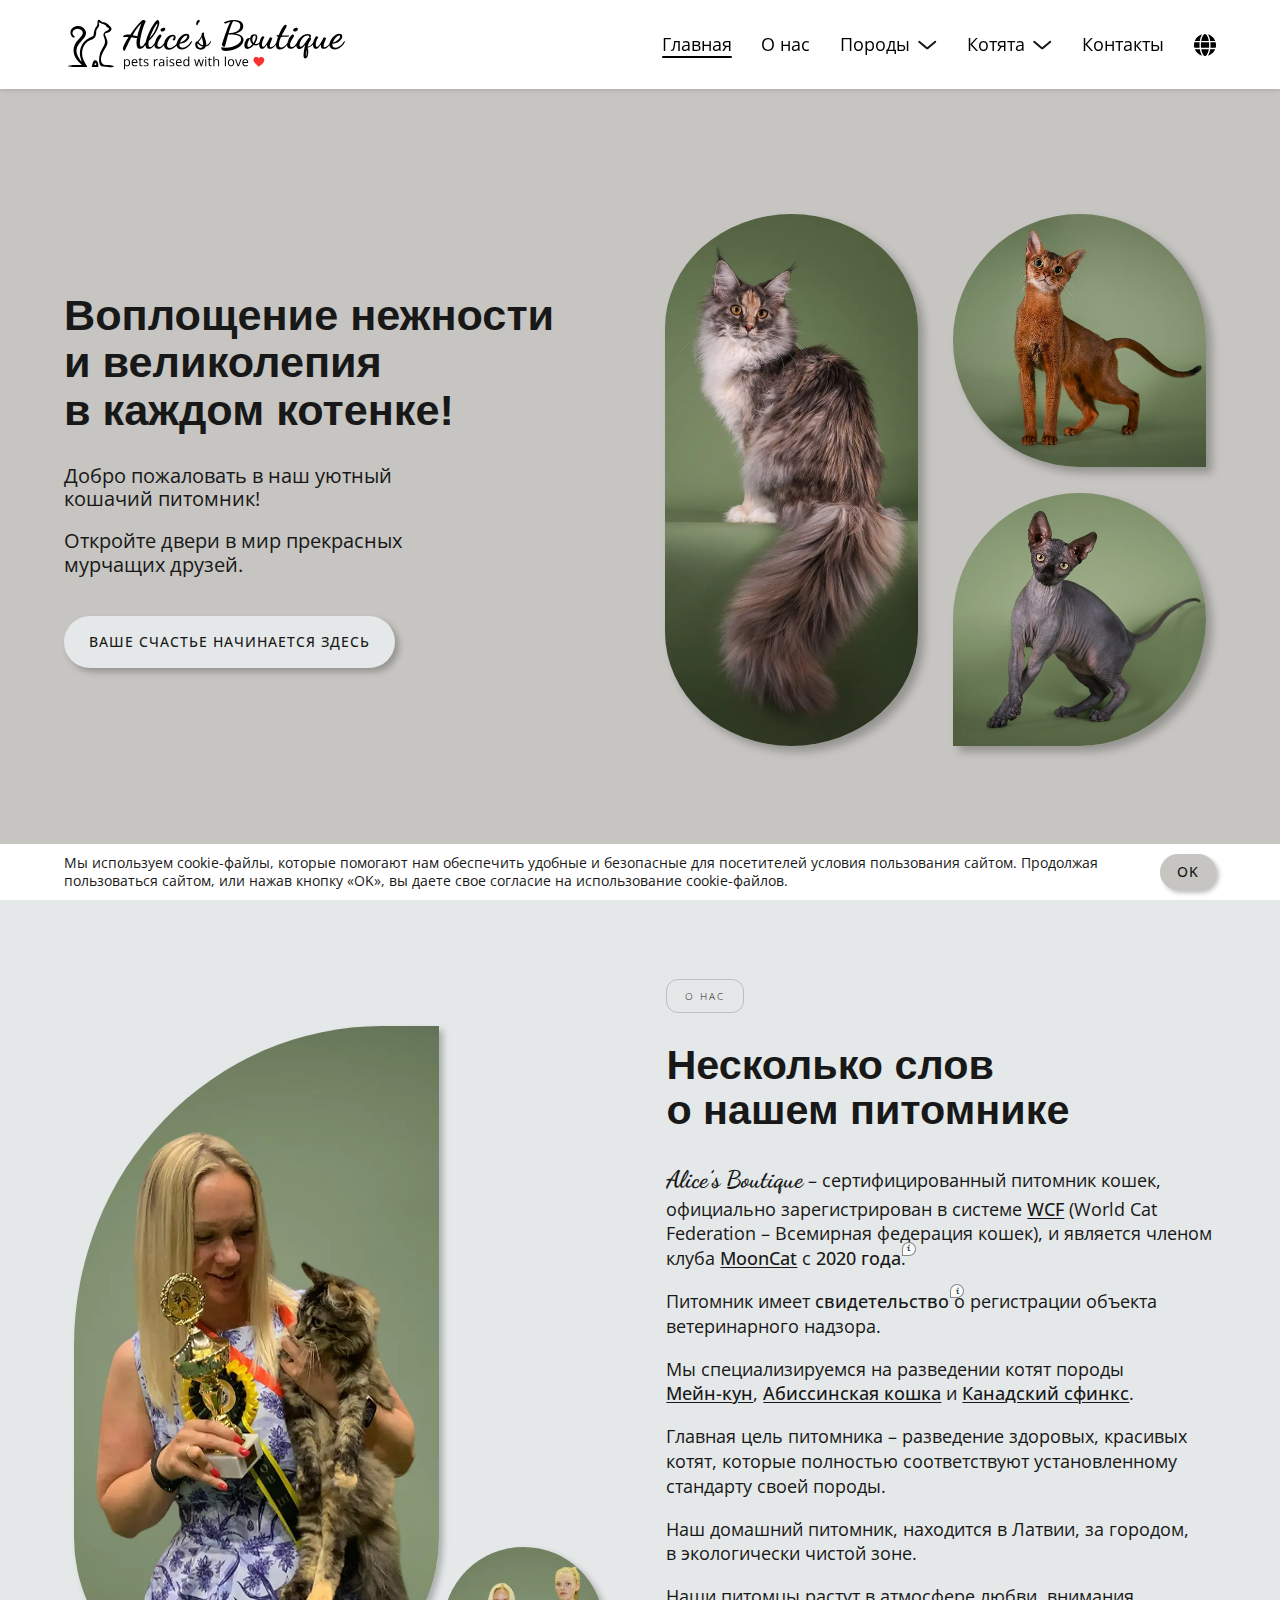
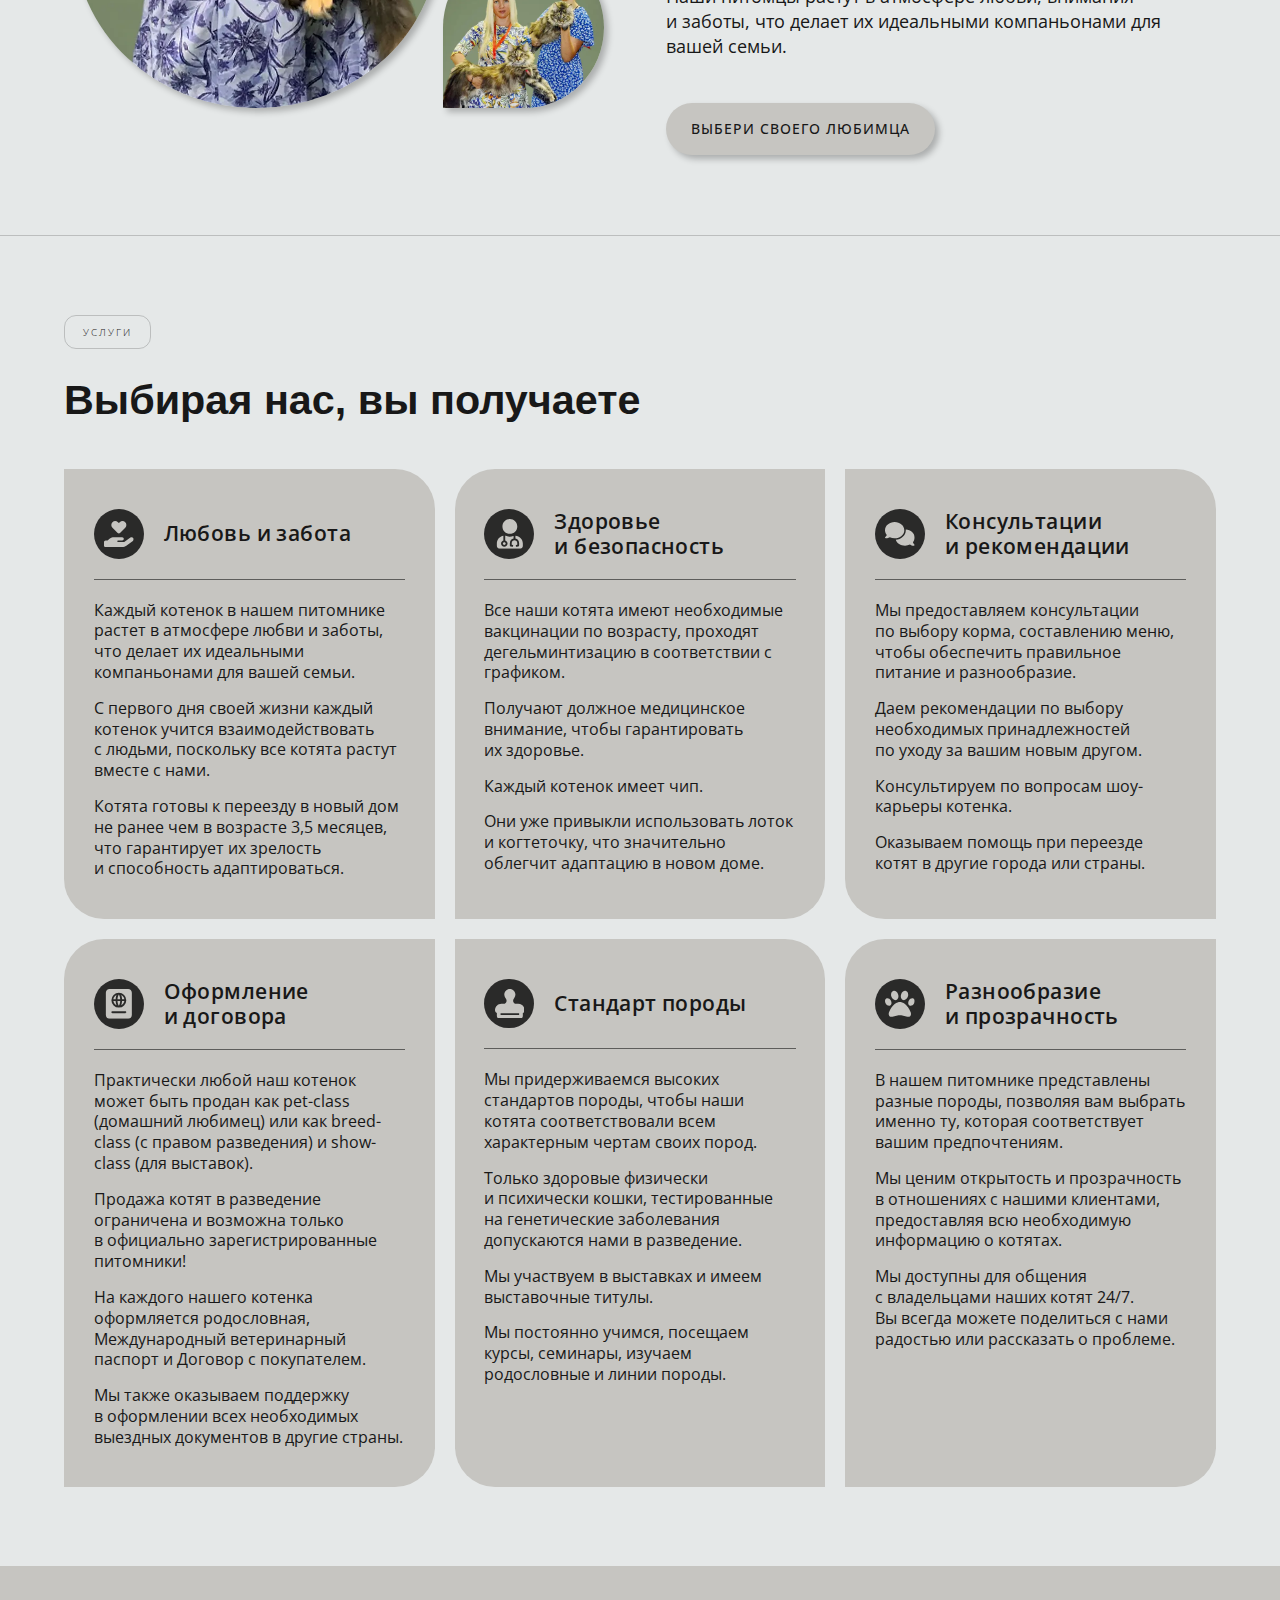
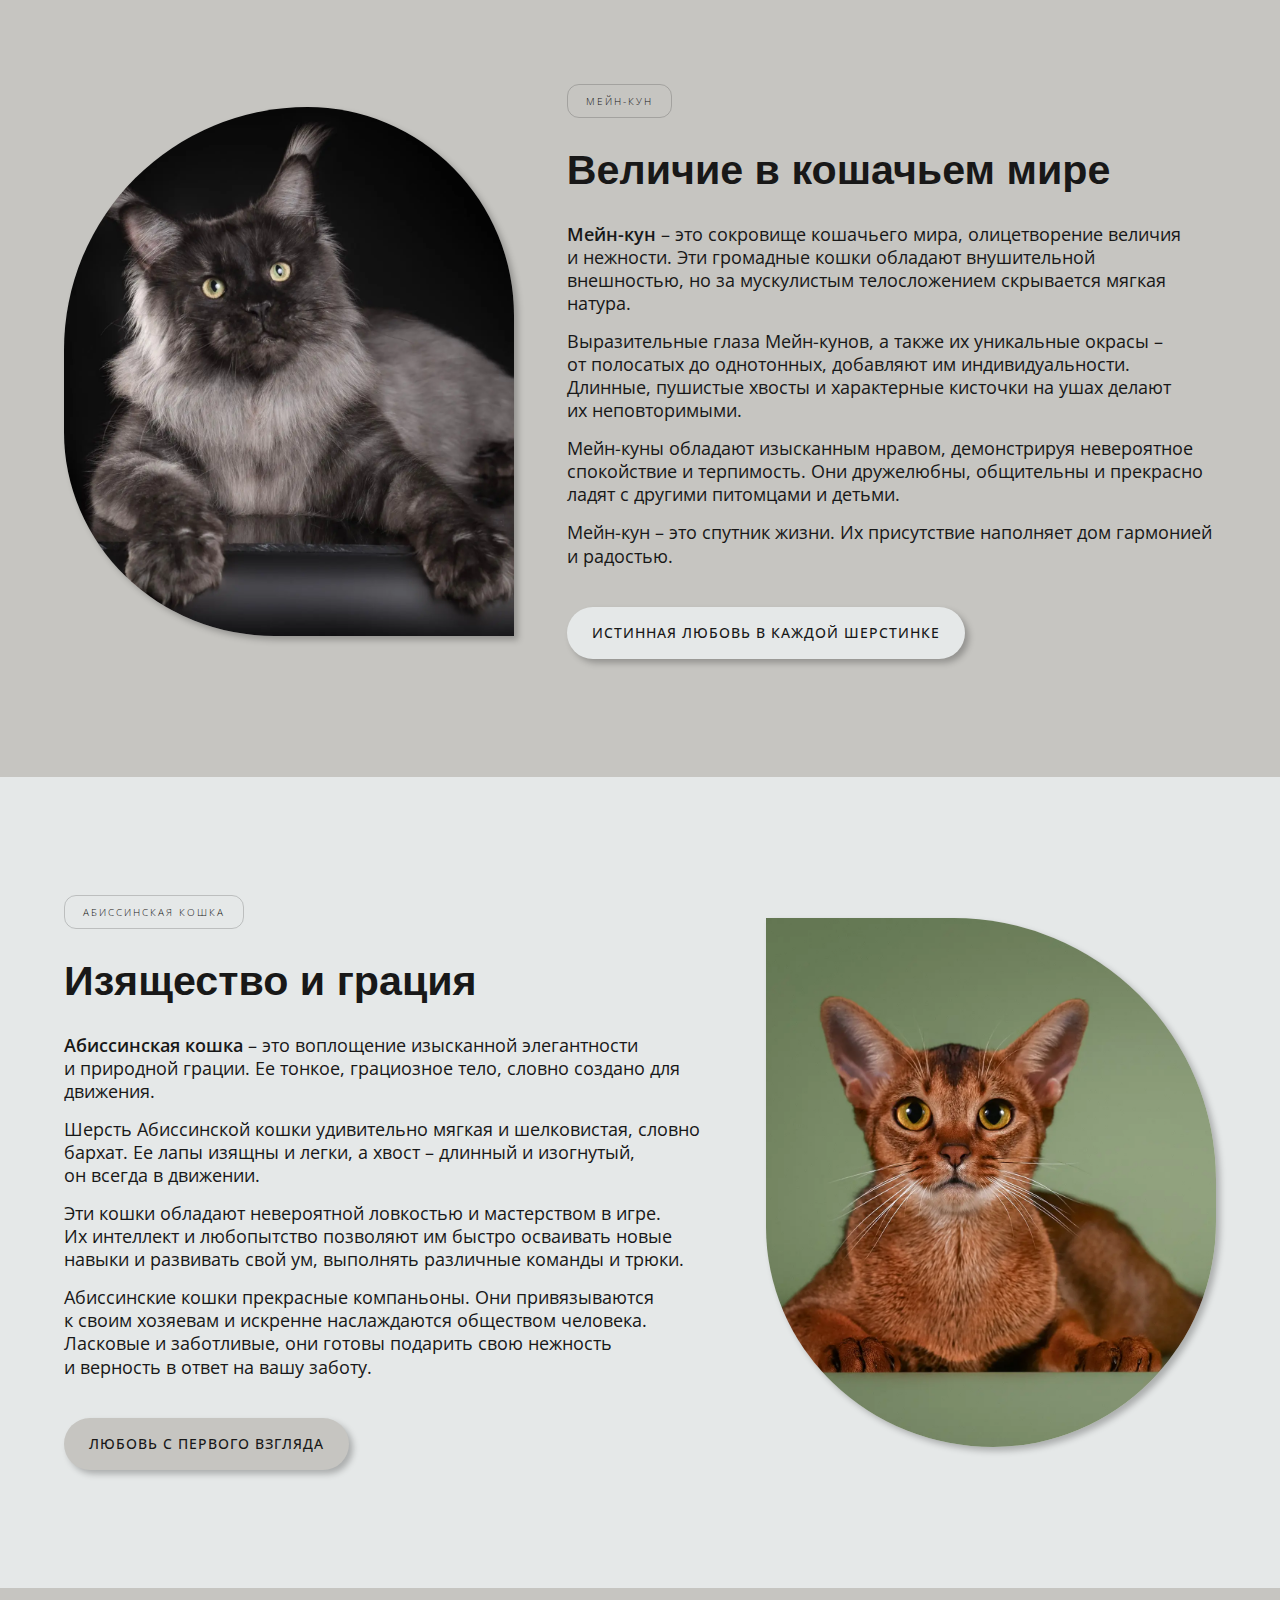
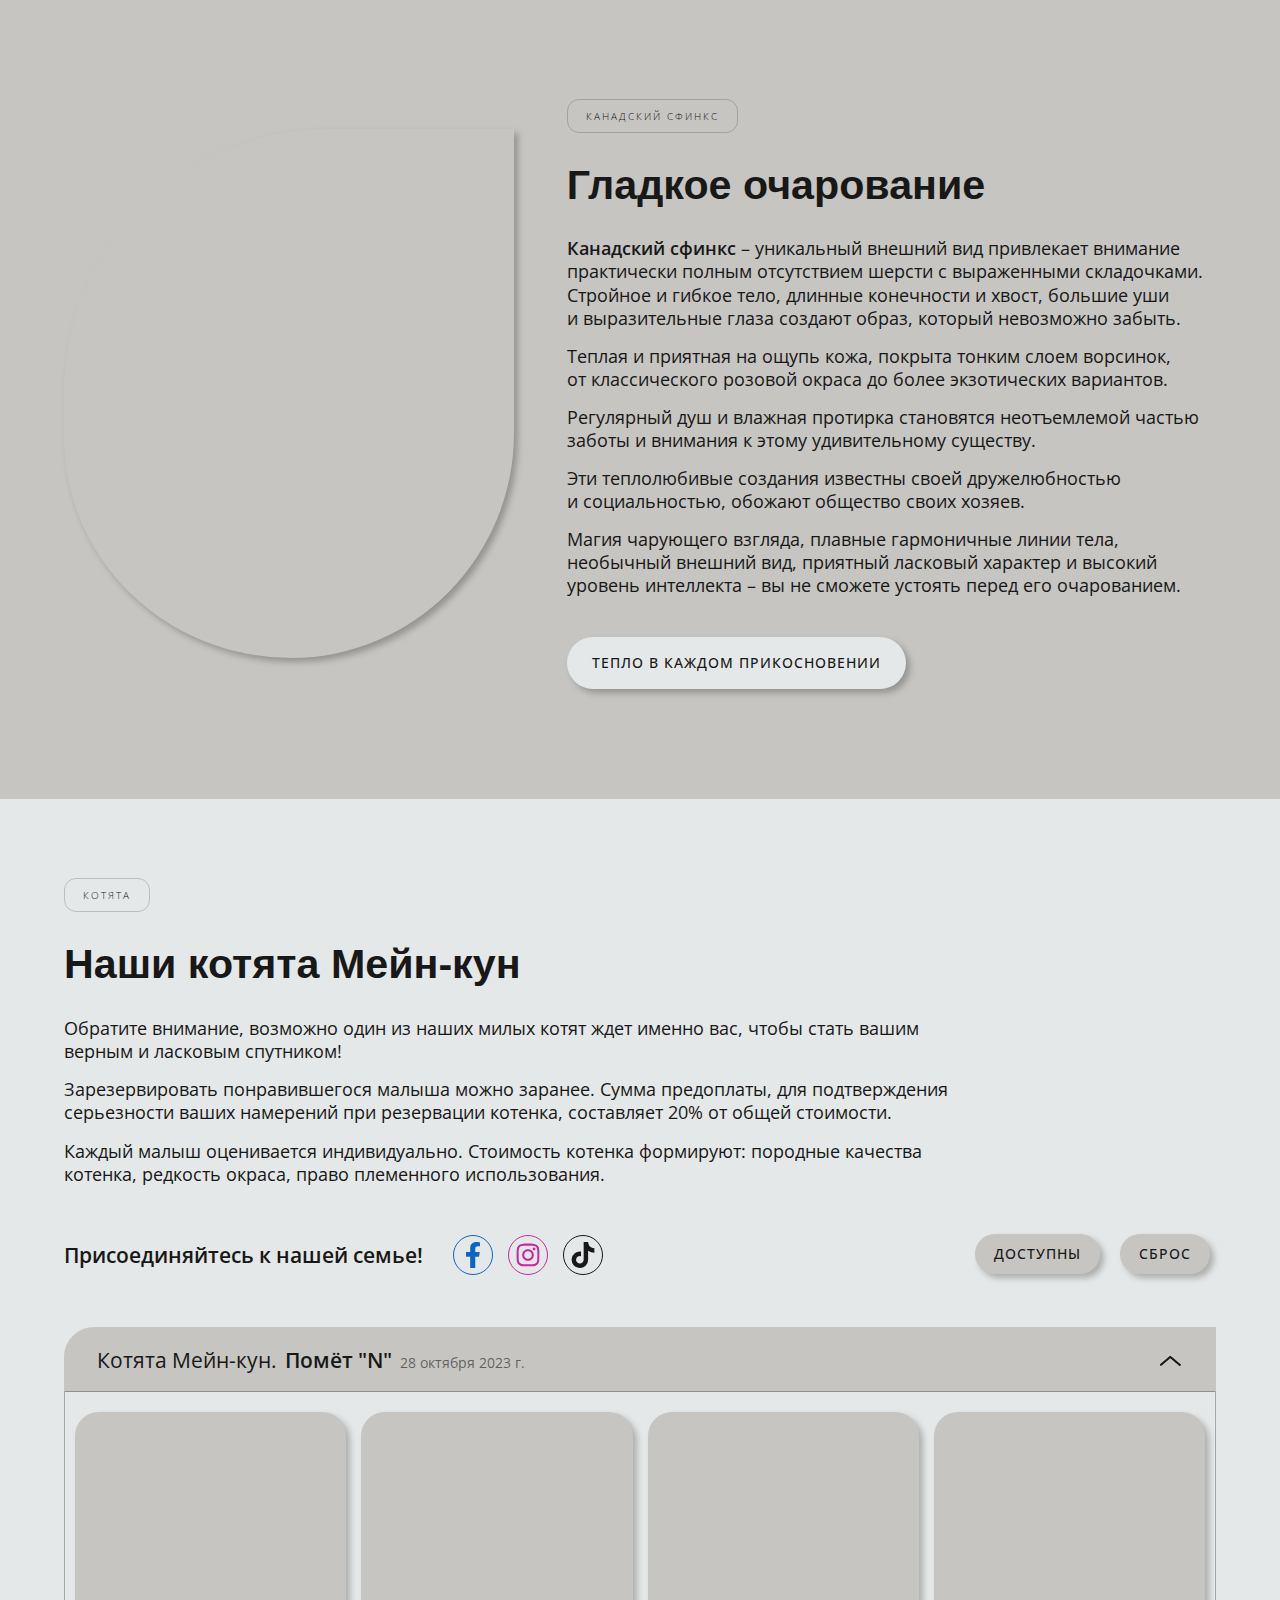
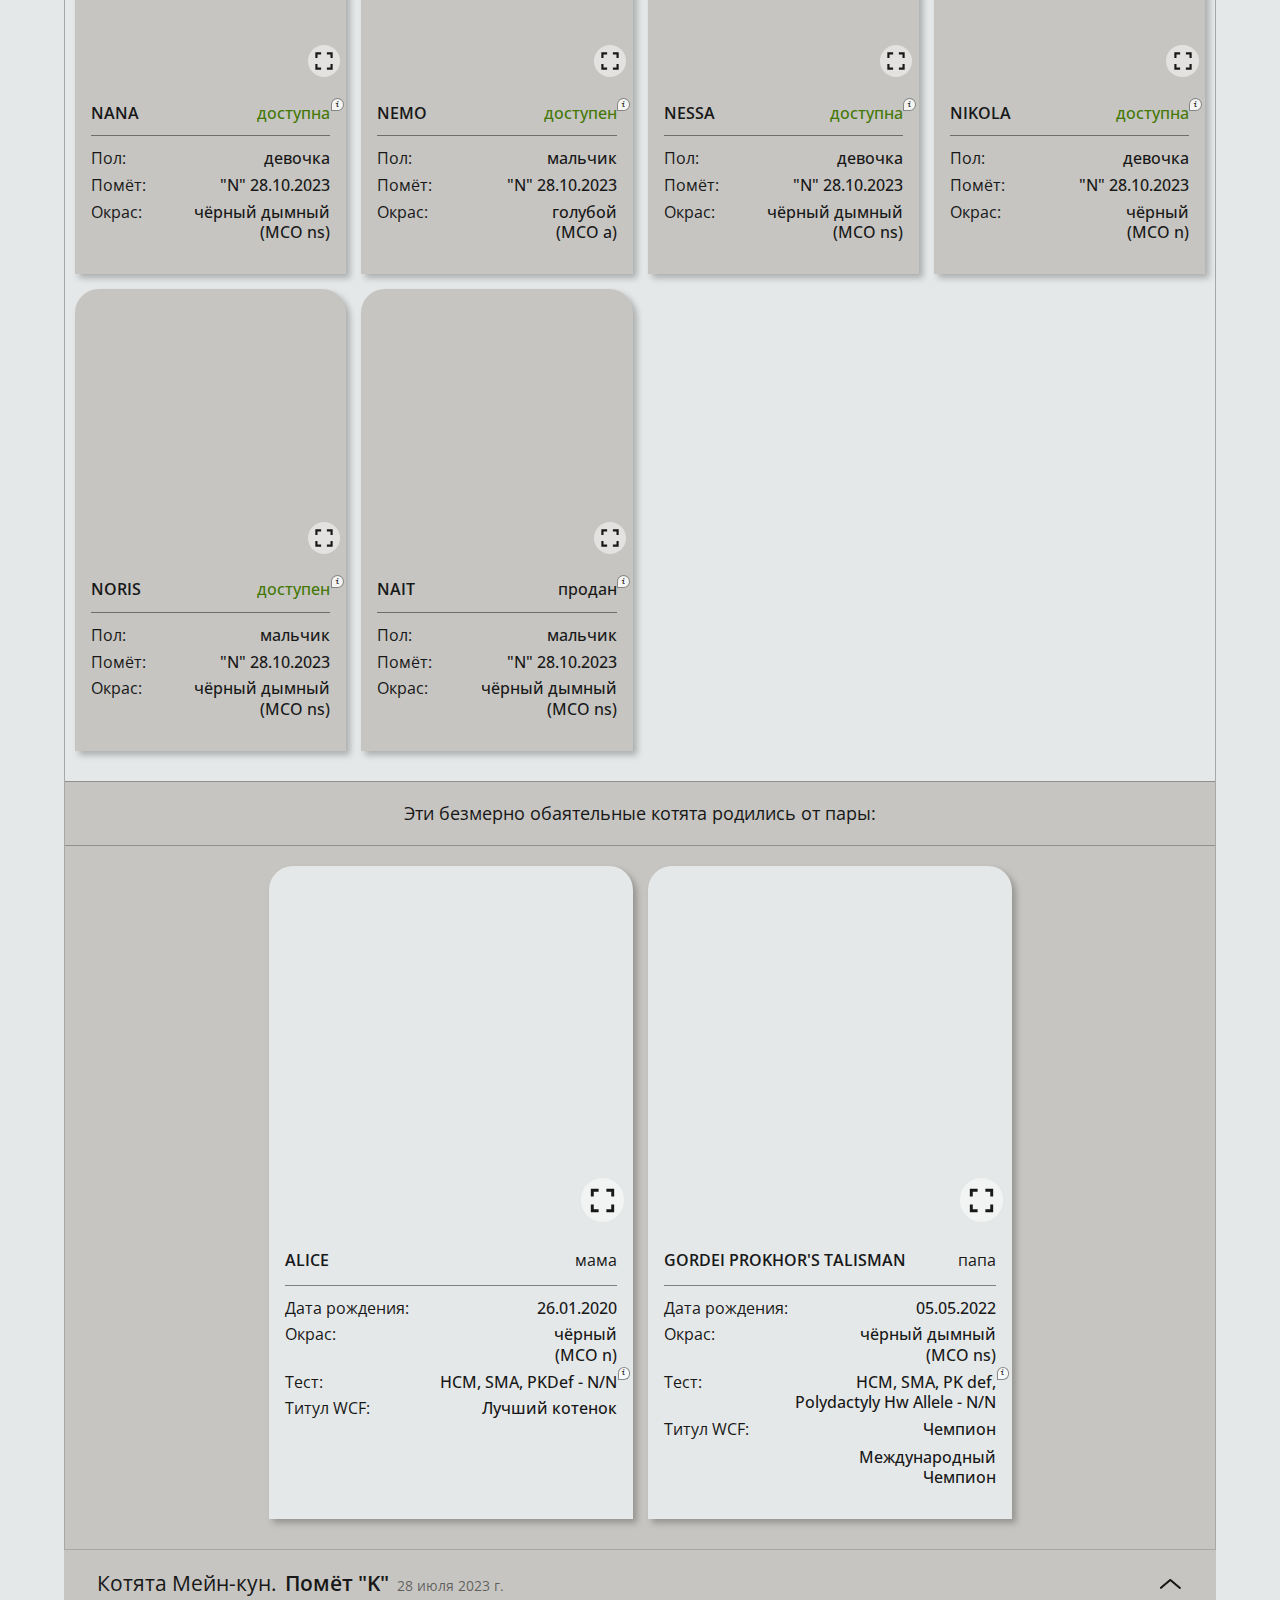
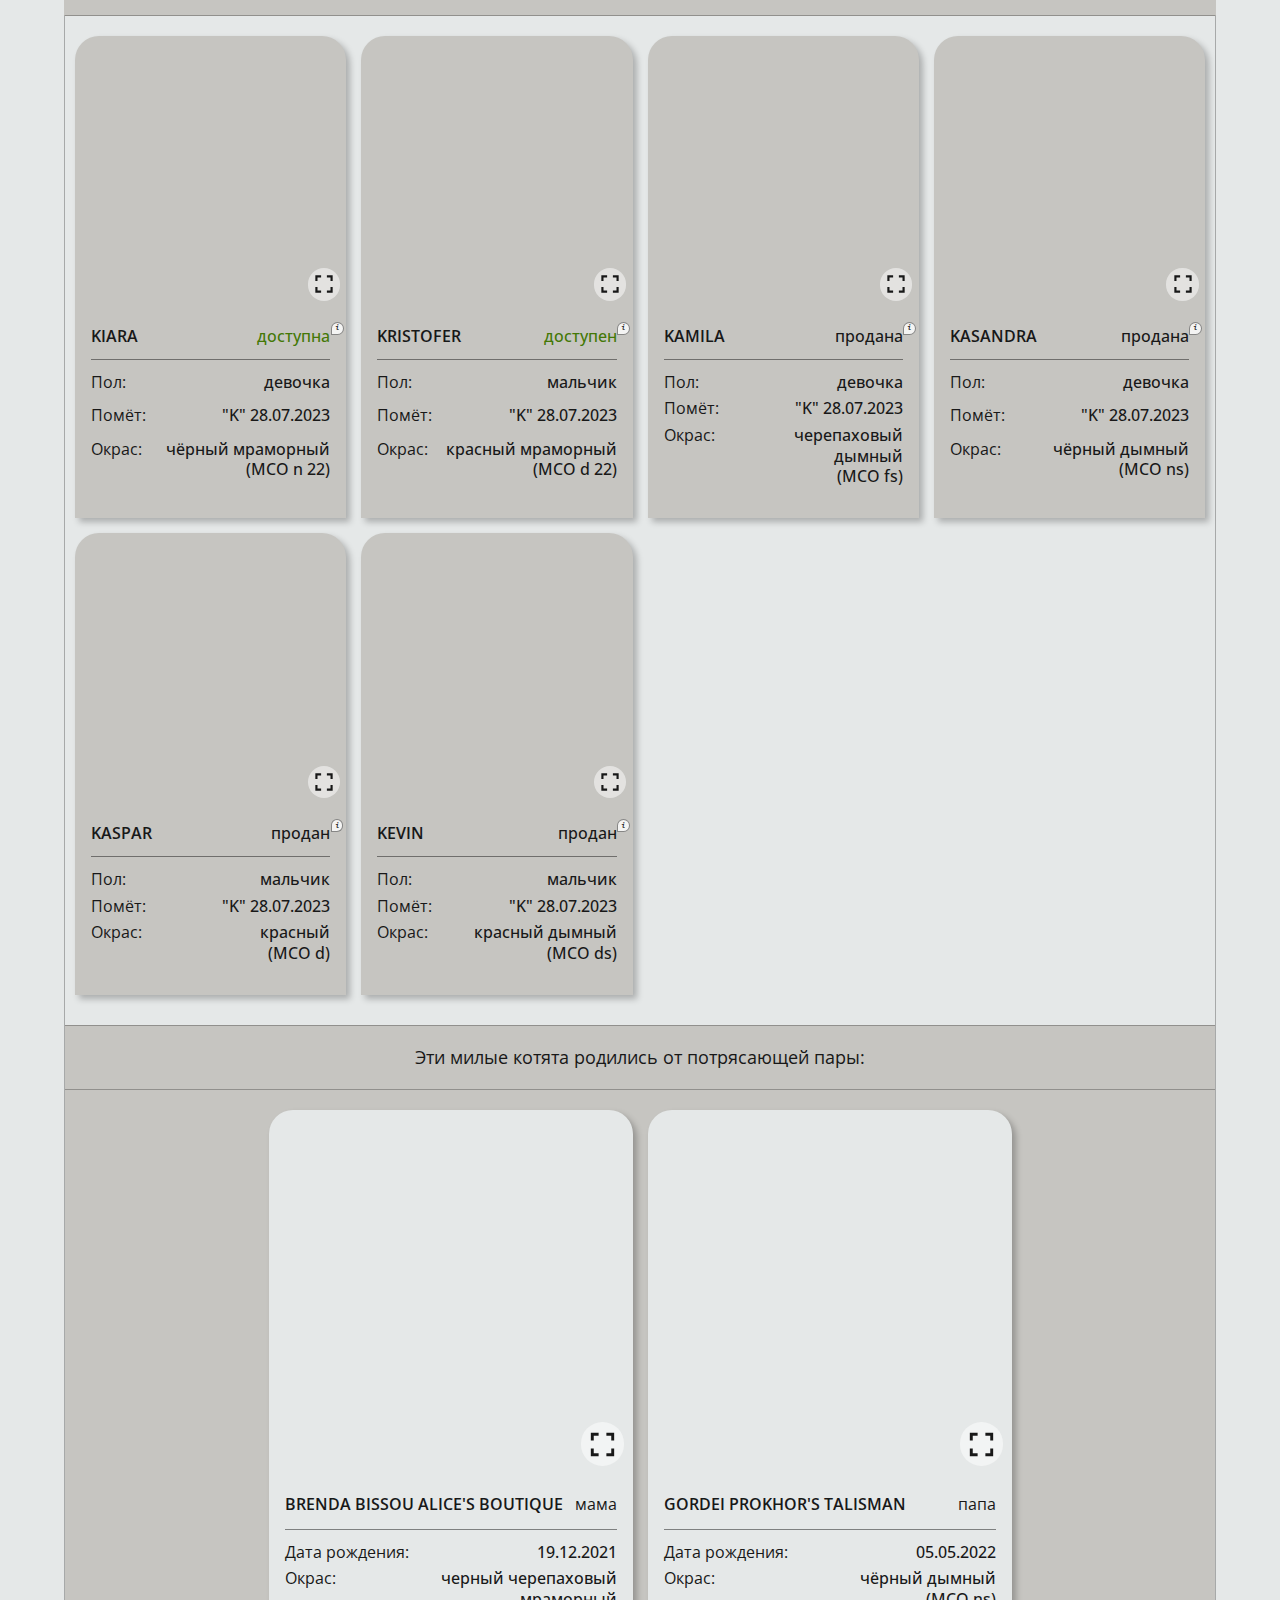
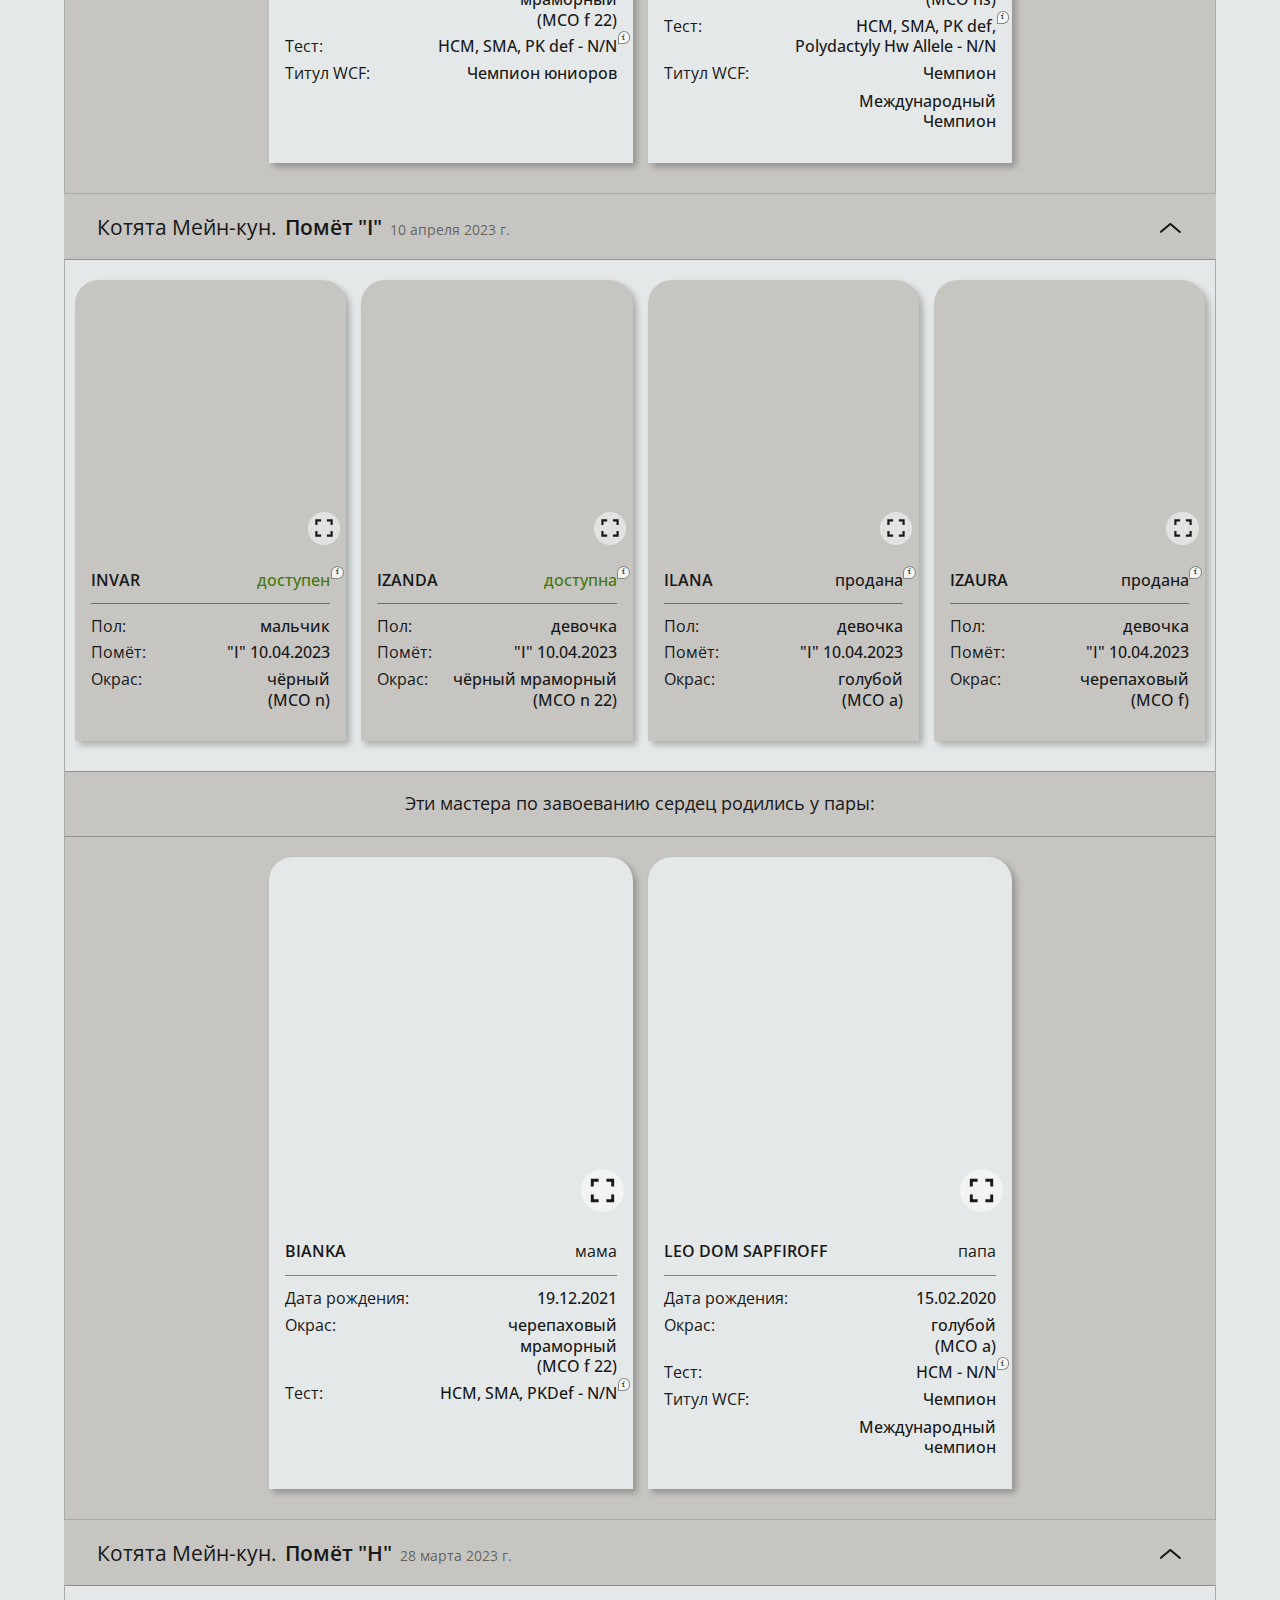
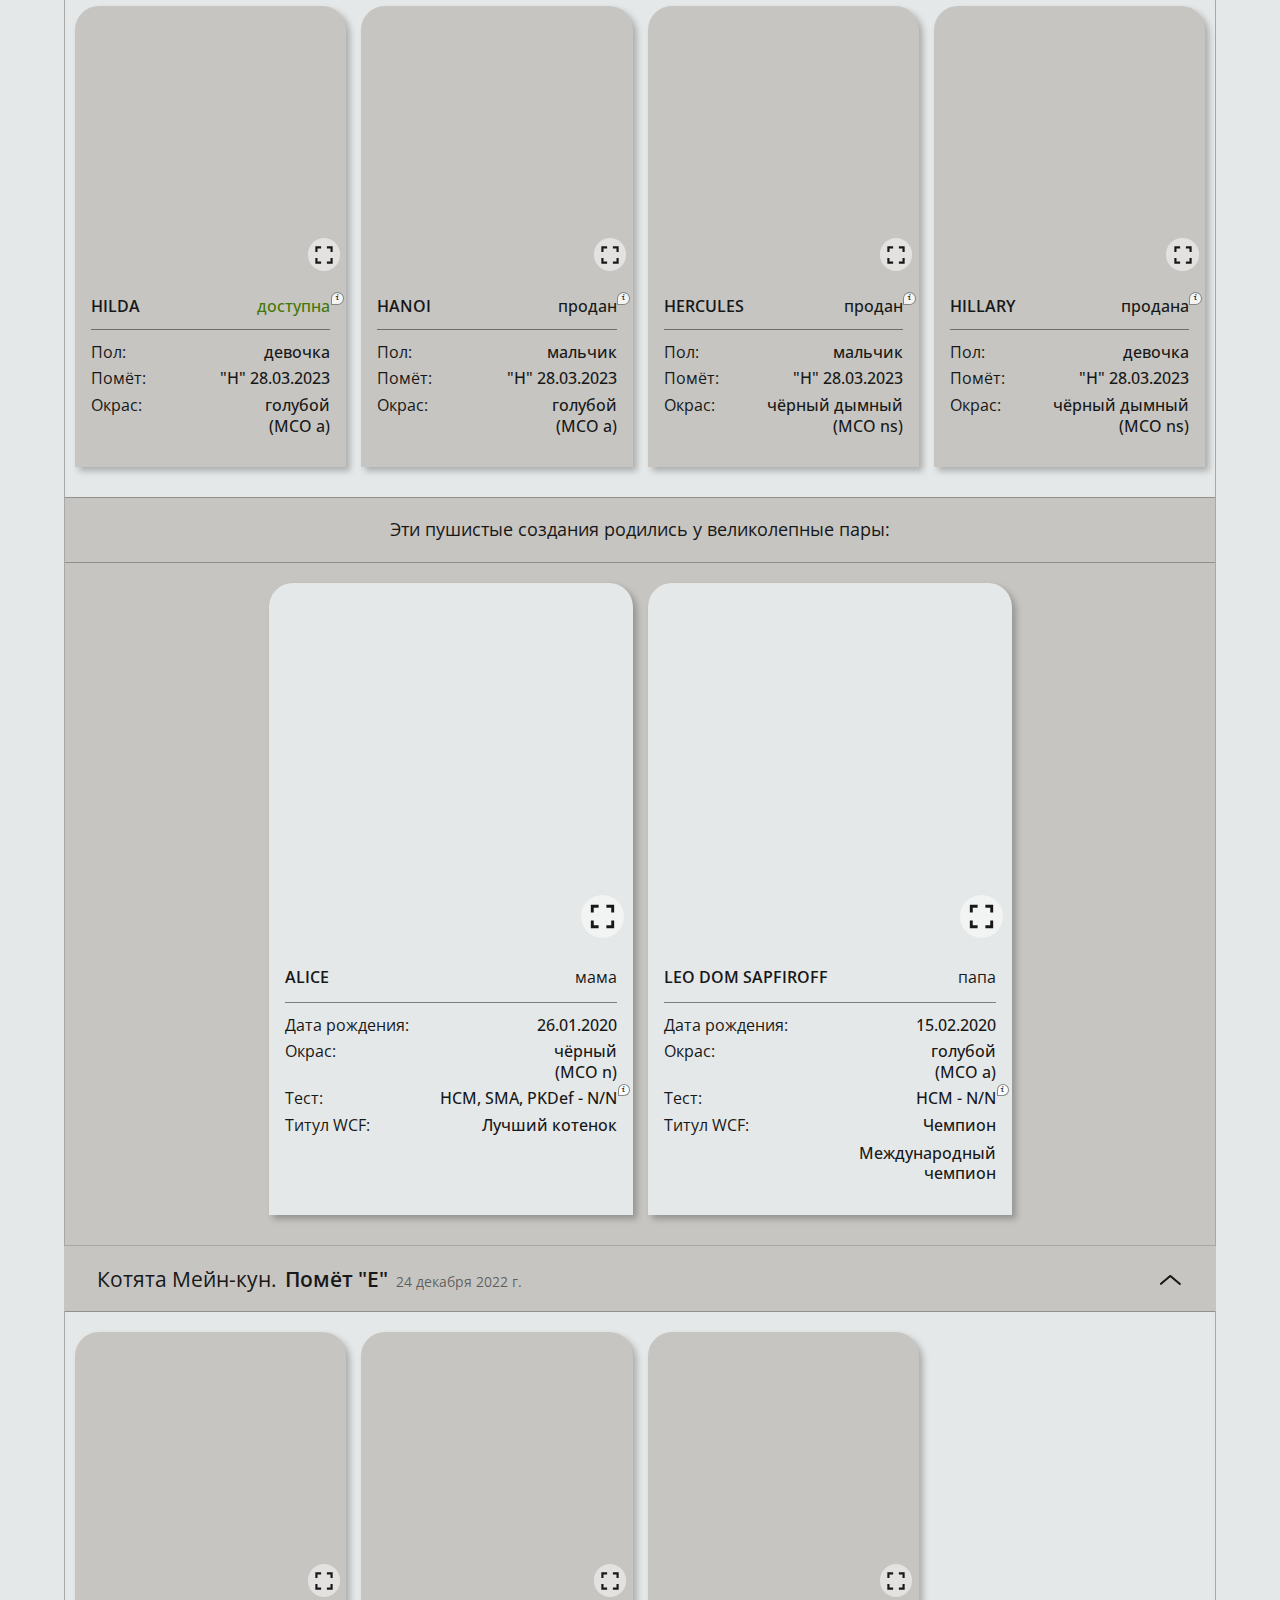
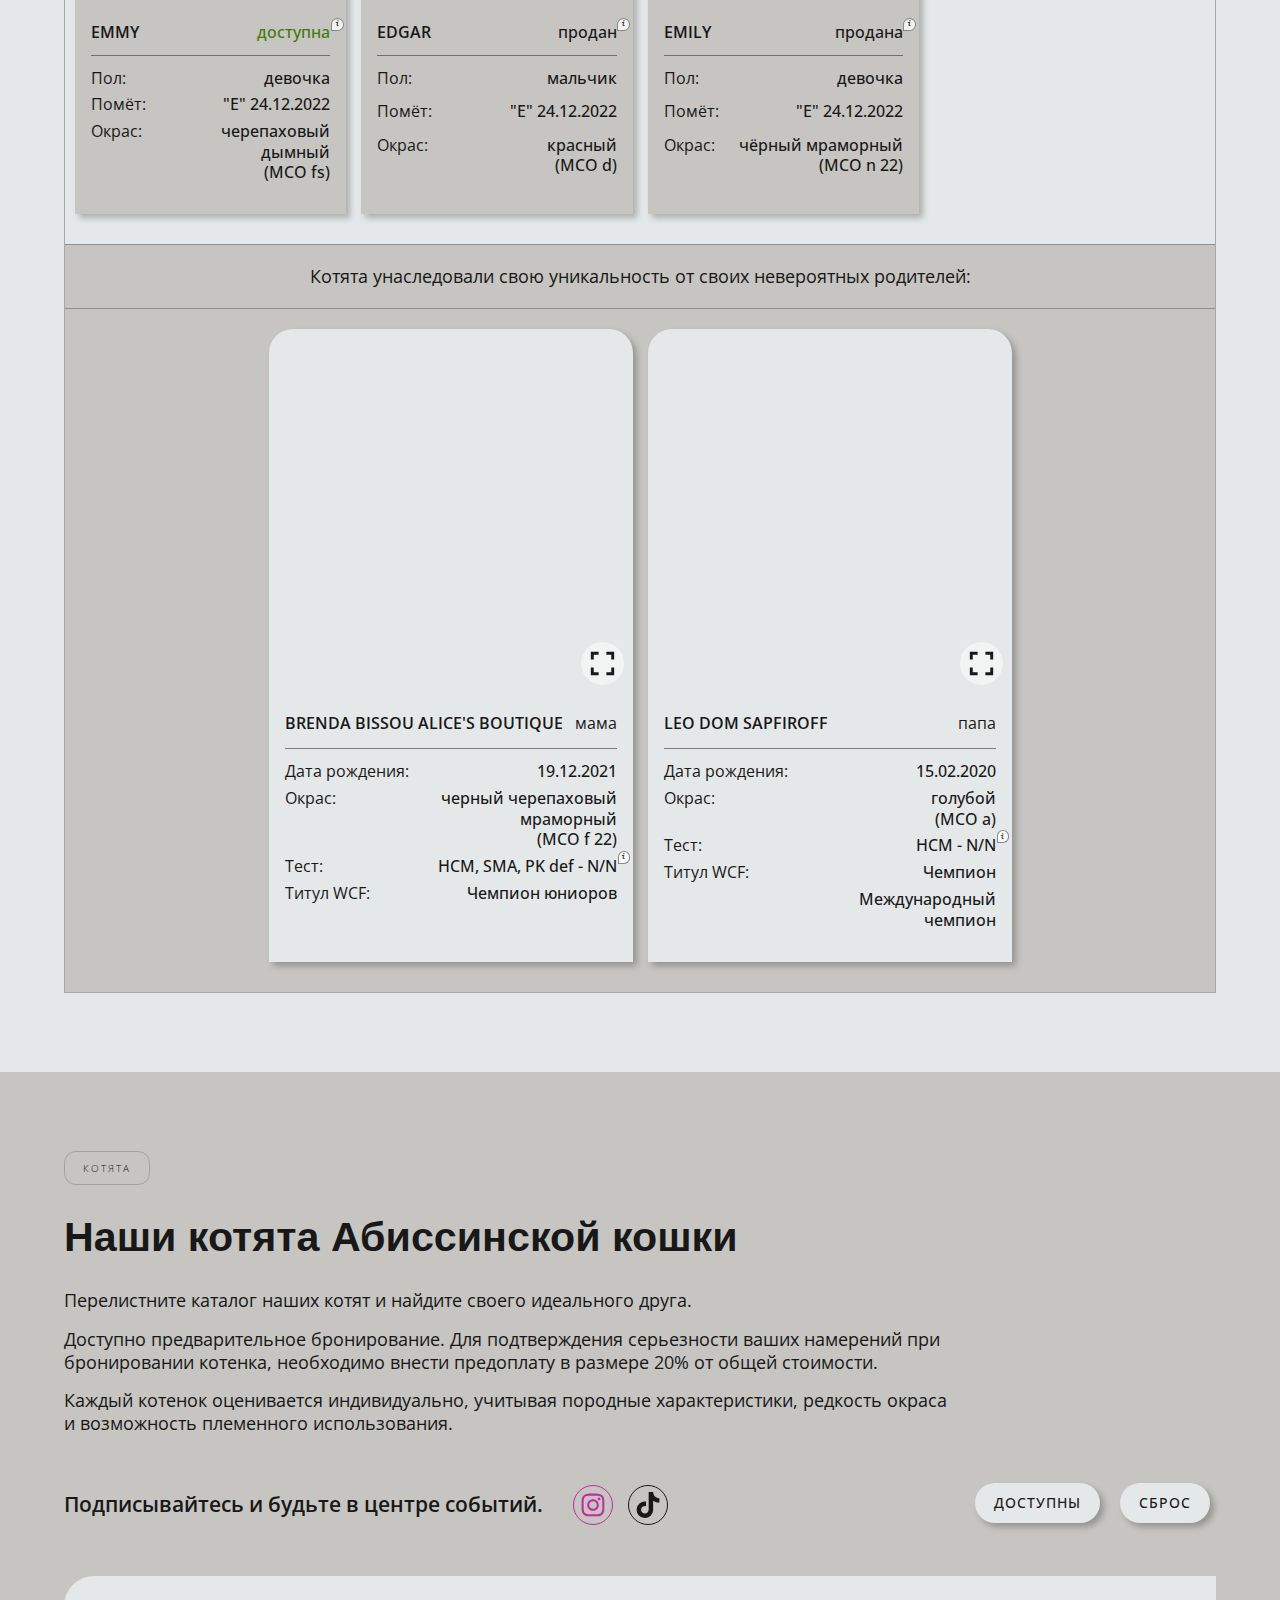
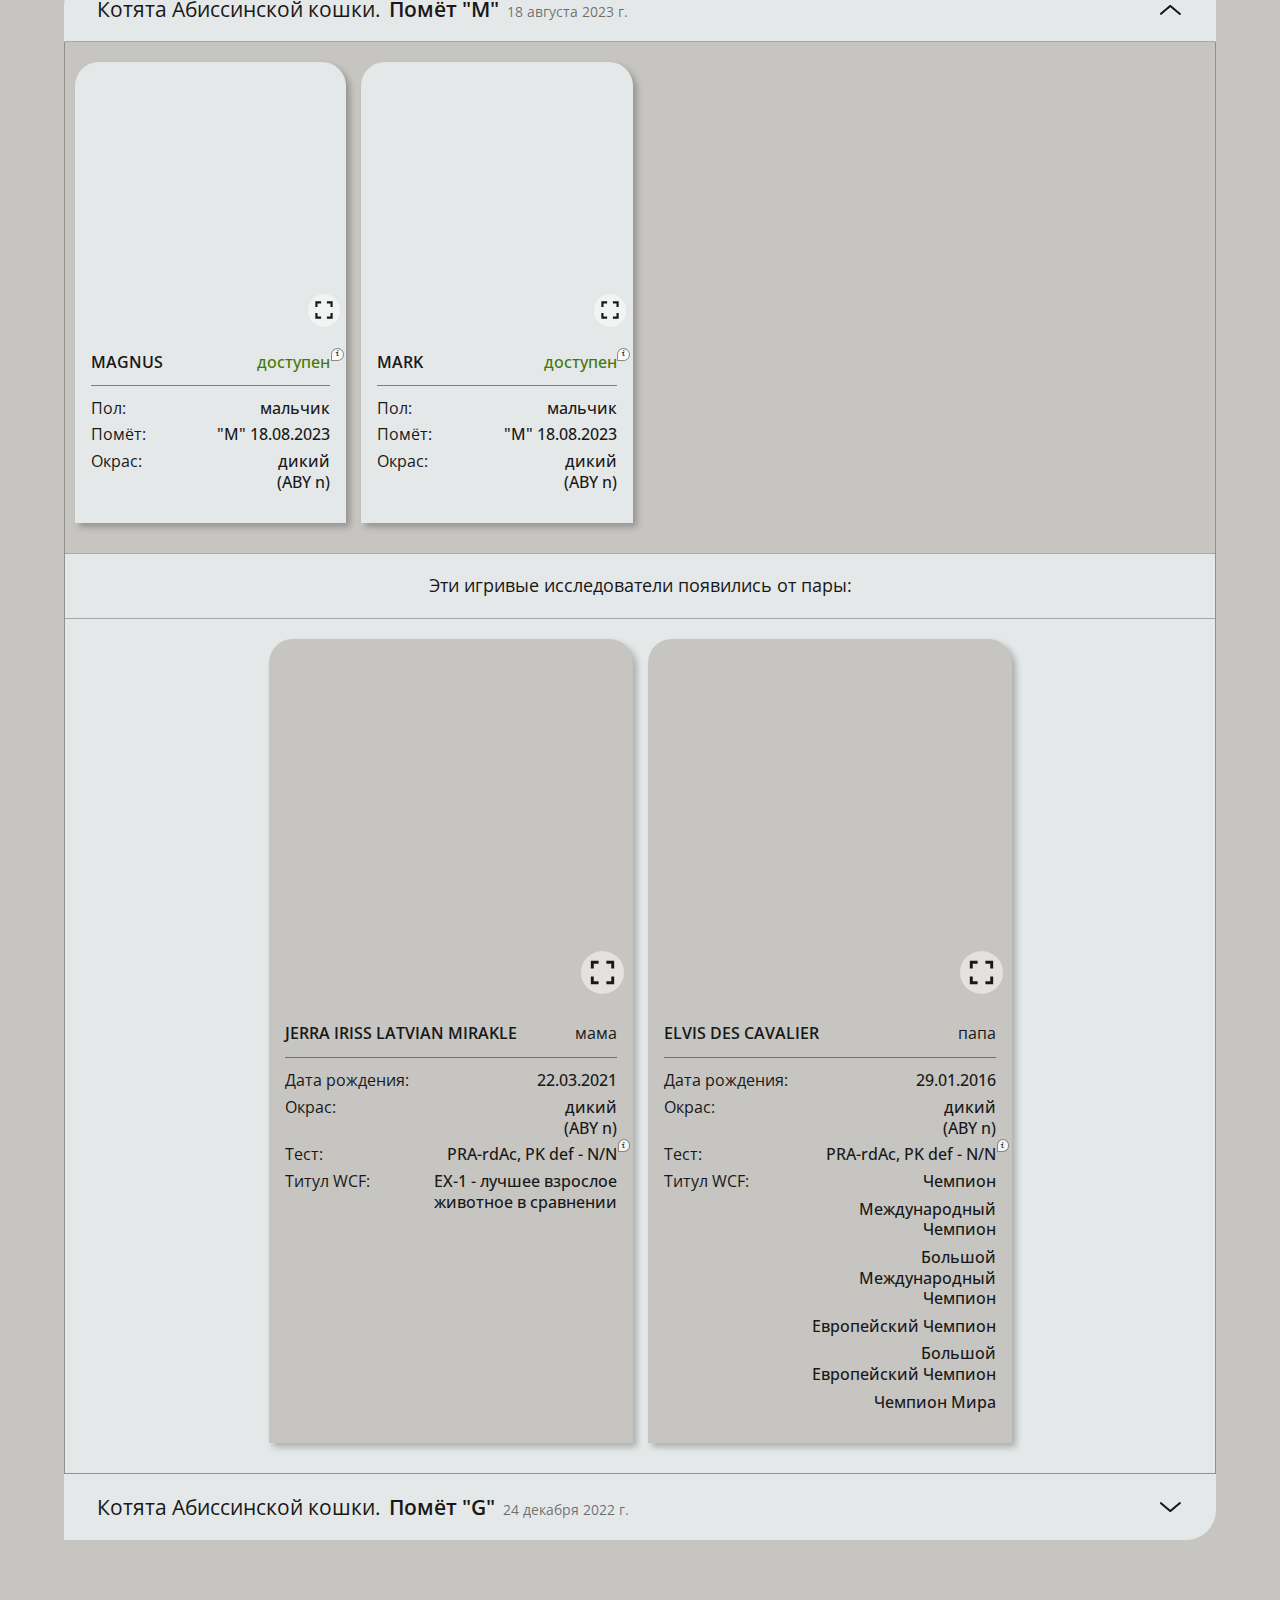
<file: index.html>
<!DOCTYPE html>
<html lang="ru">

<head>
	<meta charset="UTF-8">
	<meta http-equiv="X-UA-Compatible" content="IE=edge">
	<meta name="viewport" content="width=device-width, initial-scale=1.0">
	<title>Котята породы Мейн-кун, Абиссинская кошка, Канадский сфинкс</title>

	<meta name="description"
		content="Alice's boutique - животные выращенные с любовью. WCF Сертифицированный питомник кошек пород: Мейн-кун, Абиссинская кошка, Канадский сфинкс.">
	<!-- ! -->
	<link rel="canonical" href="https://URL-адрес/">
	<link rel="alternate" hreflang="x-default" href="https://URL-адрес/en/">
	<link rel="alternate" hreflang="en-GB" href="https://URL-адрес/en/">
	<link rel="alternate" hreflang="lv" href="https://URL-адрес/lv/">

	<!-- GOOGLE FONTS -->
	<link rel="preconnect" href="https://fonts.googleapis.com">
	<link rel="preconnect" href="https://fonts.gstatic.com" crossorigin>
	<!-- <link href="https://fonts.googleapis.com/css2?family=Cabin:wght@400;600&family=Dancing+Script:wght@600;700&family=Lato&family=Montserrat&family=Open+Sans:wght@300;400;500;600;700&family=Poppins:wght@300;400;500;700&family=Roboto&family=Source+Sans+3:wght@400;600;700;900&family=Tangerine:wght@400;700&family=Ubuntu&Oswald:wght@600&family=Playfair+Display:wght@600&Nunito+Sans:opsz,wght@6..12,400;6..12,600;6..12,700;6..12,800&family=Source+Code+Pro:ital,wght@1,500&display=swap" rel="stylesheet"> -->
	<!-- <link href="https://fonts.googleapis.com/css2?family=Open+Sans:wght@300;400;500;600;700&display=swap" rel="stylesheet"> -->
	<!-- <link href="https://fonts.googleapis.com/css2?family=Dancing+Script:wght@700&family=Open+Sans:wght@300;400;500;600;700&display=swap" rel="stylesheet"> -->
	<!-- <link href="https://fonts.googleapis.com/css2?family=Dancing+Script:wght@700&family=Open+Sans:wght@300;400;500;600;700&family=Source+Code+Pro:ital@1&display=swap" rel="stylesheet"> -->
	<!-- <link href="https://fonts.googleapis.com/css2?family=Dancing+Script:wght@700&family=Open+Sans:wght@300;400;500;600;700&family=Source+Code+Pro:ital,wght@1,600&display=swap" rel="stylesheet"> -->
	<link
		href="https://fonts.googleapis.com/css2?family=Dancing+Script:wght@700&family=Open+Sans:ital,wght@0,300;0,400;0,500;0,600;0,700;1,400&family=Source+Code+Pro:ital,wght@1,600&display=swap"
		rel="stylesheet">

	<!-- FAVICON -->
	<link rel="icon" href="favicon.ico">
	<link rel="icon" href="favicons/favicon.svg" type="image/svg+xml">
	<link rel="apple-touch-icon" href="favicons/apple-touch-icon.png" sizes="180x180">
	<link rel="icon" href="favicons/favicon-32x32.png" type="image/png" sizes="32x32">
	<link rel="icon" href="favicons/favicon-16x16.png" type="image/png" sizes="16x16">
	<link rel="manifest" href="favicons/site.webmanifest">
	<link rel="mask-icon" href="favicons/safari-pinned-tab.svg" color="#181818">
	<meta name="msapplication-TileColor" content="#c6c5c1">
	<meta name="theme-color" content="#ffffff">

	<!-- CSS -->
	<link rel="stylesheet" href="css/style.css">
</head>

<body>
	<div class="wrapper">
		<!-- HEADER ===================================================================== -->
		<header class="header">
			<div class="header__container">
				<!-- LOGO -->
				<a class="header__logo logo _ibg" tabindex="1" data-goto="#home" href="#home"
					aria-label="Логотип - силуэт кота с названием 'Boutique Алисы'. Слоган 'Животные, воспитанные с любовью' подчеркивает заботу и преданность, а символическое красное сердце завершает изображение, выражая тепло и любовь к животным. Перейти в начало страницы.">
					<img src="icons/logo/logo.svg"
						alt="Логотип представляет собой силуэт кота с названием 'Alice's Boutique'. Слоган 'Животные выращены с любовью' подчеркивает заботу и преданность, а символическое красное сердце дополняет образ, выражая теплоту и любовь к животным.">
				</a>
				<!-- /logo -->

				<!-- MENU-NAV -->
				<div class="header__menu menu">
					<nav class="menu__body">
						<ul class="menu__list">
							<!-- MAIN PAGE -->
							<li class="menu__item">
								<a class="menu__link _active" data-goto="#home" href="#home"
									aria-label="Переход в начало страницы.">
									<span>Главная</span>
								</a>
							</li>
							<!-- /main page -->

							<!-- ABOUT US -->
							<li class="menu__item">
								<a class="menu__link" data-goto="#about" href="#about" aria-label="Узнать больше о нас.">
									<span>О&nbsp;нас</span>
								</a>
							</li>
							<!-- /about us -->

							<!-- BREEDS -->
							<li class="menu__item">
								<a class="menu__link" data-goto="#breeds" href="#breeds"
									aria-label="Перейти к разделу о породах.">
									<span>Породы</span>
								</a>
								<button class="menu__arrow arrow"
									aria-label="Показать список пород кошек в раскрывающемся меню">
								</button>

								<!-- SUB-MENU BREEDS -->
								<nav class="menu__sub-menu sub-menu">
									<ul class="sub-menu__list">
										<li class="sub-menu__item">
											<a class="sub-menu__link" href="#breed-maine-coon" data-goto="#breed-maine-coon"
												aria-label="Перейти к информации о породе Мейн-кун.">
												<span class="sub-menu__text">Мейн-кун</span>
											</a>
										</li>

										<li class="sub-menu__item">
											<a class="sub-menu__link" href="#breed-abyssinian" data-goto="#breed-abyssinian"
												aria-label="Перейти к информации о породе Абиссинская кошка.">
												<span class="sub-menu__text">Абиссинская&nbsp;кошка</span>
											</a>
										</li>

										<li class="sub-menu__item">
											<a class="sub-menu__link" href="#breed-sphynx" data-goto="#breed-sphynx"
												aria-label="Перейти к информации о породе Канадский сфинкс.">
												<span class="sub-menu__text">Канадский&nbsp;сфинкс</span>
											</a>
										</li>
									</ul>
								</nav>
								<!-- /sub-menu breeds -->
							</li>
							<!-- /breeds -->

							<!-- KITTENS -->
							<li class="menu__item">
								<a class="menu__link" data-goto="#kittens" href="#kittens"
									aria-label="Перейти к разделу о котятах.">
									<span>Котята</span>
								</a>
								<button class="menu__arrow arrow"
									aria-label="Показать выпадающее меню с выбором котят по породам."></button>

								<!-- SUB-MENU KITTENS -->
								<nav class="menu__sub-menu sub-menu">
									<ul class="sub-menu__list">
										<li class="sub-menu__item">
											<a class="sub-menu__link" href="#kittens-maine-coon" data-goto="#kittens-maine-coon"
												aria-label="Перейти к выбору котят породы Мейн-кун.">
												<span class="sub-menu__text">Мейн-кун</span>
											</a>
										</li>

										<li class="sub-menu__item">
											<a class="sub-menu__link" href="#kittens-abyssinian" data-goto="#kittens-abyssinian"
												aria-label="Перейти к выбору котят породы Абиссинская кошка.">
												<span class="sub-menu__text">Абиссинская&nbsp;кошка</span>
											</a>
										</li>

										<li class="sub-menu__item">
											<a class="sub-menu__link" href="#kittens-sphynx" data-goto="#kittens-sphynx"
												aria-label="Перейти к выбору котят породы Канадский сфинкс.">
												<span class="sub-menu__text">Канадский&nbsp;сфинкс</span>
											</a>
										</li>
									</ul>
								</nav>
								<!-- /sub-menu kittens -->
							</li>
							<!-- /kittens -->

							<!-- CONTACTS -->
							<li class="menu__item">
								<a class="menu__link" data-goto="#footer" href="#footer"
									aria-label="Перейти к контактной информации.">
									<span>Контакты</span>
								</a>
							</li>
							<!-- /contacts -->
						</ul>
					</nav>
				</div>
				<!-- /menu-nav -->

				<!-- LANGUAGE -->
				<div class="header__lang lang">
					<button class="lang__button" tabindex="2" type="button" aria-label="Выбор языка.">
						<svg>
							<use xlink:href="icons/icons.svg#globe"></use>
						</svg>
					</button>
					<!-- <img src="icons/other/globe-solid.svg" alt="глобус иконка"> -->
					<ul class="lang__list">
						<li class="lang__item">
							<a class="lang__link" tabindex="2" data-lang="ru" href=""
								aria-label="Выберите русский язык для отображения контента на русском языке.">RU</a>
						</li>

						<li class="lang__item">
							<a class="lang__link" tabindex="2" data-lang="en" href=""
								aria-label="Выберите английский язык для просмотра контента на английском языке.">EN</a>
						</li>

						<li class="lang__item">
							<a class="lang__link" tabindex="2" data-lang="lv" href=""
								aria-label="Выберите латышский язык для просмотра контента на латышском языке.">LV</a>
						</li>
					</ul>
				</div>
				<!-- /language -->

				<!-- BURGER -->
				<button class="icon-menu" tabindex="3" type="button" aria-label="Открыть меню.">
					<span></span>
				</button>
				<!-- /burger -->
			</div>
		</header>
		<!-- /header -->

		<!-- MAIN-PAGE ================================================================== -->
		<main class="page">
			<!-- MAIN NEW ================================== -->
			<section class="page__main main section" id="home">
				<div class="main__container">
					<!-- MAIN CONTENT-TEXT -->
					<div class="main__content">
						<h1 class="main__title title">Воплощение нежности и&nbsp;великолепия в&nbsp;каждом котенке!</h1>

						<div class="main__text">
							<p>Добро пожаловать в&nbsp;наш уютный кошачий&nbsp;питомник!</p>
							<p>Откройте двери в&nbsp;мир прекрасных мурчащих&nbsp;друзей.</p>
						</div>

						<a class="main__link button" href="#breed" data-goto="#kittens-maine-coon"
							aria-label="Нажмите, чтобы перейти к выбору котенка.">
							<span>Ваше счастье начинается&nbsp;здесь</span>
						</a>
					</div>

					<!-- MAIN IMAGES -->
					<div class="main__images images-main">
						<!-- Maine-coon -->
						<a class="images-main__item images-main__item_1 _ibg" href="#kittens-maine-coon"
							data-goto="#kittens-maine-coon" aria-label="Перейдите к разделу с котятами породы Мейн-кун.">
							<picture>
								<source srcset="img/main/maine-coon.webp" type="image/webp">
								<img src="img/main/maine-coon.jpg"
									alt="котенок породы Мейн-кун, 7 месяцев, окрас черепаховый дымчатый с белым (MCO fs 03)"
									title="котенок породы Мейн-кун, 7 месяцев,&#010;окрас черепаховый дымчатый с белым (MCO fs 03)">
							</picture>
							<span class="images-main__overlay">Мейн-кун</span>
						</a>

						<!-- Abyssinian -->
						<a class="images-main__item images-main__item_2 _ibg" href="#kittens-abyssinian"
							data-goto="#kittens-abyssinian"
							aria-label="Загляните в раздел с котятами породы Абиссинская кошка!">
							<!-- <img src="photo-session_12-2023/abisyn_sphynx/14web.jpg" alt="котенок абиссинской породы фото"> -->
							<!-- <img src="img/main/abyssinian-3.jpg" alt="котенок абиссинской породы фото"> -->
							<picture>
								<source srcset="img/main/abyssinian.webp" type="image/webp">
								<img src="img/main/abyssinian.jpg" alt="Абиссинская кошка, 3 года, окрас дикий (ABY n)"
									title="Абиссинская кошка, 3 года,&#010;окрас дикий (ABY n)">
							</picture>
							<span class="images-main__overlay">Абиссинская кошка</span>
						</a>

						<!-- Canadian Sphynx -->
						<a class="images-main__item images-main__item_3 _ibg" href="#kittens-sphynx"
							data-goto="#kittens-sphynx" aria-label="Перейдите к разделу с котятами породы Канадский сфинкс!">
							<!-- <img src="photo-session_12-2023/abisyn_sphynx/67web.jpg" alt="Канадский сфинкс котенок фото"> -->
							<!-- <img src="photo-session_12-2023/maine-coon_sphynx/61web.jpg" alt="Канадский сфинкс котенок фото"> -->
							<!-- ??? -->
							<picture>
								<source srcset="img/main/sphynx.webp" type="image/webp">
								<img src="img/main/sphynx.jpg"
									alt="котенок породы Канадский сфинкс, 4 месяца, окрас черный (SPH n 33)"
									title="котенок породы Канадский сфинкс, 4 месяца,&#010;окрас черный (SPH n 33)">
							</picture>
							<span class="images-main__overlay">Канадский сфинкс</span>
						</a>
					</div>
				</div>
			</section>
			<!-- /main -->
			<!-- /new ====================================== -->

			<!-- ABOUT US ================================== -->
			<section class="page__about about section" id="about">
				<div class="about__container">
					<!-- <div class="about__body"> -->
					<div class="about__images images-about">
						<a class="images-about__item images-about__item_1 _ibg" data-fslightbox="about-us"
							href="img/about/about-1.jpg">
							<!-- <img src="img/about/20-2-2.jpg" alt="мейн кун котенок фото"> -->
							<!-- <img src="img/about/about-1-bg.jpg" alt="мейн кун котенок фото"> -->
							<picture>
								<source srcset="img/about/about-1-bg.webp" type="image/webp">
								<img src="img/about/about-1-bg.jpg" loading="lazy"
									alt="фото с Международной выставки кошек 7-8 августа 2022 года - владелица питомника Анна Кондрате, Мейн-кун окрас чёрный мраморный (MCO n 22)"
									title="фото с Международной выставки кошек.&#010;Владелица питомника Alice's boutique Анна Кондрате,&#010;Мейн-кун окрас чёрный мраморный (MCO n 22)">
							</picture>
						</a>

						<a class="images-about__item images-about__item_2 _ibg" data-fslightbox="about-us"
							href="img/about/about-2.jpg">
							<!-- <img src="img/about/about-2-bg.jpg" alt="два кота Мейн-кун мраморный окрас фото с выставки"> -->
							<picture>
								<source srcset="img/about/about-2-bg.webp" type="image/webp">
								<img src="img/about/about-2-bg.jpg" loading="lazy"
									alt="Международная выставка кошек фото с выставки. Заводчик питомника Alice's boutique Анна Кондрате, два кота Мейн-кун, окрас чёрный мраморный (MCO n 22)"
									title="Международная выставка кошек.&#010;Заводчик питомника Alice's boutique Анна Кондрате,&#010;два кота Мейн-кун, окрас чёрный мраморный (MCO n 22)">
							</picture>
						</a>
					</div>

					<div class="about__content">
						<div class="about__label label">О нас</div>

						<h2 class="about__title title">Несколько слов о&nbsp;нашем&nbsp;питомнике</h2>

						<div class="about__text">
							<p>
								<span class="about__text_font">Alice&rsquo;s Boutique</span>&nbsp;&ndash; сертифицированный
								питомник кошек, официально зарегистрирован в&nbsp;системе
								<a href="https://wcf.de/en/" target="_blank"
									aria-label="Ссылка на сайт Международной Федерации Кошек">WCF</a>
								(World Cat Federation&nbsp;&ndash; Всемирная федерация кошек), и&nbsp;является членом клуба
								<a href="https://mooncat.lv/ru/o-klube" target="_blank"
									aria-label="Ссылка на сайт Клуба любителей кошек Mooncat">MoonCat</a>
								с&nbsp;<span class="_tooltip"
									data-tooltip="Владелец: <strong>Анна Кондрате</strong><br>Рег. №: <strong>LV MC 247/27812-2020(H)</strong>">2020&nbsp;года</span>.
							</p>
							<p>
								Питомник имеет
								<span class="_tooltip" data-tooltip="Рег. №: <strong>087425</strong>">свидетельство</span>
								о&nbsp;регистрации объекта ветеринарного надзора.
							</p>
							<p>
								Мы специализируемся на&nbsp;разведении котят породы
								<a href="#breed-maine-coon" data-goto="#breed-maine-coon"
									aria-label="Перейти к разделу о породе Мейн-кун."><span>Мейн-кун</span></a>,
								<a href="#breed-abyssinian" data-goto="#breed-abyssinian"
									aria-label="Перейти к разделу об Абиссинских кошках.">Абиссинская кошка</a>
								и&nbsp;<a href="#breed-sphynx" data-goto="#breed-sphynx"
									aria-label="Перейти к разделу о породе Канадский сфинкс.">Канадский сфинкс</a>.
							</p>
							<p>Главная цель питомника&nbsp;&ndash; разведение здоровых, красивых котят, которые полностью
								соответствуют установленному стандарту своей породы.</p>
							<p>Наш&nbsp;домашний питомник, находится в&nbsp;Латвии, за&nbsp;городом, в&nbsp;экологически чистой
								зоне.</p>
							<p>Наши питомцы растут в&nbsp;атмосфере любви, внимания и&nbsp;заботы, что делает
								их&nbsp;идеальными компаньонами для вашей семьи.</p>
						</div>

						<a class="about__link button" href="#kittens-maine-coon" data-goto="#kittens-maine-coon"
							aria-label="Перейти к разделу выбора котенка.">
							<span>Выбери своего любимца</span>
						</a>
					</div>
				</div>
			</section>
			<!-- /about us -->

			<!-- OFFER / SERVICES ========================== -->
			<section class="page__offer offer section">
				<div class="offer__container">
					<div class="offer__label label">Услуги</div>

					<h3 class="offer__title title">Выбирая нас, вы&nbsp;получаете</h3>

					<!-- CARDS -->
					<div class="offer__items">
						<article class="offer__item item-offer">
							<div class="item-offer__header">
								<div class="item-offer__icon">
									<!-- <img src="icons/offer/hand-holding-heart-solid.svg" alt="сердце на руке иконка"> -->
									<svg>
										<use xlink:href="icons/icons.svg#hand-holding-heart"></use>
									</svg>
								</div>
								<h4 class="item-offer__sub-title">Любовь и&nbsp;забота</h4>
							</div>
							<div class="item-offer__text">
								<p>Каждый котенок в&nbsp;нашем питомнике растет в&nbsp;атмосфере любви и&nbsp;заботы, что делает
									их&nbsp;идеальными компаньонами для вашей семьи.</p>
								<p>С&nbsp;первого дня своей жизни каждый котенок учится взаимодействовать с&nbsp;людьми,
									поскольку все котята растут вместе с&nbsp;нами.</p>
								<p>Котята готовы к&nbsp;переезду в&nbsp;новый дом не&nbsp;ранее чем в&nbsp;возрасте
									3,5&nbsp;месяцев, что гарантирует их&nbsp;зрелость и&nbsp;способность адаптироваться.</p>
							</div>
						</article>

						<article class="offer__item item-offer">
							<div class="item-offer__header">
								<div class="item-offer__icon">
									<svg>
										<use xlink:href="icons/icons.svg#doctor"></use>
									</svg>
								</div>
								<h4 class="item-offer__sub-title">Здоровье и&nbsp;безопасность</h4>
							</div>
							<div class="item-offer__text">
								<p>Все наши котята имеют необходимые вакцинации по&nbsp;возрасту, проходят дегельминтизацию
									в&nbsp;соответствии с графиком.</p>
								<p>Получают должное медицинское внимание, чтобы гарантировать их&nbsp;здоровье.</p>
								<p>Каждый котенок имеет чип.</p>
								<p>Они уже привыкли использовать лоток и&nbsp;когтеточку, что значительно облегчит адаптацию
									в&nbsp;новом доме.</p>
							</div>
						</article>

						<article class="offer__item item-offer">
							<div class="item-offer__header">
								<div class="item-offer__icon">
									<!-- <img src="icons/offer/comments-solid.svg" alt="комментарии иконка"> -->
									<svg>
										<use xlink:href="icons/icons.svg#comments"></use>
									</svg>
								</div>
								<h4 class="item-offer__sub-title">Консультации и&nbsp;рекомендации</h4>
							</div>
							<div class="item-offer__text">
								<p>Мы&nbsp;предоставляем консультации по&nbsp;выбору корма, составлению меню, чтобы обеспечить
									правильное питание и&nbsp;разнообразие.</p>
								<p>Даем рекомендации по&nbsp;выбору необходимых принадлежностей по&nbsp;уходу за&nbsp;вашим
									новым другом.</p>
								<p>Консультируем по вопросам шоу-карьеры котенка.</p>
								<p>Оказываем помощь при переезде котят в&nbsp;другие города или страны.</p>
							</div>
						</article>

						<article class="offer__item item-offer">
							<div class="item-offer__header">
								<div class="item-offer__icon">
									<!-- <img src="icons/offer/passport-solid.svg" alt="паспорт иконка"> -->
									<svg>
										<use xlink:href="icons/icons.svg#passport"></use>
									</svg>
								</div>
								<h4 class="item-offer__sub-title">Оформление и&nbsp;договора</h4>
							</div>
							<div class="item-offer__text">
								<p>Практически любой наш котенок может быть продан как pet-class (домашний любимец) или как
									breed-class (с&nbsp;правом разведения) и show-class (для&nbsp;выставок).</p>
								<p>Продажа котят в&nbsp;разведение ограничена и&nbsp;возможна только в&nbsp;официально
									зарегистрированные питомники!</p>
								<p>На&nbsp;каждого нашего котенка оформляется родословная, Международный ветеринарный паспорт
									и&nbsp;Договор с&nbsp;покупателем.</p>
								<p>Мы&nbsp;также оказываем поддержку в&nbsp;оформлении всех необходимых выездных документов
									в&nbsp;другие страны.</p>
							</div>
						</article>

						<article class="offer__item item-offer">
							<div class="item-offer__header">
								<div class="item-offer__icon">
									<!-- <img src="icons/offer/stamp-solid.svg" alt="штамп иконка"> -->
									<svg>
										<use xlink:href="icons/icons.svg#stamp"></use>
									</svg>
								</div>
								<h4 class="item-offer__sub-title">Стандарт породы</h4>
							</div>
							<div class="item-offer__text">
								<p>Мы&nbsp;придерживаемся высоких стандартов породы, чтобы наши котята соответствовали всем
									характерным чертам своих пород.</p>
								<p>Только здоровые физически и&nbsp;психически кошки, тестированные на&nbsp;генетические
									заболевания допускаются нами в&nbsp;разведение.</p>
								<p>Мы&nbsp;участвуем в&nbsp;выставках и&nbsp;имеем выставочные титулы.</p>
								<p>Мы&nbsp;постоянно учимся, посещаем курсы, семинары, изучаем родословные и&nbsp;линии породы.
								</p>
							</div>
						</article>

						<article class="offer__item item-offer">
							<div class="item-offer__header">
								<div class="item-offer__icon">
									<!-- <img src="icons/offer/paw-solid.svg" alt="лапа иконка"> -->
									<svg>
										<use xlink:href="icons/icons.svg#paw"></use>
									</svg>
								</div>
								<h4 class="item-offer__sub-title">Разнообразие и&nbsp;прозрачность</h4>
							</div>
							<div class="item-offer__text">
								<p>В&nbsp;нашем питомнике представлены разные породы, позволяя вам выбрать именно&nbsp;ту,
									которая соответствует вашим предпочтениям.</p>
								<p>Мы&nbsp;ценим открытость и&nbsp;прозрачность в&nbsp;отношениях с&nbsp;нашими клиентами,
									предоставляя всю необходимую информацию о&nbsp;котятах.</p>
								<p>Мы&nbsp;доступны для общения с&nbsp;владельцами наших котят 24/7. Вы&nbsp;всегда можете
									поделиться с&nbsp;нами радостью или рассказать о&nbsp;проблеме.</p>
							</div>
						</article>
					</div>
				</div>
			</section>
			<!-- /offer -->

			<!-- BREEDS ==================================== -->
			<div class="page__breeds section" id="breeds">
				<!-- BREED MAINE COON -->
				<section class="breed section" id="breed-maine-coon">
					<div class="breed__container">
						<div class="breed__article article-breed">
							<a class="article-breed__image article-breed__image_1 _ibg" data-fslightbox="breed-maine-coon"
								href="img/breeds/maine-coon.jpg">
								<!-- <img src="photo-session_12-2023/maine-coon_sphynx/28web.jpg" alt="Кошка породы Мейн-кун"> -->
								<!-- <img src="img/breeds/28web.jpg" alt="Кошка породы Мейн-кун"> -->
								<!-- <img src="photo-session_12-2023/abisyn_sphynx/39web.jpg" alt="Кошка породы Мейн-кун"> -->
								<!-- <img src="img/maine-coon/cats/gordei-5.jpg" alt="Кошка породы Мейн-кун"> -->
								<picture>
									<source srcset="img/breeds/maine-coon.webp" type="image/webp">
									<img src="img/breeds/maine-coon.jpg" loading="lazy"
										alt="кот породы Мейн-кун, 1.6 лет, окрас чёрный дымный (MCO ns)"
										title="кот породы Мейн-кун, 1.6 лет,&#010;окрас чёрный дымный (MCO ns)">
								</picture>
							</a>

							<div class="article-breed__content">
								<div class="article-breed__label label">Мейн-кун</div>

								<h2 class="article-breed__title title">Величие в&nbsp;кошачьем мире</h2>

								<div class="article-breed__text">
									<p><span>Мейн-кун</span>&nbsp;&ndash; это сокровище кошачьего мира, олицетворение величия
										и&nbsp;нежности. Эти громадные кошки обладают внушительной внешностью,
										но&nbsp;за&nbsp;мускулистым телосложением скрывается мягкая натура.</p>
									<p>Выразительные глаза Мейн-кунов, а&nbsp;также их&nbsp;уникальные окрасы&nbsp;&ndash;
										от&nbsp;полосатых до&nbsp;однотонных, добавляют им&nbsp;индивидуальности. Длинные,
										пушистые хвосты и&nbsp;характерные кисточки на&nbsp;ушах делают их&nbsp;неповторимыми.</p>
									<p>Мейн-куны обладают изысканным нравом, демонстрируя невероятное спокойствие
										и&nbsp;терпимость. Они дружелюбны, общительны и&nbsp;прекрасно ладят с&nbsp;другими
										питомцами и&nbsp;детьми.</p>
									<p>Мейн-кун&nbsp;&ndash; это спутник жизни. Их&nbsp;присутствие наполняет дом гармонией
										и&nbsp;радостью.</p>
								</div>

								<a class="article-breed__link button" href="#kittens-maine-coon" data-goto="#kittens-maine-coon"
									aria-label="Перейти к выбору котенка породы Мейн-кун.">
									<span>Истинная любовь в&nbsp;каждой шерстинке</span>
								</a>
							</div>
						</div>
					</div>
				</section>
				<!-- /breeds Maine Coon -->

				<!-- BREED ABYSSINIAN -->
				<section class="breed section" id="breed-abyssinian">
					<div class="breed__container">
						<div class="breed__article article-breed">
							<a class="article-breed__image article-breed__image_2 _ibg" data-fslightbox="breed-abyssinian"
								href="img/breeds/abyssinian.jpg">
								<!-- <img src="abyssinian/img/10.jpg" alt="Кошка абиссинской породы"> -->
								<!-- <img src="photo-session_12-2023/abisyn_sphynx/9web.jpg" loading="lazy" alt="Абиссинская кошка, окрас дикий (ABY n)" title="Абиссинская кошка,&#010;окрас дикий (ABY n)"> -->
								<picture>
									<source srcset="img/breeds/abyssinian.webp" type="image/webp">
									<img src="img/breeds/abyssinian.jpg" loading="lazy"
										alt="Абиссинская кошка, 1.5 года, окрас дикий (ABY n)"
										title="Абиссинская кошка, 1.5 года,&#010;окрас дикий (ABY n)">
								</picture>
							</a>

							<div class="article-breed__content">
								<div class="article-breed__label label">Абиссинская кошка</div>

								<h2 class="article-breed__title title">Изящество и&nbsp;грация</h2>

								<div class="article-breed__text">
									<p><span>Абиссинская кошка</span>&nbsp;&ndash; это воплощение изысканной элегантности
										и&nbsp;природной грации. Ее&nbsp;тонкое, грациозное тело, словно создано для движения.</p>
									<p>Шерсть Абиссинской кошки удивительно мягкая и&nbsp;шелковистая, словно бархат.
										Ее&nbsp;лапы изящны и&nbsp;легки, а&nbsp;хвост&nbsp;&ndash; длинный и&nbsp;изогнутый,
										он&nbsp;всегда в&nbsp;движении.</p>
									<p>Эти кошки обладают невероятной ловкостью и&nbsp;мастерством в&nbsp;игре. Их&nbsp;интеллект
										и&nbsp;любопытство позволяют им&nbsp;быстро осваивать новые навыки и&nbsp;развивать
										свой&nbsp;ум, выполнять различные команды и&nbsp;трюки.</p>
									<p>Абиссинские кошки прекрасные компаньоны. Они привязываются к&nbsp;своим хозяевам
										и&nbsp;искренне наслаждаются обществом человека. Ласковые и&nbsp;заботливые, они готовы
										подарить свою нежность и&nbsp;верность в&nbsp;ответ на&nbsp;вашу заботу.</p>
								</div>

								<a class="article-breed__link button" href="#kittens-abyssinian" data-goto="#kittens-abyssinian"
									aria-label="Перейти к выбору котенка породы Абиссинская кошка.">
									<span>Любовь с&nbsp;первого взгляда</span>
								</a>
							</div>
						</div>
					</div>
				</section>
				<!-- /breeds Abyssinian -->

				<!-- BREED SPHYNX -->
				<section class="breed section" id="breed-sphynx">
					<div class="breed__container">
						<div class="breed__article article-breed">
							<a class="article-breed__image article-breed__image_3 _ibg" data-fslightbox="breed-sphynx"
								href="img/breeds/sphynx.jpg">
								<!-- <img src="photo-session_12-2023/maine-coon_sphynx/61web.jpg" loading="lazy" alt="котенок породы Канадский сфинкс 1.5 месяца окрас сил-пойнт"
									title="котенок породы Канадский сфинкс 1.5 месяца&#010;окрас сил-пойнт (SPH n 33)"> -->
								<!-- <img src="photo-session_12-2023/abisyn_sphynx/69web.jpg" loading="lazy" alt="котенок породы Канадский сфинкс, 4 месяца, окрас черный (SPH n 33)"
									title="котенок породы Канадский сфинкс, 4 месяца&#010;окрас черный (SPH n 33)"> -->
								<picture>
									<source srcset="img/breeds/sphynx.webp" type="image/webp">
									<img src="img/breeds/sphynx.jpg" loading="lazy"
										alt="котенок породы Канадский сфинкс, 4 месяца, окрас черный (SPH n 33)"
										title="котенок породы Канадский сфинкс, 4 месяца,&#010;окрас черный (SPH n 33)">
								</picture>
							</a>
							<div class="article-breed__content">
								<div class="article-breed__label label">Канадский сфинкс</div>

								<!-- <h2 class="article-breed__title title">Экзотическая красота</h2> -->
								<!-- <h2 class="article-breed__title title">Гладкая Элегантность</h2> -->
								<h2 class="article-breed__title title">Гладкое очарование</h2>

								<div class="article-breed__text">
									<p><span>Канадский сфинкс</span>&nbsp;&ndash; уникальный внешний вид привлекает внимание
										практически полным отсутствием шерсти с&nbsp;выраженными складочками. Стройное
										и&nbsp;гибкое тело, длинные конечности и&nbsp;хвост, большие уши и&nbsp;выразительные
										глаза создают образ, который невозможно забыть.</p>
									<p>Теплая и&nbsp;приятная на&nbsp;ощупь кожа, покрыта тонким слоем ворсинок,
										от&nbsp;классического розовой окраса до&nbsp;более экзотических вариантов.</p>
									<p>Регулярный душ и&nbsp;влажная протирка становятся неотъемлемой частью заботы
										и&nbsp;внимания к&nbsp;этому удивительному существу.</p>
									<p>Эти теплолюбивые создания известны своей дружелюбностью и&nbsp;социальностью, обожают
										общество своих хозяев.</p>
									<!-- <p>Странный и&nbsp;прекрасный, с&nbsp;высоким уровнем интеллекта вы&nbsp;не&nbsp;сможете устоять перед его очарованием.</p> -->
									<p>Магия чарующего взгляда, плавные гармоничные линии тела, необычный внешний вид, приятный
										ласковый характер и&nbsp;высокий уровень интеллекта&nbsp;&ndash; вы&nbsp;не&nbsp;сможете
										устоять перед его очарованием.</p>
								</div>

								<a class="article-breed__link button" href="#kittens-sphynx" data-goto="#kittens-sphynx"
									aria-label="Перейти к выбору котенка породы Канадский сфинкс.">
									<span>Тепло в&nbsp;каждом прикосновении</span>
								</a>
							</div>
						</div>
					</div>
				</section>
				<!-- /breed Sphynx -->
			</div>
			<!-- /breeds -->

			<!-- KITTENS =================================== -->
			<div class="page__kittens section" id="kittens">
				<!-- KITTENS MAINE COON -->
				<section class="kittens section" id="kittens-maine-coon">
					<div class="kittens__container">
						<div class="kittens__label label">Котята</div>

						<h3 class="kittens__title title">Наши котята <span>Мейн-кун</span></h3>

						<div class="kittens__content">
							<div class="kittens__text">
								<p>Обратите внимание, возможно один из&nbsp;наших милых котят ждет именно вас, чтобы&nbsp;стать
									вашим верным и&nbsp;ласковым спутником!</p>
								<p>Зарезервировать понравившегося малыша можно заранее. Сумма предоплаты, для&nbsp;подтверждения
									серьезности ваших намерений при&nbsp;резервации котенка, составляет&nbsp;20% от&nbsp;общей
									стоимости.</p>
								<p>Каждый малыш оценивается индивидуально. Стоимость котенка формируют: породные качества
									котенка, редкость окраса, право племенного использования.</p>
							</div>

							<div class="kittens__block">
								<!-- SOCIAL -->
								<div class="kittens__social social-kittens">
									<h4 class="social-kittens__title">Присоединяйтесь к&nbsp;нашей семье!</h4>

									<div class="social-kittens__list">
										<!-- facebook -->
										<a class="social-kittens__link"
											href="https://www.facebook.com/profile.php?id=100083832633960" target="_blank"
											rel="noopener" aria-label="Ссылка на Facebook профиль Anna Kondrate.">
											<span class="social-kittens__icon social-icon social-icon_facebook-f">
												<svg>
													<use xlink:href="icons/icons.svg#facebook-f"></use>
												</svg>
											</span>
										</a>

										<!-- instagram -->
										<a class="social-kittens__link"
											href="https://www.instagram.com/mainecoon_alices_boutique/" target="_blank"
											rel="noopener" aria-label="Ссылка на Instagram профиль @mainecoon_alices_boutique">
											<span class="social-kittens__icon social-icon social-icon_instagram">
												<svg>
													<use xlink:href="icons/icons.svg#instagram"></use>
												</svg>
											</span>
										</a>

										<!-- tik-tok -->
										<a class="social-kittens__link" href="https://www.tiktok.com/@annairbe12" target="_blank"
											rel="noopener" aria-label="Ссылка на TikTok профиль @annairbe12 - Anna Irbe">
											<span class="social-kittens__icon social-icon social-icon_tik-tok">
												<svg>
													<use xlink:href="icons/icons.svg#tik-tok"></use>
												</svg>
											</span>
										</a>
									</div>
								</div>
								<!-- /social -->

								<!-- BUTTONS -->
								<div class="kittens__actions">
									<button class="kittens__button button" data-filter="available" type="button"
										aria-label="Фильтр: Доступные котята Мейн-кун">
										<span>Доступны</span>
									</button>
									<button class="kittens__button button" data-filter="reset" type="button"
										aria-label="Сбросить фильтр доступные котята Мейн-кун">
										<span>Сброс</span>
									</button>
								</div>
								<!-- /buttons -->
							</div>
						</div>

						<!-- NON KITTENS -->
						<div class="kittens__none none-kittens _hidden">
							<div class="none-kittens__text">
								<p>
									В&nbsp;настоящее время
									<span>котята Мейн-кун не&nbsp;доступны</span>.
								</p>
								<p>Это так грустно, потому что мы&nbsp;так хотели порадовать вас милыми пушистыми друзьями.</p>
								<p>Не&nbsp;волнуйтесь, это всего лишь временное обстоятельство.</p>
								<p>Следите за&nbsp;нашими обновлениями, и&nbsp;скоро вы&nbsp;встретите вашего идеального
									пушистого друга, который принесет в&nbsp;ваш дом радость и&nbsp;бесконечную любовь.</p>
							</div>

							<div class="none-kittens__img none-kittens__img_1 _ibg">
								<!-- <img src="img/heart.gif" alt=""> -->
								<!-- <img src="photo-session_12-2023/maine-coon_sphynx/34web.jpg" loading="lazy" alt="пять котят породы Мейн-кун" title="пять котят породы Мейн-кун"> -->
								<picture>
									<source srcset="img/maine-coon/kittens/none-kittens.webp" type="image/webp">
									<img src="img/maine-coon/kittens/none-kittens.jpg" loading="lazy"
										alt="котенок породы Мейн-кун, 7 месяцев, окрас черепаховый дымчатый с белым (MCO fs 03)"
										title="котенок породы Мейн-кун, 7 месяцев,&#010;окрас черепаховый дымчатый с белым (MCO fs 03)">
								</picture>
							</div>
						</div>
						<!-- /non kittens -->

						<!-- KITTENS MAINE-COON IMAGES SPOILERS -->
						<!-- <div class="spoilers" data-spoilers data-one-spoiler> -->
						<!-- <div class="kittens__spoilers spoilers" data-spoilers="767.98, max"> -->
						<!-- <div class="kittens__spoilers spoilers" data-spoilers="768, min"> -->
						<div class="kittens__spoilers spoilers-kittens" data-spoilers>
							<!-- ! "Код для помета Мейн-кун ru" из sample_maine-coon_ru.docx вставляем под этой строкой -->

							<!-- LITTER N -->
							<div class="spoilers-kittens__item">
								<button class="spoilers-kittens__title title-spoilers-kittens" data-spoiler type="button"
									tabindex="-1" aria-label="Кнопка для разворачивания или сворачивания блока.">
									<span class="title-spoilers-kittens__content">
										<span class="title-spoilers-kittens__text"> Котята Мейн-кун. </span>
										<span class="title-spoilers-kittens__desc">
											Помёт
											<span class="title-spoilers-kittens__litter">"n"</span>
										</span>
										<time class="title-spoilers-kittens__date" datetime="2023-10-28">
											<!-- 28 июля 2023 года -->
										</time>
									</span>
									<span class="title-spoilers-kittens__arrow arrow"></span>
								</button>

								<div class="spoilers-kittens__body">
									<div class="spoilers-kittens__gallery gallery-spoilers-kittens">
										<!-- NAIT -->
										<div class="gallery-spoilers-kittens__item item-kitten">
											<a class="item-kitten__image _ibg" data-fslightbox="gallery-maine-coon-nait"
												href="img/maine-coon/kittens/litter-n/nait-1.jpg"
												aria-label="Посмотреть фото котенка.">
												<picture>
													<source srcset="img/maine-coon/kittens/litter-n/nait-1.webp" type="image/webp">
													<img src="img/maine-coon/kittens/litter-n/nait-1.jpg" loading="lazy"
														alt="котенок Мейн-кун, окрас чёрный дымный (MCO ns)"
														title="котенок Мейн-кун,&#010;окрас чёрный дымный (MCO ns)">
												</picture>
											</a>
											<a class="item-kitten__image _ibg _hidden" data-fslightbox="gallery-maine-coon-nait"
												href="img/maine-coon/kittens/litter-n/nait-2.jpg"></a>
											<a class="item-kitten__image _ibg _hidden" data-fslightbox="gallery-maine-coon-nait"
												href="img/maine-coon/kittens/litter-n/nait-3.jpg"></a>
											<a class="item-kitten__image _ibg _hidden" data-fslightbox="gallery-maine-coon-nait"
												href="img/maine-coon/kittens/litter-n/nait-4.jpg"></a>
											<a class="item-kitten__image _ibg _hidden" data-fslightbox="gallery-maine-coon-nait"
												href="img/maine-coon/kittens/litter-n/nait-5.jpg"></a>

											<div class="item-kitten__content">
												<div class="item-kitten__header">
													<p class="item-kitten__name">Nait</p>
													<p class="item-kitten__option _tooltip">
														<!-- ? изменить статус -->
														продан
													</p>
												</div>
												<div class="item-kitten__table">
													<p class="item-kitten__label">Пол:</p>
													<p class="item-kitten__value">мальчик</p>

													<p class="item-kitten__label">Помёт:</p>
													<!-- <p class="item-kitten__value">"N" <time datetime="2023-07-28"></time></p> -->
													<p class="item-kitten__value" data-littertime></p>

													<p class="item-kitten__label">Окрас:</p>
													<p class="item-kitten__value">чёрный дымный <span>(MCO ns)</span></p>
												</div>
											</div>
										</div>
										<!-- /Nait -->

										<!-- NANA -->
										<div class="gallery-spoilers-kittens__item item-kitten">
											<a class="item-kitten__image _ibg" data-fslightbox="gallery-maine-coon-nana"
												href="img/maine-coon/kittens/litter-n/nana-5.jpg" aria-label="Фотогалерея котенка.">
												<picture>
													<source srcset="img/maine-coon/kittens/litter-n/nana-5.webp" type="image/webp">
													<img src="img/maine-coon/kittens/litter-n/nana-5.jpg" loading="lazy"
														alt="котенок Мейн-кун, окрас чёрный дымный (MCO ns)"
														title="котенок Мейн-кун,&#010;окрас чёрный дымный (MCO ns)">
												</picture>
											</a>
											<a class="item-kitten__image _ibg _hidden" data-fslightbox="gallery-maine-coon-nana"
												href="img/maine-coon/kittens/litter-n/nana-2.jpg"></a>
											<a class="item-kitten__image _ibg _hidden" data-fslightbox="gallery-maine-coon-nana"
												href="img/maine-coon/kittens/litter-n/nana-3.jpg"></a>
											<a class="item-kitten__image _ibg _hidden" data-fslightbox="gallery-maine-coon-nana"
												href="img/maine-coon/kittens/litter-n/nana-4.jpg"></a>
											<a class="item-kitten__image _ibg _hidden" data-fslightbox="gallery-maine-coon-nana"
												href="img/maine-coon/kittens/litter-n/nana-1.jpg"></a>

											<div class="item-kitten__content">
												<div class="item-kitten__header">
													<p class="item-kitten__name">Nana</p>
													<p class="item-kitten__option _tooltip">
														<!-- <span class="item-kitten__availability">продана</span> -->
														<!-- ? изменить статус -->
														доступна
													</p>
												</div>
												<div class="item-kitten__table">
													<p class="item-kitten__label">Пол:</p>
													<p class="item-kitten__value">девочка</p>

													<p class="item-kitten__label">Помёт:</p>
													<!-- <p class="item-kitten__value">"N" <time datetime="2023-07-28"></time></p> -->
													<p class="item-kitten__value" data-littertime></p>

													<p class="item-kitten__label">Окрас:</p>
													<p class="item-kitten__value">чёрный дымный <span>(MCO ns)</span></p>
												</div>
											</div>
										</div>
										<!-- /Nana -->

										<!-- NESSA -->
										<div class="gallery-spoilers-kittens__item item-kitten">
											<a class="item-kitten__image _ibg" data-fslightbox="gallery-maine-coon-nessa"
												href="img/maine-coon/kittens/litter-n/nessa-2.jpg"
												aria-label="Открыть больше изображений с котенком.">
												<picture>
													<source srcset="img/maine-coon/kittens/litter-n/nessa-2.webp" type="image/webp">
													<img src="img/maine-coon/kittens/litter-n/nessa-2.jpg" loading="lazy"
														alt="котенок Мейн-кун, окрас чёрный дымный (MCO ns)"
														title="котенок Мейн-кун,&#010;окрас чёрный дымный (MCO ns)">
												</picture>
											</a>
											<a class="item-kitten__image _ibg _hidden" data-fslightbox="gallery-maine-coon-nessa"
												href="img/maine-coon/kittens/litter-n/nessa-3.jpg"></a>
											<a class="item-kitten__image _ibg _hidden" data-fslightbox="gallery-maine-coon-nessa"
												href="img/maine-coon/kittens/litter-n/nessa-5.jpg"></a>
											<a class="item-kitten__image _ibg _hidden" data-fslightbox="gallery-maine-coon-nessa"
												href="img/maine-coon/kittens/litter-n/nessa-4.jpg"></a>
											<a class="item-kitten__image _ibg _hidden" data-fslightbox="gallery-maine-coon-nessa"
												href="img/maine-coon/kittens/litter-n/nessa-1.jpg"></a>

											<div class="item-kitten__content">
												<div class="item-kitten__header">
													<p class="item-kitten__name">Nessa</p>
													<p class="item-kitten__option _tooltip">
														<!-- <span class="item-kitten__availability">продана</span> -->
														<!-- ? изменить статус -->
														доступна
													</p>
												</div>
												<div class="item-kitten__table">
													<p class="item-kitten__label">Пол:</p>
													<p class="item-kitten__value">девочка</p>

													<p class="item-kitten__label">Помёт:</p>
													<!-- <p class="item-kitten__value">"N" <time datetime="2023-07-28"></time></p> -->
													<p class="item-kitten__value" data-littertime></p>

													<p class="item-kitten__label">Окрас:</p>
													<p class="item-kitten__value">чёрный дымный <span>(MCO ns)</span></p>
												</div>
											</div>
										</div>
										<!-- /Nessa -->

										<!-- NORISS -->
										<div class="gallery-spoilers-kittens__item item-kitten">
											<a class="item-kitten__image _ibg" data-fslightbox="gallery-maine-coon-noriss"
												href="img/maine-coon/kittens/litter-n/noriss-5.jpg"
												aria-label="Больше фотографий котенка.">
												<picture>
													<source srcset="img/maine-coon/kittens/litter-n/noriss-5.webp" type="image/webp">
													<img src="img/maine-coon/kittens/litter-n/noriss-5.jpg" loading="lazy"
														alt="котенок Мейн-кун, окрас чёрный дымный (MCO ns)"
														title="котенок Мейн-кун,&#010;окрас чёрный дымный (MCO ns)">
												</picture>
											</a>
											<a class="item-kitten__image _ibg _hidden" data-fslightbox="gallery-maine-coon-noriss"
												href="img/maine-coon/kittens/litter-n/noriss-4.jpg"></a>
											<a class="item-kitten__image _ibg _hidden" data-fslightbox="gallery-maine-coon-noriss"
												href="img/maine-coon/kittens/litter-n/noriss-3.jpg"></a>
											<a class="item-kitten__image _ibg _hidden" data-fslightbox="gallery-maine-coon-noriss"
												href="img/maine-coon/kittens/litter-n/noriss-2.jpg"></a>
											<a class="item-kitten__image _ibg _hidden" data-fslightbox="gallery-maine-coon-noriss"
												href="img/maine-coon/kittens/litter-n/noriss-1.jpg"></a>

											<div class="item-kitten__content">
												<div class="item-kitten__header">
													<p class="item-kitten__name">Noris</p>
													<p class="item-kitten__option _tooltip">
														<!-- <span class="item-kitten__availability">продана</span> -->
														<!-- ? изменить статус -->
														доступен
													</p>
												</div>
												<div class="item-kitten__table">
													<p class="item-kitten__label">Пол:</p>
													<p class="item-kitten__value">мальчик</p>

													<p class="item-kitten__label">Помёт:</p>
													<!-- <p class="item-kitten__value">"N" <time datetime="2023-07-28"></time></p> -->
													<p class="item-kitten__value" data-littertime></p>

													<p class="item-kitten__label">Окрас:</p>
													<p class="item-kitten__value">чёрный дымный <span>(MCO ns)</span></p>
												</div>
											</div>
										</div>
										<!-- /Noris -->

										<!-- NIKOLA -->
										<div class="gallery-spoilers-kittens__item item-kitten">
											<a class="item-kitten__image _ibg" data-fslightbox="gallery-maine-coon-nikola"
												href="img/maine-coon/kittens/litter-n/nikola-5.jpg"
												aria-label="Больше фотографий котенка в галерее.">
												<picture>
													<source srcset="img/maine-coon/kittens/litter-n/nikola-5.webp" type="image/webp">
													<img src="img/maine-coon/kittens/litter-n/nikola-5.jpg" loading="lazy"
														alt="котенок Мейн-кун, окрас чёрный (MCO n)"
														title="котенок Мейн-кун,&#010;окрас чёрный (MCO n)">
												</picture>
											</a>
											<a class="item-kitten__image _ibg _hidden" data-fslightbox="gallery-maine-coon-nikola"
												href="img/maine-coon/kittens/litter-n/nikola-2.jpg"></a>
											<a class="item-kitten__image _ibg _hidden" data-fslightbox="gallery-maine-coon-nikola"
												href="img/maine-coon/kittens/litter-n/nikola-3.jpg"></a>
											<a class="item-kitten__image _ibg _hidden" data-fslightbox="gallery-maine-coon-nikola"
												href="img/maine-coon/kittens/litter-n/nikola-1.jpg"></a>
											<a class="item-kitten__image _ibg _hidden" data-fslightbox="gallery-maine-coon-nikola"
												href="img/maine-coon/kittens/litter-n/nikola-4.jpg"></a>

											<div class="item-kitten__content">
												<div class="item-kitten__header">
													<p class="item-kitten__name">Nikola</p>
													<!-- ? изменить статус -->
													<p class="item-kitten__option _tooltip">доступна</p>
												</div>
												<div class="item-kitten__table">
													<p class="item-kitten__label">Пол:</p>
													<p class="item-kitten__value">девочка</p>

													<p class="item-kitten__label">Помёт:</p>
													<!-- <p class="item-kitten__value">"N" <time datetime="2023-10-28"></time></p> -->
													<p class="item-kitten__value" data-littertime></p>

													<p class="item-kitten__label">Окрас:</p>
													<p class="item-kitten__value">чёрный <span>(MCO n)</span></p>
												</div>
											</div>
										</div>
										<!-- /Nikola -->

										<!-- NEMO -->
										<div class="gallery-spoilers-kittens__item item-kitten">
											<a class="item-kitten__image _ibg _ibg-position-y-15"
												data-fslightbox="gallery-maine-coon-nemo"
												href="img/maine-coon/kittens/litter-n/nemo-2.jpg"
												aria-label="Заглянуть в галерею фотографий котенка.">
												<picture>
													<source srcset="img/maine-coon/kittens/litter-n/nemo-2.webp" type="image/webp">
													<img src="img/maine-coon/kittens/litter-n/nemo-2.jpg" loading="lazy"
														alt="котенок Мейн-кун, окрас голубой (MCO a)"
														title="котенок Мейн-кун,&#010;окрас голубой (MCO a)">
												</picture>
											</a>
											<a class="item-kitten__image _ibg _hidden" data-fslightbox="gallery-maine-coon-nemo"
												href="img/maine-coon/kittens/litter-n/nemo-5.jpg"></a>
											<a class="item-kitten__image _ibg _hidden" data-fslightbox="gallery-maine-coon-nemo"
												href="img/maine-coon/kittens/litter-n/nemo-1.jpg"></a>
											<a class="item-kitten__image _ibg _hidden" data-fslightbox="gallery-maine-coon-nemo"
												href="img/maine-coon/kittens/litter-n/nemo-3.jpg"></a>
											<a class="item-kitten__image _ibg _hidden" data-fslightbox="gallery-maine-coon-nemo"
												href="img/maine-coon/kittens/litter-n/nemo-4.jpg"></a>

											<div class="item-kitten__content">
												<div class="item-kitten__header">
													<p class="item-kitten__name">Nemo</p>
													<p class="item-kitten__option _tooltip">
														<!-- <span class="item-kitten__availability">продана</span> -->
														<!-- ? изменить статус -->
														доступен
													</p>
												</div>
												<div class="item-kitten__table">
													<p class="item-kitten__label">Пол:</p>
													<p class="item-kitten__value">мальчик</p>

													<p class="item-kitten__label">Помёт:</p>
													<!-- <p class="item-kitten__value">"N" <time datetime="2023-07-28"></time></p> -->
													<p class="item-kitten__value" data-littertime></p>

													<p class="item-kitten__label">Окрас:</p>
													<p class="item-kitten__value">голубой <span>(MCO a)</span></p>
												</div>
											</div>
										</div>
										<!-- /Nemo -->
									</div>

									<!-- PARENTS -->
									<div class="spoilers-kittens__parents parents-spoilers-kittens">
										<div class="parents-spoilers-kittens__content">
											<p>Эти безмерно обаятельные котята родились от&nbsp;пары:</p>
										</div>
										<div class="parents-spoilers-kittens__gallery">
											<!-- MAM Alice -->
											<div class="parents-spoilers-kittens__item item-parent">
												<a class="item-parent__image _ibg _ibg-position-y-25"
													data-fslightbox="maine-coon-mom-n" href="img/maine-coon/cats/alice-2.jpg"
													aria-label="Дополнительные изображения.">
													<picture>
														<source srcset="img/maine-coon/cats/alice-2.webp" type="image/webp">
														<img src="img/maine-coon/cats/alice-2.jpg" loading="lazy"
															alt="кошка Мейн-кун, окрас чёрный (MCO n)"
															title="кошка Мейн-кун,&#010;окрас чёрный (MCO n)">
													</picture>
												</a>
												<a class="item-parent__image _ibg _hidden" data-fslightbox="maine-coon-mom-n"
													href="img/maine-coon/cats/alice-1.jpg"></a>

												<div class="item-parent__content">
													<div class="item-parent__header">
														<p class="item-parent__name">Alice</p>
														<p class="item-parent__option">мама</p>
													</div>
													<div class="item-parent__table">
														<p class="item-parent__label">Дата рождения:</p>
														<time class="item-parent__value" datetime="2020-01-26">26.01.2020</time>

														<p class="item-parent__label">Окрас:</p>
														<p class="item-parent__value">чёрный<span>(MCO n)</span></p>

														<p class="item-parent__label">Тест:</p>
														<p class="item-parent__value _tooltip">HCM, SMA, PKDef - N/N</p>

														<p class="item-parent__label">Титул WCF:</p>
														<!-- <p class="item-parent__value">Best parent</p> -->
														<p class="item-parent__value">
															<span>Лучший котенок</span>
														</p>
													</div>
												</div>
											</div>
											<!-- /Mam Alice -->

											<!-- DAD Gordei -->
											<div class="parents-spoilers-kittens__item item-parent">
												<a class="item-parent__image _ibg _ibg-position-y-35"
													data-fslightbox="maine-coon-dad-n" href="img/maine-coon/cats/gordei-7.jpg"
													aria-label="Просмотреть больше фотографий.">
													<picture>
														<source srcset="img/maine-coon/cats/gordei-7.webp" type="image/webp">
														<img src="img/maine-coon/cats/gordei-7.jpg" loading="lazy"
															alt="кот Мейн-кун, окрас чёрный дымный (MCO ns)"
															title="кот Мейн-кун,&#010;окрас чёрный дымный (MCO ns)">
													</picture>
												</a>
												<a class="item-parent__image _ibg _hidden" data-fslightbox="maine-coon-dad-n"
													href="img/maine-coon/cats/gordei-9.jpg"></a>
												<a class="item-parent__image _ibg _hidden" data-fslightbox="maine-coon-dad-n"
													href="img/maine-coon/cats/gordei-8.jpg"></a>
												<a class="item-parent__image _ibg _hidden" data-fslightbox="maine-coon-dad-n"
													href="img/maine-coon/cats/gordei-6.jpg"></a>
												<a class="item-parent__image _ibg _hidden" data-fslightbox="maine-coon-dad-n"
													href="img/maine-coon/cats/gordei-2.jpg"></a>
												<a class="item-parent__image _ibg _hidden" data-fslightbox="maine-coon-dad-n"
													href="img/maine-coon/cats/gordei-1.jpg"></a>
												<a class="item-parent__image _ibg _hidden" data-fslightbox="maine-coon-dad-n"
													href="img/maine-coon/cats/gordei-3.jpg"></a>
												<a class="item-parent__image _ibg _hidden" data-fslightbox="maine-coon-dad-n"
													href="img/maine-coon/cats/gordei-4.jpg"></a>
												<a class="item-parent__image _ibg _hidden" data-fslightbox="maine-coon-dad-n"
													href="img/maine-coon/cats/gordei-5.jpg"></a>

												<div class="item-parent__content">
													<div class="item-parent__header">
														<p class="item-parent__name">Gordei Prokhor's Talisman</p>
														<p class="item-parent__option">папа</p>
													</div>
													<div class="item-parent__table">
														<p class="item-parent__label">Дата рождения:</p>
														<time class="item-parent__value" datetime="2022-05-05">05.05.2022</time>

														<p class="item-parent__label">Окрас:</p>
														<p class="item-parent__value">чёрный дымный<span>(MCO ns)</span></p>

														<p class="item-parent__label">Тест:</p>
														<p class="item-parent__value _tooltip">HCM, SMA, PK def, Polydactyly Hw Allele
															- N/N</p>

														<p class="item-parent__label">Титул WCF:</p>
														<p class="item-parent__value">
															<span>Чемпион</span>
															<span>Международный Чемпион</span>
														</p>
													</div>
												</div>
											</div>
											<!-- /dad Gordei -->
										</div>
									</div>
									<!-- /parents -->
								</div>
							</div>
							<!-- /litter N -->

							<!-- LITTER K -->
							<div class="spoilers-kittens__item">
								<button class="spoilers-kittens__title title-spoilers-kittens" data-spoiler type="button"
									tabindex="-1" aria-label="Кнопка для разворачивания или сворачивания блока.">
									<span class="title-spoilers-kittens__content">
										<span class="title-spoilers-kittens__text"> Котята Мейн-кун. </span>
										<span class="title-spoilers-kittens__desc">
											Помёт
											<span class="title-spoilers-kittens__litter">"k"</span>
										</span>
										<time class="title-spoilers-kittens__date" datetime="2023-07-28">
											<!-- 28 июля 2023 года -->
										</time>
									</span>
									<span class="title-spoilers-kittens__arrow arrow"></span>
								</button>

								<div class="spoilers-kittens__body">
									<div class="spoilers-kittens__gallery gallery-spoilers-kittens">
										<!-- KASANDRA -->
										<div class="gallery-spoilers-kittens__item item-kitten">
											<a class="item-kitten__image _ibg _hidden"
												data-fslightbox="gallery-maine-coon-kasandra"
												href="img/maine-coon/kittens/litter-k/kasandra-1.jpg"></a>
											<a class="item-kitten__image _ibg _hidden"
												data-fslightbox="gallery-maine-coon-kasandra"
												href="img/maine-coon/kittens/litter-k/kasandra-2.jpg"></a>
											<a class="item-kitten__image _ibg _hidden"
												data-fslightbox="gallery-maine-coon-kasandra"
												href="img/maine-coon/kittens/litter-k/kasandra-3.jpg"></a>
											<a class="item-kitten__image _ibg" data-fslightbox="gallery-maine-coon-kasandra"
												href="img/maine-coon/kittens/litter-k/kasandra-4.jpg"
												aria-label="Открыть галерею и просмотреть больше фотографий котенка.">
												<picture>
													<source srcset="img/maine-coon/kittens/litter-k/kasandra-4.webp"
														type="image/webp">
													<img src="img/maine-coon/kittens/litter-k/kasandra-4.jpg" loading="lazy"
														alt="котенок Мейн-кун, окрас чёрный дымный (MCO ns)"
														title="котенок Мейн-кун,&#010;окрас чёрный дымный (MCO ns)">
												</picture>
											</a>
											<a class="item-kitten__image _ibg _hidden"
												data-fslightbox="gallery-maine-coon-kasandra"
												href="img/maine-coon/kittens/litter-k/kasandra-5.jpg"></a>
											<a class="item-kitten__image _ibg _hidden"
												data-fslightbox="gallery-maine-coon-kasandra"
												href="img/maine-coon/kittens/litter-k/kasandra-6.jpg"></a>

											<div class="item-kitten__content">
												<div class="item-kitten__header">
													<p class="item-kitten__name">Kasandra</p>
													<p class="item-kitten__option _tooltip">
														<!-- <span class="item-kitten__availability">продана</span> -->
														<!-- ? изменить статус -->
														продана
													</p>
												</div>
												<div class="item-kitten__table">
													<p class="item-kitten__label">Пол:</p>
													<p class="item-kitten__value">девочка</p>

													<p class="item-kitten__label">Помёт:</p>
													<!-- <p class="item-kitten__value">"K" <time datetime="2023-07-28"></time></p> -->
													<p class="item-kitten__value" data-littertime></p>

													<p class="item-kitten__label">Окрас:</p>
													<p class="item-kitten__value">чёрный дымный <span>(MCO ns)</span></p>
												</div>
											</div>
										</div>
										<!-- /Kasandra -->

										<!-- KAMILA -->
										<div class="gallery-spoilers-kittens__item item-kitten">
											<a class="item-kitten__image _ibg _hidden" data-fslightbox="gallery-maine-coon-kamila"
												href="img/maine-coon/kittens/litter-k/kamila-1.jpg"></a>
											<a class="item-kitten__image _ibg _hidden" data-fslightbox="gallery-maine-coon-kamila"
												href="img/maine-coon/kittens/litter-k/kamila-2.jpg"></a>
											<a class="item-kitten__image _ibg _hidden" data-fslightbox="gallery-maine-coon-kamila"
												href="img/maine-coon/kittens/litter-k/kamila-3.jpg"></a>
											<a class="item-kitten__image _ibg" data-fslightbox="gallery-maine-coon-kamila"
												href="img/maine-coon/kittens/litter-k/kamila-8.jpg"
												aria-label="Открыть галерею для более подробного просмотра фотографий котенка.">
												<picture>
													<source srcset="img/maine-coon/kittens/litter-k/kamila-8.webp" type="image/webp">
													<img src="img/maine-coon/kittens/litter-k/kamila-8.jpg" loading="lazy"
														alt="котенок Мейн-кун, окрас черепаховый дымный (MCO fs)"
														title="котенок Мейн-кун,&#010;окрас черепаховый дымный (MCO fs)">
												</picture>
											</a>
											<a class="item-kitten__image _ibg _hidden" data-fslightbox="gallery-maine-coon-kamila"
												href="img/maine-coon/kittens/litter-k/kamila-4.jpg"></a>
											<a class="item-kitten__image _ibg _hidden" data-fslightbox="gallery-maine-coon-kamila"
												href="img/maine-coon/kittens/litter-k/kamila-5.jpg"></a>
											<a class="item-kitten__image _ibg _hidden" data-fslightbox="gallery-maine-coon-kamila"
												href="img/maine-coon/kittens/litter-k/kamila-6.jpg"></a>
											<a class="item-kitten__image _ibg _hidden" data-fslightbox="gallery-maine-coon-kamila"
												href="img/maine-coon/kittens/litter-k/kamila-7.jpg"></a>

											<div class="item-kitten__content">
												<div class="item-kitten__header">
													<p class="item-kitten__name">Kamila</p>
													<p class="item-kitten__option _tooltip">
														<!-- <span class="item-kitten__availability">продана</span> -->
														<!-- ? изменить статус -->
														продана
													</p>
												</div>
												<div class="item-kitten__table">
													<p class="item-kitten__label">Пол:</p>
													<p class="item-kitten__value">девочка</p>

													<p class="item-kitten__label">Помёт:</p>
													<!-- <p class="item-kitten__value">"K" <time datetime="2023-07-28"></time></p> -->
													<p class="item-kitten__value" data-littertime></p>

													<p class="item-kitten__label">Окрас:</p>
													<p class="item-kitten__value">черепаховый дымный <span>(MCO fs)</span></p>
												</div>
											</div>
										</div>
										<!-- /Kamila -->

										<!-- KIARA -->
										<div class="gallery-spoilers-kittens__item item-kitten">
											<a class="item-kitten__image _ibg _hidden" data-fslightbox="gallery-maine-coon-kiara"
												href="img/maine-coon/kittens/litter-k/kiara-1.jpg"></a>
											<a class="item-kitten__image _ibg _hidden" data-fslightbox="gallery-maine-coon-kiara"
												href="img/maine-coon/kittens/litter-k/kiara-2.jpg"></a>
											<a class="item-kitten__image _ibg _hidden" data-fslightbox="gallery-maine-coon-kiara"
												href="img/maine-coon/kittens/litter-k/kiara-3.jpg"></a>
											<a class="item-kitten__image _ibg" data-fslightbox="gallery-maine-coon-kiara"
												href="img/maine-coon/kittens/litter-k/kiara-7.jpg"
												aria-label="Откройте галерею, чтобы увидеть больше фотографий котенка.">
												<picture>
													<source srcset="img/maine-coon/kittens/litter-k/kiara-7.webp" type="image/webp">
													<img src="img/maine-coon/kittens/litter-k/kiara-7.jpg" loading="lazy"
														alt="котенок Мейн-кун, окрас чёрный мраморный (MCO n 22)"
														title="котенок Мейн-кун,&#010;окрас чёрный мраморный (MCO n 22)">
												</picture>
											</a>
											<a class="item-kitten__image _ibg _hidden" data-fslightbox="gallery-maine-coon-kiara"
												href="img/maine-coon/kittens/litter-k/kiara-8.jpg"></a>
											<a class="item-kitten__image _ibg _hidden" data-fslightbox="gallery-maine-coon-kiara"
												href="img/maine-coon/kittens/litter-k/kiara-6.jpg"></a>
											<a class="item-kitten__image _ibg _hidden" data-fslightbox="gallery-maine-coon-kiara"
												href="img/maine-coon/kittens/litter-k/kiara-5.jpg"></a>
											<a class="item-kitten__image _ibg _hidden" data-fslightbox="gallery-maine-coon-kiara"
												href="img/maine-coon/kittens/litter-k/kiara-4.jpg"></a>

											<div class="item-kitten__content">
												<div class="item-kitten__header">
													<p class="item-kitten__name">Kiara</p>
													<p class="item-kitten__option _tooltip">
														<!-- ? изменить статус -->
														доступна
													</p>
												</div>
												<div class="item-kitten__table">
													<p class="item-kitten__label">Пол:</p>
													<p class="item-kitten__value">девочка</p>

													<p class="item-kitten__label">Помёт:</p>
													<!-- <p class="item-kitten__value">"K" <time datetime="2023-07-28">23.07.2023</time></p> -->
													<p class="item-kitten__value" data-littertime></p>

													<p class="item-kitten__label">Окрас:</p>
													<p class="item-kitten__value">чёрный мраморный <span>(MCO n 22)</span></p>
												</div>
											</div>
										</div>
										<!-- /Kiara -->

										<!-- KEVIN -->
										<div class="gallery-spoilers-kittens__item item-kitten">
											<a class="item-kitten__image _ibg" data-fslightbox="gallery-maine-coon-kevin"
												href="img/maine-coon/kittens/litter-k/kevin-1.jpg"
												aria-label="Откройте галерею для просмотра дополнительных фотографий котенка.">
												<picture>
													<source srcset="img/maine-coon/kittens/litter-k/kevin-1.webp" type="image/webp">
													<img src="img/maine-coon/kittens/litter-k/kevin-1.jpg" loading="lazy"
														alt="котенок Мейн-кун, окрас красный дымный (MCO ds)"
														title="котенок Мейн-кун,&#010;окрас красный дымный (MCO ds)">
												</picture>
											</a>
											<a class="item-kitten__image _ibg _hidden" data-fslightbox="gallery-maine-coon-kevin"
												href="img/maine-coon/kittens/litter-k/kevin-2.jpg"></a>
											<a class="item-kitten__image _ibg _hidden" data-fslightbox="gallery-maine-coon-kevin"
												href="img/maine-coon/kittens/litter-k/kevin-3.jpg"></a>
											<a class="item-kitten__image _ibg _hidden" data-fslightbox="gallery-maine-coon-kevin"
												href="img/maine-coon/kittens/litter-k/kevin-4.jpg"></a>
											<a class="item-kitten__image _ibg _hidden" data-fslightbox="gallery-maine-coon-kevin"
												href="img/maine-coon/kittens/litter-k/kevin-5.jpg"></a>
											<a class="item-kitten__image _ibg _hidden" data-fslightbox="gallery-maine-coon-kevin"
												href="img/maine-coon/kittens/litter-k/kevin-6.jpg"></a>

											<div class="item-kitten__content">
												<div class="item-kitten__header">
													<p class="item-kitten__name">Kevin</p>
													<p class="item-kitten__option _tooltip">
														<!-- <span class="item-kitten__availability">продан</span> -->
														<!-- ? изменить статус -->
														продан
													</p>
												</div>
												<div class="item-kitten__table">
													<p class="item-kitten__label">Пол:</p>
													<p class="item-kitten__value">мальчик</p>

													<p class="item-kitten__label">Помёт:</p>
													<!-- <p class="item-kitten__value">"K" <time datetime="2023-07-28">23.07.2023</time></p> -->
													<p class="item-kitten__value" data-littertime></p>

													<p class="item-kitten__label">Окрас:</p>
													<p class="item-kitten__value">красный дымный <span>(MCO ds)</span></p>
												</div>
											</div>
										</div>
										<!-- /Kevin -->

										<!-- KASPAR -->
										<div class="gallery-spoilers-kittens__item item-kitten">
											<a class="item-kitten__image _ibg _hidden" data-fslightbox="gallery-maine-coon-kaspar"
												href="img/maine-coon/kittens/litter-k/kaspar-1.jpg"></a>
											<a class="item-kitten__image _ibg _hidden" data-fslightbox="gallery-maine-coon-kaspar"
												href="img/maine-coon/kittens/litter-k/kaspar-2.jpg"></a>
											<a class="item-kitten__image _ibg _hidden" data-fslightbox="gallery-maine-coon-kaspar"
												href="img/maine-coon/kittens/litter-k/kaspar-3.jpg"></a>
											<a class="item-kitten__image _ibg _hidden" data-fslightbox="gallery-maine-coon-kaspar"
												href="img/maine-coon/kittens/litter-k/kaspar-4.jpg"></a>
											<a class="item-kitten__image _ibg" data-fslightbox="gallery-maine-coon-kaspar"
												href="img/maine-coon/kittens/litter-k/kaspar-7.jpg"
												aria-label="Посмотреть больше фотографий котенка.">
												<picture>
													<source srcset="img/maine-coon/kittens/litter-k/kaspar-7.webp" type="image/webp">
													<img src="img/maine-coon/kittens/litter-k/kaspar-7.jpg" loading="lazy"
														alt="котенок Мейн-кун, окрас красный (MCO d)"
														title="котенок Мейн-кун,&#010;окрас красный (MCO d)">
												</picture>
											</a>
											<a class="item-kitten__image _ibg _hidden" data-fslightbox="gallery-maine-coon-kaspar"
												href="img/maine-coon/kittens/litter-k/kaspar-5.jpg"></a>
											<a class="item-kitten__image _ibg _hidden" data-fslightbox="gallery-maine-coon-kaspar"
												href="img/maine-coon/kittens/litter-k/kaspar-6.jpg"></a>

											<div class="item-kitten__content">
												<div class="item-kitten__header">
													<p class="item-kitten__name">Kaspar</p>
													<p class="item-kitten__option _tooltip">
														<!-- <span class="item-kitten__availability">продан</span> -->
														<!-- ? изменить статус -->
														продан
													</p>
												</div>
												<div class="item-kitten__table">
													<p class="item-kitten__label">Пол:</p>
													<p class="item-kitten__value">мальчик</p>

													<p class="item-kitten__label">Помёт:</p>
													<!-- <p class="item-kitten__value">"K" <time datetime="2023-07-28">23.07.2023</time></p> -->
													<p class="item-kitten__value" data-littertime></p>

													<p class="item-kitten__label">Окрас:</p>
													<p class="item-kitten__value">красный <span>(MCO d)</span></p>
												</div>
											</div>
										</div>
										<!-- /Kaspar -->

										<!-- KRISTOFER -->
										<div class="gallery-spoilers-kittens__item item-kitten">
											<a class="item-kitten__image _ibg _hidden"
												data-fslightbox="gallery-maine-coon-kristofer"
												href="img/maine-coon/kittens/litter-k/kristofer-5.jpg"></a>
											<a class="item-kitten__image _ibg _hidden"
												data-fslightbox="gallery-maine-coon-kristofer"
												href="img/maine-coon/kittens/litter-k/kristofer-3.jpg"></a>
											<a class="item-kitten__image _ibg _hidden"
												data-fslightbox="gallery-maine-coon-kristofer"
												href="img/maine-coon/kittens/litter-k/kristofer-4.jpg"></a>
											<a class="item-kitten__image _ibg _hidden"
												data-fslightbox="gallery-maine-coon-kristofer"
												href="img/maine-coon/kittens/litter-k/kristofer-2.jpg"></a>
											<a class="item-kitten__image _ibg _hidden"
												data-fslightbox="gallery-maine-coon-kristofer"
												href="img/maine-coon/kittens/litter-k/kristofer-1.jpg"></a>
											<a class="item-kitten__image _ibg _ibg-position-x-65"
												data-fslightbox="gallery-maine-coon-kristofer"
												href="img/maine-coon/kittens/litter-k/kristofer-15.jpg"
												aria-label="Посмотреть галерею фотографий котенка">
												<picture>
													<source srcset="img/maine-coon/kittens/litter-k/kristofer-15.webp"
														type="image/webp">
													<img src="img/maine-coon/kittens/litter-k/kristofer-15.jpg" loading="lazy"
														alt="котенок Мейн-кун, окрас красный мраморный (MCO d 22)"
														title="котенок Мейн-кун,&#010;окрас красный мраморный (MCO d 22)">
												</picture>
											</a>
											<a class="item-kitten__image _ibg _hidden"
												data-fslightbox="gallery-maine-coon-kristofer"
												href="img/maine-coon/kittens/litter-k/kristofer-16.jpg"></a>
											<a class="item-kitten__image _ibg _hidden"
												data-fslightbox="gallery-maine-coon-kristofer"
												href="img/maine-coon/kittens/litter-k/kristofer-14.jpg"></a>
											<a class="item-kitten__image _ibg _hidden"
												data-fslightbox="gallery-maine-coon-kristofer"
												href="img/maine-coon/kittens/litter-k/kristofer-10.jpg"></a>
											<a class="item-kitten__image _ibg _hidden"
												data-fslightbox="gallery-maine-coon-kristofer"
												href="img/maine-coon/kittens/litter-k/kristofer-11.jpg"></a>
											<a class="item-kitten__image _ibg _hidden"
												data-fslightbox="gallery-maine-coon-kristofer"
												href="img/maine-coon/kittens/litter-k/kristofer-9.jpg"></a>
											<a class="item-kitten__image _ibg _hidden"
												data-fslightbox="gallery-maine-coon-kristofer"
												href="img/maine-coon/kittens/litter-k/kristofer-6.jpg"></a>
											<a class="item-kitten__image _ibg _hidden"
												data-fslightbox="gallery-maine-coon-kristofer"
												href="img/maine-coon/kittens/litter-k/kristofer-7.jpg"></a>
											<a class="item-kitten__image _ibg _hidden"
												data-fslightbox="gallery-maine-coon-kristofer"
												href="img/maine-coon/kittens/litter-k/kristofer-8.jpg"></a>

											<div class="item-kitten__content">
												<div class="item-kitten__header">
													<p class="item-kitten__name">Kristofer</p>
													<p class="item-kitten__option _tooltip">
														<!-- <span class="item-kitten__availability">доступен</span> -->
														<!-- ? изменить статус -->
														доступен
													</p>
												</div>
												<div class="item-kitten__table">
													<p class="item-kitten__label">Пол:</p>
													<p class="item-kitten__value">мальчик</p>

													<p class="item-kitten__label">Помёт:</p>
													<!-- <p class="item-kitten__value">"K" <time datetime="2023-07-28">23.07.2023</time></p> -->
													<p class="item-kitten__value" data-littertime></p>

													<p class="item-kitten__label">Окрас:</p>
													<p class="item-kitten__value">красный мраморный <span>(MCO d 22)</span></p>
												</div>
											</div>
										</div>
										<!-- /Kristofer -->
									</div>

									<!-- PARENTS -->
									<div class="spoilers-kittens__parents parents-spoilers-kittens">
										<div class="parents-spoilers-kittens__content">
											<p>Эти милые котята родились от&nbsp;потрясающей пары:</p>
										</div>
										<div class="parents-spoilers-kittens__gallery">
											<!-- MAM Brenda -->
											<div class="parents-spoilers-kittens__item item-parent">
												<a class="item-parent__image _ibg _ibg-position-x-30"
													data-fslightbox="maine-coon-mom-k" href="img/maine-coon/cats/brenda-1.jpg"
													aria-label="Галерея фотографий">
													<picture>
														<source srcset="img/maine-coon/cats/brenda-1.webp" type="image/webp">
														<img src="img/maine-coon/cats/brenda-1.jpg" loading="lazy"
															alt="кошка Мейн-кун, окрас черный черепаховый мраморный (MCO f 22)"
															title="кошка Мейн-кун,&#010;окрас черный черепаховый мраморный (MCO f 22)">
													</picture>
												</a>
												<a class="item-parent__image _ibg _hidden" data-fslightbox="maine-coon-mom-k"
													href="img/maine-coon/cats/brenda-2.jpg"></a>
												<a class="item-parent__image _ibg _hidden" data-fslightbox="maine-coon-mom-k"
													href="img/maine-coon/cats/brenda-3.jpg"></a>

												<div class="item-parent__content">
													<div class="item-parent__header">
														<p class="item-parent__name">Brenda Bissou Alice's Boutique</p>
														<p class="item-parent__option">мама</p>
													</div>
													<div class="item-parent__table">
														<p class="item-parent__label">Дата рождения:</p>
														<time class="item-parent__value" datetime="2021-12-19">19.12.2021</time>

														<p class="item-parent__label">Окрас:</p>
														<p class="item-parent__value">черный черепаховый мраморный<span>(MCO f
																22)</span></p>

														<p class="item-parent__label">Тест:</p>
														<p class="item-parent__value _tooltip">HCM, SMA, PK def - N/N</p>

														<p class="item-parent__label">Титул WCF:</p>
														<p class="item-parent__value">
															<span>Чемпион юниоров</span>
														</p>
													</div>
												</div>
											</div>
											<!-- /mam Brenda -->

											<!-- DAD Gordei -->
											<div class="parents-spoilers-kittens__item item-parent">
												<a class="item-parent__image _ibg" data-fslightbox="maine-coon-dad-k"
													href="img/maine-coon/cats/gordei-6.jpg" aria-label="Просмотр фотогалереи.">
													<picture>
														<source srcset="img/maine-coon/cats/gordei-6.webp" type="image/webp">
														<img src="img/maine-coon/cats/gordei-6.jpg" loading="lazy"
															alt="кот Мейн-кун, окрас чёрный дымный (MCO ns)"
															title="кот Мейн-кун,&#010;окрас чёрный дымный (MCO ns)">
													</picture>
												</a>
												<a class="item-parent__image _ibg _hidden" data-fslightbox="maine-coon-dad-k"
													href="img/maine-coon/cats/gordei-1.jpg"></a>
												<a class="item-parent__image _ibg _hidden" data-fslightbox="maine-coon-dad-k"
													href="img/maine-coon/cats/gordei-2.jpg"></a>
												<a class="item-parent__image _ibg _hidden" data-fslightbox="maine-coon-dad-k"
													href="img/maine-coon/cats/gordei-3.jpg"></a>
												<a class="item-parent__image _ibg _hidden" data-fslightbox="maine-coon-dad-k"
													href="img/maine-coon/cats/gordei-4.jpg"></a>
												<a class="item-parent__image _ibg _hidden" data-fslightbox="maine-coon-dad-k"
													href="img/maine-coon/cats/gordei-5.jpg"></a>
												<a class="item-parent__image _ibg _hidden" data-fslightbox="maine-coon-dad-k"
													href="img/maine-coon/cats/gordei-7.jpg"></a>
												<a class="item-parent__image _ibg _hidden" data-fslightbox="maine-coon-dad-k"
													href="img/maine-coon/cats/gordei-8.jpg"></a>
												<a class="item-parent__image _ibg _hidden" data-fslightbox="maine-coon-dad-k"
													href="img/maine-coon/cats/gordei-9.jpg"></a>

												<div class="item-parent__content">
													<div class="item-parent__header">
														<p class="item-parent__name">Gordei Prokhor's Talisman</p>
														<p class="item-parent__option">папа</p>
													</div>
													<div class="item-parent__table">
														<p class="item-parent__label">Дата рождения:</p>
														<time class="item-parent__value" datetime="2022-05-05">05.05.2022</time>

														<p class="item-parent__label">Окрас:</p>
														<p class="item-parent__value">чёрный дымный<span>(MCO ns)</span></p>

														<p class="item-parent__label">Тест:</p>
														<p class="item-parent__value _tooltip">HCM, SMA, PK def, Polydactyly Hw Allele
															- N/N</p>

														<p class="item-parent__label">Титул WCF:</p>
														<p class="item-parent__value">
															<span>Чемпион</span>
															<span>Международный Чемпион</span>
														</p>
													</div>
												</div>
											</div>
											<!-- /dad Gordei -->
										</div>
									</div>
									<!-- /parents -->
								</div>
							</div>
							<!-- /litter K -->

							<!-- LITTER I -->
							<div class="spoilers-kittens__item">
								<button class="spoilers-kittens__title title-spoilers-kittens" data-spoiler type="button"
									tabindex="-1" aria-label="Кнопка для разворачивания или сворачивания блока">
									<span class="title-spoilers-kittens__content">
										<span class="title-spoilers-kittens__text"> Котята Мейн-кун. </span>
										<span class="title-spoilers-kittens__desc">
											Помёт
											<span class="title-spoilers-kittens__litter">"i"</span>
										</span>
										<time class="title-spoilers-kittens__date" datetime="2023-04-10"> 10 апреля 2023 года
										</time>
									</span>
									<span class="title-spoilers-kittens__arrow arrow"></span>
								</button>

								<div class="spoilers-kittens__body">
									<div class="spoilers-kittens__gallery gallery-spoilers-kittens">
										<!-- INVAR -->
										<div class="gallery-spoilers-kittens__item item-kitten">
											<a class="item-kitten__image _ibg _hidden" data-fslightbox="gallery-maine-coon-invar"
												href="img/maine-coon/kittens/litter-i/invar-3.jpg"></a>
											<a class="item-kitten__image _ibg _hidden" data-fslightbox="gallery-maine-coon-invar"
												href="img/maine-coon/kittens/litter-i/invar-4.jpg"></a>
											<a class="item-kitten__image _ibg _hidden" data-fslightbox="gallery-maine-coon-invar"
												href="img/maine-coon/kittens/litter-i/invar-5.jpg"></a>
											<a class="item-kitten__image _ibg _hidden" data-fslightbox="gallery-maine-coon-invar"
												href="img/maine-coon/kittens/litter-i/invar-2.jpg"></a>
											<a class="item-kitten__image _ibg _hidden" data-fslightbox="gallery-maine-coon-invar"
												href="img/maine-coon/kittens/litter-i/invar-12.jpg"></a>
											<a class="item-kitten__image _ibg _hidden" data-fslightbox="gallery-maine-coon-invar"
												href="img/maine-coon/kittens/litter-i/invar-13.jpg"></a>
											<a class="item-kitten__image _ibg _hidden" data-fslightbox="gallery-maine-coon-invar"
												href="img/maine-coon/kittens/litter-i/invar-14.jpg"></a>
											<a class="item-kitten__image _ibg _hidden" data-fslightbox="gallery-maine-coon-invar"
												href="img/maine-coon/kittens/litter-i/invar-15.jpg"></a>
											<a class="item-kitten__image _ibg _hidden" data-fslightbox="gallery-maine-coon-invar"
												href="img/maine-coon/kittens/litter-i/invar-16.jpg"></a>
											<a class="item-kitten__image _ibg _hidden" data-fslightbox="gallery-maine-coon-invar"
												href="img/maine-coon/kittens/litter-i/invar-17.jpg"></a>
											<a class="item-kitten__image _ibg _hidden" data-fslightbox="gallery-maine-coon-invar"
												href="img/maine-coon/kittens/litter-i/invar-18.jpg"></a>
											<a class="item-kitten__image _ibg _hidden" data-fslightbox="gallery-maine-coon-invar"
												href="img/maine-coon/kittens/litter-i/invar-1.jpg"></a>

											<a class="item-kitten__image _ibg" data-fslightbox="gallery-maine-coon-invar"
												href="img/maine-coon/kittens/litter-i/invar-26.jpg"
												aria-label="Перейти в галерею с фотографиями котенка.">
												<picture>
													<source srcset="img/maine-coon/kittens/litter-i/invar-26.webp" type="image/webp">
													<img src="img/maine-coon/kittens/litter-i/invar-26.jpg" loading="lazy"
														alt="котенок Мейн-кун, окрас чёрный (MCO n)"
														title="котенок Мейн-кун,&#010;окрас чёрный (MCO n)">
												</picture>
											</a>
											<a class="item-kitten__image _ibg _hidden" data-fslightbox="gallery-maine-coon-invar"
												href="img/maine-coon/kittens/litter-i/invar-25.jpg"></a>
											<a class="item-kitten__image _ibg _hidden" data-fslightbox="gallery-maine-coon-invar"
												href="img/maine-coon/kittens/litter-i/invar-22.jpg"></a>
											<a class="item-kitten__image _ibg _hidden" data-fslightbox="gallery-maine-coon-invar"
												href="img/maine-coon/kittens/litter-i/invar-21.jpg"></a>
											<a class="item-kitten__image _ibg _hidden" data-fslightbox="gallery-maine-coon-invar"
												href="img/maine-coon/kittens/litter-i/invar-23.jpg"></a>
											<a class="item-kitten__image _ibg _hidden" data-fslightbox="gallery-maine-coon-invar"
												href="img/maine-coon/kittens/litter-i/invar-24.jpg"></a>

											<a class="item-kitten__image _ibg _hidden" data-fslightbox="gallery-maine-coon-invar"
												href="img/maine-coon/kittens/litter-i/invar-6.jpg"></a>
											<a class="item-kitten__image _ibg _hidden" data-fslightbox="gallery-maine-coon-invar"
												href="img/maine-coon/kittens/litter-i/invar-7.jpg"></a>
											<a class="item-kitten__image _ibg _hidden" data-fslightbox="gallery-maine-coon-invar"
												href="img/maine-coon/kittens/litter-i/invar-8.jpg"></a>
											<a class="item-kitten__image _ibg _hidden" data-fslightbox="gallery-maine-coon-invar"
												href="img/maine-coon/kittens/litter-i/invar-9.jpg"></a>
											<a class="item-kitten__image _ibg _hidden" data-fslightbox="gallery-maine-coon-invar"
												href="img/maine-coon/kittens/litter-i/invar-10.jpg"></a>
											<a class="item-kitten__image _ibg _hidden" data-fslightbox="gallery-maine-coon-invar"
												href="img/maine-coon/kittens/litter-i/invar-11.jpg"></a>
											<a class="item-kitten__image _ibg _hidden" data-fslightbox="gallery-maine-coon-invar"
												href="img/maine-coon/kittens/litter-i/invar-19.jpg"></a>
											<a class="item-kitten__image _ibg _hidden" data-fslightbox="gallery-maine-coon-invar"
												href="img/maine-coon/kittens/litter-i/invar-20.jpg"></a>

											<div class="item-kitten__content">
												<div class="item-kitten__header">
													<p class="item-kitten__name">Invar</p>
													<p class="item-kitten__option _tooltip">
														<!-- ? изменить статус -->
														доступен
													</p>
												</div>
												<div class="item-kitten__table">
													<p class="item-kitten__label">Пол:</p>
													<p class="item-kitten__value">мальчик</p>

													<p class="item-kitten__label">Помёт:</p>
													<!-- <p class="item-kitten__value">"I" <time datetime="2023-04-10">10.04.2023</time></p> -->
													<p class="item-kitten__value" data-littertime></p>

													<p class="item-kitten__label">Окрас:</p>
													<p class="item-kitten__value">чёрный <span>(MCO n)</span></p>
												</div>
											</div>
										</div>
										<!-- /Invar -->

										<!-- ILANA -->
										<div class="gallery-spoilers-kittens__item item-kitten">
											<a class="item-kitten__image _ibg" data-fslightbox="gallery-maine-coon-ilana"
												href="img/maine-coon/kittens/litter-i/ilana-2.jpg"
												aria-label="Больше снимков котенка.">
												<picture>
													<source srcset="img/maine-coon/kittens/litter-i/ilana-2.webp" type="image/webp">
													<img src="img/maine-coon/kittens/litter-i/ilana-2.jpg" loading="lazy"
														alt="котенок Мейн-кун, окрас голубой (MCO a)"
														title="котенок Мейн-кун,&#010;окрас голубой (MCO a)">
												</picture>
											</a>
											<a class="item-kitten__image _ibg _hidden" data-fslightbox="gallery-maine-coon-ilana"
												href="img/maine-coon/kittens/litter-i/ilana-1.jpg"></a>
											<a class="item-kitten__image _ibg _hidden" data-fslightbox="gallery-maine-coon-ilana"
												href="img/maine-coon/kittens/litter-i/ilana-10.jpg"></a>
											<a class="item-kitten__image _ibg _hidden" data-fslightbox="gallery-maine-coon-ilana"
												href="img/maine-coon/kittens/litter-i/ilana-3.jpg"></a>
											<a class="item-kitten__image _ibg _hidden" data-fslightbox="gallery-maine-coon-ilana"
												href="img/maine-coon/kittens/litter-i/ilana-4.jpg"></a>
											<a class="item-kitten__image _ibg _hidden" data-fslightbox="gallery-maine-coon-ilana"
												href="img/maine-coon/kittens/litter-i/ilana-5.jpg"></a>
											<a class="item-kitten__image _ibg _hidden" data-fslightbox="gallery-maine-coon-ilana"
												href="img/maine-coon/kittens/litter-i/ilana-7.jpg"></a>
											<a class="item-kitten__image _ibg _hidden" data-fslightbox="gallery-maine-coon-ilana"
												href="img/maine-coon/kittens/litter-i/ilana-8.jpg"></a>
											<a class="item-kitten__image _ibg _hidden" data-fslightbox="gallery-maine-coon-ilana"
												href="img/maine-coon/kittens/litter-i/ilana-9.jpg"></a>
											<a class="item-kitten__image _ibg _hidden" data-fslightbox="gallery-maine-coon-ilana"
												href="img/maine-coon/kittens/litter-i/ilana-6.jpg"></a>

											<div class="item-kitten__content">
												<div class="item-kitten__header">
													<p class="item-kitten__name">Ilana</p>
													<p class="item-kitten__option _tooltip">
														<!-- ? изменить статус -->
														продана
													</p>
												</div>
												<div class="item-kitten__table">
													<p class="item-kitten__label">Пол:</p>
													<p class="item-kitten__value">девочка</p>

													<p class="item-kitten__label">Помёт:</p>
													<!-- <p class="item-kitten__value">"I" <time datetime="2023-04-10">10.04.2023</time></p> -->
													<p class="item-kitten__value" data-littertime></p>

													<p class="item-kitten__label">Окрас:</p>
													<p class="item-kitten__value">голубой <span>(MCO a)</span></p>
												</div>
											</div>
										</div>
										<!-- /Ilana -->

										<!-- IZAURA -->
										<div class="gallery-spoilers-kittens__item item-kitten">
											<a class="item-kitten__image _ibg _hidden" data-fslightbox="gallery-maine-coon-izaura"
												href="img/maine-coon/kittens/litter-i/izaura-1.jpg"></a>
											<a class="item-kitten__image _ibg _hidden" data-fslightbox="gallery-maine-coon-izaura"
												href="img/maine-coon/kittens/litter-i/izaura-2.jpg"></a>
											<a class="item-kitten__image _ibg _hidden" data-fslightbox="gallery-maine-coon-izaura"
												href="img/maine-coon/kittens/litter-i/izaura-3.jpg"></a>
											<a class="item-kitten__image _ibg" data-fslightbox="gallery-maine-coon-izaura"
												href="img/maine-coon/kittens/litter-i/izaura-7.jpg"
												aria-label="Посмотрите фотографии котенка в галерее.">
												<picture>
													<source srcset="img/maine-coon/kittens/litter-i/izaura-7.webp" type="image/webp">
													<img src="img/maine-coon/kittens/litter-i/izaura-7.jpg" loading="lazy"
														alt="котенок Мейн-кун, окрас черепаховый (MCO f)"
														title="котенок Мейн-кун,&#010;окрас черепаховый (MCO f)">
												</picture>
											</a>
											<a class="item-kitten__image _ibg _hidden" data-fslightbox="gallery-maine-coon-izaura"
												href="img/maine-coon/kittens/litter-i/izaura-8.jpg"></a>
											<a class="item-kitten__image _ibg _hidden" data-fslightbox="gallery-maine-coon-izaura"
												href="img/maine-coon/kittens/litter-i/izaura-9.jpg"></a>
											<a class="item-kitten__image _ibg _hidden" data-fslightbox="gallery-maine-coon-izaura"
												href="img/maine-coon/kittens/litter-i/izaura-4.jpg"></a>
											<a class="item-kitten__image _ibg _hidden" data-fslightbox="gallery-maine-coon-izaura"
												href="img/maine-coon/kittens/litter-i/izaura-5.jpg"></a>
											<a class="item-kitten__image _ibg _hidden" data-fslightbox="gallery-maine-coon-izaura"
												href="img/maine-coon/kittens/litter-i/izaura-6.jpg"></a>

											<div class="item-kitten__content">
												<div class="item-kitten__header">
													<p class="item-kitten__name">Izaura</p>
													<p class="item-kitten__option _tooltip">
														<!-- ? изменить статус -->
														продана
													</p>
												</div>

												<div class="item-kitten__table">
													<p class="item-kitten__label">Пол:</p>
													<p class="item-kitten__value">девочка</p>

													<p class="item-kitten__label">Помёт:</p>
													<!-- <p class="item-kitten__value">"I" <time datetime="2023-04-10">10.04.2023</time></p> -->
													<p class="item-kitten__value" data-littertime></p>

													<p class="item-kitten__label">Окрас:</p>
													<p class="item-kitten__value">черепаховый <span>(MCO f)</span></p>
												</div>
											</div>
										</div>
										<!-- /Izaura -->

										<!-- IZANDA -->
										<div class="gallery-spoilers-kittens__item item-kitten">
											<a class="item-kitten__image _ibg _hidden" data-fslightbox="gallery-maine-coon-izanda"
												href="img/maine-coon/kittens/litter-i/izanda-2.jpg"></a>
											<a class="item-kitten__image _ibg _hidden" data-fslightbox="gallery-maine-coon-izanda"
												href="img/maine-coon/kittens/litter-i/izanda-3.jpg"></a>
											<a class="item-kitten__image _ibg _hidden" data-fslightbox="gallery-maine-coon-izanda"
												href="img/maine-coon/kittens/litter-i/izanda-4.jpg"></a>
											<a class="item-kitten__image _ibg _hidden" data-fslightbox="gallery-maine-coon-izanda"
												href="img/maine-coon/kittens/litter-i/izanda-1.jpg"></a>
											<a class="item-kitten__image _ibg" data-fslightbox="gallery-maine-coon-izanda"
												href="img/maine-coon/kittens/litter-i/izanda-15.jpg"
												aria-label="Посмотрите больше снимков котенка, открыв галерею.">
												<picture>
													<source srcset="img/maine-coon/kittens/litter-i/izanda-15.webp"
														type="image/webp">
													<img src="img/maine-coon/kittens/litter-i/izanda-15.jpg" loading="lazy"
														alt="котенок Мейн-кун, окрас чёрный мраморный (MCO n 22)"
														title="котенок Мейн-кун,&#010;окрас чёрный мраморный (MCO n 22)">
												</picture>
											</a>
											<a class="item-kitten__image _ibg _hidden" data-fslightbox="gallery-maine-coon-izanda"
												href="img/maine-coon/kittens/litter-i/izanda-11.jpg"></a>
											<a class="item-kitten__image _ibg _hidden" data-fslightbox="gallery-maine-coon-izanda"
												href="img/maine-coon/kittens/litter-i/izanda-12.jpg"></a>
											<a class="item-kitten__image _ibg _hidden" data-fslightbox="gallery-maine-coon-izanda"
												href="img/maine-coon/kittens/litter-i/izanda-9.jpg"></a>
											<a class="item-kitten__image _ibg _hidden" data-fslightbox="gallery-maine-coon-izanda"
												href="img/maine-coon/kittens/litter-i/izanda-10.jpg"></a>
											<a class="item-kitten__image _ibg _hidden" data-fslightbox="gallery-maine-coon-izanda"
												href="img/maine-coon/kittens/litter-i/izanda-14.jpg"></a>
											<a class="item-kitten__image _ibg _hidden" data-fslightbox="gallery-maine-coon-izanda"
												href="img/maine-coon/kittens/litter-i/izanda-13.jpg"></a>
											<a class="item-kitten__image _ibg _hidden" data-fslightbox="gallery-maine-coon-izanda"
												href="img/maine-coon/kittens/litter-i/izanda-5.jpg"></a>
											<a class="item-kitten__image _ibg _hidden" data-fslightbox="gallery-maine-coon-izanda"
												href="img/maine-coon/kittens/litter-i/izanda-6.jpg"></a>
											<a class="item-kitten__image _ibg _hidden" data-fslightbox="gallery-maine-coon-izanda"
												href="img/maine-coon/kittens/litter-i/izanda-7.jpg"></a>
											<a class="item-kitten__image _ibg _hidden" data-fslightbox="gallery-maine-coon-izanda"
												href="img/maine-coon/kittens/litter-i/izanda-8.jpg"></a>

											<div class="item-kitten__content">
												<div class="item-kitten__header">
													<p class="item-kitten__name">Izanda</p>
													<p class="item-kitten__option _tooltip">
														<!-- ? изменить статус -->
														доступна
													</p>
												</div>
												<div class="item-kitten__table">
													<p class="item-kitten__label">Пол:</p>
													<p class="item-kitten__value">девочка</p>

													<p class="item-kitten__label">Помёт:</p>
													<!-- <p class="item-kitten__value">"I" <time datetime="2023-04-10">10.04.2023</time></p> -->
													<p class="item-kitten__value" data-littertime></p>

													<p class="item-kitten__label">Окрас:</p>
													<p class="item-kitten__value">чёрный мраморный <span>(MCO n 22)</span></p>
												</div>
											</div>
										</div>
										<!-- Izanda -->
									</div>

									<!-- PARENTS -->
									<div class="spoilers-kittens__parents parents-spoilers-kittens">
										<div class="parents-spoilers-kittens__content">
											<p>Эти мастера по&nbsp;завоеванию сердец родились у&nbsp;пары:</p>
										</div>
										<div class="parents-spoilers-kittens__gallery">
											<!-- MAM Bianka -->
											<div class="parents-spoilers-kittens__item item-parent">
												<a class="item-parent__image _ibg _ibg-position-y-5"
													data-fslightbox="maine-coon-mom-i" href="img/maine-coon/cats/bianka-1.jpg"
													aria-label="Открыть фото.">
													<picture>
														<source srcset="img/maine-coon/cats/bianka-1.webp" type="image/webp">
														<img src="img/maine-coon/cats/bianka-1.jpg" loading="lazy"
															alt="кошка Мейн-кун, окрас черепаховый мраморный (MCO f 22)"
															title="кошка Мейн-кун,&#010;окрас черепаховый мраморный (MCO f 22)">
													</picture>
												</a>

												<div class="item-parent__content">
													<div class="item-parent__header">
														<p class="item-parent__name">Bianka</p>
														<p class="item-parent__option">мама</p>
													</div>
													<div class="item-parent__table">
														<p class="item-parent__label">Дата рождения:</p>
														<time class="item-parent__value" datetime="2021-12-19">19.12.2021</time>

														<p class="item-parent__label">Окрас:</p>
														<p class="item-parent__value">черепаховый мраморный<span>(MCO f 22)</span></p>

														<p class="item-parent__label">Тест:</p>
														<p class="item-parent__value _tooltip">HCM, SMA, PKDef - N/N</p>
													</div>
												</div>
											</div>
											<!-- /mam Bianka -->

											<!-- DAD Leo Dom Sapfiroff -->
											<div class="parents-spoilers-kittens__item item-parent">
												<a class="item-parent__image _ibg _hidden" data-fslightbox="maine-coon-dad-i"
													href="img/maine-coon/cats/leo-1.jpg"></a>
												<a class="item-parent__image _ibg" data-fslightbox="maine-coon-dad-i"
													href="img/maine-coon/cats/leo-2.jpg" aria-label="Дополнительные изображения">
													<picture>
														<source srcset="img/maine-coon/cats/leo-2.webp" type="image/webp">
														<img src="img/maine-coon/cats/leo-2.jpg" loading="lazy"
															alt="кот Мейн-кун, окрас голубой (MCO a)"
															title="кот Мейн-кун,&#010;окрас голубой (MCO a)">
													</picture>
												</a>

												<div class="item-parent__content">
													<div class="item-parent__header">
														<p class="item-parent__name">Leo Dom Sapfiroff</p>
														<p class="item-parent__option">папа</p>
													</div>
													<div class="item-parent__table">
														<p class="item-parent__label">Дата рождения:</p>
														<time class="item-parent__value" datetime="2020-02-15">15.02.2020</time>

														<p class="item-parent__label">Окрас:</p>
														<p class="item-parent__value">голубой<span>(MCO a)</span></p>

														<p class="item-parent__label">Тест:</p>
														<p class="item-parent__value _tooltip">HCM - N/N</p>

														<p class="item-parent__label">Титул WCF:</p>
														<p class="item-parent__value">
															<span>Чемпион</span>
															<span>Международный чемпион</span>
														</p>
													</div>
												</div>
											</div>
											<!-- dad Leo Dom Sapfiroff -->
										</div>
									</div>
									<!-- /parents -->
								</div>
							</div>
							<!-- /litter I -->

							<!-- LITTER H -->
							<div class="spoilers-kittens__item">
								<button class="spoilers-kittens__title title-spoilers-kittens" data-spoiler type="button"
									tabindex="-1" aria-label="Кнопка для разворачивания или сворачивания блока.">
									<span class="title-spoilers-kittens__content">
										<span class="title-spoilers-kittens__text"> Котята Мейн-кун. </span>
										<span class="title-spoilers-kittens__desc">
											Помёт
											<span class="title-spoilers-kittens__litter">"h"</span>
										</span>
										<time class="title-spoilers-kittens__date" datetime="2023-03-28">
											<!-- 28 марта 2023 года -->
										</time>
									</span>
									<span class="title-spoilers-kittens__arrow arrow"></span>
								</button>

								<!-- tabindex="-1" - возможность перехода при помощи Tab отключена -->
								<div class="spoilers-kittens__body">
									<div class="spoilers-kittens__gallery gallery-spoilers-kittens">
										<!-- HILLARY -->
										<div class="gallery-spoilers-kittens__item item-kitten">
											<a class="item-kitten__image _ibg" data-fslightbox="gallery-maine-coon-hillary"
												href="img/maine-coon/kittens/litter-h/hillary-2.jpg"
												aria-label="Просмотр подборки фото.">
												<picture>
													<source srcset="img/maine-coon/kittens/litter-h/hillary-2.webp"
														type="image/webp">
													<img src="img/maine-coon/kittens/litter-h/hillary-2.jpg" loading="lazy"
														alt="котенок Мейн-кун, окрас чёрный дымный (MCO ns)"
														title="котенок Мейн-кун,&#010;окрас чёрный дымный (MCO ns)">
												</picture>
											</a>
											<a class="item-kitten__image _ibg _hidden" data-fslightbox="gallery-maine-coon-hillary"
												href="img/maine-coon/kittens/litter-h/hillary-3.jpg"></a>
											<a class="item-kitten__image _ibg _hidden" data-fslightbox="gallery-maine-coon-hillary"
												href="img/maine-coon/kittens/litter-h/hillary-4.jpg"></a>
											<a class="item-kitten__image _ibg _hidden" data-fslightbox="gallery-maine-coon-hillary"
												href="img/maine-coon/kittens/litter-h/hillary-1.jpg"></a>
											<a class="item-kitten__image _ibg _hidden" data-fslightbox="gallery-maine-coon-hillary"
												href="img/maine-coon/kittens/litter-h/hillary-5.jpg"></a>
											<a class="item-kitten__image _ibg _hidden" data-fslightbox="gallery-maine-coon-hillary"
												href="img/maine-coon/kittens/litter-h/hillary-6.jpg"></a>
											<a class="item-kitten__image _ibg _hidden" data-fslightbox="gallery-maine-coon-hillary"
												href="img/maine-coon/kittens/litter-h/hillary-7.jpg"></a>
											<a class="item-kitten__image _ibg _hidden" data-fslightbox="gallery-maine-coon-hillary"
												href="img/maine-coon/kittens/litter-h/hillary-8.jpg"></a>
											<a class="item-kitten__image _ibg _hidden" data-fslightbox="gallery-maine-coon-hillary"
												href="img/maine-coon/kittens/litter-h/hillary-9.jpg"></a>

											<div class="item-kitten__content">
												<div class="item-kitten__header">
													<p class="item-kitten__name">Hillary</p>
													<p class="item-kitten__option _tooltip">
														<!-- ? изменить статус -->
														продана
													</p>
												</div>
												<div class="item-kitten__table">
													<p class="item-kitten__label">Пол:</p>
													<p class="item-kitten__value">девочка</p>

													<p class="item-kitten__label">Помёт:</p>
													<!-- <p class="item-kitten__value">"H" <time datetime="2023-03-28">28.03.2023</time></p> -->
													<p class="item-kitten__value" data-littertime></p>

													<p class="item-kitten__label">Окрас:</p>
													<p class="item-kitten__value">чёрный дымный <span>(MCO ns)</span></p>
												</div>
											</div>
										</div>
										<!-- /Hillary -->

										<!-- HILDA -->
										<div class="gallery-spoilers-kittens__item item-kitten">
											<a class="item-kitten__image _ibg" data-fslightbox="gallery-maine-coon-hilda"
												href="img/maine-coon/kittens/litter-h/hilda-11.jpg"
												aria-label="Просмотр коллекции фотографий.">
												<picture>
													<source srcset="img/maine-coon/kittens/litter-h/hilda-11.webp" type="image/webp">
													<img src="img/maine-coon/kittens/litter-h/hilda-11.jpg" loading="lazy"
														alt="котенок Мейн-кун, окрас голубой (MCO a)"
														title="котенок Мейн-кун,&#010;окрас голубой (MCO a)">
												</picture>
											</a>
											<a class="item-kitten__image _ibg _hidden" data-fslightbox="gallery-maine-coon-hilda"
												href="img/maine-coon/kittens/litter-h/hilda-12.jpg"></a>
											<a class="item-kitten__image _ibg _hidden" data-fslightbox="gallery-maine-coon-hilda"
												href="img/maine-coon/kittens/litter-h/hilda-10.jpg"></a>
											<a class="item-kitten__image _ibg _hidden" data-fslightbox="gallery-maine-coon-hilda"
												href="img/maine-coon/kittens/litter-h/hilda-8.jpg"></a>
											<a class="item-kitten__image _ibg _hidden" data-fslightbox="gallery-maine-coon-hilda"
												href="img/maine-coon/kittens/litter-h/hilda-7.jpg"></a>
											<a class="item-kitten__image _ibg _hidden" data-fslightbox="gallery-maine-coon-hilda"
												href="img/maine-coon/kittens/litter-h/hilda-9.jpg"></a>
											<a class="item-kitten__image _ibg _hidden" data-fslightbox="gallery-maine-coon-hilda"
												href="img/maine-coon/kittens/litter-h/hilda-6.jpg"></a>
											<a class="item-kitten__image _ibg _hidden" data-fslightbox="gallery-maine-coon-hilda"
												href="img/maine-coon/kittens/litter-h/hilda-5.jpg"></a>
											<a class="item-kitten__image _ibg _hidden" data-fslightbox="gallery-maine-coon-hilda"
												href="img/maine-coon/kittens/litter-h/hilda-4.jpg"></a>
											<a class="item-kitten__image _ibg _hidden" data-fslightbox="gallery-maine-coon-hilda"
												href="img/maine-coon/kittens/litter-h/hilda-3.jpg"></a>
											<a class="item-kitten__image _ibg _hidden" data-fslightbox="gallery-maine-coon-hilda"
												href="img/maine-coon/kittens/litter-h/hilda-2.jpg"></a>
											<a class="item-kitten__image _ibg _hidden" data-fslightbox="gallery-maine-coon-hilda"
												href="img/maine-coon/kittens/litter-h/hilda-1.jpg"></a>

											<div class="item-kitten__content">
												<div class="item-kitten__header">
													<p class="item-kitten__name">Hilda</p>
													<p class="item-kitten__option _tooltip">
														<!-- ? изменить статус -->
														доступна
													</p>
												</div>

												<div class="item-kitten__table">
													<p class="item-kitten__label">Пол:</p>
													<p class="item-kitten__value">девочка</p>

													<p class="item-kitten__label">Помёт:</p>
													<!-- <p class="item-kitten__value">"H" <time datetime="2023-03-28">28.03.2023</time></p> -->
													<p class="item-kitten__value" data-littertime></p>

													<p class="item-kitten__label">Окрас:</p>
													<p class="item-kitten__value">голубой <span>(MCO a)</span></p>
												</div>
											</div>
										</div>
										<!-- /Hilda -->

										<!-- HERCULES -->
										<div class="gallery-spoilers-kittens__item item-kitten">
											<a class="item-kitten__image _ibg" data-fslightbox="gallery-maine-coon-hercules"
												href="img/maine-coon/kittens/litter-h/hercules-4.jpg"
												aria-label="Просмотр альбома фотографий.">
												<picture>
													<source srcset="img/maine-coon/kittens/litter-h/hercules-4.webp"
														type="image/webp">
													<img src="img/maine-coon/kittens/litter-h/hercules-4.jpg" loading="lazy"
														alt="котенок Мейн-кун, окрас чёрный дымный (MCO ns)"
														title="котенок Мейн-кун,&#010;окрас чёрный дымный (MCO ns)">
												</picture>
											</a>
											<a class="item-kitten__image _ibg _hidden"
												data-fslightbox="gallery-maine-coon-hercules"
												href="img/maine-coon/kittens/litter-h/hercules-1.jpg"></a>
											<a class="item-kitten__image _ibg _hidden"
												data-fslightbox="gallery-maine-coon-hercules"
												href="img/maine-coon/kittens/litter-h/hercules-2.jpg"></a>
											<a class="item-kitten__image _ibg _hidden"
												data-fslightbox="gallery-maine-coon-hercules"
												href="img/maine-coon/kittens/litter-h/hercules-3.jpg"></a>
											<a class="item-kitten__image _ibg _hidden"
												data-fslightbox="gallery-maine-coon-hercules"
												href="img/maine-coon/kittens/litter-h/hercules-5.jpg"></a>
											<a class="item-kitten__image _ibg _hidden"
												data-fslightbox="gallery-maine-coon-hercules"
												href="img/maine-coon/kittens/litter-h/hercules-6.jpg"></a>
											<a class="item-kitten__image _ibg _hidden"
												data-fslightbox="gallery-maine-coon-hercules"
												href="img/maine-coon/kittens/litter-h/hercules-7.jpg"></a>
											<a class="item-kitten__image _ibg _hidden"
												data-fslightbox="gallery-maine-coon-hercules"
												href="img/maine-coon/kittens/litter-h/hercules-8.jpg"></a>
											<a class="item-kitten__image _ibg _hidden"
												data-fslightbox="gallery-maine-coon-hercules"
												href="img/maine-coon/kittens/litter-h/hercules-9.jpg"></a>
											<a class="item-kitten__image _ibg _hidden"
												data-fslightbox="gallery-maine-coon-hercules"
												href="img/maine-coon/kittens/litter-h/hercules-10.jpg"></a>
											<a class="item-kitten__image _ibg _hidden"
												data-fslightbox="gallery-maine-coon-hercules"
												href="img/maine-coon/kittens/litter-h/hercules-11.jpg"></a>

											<div class="item-kitten__content">
												<div class="item-kitten__header">
													<p class="item-kitten__name">Hercules</p>
													<p class="item-kitten__option _tooltip">
														<!-- ? изменить статус -->
														продан
													</p>
												</div>
												<div class="item-kitten__table">
													<p class="item-kitten__label">Пол:</p>
													<p class="item-kitten__value">мальчик</p>

													<p class="item-kitten__label">Помёт:</p>
													<!-- <p class="item-kitten__value">"H" <time datetime="2023-03-28">28.03.2023</time></p> -->
													<p class="item-kitten__value" data-littertime></p>

													<p class="item-kitten__label">Окрас:</p>
													<p class="item-kitten__value">чёрный дымный <span>(MCO ns)</span></p>
												</div>
											</div>
										</div>
										<!-- /Hercules -->

										<!-- HANOI -->
										<div class="gallery-spoilers-kittens__item item-kitten">
											<a class="item-kitten__image _ibg" data-fslightbox="gallery-maine-coon-hanoi"
												href="img/maine-coon/kittens/litter-h/hanoi-1.jpg">
												<picture>
													<source srcset="img/maine-coon/kittens/litter-h/hanoi-1.webp" type="image/webp">
													<img src="img/maine-coon/kittens/litter-h/hanoi-1.jpg" loading="lazy"
														alt="котенок Мейн-кун, окрас голубой (MCO a)"
														title="котенок Мейн-кун,&#010;окрас голубой (MCO a)">
												</picture>
											</a>
											<a class="item-kitten__image _ibg _hidden" data-fslightbox="gallery-maine-coon-hanoi"
												href="img/maine-coon/kittens/litter-h/hanoi-2.jpg"></a>
											<a class="item-kitten__image _ibg _hidden" data-fslightbox="gallery-maine-coon-hanoi"
												href="img/maine-coon/kittens/litter-h/hanoi-3.jpg"></a>
											<a class="item-kitten__image _ibg _hidden" data-fslightbox="gallery-maine-coon-hanoi"
												href="img/maine-coon/kittens/litter-h/hanoi-4.jpg"></a>
											<a class="item-kitten__image _ibg _hidden" data-fslightbox="gallery-maine-coon-hanoi"
												href="img/maine-coon/kittens/litter-h/hanoi-5.jpg"></a>
											<a class="item-kitten__image _ibg _hidden" data-fslightbox="gallery-maine-coon-hanoi"
												href="img/maine-coon/kittens/litter-h/hanoi-6.jpg"></a>

											<div class="item-kitten__content">
												<div class="item-kitten__header">
													<p class="item-kitten__name">Hanoi</p>
													<p class="item-kitten__option _tooltip">
														<!-- ? изменить статус -->
														продан
													</p>
												</div>
												<div class="item-kitten__table">
													<p class="item-kitten__label">Пол:</p>
													<p class="item-kitten__value">мальчик</p>

													<p class="item-kitten__label">Помёт:</p>
													<!-- <p class="item-kitten__value">"H" <time datetime="2023-03-28">28.03.2023</time></p> -->
													<p class="item-kitten__value" data-littertime></p>

													<p class="item-kitten__label">Окрас:</p>
													<p class="item-kitten__value">голубой <span>(MCO a)</span></p>
												</div>
											</div>
										</div>
										<!-- /Hanoi -->
									</div>

									<!-- PARENTS -->
									<div class="spoilers-kittens__parents parents-spoilers-kittens">
										<div class="parents-spoilers-kittens__content">
											<p>Эти пушистые создания родились у&nbsp;великолепные пары:</p>
										</div>
										<div class="parents-spoilers-kittens__gallery">
											<!-- MAM Alice -->
											<div class="parents-spoilers-kittens__item item-parent">
												<a class="item-parent__image _ibg _ibg-position-y-25"
													data-fslightbox="maine-coon-mom-h" href="img/maine-coon/cats/alice-1.jpg"
													aria-label="Больше фотографий.">
													<picture>
														<source srcset="img/maine-coon/cats/alice-1.webp" type="image/webp">
														<img src="img/maine-coon/cats/alice-1.jpg" loading="lazy"
															alt="кошка Мейн-кун, окрас чёрный (MCO n)"
															title="кошка Мейн-кун,&#010;окрас чёрный (MCO n)">
													</picture>
												</a>
												<a class="item-parent__image _ibg _hidden" data-fslightbox="maine-coon-mom-h"
													href="img/maine-coon/cats/alice-2.jpg"></a>

												<div class="item-parent__content">
													<div class="item-parent__header">
														<p class="item-parent__name">Alice</p>
														<p class="item-parent__option">мама</p>
													</div>
													<div class="item-parent__table">
														<p class="item-parent__label">Дата рождения:</p>
														<time class="item-parent__value" datetime="2020-01-26">26.01.2020</time>

														<p class="item-parent__label">Окрас:</p>
														<p class="item-parent__value">чёрный<span>(MCO n)</span></p>

														<p class="item-parent__label">Тест:</p>
														<p class="item-parent__value _tooltip">HCM, SMA, PKDef - N/N</p>

														<p class="item-parent__label">Титул WCF:</p>
														<!-- <p class="item-parent__value">Best parent</p> -->
														<p class="item-parent__value">
															<span>Лучший котенок</span>
														</p>
													</div>
												</div>
											</div>
											<!-- Mam Alice -->

											<!-- DAD Leo Dom Sapfiroff -->
											<div class="parents-spoilers-kittens__item item-parent">
												<a class="item-parent__image _ibg _hidden" data-fslightbox="maine-coon-dad-h"
													href="img/maine-coon/cats/leo-1.jpg"></a>
												<a class="item-parent__image _ibg" data-fslightbox="maine-coon-dad-h"
													href="img/maine-coon/cats/leo-2.jpg" aria-label="Галерея изображений.">
													<picture>
														<source srcset="img/maine-coon/cats/leo-2.webp" type="image/webp">
														<img src="img/maine-coon/cats/leo-2.jpg" loading="lazy"
															alt="кот Мейн-кун, окрас голубой (MCO a)"
															title="кот Мейн-кун,&#010;окрас голубой (MCO a)">
													</picture>
												</a>

												<div class="item-parent__content">
													<div class="item-parent__header">
														<p class="item-parent__name">Leo Dom Sapfiroff</p>
														<p class="item-parent__option">папа</p>
													</div>
													<div class="item-parent__table">
														<p class="item-parent__label">Дата рождения:</p>
														<time class="item-parent__value" datetime="2020-02-15">15.02.2020</time>

														<p class="item-parent__label">Окрас:</p>
														<p class="item-parent__value">голубой<span>(MCO a)</span></p>

														<p class="item-parent__label">Тест:</p>
														<p class="item-parent__value _tooltip">HCM - N/N</p>

														<p class="item-parent__label">Титул WCF:</p>
														<p class="item-parent__value">
															<span>Чемпион</span>
															<span>Международный чемпион</span>
														</p>
													</div>
												</div>
											</div>
											<!-- dad Leo Dom Sapfiroff -->
										</div>
									</div>
									<!-- /parents -->
								</div>
							</div>
							<!-- /litter H -->

							<!-- LITTER E -->
							<div class="spoilers-kittens__item">
								<button class="spoilers-kittens__title title-spoilers-kittens" data-spoiler type="button"
									tabindex="-1" aria-label="Кнопка для разворачивания или сворачивания блока">
									<span class="title-spoilers-kittens__content">
										<span class="title-spoilers-kittens__text"> Котята Мейн-кун. </span>
										<span class="title-spoilers-kittens__desc">
											Помёт
											<span class="title-spoilers-kittens__litter">"E"</span>
										</span>
										<time class="title-spoilers-kittens__date" datetime="2022-12-24">24 декабря 2022
											года</time>
									</span>
									<span class="title-spoilers-kittens__arrow arrow"></span>
								</button>
								<div class="spoilers-kittens__body">
									<div class="spoilers-kittens__gallery gallery-spoilers-kittens">
										<!-- EMILY -->
										<div class="gallery-spoilers-kittens__item item-kitten">
											<a class="item-kitten__image _ibg" data-fslightbox="gallery-maine-coon-emily"
												href="img/maine-coon/kittens/litter-e/emily-5.jpg"
												aria-label="Дополнительные изображения котенка.">
												<picture>
													<source srcset="img/maine-coon/kittens/litter-e/emily-5.webp" type="image/webp">
													<img src="img/maine-coon/kittens/litter-e/emily-5.jpg" loading="lazy"
														alt="котенок Мейн-кун, окрас чёрный мраморный (MCO n 22)"
														title="котенок Мейн-кун,&#010;окрас чёрный мраморный (MCO n 22)">
												</picture>
											</a>
											<a class="item-kitten__image _ibg _hidden" data-fslightbox="gallery-maine-coon-emily"
												href="img/maine-coon/kittens/litter-e/emily-1.jpg"></a>
											<a class="item-kitten__image _ibg _hidden" data-fslightbox="gallery-maine-coon-emily"
												href="img/maine-coon/kittens/litter-e/emily-2.jpg"></a>
											<a class="item-kitten__image _ibg _hidden" data-fslightbox="gallery-maine-coon-emily"
												href="img/maine-coon/kittens/litter-e/emily-3.jpg"></a>
											<a class="item-kitten__image _ibg _hidden" data-fslightbox="gallery-maine-coon-emily"
												href="img/maine-coon/kittens/litter-e/emily-4.jpg"></a>

											<div class="item-kitten__content">
												<div class="item-kitten__header">
													<p class="item-kitten__name">Emily</p>
													<p class="item-kitten__option _tooltip">
														<!-- ? изменить статус -->
														продана
													</p>
												</div>

												<div class="item-kitten__table">
													<p class="item-kitten__label">Пол:</p>
													<p class="item-kitten__value">девочка</p>

													<p class="item-kitten__label">Помёт:</p>
													<!-- <p class="item-kitten__value">"E" <time datetime="2022-12-24">24.12.2022</time></p> -->
													<p class="item-kitten__value" data-littertime></p>

													<p class="item-kitten__label">Окрас:</p>
													<p class="item-kitten__value">чёрный мраморный <span>(MCO n 22)</span></p>
												</div>
											</div>
										</div>
										<!-- /Emily -->

										<!-- EMMY -->
										<div class="gallery-spoilers-kittens__item item-kitten">
											<a class="item-kitten__image _ibg" data-fslightbox="gallery-maine-coon-emmy"
												href="img/maine-coon/kittens/litter-e/emmy-11.jpg"
												aria-label="Посмотрите фотографии котенка в галерее.">
												<picture>
													<source srcset="img/maine-coon/kittens/litter-e/emmy-11.webp" type="image/webp">
													<img src="img/maine-coon/kittens/litter-e/emmy-11.jpg" loading="lazy"
														alt="котенок Мейн-кун, окрас черепаховый дымный (MCO fs)"
														title="котенок Мейн-кун,&#010;окрас черепаховый дымный (MCO fs)">
												</picture>
											</a>
											<a class="item-kitten__image _ibg _hidden" data-fslightbox="gallery-maine-coon-emmy"
												href="img/maine-coon/kittens/litter-e/emmy-10.jpg"></a>
											<a class="item-kitten__image _ibg _hidden" data-fslightbox="gallery-maine-coon-emmy"
												href="img/maine-coon/kittens/litter-e/emmy-12.jpg"></a>
											<a class="item-kitten__image _ibg _hidden" data-fslightbox="gallery-maine-coon-emmy"
												href="img/maine-coon/kittens/litter-e/emmy-7.jpg"></a>
											<a class="item-kitten__image _ibg _hidden" data-fslightbox="gallery-maine-coon-emmy"
												href="img/maine-coon/kittens/litter-e/emmy-8.jpg"></a>
											<a class="item-kitten__image _ibg _hidden" data-fslightbox="gallery-maine-coon-emmy"
												href="img/maine-coon/kittens/litter-e/emmy-9.jpg"></a>
											<a class="item-kitten__image _ibg _hidden" data-fslightbox="gallery-maine-coon-emmy"
												href="img/maine-coon/kittens/litter-e/emmy-4.jpg"></a>
											<a class="item-kitten__image _ibg _hidden" data-fslightbox="gallery-maine-coon-emmy"
												href="img/maine-coon/kittens/litter-e/emmy-5.jpg"></a>
											<a class="item-kitten__image _ibg _hidden" data-fslightbox="gallery-maine-coon-emmy"
												href="img/maine-coon/kittens/litter-e/emmy-6.jpg"></a>
											<a class="item-kitten__image _ibg _hidden" data-fslightbox="gallery-maine-coon-emmy"
												href="img/maine-coon/kittens/litter-e/emmy-1.jpg"></a>
											<a class="item-kitten__image _ibg _hidden" data-fslightbox="gallery-maine-coon-emmy"
												href="img/maine-coon/kittens/litter-e/emmy-2.jpg"></a>
											<a class="item-kitten__image _ibg _hidden" data-fslightbox="gallery-maine-coon-emmy"
												href="img/maine-coon/kittens/litter-e/emmy-3.jpg"></a>

											<div class="item-kitten__content">
												<div class="item-kitten__header">
													<p class="item-kitten__name">Emmy</p>
													<p class="item-kitten__option _tooltip">
														<!-- ? изменить статус -->
														доступна
													</p>
												</div>

												<div class="item-kitten__table">
													<p class="item-kitten__label">Пол:</p>
													<p class="item-kitten__value">девочка</p>

													<p class="item-kitten__label">Помёт:</p>
													<!-- <p class="item-kitten__value">"E" <time datetime="2022-12-24">24.12.2022</time></p> -->
													<p class="item-kitten__value" data-littertime></p>

													<p class="item-kitten__label">Окрас:</p>
													<p class="item-kitten__value">черепаховый дымный <span>(MCO fs)</span></p>
												</div>
											</div>
										</div>
										<!-- /Emmy -->

										<!-- EDGAR -->
										<div class="gallery-spoilers-kittens__item item-kitten">
											<a class="item-kitten__image _ibg" data-fslightbox="gallery-maine-coon-edgar"
												href="img/maine-coon/kittens/litter-e/edgar-1.jpg"
												aria-label="Откройте галерею фотографий котенка.">
												<picture>
													<source srcset="img/maine-coon/kittens/litter-e/edgar-1.webp" type="image/webp">
													<img src="img/maine-coon/kittens/litter-e/edgar-1.jpg" loading="lazy"
														alt="котенок Мейн-кун, окрас красный (MCO d)"
														title="котенок Мейн-кун,&#010;окрас красный (MCO d)">
												</picture>
											</a>
											<a class="item-kitten__image _ibg _hidden" data-fslightbox="gallery-maine-coon-edgar"
												href="img/maine-coon/kittens/litter-e/edgar-2.jpg"></a>
											<a class="item-kitten__image _ibg _hidden" data-fslightbox="gallery-maine-coon-edgar"
												href="img/maine-coon/kittens/litter-e/edgar-3.jpg"></a>

											<div class="item-kitten__content">
												<div class="item-kitten__header">
													<p class="item-kitten__name">Edgar</p>
													<p class="item-kitten__option _tooltip">
														<!-- ? изменить статус -->
														продан
													</p>
												</div>

												<div class="item-kitten__table">
													<p class="item-kitten__label">Пол:</p>
													<p class="item-kitten__value">мальчик</p>

													<p class="item-kitten__label">Помёт:</p>
													<!-- <p class="item-kitten__value">"E" <time datetime="2022-12-24">24.12.2022</time></p> -->
													<p class="item-kitten__value" data-littertime></p>

													<p class="item-kitten__label">Окрас:</p>
													<p class="item-kitten__value">красный <span>(MCO d)</span></p>
												</div>
											</div>
										</div>
										<!-- /edgar -->
									</div>

									<!-- PARENTS -->
									<div class="spoilers-kittens__parents parents-spoilers-kittens">
										<div class="parents-spoilers-kittens__content">
											<p>Котята унаследовали свою уникальность от&nbsp;своих невероятных родителей:</p>
										</div>
										<div class="parents-spoilers-kittens__gallery">
											<!-- MAM Brenda -->
											<div class="parents-spoilers-kittens__item item-parent">
												<a class="item-parent__image _ibg" data-fslightbox="maine-coon-mom-e"
													href="img/maine-coon/cats/brenda-2.jpg"
													aria-label="Откройте галерею фотографий.">
													<picture>
														<source srcset="img/maine-coon/cats/brenda-2.webp" type="image/webp">
														<img src="img/maine-coon/cats/brenda-2.jpg" loading="lazy"
															alt="кошка Мейн-кун, окрас черный черепаховый мраморный (MCO f 22)"
															title="кошка Мейн-кун,&#010;окрас черный черепаховый мраморный (MCO f 22)">
													</picture>
												</a>
												<a class="item-parent__image _ibg _hidden" data-fslightbox="maine-coon-mom-e"
													href="img/maine-coon/cats/brenda-1.jpg"></a>
												<a class="item-parent__image _ibg _hidden" data-fslightbox="maine-coon-mom-e"
													href="img/maine-coon/cats/brenda-3.jpg"></a>

												<div class="item-parent__content">
													<div class="item-parent__header">
														<p class="item-parent__name">Brenda Bissou Alice's Boutique</p>
														<p class="item-parent__option">мама</p>
													</div>
													<div class="item-parent__table">
														<p class="item-parent__label">Дата рождения:</p>
														<time class="item-parent__value" datetime="2021-12-19">19.12.2021</time>

														<p class="item-parent__label">Окрас:</p>
														<p class="item-parent__value">черный черепаховый мраморный<span>(MCO f
																22)</span></p>
														<!-- <p class="item-parent__value">tortie tb.blocched: black <span>(MCO f21)</span></p> -->

														<p class="item-parent__label">Тест:</p>
														<p class="item-parent__value _tooltip">HCM, SMA, PK def - N/N</p>

														<p class="item-parent__label">Титул WCF:</p>
														<p class="item-parent__value">
															<span>Чемпион юниоров</span>
														</p>
													</div>
												</div>
											</div>
											<!-- /mam Brenda -->

											<!-- DAD Leo Dom Sapfiroff -->
											<div class="parents-spoilers-kittens__item item-parent">
												<a class="item-parent__image _ibg _hidden" data-fslightbox="maine-coon-dad-e"
													href="img/maine-coon/cats/leo-1.jpg"></a>
												<a class="item-parent__image _ibg" data-fslightbox="maine-coon-dad-e"
													href="img/maine-coon/cats/leo-2.jpg" aria-label="Больше фото.">
													<picture>
														<source srcset="img/maine-coon/cats/leo-2.webp" type="image/webp">
														<img src="img/maine-coon/cats/leo-2.jpg" loading="lazy"
															alt="кот Мейн-кун, окрас голубой (MCO a)"
															title="кот Мейн-кун,&#010;окрас голубой (MCO a)">
													</picture>
												</a>

												<div class="item-parent__content">
													<div class="item-parent__header">
														<p class="item-parent__name">Leo Dom Sapfiroff</p>
														<p class="item-parent__option">папа</p>
													</div>
													<div class="item-parent__table">
														<p class="item-parent__label">Дата рождения:</p>
														<time class="item-parent__value" datetime="2020-02-15">15.02.2020</time>

														<p class="item-parent__label">Окрас:</p>
														<p class="item-parent__value">голубой<span>(MCO a)</span></p>

														<p class="item-parent__label">Тест:</p>
														<p class="item-parent__value _tooltip">HCM - N/N</p>

														<p class="item-parent__label">Титул WCF:</p>
														<p class="item-parent__value">
															<span>Чемпион</span>
															<span>Международный чемпион</span>
														</p>
													</div>
												</div>
											</div>
											<!-- dad Leo Dom Sapfiroff -->
										</div>
									</div>
									<!-- /parents -->
								</div>
							</div>
							<!-- /litter E -->
						</div>
						<!-- /kittens maine-coon images spoiler -->
						<!-- <div class="spoilers" data-spoilers="600,max">
							<div class="spoilers">
								<div class="spoilers__item">
									<button class="spoilers__title" data-spoiler type="button">Помёт Y 675688</button>
									<div class="spoilers__body">
										Lorem ipsum dolor sit amet consectetur adipisicing elit. Molestias excepturi amet molestiae sunt est saepe quidem nobis vel quaerat! Voluptatum
										molestiae nulla minima velit exercitationem saepe distinctio obcaecati totam enim!
									</div>
								</div>
								<div class="spoilers__item">
									<button class="spoilers__title" data-spoiler type="button">Помёт I 16.10.2022</button>
									<div class="spoilers__body">
										Lorem ipsum dolor sit amet consectetur adipisicing elit. Molestias excepturi amet molestiae sunt est saepe quidem nobis vel quaerat! Voluptatum
										molestiae nulla minima velit exercitationem saepe distinctio obcaecati totam enim!
									</div>
								</div>
							</div>-->
					</div>
				</section>
				<!-- /kittens mainecoon -->

				<!-- KITTENS ABYSSINIAN -->
				<section class="kittens section" id="kittens-abyssinian">
					<div class="kittens__container">
						<div class="kittens__label label">Котята</div>

						<h3 class="kittens__title title">Наши котята <span>Абиссинской кошки</span></h3>

						<div class="kittens__content">
							<div class="kittens__text">
								<p>Перелистните каталог наших котят и&nbsp;найдите своего идеального друга.</p>
								<p>Доступно предварительное бронирование. Для подтверждения серьезности ваших намерений при
									бронировании котенка, необходимо внести предоплату в&nbsp;размере&nbsp;20% от&nbsp;общей
									стоимости.</p>
								<p>Каждый котенок оценивается индивидуально, учитывая породные характеристики, редкость окраса
									и&nbsp;возможность племенного использования.</p>
							</div>

							<div class="kittens__block">
								<!-- SOCIAL -->
								<div class="kittens__social social-kittens">
									<h4 class="social-kittens__title">Подписывайтесь и&nbsp;будьте в&nbsp;центре событий.</h4>

									<div class="social-kittens__list">
										<!-- instagram -->
										<a class="social-kittens__link"
											href="https://www.instagram.com/abyssinians_alices_boutique/" target="_blank"
											rel="noopener" aria-label="Ссылка на Instagram профиль @abyssinians_alices_boutique">
											<span class="social-kittens__icon social-icon social-icon_instagram">
												<svg>
													<use xlink:href="icons/icons.svg#instagram"></use>
												</svg>
											</span>
										</a>
										<!-- tik-tok -->
										<a class="social-kittens__link" href="https://www.tiktok.com/@annairbe12" target="_blank"
											rel="noopener" aria-label="Подписывайтесь на нас в TikTok!">
											<span class="social-kittens__icon social-icon social-icon_tik-tok">
												<svg>
													<use xlink:href="icons/icons.svg#tik-tok"></use>
												</svg>
											</span>
										</a>
										<!-- facebook -->
										<!-- <a class="social-kittens__link" href="https://www.facebook.com/profile.php?id=100083832633960" target="_blank" rel="noopener"  >
												<span class="social-kittens__icon social-icon social-icon_facebook-f">
													<svg>
														<use xlink:href="icons/icons.svg#facebook-f"></use>
													</svg>
												</span>
											</a> -->
									</div>
								</div>
								<!-- /social -->

								<!-- BUTTONS -->
								<div class="kittens__actions">
									<button class="kittens__button button" data-filter="available" type="button"
										aria-label="Фильтр: Доступные котята Абиссинской кошки">
										<span>Доступны</span>
									</button>
									<button class="kittens__button button" data-filter="reset" type="button"
										aria-label="Сбросить фильтр доступные котята Абиссинской кошки">
										<span>Сброс</span>
									</button>
								</div>
								<!-- /buttons -->
							</div>
						</div>

						<!-- NON KITTENS -->
						<div class="kittens__none none-kittens">
							<div class="none-kittens__text">
								<p>
									Вынуждены Вас разочаровать, но&nbsp;в&nbsp;данный момент у&nbsp;нас
									<span>нет доступных котят Абиссинской породы</span>.
								</p>
								<p>Тем не&nbsp;менее, не&nbsp;расстраивайтесь! Пока вы&nbsp;ждете, посмотрите галерею фотографий
									с&nbsp;нашими предыдущими маленькими подопечными.</p>
								<p>Спасибо за&nbsp;ваше понимание и&nbsp;терпение. Загляните к&nbsp;нам позже,
									и&nbsp;вы&nbsp;сможете встретить своего нового друга, который завоюет ваше сердце
									невероятными шалостями.</p>
							</div>

							<div class="none-kittens__img none-kittens__img_2 _ibg _ibg-position-x-100">
								<picture>
									<source srcset="img/abyssinian/kittens/none-kittens.webp" type="image/webp">
									<img src="img/abyssinian/kittens/none-kittens.jpg" loading="lazy"
										alt="Абиссинская кошка, 1.3 года, окрас дикий (ABY n)"
										title="Абиссинская кошка, 1.3 года,&#010;окрас дикий (ABY n)">
								</picture>
							</div>
						</div>
						<!-- /non kittens -->

						<!-- KITTENS ABYSSINIAN IMAGES SPOILERS -->
						<div class="kittens__spoilers spoilers-kittens" data-spoilers>
							<!-- LITTER M -->
							<div class="spoilers-kittens__item">
								<button class="spoilers-kittens__title title-spoilers-kittens" data-spoiler type="button"
									tabindex="-1" aria-label="Кнопка для разворачивания или сворачивания блока">
									<span class="title-spoilers-kittens__content">
										<span class="title-spoilers-kittens__text"> Котята Абиссинской кошки. </span>
										<span class="title-spoilers-kittens__desc">
											Помёт
											<span class="title-spoilers-kittens__litter">"M"</span>
										</span>
										<time class="title-spoilers-kittens__date" datetime="2023-08-18"> 18 августа 2023 года
										</time>
									</span>
									<span class="title-spoilers-kittens__arrow arrow"></span>
								</button>

								<div class="spoilers-kittens__body">
									<div class="spoilers-kittens__gallery gallery-spoilers-kittens">
										<!-- MAGNUS -->
										<div class="gallery-spoilers-kittens__item item-kitten">
											<a class="item-kitten__image _ibg" data-fslightbox="gallery-abyssinian-magnus"
												href="img/abyssinian/kittens/litter-m/magnus-14.jpg"
												aria-label="Больше фотографий милого котенка в галлереи.">
												<picture>
													<source srcset="img/abyssinian/kittens/litter-m/magnus-14.webp"
														type="image/webp">
													<img src="img/abyssinian/kittens/litter-m/magnus-14.jpg" loading="lazy"
														alt="котенок породы Абиссинская кошка, окрас дикий (ABY n)"
														title="котенок породы Абиссинская кошка,&#010;окрас дикий (ABY n)">
												</picture>
											</a>
											<a class="item-kitten__image _ibg _hidden" data-fslightbox="gallery-abyssinian-magnus"
												href="img/abyssinian/kittens/litter-m/magnus-15.jpg"></a>
											<a class="item-kitten__image _ibg _hidden" data-fslightbox="gallery-abyssinian-magnus"
												href="img/abyssinian/kittens/litter-m/magnus-13.jpg"></a>
											<a class="item-kitten__image _ibg _hidden" data-fslightbox="gallery-abyssinian-magnus"
												href="img/abyssinian/kittens/litter-m/magnus-1.jpg"></a>
											<a class="item-kitten__image _ibg _hidden" data-fslightbox="gallery-abyssinian-magnus"
												href="img/abyssinian/kittens/litter-m/magnus-2.jpg"></a>
											<a class="item-kitten__image _ibg _hidden" data-fslightbox="gallery-abyssinian-magnus"
												href="img/abyssinian/kittens/litter-m/magnus-3.jpg"></a>
											<a class="item-kitten__image _ibg _hidden" data-fslightbox="gallery-abyssinian-magnus"
												href="img/abyssinian/kittens/litter-m/magnus-4.jpg"></a>
											<a class="item-kitten__image _ibg _hidden" data-fslightbox="gallery-abyssinian-magnus"
												href="img/abyssinian/kittens/litter-m/magnus-5.jpg"></a>
											<a class="item-kitten__image _ibg _hidden" data-fslightbox="gallery-abyssinian-magnus"
												href="img/abyssinian/kittens/litter-m/magnus-6.jpg"></a>
											<a class="item-kitten__image _ibg _hidden" data-fslightbox="gallery-abyssinian-magnus"
												href="img/abyssinian/kittens/litter-m/magnus-11.jpg"></a>
											<a class="item-kitten__image _ibg _hidden" data-fslightbox="gallery-abyssinian-magnus"
												href="img/abyssinian/kittens/litter-m/magnus-12.jpg"></a>

											<a class="item-kitten__image _ibg _hidden" data-fslightbox="gallery-abyssinian-magnus"
												href="img/abyssinian/kittens/litter-m/magnus-7.jpg"></a>
											<a class="item-kitten__image _ibg _hidden" data-fslightbox="gallery-abyssinian-magnus"
												href="img/abyssinian/kittens/litter-m/magnus-8.jpg"></a>
											<a class="item-kitten__image _ibg _hidden" data-fslightbox="gallery-abyssinian-magnus"
												href="img/abyssinian/kittens/litter-m/magnus-9.jpg"></a>
											<a class="item-kitten__image _ibg _hidden" data-fslightbox="gallery-abyssinian-magnus"
												href="img/abyssinian/kittens/litter-m/magnus-10.jpg"></a>

											<div class="item-kitten__content">
												<div class="item-kitten__header">
													<p class="item-kitten__name">Magnus</p>
													<p class="item-kitten__option _tooltip">
														<!-- ? изменить статус -->
														доступен
													</p>
												</div>
												<div class="item-kitten__table">
													<p class="item-kitten__label">Пол:</p>
													<p class="item-kitten__value">мальчик</p>

													<p class="item-kitten__label">Помёт:</p>
													<!-- <p class="item-kitten__value">"M" <time datetime="2023-08-18"></time></p> -->
													<p class="item-kitten__value" data-littertime></p>

													<p class="item-kitten__label">Окрас:</p>
													<p class="item-kitten__value">дикий <span>(ABY n)</span></p>
												</div>
											</div>
										</div>
										<!-- /Magnus -->

										<!-- MARK -->
										<div class="gallery-spoilers-kittens__item item-kitten">
											<a class="item-kitten__image _ibg" data-fslightbox="gallery-abyssinian-mark"
												href="img/abyssinian/kittens/litter-m/mark-15.jpg"
												aria-label="Откройте галерею чтобы увидеть дополнительных изображений котенка.">
												<picture>
													<source srcset="img/abyssinian/kittens/litter-m/mark-15.webp" type="image/webp">
													<img src="img/abyssinian/kittens/litter-m/mark-15.jpg" loading="lazy"
														alt="котенок породы Абиссинская кошка, окрас дикий (ABY n)"
														title="котенок породы Абиссинская кошка,&#010;окрас дикий (ABY n)">
												</picture>
											</a>
											<a class="item-kitten__image _ibg _hidden" data-fslightbox="gallery-abyssinian-mark"
												href="img/abyssinian/kittens/litter-m/mark-16.jpg"></a>
											<a class="item-kitten__image _ibg _hidden" data-fslightbox="gallery-abyssinian-mark"
												href="img/abyssinian/kittens/litter-m/mark-14.jpg"></a>
											<a class="item-kitten__image _ibg _hidden" data-fslightbox="gallery-abyssinian-mark"
												href="img/abyssinian/kittens/litter-m/mark-8.jpg"></a>
											<a class="item-kitten__image _ibg _hidden" data-fslightbox="gallery-abyssinian-mark"
												href="img/abyssinian/kittens/litter-m/mark-9.jpg"></a>
											<a class="item-kitten__image _ibg _hidden" data-fslightbox="gallery-abyssinian-mark"
												href="img/abyssinian/kittens/litter-m/mark-10.jpg"></a>
											<a class="item-kitten__image _ibg _hidden" data-fslightbox="gallery-abyssinian-mark"
												href="img/abyssinian/kittens/litter-m/mark-11.jpg"></a>
											<a class="item-kitten__image _ibg _hidden" data-fslightbox="gallery-abyssinian-mark"
												href="img/abyssinian/kittens/litter-m/mark-13.jpg"></a>
											<a class="item-kitten__image _ibg _hidden" data-fslightbox="gallery-abyssinian-mark"
												href="img/abyssinian/kittens/litter-m/mark-12.jpg"></a>
											<a class="item-kitten__image _ibg _hidden" data-fslightbox="gallery-abyssinian-mark"
												href="img/abyssinian/kittens/litter-m/mark-3.jpg"></a>
											<a class="item-kitten__image _ibg _hidden" data-fslightbox="gallery-abyssinian-mark"
												href="img/abyssinian/kittens/litter-m/mark-4.jpg"></a>
											<a class="item-kitten__image _ibg _hidden" data-fslightbox="gallery-abyssinian-mark"
												href="img/abyssinian/kittens/litter-m/mark-5.jpg"></a>
											<a class="item-kitten__image _ibg _hidden" data-fslightbox="gallery-abyssinian-mark"
												href="img/abyssinian/kittens/litter-m/mark-6.jpg"></a>
											<a class="item-kitten__image _ibg _hidden" data-fslightbox="gallery-abyssinian-mark"
												href="img/abyssinian/kittens/litter-m/mark-7.jpg"></a>
											<a class="item-kitten__image _ibg _hidden" data-fslightbox="gallery-abyssinian-mark"
												href="img/abyssinian/kittens/litter-m/mark-2.jpg"></a>
											<a class="item-kitten__image _ibg _hidden" data-fslightbox="gallery-abyssinian-mark"
												href="img/abyssinian/kittens/litter-m/mark-1.jpg"></a>
											<div class="item-kitten__content">
												<div class="item-kitten__header">
													<p class="item-kitten__name">Mark</p>
													<p class="item-kitten__option _tooltip">
														<!-- ? изменить статус -->
														доступен
													</p>
												</div>
												<div class="item-kitten__table">
													<p class="item-kitten__label">Пол:</p>
													<p class="item-kitten__value">мальчик</p>

													<p class="item-kitten__label">Помёт:</p>
													<!-- <p class="item-kitten__value">"M" <time datetime="2023-08-18">18.08.2023</time></p> -->
													<p class="item-kitten__value" data-littertime></p>

													<p class="item-kitten__label">Окрас:</p>
													<p class="item-kitten__value">дикий <span>(ABY n)</span></p>
												</div>
											</div>
										</div>
										<!-- /Mark -->
									</div>

									<!-- PARENTS -->
									<div class="spoilers-kittens__parents parents-spoilers-kittens">
										<div class="parents-spoilers-kittens__content">
											<p>Эти игривые исследователи появились от&nbsp;пары:</p>
										</div>
										<div class="parents-spoilers-kittens__gallery">
											<!-- MAM -->
											<div class="parents-spoilers-kittens__item item-parent">
												<a class="item-parent__image _ibg _ibg-position-x-40"
													data-fslightbox="abyssinian-mom-m" href="img/abyssinian/cats/jerra-2.jpg"
													aria-label="Откройте галерею и рассмотрите еще больше фотографий.">
													<picture>
														<source srcset="img/abyssinian/cats/jerra-2.webp" type="image/webp">
														<img src="img/abyssinian/cats/jerra-2.jpg" loading="lazy"
															alt="Абиссинская кошка, окрас дикий (ABY n)"
															title="Абиссинская кошка,&#010;окрас дикий (ABY n)">
													</picture>
												</a>
												<a class="item-parent__image _ibg _hidden" data-fslightbox="abyssinian-mom-m"
													href="img/abyssinian/cats/jerra-3.jpg"></a>
												<a class="item-parent__image _ibg _hidden" data-fslightbox="abyssinian-mom-m"
													href="img/abyssinian/cats/jerra-1.jpg"></a>
												<a class="item-parent__image _ibg _hidden" data-fslightbox="abyssinian-mom-m"
													href="img/abyssinian/cats/jerra-4.jpg"></a>

												<div class="item-parent__content">
													<div class="item-parent__header">
														<p class="item-parent__name">Jerra Iriss Latvian Mirakle</p>
														<p class="item-parent__option">мама</p>
													</div>
													<div class="item-parent__table">
														<p class="item-parent__label">Дата рождения:</p>
														<time class="item-parent__value" datetime="2021-03-22">22.03.2021</time>

														<p class="item-parent__label">Окрас:</p>
														<p class="item-parent__value">дикий <span>(ABY n)</span></p>

														<p class="item-parent__label">Тест:</p>
														<p class="item-parent__value _tooltip">PRA-rdAc, PK def - N/N</p>

														<p class="item-parent__label">Титул WCF:</p>
														<p class="item-parent__value">
															<span>EX-1 - лучшее взрослое животное в&nbsp;сравнении</span>
														</p>
													</div>
												</div>
											</div>
											<!-- /mam -->

											<!-- DAD -->
											<div class="parents-spoilers-kittens__item item-parent">
												<a class="item-parent__image _ibg _ibg-position-y-35"
													data-fslightbox="abyssinian-dad-m" href="img/abyssinian/cats/elvis.jpg"
													aria-label="Посмотреть">
													<picture>
														<source srcset="img/abyssinian/cats/elvis.webp" type="image/webp">
														<img src="img/abyssinian/cats/elvis.jpg" loading="lazy"
															alt="Кот породы Абиссинская кошка, окрас дикий (ABY n)"
															title="Кот породы Абиссинская кошка,&#010;окрас дикий (ABY n)">
													</picture>
												</a>

												<div class="item-parent__content">
													<div class="item-parent__header">
														<p class="item-parent__name">Elvis Des Cavalier</p>
														<p class="item-parent__option">папа</p>
													</div>
													<div class="item-parent__table">
														<p class="item-parent__label">Дата рождения:</p>
														<time class="item-parent__value" datetime="2016-01-29">29.01.2016</time>

														<p class="item-parent__label">Окрас:</p>
														<p class="item-parent__value">дикий <span>(ABY n)</span></p>

														<p class="item-parent__label">Тест:</p>
														<p class="item-parent__value _tooltip">PRA-rdAc, PK def - N/N</p>

														<p class="item-parent__label">Титул WCF:</p>
														<p class="item-parent__value">
															<span>Чемпион</span>
															<span>Международный Чемпион</span>
															<span>Большой Международный Чемпион</span>
															<span>Европейский Чемпион</span>
															<span>Большой Европейский Чемпион</span>
															<span>Чемпион Мира</span>
															<!-- Champion
															International Champion
															Grand International Champion
															Europian Champion
															Grand Europian Champion
															World Champion -->
															<!-- <p>W.Ch.- World Champion</p> -->
														</p>
													</div>
												</div>
											</div>
											<!-- /dad -->
										</div>
									</div>
									<!-- /parents -->
								</div>
							</div>
							<!-- /litter M -->

							<!-- LITTER G -->
							<div class="spoilers-kittens__item">
								<button class="spoilers-kittens__title title-spoilers-kittens" data-spoiler type="button"
									tabindex="-1" aria-label="Кнопка для разворачивания или сворачивания блока">
									<span class="title-spoilers-kittens__content">
										<span class="title-spoilers-kittens__text"> Котята Абиссинской кошки. </span>
										<span class="title-spoilers-kittens__desc">
											Помёт
											<span class="title-spoilers-kittens__litter">"G"</span>
										</span>
										<time class="title-spoilers-kittens__date" datetime="2022-12-24"> 24 декабря 2022 года
										</time>
									</span>
									<span class="title-spoilers-kittens__arrow arrow"></span>
								</button>

								<div class="spoilers-kittens__body">
									<div class="spoilers-kittens__gallery gallery-spoilers-kittens">
										<!-- GARY -->
										<div class="gallery-spoilers-kittens__item item-kitten">
											<a class="item-kitten__image _ibg" data-fslightbox="gallery-abyssinian-gary"
												href="img/abyssinian/kittens/litter-g/gary-1.jpg"
												aria-label="Больше снимков очаровательного котенка.">
												<picture>
													<source srcset="img/abyssinian/kittens/litter-g/gary-1.webp" type="image/webp">
													<img src="img/abyssinian/kittens/litter-g/gary-1.jpg" loading="lazy"
														alt="котенок породы Абиссинская кошка, окрас дикий (ABY n)"
														title="котенок породы Абиссинская кошка,&#010;окрас дикий (ABY n)">
												</picture>
											</a>
											<a class="item-kitten__image _ibg _hidden" data-fslightbox="gallery-abyssinian-gary"
												href="img/abyssinian/kittens/litter-g/gary-2.jpg"></a>
											<a class="item-kitten__image _ibg _hidden" data-fslightbox="gallery-abyssinian-gary"
												href="img/abyssinian/kittens/litter-g/gary-3.jpg"></a>
											<a class="item-kitten__image _ibg _hidden" data-fslightbox="gallery-abyssinian-gary"
												href="img/abyssinian/kittens/litter-g/gary-gerda-1.jpg"></a>

											<div class="item-kitten__content">
												<div class="item-kitten__header">
													<p class="item-kitten__name">Gary</p>
													<p class="item-kitten__option _tooltip">
														<!-- <span class="item-kitten__availability">продан</span> -->
														<!-- ? изменить статус -->
														продан
													</p>
												</div>
												<div class="item-kitten__table">
													<p class="item-kitten__label">Пол:</p>
													<p class="item-kitten__value">мальчик</p>

													<p class="item-kitten__label">Помёт:</p>
													<!-- <p class="item-kitten__value">"G" <time datetime="2022-12-24">24.12.2022</time></p> -->
													<p class="item-kitten__value" data-littertime></p>

													<p class="item-kitten__label">Окрас:</p>
													<p class="item-kitten__value">дикий <span>(ABY n)</span></p>
												</div>
											</div>
										</div>
										<!-- /Gary -->

										<!-- GERDA -->
										<div class="gallery-spoilers-kittens__item item-kitten">
											<a class="item-kitten__image _ibg" data-fslightbox="gallery-abyssinian-gerda"
												href="img/abyssinian/kittens/litter-g/gerda-4.jpg"
												aria-label="Посмотрите фотографии котенка в галерее.">
												<picture>
													<source srcset="img/abyssinian/kittens/litter-g/gerda-4.webp" type="image/webp">
													<img src="img/abyssinian/kittens/litter-g/gerda-4.jpg" loading="lazy"
														alt="котенок породы Абиссинская кошка, окрас дикий (ABY n)"
														title="котенок породы Абиссинская кошка,&#010;окрас дикий (ABY n)">
												</picture>
											</a>
											<a class="item-kitten__image _ibg _hidden" data-fslightbox="gallery-abyssinian-gerda"
												href="img/abyssinian/kittens/litter-g/gerda-2.jpg"></a>
											<a class="item-kitten__image _ibg _hidden" data-fslightbox="gallery-abyssinian-gerda"
												href="img/abyssinian/kittens/litter-g/gerda-3.jpg"></a>
											<a class="item-kitten__image _ibg _hidden" data-fslightbox="gallery-abyssinian-gerda"
												href="img/abyssinian/kittens/litter-g/gerda-1.jpg"></a>
											<a class="item-kitten__image _ibg _hidden" data-fslightbox="gallery-abyssinian-gerda"
												href="img/abyssinian/kittens/litter-g/gary-gerda-1.jpg"></a>

											<div class="item-kitten__content">
												<div class="item-kitten__header">
													<p class="item-kitten__name">Gerda</p>
													<p class="item-kitten__option _tooltip">
														<!-- <span class="item-kitten__availability">продана</span> -->
														<!-- ? изменить статус -->
														продана
													</p>
												</div>
												<div class="item-kitten__table">
													<p class="item-kitten__label">Пол:</p>
													<p class="item-kitten__value">девочка</p>

													<p class="item-kitten__label">Помёт:</p>
													<!-- <p class="item-kitten__value">"G" <time datetime="2022-12-24">24.12.2022</time></p> -->
													<p class="item-kitten__value" data-littertime></p>

													<p class="item-kitten__label">Окрас:</p>
													<p class="item-kitten__value">дикий <span>(ABY n)</span></p>
												</div>
											</div>
										</div>
										<!-- /Gerda -->

										<!-- GAISON -->
										<div class="gallery-spoilers-kittens__item item-kitten">
											<a class="item-kitten__image _ibg" data-fslightbox="gallery-abyssinian-gaison"
												href="img/abyssinian/kittens/litter-g/gaison-1.jpg"
												aria-label="Посмотрите больше фотографий котенка.">
												<picture>
													<source srcset="img/abyssinian/kittens/litter-g/gaison-1.webp" type="image/webp">
													<img src="img/abyssinian/kittens/litter-g/gaison-1.jpg" loading="lazy"
														alt="котенок породы Абиссинская кошка, окрас дикий (ABY n)"
														title="котенок породы Абиссинская кошка,&#010;окрас дикий (ABY n)">
												</picture>
											</a>
											<a class="item-kitten__image _ibg _hidden" data-fslightbox="gallery-abyssinian-gaison"
												href="img/abyssinian/kittens/litter-g/gaison-2.jpg"></a>

											<div class="item-kitten__content">
												<div class="item-kitten__header">
													<p class="item-kitten__name">Gaison</p>
													<p class="item-kitten__option _tooltip">
														<!-- <span class="item-kitten__availability">продан</span> -->
														продан
													</p>
												</div>
												<div class="item-kitten__table">
													<p class="item-kitten__label">Пол:</p>
													<p class="item-kitten__value">мальчик</p>

													<p class="item-kitten__label">Помёт:</p>
													<!-- <p class="item-kitten__value">"G" <time datetime="2022-12-24">24.12.2022</time></p> -->
													<p class="item-kitten__value" data-littertime></p>

													<p class="item-kitten__label">Окрас:</p>
													<p class="item-kitten__value">дикий <span>(ABY n)</span></p>
												</div>
											</div>
										</div>
										<!-- /Gaison -->
									</div>

									<!-- PARENTS -->
									<div class="spoilers-kittens__parents parents-spoilers-kittens">
										<div class="parents-spoilers-kittens__content">
											<p>Эти любопытные малыши родились благодаря паре:</p>
										</div>
										<div class="parents-spoilers-kittens__gallery">
											<!-- MAM -->
											<div class="parents-spoilers-kittens__item item-parent">
												<a class="item-parent__image _ibg _ibg-position-y-60"
													data-fslightbox="abyssinian-mom-g" href="img/abyssinian/cats/jerra-1.jpg"
													aria-label="Откройте альбом с фото.">
													<picture>
														<source srcset="img/abyssinian/cats/jerra-1.webp" type="image/webp">
														<img src="img/abyssinian/cats/jerra-1.jpg" loading="lazy"
															alt="Абиссинская кошка, окрас дикий (ABY n)"
															title="Абиссинская кошка,&#010;окрас дикий (ABY n)">
													</picture>
												</a>
												<a class="item-parent__image _ibg _hidden" data-fslightbox="abyssinian-mom-g"
													href="img/abyssinian/cats/jerra-2.jpg"></a>
												<a class="item-parent__image _ibg _hidden" data-fslightbox="abyssinian-mom-g"
													href="img/abyssinian/cats/jerra-3.jpg"></a>
												<a class="item-parent__image _ibg _hidden" data-fslightbox="abyssinian-mom-g"
													href="img/abyssinian/cats/jerra-4.jpg"></a>

												<div class="item-parent__content">
													<div class="item-parent__header">
														<p class="item-parent__name">Jerra Iriss Latvian Mirakle</p>
														<p class="item-parent__option">мама</p>
													</div>
													<div class="item-parent__table">
														<p class="item-parent__label">Дата рождения:</p>
														<time class="item-parent__value" datetime="2021-03-22">22.03.2021</time>

														<p class="item-parent__label">Окрас:</p>
														<p class="item-parent__value">дикий <span>(ABY n)</span></p>

														<p class="item-parent__label">Тест:</p>
														<p class="item-parent__value _tooltip">PRA-rdAc, PK def - N/N</p>

														<p class="item-parent__label">Титул WCF:</p>
														<p class="item-parent__value">
															<span>EX-1 - лучшее взрослое животное в&nbsp;сравнении</span>
														</p>
													</div>
												</div>
											</div>
											<!-- /mam -->

											<!-- DAD -->
											<div class="parents-spoilers-kittens__item item-parent">
												<a class="item-parent__image _ibg _ibg-position-y-35"
													data-fslightbox="abyssinian-dad-g" href="img/abyssinian/cats/elvis.jpg"
													aria-label="Открыть">
													<picture>
														<source srcset="img/abyssinian/cats/elvis.webp" type="image/webp">
														<img src="img/abyssinian/cats/elvis.jpg" loading="lazy"
															alt="Кот породы Абиссинская кошка, окрас дикий (ABY n)"
															title="Кот породы Абиссинская кошка,&#010;окрас дикий (ABY n)">
													</picture>
												</a>

												<div class="item-parent__content">
													<div class="item-parent__header">
														<p class="item-parent__name">Elvis Des Cavalier</p>
														<p class="item-parent__option">папа</p>
													</div>
													<div class="item-parent__table">
														<p class="item-parent__label">Дата рождения:</p>
														<time class="item-parent__value" datetime="2016-01-29">29.01.2016</time>

														<p class="item-parent__label">Окрас:</p>
														<p class="item-parent__value">дикий <span>(ABY n)</span></p>

														<p class="item-parent__label">Тест:</p>
														<p class="item-parent__value _tooltip">PRA-rdAc, PK def - N/N</p>

														<p class="item-parent__label">Титул WCF:</p>
														<p class="item-parent__value">
															<span>Чемпион</span>
															<span>Международный Чемпион</span>
															<span>Большой Международный Чемпион</span>
															<span>Европейский Чемпион</span>
															<span>Большой Европейский Чемпион</span>
															<span>Чемпион Мира</span>
															<!-- Champion
																International Champion
																Grand International Champion
																Europian Champion
																Grand Europian Champion
																World Champion -->
															<!-- <p>W.Ch.- World Champion</p> -->
														</p>
													</div>
												</div>
											</div>
											<!-- /dad -->
										</div>
									</div>
									<!-- /parents -->
								</div>
							</div>
							<!-- /litter G -->
						</div>
					</div>
				</section>
				<!-- /kittens abyssinian -->

				<!-- KITTENS SPHINX -->
				<section class="kittens section" id="kittens-sphynx">
					<div class="kittens__container">
						<div class="kittens__label label">Котята</div>

						<h3 class="kittens__title title">Наши котята <span>Канадского сфинкса</span></h3>

						<div class="kittens__content">
							<div class="kittens__text">
								<p>Присмотритесь может один из&nbsp;котят растрогает ваше сердце, пронзит Вашу душу своей
									невероятной милостью и&nbsp;очарованием.</p>
								<p>Заранее можно оформить резервацию желаемого малыша. Сумма предоплаты, для подтверждения
									серьезности ваших намерений при резервации котенка, составляет&nbsp;20% от&nbsp;общей
									стоимости.</p>
								<p>Каждый малыш оценивается индивидуально, учитывая свои породные особенности, уникальный окрас
									и&nbsp;потенциальную возможность для племенного использования.</p>
							</div>

							<div class="kittens__block">
								<!-- SOCIAL -->
								<div class="kittens__social social-kittens">
									<h4 class="social-kittens__title">Следите за&nbsp;нами в&nbsp;социальных сетях.</h4>

									<div class="social-kittens__list">
										<!-- facebook -->
										<!-- <a class="social-kittens__link" href="https://www.facebook.com/profile.php?id=100083832633960" target="_blank" rel="noopener"  >
											<span class="social-kittens__icon social-icon social-icon_facebook-f">
												<svg>
													<use xlink:href="icons/icons.svg#facebook-f"></use>
												</svg>
											</span>
										</a> -->

										<!-- instagram -->
										<a class="social-kittens__link" href="https://www.instagram.com/alices_boutique_sphinx/"
											target="_blank" rel="noopener"
											aria-label="Ссылка на Instagram профиль @alices_boutique_sphinx">
											<span class="social-kittens__icon social-icon social-icon_instagram">
												<svg>
													<use xlink:href="icons/icons.svg#instagram"></use>
												</svg>
											</span>
										</a>

										<!-- tik-tok -->
										<a class="social-kittens__link" href="https://www.tiktok.com/@annairbe12" target="_blank"
											rel="noopener" aria-label="Откройте мой профиль в TikTok">
											<span class="social-kittens__icon social-icon social-icon_tik-tok">
												<svg>
													<use xlink:href="icons/icons.svg#tik-tok"></use>
												</svg>
											</span>
										</a>
									</div>
								</div>
								<!-- /social -->

								<!-- BUTTONS -->
								<div class="kittens__actions">
									<button class="kittens__button button" data-filter="available" type="button"
										aria-label="Фильтр: Доступные котята Канадского сфинкса">
										<span>Доступны</span>
									</button>
									<button class="kittens__button button" data-filter="reset" type="button"
										aria-label="Сбросить фильтр доступные котята Канадского сфинкса">
										<span>Сброс</span>
									</button>
								</div>
								<!-- /buttons -->
							</div>
						</div>

						<!-- NON KITTENS -->
						<div class="kittens__none none-kittens">
							<div class="none-kittens__text">
								<p>
									Очень жаль, что в&nbsp;данный момент у&nbsp;нас
									<span>нет доступных котят Канадского сфинкса!</span>
								</p>
								<p>Но&nbsp;не&nbsp;переживайте! Совсем скоро мы&nbsp;сможем предложить лучших котят, которые
									будут Вас с&nbsp;нетерпением ждать, чтобы подарить своё тепло.</p>
								<p>Следите за&nbsp;нашими обновлениями, ведь следующие котята могут оказаться еще более
									волшебными и&nbsp;невероятными. Не&nbsp;упустите свой шанс обогатить свою жизнь невероятной
									искренней любовью.</p>
							</div>
							<div class="none-kittens__img none-kittens__img_3 _ibg">
								<!-- <img src="photo-session_12-2023/abisyn_sphynx/66web.jpg" loading="lazy" alt="2 котенка породы Канадский сфинкс окрас (SPH ???)"
									title="2 котенка породы Канадский сфинкс&#010;окрас (SPH ???)"> -->
								<picture>
									<source srcset="img/sphinx/kittens/none-kittens.webp" type="image/webp">
									<img src="img/sphinx/kittens/none-kittens.jpg" loading="lazy"
										alt="котенок породы Канадский сфинкс, 4 месяца, окрас черный (SPH n 33)"
										title="котенок породы Канадский сфинкс, 4 месяца,&#010;окрас черный (SPH n 33)">
								</picture>
							</div>
						</div>
						<!-- /non kittens -->

						<!-- KITTENS SPHINX IMAGES SPOILERS -->
						<div class="kittens__spoilers spoilers-kittens" data-spoilers>
							<!-- ??? LITTER -->
							<!-- <div class="spoilers-kittens__item">
								<button class="spoilers-kittens__title title-spoilers-kittens" data-spoiler type="button" tabindex="-1" aria-label="Кнопка для разворачивания или сворачивания блока">
									<span class="title-spoilers-kittens__content">
										<span class="title-spoilers-kittens__text">
											Котята Канадского сфинкса.
										</span>
										<span class="title-spoilers-kittens__desc">
											Помёт "???"
										</span>
										<time class="title-spoilers-kittens__date" datetime="???">
											???
										</time>
									</span>
									<span class="title-spoilers-kittens__arrow arrow"></span>
								</button>

								<div class="spoilers-kittens__body">
									<div class="spoilers-kittens__gallery gallery-spoilers-kittens">
 -->
							<!-- ??? -->
							<!-- <div class="gallery-spoilers-kittens__item item-kitten">
											<a class="item-kitten__image _ibg" data-fslightbox="gallery-sphinx-???" href="???">
												<picture>
													<source srcset="???.webp" type="image/webp">
													<img src="???.jpg" loading="lazy" alt="котенок породы Канадский сфинкс, окрас " title="&#010;???">
												</picture>
											</a>
											<a class="item-kitten__image _ibg _hidden" data-fslightbox="gallery-sphinx-???" href="???.jpg"></a>

											<div class="item-kitten__content">
												<div class="item-kitten__header">
													<p class="item-kitten__name">???</p>
													<p class="item-kitten__option _tooltip">
														нет
													</p>
												</div>
												<div class="item-kitten__table">
													<p class="item-kitten__label">Пол:</p>
													<p class="item-kitten__value">мальчик</p>

													<p class="item-kitten__label">Помёт:</p>
													<p class="item-kitten__value">"???" <time datetime="???">???</time></p>

													<p class="item-kitten__label">Окрас:</p>
													<p class="item-kitten__value">??? <span>(SPH ???)</span></p>
												</div>
											</div>
										</div> -->
							<!-- /??? -->

							<!-- </div> -->

							<!-- ??? PARENTS -->
							<!-- <div class="spoilers-kittens__parents parents-spoilers-kittens">
										<div class="parents-spoilers-kittens__content">
											<p>Эти невероятные создания родились от пары:</p>
										</div>
										<div class="parents-spoilers-kittens__gallery"> -->
							<!-- MAM -->
							<!-- <div class="parents-spoilers-kittens__item item-parent">
												<a class="item-parent__image _ibg" data-fslightbox="sphinx-mom-???" href="???">
													<picture>
														<source srcset="???" type="image/webp">
														<img src="???" loading="lazy" alt="Кошка породы Канадский сфинкс - окрас " title="&#010;">
													</picture>
												</a>
												<a class="item-parent__image _ibg _hidden" data-fslightbox="sphinx-mom-???" href="???">
												</a>

												<div class="item-parent__content">
													<div class="item-parent__header">
														<p class="item-parent__name">???</p>
														<p class="item-parent__option">мама</p>
													</div>
													<div class="item-parent__table">
														<p class="item-parent__label">Дата рождения:</p>
														<time class="item-parent__value" datetime="???">???</time>

														<p class="item-parent__label">Окрас:</p>
														<p class="item-parent__value">??? <span>(SPH ???)</span></p>

														<p class="item-parent__label">Тест:</p>
														<p class="item-parent__value _tooltip">PRA-rdAc, PK def ??? - N/N</p>

														<p class="item-parent__label">Титул WCF:</p>
														<p class="item-parent__value">
															<span>???</span>
														</p>
													</div>
												</div>
											</div> -->
							<!-- /mam -->

							<!-- DAD -->
							<!-- <div class="parents-spoilers-kittens__item item-parent">
												<a class="item-parent__image _ibg" data-fslightbox="sphinx-dad-???" href="???">
													<picture>
														<source srcset="???" type="image/webp">
														<img src="???" loading="lazy" alt="Кот породы Канадский сфинкс - окрас SPH ???" title="&#010;">
													</picture>
												</a>
												<a class="item-parent__image _ibg _hidden" data-fslightbox="sphinx-dad-???" href="???"></a>

												<div class="item-parent__content">
													<div class="item-parent__header">
														<p class="item-parent__name">???</p>
														<p class="item-parent__option">папа</p>
													</div>
													<div class="item-parent__table">
														<p class="item-parent__label">Дата рождения:</p>
														<time class="item-parent__value" datetime="???">???</time>

														<p class="item-parent__label">Окрас:</p>
														<p class="item-parent__value">??? <span>(SPH ???)</span></p>

														<p class="item-parent__label">Тест:</p>
														<p class="item-parent__value _tooltip">PRA-rdAc, PK def ??? - N/N</p>

														<p class="item-parent__label">Титул WCF:</p>
														<p class="item-parent__value">
															<span>???</span>
														</p>
													</div>
												</div>
											</div> -->
							<!-- /dad -->
							<!-- 	</div>
									</div> -->
							<!-- /parents -->
							<!-- 	</div>
							</div> -->
							<!-- ??? /litter ??? -->

							<!-- GALLERY -->
							<div class="spoilers-kittens__item">
								<button class="spoilers-kittens__title title-spoilers-kittens" data-spoiler type="button"
									tabindex="-1" aria-label="Кнопка для разворачивания или сворачивания блока">
									<span class="title-spoilers-kittens__content">
										<span class="title-spoilers-kittens__desc"> Котята Канадского сфинкса. </span>
									</span>
									<span class="title-spoilers-kittens__arrow arrow"></span>
								</button>

								<div class="spoilers-kittens__body">
									<div class="spoilers-kittens__gallery gallery-spoilers-kittens">
										<!-- JANA -->
										<div class="gallery-spoilers-kittens__item item-kitten">
											<a class="item-kitten__image _ibg _ibg-position-y-25"
												data-fslightbox="gallery-sphinx-jana" href="img/sphinx/kittens/gallery/jana-1.jpg"
												aria-label="Откройте галерею фотографий.">
												<picture>
													<source srcset="img/sphinx/kittens/gallery/jana-1.webp" type="image/webp">
													<img src="img/sphinx/kittens/gallery/jana-1.jpg" loading="lazy"
														alt="котенок породы Канадский сфинкс, окрас черный (SPH n 33)"
														title="котенок породы Канадский сфинкс,&#010;окрас черный (SPH n 33)">
												</picture>
											</a>
											<a class="item-kitten__image _ibg _hidden" data-fslightbox="gallery-sphinx-jana"
												href="img/sphinx/kittens/gallery/jana-2.jpg"></a>
											<a class="item-kitten__image _ibg _hidden" data-fslightbox="gallery-sphinx-jana"
												href="img/sphinx/kittens/gallery/jana-3.jpg"></a>

											<div class="item-kitten__content">
												<div class="item-kitten__header">
													<p class="item-kitten__name">Jana</p>
													<p class="item-kitten__option _tooltip">
														<!-- <span class="item-kitten__availability">доступен</span> -->
														<!-- ? изменить статус -->
														продана
														<!-- доступна -->
													</p>
												</div>
												<div class="item-kitten__table">
													<p class="item-kitten__label">Пол:</p>
													<p class="item-kitten__value">девочка</p>

													<p class="item-kitten__label">Помёт:</p>
													<p class="item-kitten__value">"J" <time datetime="2023-06-23"></time></p>

													<p class="item-kitten__label">Окрас:</p>
													<p class="item-kitten__value">черный <span>(SPH n 33)</span></p>
												</div>
											</div>
										</div>
										<!-- /Jana -->

										<!-- JASMIN -->
										<div class="gallery-spoilers-kittens__item item-kitten">
											<a class="item-kitten__image _ibg" data-fslightbox="gallery-sphinx-jasmin"
												href="img/sphinx/kittens/gallery/jasmin-6.jpg"
												aria-label="Больше изображений котенка.">
												<picture>
													<source srcset="img/sphinx/kittens/gallery/jasmin-6.webp" type="image/webp">
													<img src="img/sphinx/kittens/gallery/jasmin-6.jpg" loading="lazy"
														alt="котенок породы Канадский сфинкс окрас черный (SPH n 33)"
														title="котенок породы Канадский сфинкс,&#010;окрас черный (SPH n 33)">
												</picture>
											</a>
											<a class="item-kitten__image _ibg _hidden" data-fslightbox="gallery-sphinx-jasmin"
												href="img/sphinx/kittens/gallery/jasmin-2.jpg"></a>
											<a class="item-kitten__image _ibg _hidden" data-fslightbox="gallery-sphinx-jasmin"
												href="img/sphinx/kittens/gallery/jasmin-3.jpg"></a>
											<a class="item-kitten__image _ibg _hidden" data-fslightbox="gallery-sphinx-jasmin"
												href="img/sphinx/kittens/gallery/jasmin-5.jpg"></a>
											<a class="item-kitten__image _ibg _hidden" data-fslightbox="gallery-sphinx-jasmin"
												href="img/sphinx/kittens/gallery/jasmin-4.jpg"></a>
											<a class="item-kitten__image _ibg _hidden" data-fslightbox="gallery-sphinx-jasmin"
												href="img/sphinx/kittens/gallery/jasmin-1.jpg"></a>

											<div class="item-kitten__content">
												<div class="item-kitten__header">
													<p class="item-kitten__name">Jasmin</p>
													<p class="item-kitten__option _tooltip">
														<!-- <span class="item-kitten__availability">доступен</span> -->
														<!-- ? изменить статус -->
														продана
													</p>
												</div>
												<div class="item-kitten__table">
													<p class="item-kitten__label">Пол:</p>
													<p class="item-kitten__value">девочка</p>

													<p class="item-kitten__label">Помёт:</p>
													<p class="item-kitten__value">"J" <time datetime="2023-06-23"></time></p>

													<p class="item-kitten__label">Окрас:</p>
													<p class="item-kitten__value">черный <span>(SPH n 33)</span></p>
												</div>
											</div>
										</div>
										<!-- /Jasmin -->

										<!-- FELIKS -->
										<div class="gallery-spoilers-kittens__item item-kitten">
											<a class="item-kitten__image _ibg" data-fslightbox="gallery-sphinx-feliks"
												href="img/sphinx/kittens/gallery/feliks-1.jpg" aria-label="Рассмотреть детали.">
												<picture>
													<source srcset="img/sphinx/kittens/gallery/feliks-1.webp" type="image/webp">
													<img src="img/sphinx/kittens/gallery/feliks-1.jpg" loading="lazy"
														alt="котенок породы Канадский сфинкс, окрас cил-пойнт (SPH n 33)"
														title="котенок породы Канадский сфинкс,&#010;окрас cил-пойнт (SPH n 33)">
												</picture>
											</a>
											<!-- <a class="item-kitten__image _ibg _hidden" data-fslightbox="gallery-sphinx-feliks" href="img/sphinx/kittens/gallery/feliks-1.jpg"></a> -->

											<div class="item-kitten__content">
												<div class="item-kitten__header">
													<p class="item-kitten__name">Feliks</p>
													<p class="item-kitten__option _tooltip">
														<!-- <span class="item-kitten__availability">доступен</span> -->
														<!-- ? изменить статус -->
														продан
													</p>
												</div>
												<div class="item-kitten__table">
													<p class="item-kitten__label">Пол:</p>
													<p class="item-kitten__value">мальчик</p>

													<p class="item-kitten__label">Помёт:</p>
													<p class="item-kitten__value">"F" <time datetime="2022-12-26">26.12.2022</time>
													</p>

													<p class="item-kitten__label">Окрас:</p>
													<p class="item-kitten__value">cил-пойнт <span>(SPH n 33)</span></p>
												</div>
											</div>
										</div>
										<!-- /Feliks -->

										<!-- FIONA -->
										<div class="gallery-spoilers-kittens__item item-kitten">
											<a class="item-kitten__image _ibg" data-fslightbox="gallery-sphinx-fiona"
												href="img/sphinx/kittens/gallery/fiona-1.jpg" aria-label="Увеличить фото.">
												<picture>
													<source srcset="img/sphinx/kittens/gallery/fiona-1.webp" type="image/webp">
													<img src="img/sphinx/kittens/gallery/fiona-1.jpg" loading="lazy"
														alt="Канадский сфинкс котенок - окрас черный (SPH n)"
														title="Канадский сфинкс котенок&#010;окрас черный (SPH n)">
												</picture>
											</a>
											<!-- <a class="item-kitten__image _ibg _hidden" data-fslightbox="gallery-sphinx-fiona" href="img/sphinx/kittens/gallery/fiona-1.jpg"></a> -->

											<div class="item-kitten__content">
												<div class="item-kitten__header">
													<p class="item-kitten__name">Fiona</p>
													<p class="item-kitten__option _tooltip">
														<!-- <span class="item-kitten__availability">доступен</span> -->
														<!-- ? изменить статус -->
														продана
													</p>
												</div>
												<div class="item-kitten__table">
													<p class="item-kitten__label">Пол:</p>
													<p class="item-kitten__value">девочка</p>

													<p class="item-kitten__label">Помёт:</p>
													<p class="item-kitten__value">"F" <time datetime="2022-12-26">26.12.2022</time>
													</p>

													<p class="item-kitten__label">Окрас:</p>
													<p class="item-kitten__value">черный <span>(SPH n)</span></p>
												</div>
											</div>
										</div>
										<!-- /Fiona -->

										<!-- FOREST -->
										<div class="gallery-spoilers-kittens__item item-kitten">
											<a class="item-kitten__image _ibg _ibg-position-y-25"
												data-fslightbox="gallery-sphinx-forest"
												href="img/sphinx/kittens/gallery/forest-1.jpg"
												aria-label="Показать полное изображение.">
												<picture>
													<source srcset="img/sphinx/kittens/gallery/forest-1.webp" type="image/webp">
													<img src="img/sphinx/kittens/gallery/forest-1.jpg" loading="lazy"
														alt="Канадский сфинкс котенок - окрас cил-пойнт (SPH n 03)"
														title="Канадский сфинкс котенок&#010;окрас cил-пойнт (SPH n 03)">
												</picture>
											</a>

											<div class="item-kitten__content">
												<div class="item-kitten__header">
													<p class="item-kitten__name">Forest</p>
													<p class="item-kitten__option _tooltip">
														<!-- <span class="item-kitten__availability">доступен</span> -->
														<!-- ? изменить статус -->
														продан
													</p>
												</div>
												<div class="item-kitten__table">
													<p class="item-kitten__label">Пол:</p>
													<p class="item-kitten__value">мальчик</p>

													<p class="item-kitten__label">Помёт:</p>
													<p class="item-kitten__value">"F" <time datetime="2022-12-26">26.12.2022</time>
													</p>

													<p class="item-kitten__label">Окрас:</p>
													<p class="item-kitten__value">cил-пойнт <span>(SPH n 03)</span></p>
												</div>
											</div>
										</div>
										<!-- /Forest -->

										<!-- LEXUS -->
										<div class="gallery-spoilers-kittens__item item-kitten">
											<a class="item-kitten__image _ibg _ibg-position-y-15"
												data-fslightbox="gallery-sphinx-lexus" href="img/sphinx/kittens/gallery/lexus-1.jpg"
												aria-label="Раскрыть изображение полностью.">
												<picture>
													<source srcset="img/sphinx/kittens/gallery/lexus-1.webp" type="image/webp">
													<img src="img/sphinx/kittens/gallery/lexus-1.jpg" loading="lazy"
														alt="котенок породы Канадский сфинкс, окрас cил-пойнт с белым (SPH n 03 33)"
														title="котенок породы Канадский сфинкс,&#010;окрас cил-пойнт с белым (SPH n 03 33)">
												</picture>
											</a>
											<!-- <a class="item-kitten__image _ibg _hidden" data-fslightbox="gallery-sphinx-lexus" href="img/sphinx/kittens/gallery/lexus-1.jpg"></a> -->

											<div class="item-kitten__content">
												<div class="item-kitten__header">
													<p class="item-kitten__name">Lexus</p>
													<p class="item-kitten__option _tooltip">
														<!-- <span class="item-kitten__availability">доступен</span> -->
														<!-- ? изменить статус -->
														продан
													</p>
												</div>
												<div class="item-kitten__table">
													<p class="item-kitten__label">Пол:</p>
													<p class="item-kitten__value">мальчик</p>

													<p class="item-kitten__label">Помёт:</p>
													<p class="item-kitten__value">"L" <time datetime="2023-09-05">05.09.2023</time>
													</p>

													<p class="item-kitten__label">Окрас:</p>
													<p class="item-kitten__value">cил-пойнт с белым <span>(SPH n 03 33)</span></p>
												</div>
											</div>
										</div>
										<!-- /Lexus -->
									</div>
								</div>
							</div>
							<!-- /gallery -->
						</div>
					</div>
				</section>
				<!-- /kittens sphinx -->
			</div>
			<!-- /kittens -->
		</main>
		<!-- /main-page -->

		<!-- FOOTER ====================================================================== -->
		<footer class="footer section" id="footer">
			<!-- MAIN-FOOTER -->
			<div class="footer__main main-footer">
				<div class="main-footer__container">
					<div class="main-footer__header">
						<!-- LOGO -->
						<!-- <a class="main-footer__logo logo" data-goto="#home" href="#home">
							<div class="logo__img _ibg">
								<img src="icons/logo/cat.svg" alt="кот иконка">
							</div>
							<p class="logo__desc">
								<span class="logo__title">Alice's Boutique
								</span>
								<span class="logo__text">pets raised with love
									<img class="logo__icon" src="icons/logo/heart.svg" alt="сердце иконка">
								</span>
							</p>
						</a> -->

						<a class="main-footer__logo _ibg" href="#home"
							aria-label="Логотип питомника кошек 'Alice's Boutique' с изображением силуэта кота. Слоган 'Животные выращены с любовью' подчеркивает заботу и преданность. Красное сердце символизирует теплоту и любовь к животным. Вернуться наверх страницы.">
							<img src="icons/logo/logo.svg"
								alt="Логотип питомника кошек 'Alice's Boutique' с изображением силуэта кота. Слоган 'Животные выращены с любовью' подчеркивает заботу и преданность. Красное сердце символизирует теплоту и любовь к животным.">
						</a>
						<!-- /logo -->

						<div class="main-footer__text">
							<p>Если у&nbsp;Вас возник интерес в&nbsp;приобретении котенка&nbsp;&ndash; свяжитесь с&nbsp;нами
								уже сегодня, чтобы обсудить детали.</p>
							<p>Ваши мечты находятся всего в&nbsp;одном сообщении или звонке от&nbsp;воплощения в&nbsp;жизнь.
							</p>
							<!-- <p>Давайте начнем это невероятное путешествие вместе!</p> -->
						</div>
					</div>

					<div class="main-footer__info info-main-footer">
						<!-- CONTACT -->
						<div class="info-main-footer__menu info-main-footer__menu_contact-info">
							<h5 class="info-main-footer__title">Контактная информация</h5>

							<ul class="info-main-footer__list">
								<!-- phone -->
								<li class="info-main-footer__item">
									<a class="info-main-footer__link" href="tel:0037127485880" target="_blank" rel="noopener"
										aria-label="Позвоните нам по телефону +371 27-485-880">
										<div class="info-main-footer__icon contact-icon">
											<svg>
												<use xlink:href="icons/icons.svg#phone"></use>
											</svg>
										</div>
										<div class="info-main-footer__contact">
											<span class="info-main-footer__sub-title">Телефон:</span>
											<span class="info-main-footer__text">(+371) 27-485-880</span>
										</div>
									</a>
								</li>

								<!-- e-mail -->
								<li class="info-main-footer__item">
									<a class="info-main-footer__link" href="mailto:annairbe12@inbox.lv" target="_blank"
										rel="noopener" aria-label="Напишите нам по электронной почте">
										<div class="info-main-footer__icon contact-icon">
											<svg>
												<use xlink:href="icons/icons.svg#envelope"></use>
											</svg>
										</div>
										<div class="info-main-footer__contact">
											<span class="info-main-footer__sub-title">Электронная почта:</span>
											<span class="info-main-footer__text">annairbe12@inbox.lv</span>
										</div>
									</a>
								</li>

								<!-- address -->
								<li class="info-main-footer__item">
									<!-- <a class="info-main-footer__link" href="https://www.google.com/maps?q=Tukums,+Latvia" target="_blank" rel="noopener"  > -->
									<a class="info-main-footer__link" href="https://maps.app.goo.gl/s6qcJfzp94DCDiKw7"
										target="_blank" rel="noopener" aria-label="Найдите нас на карте">
										<!-- <a class="info-main-footer__link" href="https://maps.app.goo.gl/CVt5PKK98aEiioLR6" target="_blank" rel="noopener"  >Тукумс, Латвия</a> -->
										<!-- https://www.google.com/maps?q=123+Main+Street,+City,+Country -->
										<div class="info-main-footer__icon contact-icon">
											<svg>
												<use xlink:href="icons/icons.svg#location"></use>
											</svg>
										</div>
										<div class="info-main-footer__contact">
											<span class="info-main-footer__sub-title">Адрес:</span>
											<!-- <span class="info-main-footer__text">Тукумс, Латвия</span> -->
											<span class="info-main-footer__text">Смарде, Тукумский&nbsp;край, Латвия</span>
										</div>
									</a>
								</li>
							</ul>
						</div>
						<!--/contact -->

						<!-- MESSENGERS -->
						<div class="info-main-footer__menu info-main-footer__menu_messengers">
							<h5 class="info-main-footer__title">Мессенджеры</h5>

							<ul class="info-main-footer__list">
								<!-- WhatsApp -->
								<li class="info-main-footer__item">
									<a class="info-main-footer__link" href="https://wa.me/37127485880" target="_blank"
										rel="noopener" aria-label="Свяжитесь с нами по WhatsApp. Мы будем рады пообщаться!">
										<span class="info-main-footer__icon social-icon social-icon_whats-app">
											<svg>
												<use xlink:href="icons/icons.svg#whats-app"></use>
											</svg>
										</span>
										<span class="info-main-footer__text">WhatsApp</span>
									</a>
								</li>

								<!-- Telegram -->
								<li class="info-main-footer__item">
									<a class="info-main-footer__link" href="https://t.me/Anna_Irbe" target="_blank"
										rel="noopener" aria-label="Свяжитесь с нами в Telegram канале">
										<span class="info-main-footer__icon social-icon social-icon_telegram">
											<svg>
												<use xlink:href="icons/icons.svg#telegram"></use>
											</svg>
										</span>
										<span class="info-main-footer__text">Telegram</span>
									</a>
								</li>

								<!-- Messenger -->
								<li class="info-main-footer__item">
									<a class="info-main-footer__link" href="https://m.me/100083832633960" target="_blank"
										rel="noopener" aria-label="Напишите нам в Messenger Facebook">
										<span class="info-main-footer__icon social-icon social-icon_facebook-mes">
											<svg>
												<use xlink:href="icons/icons.svg#facebook-mes"></use>
											</svg>
										</span>
										<span class="info-main-footer__text">Messenger</span>
									</a>
								</li>
							</ul>
						</div>
						<!-- /messengers -->

						<!-- SOCIAL-MEDIA-->
						<div class="info-main-footer__menu info-main-footer__menu_social-media">
							<h5 class="info-main-footer__title">Социальные сети</h5>
							<!-- <h5 class="info-main-footer__title">Мы в соцсетях - Сообщество</h5> -->

							<ul class="info-main-footer__list">
								<!-- facebook -->
								<li class="info-main-footer__item">
									<a class="info-main-footer__link"
										href="https://www.facebook.com/profile.php?id=100083832633960" target="_blank"
										rel="noopener" aria-label="Будем рады видеть Вас на Facebook. Посетите наш профиль!">
										<span class="info-main-footer__icon social-icon social-icon_facebook-f">
											<svg>
												<use xlink:href="icons/icons.svg#facebook-f"></use>
											</svg>
										</span>
										<span class="info-main-footer__text">Facebook</span>
									</a>
								</li>

								<!-- tik-tok -->
								<li class="info-main-footer__item">
									<a class="info-main-footer__link" href="https://www.tiktok.com/@annairbe12" target="_blank"
										rel="noopener" aria-label="Посетите наш TikTok">
										<span class="info-main-footer__icon social-icon social-icon_tik-tok">
											<svg>
												<use xlink:href="icons/icons.svg#tik-tok"></use>
											</svg>
										</span>
										<span class="info-main-footer__text">TikTok</span>
									</a>
								</li>

								<!-- instagram -->
								<li class="info-main-footer__item">
									<a class="info-main-footer__link" href="https://www.instagram.com/mainecoon_alices_boutique/"
										target="_blank" rel="noopener"
										aria-label="Подписывайтесь на нас в Instagram - Alice's boutique Мейн-кун">
										<span class="info-main-footer__icon social-icon social-icon_instagram">
											<svg>
												<use xlink:href="icons/icons.svg#instagram"></use>
											</svg>
										</span>
										<span class="info-main-footer__text">Instagram</span>
									</a>
									<button class="info-main-footer__arrow arrow"
										aria-label="Выбрать Instagram-профиль: Абиссинская кошка или Канадский сфинкс"></button>

									<nav class="info-main-footer__sub-menu sub-menu">
										<ul class="info-main-footer__sub-menu sub-menu__list">
											<li class="sub-menu__item">
												<a class="sub-menu__link"
													href="https://www.instagram.com/abyssinians_alices_boutique/" target="_blank"
													rel="noopener"
													aria-label="Присоединяйтесь к нам в Instagram - Alice's boutique Абиссинская кошка">
													<span class="sub-menu__icon social-icon social-icon_instagram">
														<svg>
															<use xlink:href="icons/icons.svg#instagram"></use>
														</svg>
													</span>
													<span class="sub-menu__text">_abyssinians</span>
												</a>
											</li>

											<li class="sub-menu__item">
												<a class="sub-menu__link" href="https://www.instagram.com/alices_boutique_sphinx/"
													target="_blank" rel="noopener"
													aria-label="Следите за нами в Instagram - Alice's boutique Канадский сфинкс">
													<span class="sub-menu__icon social-icon social-icon_instagram">
														<svg>
															<use xlink:href="icons/icons.svg#instagram"></use>
														</svg>
													</span>
													<span class="sub-menu__text">_sphinx</span>
												</a>
											</li>
										</ul>
									</nav>
								</li>
							</ul>
						</div>
						<!-- /social-media -->
					</div>
				</div>
			</div>
			<!-- /main-footer -->

			<!-- BOTTOM-FOOTER -->
			<div class="footer__bottom bottom-footer">
				<div class="bottom-footer__container">
					<div class="bottom-footer__copy"><span>2024</span> &copy; Все права защищены.</div>
					<!-- <div class="bottom-footer__made">
						Сделано с
						<svg>
							<use xlink:href="../icons/icons.svg#heart"></use>
						</svg>
						<a href="https://www.aniri.dev/" target="_blank" rel="noopener" aria-label="Ссылка на разработчика сайта.">
							aniri.dev
						</a>
					</div> -->
				</div>
			</div>
			<!-- /bottom-footer -->
		</footer>
		<!-- /footer -->

		<!-- COOKIE ====================================================================== -->
		<div class="cookie-notice _hidden">
			<div class="cookie-notice__container">
				<div class="cookie-notice__text">
					<!-- Для вашего удобства мы&nbsp;применяем файлы куки (cookie). Продолжая пользоваться сайтом, вы&nbsp;подтверждаете свое согласие на&nbsp;использование этих файлов. -->
					Мы&nbsp;используем cookie-файлы, которые помогают нам обеспечить удобные и&nbsp;безопасные для
					посетителей условия пользования сайтом. Продолжая пользоваться сайтом, или нажав кнопку &laquo;OK&raquo;,
					вы&nbsp;даете свое согласие на&nbsp;использование cookie-файлов.
				</div>
				<button class="cookie-notice__button button" tabindex="1" aria-label="Принять файлы куки (cookie)">
					<span>OK</span>
				</button>
			</div>
		</div>
		<!-- /cookie -->
	</div>

	<script src="js/fslightbox-basic-3.4.1/fslightbox.js"></script>
	<!-- 	<script src="https://code.jquery.com/jquery-3.7.1.min.js" integrity="sha256-/JqT3SQfawRcv/BIHPThkBvs0OEvtFFmqPF/lYI/Cxo=" crossorigin="anonymous"></script>
	<script src="https://cdnjs.cloudflare.com/ajax/libs/lightgallery/2.7.1/lightgallery.min.js"></script>
	<script src="https://cdnjs.cloudflare.com/ajax/libs/lightgallery/2.7.1/plugins/autoplay/lg-autoplay.min.js"></script>
	<script src="https://cdnjs.cloudflare.com/ajax/libs/lightgallery/2.7.1/plugins/fullscreen/lg-fullscreen.min.js"></script>
	<script src="https://cdnjs.cloudflare.com/ajax/libs/lightgallery/2.7.1/plugins/rotate/lg-rotate.min.js"></script>
	<script src="https://cdnjs.cloudflare.com/ajax/libs/lightgallery/2.7.1/plugins/share/lg-share.min.js"></script>
	<script src="https://cdnjs.cloudflare.com/ajax/libs/lightgallery/2.7.1/plugins/thumbnail/lg-thumbnail.min.js"></script>
	<script src="https://cdnjs.cloudflare.com/ajax/libs/lightgallery/2.7.1/plugins/zoom/lg-zoom.min.js"></script> -->
	<!-- <script src="js/script.js"></script> -->
	<!-- <script src="js/script-2.js"></script> -->

	<!-- <script src="https://unpkg.com/@popperjs/core@2"></script>
	<script src="https://unpkg.com/tippy.js@6"></script> -->
	<script type="module" src="js/script.js"></script>
	<!-- <script src="js/script-2.js"></script> -->
</body>

</html>
</file>
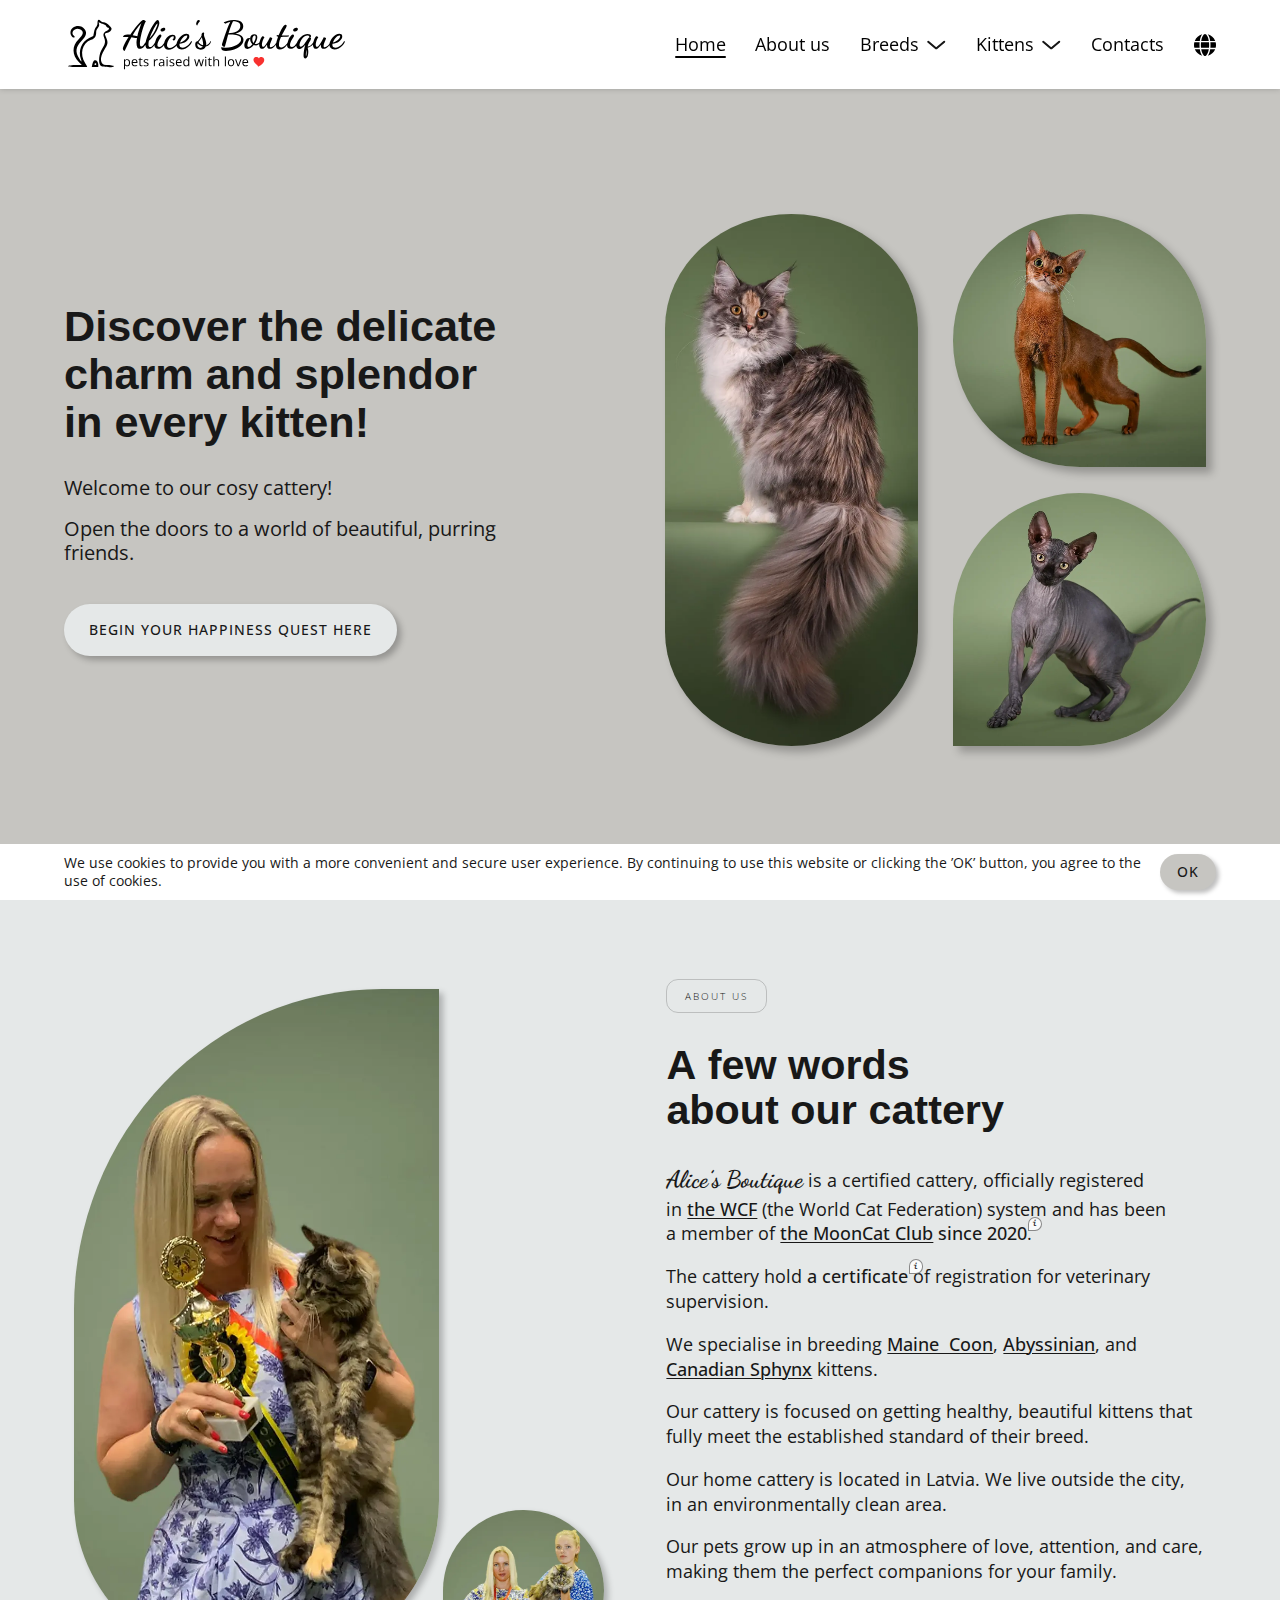
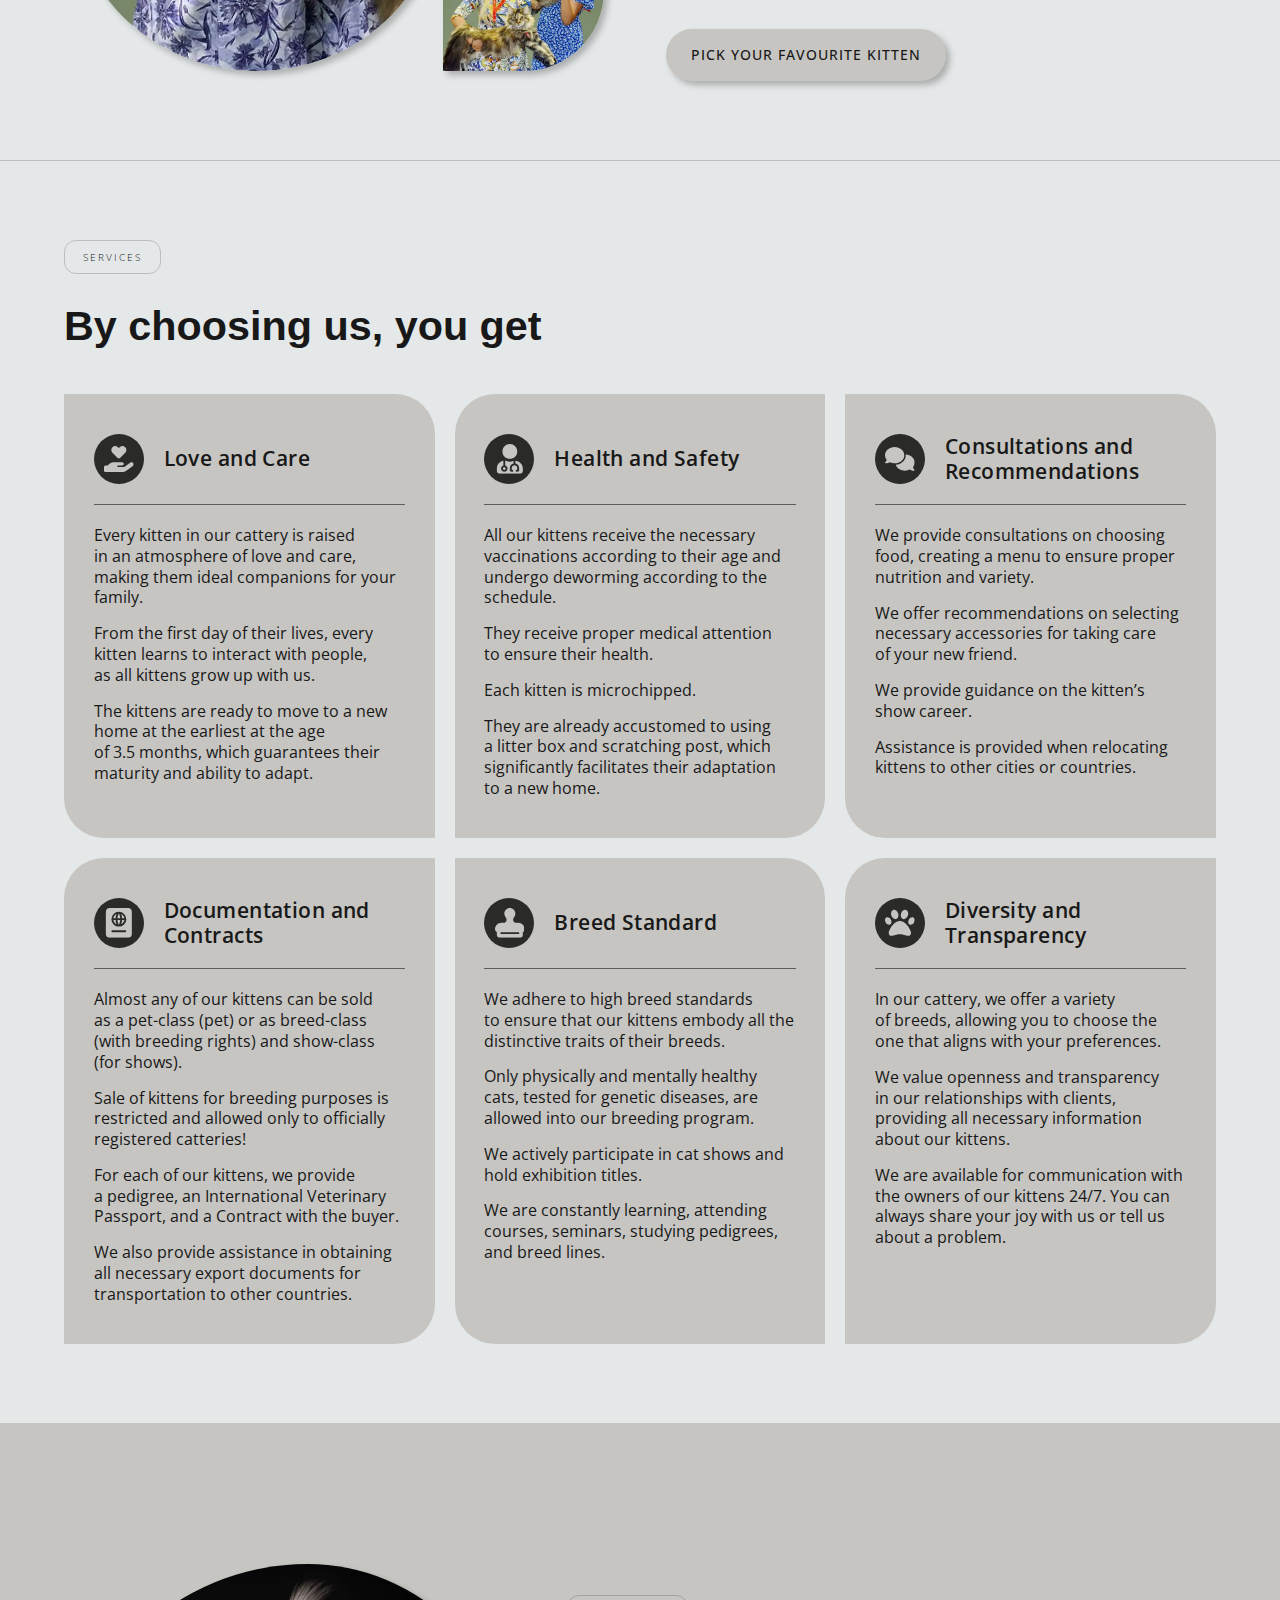
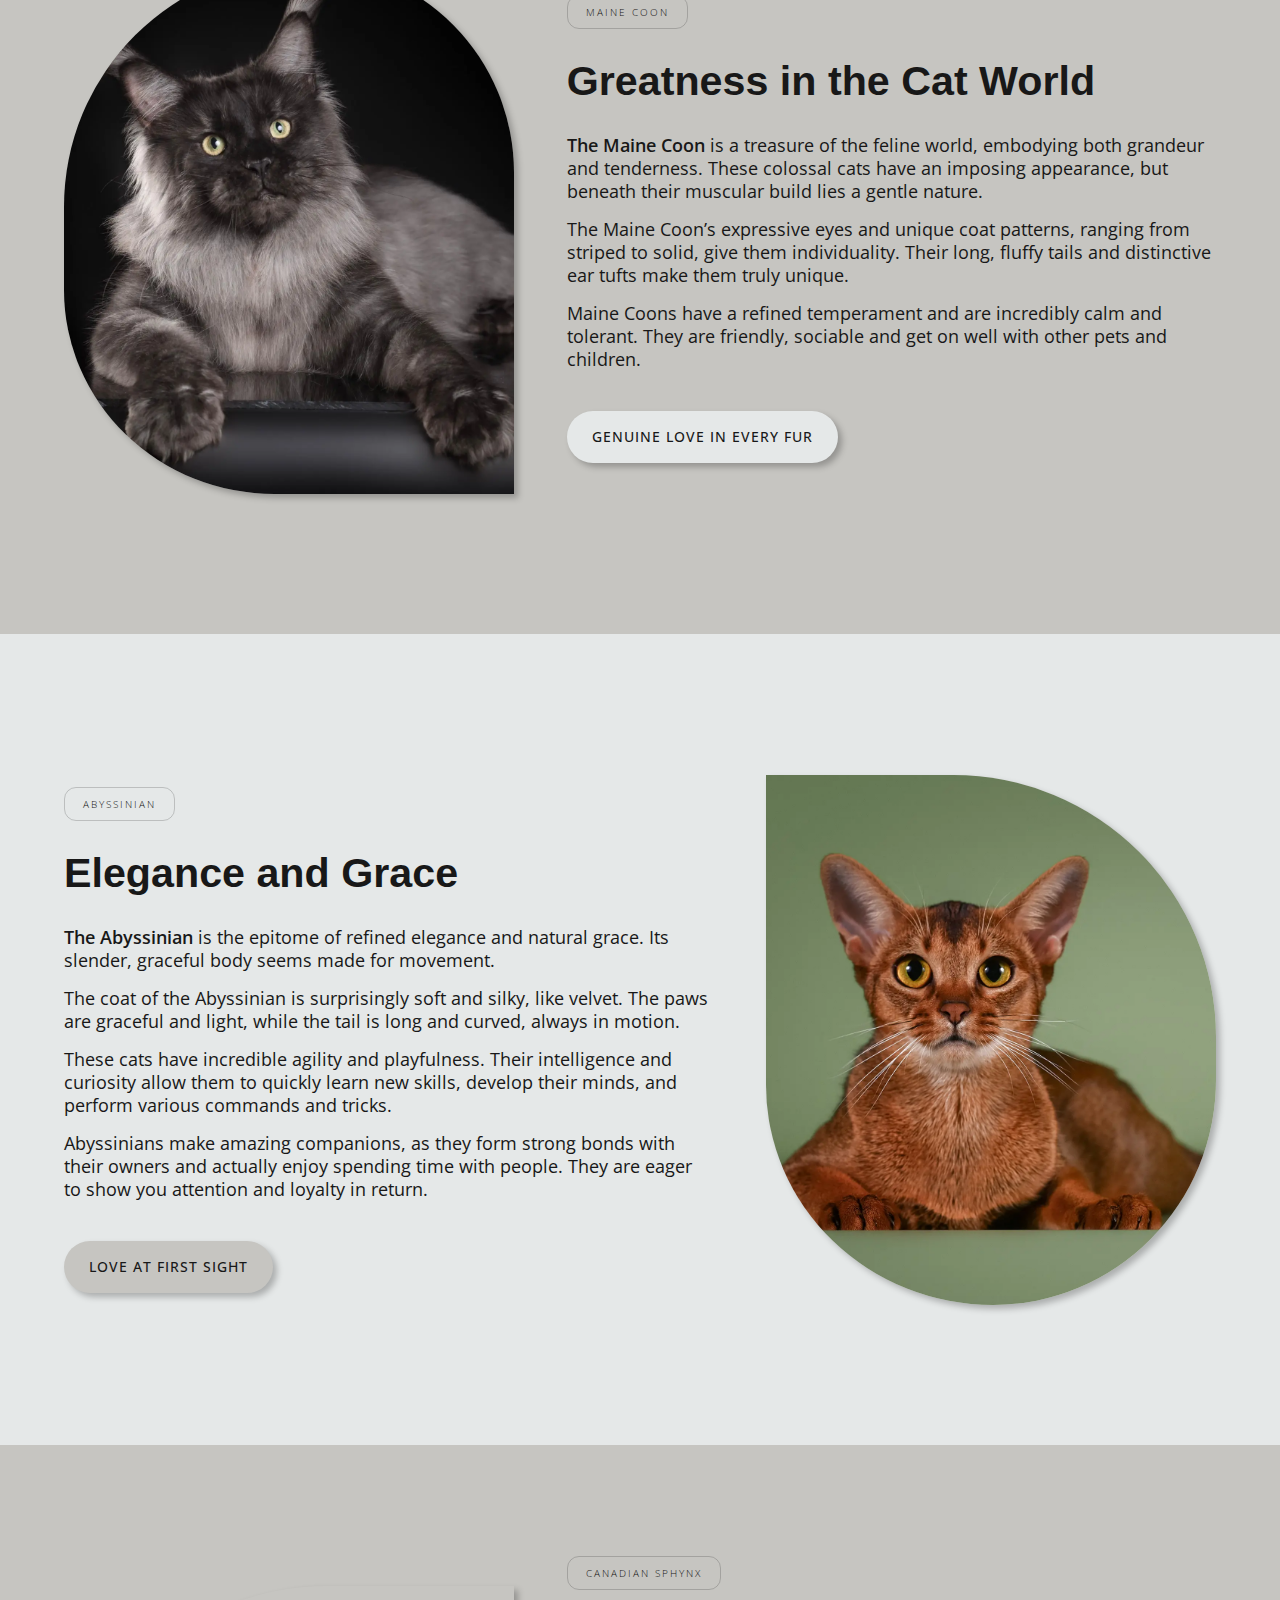
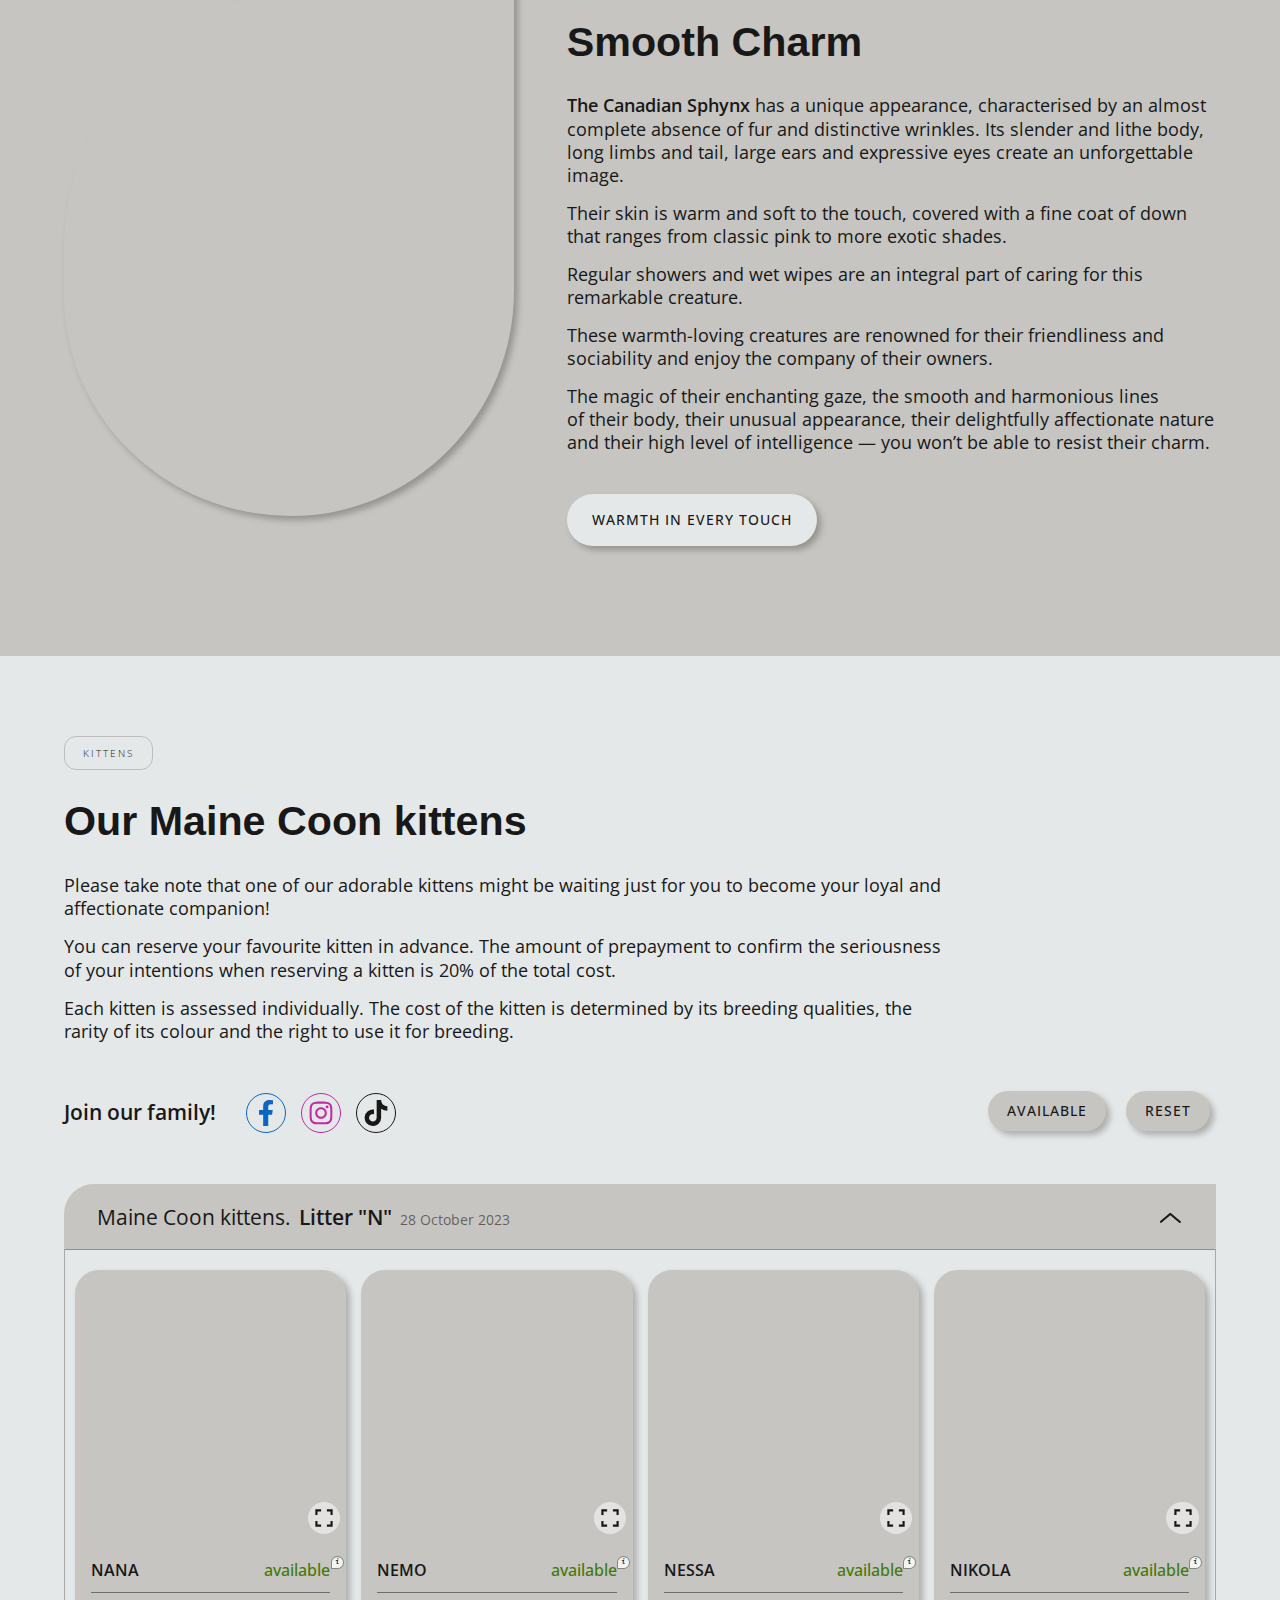
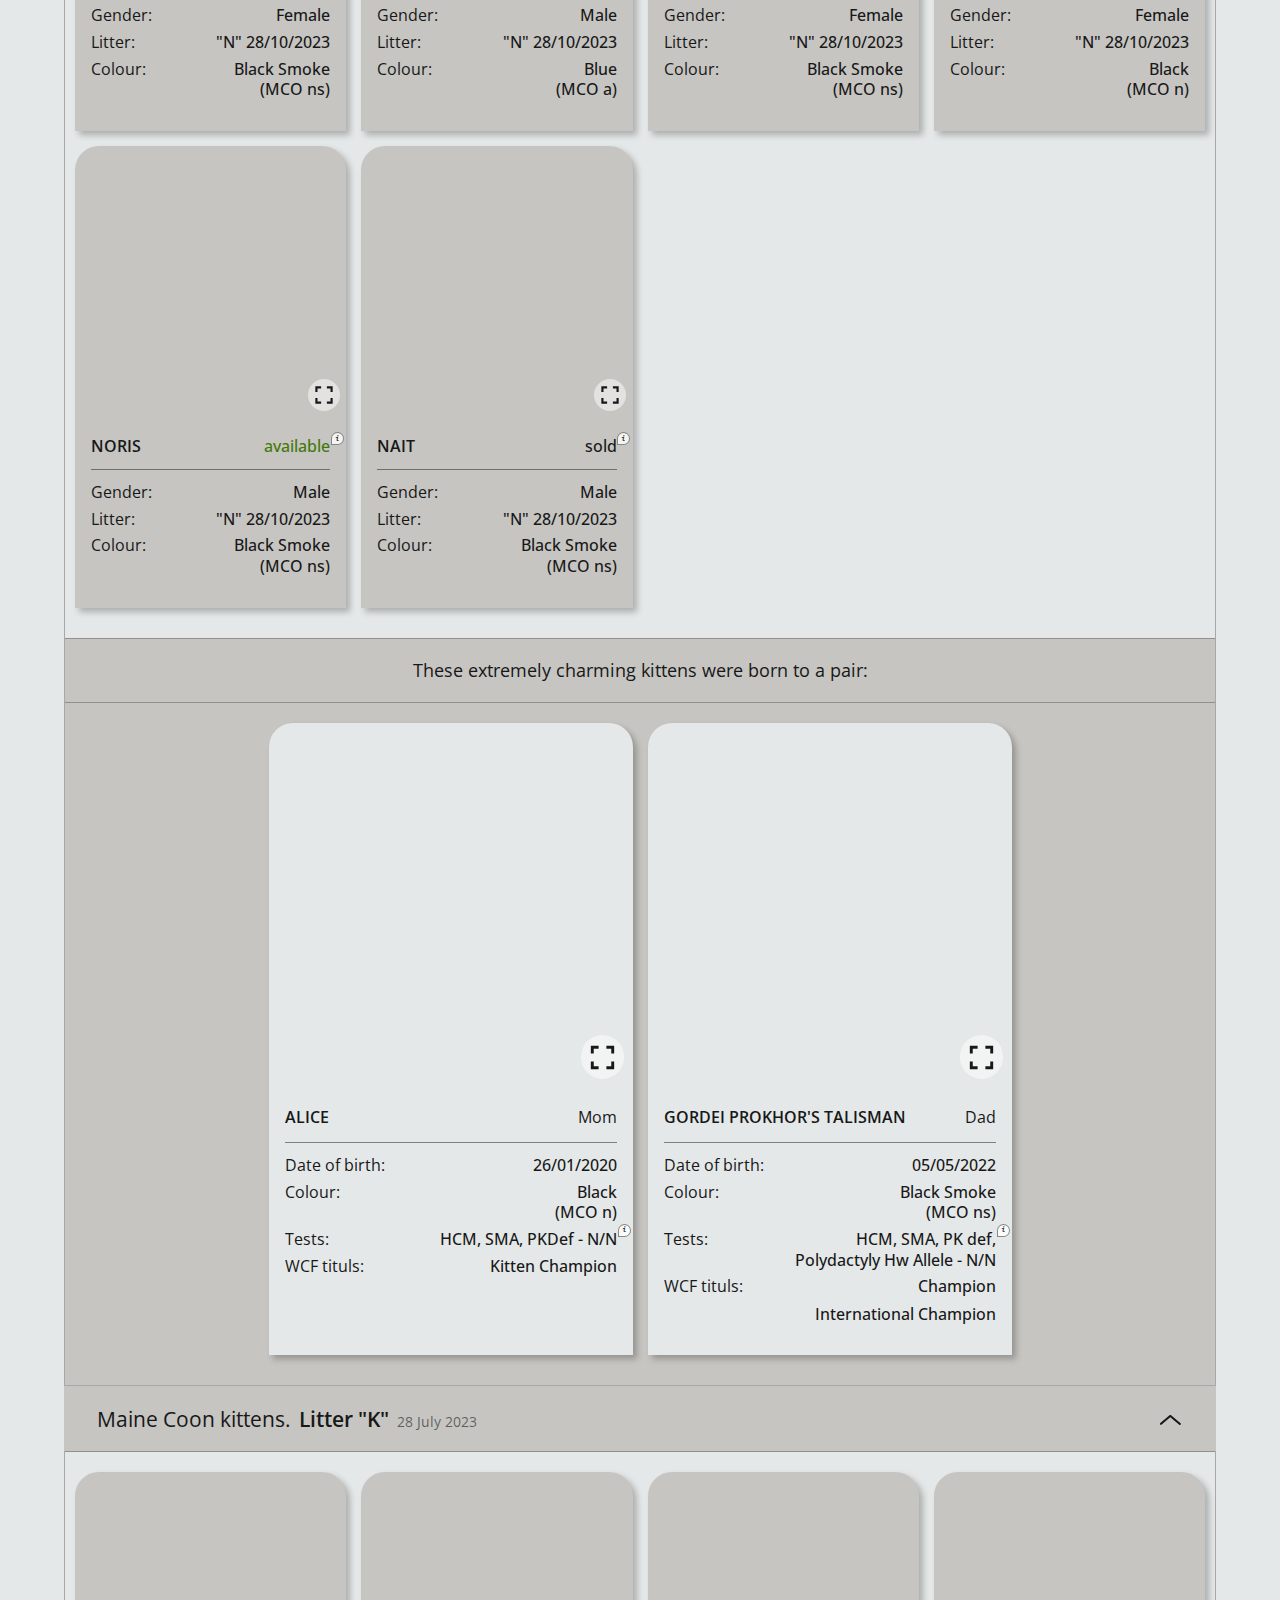
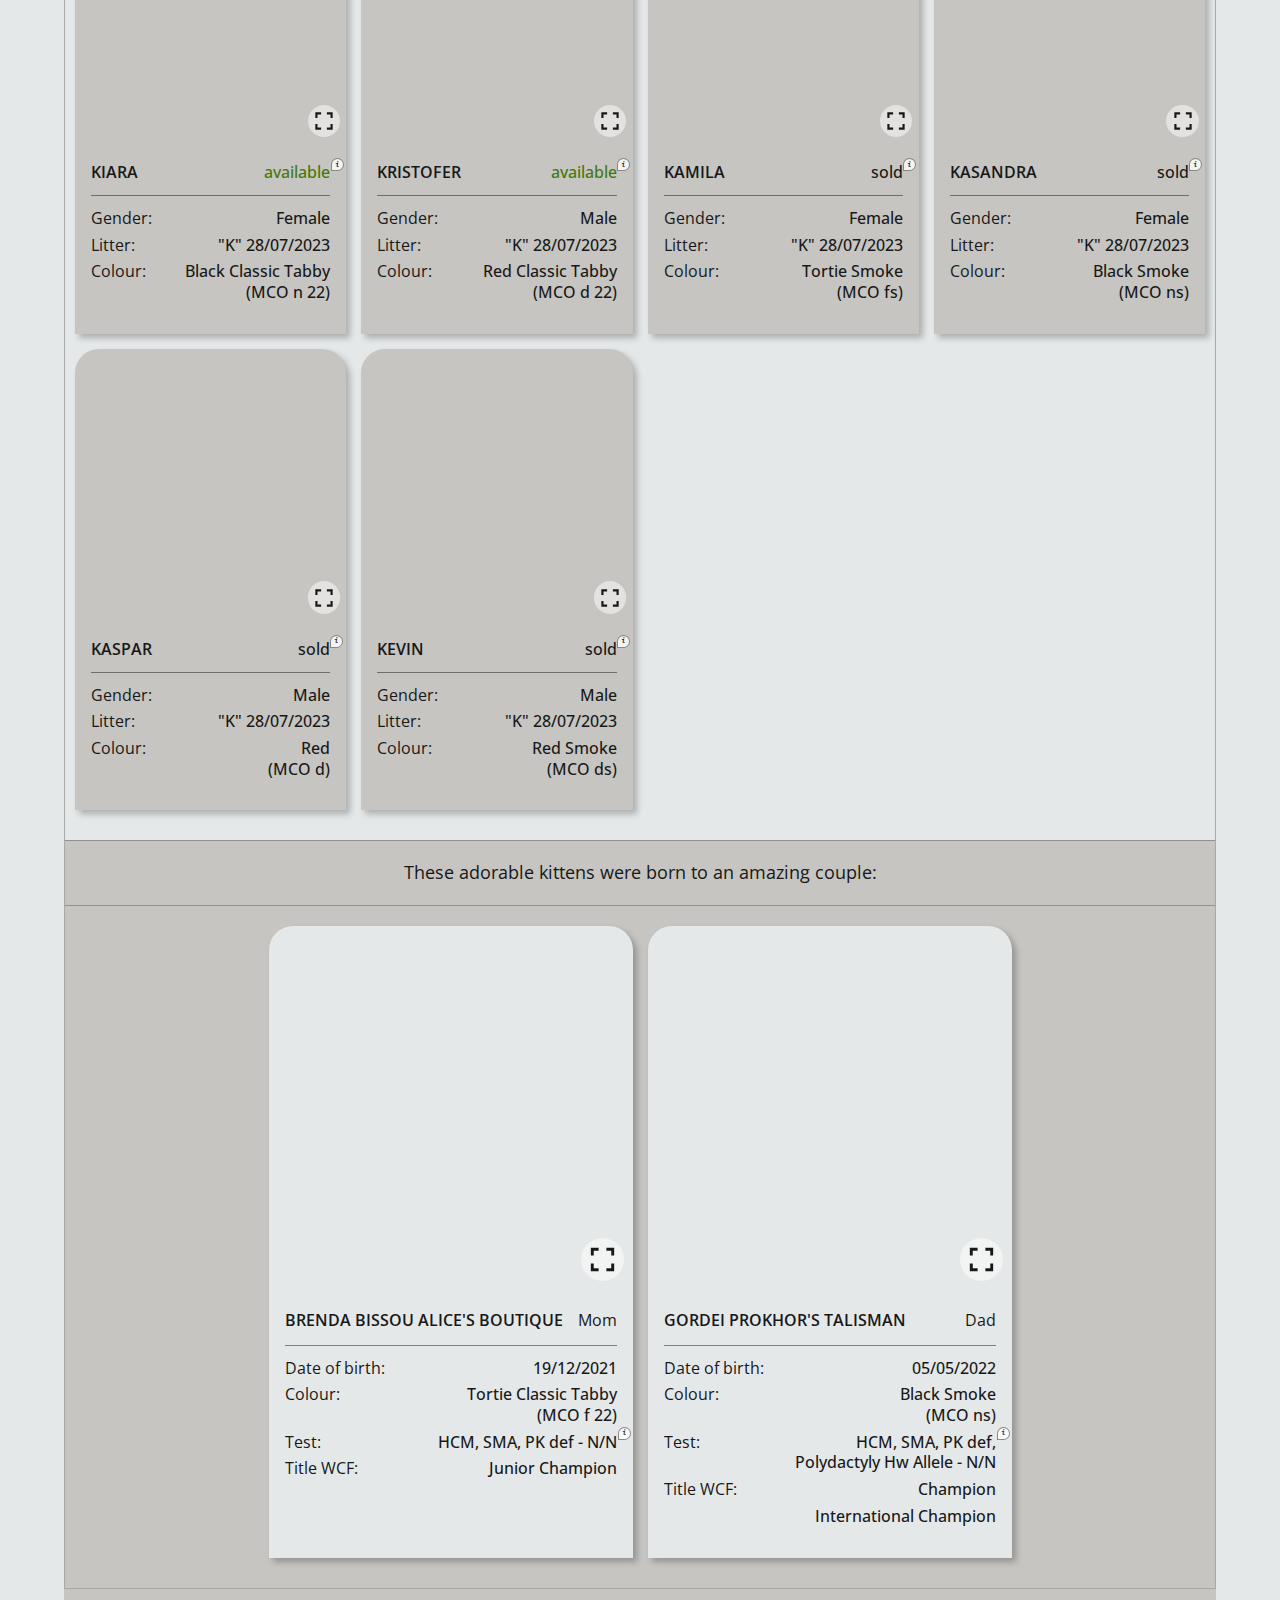
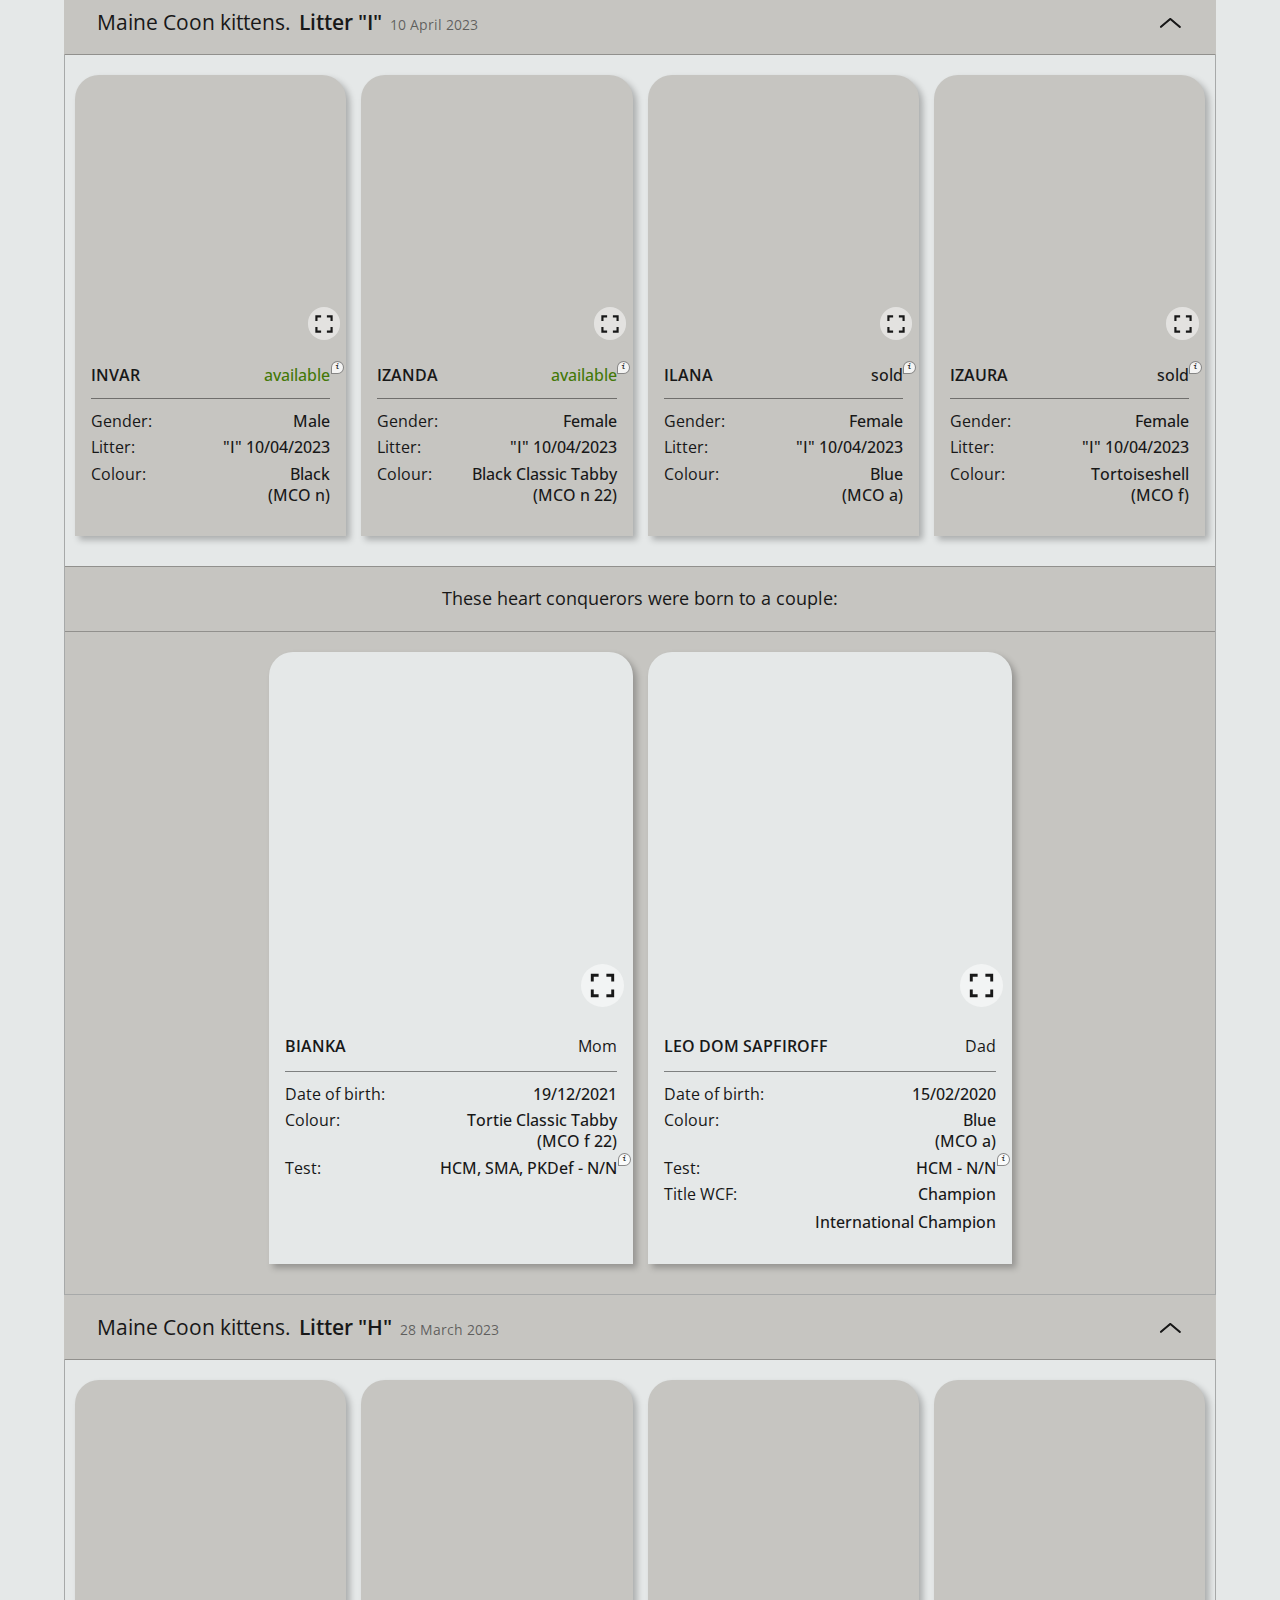
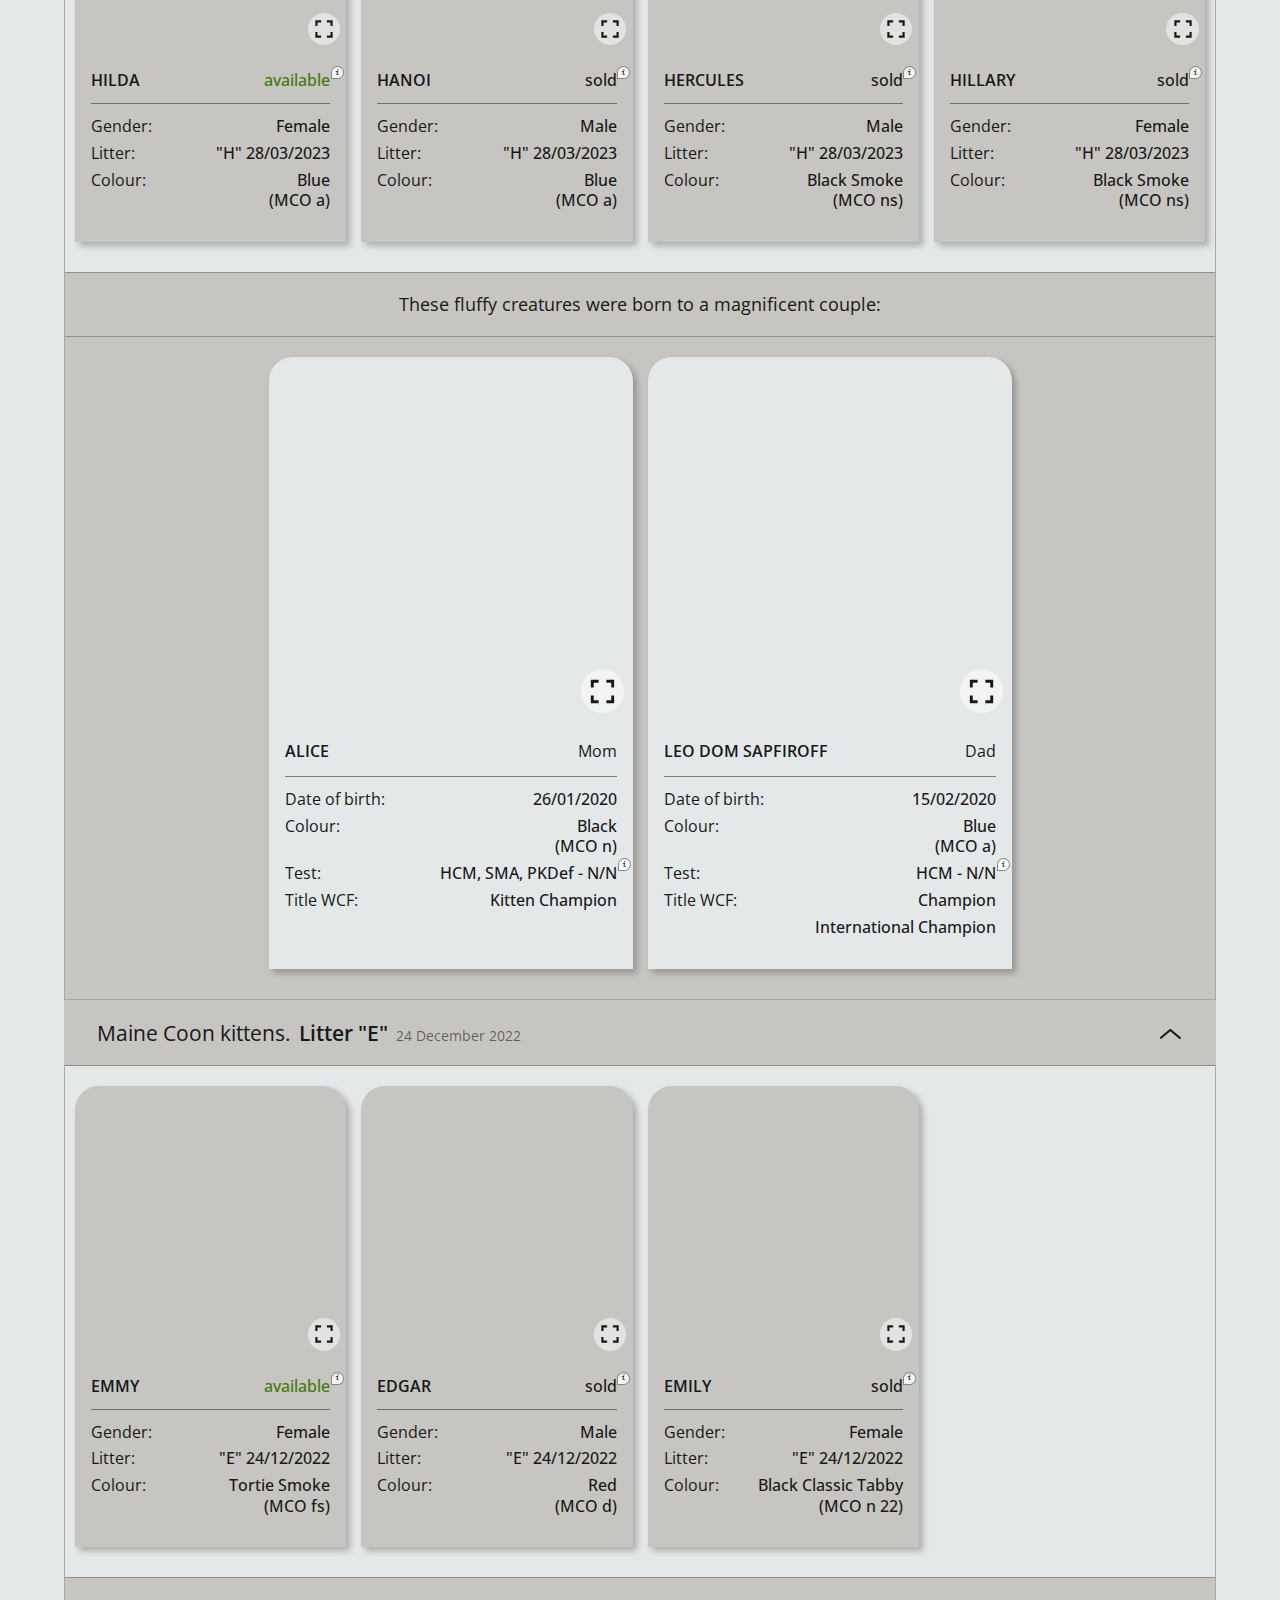
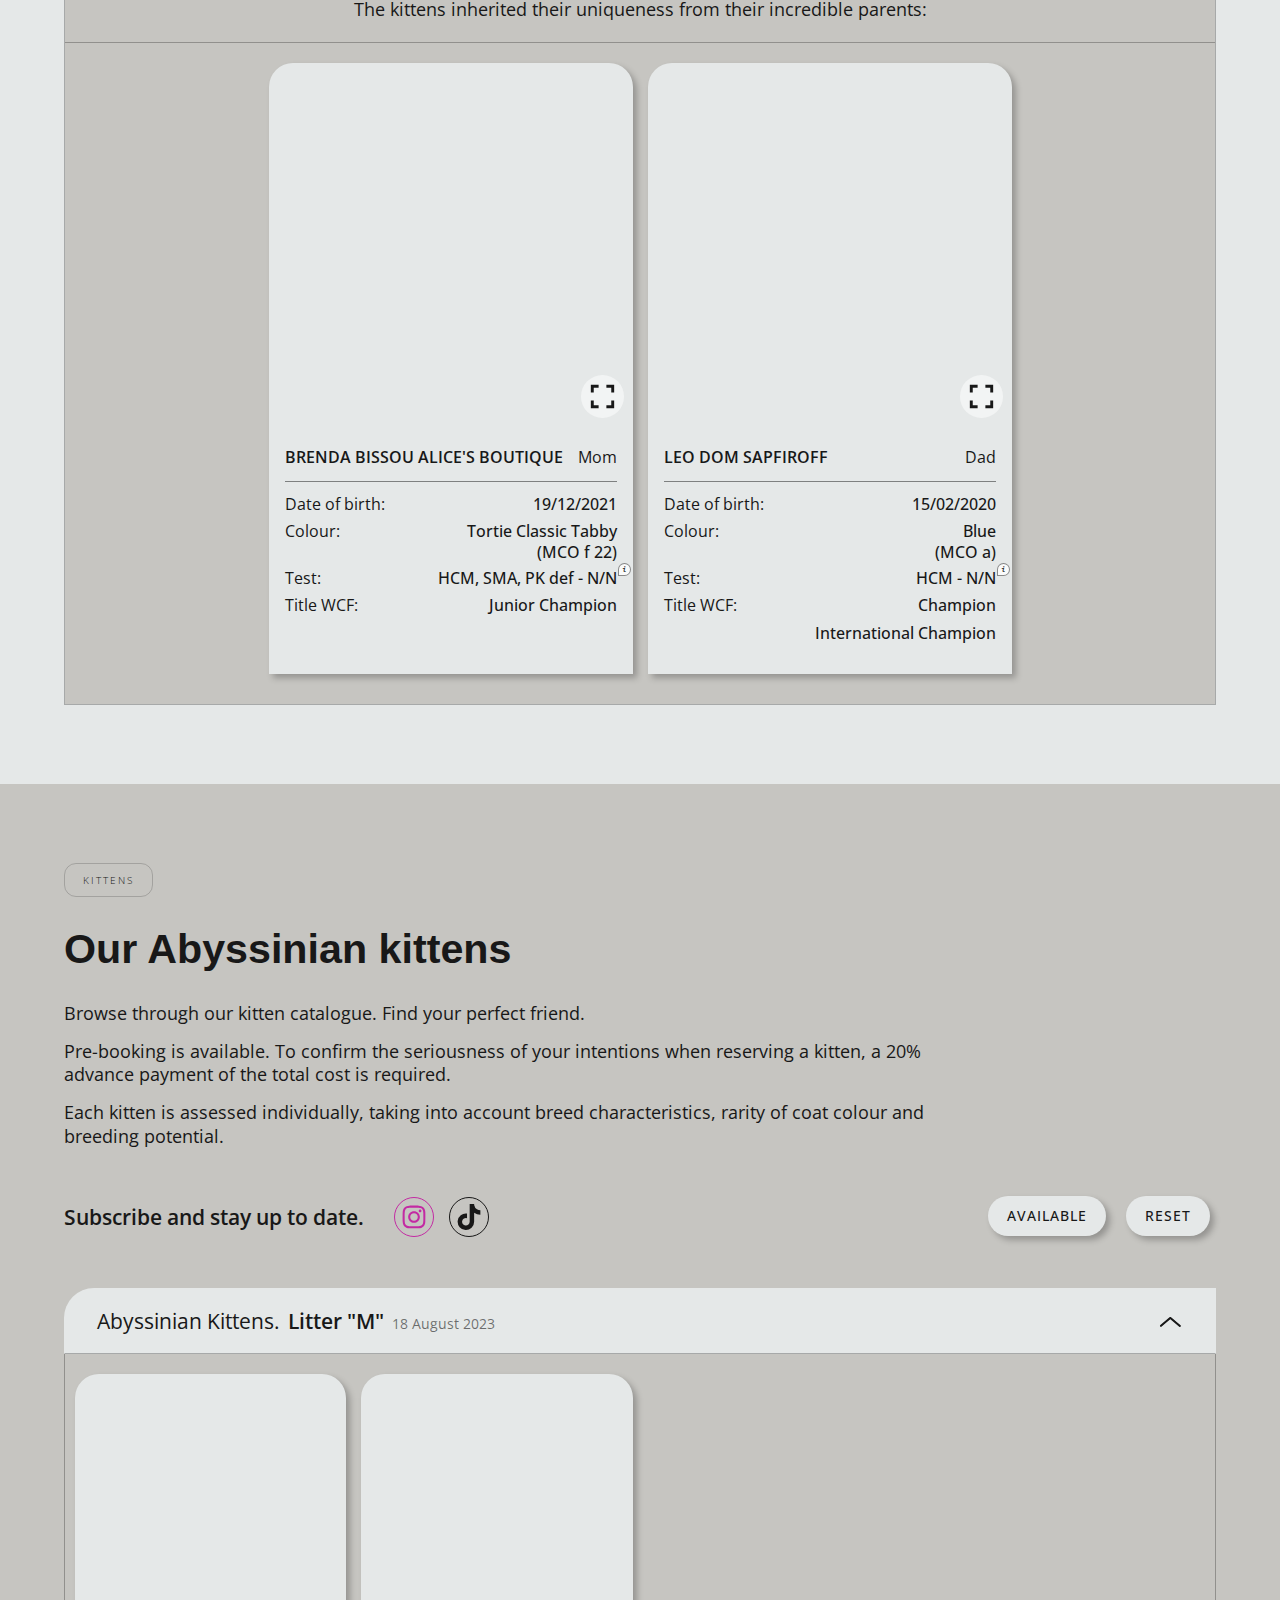
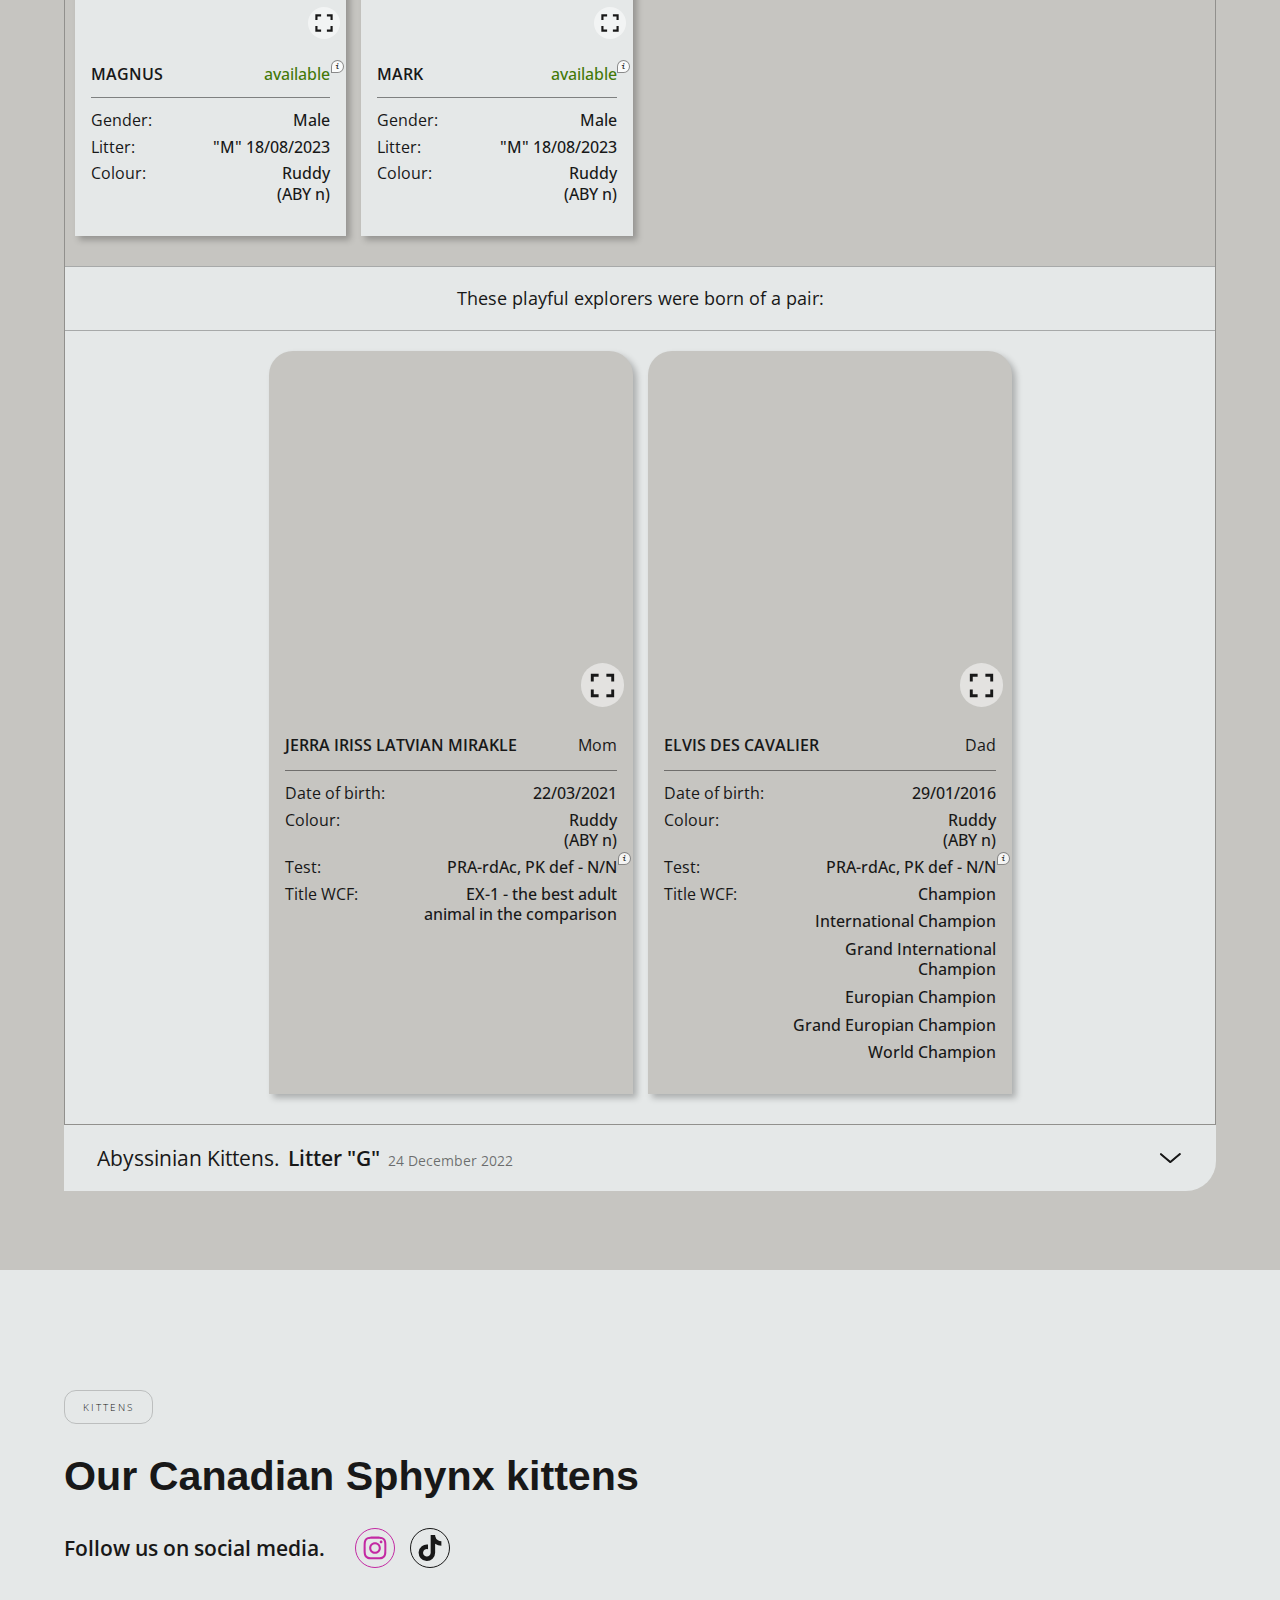
<file: en/index.html>
<!DOCTYPE html>
<html lang="en-GB">

<head>
	<meta charset="UTF-8">
	<meta http-equiv="X-UA-Compatible" content="IE=edge">
	<meta name="viewport" content="width=device-width, initial-scale=1.0">
	<title>Maine Coon, Abyssinian and Canadian Sphynx kittens</title>

	<meta name="description"
		content="Alice's Boutique - pets raised with love. WCF Certified cattery of purebred cats: Maine Coon, Abyssinian, Canadian Sphynx.">
	<!-- ! -->
	<link rel="canonical" href="https://URL-адрес/en/">
	<link rel="alternate" hreflang="x-default" href="https://URL-адрес/en/">
	<link rel="alternate" hreflang="ru" href="https://URL-адрес/">
	<link rel="alternate" hreflang="lv" href="https://URL-адрес/lv/">

	<!-- GOOGLE FONTS -->
	<link rel="preconnect" href="https://fonts.googleapis.com">
	<link rel="preconnect" href="https://fonts.gstatic.com" crossorigin>
	<!-- <link href="https://fonts.googleapis.com/css2?family=Open+Sans:wght@300;400;500;600;700&display=swap" rel="stylesheet"> -->
	<!-- <link href="https://fonts.googleapis.com/css2?family=Cabin:wght@400;600&family=Dancing+Script:wght@600;700&family=Lato&family=Montserrat&family=Open+Sans:wght@300;400;500;700&family=Poppins:wght@300;400;500;700&family=Roboto&family=Source+Sans+3:wght@400;600;700;900&family=Tangerine:wght@400;700&family=Ubuntu&Oswald:wght@600&family=Playfair+Display:wght@600&Nunito+Sans:opsz,wght@6..12,400;6..12,600;6..12,700;6..12,800&display=swap" rel="stylesheet"> -->
	<link
		href="https://fonts.googleapis.com/css2?family=Dancing+Script:wght@700&family=Open+Sans:ital,wght@0,300;0,400;0,500;0,600;0,700;1,400&family=Source+Code+Pro:ital,wght@1,600&display=swap"
		rel="stylesheet">

	<!-- FAVICON -->
	<link rel="icon" href="../favicon.ico">
	<link rel="icon" href="../favicons/favicon.svg" type="image/svg+xml">
	<link rel="apple-touch-icon" href="../favicons/apple-touch-icon.png" sizes="180x180">
	<link rel="icon" href="../favicons/favicon-32x32.png" type="image/png" sizes="32x32">
	<link rel="icon" href="../favicons/favicon-16x16.png" type="image/png" sizes="16x16">
	<link rel="manifest" href="../favicons/site.webmanifest">
	<link rel="mask-icon" href="../favicons/safari-pinned-tab.svg" color="#181818">
	<meta name="msapplication-TileColor" content="#c6c5c1">
	<meta name="theme-color" content="#ffffff">

	<!-- CSS -->
	<link rel="stylesheet" href="../css/style.css">
</head>

<body>
	<div class="wrapper">
		<!-- HEADER ===================================================================== -->
		<header class="header">
			<div class="header__container">
				<!-- LOGO -->
				<a class="header__logo logo _ibg" data-goto="#home" href="#home"
					aria-label="The logo is a silhouette of a cat with the name 'Alice's Boutique'. The slogan 'Animals raised with love' emphasises care and devotion, while the symbolic red heart completes the image, expressing warmth and love for animals. Return to the top of the page.">
					<img src="../icons/logo/logo.svg"
						alt="The logo is a silhouette of a cat with the name 'Alice's Boutique'. The slogan 'Animals raised with love' emphasises care and devotion, while the symbolic red heart completes the image, expressing warmth and love for animals.">
				</a>
				<!-- /logo -->

				<!-- MENU-NAV -->
				<div class="header__menu menu">
					<nav class="menu__body">
						<ul class="menu__list">
							<li class="menu__item">
								<a class="menu__link _active" data-goto="#home" href="#home"
									aria-label="Go to the top of the page.">
									<span>Home</span>
								</a>
							</li>
							<li class="menu__item">
								<a class="menu__link" data-goto="#about" href="#about" aria-label="Learn more about us.">
									<span>About&nbsp;us</span>
								</a>
							</li>
							<li class="menu__item">
								<a class="menu__link" data-goto="#breeds" href="#breeds" aria-label="Go to the breeds section.">
									<span>Breeds</span>
								</a>
								<button class="menu__arrow arrow"
									aria-label="Show a list of cat breeds in the drop-down menu."></button>
								<!-- SUB-MENU breed -->
								<nav class="menu__sub-menu sub-menu">
									<ul class="sub-menu__list">
										<li class="sub-menu__item">
											<a class="sub-menu__link" href="#breed-maine-coon" data-goto="#breed-maine-coon"
												aria-label="Go to Maine Coon breed information.">
												<span class="sub-menu__text">Maine&nbsp;Coon</span>
											</a>
										</li>
										<li class="sub-menu__item">
											<a class="sub-menu__link" href="#breed-abyssinian" data-goto="#breed-abyssinian"
												aria-label="Go to Abyssinian breed information.">
												<span class="sub-menu__text">Abyssinian</span>
											</a>
										</li>
										<li class="sub-menu__item">
											<a class="sub-menu__link" href="#breed-sphynx" data-goto="#breed-sphynx"
												aria-label="Go to Canadian Sphynx breed information.">
												<span class="sub-menu__text">Canadian&nbsp;Sphynx</span>
											</a>
										</li>
									</ul>
								</nav>
								<!-- sub-menu -->
							</li>
							<li class="menu__item">
								<a class="menu__link" data-goto="#kittens" href="#kittens"
									aria-label="Go to the kittens section.">
									<span>Kittens</span>
								</a>
								<button class="menu__arrow arrow"
									aria-label="Show a menu with a selection of kittens by breed."></button>
								<!-- SUB-MENU kittens -->
								<nav class="menu__sub-menu sub-menu">
									<ul class="sub-menu__list">
										<li class="sub-menu__item">
											<a class="sub-menu__link" href="#kittens-maine-coon" data-goto="#kittens-maine-coon"
												aria-label="Go to the selection of Maine Coon kittens.">
												<span class="sub-menu__text">Maine&nbsp;Coon</span>
											</a>
										</li>
										<li class="sub-menu__item">
											<a class="sub-menu__link" href="#kittens-abyssinian" data-goto="#kittens-abyssinian"
												aria-label="Go to the selection of Abyssinian kittens.">
												<span class="sub-menu__text">Abyssinian</span>
											</a>
										</li>
										<li class="sub-menu__item">
											<a class="sub-menu__link" href="#kittens-sphynx" data-goto="#kittens-sphynx"
												aria-label="Go to the selection of Canadian Sphynx kittens.">
												<span class="sub-menu__text">Canadian&nbsp;Sphynx</span>
											</a>
										</li>
									</ul>
								</nav>
								<!-- sub-menu -->
							</li>
							<li class="menu__item">
								<a class="menu__link" data-goto="#footer" href="#footer"
									aria-label="Go to contact information.">
									<span>Contacts</span>
								</a>
							</li>
						</ul>
					</nav>
				</div>
				<!-- /menu-nav -->

				<!-- LANGUAGE -->
				<div class="header__lang lang">
					<button class="lang__button" type="button" aria-label="Language selection.">
						<svg>
							<use xlink:href="../icons/icons.svg#globe"></use>
						</svg>
					</button>
					<ul class="lang__list">
						<li class="lang__item">
							<a class="lang__link" data-lang="ru" href=""
								aria-label="Select Russian language to display content in Russian.">RU</a>
						</li>
						<li class="lang__item">
							<a class="lang__link" data-lang="en" href=""
								aria-label="Select English language to view content in English.">EN</a>
						</li>
						<li class="lang__item">
							<a class="lang__link" data-lang="lv" href=""
								aria-label="Select Latvian language to view content in Latvian.">LV</a>
						</li>
					</ul>
				</div>
				<!-- /language -->

				<!-- BURGER -->
				<button class="icon-menu" type="button" aria-label="Open menu.">
					<span></span>
				</button>
				<!-- /burger -->
			</div>
		</header>
		<!-- /header -->

		<!-- MAIN-PAGE ================================================================== -->
		<main class="page">
			<!-- MAIN =========================================== -->
			<section class="page__main main section" id="home">
				<div class="main__container">
					<!-- MAIN CONTENT-TEXT -->
					<div class="main__content">
						<h1 class="main__title title">
							<!-- An&nbsp;embodiment of&nbsp;gentleness and magnificence in&nbsp;every kitten! -->
							Discover the delicate charm and splendor in&nbsp;every kitten!
						</h1>

						<div class="main__text">
							<p>Welcome to&nbsp;our cosy cattery!</p>
							<p>
								Open the doors to&nbsp;a&nbsp;world of&nbsp;beautiful, purring friends.
							</p>
							<!-- <p>Enter a&nbsp;world of&nbsp;lovely, contentedly purring friends.</p> -->
						</div>

						<a class="main__link button" href="#breed" data-goto="#kittens-maine-coon"
							aria-label="Click to go to choosing a kitten.">
							<!-- Your happiness starts here -->
							<span>Begin your happiness quest here</span>
						</a>
					</div>

					<!-- MAIN IMAGES -->
					<div class="main__images images-main">
						<!-- Maine-coon -->
						<a class="images-main__item images-main__item_1 _ibg" href="#kittens-maine-coon"
							data-goto="#kittens-maine-coon" aria-label="Go to the Maine Coon kittens section.">
							<picture>
								<source srcset="../img/main/maine-coon.webp" type="image/webp">
								<img src="../img/main/maine-coon.jpg"
									alt="Maine Coon kitten, 7 months old, Tortie Smoke with White (MCO fs 03)"
									title="Maine Coon kitten, 7 months old,&#010;Tortie Smoke with White (MCO fs 03)">
							</picture>
							<span class="images-main__overlay">Maine Coon</span>
						</a>

						<!-- Abyssinian -->
						<a class="images-main__item images-main__item_2 _ibg" href="#kittens-abyssinian"
							data-goto="#kittens-abyssinian"
							aria-label="Check out the section with kittens of the Abyssinian breed!">
							<picture>
								<source srcset="../img/main/abyssinian.webp" type="image/webp">
								<img src="../img/main/abyssinian.jpg" alt="Female Abyssinian cat, 3 years old, Ruddy (ABY n)"
									title="Female Abyssinian cat, 3 years old,&#010;Ruddy (ABY n)">
							</picture>
							<span class="images-main__overlay">Abyssinian</span>
						</a>

						<!-- Canadian sphynx -->
						<a class="images-main__item images-main__item_3 _ibg" href="#kittens-sphynx"
							data-goto="#kittens-sphynx"
							aria-label="Go to the section with kittens of the breed Canadian Sphynx!">
							<!-- <img src="../img/sphinx/01.jpg" alt="канадский сфинкс котенок фото"> -->
							<picture>
								<source srcset="../img/main/sphynx.webp" type="image/webp">
								<img src="../img/main/sphynx.jpg" alt="Canadian Sphynx kitten, 4 months old, Black (SPH n 33)"
									title="Canadian Sphynx kitten, 4 months old,&#010;Black (SPH n 33)">
							</picture>
							<span class="images-main__overlay">Canadian Sphynx</span>
						</a>
					</div>
				</div>
			</section>
			<!-- /main -->

			<!-- ABOUT US ======================================= -->
			<section class="page__about about section" id="about">
				<div class="about__container">
					<div class="about__images images-about">
						<a class="images-about__item images-about__item_1 _ibg" data-fslightbox="about-us"
							href="../img/about/about-1.jpg">
							<picture>
								<source srcset="../img/about/about-1-bg.webp" type="image/webp">
								<img src="../img/about/about-1-bg.jpg" loading="lazy"
									alt="a photo from the International Cat Show: Alice's Boutique cattery owner Anna Kondrate, Maine Coon kitten, Black Classic Tabby (MCO n 22)"
									title="A photo from the International Cat Show:&#010;Alice's Boutique cattery owner Anna Kondrate&#010;Maine Coon kitten, Black Classic Tabby (MCO n 22)">
							</picture>
						</a>

						<a class="images-about__item images-about__item_2 _ibg" data-fslightbox="about-us"
							href="../img/about/about-2.jpg">
							<picture>
								<source srcset="../img/about/about-2-bg.webp" type="image/webp">
								<img src="../img/about/about-2-bg.jpg" loading="lazy"
									alt="a photo from the cats show: breeder of Alice's Boutique cattery, two Maine Coon cats, Black Classic Tabby (MCO n 22)"
									title="A photo from the cats show:&#010;Breeder of Alice's Boutique cattery&#010;two Maine Coon cats, Black Classic Tabby (MCO n 22)">
							</picture>
						</a>
					</div>
					<div class="about__content">
						<div class="about__label label">About us</div>

						<h2 class="about__title title">A&nbsp;few words about our cattery</h2>

						<div class="about__text">
							<p>
								<span class="about__text_font">Alice&rsquo;s Boutique</span>
								is&nbsp;a&nbsp;certified cattery, officially registered in&nbsp;<a href="https://wcf.de/en/"
									target="_blank" aria-label="Link to the website of the World Cat Federation">the&nbsp;WCF</a>
								(the World Cat Federation) system and has been a&nbsp;member of&nbsp;<a
									href="https://mooncat.lv/ru/o-klube" target="_blank"
									aria-label="Link to the MoonCat - Cat Lovers Club website">the MoonCat Club</a>
								<span class="_tooltip"
									data-tooltip="Cattery owner: <strong>Anna Kondrate</strong><br>Reg. No: <strong>LV MC 247/27812-2020(H)</strong>">since&nbsp;2020</span>.
							</p>

							<p>
								The cattery hold
								<span class="_tooltip" data-tooltip="Reg. No: <strong>087425</strong>">a&nbsp;certificate</span>
								of&nbsp;registration for veterinary supervision.
								<!-- veterinary supervision object registration certificate AA080419 with registration No. 047203 ss.com -->
							</p>
							<p>
								We&nbsp;specialise in&nbsp;breeding
								<a href="#breed-maine-coon" data-goto="#breed-maine-coon"
									aria-label="Jump to the section about the Maine Coon breed.">Maine&nbsp; Coon</a>,
								<a href="#breed-abyssinian" data-goto="#breed-abyssinian"
									aria-label="Jump to the section about Abyssinian breed.">Abyssinian</a>, and
								<a href="#breed-sphynx" data-goto="#breed-sphynx"
									aria-label="Jump to the section about the Canadian Sphynx breed.">Canadian&nbsp;Sphynx</a>
								kittens.
							</p>
							<p>
								Our cattery is&nbsp;focused on&nbsp;getting healthy, beautiful kittens
								that fully meet the established standard of&nbsp;their breed.
							</p>
							<p>
								Our home cattery is&nbsp;located in&nbsp;Latvia. We&nbsp;live outside the
								city, in&nbsp;an&nbsp;environmentally clean area.
							</p>
							<p>
								Our pets grow&nbsp;up in&nbsp;an&nbsp;atmosphere of&nbsp;love, attention,
								and care, making them the perfect companions for your family.
							</p>
						</div>

						<a class="about__link button" href="#kittens-maine-coon" data-goto="#kittens-maine-coon"
							aria-label="Go to the kitten selection section">
							<span>Pick your favourite kitten</span>
						</a>
					</div>
				</div>
			</section>
			<!-- /about us -->

			<!-- OFFER / SERVICES =============================== -->
			<section class="page__offer offer section">
				<div class="offer__container">
					<div class="offer__label label">Services</div>

					<h3 class="offer__title title">By&nbsp;choosing&nbsp;us, you get</h3>

					<!-- CARDS -->
					<div class="offer__items">
						<article class="offer__item item-offer">
							<div class="item-offer__header">
								<div class="item-offer__icon">
									<svg>
										<use xlink:href="../icons/icons.svg#hand-holding-heart"></use>
									</svg>
								</div>
								<h4 class="item-offer__sub-title">Love and Care</h4>
							</div>

							<div class="item-offer__text">
								<p>
									Every kitten in&nbsp;our cattery is&nbsp;raised
									in&nbsp;an&nbsp;atmosphere of&nbsp;love and care, making them ideal
									companions for your family.
								</p>
								<p>
									From the first day of&nbsp;their lives, every kitten learns
									to&nbsp;interact with people, as&nbsp;all kittens grow
									up&nbsp;with&nbsp;us.
								</p>
								<p>
									The kittens are ready to&nbsp;move to&nbsp;a&nbsp;new home at&nbsp;the
									earliest at&nbsp;the age of&nbsp;3.5&nbsp;months, which guarantees
									their maturity and ability to&nbsp;adapt.
								</p>
							</div>
						</article>

						<article class="offer__item item-offer">
							<div class="item-offer__header">
								<div class="item-offer__icon">
									<svg>
										<use xlink:href="../icons/icons.svg#doctor"></use>
									</svg>
								</div>
								<h4 class="item-offer__sub-title">Health and Safety</h4>
							</div>

							<div class="item-offer__text">
								<p>
									All our kittens receive the necessary vaccinations according
									to&nbsp;their age and undergo deworming according to&nbsp;the
									schedule.
								</p>
								<p>They receive proper medical attention to&nbsp;ensure their health.</p>
								<p>Each kitten is microchipped.</p>
								<p>
									They are already accustomed to&nbsp;using a&nbsp;litter box and
									scratching post, which significantly facilitates their adaptation
									to&nbsp;a&nbsp;new home.
								</p>
							</div>
						</article>

						<article class="offer__item item-offer">
							<div class="item-offer__header">
								<div class="item-offer__icon">
									<svg>
										<use xlink:href="../icons/icons.svg#comments"></use>
									</svg>
								</div>
								<h4 class="item-offer__sub-title">Consultations and Recommendations</h4>
							</div>

							<div class="item-offer__text">
								<p>
									We&nbsp;provide consultations on&nbsp;choosing food, creating
									a&nbsp;menu to&nbsp;ensure proper nutrition and variety.
								</p>
								<p>
									We&nbsp;offer recommendations on&nbsp;selecting necessary accessories
									for taking care of&nbsp;your new friend.
								</p>
								<p>We&nbsp;provide guidance on&nbsp;the kitten&rsquo;s show career.</p>
								<p>
									Assistance is&nbsp;provided when relocating kittens to&nbsp;other
									cities or&nbsp;countries.
								</p>
							</div>
						</article>

						<article class="offer__item item-offer">
							<div class="item-offer__header">
								<div class="item-offer__icon">
									<!-- <img src="../icons/offer/passport-solid.svg" alt="паспорт иконка"> -->
									<svg>
										<use xlink:href="../icons/icons.svg#passport"></use>
									</svg>
								</div>

								<h4 class="item-offer__sub-title">Documentation and Contracts</h4>
							</div>

							<div class="item-offer__text">
								<p>
									Almost any of&nbsp;our kittens can be&nbsp;sold
									as&nbsp;a&nbsp;pet-class (pet) or&nbsp;as&nbsp;breed-class (with
									breeding rights) and show-class (for shows).
								</p>
								<p>
									Sale of kittens for breeding purposes is restricted and allowed only
									to officially registered catteries!
								</p>
								<p>
									For each of&nbsp;our kittens, we&nbsp;provide a&nbsp;pedigree,
									an&nbsp;International Veterinary Passport, and a&nbsp;Contract with
									the buyer.
								</p>
								<p>
									We&nbsp;also provide assistance in&nbsp;obtaining all necessary export
									documents for transportation to&nbsp;other countries.
								</p>
							</div>
						</article>

						<article class="offer__item item-offer">
							<div class="item-offer__header">
								<div class="item-offer__icon">
									<!-- <img src="../icons/offer/stamp-solid.svg" alt="штамп иконка"> -->
									<svg>
										<use xlink:href="../icons/icons.svg#stamp"></use>
									</svg>
								</div>
								<h4 class="item-offer__sub-title">Breed Standard</h4>
							</div>

							<div class="item-offer__text">
								<p>
									We&nbsp;adhere to&nbsp;high breed standards to&nbsp;ensure that our
									kittens embody all the distinctive traits of&nbsp;their breeds.
								</p>
								<p>
									Only physically and mentally healthy cats, tested for genetic
									diseases, are allowed into our breeding program.
								</p>
								<p>
									We&nbsp;actively participate in&nbsp;cat shows and hold exhibition
									titles.
								</p>
								<p>
									We&nbsp;are constantly learning, attending courses, seminars, studying
									pedigrees, and breed lines.
								</p>
							</div>
						</article>

						<article class="offer__item item-offer">
							<div class="item-offer__header">
								<div class="item-offer__icon">
									<svg>
										<use xlink:href="../icons/icons.svg#paw"></use>
									</svg>
								</div>
								<h4 class="item-offer__sub-title">Diversity and Transparency</h4>
							</div>

							<div class="item-offer__text">
								<p>
									In&nbsp;our cattery, we&nbsp;offer a&nbsp;variety of&nbsp;breeds,
									allowing you to&nbsp;choose the one that aligns with your preferences.
								</p>
								<p>
									We&nbsp;value openness and transparency in&nbsp;our relationships with
									clients, providing all necessary information about our kittens.
								</p>
								<p>
									We&nbsp;are available for communication with the owners of&nbsp;our
									kittens 24/7. You can always share your joy with&nbsp;us
									or&nbsp;tell&nbsp;us about a&nbsp;problem.
								</p>
							</div>
						</article>
					</div>
				</div>
			</section>
			<!-- /offer -->

			<!-- BREEDS ========================================= -->
			<div class="page__breeds section" id="breeds">
				<!-- BREED MAINE COON -->
				<section class="breed section" id="breed-maine-coon">
					<div class="breed__container">
						<div class="breed__article article-breed">
							<a class="article-breed__image article-breed__image_1 _ibg" data-fslightbox="breed-maine-coon"
								href="../img/breeds/maine-coon.jpg">
								<picture>
									<source srcset="../img/breeds/maine-coon.webp" type="image/webp">
									<img src="../img/breeds/maine-coon.jpg" loading="lazy"
										alt="Maine Coon male cat, 1.6 years old, Black Smoke (MCO ns)"
										title="Maine Coon male cat, 1.6 years old,&#010;Black Smoke (MCO ns)">
								</picture>
							</a>
							<div class="article-breed__content">
								<div class="article-breed__label label">Maine Coon</div>

								<h2 class="article-breed__title title">
									Greatness in&nbsp;the Cat World
								</h2>

								<div class="article-breed__text">
									<p>
										<!-- <span>The Maine Coon</span> is&nbsp;a&nbsp;treasure in&nbsp;the feline world, embodying both grandeur and tenderness. These colossal cats possess an&nbsp;imposing
										appearance, yet beneath their muscular build lies a&nbsp;gentle nature. -->
										<span>The Maine Coon</span>
										is&nbsp;a&nbsp;treasure of&nbsp;the feline world, embodying both
										grandeur and tenderness. These colossal cats have an&nbsp;imposing
										appearance, but beneath their muscular build lies a&nbsp;gentle
										nature.
									</p>
									<p>
										<!-- The expressive eyes of&nbsp;Maine Coons, along with their unique coat patterns ranging from striped to&nbsp;solid, give them individuality. Their long, fluffy tails and
										distinctive ear tufts make them truly one-of-a-kind. -->
										The Maine Coon&rsquo;s expressive eyes and unique coat patterns,
										ranging from striped to&nbsp;solid, give them individuality. Their
										long, fluffy tails and distinctive ear tufts make them truly
										unique.
									</p>
									<p>
										<!-- Maine Coons exhibit refined temperament, showcasing incredible calmness and tolerance. They are friendly, sociable, and get along well with other pets and children. -->
										Maine Coons have a&nbsp;refined temperament and are incredibly calm
										and tolerant. They are friendly, sociable and get on&nbsp;well with
										other pets and children.
									</p>
									<!-- <p>
										These cats are often referred to&nbsp;as &rsquo;gentle giants&rsquo;. <span>The Maine Coon</span>, a&nbsp;semi-longhaired breed, stands out as&nbsp;one of&nbsp;the
										largest and oldest
										natural breeds in&nbsp;North America. Not only are they strikingly beautiful, but they also captivate with their intriguing behavior, habits, and character.
									</p>
									<p>
										The hallmark of&nbsp;the Maine Coon includes large heads and paws, slanted round eyes, high ears with tufts, an&nbsp;enormous fluffy tail, and a&nbsp;robust physique.
										Male cats typically weigh between
										6.8 to&nbsp;11&nbsp;kg, occasionally reaching up&nbsp;to&nbsp;15&nbsp;kg. Maine Coons are long-lived, with a&nbsp;lifespan ranging from 15&nbsp;to&nbsp;20&nbsp;years.
										Their voices are pleasant and
										melodic, often producing unique sounds akin to&nbsp;purring.
									</p>
									<p>
										Adapted to&nbsp;survive in&nbsp;harsh climates, this breed boasts excellent health and endurance. Their silky, soft, and pleasant fur requires grooming about once
										a&nbsp;week. Maine Coons have
										a&nbsp;remarkable affinity for water, joyfully partaking in&nbsp;aquatic activities.
									</p>
									<p>
										Known for their ease of&nbsp;training, these cats are affectionate and sociable. Generally calm, they coexist harmoniously with dogs, other cats, and humans. Intelligent
										and resourceful, they easily
										learn tricks such as&nbsp;opening doors, fetching items, using the toilet, catching toys, standing on&nbsp;hind legs, and more.
									</p>
									<p>
										Recognized as&nbsp;devoted companions, Maine Coons thrive in&nbsp;close proximity to&nbsp;humans.
									</p> -->
								</div>

								<a class="article-breed__link button" href="#kittens-maine-coon" data-goto="#kittens-maine-coon"
									aria-label="Go to the selection of Maine Coon kittens.">
									<!-- True love in&nbsp;every fur -->
									<span>Genuine Love in Every Fur</span>
								</a>
							</div>
						</div>
					</div>
				</section>
				<!-- breeds Maine Coon -->

				<!-- BREED ABYSSINIAN -->
				<section class="breed section" id="breed-abyssinian">
					<div class="breed__container">
						<div class="breed__article article-breed">
							<a class="article-breed__image article-breed__image_2 _ibg" data-fslightbox="breed-abyssinian"
								href="../img/breeds/abyssinian.jpg">
								<picture>
									<source srcset="../img/breeds/abyssinian.webp" type="image/webp">
									<img src="../img/breeds/abyssinian.jpg" loading="lazy"
										alt="Female Abyssinian cat, 1.5 years old, Ruddy (ABY n)"
										title="Female Abyssinian cat, 1.5 years old,&#010;Ruddy (ABY n)">
								</picture>
							</a>
							<div class="article-breed__content">
								<div class="article-breed__label label">Abyssinian</div>

								<h2 class="article-breed__title title">Elegance and Grace</h2>

								<div class="article-breed__text">
									<p>
										<!-- <span>Abyssinian</span> is&nbsp;the embodiment of&nbsp;refined elegance and natural grace. Its slender, graceful body seems designed for movement. -->
										<span>The Abyssinian</span> is&nbsp;the epitome of&nbsp;refined
										elegance and natural grace. Its slender, graceful body seems made
										for movement.
									</p>
									<p>
										<!-- The fur of&nbsp;the Abyssinian cat is&nbsp;amazingly soft and silky, like velvet. Its paws are graceful and light, while the tail is&nbsp;long and curved, always
										in&nbsp;motion. -->
										The coat of&nbsp;the Abyssinian is&nbsp;surprisingly soft and
										silky, like velvet. The paws are graceful and light, while the tail
										is&nbsp;long and curved, always in&nbsp;motion.
									</p>
									<p>
										<!-- These cats possess incredible agility and skill in&nbsp;play. Their intelligence and curiosity allow them to&nbsp;quickly acquire new skills, develop their minds, perform
										various commands, and tricks. -->
										These cats have incredible agility and playfulness. Their
										intelligence and curiosity allow them to quickly learn new skills,
										develop their minds, and perform various commands and tricks.
									</p>
									<p>
										<!-- Abyssinian cats make amazing companions because they form strong bonds with their owners and actually like spending time with people. They are eager to show you attention
										and loyalty in return. -->
										Abyssinians make amazing companions, as&nbsp;they form strong bonds
										with their owners and actually enjoy spending time with people.
										They are eager to&nbsp;show you attention and loyalty
										in&nbsp;return.
									</p>
								</div>

								<a class="article-breed__link button" href="#kittens-abyssinian" data-goto="#kittens-abyssinian"
									aria-label="Go to the selection of Abyssinian kittens">
									<span>Love at&nbsp;first sight</span>
								</a>
							</div>
						</div>
					</div>
				</section>
				<!-- /breeds Abyssinian -->

				<!-- BREED SPHYNX -->
				<section class="breed section" id="breed-sphynx">
					<div class="breed__container">
						<div class="breed__article article-breed">
							<a class="article-breed__image article-breed__image_3 _ibg" data-fslightbox="breed-sphynx"
								href="../img/breeds/sphynx.jpg">
								<picture>
									<source srcset="../img/breeds/sphynx.webp" type="image/webp">
									<img src="../img/breeds/sphynx/sphynx.jpg" loading="lazy"
										alt="Canadian Sphynx kitten, 4 months old, Black (SPH n 33)"
										title="Canadian Sphynx kitten, 4 months old,&#010;Black (SPH n 33)">
								</picture>
							</a>
							<div class="article-breed__content">
								<div class="article-breed__label label">Canadian Sphynx</div>

								<h2 class="article-breed__title title">Smooth Charm</h2>

								<div class="article-breed__text">
									<p>
										<!-- <span>Canadian Sphynx</span> captivates attention with its unique appearance, characterized by&nbsp;almost complete lack of&nbsp;fur and distinctive
										wrinkles. Its slender and flexible body, long limbs and
										tail, large ears, and expressive eyes together create an&nbsp;unforgettable image. -->
										<span>The Canadian Sphynx</span> has a&nbsp;unique appearance,
										characterised by&nbsp;an&nbsp;almost complete absence of&nbsp;fur
										and distinctive wrinkles. Its slender and lithe body, long limbs
										and tail, large ears and expressive eyes create
										an&nbsp;unforgettable image.
									</p>
									<p>
										<!-- The warm and pleasant-to-the-touch skin is&nbsp;covered with a&nbsp;fine layer of&nbsp;fuzz, ranging from the classic pink hue to&nbsp;more exotic variations. -->
										Their skin is&nbsp;warm and soft to&nbsp;the touch, covered with
										a&nbsp;fine coat of&nbsp;down that ranges from classic pink
										to&nbsp;more exotic shades.
									</p>
									<p>
										<!-- Regular showers and wet wiping become an&nbsp;integral part of&nbsp;caring for and attending to&nbsp;this remarkable creature. -->
										Regular showers and wet wipes are an&nbsp;integral part
										of&nbsp;caring for this remarkable creature.
									</p>
									<p>
										<!-- These warmth-loving beings are known for their friendliness and sociability, relishing the company of&nbsp;their owners. -->
										These warmth-loving creatures are renowned for their friendliness
										and sociability and enjoy the company of&nbsp;their owners.
									</p>
									<p>
										<!-- The magic of&nbsp;their enchanting gaze, the smooth and harmonious lines of&nbsp;their bodies, the unusual appearance, delightful affectionate nature, and high level
										of&nbsp;intelligence&nbsp;&ndash; you won&rsquo;t be&nbsp;able to&nbsp;resist their charm. -->
										The magic of&nbsp;their enchanting gaze, the smooth and harmonious
										lines of&nbsp;their body, their unusual appearance, their
										delightfully affectionate nature and their high level
										of&nbsp;intelligence&nbsp;&mdash; you won&rsquo;t be&nbsp;able
										to&nbsp;resist their charm.
									</p>
								</div>

								<a class="article-breed__link button" href="#kittens-sphynx" data-goto="#kittens-sphynx"
									aria-label="Go to the selection of Canadian Sphynx kittens">
									<span>Warmth in&nbsp;every touch</span>
								</a>
							</div>
						</div>
					</div>
				</section>
				<!-- /breed Sphynx -->
			</div>
			<!-- /breeds -->

			<!-- KITTENS ======================================== -->
			<div class="page__kittens section" id="kittens">
				<!-- KITTENS MAINE COON -->
				<section class="kittens section" id="kittens-maine-coon">
					<div class="kittens__container">
						<div class="kittens__label label">Kittens</div>

						<h3 class="kittens__title title">
							<span>Our Maine Coon kittens</span>
						</h3>

						<div class="kittens__content">
							<div class="kittens__text">
								<p>
									Please take note that one of&nbsp;our adorable kittens might
									be&nbsp;waiting just for you to&nbsp;become your loyal and
									affectionate companion!
								</p>
								<p>
									You can reserve your favourite kitten in&nbsp;advance. The amount
									of&nbsp;prepayment to&nbsp;confirm the seriousness of&nbsp;your
									intentions when reserving a&nbsp;kitten is&nbsp;20% of&nbsp;the total
									cost.
								</p>
								<p>
									<!-- Every little one is&nbsp;assessed individually. The cost of&nbsp;the kitten is&nbsp;determined by&nbsp;its breed qualities, the rarity of&nbsp;its color, and the right
									to&nbsp;breeding use. -->
									Each kitten is&nbsp;assessed individually. The cost of&nbsp;the kitten
									is&nbsp;determined by&nbsp;its breeding qualities, the rarity
									of&nbsp;its colour and the right to&nbsp;use it&nbsp;for breeding.
								</p>
							</div>

							<div class="kittens__block">
								<!-- SOCIAL -->
								<div class="kittens__social social-kittens">
									<h4 class="social-kittens__title">Join our family!</h4>

									<div class="social-kittens__list">
										<!-- facebook -->
										<a class="social-kittens__link"
											href="https://www.facebook.com/profile.php?id=100083832633960" target="_blank"
											aria-label="Link to Anna Kondrate's Facebook profile.">
											<span class="social-kittens__icon social-icon social-icon_facebook-f">
												<svg>
													<use xlink:href="../icons/icons.svg#facebook-f"></use>
												</svg>
											</span>
										</a>

										<!-- instagram -->
										<a class="social-kittens__link"
											href="https://www.instagram.com/mainecoon_alices_boutique/" target="_blank"
											aria-label="Link to Instagram profile @mainecoon_alices_boutique">
											<span class="social-kittens__icon social-icon social-icon_instagram">
												<svg>
													<use xlink:href="../icons/icons.svg#instagram"></use>
												</svg>
											</span>
										</a>

										<!-- tik-tok -->
										<a class="social-kittens__link" href="https://www.tiktok.com/@annairbe12" target="_blank"
											aria-label="Link to TikTok profile @annairbe12 - Anna Irbe">
											<span class="social-kittens__icon social-icon social-icon_tik-tok">
												<svg>
													<use xlink:href="../icons/icons.svg#tik-tok"></use>
												</svg>
											</span>
										</a>
									</div>
								</div>
								<!-- /social -->

								<!-- BUTTONS -->
								<div class="kittens__actions">
									<button class="kittens__button button" data-filter="available" type="button"
										aria-label="Filter: Available Maine Coon Kittens">
										<span>Available</span>
									</button>
									<button class="kittens__button button" data-filter="reset" type="button"
										aria-label="Reset filter available Maine Coon kittens">
										<span>Reset</span>
									</button>
								</div>
								<!-- /buttons -->
							</div>
						</div>

						<!-- NON KITTENS -->
						<div class="kittens__none none-kittens _hidden">
							<div class="none-kittens__text">
								<p>
									At&nbsp;the moment there are
									<span>no&nbsp;Maine Coon kittens available</span>.
								</p>
								<p>
									It&rsquo;s sad, because we&nbsp;wanted to&nbsp;bring you the joy
									of&nbsp;these adorable, fluffy friends.
								</p>
								<p>Don&rsquo;t worry, it&rsquo;s only a&nbsp;temporary situation.</p>
								<p>
									Keep an&nbsp;eye on&nbsp;our updates, and soon you will meet your
									perfect furry companion who will bring joy and endless love
									to&nbsp;your home.
								</p>
							</div>

							<div class="none-kittens__img none-kittens__img_1 _ibg">
								<picture>
									<source srcset="../img/maine-coon/kittens/none-kittens.webp" type="image/webp">
									<img src="../img/maine-coon/kittens/none-kittens.jpg" loading="lazy"
										alt="Maine Coon kitten, 7 months old, Tortie Smoke with White (MCO fs 03)"
										title="Maine Coon kitten, 7 months old,&#010;Tortie Smoke with White (MCO fs 03)">
								</picture>
							</div>
						</div>
						<!-- /non kittens -->

						<!-- KITTENS MAINE COON IMAGES SPOILERS -->
						<div class="kittens__spoilers spoilers-kittens" data-spoilers>
							<!-- LITTER N -->
							<div class="spoilers-kittens__item">
								<button class="spoilers-kittens__title title-spoilers-kittens" data-spoiler type="button"
									tabindex="-1" aria-label="Button to expand or collapse the block.">
									<span class="title-spoilers-kittens__content">
										<span class="title-spoilers-kittens__text">
											Maine Coon kittens.
										</span>
										<span class="title-spoilers-kittens__desc">
											Litter
											<span class="title-spoilers-kittens__litter">"n"</span>
										</span>
										<time class="title-spoilers-kittens__date" datetime="2023-10-28">
											<!-- 28 июля 2023 года -->
										</time>
									</span>
									<span class="title-spoilers-kittens__arrow arrow"></span>
								</button>

								<div class="spoilers-kittens__body">
									<div class="spoilers-kittens__gallery gallery-spoilers-kittens">
										<!-- NAIT -->
										<div class="gallery-spoilers-kittens__item item-kitten">
											<a class="item-kitten__image _ibg" data-fslightbox="gallery-maine-coon-nait"
												href="../img/maine-coon/kittens/litter-n/nait-1.jpg"
												aria-label="Check out more kitten photos in the gallery.">
												<picture>
													<source srcset="../img/maine-coon/kittens/litter-n/nait-1.webp"
														type="image/webp">
													<img src="../img/maine-coon/kittens/litter-n/nait-1.jpg" loading="lazy"
														alt="Maine Coon kitten, Black Smoke (MCO ns)"
														title="Maine Coon kitten,&#010;Black Smoke (MCO ns)">
												</picture>
											</a>
											<a class="item-kitten__image _ibg _hidden" data-fslightbox="gallery-maine-coon-nait"
												href="../img/maine-coon/kittens/litter-n/nait-2.jpg"></a>
											<a class="item-kitten__image _ibg _hidden" data-fslightbox="gallery-maine-coon-nait"
												href="../img/maine-coon/kittens/litter-n/nait-3.jpg"></a>
											<a class="item-kitten__image _ibg _hidden" data-fslightbox="gallery-maine-coon-nait"
												href="../img/maine-coon/kittens/litter-n/nait-4.jpg"></a>
											<a class="item-kitten__image _ibg _hidden" data-fslightbox="gallery-maine-coon-nait"
												href="../img/maine-coon/kittens/litter-n/nait-5.jpg"></a>

											<div class="item-kitten__content">
												<div class="item-kitten__header">
													<p class="item-kitten__name">Nait</p>
													<p class="item-kitten__option _tooltip">
														<!-- ? изменить статус -->
														sold
													</p>
												</div>
												<div class="item-kitten__table">
													<p class="item-kitten__label">Gender:</p>
													<p class="item-kitten__value">Male</p>

													<p class="item-kitten__label">Litter:</p>
													<!-- <p class="item-kitten__value">"N" <time datetime="2023-07-28"></time></p> -->
													<p class="item-kitten__value" data-littertime></p>

													<p class="item-kitten__label">Colour:</p>
													<p class="item-kitten__value">
														Black Smoke<span>(MCO ns)</span>
													</p>
												</div>
											</div>
										</div>
										<!-- /Nait -->

										<!-- NANA -->
										<div class="gallery-spoilers-kittens__item item-kitten">
											<a class="item-kitten__image _ibg" data-fslightbox="gallery-maine-coon-nana"
												href="../img/maine-coon/kittens/litter-n/nana-5.jpg"
												aria-label="More kitten photos in the gallery.">
												<picture>
													<source srcset="../img/maine-coon/kittens/litter-n/nana-5.webp"
														type="image/webp">
													<img src="../img/maine-coon/kittens/litter-n/nana-5.jpg" loading="lazy"
														alt="Maine Coon kitten, Black Smoke (MCO ns)"
														title="Maine Coon kitten,&#010;Black Smoke (MCO ns)">
												</picture>
											</a>
											<a class="item-kitten__image _ibg _hidden" data-fslightbox="gallery-maine-coon-nana"
												href="../img/maine-coon/kittens/litter-n/nana-2.jpg"></a>
											<a class="item-kitten__image _ibg _hidden" data-fslightbox="gallery-maine-coon-nana"
												href="../img/maine-coon/kittens/litter-n/nana-3.jpg"></a>
											<a class="item-kitten__image _ibg _hidden" data-fslightbox="gallery-maine-coon-nana"
												href="../img/maine-coon/kittens/litter-n/nana-4.jpg"></a>
											<a class="item-kitten__image _ibg _hidden" data-fslightbox="gallery-maine-coon-nana"
												href="../img/maine-coon/kittens/litter-n/nana-1.jpg"></a>

											<div class="item-kitten__content">
												<div class="item-kitten__header">
													<p class="item-kitten__name">Nana</p>
													<p class="item-kitten__option _tooltip">
														<!-- <span class="item-kitten__availability">продана</span> -->
														<!-- ? изменить статус -->
														available
													</p>
												</div>
												<div class="item-kitten__table">
													<p class="item-kitten__label">Gender:</p>
													<p class="item-kitten__value">Female</p>

													<p class="item-kitten__label">Litter:</p>
													<!-- <p class="item-kitten__value">"N" <time datetime="2023-07-28"></time></p> -->
													<p class="item-kitten__value" data-littertime></p>

													<p class="item-kitten__label">Colour:</p>
													<p class="item-kitten__value">
														Black Smoke<span>(MCO ns)</span>
													</p>
												</div>
											</div>
										</div>
										<!-- /Nana -->

										<!-- NESSA -->
										<div class="gallery-spoilers-kittens__item item-kitten">
											<a class="item-kitten__image _ibg" data-fslightbox="gallery-maine-coon-nessa"
												href="../img/maine-coon/kittens/litter-n/nessa-2.jpg"
												aria-label="Discover a variety of kitten snapshots in the gallery.">
												<picture>
													<source srcset="
																../img/maine-coon/kittens/litter-n/nessa-2.webp
															" type="image/webp">
													<img src="../img/maine-coon/kittens/litter-n/nessa-2.jpg" loading="lazy"
														alt="Maine Coon kitten, Black Smoke (MCO ns)"
														title="Maine Coon kitten,&#010;Black Smoke (MCO ns)">
												</picture>
											</a>
											<a class="item-kitten__image _ibg _hidden" data-fslightbox="gallery-maine-coon-nessa"
												href="../img/maine-coon/kittens/litter-n/nessa-3.jpg"></a>
											<a class="item-kitten__image _ibg _hidden" data-fslightbox="gallery-maine-coon-nessa"
												href="../img/maine-coon/kittens/litter-n/nessa-5.jpg"></a>
											<a class="item-kitten__image _ibg _hidden" data-fslightbox="gallery-maine-coon-nessa"
												href="../img/maine-coon/kittens/litter-n/nessa-4.jpg"></a>
											<a class="item-kitten__image _ibg _hidden" data-fslightbox="gallery-maine-coon-nessa"
												href="../img/maine-coon/kittens/litter-n/nessa-1.jpg"></a>

											<div class="item-kitten__content">
												<div class="item-kitten__header">
													<p class="item-kitten__name">Nessa</p>
													<p class="item-kitten__option _tooltip">
														<!-- <span class="item-kitten__availability">продана</span> -->
														<!-- ? изменить статус -->
														available
													</p>
												</div>
												<div class="item-kitten__table">
													<p class="item-kitten__label">Gender:</p>
													<p class="item-kitten__value">Female</p>

													<p class="item-kitten__label">Litter:</p>
													<!-- <p class="item-kitten__value">"N" <time datetime="2023-07-28"></time></p> -->
													<p class="item-kitten__value" data-littertime></p>

													<p class="item-kitten__label">Colour:</p>
													<p class="item-kitten__value">
														Black Smoke<span>(MCO ns)</span>
													</p>
												</div>
											</div>
										</div>
										<!-- /Nessa -->

										<!-- NORISS -->
										<div class="gallery-spoilers-kittens__item item-kitten">
											<a class="item-kitten__image _ibg" data-fslightbox="gallery-maine-coon-noriss"
												href="../img/maine-coon/kittens/litter-n/noriss-5.jpg"
												aria-label="SClick here to view more kitten photos in the gallery.">
												<picture>
													<source srcset="
																../img/maine-coon/kittens/litter-n/noriss-5.webp
															" type="image/webp">
													<img src="../img/maine-coon/kittens/litter-n/noriss-5.jpg" loading="lazy"
														alt="Maine Coon kitten, Black Smoke (MCO ns)"
														title="Maine Coon kitten,&#010;Black Smoke (MCO ns)">
												</picture>
											</a>
											<a class="item-kitten__image _ibg _hidden" data-fslightbox="gallery-maine-coon-noriss"
												href="../img/maine-coon/kittens/litter-n/noriss-4.jpg"></a>
											<a class="item-kitten__image _ibg _hidden" data-fslightbox="gallery-maine-coon-noriss"
												href="../img/maine-coon/kittens/litter-n/noriss-3.jpg"></a>
											<a class="item-kitten__image _ibg _hidden" data-fslightbox="gallery-maine-coon-noriss"
												href="../img/maine-coon/kittens/litter-n/noriss-2.jpg"></a>
											<a class="item-kitten__image _ibg _hidden" data-fslightbox="gallery-maine-coon-noriss"
												href="../img/maine-coon/kittens/litter-n/noriss-1.jpg"></a>

											<div class="item-kitten__content">
												<div class="item-kitten__header">
													<p class="item-kitten__name">Noris</p>
													<p class="item-kitten__option _tooltip">
														<!-- <span class="item-kitten__availability">продана</span> -->
														<!-- ? изменить статус -->
														available
													</p>
												</div>
												<div class="item-kitten__table">
													<p class="item-kitten__label">Gender:</p>
													<p class="item-kitten__value">Male</p>

													<p class="item-kitten__label">Litter:</p>
													<!-- <p class="item-kitten__value">"N" <time datetime="2023-07-28"></time></p> -->
													<p class="item-kitten__value" data-littertime></p>

													<p class="item-kitten__label">Colour:</p>
													<p class="item-kitten__value">
														Black Smoke<span>(MCO ns)</span>
													</p>
												</div>
											</div>
										</div>
										<!-- /Noris -->

										<!-- NIKOLA -->
										<div class="gallery-spoilers-kittens__item item-kitten">
											<a class="item-kitten__image _ibg" data-fslightbox="gallery-maine-coon-nikola"
												href="../img/maine-coon/kittens/litter-n/nikola-5.jpg"
												aria-label="Delve into the gallery to see more kitten photos.">
												<picture>
													<source srcset="
																../img/maine-coon/kittens/litter-n/nikola-5.webp
															" type="image/webp">
													<img src="../img/maine-coon/kittens/litter-n/nikola-5.jpg" loading="lazy"
														alt="Maine Coon kitten, Black (MCO n)"
														title="Maine Coon kitten,&#010;Black (MCO n)">
												</picture>
											</a>
											<a class="item-kitten__image _ibg _hidden" data-fslightbox="gallery-maine-coon-nikola"
												href="../img/maine-coon/kittens/litter-n/nikola-2.jpg"></a>
											<a class="item-kitten__image _ibg _hidden" data-fslightbox="gallery-maine-coon-nikola"
												href="../img/maine-coon/kittens/litter-n/nikola-3.jpg"></a>
											<a class="item-kitten__image _ibg _hidden" data-fslightbox="gallery-maine-coon-nikola"
												href="../img/maine-coon/kittens/litter-n/nikola-1.jpg"></a>
											<a class="item-kitten__image _ibg _hidden" data-fslightbox="gallery-maine-coon-nikola"
												href="../img/maine-coon/kittens/litter-n/nikola-4.jpg"></a>

											<div class="item-kitten__content">
												<div class="item-kitten__header">
													<p class="item-kitten__name">Nikola</p>
													<!-- ? изменить статус -->
													<p class="item-kitten__option _tooltip">available</p>
												</div>
												<div class="item-kitten__table">
													<p class="item-kitten__label">Gender:</p>
													<p class="item-kitten__value">Female</p>

													<p class="item-kitten__label">Litter:</p>
													<!-- <p class="item-kitten__value">"N" <time datetime="2023-10-28"></time></p> -->
													<p class="item-kitten__value" data-littertime></p>

													<p class="item-kitten__label">Colour:</p>
													<p class="item-kitten__value">
														Black <span>(MCO n)</span>
													</p>
												</div>
											</div>
										</div>
										<!-- /Nikola -->

										<!-- NEMO -->
										<div class="gallery-spoilers-kittens__item item-kitten">
											<a class="item-kitten__image _ibg _ibg-position-y-15"
												data-fslightbox="gallery-maine-coon-nemo"
												href="../img/maine-coon/kittens/litter-n/nemo-2.jpg"
												aria-label="See additional kitten pictures within the gallery.">
												<picture>
													<source srcset="../img/maine-coon/kittens/litter-n/nemo-2.webp"
														type="image/webp">
													<img src="../img/maine-coon/kittens/litter-n/nemo-2.jpg" loading="lazy"
														alt="Maine Coon kitten, Blue (MCO a)"
														title="Maine Coon kitten,&#010;Blue (MCO a)">
												</picture>
											</a>
											<a class="item-kitten__image _ibg _hidden" data-fslightbox="gallery-maine-coon-nemo"
												href="../img/maine-coon/kittens/litter-n/nemo-5.jpg"></a>
											<a class="item-kitten__image _ibg _hidden" data-fslightbox="gallery-maine-coon-nemo"
												href="../img/maine-coon/kittens/litter-n/nemo-1.jpg"></a>
											<a class="item-kitten__image _ibg _hidden" data-fslightbox="gallery-maine-coon-nemo"
												href="../img/maine-coon/kittens/litter-n/nemo-3.jpg"></a>
											<a class="item-kitten__image _ibg _hidden" data-fslightbox="gallery-maine-coon-nemo"
												href="../img/maine-coon/kittens/litter-n/nemo-4.jpg"></a>

											<div class="item-kitten__content">
												<div class="item-kitten__header">
													<p class="item-kitten__name">Nemo</p>
													<p class="item-kitten__option _tooltip">
														<!-- <span class="item-kitten__availability">продана</span> -->
														<!-- ? изменить статус -->
														available
													</p>
												</div>
												<div class="item-kitten__table">
													<p class="item-kitten__label">Gender:</p>
													<p class="item-kitten__value">Male</p>

													<p class="item-kitten__label">Litter:</p>
													<!-- <p class="item-kitten__value">"N" <time datetime="2023-07-28"></time></p> -->
													<p class="item-kitten__value" data-littertime></p>

													<p class="item-kitten__label">Colour:</p>
													<p class="item-kitten__value">
														Blue <span>(MCO a)</span>
													</p>
												</div>
											</div>
										</div>
										<!-- /Nemo -->
									</div>

									<!-- PARENTS -->
									<div class="spoilers-kittens__parents parents-spoilers-kittens">
										<div class="parents-spoilers-kittens__content">
											<p>These extremely charming kittens were born to a pair:</p>
										</div>
										<div class="parents-spoilers-kittens__gallery">
											<!-- MAM Alice -->
											<div class="parents-spoilers-kittens__item item-parent">
												<a class="item-parent__image _ibg _ibg-position-y-25"
													data-fslightbox="maine-coon-mom-n" href="../img/maine-coon/cats/alice-2.jpg"
													aria-label="More images in the gallery.">
													<picture>
														<source srcset="../img/maine-coon/cats/alice-2.webp" type="image/webp">
														<img src="../img/maine-coon/cats/alice-2.jpg" loading="lazy"
															alt="Maine Coon female cat, Black (MCO n)"
															title="Maine Coon female cat,&#010;Black (MCO n)">
													</picture>
												</a>
												<a class="item-parent__image _ibg _hidden" data-fslightbox="maine-coon-mom-n"
													href="../img/maine-coon/cats/alice-1.jpg"></a>

												<div class="item-parent__content">
													<div class="item-parent__header">
														<p class="item-parent__name">Alice</p>
														<p class="item-parent__option">Mom</p>
													</div>
													<div class="item-parent__table">
														<p class="item-parent__label">Date of birth:</p>
														<time class="item-parent__value" datetime="2020-01-26">26.01.2020</time>

														<p class="item-parent__label">Colour:</p>
														<p class="item-parent__value">
															Black<span>(MCO n)</span>
														</p>

														<p class="item-parent__label">Tests:</p>
														<p class="item-parent__value _tooltip">
															HCM, SMA, PKDef - N/N
														</p>

														<p class="item-parent__label">WCF tituls:</p>
														<p class="item-parent__value">
															<span>Kitten Champion</span>
														</p>
													</div>
												</div>
											</div>
											<!-- /Mam Alice -->

											<!-- DAD Gordei -->
											<div class="parents-spoilers-kittens__item item-parent">
												<a class="item-parent__image _ibg _ibg-position-y-35"
													data-fslightbox="maine-coon-dad-n" href="../img/maine-coon/cats/gordei-7.jpg"
													aria-label="View further photos in the gallery.">
													<picture>
														<source srcset="../img/maine-coon/cats/gordei-7.webp" type="image/webp">
														<img src="../img/maine-coon/cats/gordei-7.jpg" loading="lazy"
															alt="Maine Coon male cat, Black Smoke (MCO ns)"
															title="Maine Coon male cat,&#010;Black Smoke (MCO ns)">
													</picture>
												</a>
												<a class="item-parent__image _ibg _hidden" data-fslightbox="maine-coon-dad-n"
													href="../img/maine-coon/cats/gordei-9.jpg"></a>
												<a class="item-parent__image _ibg _hidden" data-fslightbox="maine-coon-dad-n"
													href="../img/maine-coon/cats/gordei-8.jpg"></a>
												<a class="item-parent__image _ibg _hidden" data-fslightbox="maine-coon-dad-n"
													href="../img/maine-coon/cats/gordei-6.jpg"></a>
												<a class="item-parent__image _ibg _hidden" data-fslightbox="maine-coon-dad-n"
													href="../img/maine-coon/cats/gordei-2.jpg"></a>
												<a class="item-parent__image _ibg _hidden" data-fslightbox="maine-coon-dad-n"
													href="../img/maine-coon/cats/gordei-1.jpg"></a>
												<a class="item-parent__image _ibg _hidden" data-fslightbox="maine-coon-dad-n"
													href="../img/maine-coon/cats/gordei-3.jpg"></a>
												<a class="item-parent__image _ibg _hidden" data-fslightbox="maine-coon-dad-n"
													href="../img/maine-coon/cats/gordei-4.jpg"></a>
												<a class="item-parent__image _ibg _hidden" data-fslightbox="maine-coon-dad-n"
													href="../img/maine-coon/cats/gordei-5.jpg"></a>

												<div class="item-parent__content">
													<div class="item-parent__header">
														<p class="item-parent__name">
															Gordei Prokhor's Talisman
														</p>
														<p class="item-parent__option">Dad</p>
													</div>
													<div class="item-parent__table">
														<p class="item-parent__label">Date of birth:</p>
														<time class="item-parent__value" datetime="2022-05-05">05.05.2022</time>

														<p class="item-parent__label">Colour:</p>
														<p class="item-parent__value">
															Black Smoke<span>(MCO ns)</span>
														</p>

														<p class="item-parent__label">Tests:</p>
														<p class="item-parent__value _tooltip">
															HCM, SMA, PK&nbsp;def, Polydactyly Hw Allele - N/N
														</p>

														<p class="item-parent__label">WCF tituls:</p>
														<p class="item-parent__value">
															<span>Champion</span>
															<span>International Champion</span>
														</p>
													</div>
												</div>
											</div>
											<!-- /dad Gordei -->
										</div>
									</div>
									<!-- /parents -->
								</div>
							</div>
							<!-- /litter N -->

							<!-- LITTER K -->
							<div class="spoilers-kittens__item">
								<button class="spoilers-kittens__title title-spoilers-kittens" data-spoiler type="button"
									tabindex="-1" aria-label="Button to expand or collapse the block">
									<span class="title-spoilers-kittens__content">
										<span class="title-spoilers-kittens__text">
											Maine Coon kittens.
										</span>
										<span class="title-spoilers-kittens__desc">
											Litter
											<span class="title-spoilers-kittens__litter">"K"</span>
										</span>
										<time class="title-spoilers-kittens__date" datetime="2023-07-28">
											<!-- July 28, 2023 -->
										</time>
									</span>
									<span class="title-spoilers-kittens__arrow arrow"></span>
								</button>

								<div class="spoilers-kittens__body">
									<div class="spoilers-kittens__gallery gallery-spoilers-kittens">
										<!-- KASANDRA -->
										<div class="gallery-spoilers-kittens__item item-kitten">
											<a class="item-kitten__image _ibg _hidden"
												data-fslightbox="gallery-maine-coon-kasandra"
												href="../img/maine-coon/kittens/litter-k/kasandra-1.jpg"></a>
											<a class="item-kitten__image _ibg _hidden"
												data-fslightbox="gallery-maine-coon-kasandra"
												href="../img/maine-coon/kittens/litter-k/kasandra-2.jpg"></a>
											<a class="item-kitten__image _ibg _hidden"
												data-fslightbox="gallery-maine-coon-kasandra"
												href="../img/maine-coon/kittens/litter-k/kasandra-3.jpg"></a>
											<a class="item-kitten__image _ibg" data-fslightbox="gallery-maine-coon-kasandra"
												href="../img/maine-coon/kittens/litter-k/kasandra-4.jpg"
												aria-label="Open the gallery to view more adorable kitten photos">
												<picture>
													<source srcset="
																../img/maine-coon/kittens/litter-k/kasandra-4.webp
															" type="image/webp">
													<img src="../img/maine-coon/kittens/litter-k/kasandra-4.jpg" loading="lazy"
														alt="Maine Coon kitten, Black Smoke (MCO ns)"
														title="Maine Coon kitten,&#010;Black Smoke (MCO ns)">
												</picture>
											</a>
											<a class="item-kitten__image _ibg _hidden"
												data-fslightbox="gallery-maine-coon-kasandra"
												href="../img/maine-coon/kittens/litter-k/kasandra-5.jpg"></a>
											<a class="item-kitten__image _ibg _hidden"
												data-fslightbox="gallery-maine-coon-kasandra"
												href="../img/maine-coon/kittens/litter-k/kasandra-6.jpg"></a>

											<div class="item-kitten__content">
												<div class="item-kitten__header">
													<p class="item-kitten__name">Kasandra</p>
													<p class="item-kitten__option _tooltip">
														<span class="item-kitten__availability">sold</span>
													</p>
												</div>
												<div class="item-kitten__table">
													<p class="item-kitten__label">Gender:</p>
													<p class="item-kitten__value">Female</p>

													<p class="item-kitten__label">Litter:</p>
													<!-- <p class="item-kitten__value">"K" <time datetime="2023-07-28">23/07/2023</time></p> -->
													<p class="item-kitten__value" data-littertime></p>

													<p class="item-kitten__label">Colour:</p>
													<p class="item-kitten__value">
														Black Smoke<span>(MCO ns)</span>
													</p>
												</div>
											</div>
										</div>
										<!-- /Kasandra -->

										<!-- KAMILA -->
										<div class="gallery-spoilers-kittens__item item-kitten">
											<a class="item-kitten__image _ibg _hidden" data-fslightbox="gallery-maine-coon-kamila"
												href="../img/maine-coon/kittens/litter-k/kamila-1.jpg"></a>
											<a class="item-kitten__image _ibg _hidden" data-fslightbox="gallery-maine-coon-kamila"
												href="../img/maine-coon/kittens/litter-k/kamila-2.jpg"></a>
											<a class="item-kitten__image _ibg _hidden" data-fslightbox="gallery-maine-coon-kamila"
												href="../img/maine-coon/kittens/litter-k/kamila-3.jpg"></a>
											<a class="item-kitten__image _ibg" data-fslightbox="gallery-maine-coon-kamila"
												href="../img/maine-coon/kittens/litter-k/kamila-8.jpg"
												aria-label="Explore an array of charming kitten snapshots in the gallery">
												<picture>
													<source srcset="
																../img/maine-coon/kittens/litter-k/kamila-8.webp
															" type="image/webp">
													<img src="../img/maine-coon/kittens/litter-k/kamila-8.jpg" loading="lazy"
														alt="Maine Coon kitten, Tortie Smoke (MCO fs)"
														title="Maine Coon kitten,&#010;Tortie Smoke (MCO fs)">
												</picture>
											</a>
											<a class="item-kitten__image _ibg _hidden" data-fslightbox="gallery-maine-coon-kamila"
												href="../img/maine-coon/kittens/litter-k/kamila-4.jpg"></a>
											<a class="item-kitten__image _ibg _hidden" data-fslightbox="gallery-maine-coon-kamila"
												href="../img/maine-coon/kittens/litter-k/kamila-5.jpg"></a>
											<a class="item-kitten__image _ibg _hidden" data-fslightbox="gallery-maine-coon-kamila"
												href="../img/maine-coon/kittens/litter-k/kamila-6.jpg"></a>
											<a class="item-kitten__image _ibg _hidden" data-fslightbox="gallery-maine-coon-kamila"
												href="../img/maine-coon/kittens/litter-k/kamila-7.jpg"></a>

											<div class="item-kitten__content">
												<div class="item-kitten__header">
													<p class="item-kitten__name">Kamila</p>
													<p class="item-kitten__option _tooltip">
														<span class="item-kitten__availability">sold</span>
													</p>
												</div>
												<div class="item-kitten__table">
													<p class="item-kitten__label">Gender:</p>
													<p class="item-kitten__value">Female</p>

													<p class="item-kitten__label">Litter:</p>
													<p class="item-kitten__value" data-littertime></p>

													<p class="item-kitten__label">Colour:</p>
													<p class="item-kitten__value">
														Tortie Smoke <span>(MCO fs)</span>
													</p>
												</div>
											</div>
										</div>
										<!-- /Kamila -->

										<!-- KIARA -->
										<div class="gallery-spoilers-kittens__item item-kitten">
											<a class="item-kitten__image _ibg _hidden" data-fslightbox="gallery-maine-coon-kiara"
												href="../img/maine-coon/kittens/litter-k/kiara-1.jpg"></a>
											<a class="item-kitten__image _ibg _hidden" data-fslightbox="gallery-maine-coon-kiara"
												href="../img/maine-coon/kittens/litter-k/kiara-2.jpg"></a>
											<a class="item-kitten__image _ibg _hidden" data-fslightbox="gallery-maine-coon-kiara"
												href="../img/maine-coon/kittens/litter-k/kiara-3.jpg"></a>
											<a class="item-kitten__image _ibg" data-fslightbox="gallery-maine-coon-kiara"
												href="../img/maine-coon/kittens/litter-k/kiara-7.jpg"
												aria-label="Click here for an abundance of cute kitten pictures">
												<picture>
													<source srcset="
																../img/maine-coon/kittens/litter-k/kiara-7.webp
															" type="image/webp">
													<img src="../img/maine-coon/kittens/litter-k/kiara-7.jpg" loading="lazy"
														alt="Maine Coon kitten, Black Classic Tabby (MCO n 22)"
														title="Maine Coon kitten,&#010;Black Classic Tabby (MCO n 22)">
												</picture>
											</a>
											<a class="item-kitten__image _ibg _hidden" data-fslightbox="gallery-maine-coon-kiara"
												href="../img/maine-coon/kittens/litter-k/kiara-8.jpg"></a>
											<a class="item-kitten__image _ibg _hidden" data-fslightbox="gallery-maine-coon-kiara"
												href="../img/maine-coon/kittens/litter-k/kiara-6.jpg"></a>
											<a class="item-kitten__image _ibg _hidden" data-fslightbox="gallery-maine-coon-kiara"
												href="../img/maine-coon/kittens/litter-k/kiara-5.jpg"></a>
											<a class="item-kitten__image _ibg _hidden" data-fslightbox="gallery-maine-coon-kiara"
												href="../img/maine-coon/kittens/litter-k/kiara-4.jpg"></a>

											<div class="item-kitten__content">
												<div class="item-kitten__header">
													<p class="item-kitten__name">Kiara</p>
													<p class="item-kitten__option _tooltip">available</p>
												</div>
												<div class="item-kitten__table">
													<p class="item-kitten__label">Gender:</p>
													<p class="item-kitten__value">Female</p>

													<p class="item-kitten__label">Litter:</p>
													<p class="item-kitten__value" data-littertime></p>

													<p class="item-kitten__label">Colour:</p>
													<p class="item-kitten__value">
														Black Classic Tabby
														<span>(MCO n 22)</span>
													</p>
												</div>
											</div>
										</div>
										<!-- /Kiara -->

										<!-- KEVIN -->
										<div class="gallery-spoilers-kittens__item item-kitten">
											<a class="item-kitten__image _ibg" data-fslightbox="gallery-maine-coon-kevin"
												href="../img/maine-coon/kittens/litter-k/kevin-1.jpg"
												aria-label="Discover a collection of delightful kitten images in the gallery">
												<picture>
													<source srcset="
																../img/maine-coon/kittens/litter-k/kevin-1.webp
															" type="image/webp">
													<img src="../img/maine-coon/kittens/litter-k/kevin-1.jpg" loading="lazy"
														alt="Maine Coon kitten, Red Smoke (MCO ds)"
														title="Maine Coon kitten,&#010;Red Smoke (MCO ds)">
												</picture>
											</a>
											<a class="item-kitten__image _ibg _hidden" data-fslightbox="gallery-maine-coon-kevin"
												href="../img/maine-coon/kittens/litter-k/kevin-2.jpg"></a>
											<a class="item-kitten__image _ibg _hidden" data-fslightbox="gallery-maine-coon-kevin"
												href="../img/maine-coon/kittens/litter-k/kevin-3.jpg"></a>
											<a class="item-kitten__image _ibg _hidden" data-fslightbox="gallery-maine-coon-kevin"
												href="../img/maine-coon/kittens/litter-k/kevin-4.jpg"></a>
											<a class="item-kitten__image _ibg _hidden" data-fslightbox="gallery-maine-coon-kevin"
												href="../img/maine-coon/kittens/litter-k/kevin-5.jpg"></a>
											<a class="item-kitten__image _ibg _hidden" data-fslightbox="gallery-maine-coon-kevin"
												href="../img/maine-coon/kittens/litter-k/kevin-6.jpg"></a>

											<div class="item-kitten__content">
												<div class="item-kitten__header">
													<p class="item-kitten__name">Kevin</p>
													<p class="item-kitten__option _tooltip">
														<span class="item-kitten__availability">sold</span>
													</p>
												</div>
												<div class="item-kitten__table">
													<p class="item-kitten__label">Gender:</p>
													<p class="item-kitten__value">Male</p>

													<p class="item-kitten__label">Litter:</p>
													<p class="item-kitten__value" data-littertime></p>

													<p class="item-kitten__label">Colour:</p>
													<p class="item-kitten__value">
														Red Smoke <span>(MCO ds)</span>
													</p>
												</div>
											</div>
										</div>
										<!-- /Kevin -->

										<!-- KASPAR -->
										<div class="gallery-spoilers-kittens__item item-kitten">
											<a class="item-kitten__image _ibg _hidden" data-fslightbox="gallery-maine-coon-kaspar"
												href="../img/maine-coon/kittens/litter-k/kaspar-1.jpg"></a>
											<a class="item-kitten__image _ibg _hidden" data-fslightbox="gallery-maine-coon-kaspar"
												href="../img/maine-coon/kittens/litter-k/kaspar-2.jpg"></a>
											<a class="item-kitten__image _ibg _hidden" data-fslightbox="gallery-maine-coon-kaspar"
												href="../img/maine-coon/kittens/litter-k/kaspar-3.jpg"></a>
											<a class="item-kitten__image _ibg _hidden" data-fslightbox="gallery-maine-coon-kaspar"
												href="../img/maine-coon/kittens/litter-k/kaspar-4.jpg"></a>
											<a class="item-kitten__image _ibg" data-fslightbox="gallery-maine-coon-kaspar"
												href="../img/maine-coon/kittens/litter-k/kaspar-7.jpg"
												aria-label="Open the gallery and immerse yourself in adorable kitten photos">
												<picture>
													<source srcset="
																../img/maine-coon/kittens/litter-k/kaspar-7.webp
															" type="image/webp">
													<img src="../img/maine-coon/kittens/litter-k/kaspar-7.jpg" loading="lazy"
														alt="Maine Coon kitten, Red (MCO d)"
														title="Maine Coon kitten,&#010;Red (MCO d)">
												</picture>
											</a>
											<a class="item-kitten__image _ibg _hidden" data-fslightbox="gallery-maine-coon-kaspar"
												href="../img/maine-coon/kittens/litter-k/kaspar-5.jpg"></a>
											<a class="item-kitten__image _ibg _hidden" data-fslightbox="gallery-maine-coon-kaspar"
												href="../img/maine-coon/kittens/litter-k/kaspar-6.jpg"></a>

											<div class="item-kitten__content">
												<div class="item-kitten__header">
													<p class="item-kitten__name">Kaspar</p>
													<p class="item-kitten__option _tooltip">
														<span class="item-kitten__availability">sold</span>
													</p>
												</div>
												<div class="item-kitten__table">
													<p class="item-kitten__label">Gender:</p>
													<p class="item-kitten__value">Male</p>

													<p class="item-kitten__label">Litter:</p>
													<p class="item-kitten__value" data-littertime></p>

													<p class="item-kitten__label">Colour:</p>
													<p class="item-kitten__value">Red <span>(MCO d)</span></p>
												</div>
											</div>
										</div>
										<!-- /Kaspar -->

										<!-- KRISTOFER -->
										<div class="gallery-spoilers-kittens__item item-kitten">
											<a class="item-kitten__image _ibg _hidden"
												data-fslightbox="gallery-maine-coon-kristofer"
												href="../img/maine-coon/kittens/litter-k/kristofer-5.jpg"></a>
											<a class="item-kitten__image _ibg _hidden"
												data-fslightbox="gallery-maine-coon-kristofer"
												href="../img/maine-coon/kittens/litter-k/kristofer-3.jpg"></a>
											<a class="item-kitten__image _ibg _hidden"
												data-fslightbox="gallery-maine-coon-kristofer"
												href="../img/maine-coon/kittens/litter-k/kristofer-4.jpg"></a>
											<a class="item-kitten__image _ibg _hidden"
												data-fslightbox="gallery-maine-coon-kristofer"
												href="../img/maine-coon/kittens/litter-k/kristofer-2.jpg"></a>
											<a class="item-kitten__image _ibg _hidden"
												data-fslightbox="gallery-maine-coon-kristofer"
												href="../img/maine-coon/kittens/litter-k/kristofer-1.jpg"></a>
											<a class="item-kitten__image _ibg _ibg-position-x-65"
												data-fslightbox="gallery-maine-coon-kristofer"
												href="../img/maine-coon/kittens/litter-k/kristofer-15.jpg"
												aria-label="Uncover a treasure trove of endearing kitten pictures">
												<picture>
													<source srcset="
																../img/maine-coon/kittens/litter-k/kristofer-15.webp
															" type="image/webp">
													<img src="../img/maine-coon/kittens/litter-k/kristofer-15.jpg" loading="lazy"
														alt="Maine Coon kitten, Red Classic Tabby (MCO d 22)"
														title="Maine Coon kitten,&#010;Red Classic Tabby (MCO d 22)">
												</picture>
											</a>
											<a class="item-kitten__image _ibg _hidden"
												data-fslightbox="gallery-maine-coon-kristofer"
												href="../img/maine-coon/kittens/litter-k/kristofer-16.jpg"></a>
											<a class="item-kitten__image _ibg _hidden"
												data-fslightbox="gallery-maine-coon-kristofer"
												href="../img/maine-coon/kittens/litter-k/kristofer-14.jpg"></a>
											<a class="item-kitten__image _ibg _hidden"
												data-fslightbox="gallery-maine-coon-kristofer"
												href="../img/maine-coon/kittens/litter-k/kristofer-10.jpg"></a>
											<a class="item-kitten__image _ibg _hidden"
												data-fslightbox="gallery-maine-coon-kristofer"
												href="../img/maine-coon/kittens/litter-k/kristofer-11.jpg"></a>
											<a class="item-kitten__image _ibg _hidden"
												data-fslightbox="gallery-maine-coon-kristofer"
												href="../img/maine-coon/kittens/litter-k/kristofer-9.jpg"></a>
											<a class="item-kitten__image _ibg _hidden"
												data-fslightbox="gallery-maine-coon-kristofer"
												href="../img/maine-coon/kittens/litter-k/kristofer-6.jpg"></a>
											<a class="item-kitten__image _ibg _hidden"
												data-fslightbox="gallery-maine-coon-kristofer"
												href="../img/maine-coon/kittens/litter-k/kristofer-7.jpg"></a>
											<a class="item-kitten__image _ibg _hidden"
												data-fslightbox="gallery-maine-coon-kristofer"
												href="../img/maine-coon/kittens/litter-k/kristofer-8.jpg"></a>

											<div class="item-kitten__content">
												<div class="item-kitten__header">
													<p class="item-kitten__name">Kristofer</p>
													<p class="item-kitten__option _tooltip">
														<span class="item-kitten__availability">available</span>
													</p>
												</div>
												<div class="item-kitten__table">
													<p class="item-kitten__label">Gender:</p>
													<p class="item-kitten__value">Male</p>

													<p class="item-kitten__label">Litter:</p>
													<p class="item-kitten__value" data-littertime></p>

													<p class="item-kitten__label">Colour:</p>
													<p class="item-kitten__value">
														Red Classic Tabby
														<span>(MCO d 22)</span>
													</p>
												</div>
											</div>
										</div>
										<!-- /Kristofer -->
									</div>

									<!-- PARENTS -->
									<div class="spoilers-kittens__parents parents-spoilers-kittens">
										<div class="parents-spoilers-kittens__content">
											<p>
												These adorable kittens were born to&nbsp;an&nbsp;amazing
												couple:
											</p>
										</div>
										<div class="parents-spoilers-kittens__gallery">
											<!-- MAM Brenda -->
											<div class="parents-spoilers-kittens__item item-parent">
												<a class="item-parent__image _ibg _ibg-position-x-30"
													data-fslightbox="maine-coon-mom-k" href="../img/maine-coon/cats/brenda-1.jpg"
													aria-label="Charming Maine Coon female cat pics">
													<picture>
														<source srcset="../img/maine-coon/cats/brenda-1.webp" type="image/webp">
														<img src="../img/maine-coon/cats/brenda-1.jpg" loading="lazy"
															alt="Maine Coon female cat, Tortie Classic Tabby (MCO f 22)"
															title="Maine Coon female cat,&#010;Tortie Classic Tabby (MCO f 22)">
													</picture>
												</a>
												<a class="item-parent__image _ibg _hidden" data-fslightbox="maine-coon-mom-k"
													href="../img/maine-coon/cats/brenda-2.jpg"></a>
												<a class="item-parent__image _ibg _hidden" data-fslightbox="maine-coon-mom-k"
													href="../img/maine-coon/cats/brenda-3.jpg"></a>

												<div class="item-parent__content">
													<div class="item-parent__header">
														<p class="item-parent__name">
															Brenda Bissou Alice's Boutique
														</p>
														<p class="item-parent__option">Mom</p>
													</div>
													<div class="item-parent__table">
														<p class="item-parent__label">Date of birth:</p>
														<time class="item-parent__value" datetime="2021-12-19">19.12.2021</time>

														<p class="item-parent__label">Colour:</p>
														<p class="item-parent__value">
															Tortie Classic Tabby<span>(MCO f 22)</span>
														</p>

														<p class="item-parent__label">Test:</p>
														<p class="item-parent__value _tooltip">
															HCM, SMA, PK def - N/N
														</p>

														<p class="item-parent__label">Title WCF:</p>
														<p class="item-parent__value">
															<span>Junior Champion</span>
														</p>
													</div>
												</div>
											</div>
											<!-- /mam Brenda -->

											<!-- DAD Gordei -->
											<div class="parents-spoilers-kittens__item item-parent">
												<a class="item-parent__image _ibg" data-fslightbox="maine-coon-dad-k"
													href="../img/maine-coon/cats/gordei-6.jpg"
													aria-label="Irresistible Maine Coon male cat photos">
													<picture>
														<source srcset="../img/maine-coon/cats/gordei-6.webp" type="image/webp">
														<img src="../img/maine-coon/cats/gordei-6.jpg" loading="lazy"
															alt="Maine Coon male cat, Black Smoke (MCO ns)"
															title="Maine Coon male cat,&#010;Black Smoke (MCO ns)">
													</picture>
												</a>
												<a class="item-parent__image _ibg _hidden" data-fslightbox="maine-coon-dad-k"
													href="../img/maine-coon/cats/gordei-1.jpg"></a>
												<a class="item-parent__image _ibg _hidden" data-fslightbox="maine-coon-dad-k"
													href="../img/maine-coon/cats/gordei-2.jpg"></a>
												<a class="item-parent__image _ibg _hidden" data-fslightbox="maine-coon-dad-k"
													href="../img/maine-coon/cats/gordei-3.jpg"></a>
												<a class="item-parent__image _ibg _hidden" data-fslightbox="maine-coon-dad-k"
													href="../img/maine-coon/cats/gordei-4.jpg"></a>
												<a class="item-parent__image _ibg _hidden" data-fslightbox="maine-coon-dad-k"
													href="../img/maine-coon/cats/gordei-5.jpg"></a>
												<a class="item-parent__image _ibg _hidden" data-fslightbox="maine-coon-dad-k"
													href="../img/maine-coon/cats/gordei-7.jpg"></a>
												<a class="item-parent__image _ibg _hidden" data-fslightbox="maine-coon-dad-k"
													href="../img/maine-coon/cats/gordei-8.jpg"></a>
												<a class="item-parent__image _ibg _hidden" data-fslightbox="maine-coon-dad-k"
													href="../img/maine-coon/cats/gordei-9.jpg"></a>

												<div class="item-parent__content">
													<div class="item-parent__header">
														<p class="item-parent__name">
															Gordei Prokhor's Talisman
														</p>
														<p class="item-parent__option">Dad</p>
													</div>
													<div class="item-parent__table">
														<p class="item-parent__label">Date of birth:</p>
														<time class="item-parent__value" datetime="2022-05-05">05.05.2022</time>

														<p class="item-parent__label">Colour:</p>
														<p class="item-parent__value">
															Black Smoke<span>(MCO ns)</span>
														</p>

														<p class="item-parent__label">Test:</p>
														<p class="item-parent__value _tooltip">
															HCM, SMA, PK def, Polydactyly Hw Allele - N/N
														</p>

														<p class="item-parent__label">Title WCF:</p>
														<p class="item-parent__value">
															<span>Champion</span>
															<span>International Champion</span>
														</p>
													</div>
												</div>
											</div>
											<!-- /dad Gordei -->
										</div>
									</div>
									<!-- /parents -->
								</div>
							</div>
							<!-- /litter K -->

							<!-- LITTER I -->
							<div class="spoilers-kittens__item">
								<button class="spoilers-kittens__title title-spoilers-kittens" data-spoiler type="button"
									tabindex="-1" aria-label="Button to expand or collapse the block">
									<span class="title-spoilers-kittens__content">
										<span class="title-spoilers-kittens__text">
											Maine Coon kittens.
										</span>
										<span class="title-spoilers-kittens__desc">
											Litter
											<span class="title-spoilers-kittens__litter">"I"</span>
										</span>
										<time class="title-spoilers-kittens__date" datetime="2023-04-10">
											April 10, 2023
										</time>
									</span>
									<span class="title-spoilers-kittens__arrow arrow"></span>
								</button>

								<div class="spoilers-kittens__body">
									<div class="spoilers-kittens__gallery gallery-spoilers-kittens">
										<!-- INVAR -->
										<div class="gallery-spoilers-kittens__item item-kitten">
											<a class="item-kitten__image _ibg _hidden" data-fslightbox="gallery-maine-coon-invar"
												href="../img/maine-coon/kittens/litter-i/invar-3.jpg"></a>
											<a class="item-kitten__image _ibg _hidden" data-fslightbox="gallery-maine-coon-invar"
												href="../img/maine-coon/kittens/litter-i/invar-4.jpg"></a>
											<a class="item-kitten__image _ibg _hidden" data-fslightbox="gallery-maine-coon-invar"
												href="../img/maine-coon/kittens/litter-i/invar-5.jpg"></a>
											<a class="item-kitten__image _ibg _hidden" data-fslightbox="gallery-maine-coon-invar"
												href="../img/maine-coon/kittens/litter-i/invar-2.jpg"></a>
											<a class="item-kitten__image _ibg _hidden" data-fslightbox="gallery-maine-coon-invar"
												href="../img/maine-coon/kittens/litter-i/invar-12.jpg"></a>
											<a class="item-kitten__image _ibg _hidden" data-fslightbox="gallery-maine-coon-invar"
												href="../img/maine-coon/kittens/litter-i/invar-13.jpg"></a>
											<a class="item-kitten__image _ibg _hidden" data-fslightbox="gallery-maine-coon-invar"
												href="../img/maine-coon/kittens/litter-i/invar-14.jpg"></a>
											<a class="item-kitten__image _ibg _hidden" data-fslightbox="gallery-maine-coon-invar"
												href="../img/maine-coon/kittens/litter-i/invar-15.jpg"></a>
											<a class="item-kitten__image _ibg _hidden" data-fslightbox="gallery-maine-coon-invar"
												href="../img/maine-coon/kittens/litter-i/invar-16.jpg"></a>
											<a class="item-kitten__image _ibg _hidden" data-fslightbox="gallery-maine-coon-invar"
												href="../img/maine-coon/kittens/litter-i/invar-17.jpg"></a>
											<a class="item-kitten__image _ibg _hidden" data-fslightbox="gallery-maine-coon-invar"
												href="../img/maine-coon/kittens/litter-i/invar-18.jpg"></a>
											<a class="item-kitten__image _ibg _hidden" data-fslightbox="gallery-maine-coon-invar"
												href="../img/maine-coon/kittens/litter-i/invar-1.jpg"></a>

											<a class="item-kitten__image _ibg" data-fslightbox="gallery-maine-coon-invar"
												href="../img/maine-coon/kittens/litter-i/invar-26.jpg"
												aria-label="Delight in an array of captivating kitten pictures in the gallery">
												<picture>
													<source srcset="
																../img/maine-coon/kittens/litter-i/invar-26.webp
															" type="image/webp">
													<img src="../img/maine-coon/kittens/litter-i/invar-26.jpg" loading="lazy"
														alt="Maine Coon kitten, Black (MCO n)"
														title="Maine Coon kitten,&#010;Black (MCO n)">
												</picture>
											</a>
											<a class="item-kitten__image _ibg _hidden" data-fslightbox="gallery-maine-coon-invar"
												href="../img/maine-coon/kittens/litter-i/invar-25.jpg"></a>
											<a class="item-kitten__image _ibg _hidden" data-fslightbox="gallery-maine-coon-invar"
												href="../img/maine-coon/kittens/litter-i/invar-22.jpg"></a>
											<a class="item-kitten__image _ibg _hidden" data-fslightbox="gallery-maine-coon-invar"
												href="../img/maine-coon/kittens/litter-i/invar-21.jpg"></a>
											<a class="item-kitten__image _ibg _hidden" data-fslightbox="gallery-maine-coon-invar"
												href="../img/maine-coon/kittens/litter-i/invar-23.jpg"></a>
											<a class="item-kitten__image _ibg _hidden" data-fslightbox="gallery-maine-coon-invar"
												href="../img/maine-coon/kittens/litter-i/invar-24.jpg"></a>

											<a class="item-kitten__image _ibg _hidden" data-fslightbox="gallery-maine-coon-invar"
												href="../img/maine-coon/kittens/litter-i/invar-6.jpg"></a>
											<a class="item-kitten__image _ibg _hidden" data-fslightbox="gallery-maine-coon-invar"
												href="../img/maine-coon/kittens/litter-i/invar-7.jpg"></a>
											<a class="item-kitten__image _ibg _hidden" data-fslightbox="gallery-maine-coon-invar"
												href="../img/maine-coon/kittens/litter-i/invar-8.jpg"></a>
											<a class="item-kitten__image _ibg _hidden" data-fslightbox="gallery-maine-coon-invar"
												href="../img/maine-coon/kittens/litter-i/invar-9.jpg"></a>
											<a class="item-kitten__image _ibg _hidden" data-fslightbox="gallery-maine-coon-invar"
												href="../img/maine-coon/kittens/litter-i/invar-10.jpg"></a>
											<a class="item-kitten__image _ibg _hidden" data-fslightbox="gallery-maine-coon-invar"
												href="../img/maine-coon/kittens/litter-i/invar-11.jpg"></a>
											<a class="item-kitten__image _ibg _hidden" data-fslightbox="gallery-maine-coon-invar"
												href="../img/maine-coon/kittens/litter-i/invar-19.jpg"></a>
											<a class="item-kitten__image _ibg _hidden" data-fslightbox="gallery-maine-coon-invar"
												href="../img/maine-coon/kittens/litter-i/invar-20.jpg"></a>

											<div class="item-kitten__content">
												<div class="item-kitten__header">
													<p class="item-kitten__name">Invar</p>
													<p class="item-kitten__option _tooltip">available</p>
												</div>
												<div class="item-kitten__table">
													<p class="item-kitten__label">Gender:</p>
													<p class="item-kitten__value">Male</p>

													<p class="item-kitten__label">Litter:</p>
													<!-- <p class="item-kitten__value">"I" <time datetime="2023-04-10">10.04.2023</time></p> -->
													<p class="item-kitten__value" data-littertime></p>

													<p class="item-kitten__label">Colour:</p>
													<p class="item-kitten__value">
														Black <span>(MCO n)</span>
													</p>
												</div>
											</div>
										</div>
										<!-- /Invar -->

										<!-- ILANA -->
										<div class="gallery-spoilers-kittens__item item-kitten">
											<a class="item-kitten__image _ibg" data-fslightbox="gallery-maine-coon-ilana"
												href="../img/maine-coon/kittens/litter-i/ilana-2.jpg"
												aria-label="Unlock a gallery filled with heartwarming kitten photographs">
												<picture>
													<source srcset="
																../img/maine-coon/kittens/litter-i/ilana-2.webp
															" type="image/webp">
													<img src="../img/maine-coon/kittens/litter-i/ilana-2.jpg" loading="lazy"
														alt="Maine Coon kitten, Blue (MCO a)"
														title="Maine Coon kitten,&#010;Blue (MCO a)">
												</picture>
											</a>
											<a class="item-kitten__image _ibg _hidden" data-fslightbox="gallery-maine-coon-ilana"
												href="../img/maine-coon/kittens/litter-i/ilana-1.jpg"></a>
											<a class="item-kitten__image _ibg _hidden" data-fslightbox="gallery-maine-coon-ilana"
												href="../img/maine-coon/kittens/litter-i/ilana-10.jpg"></a>
											<a class="item-kitten__image _ibg _hidden" data-fslightbox="gallery-maine-coon-ilana"
												href="../img/maine-coon/kittens/litter-i/ilana-3.jpg"></a>
											<a class="item-kitten__image _ibg _hidden" data-fslightbox="gallery-maine-coon-ilana"
												href="../img/maine-coon/kittens/litter-i/ilana-4.jpg"></a>
											<a class="item-kitten__image _ibg _hidden" data-fslightbox="gallery-maine-coon-ilana"
												href="../img/maine-coon/kittens/litter-i/ilana-5.jpg"></a>
											<a class="item-kitten__image _ibg _hidden" data-fslightbox="gallery-maine-coon-ilana"
												href="../img/maine-coon/kittens/litter-i/ilana-7.jpg"></a>
											<a class="item-kitten__image _ibg _hidden" data-fslightbox="gallery-maine-coon-ilana"
												href="../img/maine-coon/kittens/litter-i/ilana-8.jpg"></a>
											<a class="item-kitten__image _ibg _hidden" data-fslightbox="gallery-maine-coon-ilana"
												href="../img/maine-coon/kittens/litter-i/ilana-9.jpg"></a>
											<a class="item-kitten__image _ibg _hidden" data-fslightbox="gallery-maine-coon-ilana"
												href="../img/maine-coon/kittens/litter-i/ilana-6.jpg"></a>

											<div class="item-kitten__content">
												<div class="item-kitten__header">
													<p class="item-kitten__name">Ilana</p>
													<p class="item-kitten__option _tooltip">sold</p>
												</div>
												<div class="item-kitten__table">
													<p class="item-kitten__label">Gender:</p>
													<p class="item-kitten__value">Female</p>

													<p class="item-kitten__label">Litter:</p>
													<p class="item-kitten__value" data-littertime></p>

													<p class="item-kitten__label">Colour:</p>
													<p class="item-kitten__value">
														Blue <span>(MCO a)</span>
													</p>
												</div>
											</div>
										</div>
										<!-- /Ilana -->

										<!-- IZAURA -->
										<div class="gallery-spoilers-kittens__item item-kitten">
											<a class="item-kitten__image _ibg _hidden" data-fslightbox="gallery-maine-coon-izaura"
												href="../img/maine-coon/kittens/litter-i/izaura-1.jpg"></a>
											<a class="item-kitten__image _ibg _hidden" data-fslightbox="gallery-maine-coon-izaura"
												href="../img/maine-coon/kittens/litter-i/izaura-2.jpg"></a>
											<a class="item-kitten__image _ibg _hidden" data-fslightbox="gallery-maine-coon-izaura"
												href="../img/maine-coon/kittens/litter-i/izaura-3.jpg"></a>
											<a class="item-kitten__image _ibg" data-fslightbox="gallery-maine-coon-izaura"
												href="../img/maine-coon/kittens/litter-i/izaura-7.jpg"
												aria-label="Take a peek at more charming kitten snapshots in the gallery">
												<picture>
													<source srcset="
																../img/maine-coon/kittens/litter-i/izaura-7.webp
															" type="image/webp">
													<img src="../img/maine-coon/kittens/litter-i/izaura-7.jpg" loading="lazy"
														alt="Maine Coon kitten, Tortoiseshell (MCO f)"
														title="Maine Coon kitten,&#010;Tortoiseshell (MCO f)">
												</picture>
											</a>
											<a class="item-kitten__image _ibg _hidden" data-fslightbox="gallery-maine-coon-izaura"
												href="../img/maine-coon/kittens/litter-i/izaura-8.jpg"></a>
											<a class="item-kitten__image _ibg _hidden" data-fslightbox="gallery-maine-coon-izaura"
												href="../img/maine-coon/kittens/litter-i/izaura-9.jpg"></a>
											<a class="item-kitten__image _ibg _hidden" data-fslightbox="gallery-maine-coon-izaura"
												href="../img/maine-coon/kittens/litter-i/izaura-4.jpg"></a>
											<a class="item-kitten__image _ibg _hidden" data-fslightbox="gallery-maine-coon-izaura"
												href="../img/maine-coon/kittens/litter-i/izaura-5.jpg"></a>
											<a class="item-kitten__image _ibg _hidden" data-fslightbox="gallery-maine-coon-izaura"
												href="../img/maine-coon/kittens/litter-i/izaura-6.jpg"></a>

											<div class="item-kitten__content">
												<div class="item-kitten__header">
													<p class="item-kitten__name">Izaura</p>
													<p class="item-kitten__option _tooltip">sold</p>
												</div>

												<div class="item-kitten__table">
													<p class="item-kitten__label">Gender:</p>
													<p class="item-kitten__value">Female</p>

													<p class="item-kitten__label">Litter:</p>
													<p class="item-kitten__value" data-littertime></p>

													<p class="item-kitten__label">Colour:</p>
													<p class="item-kitten__value">
														Tortoiseshell <span>(MCO f)</span>
													</p>
												</div>
											</div>
										</div>
										<!-- /Izaura -->

										<!-- IZANDA -->
										<div class="gallery-spoilers-kittens__item item-kitten">
											<a class="item-kitten__image _ibg _hidden" data-fslightbox="gallery-maine-coon-izanda"
												href="../img/maine-coon/kittens/litter-i/izanda-2.jpg"></a>
											<a class="item-kitten__image _ibg _hidden" data-fslightbox="gallery-maine-coon-izanda"
												href="../img/maine-coon/kittens/litter-i/izanda-3.jpg"></a>
											<a class="item-kitten__image _ibg _hidden" data-fslightbox="gallery-maine-coon-izanda"
												href="../img/maine-coon/kittens/litter-i/izanda-4.jpg"></a>
											<a class="item-kitten__image _ibg _hidden" data-fslightbox="gallery-maine-coon-izanda"
												href="../img/maine-coon/kittens/litter-i/izanda-1.jpg"></a>
											<a class="item-kitten__image _ibg" data-fslightbox="gallery-maine-coon-izanda"
												href="../img/maine-coon/kittens/litter-i/izanda-15.jpg"
												aria-label="Immerse yourself in the charm of our kitten photo collection">
												<picture>
													<source srcset="
																../img/maine-coon/kittens/litter-i/izanda-15.webp
															" type="image/webp">
													<img src="../img/maine-coon/kittens/litter-i/izanda-15.jpg" loading="lazy"
														alt="Maine Coon kitten, Black Classic Tabby (MCO n 22)"
														title="Maine Coon kitten,&#010;Black Classic Tabby (MCO n 22)">
												</picture>
											</a>
											<a class="item-kitten__image _ibg _hidden" data-fslightbox="gallery-maine-coon-izanda"
												href="../img/maine-coon/kittens/litter-i/izanda-11.jpg"></a>
											<a class="item-kitten__image _ibg _hidden" data-fslightbox="gallery-maine-coon-izanda"
												href="../img/maine-coon/kittens/litter-i/izanda-12.jpg"></a>
											<a class="item-kitten__image _ibg _hidden" data-fslightbox="gallery-maine-coon-izanda"
												href="../img/maine-coon/kittens/litter-i/izanda-9.jpg"></a>
											<a class="item-kitten__image _ibg _hidden" data-fslightbox="gallery-maine-coon-izanda"
												href="../img/maine-coon/kittens/litter-i/izanda-10.jpg"></a>
											<a class="item-kitten__image _ibg _hidden" data-fslightbox="gallery-maine-coon-izanda"
												href="../img/maine-coon/kittens/litter-i/izanda-14.jpg"></a>
											<a class="item-kitten__image _ibg _hidden" data-fslightbox="gallery-maine-coon-izanda"
												href="../img/maine-coon/kittens/litter-i/izanda-13.jpg"></a>
											<a class="item-kitten__image _ibg _hidden" data-fslightbox="gallery-maine-coon-izanda"
												href="../img/maine-coon/kittens/litter-i/izanda-5.jpg"></a>
											<a class="item-kitten__image _ibg _hidden" data-fslightbox="gallery-maine-coon-izanda"
												href="../img/maine-coon/kittens/litter-i/izanda-6.jpg"></a>
											<a class="item-kitten__image _ibg _hidden" data-fslightbox="gallery-maine-coon-izanda"
												href="../img/maine-coon/kittens/litter-i/izanda-7.jpg"></a>
											<a class="item-kitten__image _ibg _hidden" data-fslightbox="gallery-maine-coon-izanda"
												href="../img/maine-coon/kittens/litter-i/izanda-8.jpg"></a>

											<div class="item-kitten__content">
												<div class="item-kitten__header">
													<p class="item-kitten__name">Izanda</p>
													<p class="item-kitten__option _tooltip">available</p>
												</div>
												<div class="item-kitten__table">
													<p class="item-kitten__label">Gender:</p>
													<p class="item-kitten__value">Female</p>

													<p class="item-kitten__label">Litter:</p>
													<p class="item-kitten__value" data-littertime></p>

													<p class="item-kitten__label">Colour:</p>
													<p class="item-kitten__value">
														Black Classic Tabby
														<span>(MCO n 22)</span>
													</p>
												</div>
											</div>
										</div>
										<!-- Izanda -->
									</div>

									<!-- PARENTS -->
									<div class="spoilers-kittens__parents parents-spoilers-kittens">
										<div class="parents-spoilers-kittens__content">
											<p>These heart conquerors were born to&nbsp;a&nbsp;couple:</p>
										</div>
										<div class="parents-spoilers-kittens__gallery">
											<!-- MAM Bianka -->
											<div class="parents-spoilers-kittens__item item-parent">
												<a class="item-parent__image _ibg _ibg-position-y-5"
													data-fslightbox="maine-coon-mom-i" href="../img/maine-coon/cats/bianka-1.jpg"
													aria-label="Maine Coon female cat gallery">
													<picture>
														<source srcset="../img/maine-coon/cats/bianka-1.webp" type="image/webp">
														<img src="../img/maine-coon/cats/bianka-1.jpg" loading="lazy"
															alt="Maine Coon female cat, Tortie Classic Tabby (MCO f 22)"
															title="Maine Coon female cat,&#010;Tortie Classic Tabby (MCO f 22)">
													</picture>
												</a>

												<div class="item-parent__content">
													<div class="item-parent__header">
														<p class="item-parent__name">Bianka</p>
														<p class="item-parent__option">Mom</p>
													</div>
													<div class="item-parent__table">
														<p class="item-parent__label">Date of birth:</p>
														<time class="item-parent__value" datetime="2021-12-19">19.12.2021</time>

														<p class="item-parent__label">Colour:</p>
														<p class="item-parent__value">
															Tortie Classic Tabby<span>(MCO f 22)</span>
														</p>

														<p class="item-parent__label">Test:</p>
														<p class="item-parent__value _tooltip">
															HCM, SMA, PKDef - N/N
														</p>
													</div>
												</div>
											</div>
											<!-- /mam Bianka -->

											<!-- DAD Leo Dom Sapfiroff -->
											<div class="parents-spoilers-kittens__item item-parent">
												<a class="item-parent__image _ibg _hidden" data-fslightbox="maine-coon-dad-i"
													href="../img/maine-coon/cats/leo-1.jpg"></a>
												<a class="item-parent__image _ibg" data-fslightbox="maine-coon-dad-i"
													href="../img/maine-coon/cats/leo-2.jpg"
													aria-label="Maine Coon male cat pictures">
													<picture>
														<source srcset="../img/maine-coon/cats/leo-2.webp" type="image/webp">
														<img src="../img/maine-coon/cats/leo-2.jpg" loading="lazy"
															alt="Maine Coon male cat, Blue (MCO a)"
															title="Maine Coon male cat,&#010;Blue (MCO a)">
													</picture>
												</a>

												<div class="item-parent__content">
													<div class="item-parent__header">
														<p class="item-parent__name">Leo Dom Sapfiroff</p>
														<p class="item-parent__option">Dad</p>
													</div>
													<div class="item-parent__table">
														<p class="item-parent__label">Date of birth:</p>
														<time class="item-parent__value" datetime="2020-02-15">15.02.2020</time>

														<p class="item-parent__label">Colour:</p>
														<p class="item-parent__value">
															Blue <span>(MCO a)</span>
														</p>

														<p class="item-parent__label">Test:</p>
														<p class="item-parent__value _tooltip">HCM - N/N</p>

														<p class="item-parent__label">Title WCF:</p>
														<p class="item-parent__value">
															<span>Champion</span>
															<span>International Champion</span>
														</p>
													</div>
												</div>
											</div>
											<!-- dad Leo Dom Sapfiroff -->
										</div>
									</div>
									<!-- /parents -->
								</div>
							</div>
							<!-- /litter I -->

							<!-- LITTER H -->
							<div class="spoilers-kittens__item">
								<button class="spoilers-kittens__title title-spoilers-kittens" data-spoiler type="button"
									tabindex="-1" aria-label="Button to expand or collapse the block">
									<span class="title-spoilers-kittens__content">
										<span class="title-spoilers-kittens__text">
											Maine Coon kittens.
										</span>
										<span class="title-spoilers-kittens__desc">
											Litter
											<span class="title-spoilers-kittens__litter">"H"</span>
										</span>
										<time class="title-spoilers-kittens__date" datetime="2023-03-28">
											<!-- March 28, 2023 -->
										</time>
									</span>
									<span class="title-spoilers-kittens__arrow arrow"></span>
								</button>

								<!-- tabindex="-1" - возможность перехода при помощи Tab -->
								<div class="spoilers-kittens__body">
									<div class="spoilers-kittens__gallery gallery-spoilers-kittens">
										<!-- HILLARY -->
										<div class="gallery-spoilers-kittens__item item-kitten">
											<a class="item-kitten__image _ibg" data-fslightbox="gallery-maine-coon-hillary"
												href="../img/maine-coon/kittens/litter-h/hillary-2.jpg"
												aria-label="Embark on a journey through an assortment of lovable kitten photos">
												<picture>
													<source srcset="
																../img/maine-coon/kittens/litter-h/hillary-2.webp
															" type="image/webp">
													<img src="../img/maine-coon/kittens/litter-h/hillary-2.jpg" loading="lazy"
														alt="Maine Coon kitten, Black Smoke (MCO ns)"
														title="Maine Coon kitten,&#010;Black Smoke (MCO ns)">
												</picture>
											</a>
											<a class="item-kitten__image _ibg _hidden" data-fslightbox="gallery-maine-coon-hillary"
												href="../img/maine-coon/kittens/litter-h/hillary-3.jpg"></a>
											<a class="item-kitten__image _ibg _hidden" data-fslightbox="gallery-maine-coon-hillary"
												href="../img/maine-coon/kittens/litter-h/hillary-4.jpg"></a>
											<a class="item-kitten__image _ibg _hidden" data-fslightbox="gallery-maine-coon-hillary"
												href="../img/maine-coon/kittens/litter-h/hillary-1.jpg"></a>
											<a class="item-kitten__image _ibg _hidden" data-fslightbox="gallery-maine-coon-hillary"
												href="../img/maine-coon/kittens/litter-h/hillary-5.jpg"></a>
											<a class="item-kitten__image _ibg _hidden" data-fslightbox="gallery-maine-coon-hillary"
												href="../img/maine-coon/kittens/litter-h/hillary-6.jpg"></a>
											<a class="item-kitten__image _ibg _hidden" data-fslightbox="gallery-maine-coon-hillary"
												href="../img/maine-coon/kittens/litter-h/hillary-7.jpg"></a>
											<a class="item-kitten__image _ibg _hidden" data-fslightbox="gallery-maine-coon-hillary"
												href="../img/maine-coon/kittens/litter-h/hillary-8.jpg"></a>
											<a class="item-kitten__image _ibg _hidden" data-fslightbox="gallery-maine-coon-hillary"
												href="../img/maine-coon/kittens/litter-h/hillary-9.jpg"></a>

											<div class="item-kitten__content">
												<div class="item-kitten__header">
													<p class="item-kitten__name">Hillary</p>
													<p class="item-kitten__option _tooltip">sold</p>
												</div>
												<div class="item-kitten__table">
													<p class="item-kitten__label">Gender:</p>
													<p class="item-kitten__value">Female</p>

													<p class="item-kitten__label">Litter:</p>
													<!-- <p class="item-kitten__value" data-littertime></p> -->
													<p class="item-kitten__value" data-littertime></p>

													<p class="item-kitten__label">Colour:</p>
													<p class="item-kitten__value">
														Black Smoke<span>(MCO ns)</span>
													</p>
												</div>
											</div>
										</div>
										<!-- /Hillary -->

										<!-- HILDA -->
										<div class="gallery-spoilers-kittens__item item-kitten">
											<a class="item-kitten__image _ibg" data-fslightbox="gallery-maine-coon-hilda"
												href="../img/maine-coon/kittens/litter-h/hilda-11.jpg"
												aria-label="Dive into the gallery for a visual feast of adorable kitten">
												<picture>
													<source srcset="
																../img/maine-coon/kittens/litter-h/hilda-11.webp
															" type="image/webp">
													<img src="../img/maine-coon/kittens/litter-h/hilda-11.jpg" loading="lazy"
														alt="Maine Coon kitten, Blue (MCO a)"
														title="Maine Coon kitten,&#010;Blue (MCO a)">
												</picture>
											</a>
											<a class="item-kitten__image _ibg _hidden" data-fslightbox="gallery-maine-coon-hilda"
												href="../img/maine-coon/kittens/litter-h/hilda-12.jpg"></a>
											<a class="item-kitten__image _ibg _hidden" data-fslightbox="gallery-maine-coon-hilda"
												href="../img/maine-coon/kittens/litter-h/hilda-10.jpg"></a>
											<a class="item-kitten__image _ibg _hidden" data-fslightbox="gallery-maine-coon-hilda"
												href="../img/maine-coon/kittens/litter-h/hilda-8.jpg"></a>
											<a class="item-kitten__image _ibg _hidden" data-fslightbox="gallery-maine-coon-hilda"
												href="../img/maine-coon/kittens/litter-h/hilda-7.jpg"></a>
											<a class="item-kitten__image _ibg _hidden" data-fslightbox="gallery-maine-coon-hilda"
												href="../img/maine-coon/kittens/litter-h/hilda-9.jpg"></a>
											<a class="item-kitten__image _ibg _hidden" data-fslightbox="gallery-maine-coon-hilda"
												href="../img/maine-coon/kittens/litter-h/hilda-6.jpg"></a>
											<a class="item-kitten__image _ibg _hidden" data-fslightbox="gallery-maine-coon-hilda"
												href="../img/maine-coon/kittens/litter-h/hilda-5.jpg"></a>
											<a class="item-kitten__image _ibg _hidden" data-fslightbox="gallery-maine-coon-hilda"
												href="../img/maine-coon/kittens/litter-h/hilda-4.jpg"></a>
											<a class="item-kitten__image _ibg _hidden" data-fslightbox="gallery-maine-coon-hilda"
												href="../img/maine-coon/kittens/litter-h/hilda-3.jpg"></a>
											<a class="item-kitten__image _ibg _hidden" data-fslightbox="gallery-maine-coon-hilda"
												href="../img/maine-coon/kittens/litter-h/hilda-2.jpg"></a>
											<a class="item-kitten__image _ibg _hidden" data-fslightbox="gallery-maine-coon-hilda"
												href="../img/maine-coon/kittens/litter-h/hilda-1.jpg"></a>

											<div class="item-kitten__content">
												<div class="item-kitten__header">
													<p class="item-kitten__name">Hilda</p>
													<p class="item-kitten__option _tooltip">available</p>
												</div>

												<div class="item-kitten__table">
													<p class="item-kitten__label">Gender:</p>
													<p class="item-kitten__value">Female</p>

													<p class="item-kitten__label">Litter:</p>
													<p class="item-kitten__value" data-littertime></p>

													<p class="item-kitten__label">Colour:</p>
													<p class="item-kitten__value">
														Blue <span>(MCO a)</span>
													</p>
												</div>
											</div>
										</div>
										<!-- /Hilda -->

										<!-- HERCULES -->
										<div class="gallery-spoilers-kittens__item item-kitten">
											<a class="item-kitten__image _ibg" data-fslightbox="gallery-maine-coon-hercules"
												href="../img/maine-coon/kittens/litter-h/hercules-4.jpg"
												aria-label="Step into the world of cute kittens with our gallery showcase">
												<picture>
													<source srcset="
																../img/maine-coon/kittens/litter-h/hercules-4.webp
															" type="image/webp">
													<img src="../img/maine-coon/kittens/litter-h/hercules-4.jpg" loading="lazy"
														alt="Maine Coon kitten, Black Smoke (MCO ns)"
														title="Maine Coon kitten,&#010;Black Smoke (MCO ns)">
												</picture>
											</a>
											<a class="item-kitten__image _ibg _hidden"
												data-fslightbox="gallery-maine-coon-hercules"
												href="../img/maine-coon/kittens/litter-h/hercules-1.jpg"></a>
											<a class="item-kitten__image _ibg _hidden"
												data-fslightbox="gallery-maine-coon-hercules"
												href="../img/maine-coon/kittens/litter-h/hercules-2.jpg"></a>
											<a class="item-kitten__image _ibg _hidden"
												data-fslightbox="gallery-maine-coon-hercules"
												href="../img/maine-coon/kittens/litter-h/hercules-3.jpg"></a>
											<a class="item-kitten__image _ibg _hidden"
												data-fslightbox="gallery-maine-coon-hercules"
												href="../img/maine-coon/kittens/litter-h/hercules-5.jpg"></a>
											<a class="item-kitten__image _ibg _hidden"
												data-fslightbox="gallery-maine-coon-hercules"
												href="../img/maine-coon/kittens/litter-h/hercules-6.jpg"></a>
											<a class="item-kitten__image _ibg _hidden"
												data-fslightbox="gallery-maine-coon-hercules"
												href="../img/maine-coon/kittens/litter-h/hercules-7.jpg"></a>
											<a class="item-kitten__image _ibg _hidden"
												data-fslightbox="gallery-maine-coon-hercules"
												href="../img/maine-coon/kittens/litter-h/hercules-8.jpg"></a>
											<a class="item-kitten__image _ibg _hidden"
												data-fslightbox="gallery-maine-coon-hercules"
												href="../img/maine-coon/kittens/litter-h/hercules-9.jpg"></a>
											<a class="item-kitten__image _ibg _hidden"
												data-fslightbox="gallery-maine-coon-hercules"
												href="../img/maine-coon/kittens/litter-h/hercules-10.jpg"></a>
											<a class="item-kitten__image _ibg _hidden"
												data-fslightbox="gallery-maine-coon-hercules"
												href="../img/maine-coon/kittens/litter-h/hercules-11.jpg"></a>

											<div class="item-kitten__content">
												<div class="item-kitten__header">
													<p class="item-kitten__name">Hercules</p>
													<p class="item-kitten__option _tooltip">sold</p>
												</div>
												<div class="item-kitten__table">
													<p class="item-kitten__label">Gender:</p>
													<p class="item-kitten__value">Male</p>

													<p class="item-kitten__label">Litter:</p>
													<p class="item-kitten__value" data-littertime></p>

													<p class="item-kitten__label">Colour:</p>
													<p class="item-kitten__value">
														Black Smoke<span>(MCO ns)</span>
													</p>
												</div>
											</div>
										</div>
										<!-- /Hercules -->

										<!-- HANOI -->
										<div class="gallery-spoilers-kittens__item item-kitten">
											<a class="item-kitten__image _ibg" data-fslightbox="gallery-maine-coon-hanoi"
												href="../img/maine-coon/kittens/litter-h/hanoi-1.jpg"
												aria-label="Expand your view with a gallery full of charming kitten images">
												<picture>
													<source srcset="
																../img/maine-coon/kittens/litter-h/hanoi-1.webp
															" type="image/webp">
													<img src="../img/maine-coon/kittens/litter-h/hanoi-1.jpg" loading="lazy"
														alt="Maine Coon kitten, Blue (MCO a)"
														title="Maine Coon kitten,&#010;Blue (MCO a)">
												</picture>
											</a>
											<a class="item-kitten__image _ibg _hidden" data-fslightbox="gallery-maine-coon-hanoi"
												href="../img/maine-coon/kittens/litter-h/hanoi-2.jpg"></a>
											<a class="item-kitten__image _ibg _hidden" data-fslightbox="gallery-maine-coon-hanoi"
												href="../img/maine-coon/kittens/litter-h/hanoi-3.jpg"></a>
											<a class="item-kitten__image _ibg _hidden" data-fslightbox="gallery-maine-coon-hanoi"
												href="../img/maine-coon/kittens/litter-h/hanoi-4.jpg"></a>
											<a class="item-kitten__image _ibg _hidden" data-fslightbox="gallery-maine-coon-hanoi"
												href="../img/maine-coon/kittens/litter-h/hanoi-5.jpg"></a>
											<a class="item-kitten__image _ibg _hidden" data-fslightbox="gallery-maine-coon-hanoi"
												href="../img/maine-coon/kittens/litter-h/hanoi-6.jpg"></a>

											<div class="item-kitten__content">
												<div class="item-kitten__header">
													<p class="item-kitten__name">Hanoi</p>
													<p class="item-kitten__option _tooltip">sold</p>
												</div>
												<div class="item-kitten__table">
													<p class="item-kitten__label">Gender:</p>
													<p class="item-kitten__value">Male</p>

													<p class="item-kitten__label">Litter:</p>
													<p class="item-kitten__value" data-littertime></p>

													<p class="item-kitten__label">Colour:</p>
													<p class="item-kitten__value">
														Blue <span>(MCO a)</span>
													</p>
												</div>
											</div>
										</div>
										<!-- /Hanoi -->
									</div>

									<!-- PARENTS -->
									<div class="spoilers-kittens__parents parents-spoilers-kittens">
										<div class="parents-spoilers-kittens__content">
											<p>
												These fluffy creatures were born to&nbsp;a&nbsp;magnificent
												couple:
											</p>
										</div>
										<div class="parents-spoilers-kittens__gallery">
											<!-- MAM Alice -->
											<div class="parents-spoilers-kittens__item item-parent">
												<a class="item-parent__image _ibg" data-fslightbox="maine-coon-mom-h"
													href="../img/maine-coon/cats/alice-1.jpg"
													aria-label="Sweet Maine Coon female cat images">
													<picture>
														<source srcset="../img/maine-coon/cats/alice-1.webp" type="image/webp">
														<img src="../img/maine-coon/cats/alice-1.jpg" loading="lazy"
															alt="Maine Coon female cat, Black (MCO n)"
															title="Maine Coon female cat,&#010;Black (MCO n)">
													</picture>
												</a>
												<a class="item-parent__image _ibg _hidden" data-fslightbox="maine-coon-mom-h"
													href="../img/maine-coon/cats/alice-2.jpg"></a>

												<div class="item-parent__content">
													<div class="item-parent__header">
														<p class="item-parent__name">Alice</p>
														<p class="item-parent__option">Mom</p>
													</div>
													<div class="item-parent__table">
														<p class="item-parent__label">Date of birth:</p>
														<time class="item-parent__value" datetime="2020-01-26">26.01.2020</time>

														<p class="item-parent__label">Colour:</p>
														<p class="item-parent__value">
															Black<span>(MCO n)</span>
														</p>

														<p class="item-parent__label">Test:</p>
														<p class="item-parent__value _tooltip">
															HCM, SMA, PKDef - N/N
														</p>

														<p class="item-parent__label">Title WCF:</p>
														<p class="item-parent__value">
															<span>Kitten Champion</span>
														</p>
													</div>
												</div>
											</div>
											<!-- Mam Alice -->

											<!-- DAD Leo Dom Sapfiroff -->
											<div class="parents-spoilers-kittens__item item-parent">
												<a class="item-parent__image _ibg _hidden" data-fslightbox="maine-coon-dad-h"
													href="../img/maine-coon/cats/leo-1.jpg"></a>
												<a class="item-parent__image _ibg" data-fslightbox="maine-coon-dad-h"
													href="../img/maine-coon/cats/leo-2.jpg" aria-label="Maine Coon male cat photos">
													<picture>
														<source srcset="../img/maine-coon/cats/leo-2.webp" type="image/webp">
														<img src="../img/maine-coon/cats/leo-2.jpg" loading="lazy"
															alt="Maine Coon male cat, Blue (MCO a)"
															title="Maine Coon male cat,&#010;Blue (MCO a)">
													</picture>
												</a>

												<div class="item-parent__content">
													<div class="item-parent__header">
														<p class="item-parent__name">Leo Dom Sapfiroff</p>
														<p class="item-parent__option">Dad</p>
													</div>
													<div class="item-parent__table">
														<p class="item-parent__label">Date of birth:</p>
														<time class="item-parent__value" datetime="2020-02-15">15.02.2020</time>

														<p class="item-parent__label">Colour:</p>
														<p class="item-parent__value">
															Blue <span>(MCO a)</span>
														</p>

														<p class="item-parent__label">Test:</p>
														<p class="item-parent__value _tooltip">HCM - N/N</p>

														<p class="item-parent__label">Title WCF:</p>
														<p class="item-parent__value">
															<span>Champion</span>
															<span>International Champion</span>
														</p>
													</div>
												</div>
											</div>
											<!-- dad Leo Dom Sapfiroff -->
										</div>
									</div>
									<!-- /parents -->
								</div>
							</div>
							<!-- /litter H -->

							<!-- LITTER E -->
							<div class="spoilers-kittens__item">
								<button class="spoilers-kittens__title title-spoilers-kittens" data-spoiler type="button"
									tabindex="-1" aria-label="Button to expand or collapse the block">
									<span class="title-spoilers-kittens__content">
										<span class="title-spoilers-kittens__text">
											Maine Coon kittens.
										</span>
										<span class="title-spoilers-kittens__desc">
											Litter
											<span class="title-spoilers-kittens__litter">"E"</span>
										</span>
										<time class="title-spoilers-kittens__date" datetime="2022-12-24">
											December 24, 2022
										</time>
									</span>
									<span class="title-spoilers-kittens__arrow arrow"></span>
								</button>
								<div class="spoilers-kittens__body">
									<div class="spoilers-kittens__gallery gallery-spoilers-kittens">
										<!-- EMILY -->
										<div class="gallery-spoilers-kittens__item item-kitten">
											<a class="item-kitten__image _ibg" data-fslightbox="gallery-maine-coon-emily"
												href="../img/maine-coon/kittens/litter-e/emily-5.jpg"
												aria-label="Experience the cuteness overload in our kitten gallery">
												<picture>
													<source srcset="
																../img/maine-coon/kittens/litter-e/emily-5.webp
															" type="image/webp">
													<img src="../img/maine-coon/kittens/litter-e/emily-5.jpg" loading="lazy"
														alt="Maine Coon kitten, Black Classic Tabby (MCO n 22)"
														title="Maine Coon kitten,&#010;Black Classic Tabby (MCO n 22)">
												</picture>
											</a>
											<a class="item-kitten__image _ibg _hidden" data-fslightbox="gallery-maine-coon-emily"
												href="../img/maine-coon/kittens/litter-e/emily-1.jpg"></a>
											<a class="item-kitten__image _ibg _hidden" data-fslightbox="gallery-maine-coon-emily"
												href="../img/maine-coon/kittens/litter-e/emily-2.jpg"></a>
											<a class="item-kitten__image _ibg _hidden" data-fslightbox="gallery-maine-coon-emily"
												href="../img/maine-coon/kittens/litter-e/emily-3.jpg"></a>
											<a class="item-kitten__image _ibg _hidden" data-fslightbox="gallery-maine-coon-emily"
												href="../img/maine-coon/kittens/litter-e/emily-4.jpg"></a>

											<div class="item-kitten__content">
												<div class="item-kitten__header">
													<p class="item-kitten__name">Emily</p>
													<p class="item-kitten__option _tooltip">sold</p>
												</div>

												<div class="item-kitten__table">
													<p class="item-kitten__label">Gender:</p>
													<p class="item-kitten__value">Female</p>

													<p class="item-kitten__label">Litter:</p>
													<!-- <p class="item-kitten__value">"E" <time datetime=="2023-12-24">24.12.2022</time></p> -->
													<p class="item-kitten__value" data-littertime></p>

													<p class="item-kitten__label">Colour:</p>
													<p class="item-kitten__value">
														Black Classic Tabby
														<span>(MCO n 22)</span>
													</p>
												</div>
											</div>
										</div>
										<!-- /Emily -->

										<!-- EMMY -->
										<div class="gallery-spoilers-kittens__item item-kitten">
											<a class="item-kitten__image _ibg" data-fslightbox="gallery-maine-coon-emmy"
												href="../img/maine-coon/kittens/litter-e/emmy-11.jpg"
												aria-label="Indulge in a visual treat with our adorable kitten gallery">
												<picture>
													<source srcset="
																../img/maine-coon/kittens/litter-e/emmy-11.webp
															" type="image/webp">
													<img src="../img/maine-coon/kittens/litter-e/emmy-11.jpg" loading="lazy"
														alt="Maine Coon kitten, Tortie Smoke (MCO fs)"
														title="Maine Coon kitten,&#010;Tortie Smoke (MCO fs)">
												</picture>
											</a>
											<a class="item-kitten__image _ibg _hidden" data-fslightbox="gallery-maine-coon-emmy"
												href="../img/maine-coon/kittens/litter-e/emmy-10.jpg"></a>
											<a class="item-kitten__image _ibg _hidden" data-fslightbox="gallery-maine-coon-emmy"
												href="../img/maine-coon/kittens/litter-e/emmy-12.jpg"></a>
											<a class="item-kitten__image _ibg _hidden" data-fslightbox="gallery-maine-coon-emmy"
												href="../img/maine-coon/kittens/litter-e/emmy-7.jpg"></a>
											<a class="item-kitten__image _ibg _hidden" data-fslightbox="gallery-maine-coon-emmy"
												href="../img/maine-coon/kittens/litter-e/emmy-8.jpg"></a>
											<a class="item-kitten__image _ibg _hidden" data-fslightbox="gallery-maine-coon-emmy"
												href="../img/maine-coon/kittens/litter-e/emmy-9.jpg"></a>
											<a class="item-kitten__image _ibg _hidden" data-fslightbox="gallery-maine-coon-emmy"
												href="../img/maine-coon/kittens/litter-e/emmy-4.jpg"></a>
											<a class="item-kitten__image _ibg _hidden" data-fslightbox="gallery-maine-coon-emmy"
												href="../img/maine-coon/kittens/litter-e/emmy-5.jpg"></a>
											<a class="item-kitten__image _ibg _hidden" data-fslightbox="gallery-maine-coon-emmy"
												href="../img/maine-coon/kittens/litter-e/emmy-6.jpg"></a>
											<a class="item-kitten__image _ibg _hidden" data-fslightbox="gallery-maine-coon-emmy"
												href="../img/maine-coon/kittens/litter-e/emmy-1.jpg"></a>
											<a class="item-kitten__image _ibg _hidden" data-fslightbox="gallery-maine-coon-emmy"
												href="../img/maine-coon/kittens/litter-e/emmy-2.jpg"></a>
											<a class="item-kitten__image _ibg _hidden" data-fslightbox="gallery-maine-coon-emmy"
												href="../img/maine-coon/kittens/litter-e/emmy-3.jpg"></a>

											<div class="item-kitten__content">
												<div class="item-kitten__header">
													<p class="item-kitten__name">Emmy</p>
													<p class="item-kitten__option _tooltip">available</p>
												</div>

												<div class="item-kitten__table">
													<p class="item-kitten__label">Gender:</p>
													<p class="item-kitten__value">Female</p>

													<p class="item-kitten__label">Litter:</p>
													<p class="item-kitten__value">
														"E"
														<time datetime="2023-12-24">24.12.2022</time>
													</p>

													<p class="item-kitten__label">Colour:</p>
													<p class="item-kitten__value">
														Tortie Smoke <span>(MCO fs)</span>
													</p>
												</div>
											</div>
										</div>
										<!-- /Emmy -->

										<!-- EDGAR -->
										<div class="gallery-spoilers-kittens__item item-kitten">
											<a class="item-kitten__image _ibg" data-fslightbox="gallery-maine-coon-edgar"
												href="../img/maine-coon/kittens/litter-e/edgar-1.jpg"
												aria-label="Kitten photo collection">
												<picture>
													<source srcset="
																../img/maine-coon/kittens/litter-e/edgar-1.webp
															" type="image/webp">
													<img src="../img/maine-coon/kittens/litter-e/edgar-1.jpg" loading="lazy"
														alt="Maine Coon kitten, Red (MCO d)"
														title="Maine Coon kitten,&#010;Red (MCO d)">
												</picture>
											</a>
											<a class="item-kitten__image _ibg _hidden" data-fslightbox="gallery-maine-coon-edgar"
												href="../img/maine-coon/kittens/litter-e/edgar-2.jpg"></a>
											<a class="item-kitten__image _ibg _hidden" data-fslightbox="gallery-maine-coon-edgar"
												href="../img/maine-coon/kittens/litter-e/edgar-3.jpg"></a>

											<div class="item-kitten__content">
												<div class="item-kitten__header">
													<p class="item-kitten__name">Edgar</p>
													<p class="item-kitten__option _tooltip">sold</p>
												</div>

												<div class="item-kitten__table">
													<p class="item-kitten__label">Gender:</p>
													<p class="item-kitten__value">Male</p>

													<p class="item-kitten__label">Litter:</p>
													<p class="item-kitten__value">
														"E"
														<time datetime="2023-12-24">24.12.2022</time>
													</p>

													<p class="item-kitten__label">Colour:</p>
													<p class="item-kitten__value">Red <span>(MCO d)</span></p>
												</div>
											</div>
										</div>
										<!-- /edgar -->
									</div>

									<!-- PARENTS -->
									<div class="spoilers-kittens__parents parents-spoilers-kittens">
										<div class="parents-spoilers-kittens__content">
											<p>
												The kittens inherited their uniqueness from their incredible
												parents:
											</p>
										</div>
										<div class="parents-spoilers-kittens__gallery">
											<!-- MAM Brenda -->
											<div class="parents-spoilers-kittens__item item-parent">
												<a class="item-parent__image _ibg" data-fslightbox="maine-coon-mom-e"
													href="../img/maine-coon/cats/brenda-2.jpg"
													aria-label="Maine Coon female cat photos">
													<picture>
														<source srcset="../img/maine-coon/cats/brenda-2.webp" type="image/webp">
														<img src="../img/maine-coon/cats/brenda-2.jpg" loading="lazy"
															alt="Maine Coon female cat, Tortie Classic Tabby (MCO f 22)"
															title="Maine Coon female cat,&#010;Tortie Classic Tabby (MCO f 22)">
													</picture>
												</a>
												<a class="item-parent__image _ibg _hidden" data-fslightbox="maine-coon-mom-e"
													href="../img/maine-coon/cats/brenda-1.jpg"></a>
												<a class="item-parent__image _ibg _hidden" data-fslightbox="maine-coon-mom-e"
													href="../img/maine-coon/cats/brenda-3.jpg"></a>

												<div class="item-parent__content">
													<div class="item-parent__header">
														<p class="item-parent__name">
															Brenda Bissou Alice's Boutique
														</p>
														<p class="item-parent__option">Mom</p>
													</div>
													<div class="item-parent__table">
														<p class="item-parent__label">Date of birth:</p>
														<time class="item-parent__value" datetime="2021-12-19">19.12.2021</time>

														<p class="item-parent__label">Colour:</p>
														<p class="item-parent__value">
															Tortie Classic Tabby<span>(MCO f 22)</span>
														</p>

														<p class="item-parent__label">Test:</p>
														<p class="item-parent__value _tooltip">
															HCM, SMA, PK def - N/N
														</p>

														<p class="item-parent__label">Title WCF:</p>
														<div class="item-parent__value">
															<p>
																<span>Junior Champion</span>
															</p>
														</div>
													</div>
												</div>
											</div>
											<!-- /mam Brenda -->

											<!-- DAD Leo Dom Sapfiroff -->
											<div class="parents-spoilers-kittens__item item-parent">
												<a class="item-parent__image _ibg _hidden" data-fslightbox="maine-coon-dad-e"
													href="../img/maine-coon/cats/leo-1.jpg"></a>
												<a class="item-parent__image _ibg" data-fslightbox="maine-coon-dad-e"
													href="../img/maine-coon/cats/leo-2.jpg" aria-label="Maine Coon male cat imagery">
													<picture>
														<source srcset="../img/maine-coon/cats/leo-2.webp" type="image/webp">
														<img src="../img/maine-coon/cats/leo-2.jpg" loading="lazy"
															alt="Maine Coon male cat, Blue (MCO a)"
															title="Maine Coon male cat,&#010;Blue (MCO a)">
													</picture>
												</a>

												<div class="item-parent__content">
													<div class="item-parent__header">
														<p class="item-parent__name">Leo Dom Sapfiroff</p>
														<p class="item-parent__option">Dad</p>
													</div>
													<div class="item-parent__table">
														<p class="item-parent__label">Date of birth:</p>
														<time class="item-parent__value" datetime="2020-02-15">15.02.2020</time>

														<p class="item-parent__label">Colour:</p>
														<p class="item-parent__value">
															Blue <span>(MCO a)</span>
														</p>

														<p class="item-parent__label">Test:</p>
														<p class="item-parent__value _tooltip">HCM - N/N</p>

														<p class="item-parent__label">Title WCF:</p>
														<p class="item-parent__value">
															<span>Champion</span>
															<span>International Champion</span>
														</p>
													</div>
												</div>
											</div>
											<!-- dad Leo Dom Sapfiroff -->
										</div>
									</div>
									<!-- /parents -->
								</div>
							</div>
							<!-- /litter E -->
						</div>
						<!-- /kittens maine coon images spoilers -->
					</div>
				</section>
				<!-- /kittens mainecoon -->

				<!-- KITTENS ABYSSINIAN -->
				<section class="kittens section" id="kittens-abyssinian">
					<div class="kittens__container">
						<div class="kittens__label label">Kittens</div>

						<h3 class="kittens__title title">Our Abyssinian kittens</h3>

						<div class="kittens__content">
							<div class="kittens__text">
								<p>Browse through our kitten catalogue. Find your perfect friend.</p>
								<p>
									Pre-booking is&nbsp;available. To&nbsp;confirm the seriousness
									of&nbsp;your intentions when reserving a&nbsp;kitten, a&nbsp;20%
									advance payment of&nbsp;the total cost is&nbsp;required.
								</p>
								<p>
									Each kitten is&nbsp;assessed individually, taking into account breed
									characteristics, rarity of&nbsp;coat colour and breeding potential.
								</p>
							</div>

							<div class="kittens__block">
								<!-- SOCIAL -->
								<div class="kittens__social social-kittens">
									<h4 class="social-kittens__title">Subscribe and stay up&nbsp;to&nbsp;date.</h4>

									<div class="social-kittens__list">
										<!-- instagram -->
										<a class="social-kittens__link"
											href="https://www.instagram.com/abyssinians_alices_boutique/" target="_blank">
											<span class="social-kittens__icon social-icon social-icon_instagram">
												<svg>
													<use xlink:href="../icons/icons.svg#instagram"></use>
												</svg>
											</span>
										</a>
										<!-- tik-tok -->
										<a class="social-kittens__link" href="https://www.tiktok.com/@annairbe12" target="_blank">
											<span class="social-kittens__icon social-icon social-icon_tik-tok">
												<svg>
													<use xlink:href="../icons/icons.svg#tik-tok"></use>
												</svg>
											</span>
										</a>
										<!-- facebook -->
										<!-- <a class="social-kittens__link" href="https://www.facebook.com/profile.php?id=100083832633960" target="_blank">
													<span class="social-kittens__icon social-icon social-icon_facebook-f">
														<svg>
															<use xlink:href="../icons/icons.svg#facebook-f"></use>
														</svg>
													</span>
												</a> -->
									</div>
								</div>
								<!-- /social -->

								<!-- BUTTONS -->
								<div class="kittens__actions">
									<button class="kittens__button button" data-filter="available" type="button"
										aria-label="Filter: Available Abyssinian kittens">
										<span>Available</span>
									</button>
									<button class="kittens__button button" data-filter="reset" type="button"
										aria-label="Reset filter available Abyssinian kittens">
										<span>Reset</span>
									</button>
								</div>
								<!-- /buttons -->
							</div>
						</div>

						<!-- NON KITTENS -->
						<div class="kittens__none none-kittens">
							<div class="none-kittens__text">
								<p>
									We&nbsp;are sorry to&nbsp;inform you that
									<span>we&nbsp;do&nbsp;not have any Abyssinian kittens available</span>
									at&nbsp;the moment.
								</p>
								<p>
									But don&rsquo;t be&nbsp;discouraged! While you wait, check out the
									photo gallery of&nbsp;our previous little charges.
								</p>
								<p>
									Thank you for your patience and understanding. Check back later and
									you&rsquo;ll have a&nbsp;chance to&nbsp;meet your new friend who will
									steal your heart with his incredible antics.
								</p>
							</div>

							<div class="none-kittens__img none-kittens__img_2 _ibg">
								<picture>
									<source srcset="../img/abyssinian/kittens/none-kittens.webp" type="image/webp">
									<img src="../img/abyssinian/kittens/none-kittens.jpg" loading="lazy"
										alt="Abyssinian cat, 1.3 years old, Ruddy (ABY n)"
										title="Abyssinian cat, 1.3 years old,&#010;Ruddy (ABY n)">
								</picture>
							</div>
						</div>
						<!-- /non kittens -->

						<!-- KITTENS ABYSSINIAN IMAGES SPOILERS -->
						<div class="kittens__spoilers spoilers-kittens" data-spoilers>
							<!-- LITTER M -->
							<div class="spoilers-kittens__item">
								<button class="spoilers-kittens__title title-spoilers-kittens" data-spoiler type="button"
									tabindex="-1" aria-label="Button to expand or collapse the block">
									<span class="title-spoilers-kittens__content">
										<span class="title-spoilers-kittens__text">
											Abyssinian Kittens.
										</span>
										<span class="title-spoilers-kittens__desc">
											Litter
											<span class="title-spoilers-kittens__litter">"M"</span>
										</span>
										<time class="title-spoilers-kittens__date" datetime="2023-08-18">
											18 августа 2023 года
										</time>
									</span>
									<span class="title-spoilers-kittens__arrow arrow"></span>
								</button>

								<div class="spoilers-kittens__body">
									<div class="spoilers-kittens__gallery gallery-spoilers-kittens">
										<!-- MAGNUS -->
										<div class="gallery-spoilers-kittens__item item-kitten">
											<a class="item-kitten__image _ibg" data-fslightbox="gallery-abyssinian-magnus"
												href="../img/abyssinian/kittens/litter-m/magnus-14.jpg"
												aria-label="Open the door to a gallery overflowing with sweet kitten photos">
												<picture>
													<source srcset="
																../img/abyssinian/kittens/litter-m/magnus-14.webp
															" type="image/webp">
													<img src="../img/abyssinian/kittens/litter-m/magnus-14.jpg" loading="lazy"
														alt="Abyssinian kitten, Ruddy (ABY n)"
														title="Abyssinian kitten,&#010;Ruddy (ABY n)">
												</picture>
											</a>
											<a class="item-kitten__image _ibg _hidden" data-fslightbox="gallery-abyssinian-magnus"
												href="../img/abyssinian/kittens/litter-m/magnus-15.jpg"></a>
											<a class="item-kitten__image _ibg _hidden" data-fslightbox="gallery-abyssinian-magnus"
												href="../img/abyssinian/kittens/litter-m/magnus-13.jpg"></a>
											<a class="item-kitten__image _ibg _hidden" data-fslightbox="gallery-abyssinian-magnus"
												href="../img/abyssinian/kittens/litter-m/magnus-1.jpg"></a>
											<a class="item-kitten__image _ibg _hidden" data-fslightbox="gallery-abyssinian-magnus"
												href="../img/abyssinian/kittens/litter-m/magnus-2.jpg"></a>
											<a class="item-kitten__image _ibg _hidden" data-fslightbox="gallery-abyssinian-magnus"
												href="../img/abyssinian/kittens/litter-m/magnus-3.jpg"></a>
											<a class="item-kitten__image _ibg _hidden" data-fslightbox="gallery-abyssinian-magnus"
												href="../img/abyssinian/kittens/litter-m/magnus-4.jpg"></a>
											<a class="item-kitten__image _ibg _hidden" data-fslightbox="gallery-abyssinian-magnus"
												href="../img/abyssinian/kittens/litter-m/magnus-5.jpg"></a>
											<a class="item-kitten__image _ibg _hidden" data-fslightbox="gallery-abyssinian-magnus"
												href="../img/abyssinian/kittens/litter-m/magnus-6.jpg"></a>
											<a class="item-kitten__image _ibg _hidden" data-fslightbox="gallery-abyssinian-magnus"
												href="../img/abyssinian/kittens/litter-m/magnus-11.jpg"></a>
											<a class="item-kitten__image _ibg _hidden" data-fslightbox="gallery-abyssinian-magnus"
												href="../img/abyssinian/kittens/litter-m/magnus-12.jpg"></a>

											<a class="item-kitten__image _ibg _hidden" data-fslightbox="gallery-abyssinian-magnus"
												href="../img/abyssinian/kittens/litter-m/magnus-7.jpg"></a>
											<a class="item-kitten__image _ibg _hidden" data-fslightbox="gallery-abyssinian-magnus"
												href="../img/abyssinian/kittens/litter-m/magnus-8.jpg"></a>
											<a class="item-kitten__image _ibg _hidden" data-fslightbox="gallery-abyssinian-magnus"
												href="../img/abyssinian/kittens/litter-m/magnus-9.jpg"></a>
											<a class="item-kitten__image _ibg _hidden" data-fslightbox="gallery-abyssinian-magnus"
												href="../img/abyssinian/kittens/litter-m/magnus-10.jpg"></a>

											<div class="item-kitten__content">
												<div class="item-kitten__header">
													<p class="item-kitten__name">Magnus</p>
													<p class="item-kitten__option _tooltip">available</p>
												</div>
												<div class="item-kitten__table">
													<p class="item-kitten__label">Gender:</p>
													<p class="item-kitten__value">Male</p>

													<p class="item-kitten__label">Litter:</p>
													<!-- <p class="item-kitten__value">"M" <time datetime="2023-08-18"></time></p> -->
													<p class="item-kitten__value" data-littertime></p>

													<p class="item-kitten__label">Colour:</p>
													<p class="item-kitten__value">
														Ruddy <span>(ABY n)</span>
													</p>
												</div>
											</div>
										</div>
										<!-- /Magnus -->

										<!-- MARK -->
										<div class="gallery-spoilers-kittens__item item-kitten">
											<a class="item-kitten__image _ibg" data-fslightbox="gallery-abyssinian-mark"
												href="../img/abyssinian/kittens/litter-m/mark-15.jpg"
												aria-label="Savour the charm of our kitten photo collection in the gallery">
												<picture>
													<source srcset="
																../img/abyssinian/kittens/litter-m/mark-15.webp
															" type="image/webp">
													<img src="../img/abyssinian/kittens/litter-m/mark-15.jpg" loading="lazy"
														alt="Abyssinian kitten - Ruddy (ABY n)"
														title="Abyssinian kitten,&#010;Ruddy (ABY n)">
												</picture>
											</a>
											<a class="item-kitten__image _ibg _hidden" data-fslightbox="gallery-abyssinian-mark"
												href="../img/abyssinian/kittens/litter-m/mark-16.jpg"></a>
											<a class="item-kitten__image _ibg _hidden" data-fslightbox="gallery-abyssinian-mark"
												href="../img/abyssinian/kittens/litter-m/mark-14.jpg"></a>
											<a class="item-kitten__image _ibg _hidden" data-fslightbox="gallery-abyssinian-mark"
												href="../img/abyssinian/kittens/litter-m/mark-8.jpg"></a>
											<a class="item-kitten__image _ibg _hidden" data-fslightbox="gallery-abyssinian-mark"
												href="../img/abyssinian/kittens/litter-m/mark-9.jpg"></a>
											<a class="item-kitten__image _ibg _hidden" data-fslightbox="gallery-abyssinian-mark"
												href="../img/abyssinian/kittens/litter-m/mark-10.jpg"></a>
											<a class="item-kitten__image _ibg _hidden" data-fslightbox="gallery-abyssinian-mark"
												href="../img/abyssinian/kittens/litter-m/mark-11.jpg"></a>
											<a class="item-kitten__image _ibg _hidden" data-fslightbox="gallery-abyssinian-mark"
												href="../img/abyssinian/kittens/litter-m/mark-13.jpg"></a>
											<a class="item-kitten__image _ibg _hidden" data-fslightbox="gallery-abyssinian-mark"
												href="../img/abyssinian/kittens/litter-m/mark-12.jpg"></a>
											<a class="item-kitten__image _ibg _hidden" data-fslightbox="gallery-abyssinian-mark"
												href="../img/abyssinian/kittens/litter-m/mark-3.jpg"></a>
											<a class="item-kitten__image _ibg _hidden" data-fslightbox="gallery-abyssinian-mark"
												href="../img/abyssinian/kittens/litter-m/mark-4.jpg"></a>
											<a class="item-kitten__image _ibg _hidden" data-fslightbox="gallery-abyssinian-mark"
												href="../img/abyssinian/kittens/litter-m/mark-5.jpg"></a>
											<a class="item-kitten__image _ibg _hidden" data-fslightbox="gallery-abyssinian-mark"
												href="../img/abyssinian/kittens/litter-m/mark-6.jpg"></a>
											<a class="item-kitten__image _ibg _hidden" data-fslightbox="gallery-abyssinian-mark"
												href="../img/abyssinian/kittens/litter-m/mark-7.jpg"></a>
											<a class="item-kitten__image _ibg _hidden" data-fslightbox="gallery-abyssinian-mark"
												href="../img/abyssinian/kittens/litter-m/mark-2.jpg"></a>
											<a class="item-kitten__image _ibg _hidden" data-fslightbox="gallery-abyssinian-mark"
												href="../img/abyssinian/kittens/litter-m/mark-1.jpg"></a>
											<div class="item-kitten__content">
												<div class="item-kitten__header">
													<p class="item-kitten__name">Mark</p>
													<p class="item-kitten__option _tooltip">available</p>
												</div>
												<div class="item-kitten__table">
													<p class="item-kitten__label">Gender:</p>
													<p class="item-kitten__value">Male</p>

													<p class="item-kitten__label">Litter:</p>
													<p class="item-kitten__value" data-littertime></p>

													<p class="item-kitten__label">Colour:</p>
													<p class="item-kitten__value">
														Ruddy <span>(ABY n)</span>
													</p>
												</div>
											</div>
										</div>
										<!-- /Mark -->
									</div>

									<!-- PARENTS -->
									<div class="spoilers-kittens__parents parents-spoilers-kittens">
										<div class="parents-spoilers-kittens__content">
											<p>These playful explorers were born of&nbsp;a&nbsp;pair:</p>
										</div>
										<div class="parents-spoilers-kittens__gallery">
											<!-- MAM -->
											<div class="parents-spoilers-kittens__item item-parent">
												<a class="item-parent__image _ibg _ibg-position-x-40"
													data-fslightbox="abyssinian-mom-m" href="../img/abyssinian/cats/jerra-2.jpg"
													aria-label="Female Abyssinian cat photo collection in the gallery">
													<picture>
														<source srcset="../img/abyssinian/cats/jerra-2.webp" type="image/webp">
														<img src="../img/abyssinian/cats/jerra-2.jpg" loading="lazy"
															alt="Female Abyssinian cat, Ruddy (ABY n)"
															title="Female Abyssinian cat,&#010;Ruddy (ABY n)">
													</picture>
												</a>
												<a class="item-parent__image _ibg _hidden" data-fslightbox="abyssinian-mom-m"
													href="../img/abyssinian/cats/jerra-3.jpg"></a>
												<a class="item-parent__image _ibg _hidden" data-fslightbox="abyssinian-mom-m"
													href="../img/abyssinian/cats/jerra-1.jpg"></a>
												<a class="item-parent__image _ibg _hidden" data-fslightbox="abyssinian-mom-m"
													href="../img/abyssinian/cats/jerra-4.jpg"></a>

												<div class="item-parent__content">
													<div class="item-parent__header">
														<p class="item-parent__name">
															Jerra Iriss Latvian Mirakle
														</p>
														<p class="item-parent__option">Mom</p>
													</div>
													<div class="item-parent__table">
														<p class="item-parent__label">Date of birth:</p>
														<time class="item-parent__value" datetime="2021-03-22">22.03.2021</time>

														<p class="item-parent__label">Colour:</p>
														<p class="item-parent__value">
															Ruddy <span>(ABY n)</span>
														</p>

														<p class="item-parent__label">Test:</p>
														<p class="item-parent__value _tooltip">
															PRA-rdAc, PK def - N/N
														</p>

														<p class="item-parent__label">Title WCF:</p>
														<p class="item-parent__value">
															<span>EX-1 - the best adult animal in&nbsp;the
																comparison</span>
														</p>
													</div>
												</div>
											</div>
											<!-- /mam -->

											<!-- DAD -->
											<div class="parents-spoilers-kittens__item item-parent">
												<a class="item-parent__image _ibg _ibg-position-y-35"
													data-fslightbox="abyssinian-dad-m" href="../img/abyssinian/cats/elvis.jpg"
													aria-label="The Abyssinian male cat has been certified as the world champion">
													<picture>
														<source srcset="../img/abyssinian/cats/elvis.webp" type="image/webp">
														<img src="../img/abyssinian/cats/elvis.jpg" loading="lazy"
															alt="Abyssinian male cat, Ruddy (ABY n)"
															title="Abyssinian male cat,&#010;Ruddy (ABY n)">
													</picture>
												</a>

												<div class="item-parent__content">
													<div class="item-parent__header">
														<p class="item-parent__name">Elvis Des Cavalier</p>
														<p class="item-parent__option">Dad</p>
													</div>
													<div class="item-parent__table">
														<p class="item-parent__label">Date of birth:</p>
														<time class="item-parent__value" datetime="2016-01-29">29.01.2016</time>

														<p class="item-parent__label">Colour:</p>
														<p class="item-parent__value">
															Ruddy <span>(ABY n)</span>
														</p>

														<p class="item-parent__label">Test:</p>
														<p class="item-parent__value _tooltip">
															PRA-rdAc, PK def - N/N
														</p>

														<p class="item-parent__label">Title WCF:</p>
														<p class="item-parent__value">
															<span>Champion</span>
															<span>International Champion</span>
															<span>Grand International Champion</span>
															<span>Europian Champion</span>
															<span>Grand Europian Champion</span>
															<span>World Champion</span>
														</p>
													</div>
												</div>
											</div>
											<!-- /dad -->
										</div>
									</div>
									<!-- /parents -->
								</div>
							</div>
							<!-- /litter M -->

							<!-- LITTER G -->
							<div class="spoilers-kittens__item">
								<button class="spoilers-kittens__title title-spoilers-kittens" data-spoiler type="button"
									tabindex="-1" aria-label="Button to expand or collapse the block">
									<span class="title-spoilers-kittens__content">
										<span class="title-spoilers-kittens__text">
											Abyssinian Kittens.
										</span>
										<span class="title-spoilers-kittens__desc">
											Litter
											<span class="title-spoilers-kittens__litter">"G"</span>
										</span>
										<time class="title-spoilers-kittens__date" datetime="2022-12-24">
											24 декабря 2022 года
										</time>
									</span>
									<span class="title-spoilers-kittens__arrow arrow"></span>
								</button>

								<div class="spoilers-kittens__body">
									<div class="spoilers-kittens__gallery gallery-spoilers-kittens">
										<!-- GARY -->
										<div class="gallery-spoilers-kittens__item item-kitten">
											<a class="item-kitten__image _ibg" data-fslightbox="gallery-abyssinian-gary"
												href="../img/abyssinian/kittens/litter-g/gary-1.jpg" aria-label="Kitten photos">
												<picture>
													<source srcset="../img/abyssinian/kittens/litter-g/gary-1.webp"
														type="image/webp">
													<img src="../img/abyssinian/kittens/litter-g/gary-1.jpg" loading="lazy"
														alt="Abyssinian kitten - Ruddy (ABY n)"
														title="Abyssinian kitten,&#010;Ruddy (ABY n)">
												</picture>
											</a>
											<a class="item-kitten__image _ibg _hidden" data-fslightbox="gallery-abyssinian-gary"
												href="../img/abyssinian/kittens/litter-g/gary-2.jpg"></a>
											<a class="item-kitten__image _ibg _hidden" data-fslightbox="gallery-abyssinian-gary"
												href="../img/abyssinian/kittens/litter-g/gary-3.jpg"></a>
											<a class="item-kitten__image _ibg _hidden" data-fslightbox="gallery-abyssinian-gary"
												href="../img/abyssinian/kittens/litter-g/gary-gerda-1.jpg"></a>

											<div class="item-kitten__content">
												<div class="item-kitten__header">
													<p class="item-kitten__name">Gary</p>
													<p class="item-kitten__option _tooltip">
														<!-- <span class="item-kitten__availability">sold</span> -->
														sold
													</p>
												</div>
												<div class="item-kitten__table">
													<p class="item-kitten__label">Gender:</p>
													<p class="item-kitten__value">Male</p>

													<p class="item-kitten__label">Litter:</p>
													<!-- <p class="item-kitten__value">"G" <time datetime="2022-12-24">24.12.2022</time></p> -->
													<p class="item-kitten__value" data-littertime></p>

													<p class="item-kitten__label">Colour:</p>
													<p class="item-kitten__value">
														Ruddy <span>(ABY n)</span>
													</p>
												</div>
											</div>
										</div>
										<!-- /Gary -->

										<!-- GERDA -->
										<div class="gallery-spoilers-kittens__item item-kitten">
											<a class="item-kitten__image _ibg" data-fslightbox="gallery-abyssinian-gerda"
												href="../img/abyssinian/kittens/litter-g/gerda-4.jpg"
												aria-label="Kitten photo moments">
												<picture>
													<source srcset="
																../img/abyssinian/kittens/litter-g/gerda-4.webp
															" type="image/webp">
													<img src="../img/abyssinian/kittens/litter-g/gerda-4.jpg" loading="lazy"
														alt="Abyssinian kitten - Ruddy (ABY n)"
														title="Abyssinian kitten,&#010;Ruddy (ABY n)">
												</picture>
											</a>
											<a class="item-kitten__image _ibg _hidden" data-fslightbox="gallery-abyssinian-gerda"
												href="../img/abyssinian/kittens/litter-g/gerda-2.jpg"></a>
											<a class="item-kitten__image _ibg _hidden" data-fslightbox="gallery-abyssinian-gerda"
												href="../img/abyssinian/kittens/litter-g/gerda-3.jpg"></a>
											<a class="item-kitten__image _ibg _hidden" data-fslightbox="gallery-abyssinian-gerda"
												href="../img/abyssinian/kittens/litter-g/gerda-1.jpg"></a>
											<a class="item-kitten__image _ibg _hidden" data-fslightbox="gallery-abyssinian-gerda"
												href="../img/abyssinian/kittens/litter-g/gary-gerda-1.jpg"></a>

											<div class="item-kitten__content">
												<div class="item-kitten__header">
													<p class="item-kitten__name">Gerda</p>
													<p class="item-kitten__option _tooltip">
														<!-- <span class="item-kitten__availability">sold</span> -->
														sold
													</p>
												</div>
												<div class="item-kitten__table">
													<p class="item-kitten__label">Gender:</p>
													<p class="item-kitten__value">Female</p>

													<p class="item-kitten__label">Litter:</p>
													<p class="item-kitten__value" data-littertime></p>

													<p class="item-kitten__label">Colour:</p>
													<p class="item-kitten__value">
														Ruddy <span>(ABY n)</span>
													</p>
												</div>
											</div>
										</div>
										<!-- /Gerda -->

										<!-- GAISON -->
										<div class="gallery-spoilers-kittens__item item-kitten">
											<a class="item-kitten__image _ibg" data-fslightbox="gallery-abyssinian-gaison"
												href="../img/abyssinian/kittens/litter-g/gaison-1.jpg"
												aria-label="View kitten photography">
												<picture>
													<source srcset="
																../img/abyssinian/kittens/litter-g/gaison-1.webp
															" type="image/webp">
													<img src="../img/abyssinian/kittens/litter-g/gaison-1.jpg" loading="lazy"
														alt="Abyssinian kitten - Ruddy (ABY n)"
														title="Abyssinian kitten,&#010;Ruddy (ABY n)">
												</picture>
											</a>
											<a class="item-kitten__image _ibg _hidden" data-fslightbox="gallery-abyssinian-gaison"
												href="../img/abyssinian/kittens/litter-g/gaison-2.jpg"></a>

											<div class="item-kitten__content">
												<div class="item-kitten__header">
													<p class="item-kitten__name">Gaison</p>
													<p class="item-kitten__option _tooltip">
														<!-- <span class="item-kitten__availability">sold</span> -->
														sold
													</p>
												</div>
												<div class="item-kitten__table">
													<p class="item-kitten__label">Gender:</p>
													<p class="item-kitten__value">Male</p>

													<p class="item-kitten__label">Litter:</p>
													<p class="item-kitten__value" data-littertime></p>

													<p class="item-kitten__label">Colour:</p>
													<p class="item-kitten__value">
														Ruddy <span>(ABY n)</span>
													</p>
												</div>
											</div>
										</div>
										<!-- /Gaison -->
									</div>

									<!-- PARENTS -->
									<div class="spoilers-kittens__parents parents-spoilers-kittens">
										<div class="parents-spoilers-kittens__content">
											<p>
												These curious little ones were born thanks
												to&nbsp;a&nbsp;pair&nbsp;of:
											</p>
										</div>
										<div class="parents-spoilers-kittens__gallery">
											<!-- MAM -->
											<div class="parents-spoilers-kittens__item item-parent">
												<a class="item-parent__image _ibg _ibg-position-y-60"
													data-fslightbox="abyssinian-mom-g" href="../img/abyssinian/cats/jerra-1.jpg"
													aria-label="Female Abyssinian cat delightful images in the gallery">
													<picture>
														<source srcset="../img/abyssinian/cats/jerra-1.webp" type="image/webp">
														<img src="../img/abyssinian/cats/jerra-1.jpg" loading="lazy"
															alt="Female Abyssinian cat, Ruddy (ABY n)"
															title="Female Abyssinian cat,&#010;Ruddy (ABY n)">
													</picture>
												</a>
												<a class="item-parent__image _ibg _hidden" data-fslightbox="abyssinian-mom-g"
													href="../img/abyssinian/cats/jerra-2.jpg"></a>
												<a class="item-parent__image _ibg _hidden" data-fslightbox="abyssinian-mom-g"
													href="../img/abyssinian/cats/jerra-3.jpg"></a>
												<a class="item-parent__image _ibg _hidden" data-fslightbox="abyssinian-mom-g"
													href="../img/abyssinian/cats/jerra-4.jpg"></a>

												<div class="item-parent__content">
													<div class="item-parent__header">
														<p class="item-parent__name">
															Jerra Iriss Latvian Mirakle
														</p>
														<p class="item-parent__option">Mom</p>
													</div>
													<div class="item-parent__table">
														<p class="item-parent__label">Date of birth:</p>
														<time class="item-parent__value" datetime="2021-03-22">22.03.2021</time>

														<p class="item-parent__label">Colour:</p>
														<p class="item-parent__value">
															Ruddy <span>(ABY n)</span>
														</p>

														<p class="item-parent__label">Test:</p>
														<p class="item-parent__value _tooltip">
															PRA-rdAc, PK def - N/N
														</p>

														<p class="item-parent__label">Title WCF:</p>
														<p class="item-parent__value">
															<span>EX-1 - the best adult animal in&nbsp;the
																comparison</span>
														</p>
													</div>
												</div>
											</div>
											<!-- /mam -->

											<!-- DAD -->
											<div class="parents-spoilers-kittens__item item-parent">
												<a class="item-parent__image _ibg _ibg-position-y-35"
													data-fslightbox="abyssinian-dad-g" href="../img/abyssinian/cats/elvis.jpg"
													aria-label="The Abyssinian male cat has been certified as the world champion">
													<picture>
														<source srcset="../img/abyssinian/cats/elvis.webp" type="image/webp">
														<img src="../img/abyssinian/cats/elvis.jpg" loading="lazy"
															alt="Abyssinian male cat, Ruddy (ABY n)"
															title="Abyssinian male cat,&#010;Ruddy (ABY n)">
													</picture>
												</a>

												<div class="item-parent__content">
													<div class="item-parent__header">
														<p class="item-parent__name">Elvis Des Cavalier</p>
														<p class="item-parent__option">Dad</p>
													</div>
													<div class="item-parent__table">
														<p class="item-parent__label">Date of birth:</p>
														<time class="item-parent__value" datetime="2016-01-29">29.01.2016</time>

														<p class="item-parent__label">Colour:</p>
														<p class="item-parent__value">
															Ruddy <span>(ABY n)</span>
														</p>

														<p class="item-parent__label">Test:</p>
														<p class="item-parent__value _tooltip">
															PRA-rdAc, PK def - N/N
														</p>

														<p class="item-parent__label">Title WCF:</p>
														<p class="item-parent__value">
															<span>Champion</span>
															<span>International Champion</span>
															<span>Grand International Champion</span>
															<span>Europian Champion</span>
															<span>Grand Europian Champion</span>
															<span>World Champion</span>
														</p>
													</div>
												</div>
											</div>
											<!-- /dad -->
										</div>
									</div>
									<!-- /parents -->
								</div>
							</div>
							<!-- /litter G -->
						</div>
						<!-- /kittens abyssinian images spoilers -->
					</div>
				</section>
				<!-- /kittens abyssinian -->

				<!-- KITTENS SPHINX -->
				<section class="kittens section" id="kittens-sphynx">
					<div class="kittens__container">
						<div class="kittens__label label">Kittens</div>

						<h3 class="kittens__title title">Our <span>Canadian Sphynx</span> kittens</h3>

						<div class="kittens__content">
							<div class="kittens__text">
								<p>
									Take a&nbsp;closer look and maybe one of&nbsp;the kittens will touch
									your heart, pierce your soul with their incredible cuteness and charm.
								</p>
								<p>
									You can reserve the kitten of&nbsp;your choice in&nbsp;advance. The
									deposit to&nbsp;confirm the seriousness of&nbsp;your intentions when
									reserving a&nbsp;kitten is&nbsp;20% of&nbsp;the total cost.
								</p>
								<p>
									Each kitten is&nbsp;assessed individually, taking into account its
									breed characteristics, unique colour and breeding potential.
								</p>
							</div>

							<div class="kittens__block">
								<!-- SOCIAL -->
								<div class="kittens__social social-kittens">
									<h4 class="social-kittens__title">Follow&nbsp;us on&nbsp;social media.</h4>

									<div class="social-kittens__list">
										<!-- facebook -->
										<!-- <a class="social-kittens__link" href="https://www.facebook.com/profile.php?id=100083832633960" target="_blank">
															<span class="social-kittens__icon social-icon social-icon_facebook-f">
																<svg>
																	<use xlink:href="../icons/icons.svg#facebook-f"></use>
																</svg>
															</span>
														</a> -->

										<!-- instagram -->
										<a class="social-kittens__link" href="https://www.instagram.com/alices_boutique_sphinx/"
											target="_blank">
											<span class="social-kittens__icon social-icon social-icon_instagram">
												<svg>
													<use xlink:href="../icons/icons.svg#instagram"></use>
												</svg>
											</span>
										</a>

										<!-- tik-tok -->
										<a class="social-kittens__link" href="https://www.tiktok.com/@annairbe12" target="_blank">
											<span class="social-kittens__icon social-icon social-icon_tik-tok">
												<svg>
													<use xlink:href="../icons/icons.svg#tik-tok"></use>
												</svg>
											</span>
										</a>
									</div>
								</div>
								<!-- /social -->

								<!-- BUTTONS -->
								<div class="kittens__actions">
									<button class="kittens__button button" data-filter="available" type="button"
										aria-label="Filter: Available Canadian Sphynx Kittens">
										<span>Available</span>
									</button>
									<button class="kittens__button button" data-filter="reset" type="button"
										aria-label="Reset filter available Canadian Sphynx kittens">
										<span>Reset</span>
									</button>
								</div>
								<!-- /buttons -->
							</div>
						</div>

						<!-- NON KITTENS -->
						<div class="kittens__none none-kittens">
							<div class="none-kittens__text">
								<p>
									We&nbsp;are sorry to&nbsp;inform you that
									<span>we&nbsp;don&rsquo;t have any Canadian Sphynx kittens
										available</span>
									at&nbsp;the moment.
								</p>
								<p>
									But don&rsquo;t worry! Very soon we&rsquo;ll have the very best
									kittens waiting to&nbsp;bring their warmth to&nbsp;you.
								</p>
								<p>
									Stay tuned for our updates as&nbsp;the next kittens could be&nbsp;even
									more magical and extraordinary. Don&rsquo;t miss your chance
									to&nbsp;enrich your life with incredible genuine love.
								</p>
							</div>
							<div class="none-kittens__img none-kittens__img_3 _ibg">
								<!-- <img src="photo-session_12-2023/abisyn_sphynx/66web.jpg" loading="lazy" alt="2 котенка породы Канадский сфинкс окрас (SPH ???)"
													title="2 котенка породы Канадский сфинкс&#010;окрас (SPH ???)"> -->
								<picture>
									<source srcset="../img/sphinx/kittens/none-kittens.webp" type="image/webp">
									<img src="../img/sphinx/kittens/none-kittens.jpg" loading="lazy"
										alt="Canadian Sphynx kitten, 4 months old, Black (SPH n 33)"
										title="Canadian Sphynx kitten, 4 months old,&#010;Black (SPH n 33)">
								</picture>
							</div>
						</div>
						<!-- /non kittens -->

						<!-- KITTENS SPHINX IMAGES SPOILERS -->
						<div class="kittens__spoilers spoilers-kittens" data-spoilers>
							<!-- ??? LITTER -->
							<!-- <div class="spoilers-kittens__item">
												<button class="spoilers-kittens__title title-spoilers-kittens" data-spoiler type="button" tabindex="-1" aria-label="Button to expand or collapse the block">
													<span class="title-spoilers-kittens__content">
														<span class="title-spoilers-kittens__text">
															Котята Канадского сфинкса.
														</span>
														<span class="title-spoilers-kittens__desc">
															Litter <span class="title-spoilers-kittens__litter">"???"</span>
														</span>
														<time class="title-spoilers-kittens__date" datetime="???">
															???
														</time>
													</span>
													<span class="title-spoilers-kittens__arrow arrow"></span>
												</button>

												<div class="spoilers-kittens__body">
													<div class="spoilers-kittens__gallery gallery-spoilers-kittens">
				 -->
							<!-- ??? -->
							<!-- <div class="gallery-spoilers-kittens__item item-kitten">
															<a class="item-kitten__image _ibg" data-fslightbox="gallery-sphinx-???" href="???">
																<picture>
																	<source srcset="???.webp" type="image/webp">
																	<img src="???.jpg" loading="lazy" alt="Canadian Sphynx kitten " title="&#010;???">
																</picture>
															</a>
															<a class="item-kitten__image _ibg _hidden" data-fslightbox="gallery-sphinx-???" href="???.jpg"></a>

															<div class="item-kitten__content">
																<div class="item-kitten__header">
																	<p class="item-kitten__name">???</p>
																	<p class="item-kitten__option _tooltip">
																		нет
																	</p>
																</div>
																<div class="item-kitten__table">
																	<p class="item-kitten__label">Gender:</p>
																	<p class="item-kitten__value">Male</p>

																	<p class="item-kitten__label">Litter:</p>
																	<p class="item-kitten__value">"???" <time datetime="???">???</time></p>

																	<p class="item-kitten__label">Colour:</p>
																	<p class="item-kitten__value">??? <span>(SPH ???)</span></p>
																</div>
															</div>
														</div> -->
							<!-- /??? -->

							<!-- </div> -->

							<!-- ??? PARENTS -->
							<!-- <div class="spoilers-kittens__parents parents-spoilers-kittens">
														<div class="parents-spoilers-kittens__content">
															<p>Эти невероятные создания родились от пары:</p>
														</div>
														<div class="parents-spoilers-kittens__gallery"> -->
							<!-- MAM -->
							<!-- <div class="parents-spoilers-kittens__item item-parent">
																<a class="item-parent__image _ibg" data-fslightbox="sphinx-mom-???" href="???">
																	<picture>
																		<source srcset="???" type="image/webp">
																		<img src="???" loading="lazy" alt="Кошка породы Канадский сфинкс " title="&#010;">
																	</picture>
																</a>
																<a class="item-parent__image _ibg _hidden" data-fslightbox="sphinx-mom-???" href="???">
																</a>

																<div class="item-parent__content">
																	<div class="item-parent__header">
																		<p class="item-parent__name">???</p>
																		<p class="item-parent__option">мама</p>
																	</div>
																	<div class="item-parent__table">
																		<p class="item-parent__label">Дата рождения:</p>
																		<time class="item-parent__value" datetime="???">???</time>

																		<p class="item-parent__label">Colour:</p>
																		<p class="item-parent__value">??? <span>(SPH ???)</span></p>

																		<p class="item-parent__label">Тест:</p>
																		<p class="item-parent__value _tooltip">PRA-rdAc, PK def ??? - N/N</p>

																		<p class="item-parent__label">Титул WCF:</p>
																		<p class="item-parent__value">
																			<span>???</span>
																		</p>
																	</div>
																</div>
															</div> -->
							<!-- /mam -->

							<!-- DAD -->
							<!-- <div class="parents-spoilers-kittens__item item-parent">
																<a class="item-parent__image _ibg" data-fslightbox="sphinx-dad-???" href="???">
																	<picture>
																		<source srcset="???" type="image/webp">
																		<img src="???" loading="lazy" alt="Кот породы Канадский сфинкс SPH ???" title="&#010;">
																	</picture>
																</a>
																<a class="item-parent__image _ibg _hidden" data-fslightbox="sphinx-dad-???" href="???"></a>

																<div class="item-parent__content">
																	<div class="item-parent__header">
																		<p class="item-parent__name">???</p>
																		<p class="item-parent__option">папа</p>
																	</div>
																	<div class="item-parent__table">
																		<p class="item-parent__label">Дата рождения:</p>
																		<time class="item-parent__value" datetime="???">???</time>

																		<p class="item-parent__label">Colour:</p>
																		<p class="item-parent__value">??? <span>(SPH ???)</span></p>

																		<p class="item-parent__label">Тест:</p>
																		<p class="item-parent__value _tooltip">PRA-rdAc, PK def ??? - N/N</p>

																		<p class="item-parent__label">Титул WCF:</p>
																		<p class="item-parent__value">
																			<span>???</span>
																		</p>
																	</div>
																</div>
															</div> -->
							<!-- /dad -->
							<!-- 	</div>
													</div> -->
							<!-- /parents -->
							<!-- 	</div>
											</div> -->
							<!-- ??? /litter ??? -->

							<!-- GALLERY -->
							<div class="spoilers-kittens__item">
								<button class="spoilers-kittens__title title-spoilers-kittens" data-spoiler type="button"
									tabindex="-1" aria-label="Button to expand or collapse the block">
									<span class="title-spoilers-kittens__content">
										<span class="title-spoilers-kittens__desc">
											Canadian Sphynx kittens.
										</span>
									</span>
									<span class="title-spoilers-kittens__arrow arrow"></span>
								</button>

								<div class="spoilers-kittens__body">
									<div class="spoilers-kittens__gallery gallery-spoilers-kittens">
										<!-- JANA -->
										<div class="gallery-spoilers-kittens__item item-kitten">
											<a class="item-kitten__image _ibg _ibg-position-y-25"
												data-fslightbox="gallery-sphinx-jana"
												href="../img/sphinx/kittens/gallery/jana-1.jpg"
												aria-label="Heart-melting kitten pictures">
												<picture>
													<source srcset="../img/sphinx/kittens/gallery/jana-1.webp" type="image/webp">
													<img src="../img/sphinx/kittens/gallery/jana-1.jpg" loading="lazy"
														alt="Canadian Sphynx kitten, Black (SPH n 33)"
														title="Canadian Sphynx kitten,&#010;Black (SPH n 33)">
												</picture>
											</a>
											<a class="item-kitten__image _ibg _hidden" data-fslightbox="gallery-sphinx-jana"
												href="../img/sphinx/kittens/gallery/jana-2.jpg"></a>
											<a class="item-kitten__image _ibg _hidden" data-fslightbox="gallery-sphinx-jana"
												href="../img/sphinx/kittens/gallery/jana-3.jpg"></a>

											<div class="item-kitten__content">
												<div class="item-kitten__header">
													<p class="item-kitten__name">Jana</p>
													<p class="item-kitten__option _tooltip">
														<!-- <span class="item-kitten__availability">доступен</span> -->
														sold
														<!-- Available -->
													</p>
												</div>
												<div class="item-kitten__table">
													<p class="item-kitten__label">Gender:</p>
													<p class="item-kitten__value">Female</p>

													<p class="item-kitten__label">Litter:</p>
													<p class="item-kitten__value">
														"J"
														<time datetime="2023-06-23"></time>
													</p>

													<p class="item-kitten__label">Colour:</p>
													<p class="item-kitten__value">
														Black <span>(SPH n 33)</span>
													</p>
												</div>
											</div>
										</div>
										<!-- /Jana -->

										<!-- JASMIN -->
										<div class="gallery-spoilers-kittens__item item-kitten">
											<a class="item-kitten__image _ibg" data-fslightbox="gallery-sphinx-jasmin"
												href="../img/sphinx/kittens/gallery/jasmin-6.jpg"
												aria-label="Enjoy an enchanting display of adorable kittens in the gallery">
												<picture>
													<source srcset="../img/sphinx/kittens/gallery/jasmin-6.webp" type="image/webp">
													<img src="../img/sphinx/kittens/gallery/jasmin-6.jpg" loading="lazy"
														alt="Canadian Sphynx kitten, Black (SPH n 33)"
														title="Canadian Sphynx kitten,&#010;Black (SPH n 33)">
												</picture>
											</a>
											<a class="item-kitten__image _ibg _hidden" data-fslightbox="gallery-sphinx-jasmin"
												href="../img/sphinx/kittens/gallery/jasmin-2.jpg"></a>
											<a class="item-kitten__image _ibg _hidden" data-fslightbox="gallery-sphinx-jasmin"
												href="../img/sphinx/kittens/gallery/jasmin-3.jpg"></a>
											<a class="item-kitten__image _ibg _hidden" data-fslightbox="gallery-sphinx-jasmin"
												href="../img/sphinx/kittens/gallery/jasmin-5.jpg"></a>
											<a class="item-kitten__image _ibg _hidden" data-fslightbox="gallery-sphinx-jasmin"
												href="../img/sphinx/kittens/gallery/jasmin-4.jpg"></a>
											<a class="item-kitten__image _ibg _hidden" data-fslightbox="gallery-sphinx-jasmin"
												href="../img/sphinx/kittens/gallery/jasmin-1.jpg"></a>

											<div class="item-kitten__content">
												<div class="item-kitten__header">
													<p class="item-kitten__name">Jasmin</p>
													<p class="item-kitten__option _tooltip">
														<!-- <span class="item-kitten__availability">доступен</span> -->
														sold
													</p>
												</div>
												<div class="item-kitten__table">
													<p class="item-kitten__label">Gender:</p>
													<p class="item-kitten__value">Female</p>

													<p class="item-kitten__label">Litter:</p>
													<p class="item-kitten__value">
														"J"
														<time datetime="2023-06-23"></time>
													</p>

													<p class="item-kitten__label">Colour:</p>
													<p class="item-kitten__value">
														Black <span>(SPH n 33)</span>
													</p>
												</div>
											</div>
										</div>
										<!-- /Jasmin -->

										<!-- FELIKS -->
										<div class="gallery-spoilers-kittens__item item-kitten">
											<a class="item-kitten__image _ibg" data-fslightbox="gallery-sphinx-feliks"
												href="../img/sphinx/kittens/gallery/feliks-1.jpg"
												aria-label="Canadian Sphynx kitten image">
												<picture>
													<source srcset="../img/sphinx/kittens/gallery/feliks-1.webp" type="image/webp">
													<img src="../img/sphinx/kittens/gallery/feliks-1.jpg" loading="lazy"
														alt="Canadian Sphynx kitten, Seal Point (SPH n 33)"
														title="Canadian Sphynx kitten,&#010;Seal Point (SPH n 33)">
												</picture>
											</a>
											<!-- <a class="item-kitten__image _ibg _hidden" data-fslightbox="gallery-sphinx-feliks" href="../img/sphinx/kittens/gallery/feliks-1.jpg"></a> -->

											<div class="item-kitten__content">
												<div class="item-kitten__header">
													<p class="item-kitten__name">Feliks</p>
													<p class="item-kitten__option _tooltip">
														<!-- <span class="item-kitten__availability">доступен</span> -->
														sold
													</p>
												</div>
												<div class="item-kitten__table">
													<p class="item-kitten__label">Gender:</p>
													<p class="item-kitten__value">Male</p>

													<p class="item-kitten__label">Litter:</p>
													<p class="item-kitten__value">
														"F"
														<time datetime="2022-12-26">26.12.2022</time>
													</p>

													<p class="item-kitten__label">Colour:</p>
													<p class="item-kitten__value">
														Seal Point <span>(SPH n 33)</span>
													</p>
												</div>
											</div>
										</div>
										<!-- /Feliks -->

										<!-- FIONA -->
										<div class="gallery-spoilers-kittens__item item-kitten">
											<a class="item-kitten__image _ibg" data-fslightbox="gallery-sphinx-fiona"
												href="../img/sphinx/kittens/gallery/fiona-1.jpg"
												aria-label="Canadian Sphynx kitten capture">
												<picture>
													<source srcset="../img/sphinx/kittens/gallery/fiona-1.webp" type="image/webp">
													<img src="../img/sphinx/kittens/gallery/fiona-1.jpg" loading="lazy"
														alt="Canadian Sphynx kitten, Black (SPH n)"
														title="Canadian Sphynx kitten,&#010;Black (SPH n)">
												</picture>
											</a>
											<!-- <a class="item-kitten__image _ibg _hidden" data-fslightbox="gallery-sphinx-fiona" href="../img/sphinx/kittens/gallery/fiona-1.jpg"></a> -->

											<div class="item-kitten__content">
												<div class="item-kitten__header">
													<p class="item-kitten__name">Fiona</p>
													<p class="item-kitten__option _tooltip">
														<!-- <span class="item-kitten__availability">доступен</span> -->
														sold
													</p>
												</div>
												<div class="item-kitten__table">
													<p class="item-kitten__label">Gender:</p>
													<p class="item-kitten__value">Female</p>

													<p class="item-kitten__label">Litter:</p>
													<p class="item-kitten__value">
														"F"
														<time datetime="2022-12-26">26.12.2022</time>
													</p>

													<p class="item-kitten__label">Colour:</p>
													<p class="item-kitten__value">
														Black <span>(SPH n)</span>
													</p>
												</div>
											</div>
										</div>
										<!-- /Fiona -->

										<!-- FOREST -->
										<div class="gallery-spoilers-kittens__item item-kitten">
											<a class="item-kitten__image _ibg _ibg-position-y-25"
												data-fslightbox="gallery-sphinx-forest"
												href="../img/sphinx/kittens/gallery/forest-1.jpg"
												aria-label="Canadian Sphynx kitten photography">
												<picture>
													<source srcset="../img/sphinx/kittens/gallery/forest-1.webp" type="image/webp">
													<img src="../img/sphinx/kittens/gallery/forest-1.jpg" loading="lazy"
														alt="Canadian Sphynx kitten, Seal Point (SPH n 03)"
														title="Canadian Sphynx kitten,&#010;Seal Point (SPH n 03)">
												</picture>
											</a>

											<div class="item-kitten__content">
												<div class="item-kitten__header">
													<p class="item-kitten__name">Forest</p>
													<p class="item-kitten__option _tooltip">
														<!-- <span class="item-kitten__availability">доступен</span> -->
														sold
													</p>
												</div>
												<div class="item-kitten__table">
													<p class="item-kitten__label">Gender:</p>
													<p class="item-kitten__value">Male</p>

													<p class="item-kitten__label">Litter:</p>
													<p class="item-kitten__value">
														"F"
														<time datetime="2022-12-26">26.12.2022</time>
													</p>

													<p class="item-kitten__label">Colour:</p>
													<p class="item-kitten__value">
														Seal Point <span>(SPH n 03)</span>
													</p>
												</div>
											</div>
										</div>
										<!-- /Forest -->

										<!-- LEXUS -->
										<div class="gallery-spoilers-kittens__item item-kitten">
											<a class="item-kitten__image _ibg _ibg-position-y-15"
												data-fslightbox="gallery-sphinx-lexus"
												href="../img/sphinx/kittens/gallery/lexus-1.jpg"
												aria-label="Canadian Sphynx kitten shot">
												<picture>
													<source srcset="../img/sphinx/kittens/gallery/lexus-1.webp" type="image/webp">
													<img src="../img/sphinx/kittens/gallery/lexus-1.jpg" loading="lazy"
														alt="Canadian Sphynx kitten, Seal Point with White (SPH n 03 33)"
														title="Canadian Sphynx kitten,&#010;Seal Point with White (SPH n 03 33)">
												</picture>
											</a>
											<!-- <a class="item-kitten__image _ibg _hidden" data-fslightbox="gallery-sphinx-lexus" href="../img/sphinx/kittens/gallery/lexus-1.jpg"></a> -->

											<div class="item-kitten__content">
												<div class="item-kitten__header">
													<p class="item-kitten__name">Lexus</p>
													<p class="item-kitten__option _tooltip">
														<!-- <span class="item-kitten__availability">доступен</span> -->
														sold
													</p>
												</div>
												<div class="item-kitten__table">
													<p class="item-kitten__label">Gender:</p>
													<p class="item-kitten__value">Male</p>

													<p class="item-kitten__label">Litter:</p>
													<p class="item-kitten__value">
														"L"
														<time datetime="2023-09-05">05.09.2023</time>
													</p>

													<p class="item-kitten__label">Colour:</p>
													<p class="item-kitten__value">
														Seal Point with White
														<span>(SPH n 03 33)</span>
													</p>
												</div>
											</div>
										</div>
										<!-- /Lexus -->
									</div>
								</div>
							</div>
							<!-- /gallery -->
						</div>
					</div>
				</section>
				<!-- /kittens sphinx -->
			</div>
			<!-- /kittens -->
		</main>
		<!-- /main-page -->

		<!-- FOOTER ====================================================================== -->
		<footer class="footer section" id="footer">
			<!-- MAIN-FOOTER -->
			<div class="footer__main main-footer">
				<div class="main-footer__container">
					<div class="main-footer__header">
						<!-- LOGO -->
						<a class="main-footer__logo _ibg" href="#home"
							aria-label="The 'Alice's Boutique' cattery logo featuring a silhouette of a cat. The slogan 'Animals bred with love' emphasises care and devotion. The red heart symbolises warmth and love for animals. Back to the top.">
							<img src="../icons/logo/logo.svg"
								alt="The 'Alice's Boutique' cattery logo featuring a silhouette of a cat. The slogan 'Animals bred with love' emphasises care and devotion. The red heart symbolises warmth and love for animals.">
						</a>
						<!-- /logo -->

						<div class="main-footer__text">
							<p>
								<!-- If&nbsp;you&rsquo;re interested in&nbsp;getting a&nbsp;kitten, feel free to&nbsp;reach out to&nbsp;us today to&nbsp;discuss the&nbsp;details. -->
								If&nbsp;you&rsquo;re interested in&nbsp;a&nbsp;kitten, please feel free
								to&nbsp;get in&nbsp;touch with&nbsp;us today to&nbsp;discuss the details.
							</p>
							<p>
								Your dreams are just a&nbsp;message or&nbsp;phone call away from becoming
								a&nbsp;reality.
							</p>
						</div>
					</div>

					<div class="main-footer__info info-main-footer">
						<!-- CONTACT -->
						<div class="info-main-footer__menu info-main-footer__menu_contact-info">
							<h5 class="info-main-footer__title">Contact details</h5>

							<ul class="info-main-footer__list">
								<!-- phone -->
								<li class="info-main-footer__item">
									<a class="info-main-footer__link" href="tel:0037127485880" target="_blank"
										aria-label="Call us on +371 27-485-880">
										<div class="info-main-footer__icon contact-icon">
											<svg>
												<use xlink:href="../icons/icons.svg#phone"></use>
											</svg>
										</div>
										<div class="info-main-footer__contact">
											<span class="info-main-footer__sub-title">Phone:</span>
											<span class="info-main-footer__text">(+371) 27-485-880</span>
										</div>
									</a>
								</li>

								<!-- e-mail -->
								<li class="info-main-footer__item">
									<a class="info-main-footer__link" href="mailto:annairbe12@inbox.lv" target="_blank"
										aria-label="Contact us by email at annairbe12@inbox.lv">
										<div class="info-main-footer__icon contact-icon">
											<svg>
												<use xlink:href="../icons/icons.svg#envelope"></use>
											</svg>
										</div>
										<div class="info-main-footer__contact">
											<span class="info-main-footer__sub-title">E-mail:</span>
											<span class="info-main-footer__text">annairbe12@inbox.lv</span>
										</div>
									</a>
								</li>

								<!-- address -->
								<li class="info-main-footer__item">
									<a class="info-main-footer__link" href="https://maps.app.goo.gl/Yg6utdUdaPn6PSWD8"
										target="_blank" aria-label="Find us on the map.">
										<div class="info-main-footer__icon contact-icon">
											<svg>
												<use xlink:href="../icons/icons.svg#location"></use>
											</svg>
										</div>
										<div class="info-main-footer__contact">
											<span class="info-main-footer__sub-title">Location:</span>
											<span class="info-main-footer__text">Smarde, Tukums Municipality, Latvia</span>
										</div>
									</a>
								</li>
							</ul>
						</div>
						<!--/contact -->

						<!-- MESSENGERS -->
						<div class="info-main-footer__menu info-main-footer__menu_messengers">
							<h5 class="info-main-footer__title">Messengers</h5>

							<ul class="info-main-footer__list">
								<!-- WhatsApp -->
								<li class="info-main-footer__item">
									<a class="info-main-footer__link" href="https://wa.me/37127485880" target="_blank"
										aria-label="Get in touch with us on WhatsApp. We would love to chat!">
										<span class="info-main-footer__icon social-icon social-icon_whats-app">
											<svg>
												<use xlink:href="../icons/icons.svg#whats-app"></use>
											</svg>
										</span>
										<span class="info-main-footer__text">WhatsApp</span>
									</a>
								</li>

								<!-- Telegram -->
								<li class="info-main-footer__item">
									<a class="info-main-footer__link" href="https://t.me/Anna_Irbe" target="_blank"
										aria-label="Connect with us on our Telegram channel: @Anna_Irbe">
										<span class="info-main-footer__icon social-icon social-icon_telegram">
											<svg>
												<use xlink:href="../icons/icons.svg#telegram"></use>
											</svg>
										</span>
										<span class="info-main-footer__text">Telegram</span>
									</a>
								</li>

								<!-- Messenger -->
								<li class="info-main-footer__item">
									<a class="info-main-footer__link" href="https://m.me/100083832633960" target="_blank"
										aria-label="Send us a message on Messenger: @Anna_Irbe">
										<span class="info-main-footer__icon social-icon social-icon_facebook-mes">
											<svg>
												<use xlink:href="../icons/icons.svg#facebook-mes"></use>
											</svg>
										</span>
										<span class="info-main-footer__text">Messenger</span>
									</a>
								</li>
							</ul>
						</div>
						<!-- /messengers -->

						<!-- SOCIAL-MEDIA-->
						<div class="info-main-footer__menu info-main-footer__menu_social-media">
							<h5 class="info-main-footer__title">Social media</h5>
							<!-- <h5 class="info-main-footer__title">Мы в соцсетях - Сообщество</h5> -->
							<ul class="info-main-footer__list">
								<!-- facebook -->
								<li class="info-main-footer__item">
									<a class="info-main-footer__link"
										href="https://www.facebook.com/profile.php?id=100083832633960" target="_blank"
										aria-label="We would love to see you on Facebook. Visit our profile!">
										<span class="info-main-footer__icon social-icon social-icon_facebook-f">
											<svg>
												<use xlink:href="../icons/icons.svg#facebook-f"></use>
											</svg>
										</span>
										<span class="info-main-footer__text">Facebook</span>
									</a>
								</li>

								<!-- tik-tok -->
								<li class="info-main-footer__item">
									<a class="info-main-footer__link" href="https://www.tiktok.com/@annairbe12" target="_blank"
										aria-label="Have a look at our TikTok">
										<span class="info-main-footer__icon social-icon social-icon_tik-tok">
											<svg>
												<use xlink:href="../icons/icons.svg#tik-tok"></use>
											</svg>
										</span>
										<span class="info-main-footer__text">TikTok</span>
									</a>
								</li>

								<!-- instagram -->
								<li class="info-main-footer__item">
									<a class="info-main-footer__link" href="https://www.instagram.com/mainecoon_alices_boutique/"
										target="_blank" aria-label="Follow us on Mainecoon Instagram: @mainecoon_alices_boutique">
										<span class="info-main-footer__icon social-icon social-icon_instagram">
											<svg>
												<use xlink:href="../icons/icons.svg#instagram"></use>
											</svg>
										</span>
										<span class="info-main-footer__text">Instagram</span>
									</a>
									<button class="info-main-footer__arrow arrow"
										aria-label="Select Instagram profile: Abyssinian cat or Canadian Sphynx"></button>

									<nav class="info-main-footer__sub-menu sub-menu">
										<ul class="info-main-footer__sub-menu sub-menu__list">
											<li class="sub-menu__item">
												<a class="sub-menu__link"
													href="https://www.instagram.com/abyssinians_alices_boutique/" target="_blank"
													aria-label="Follow us on Abyssinian Instagram">
													<span class="sub-menu__icon social-icon social-icon_instagram">
														<svg>
															<use xlink:href="../icons/icons.svg#instagram"></use>
														</svg>
													</span>
													<span class="sub-menu__text">_abyssinians</span>
												</a>
											</li>

											<li class="sub-menu__item">
												<a class="sub-menu__link" href="https://www.instagram.com/alices_boutique_sphinx/"
													target="_blank" aria-label="Follow us on Canadian Sphynx Instagram">
													<span class="sub-menu__icon social-icon social-icon_instagram">
														<svg>
															<use xlink:href="../icons/icons.svg#instagram"></use>
														</svg>
													</span>
													<span class="sub-menu__text">_sphinx</span>
												</a>
											</li>
										</ul>
									</nav>
								</li>
							</ul>
						</div>
						<!-- /social-media -->
					</div>
				</div>
			</div>
			<!-- /main-footer -->

			<!-- BOTTOM-FOOTER -->
			<div class="footer__bottom bottom-footer">
				<div class="bottom-footer__container">
					<div class="bottom-footer__copy">
						<span>2024</span> &copy; All rights reserved.
					</div>
					<!-- <div class="bottom-footer__made">
						Made with
						<svg>
							<use xlink:href="../icons/icons.svg#heart"></use>
						</svg>
						<a href="https://www.aniri.dev/" target="_blank" rel="noopener" aria-label="Link to the web site developer">
							by aniri.dev
						</a>
					</div> -->
				</div>
			</div>
			<!-- /bottom-footer -->
		</footer>
		<!-- /footer -->

		<!-- COOKIE ====================================================================== -->
		<div class="cookie-notice _hidden">
			<div class="cookie-notice__container">
				<div class="cookie-notice__text">
					<!-- We&nbsp;use cookies to&nbsp;ensure that we&nbsp;give you the best experience on&nbsp;our website. By&nbsp;using this website, you agree to&nbsp;our use of&nbsp;cookies. -->
					We&nbsp;use cookies to&nbsp;provide you with a&nbsp;more convenient and secure
					user experience. By&nbsp;continuing to&nbsp;use this website or&nbsp;clicking the
					&rsquo;OK&rsquo; button, you agree to&nbsp;the use of&nbsp;cookies.
				</div>
				<button class="cookie-notice__button button" tabindex="1" aria-label="Accept cookies">
					<span>OK</span>
				</button>
			</div>
		</div>
		<!-- /cookie -->
	</div>

	<script src="../js/fslightbox-basic-3.4.1/fslightbox.js"></script>

	<script type="module" src="../js/script.js"></script>
	<!-- <script src="../js/script.js"></script> -->
</body>

</html>
</file>
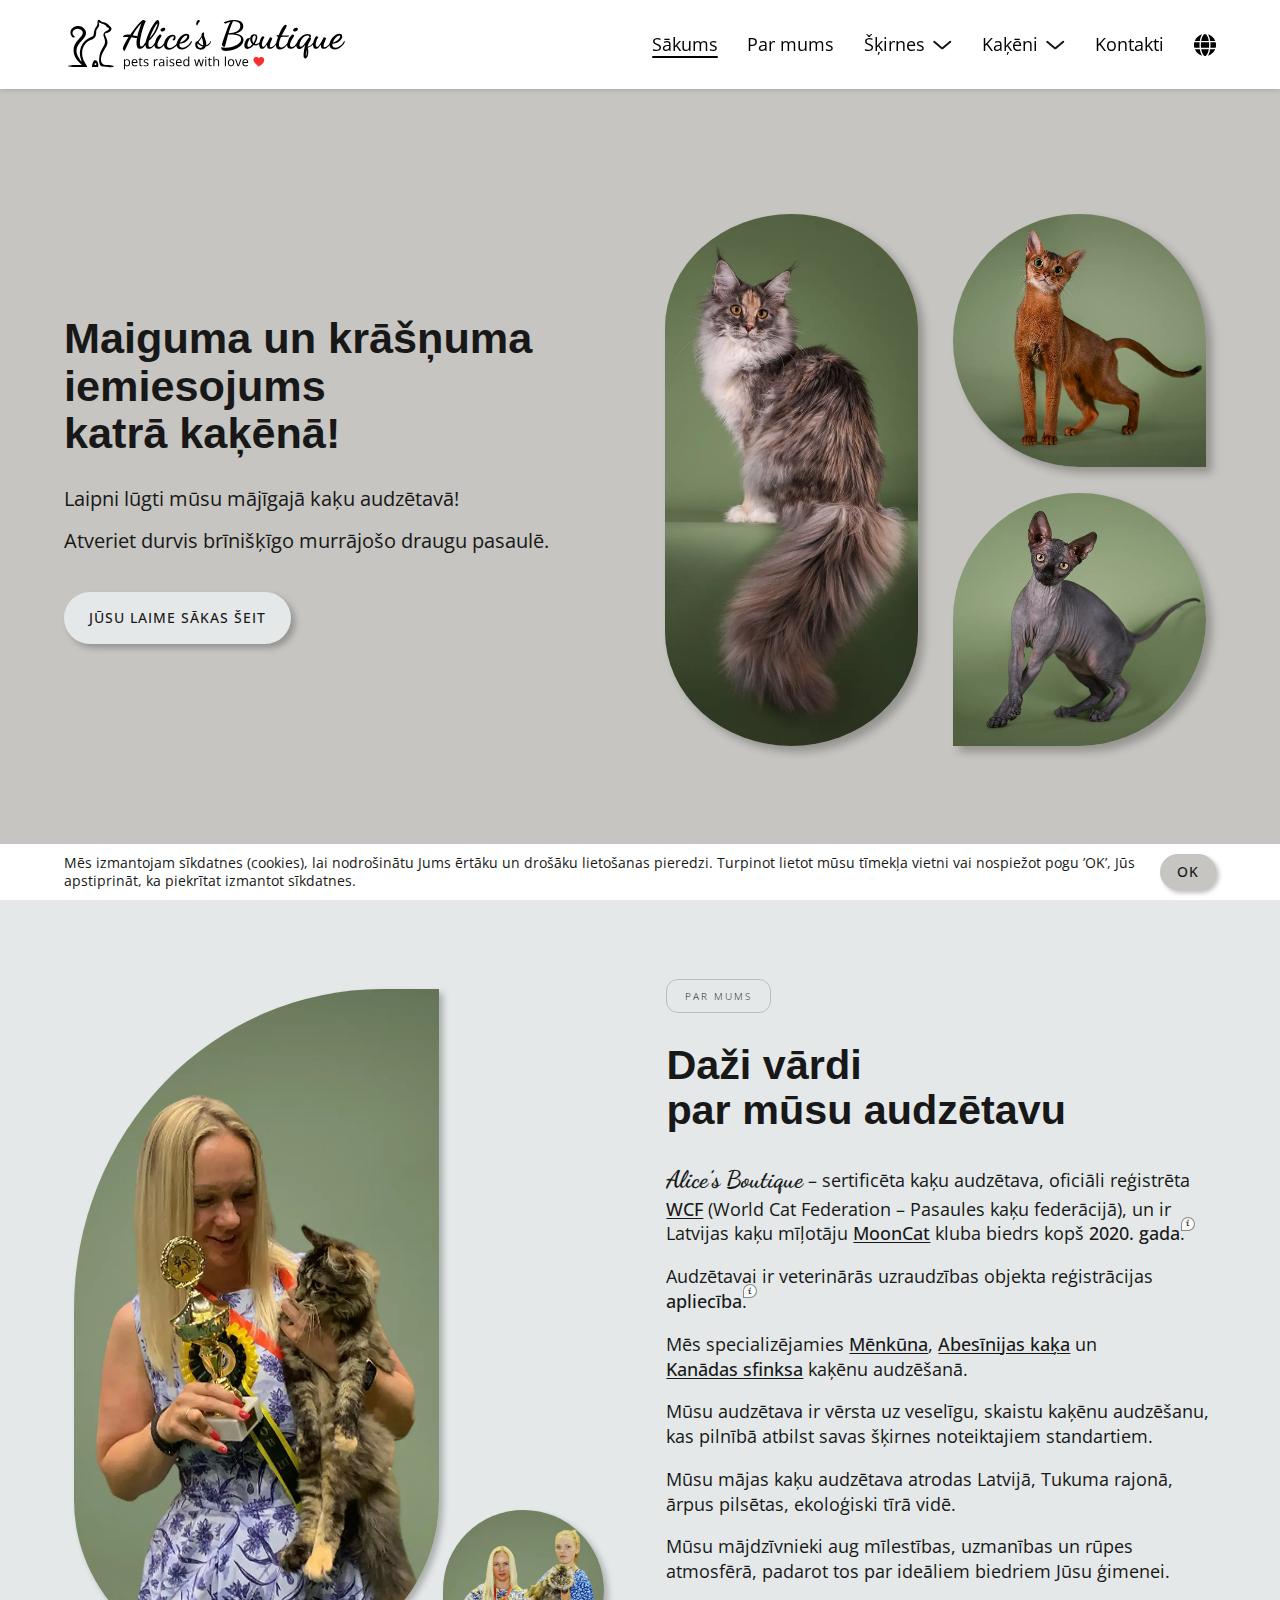
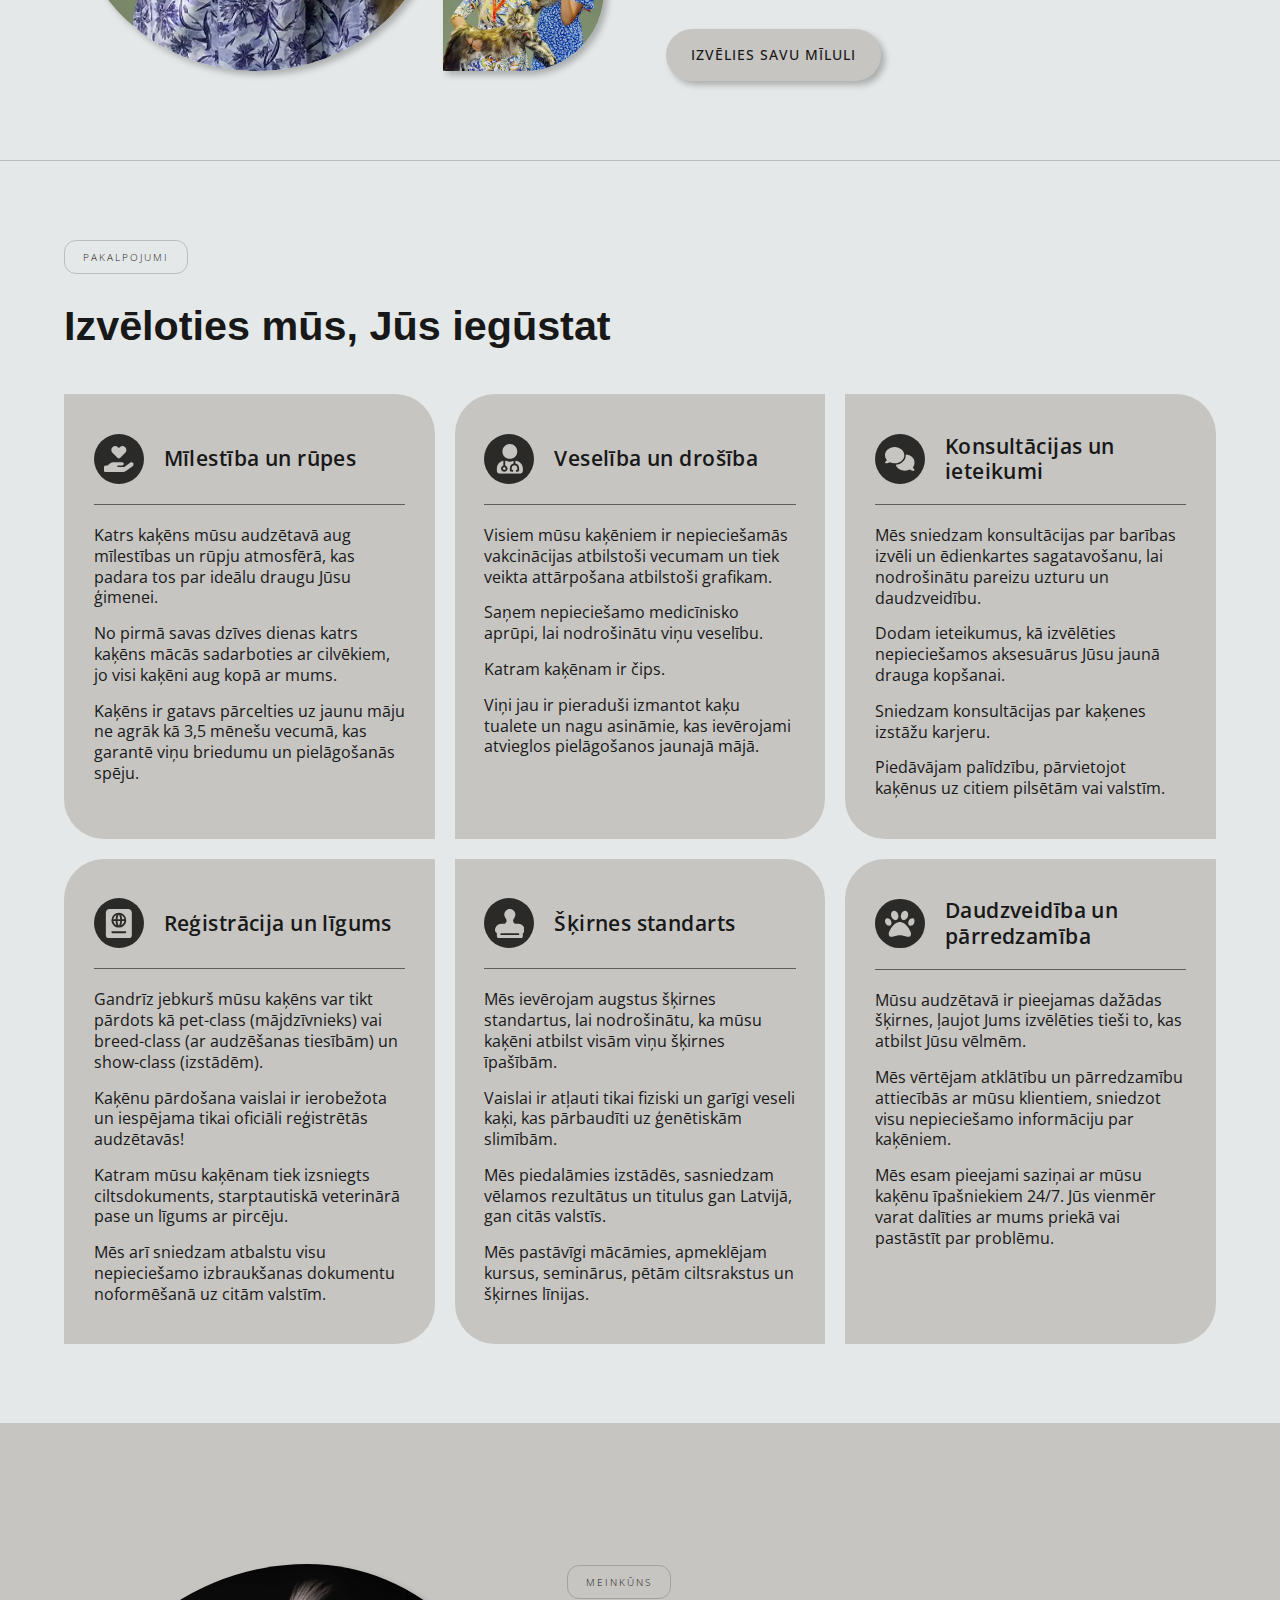
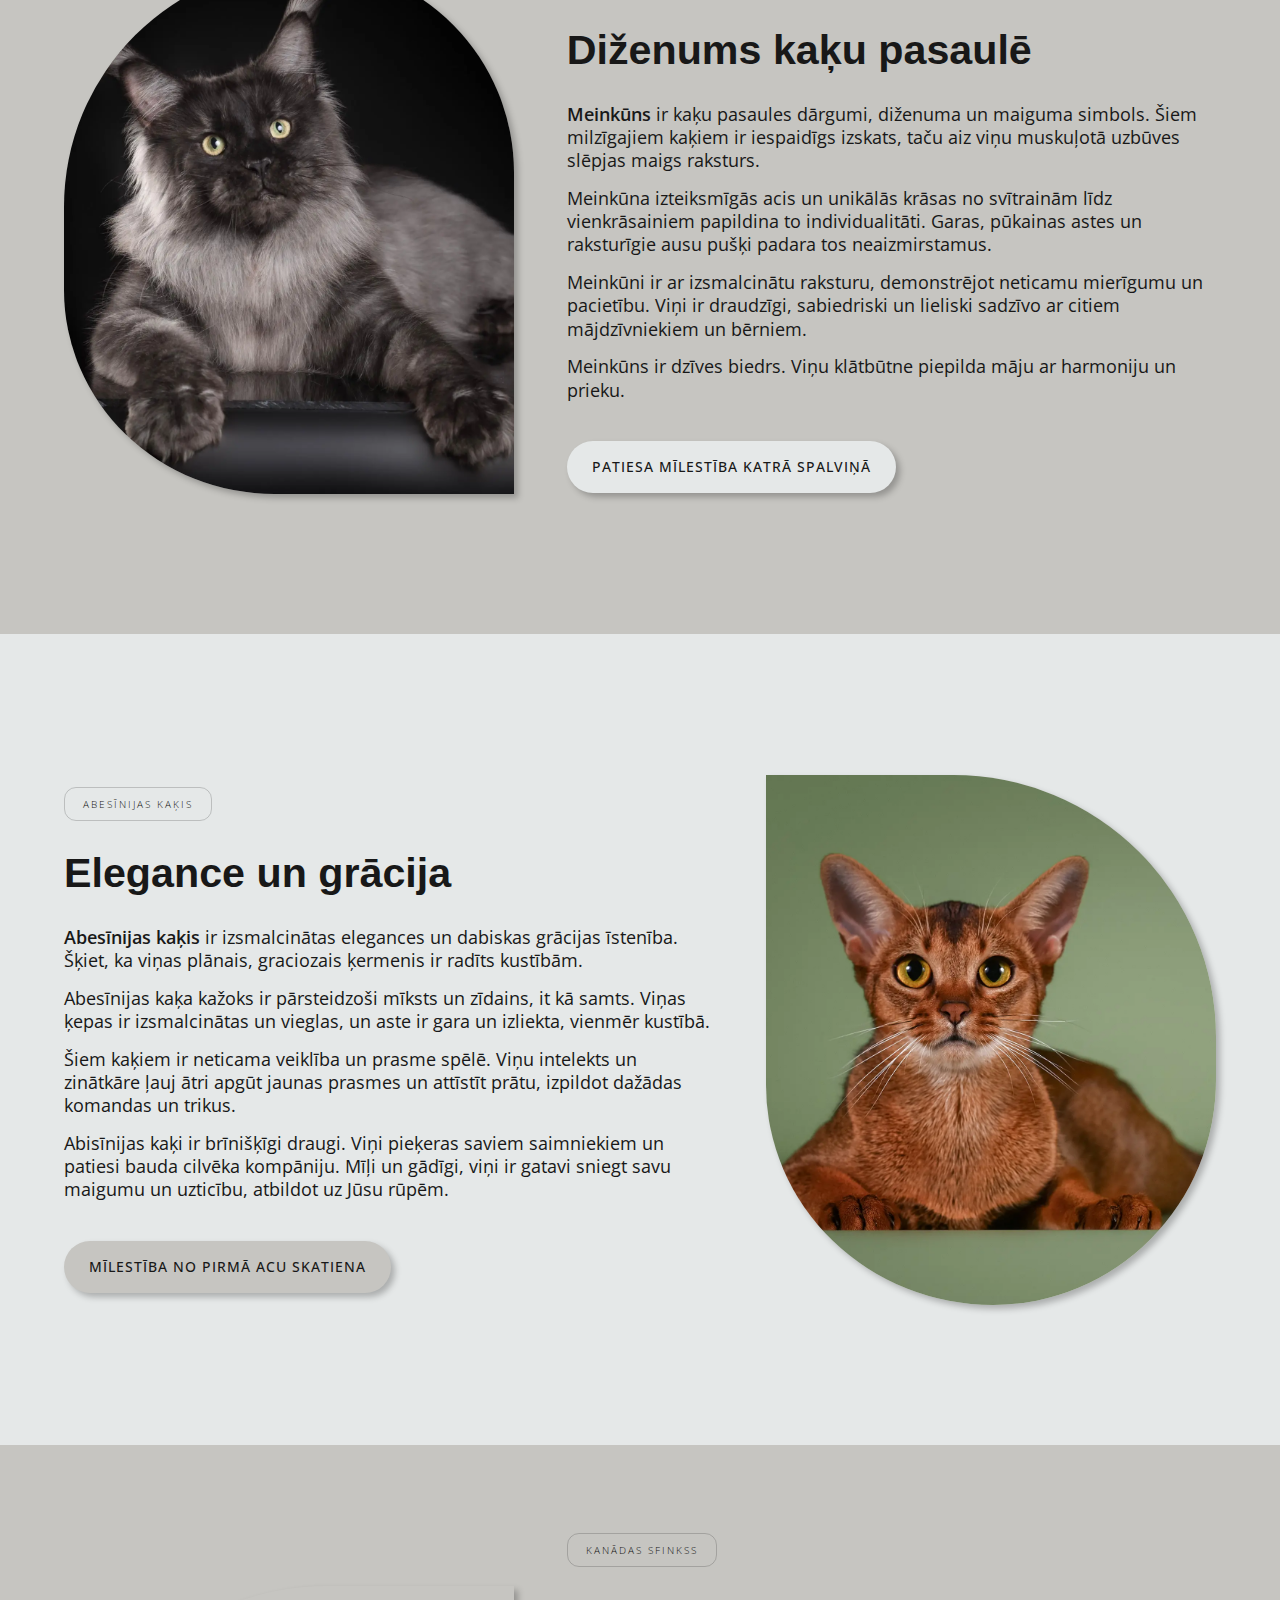
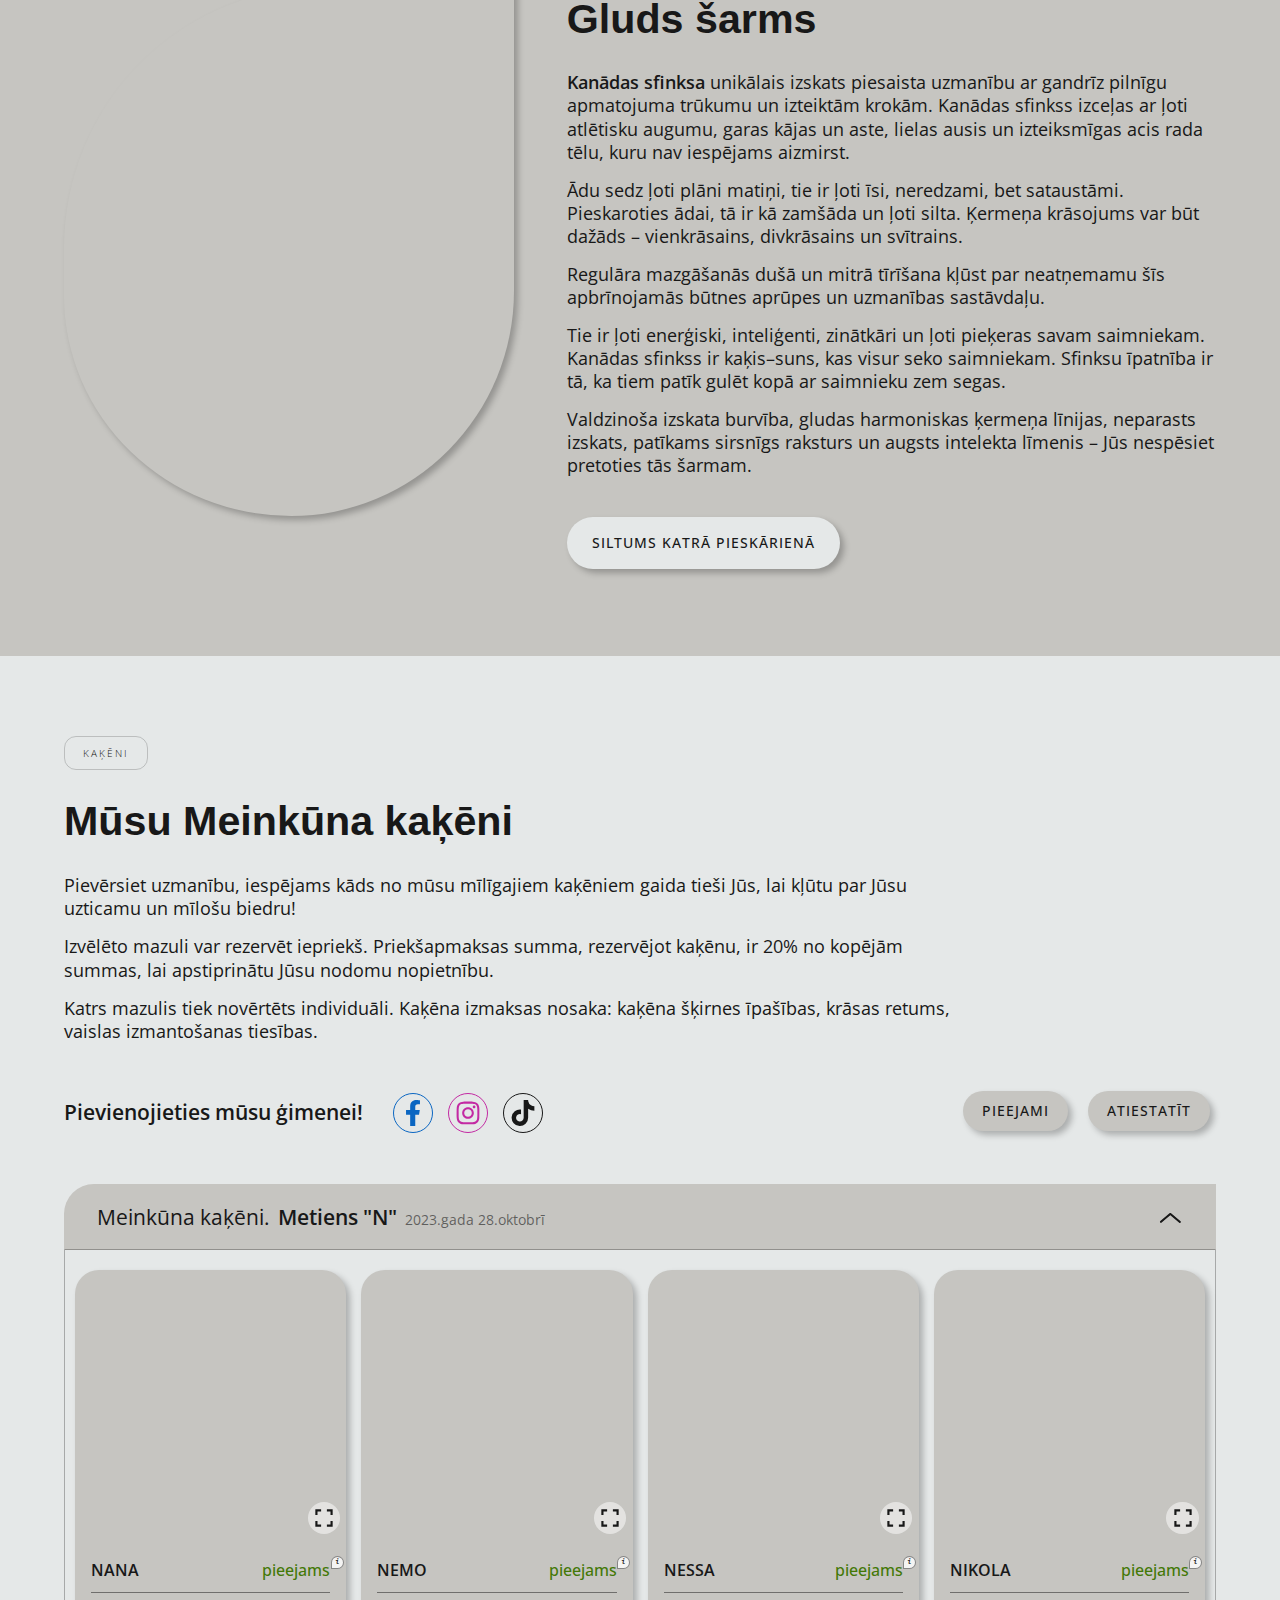
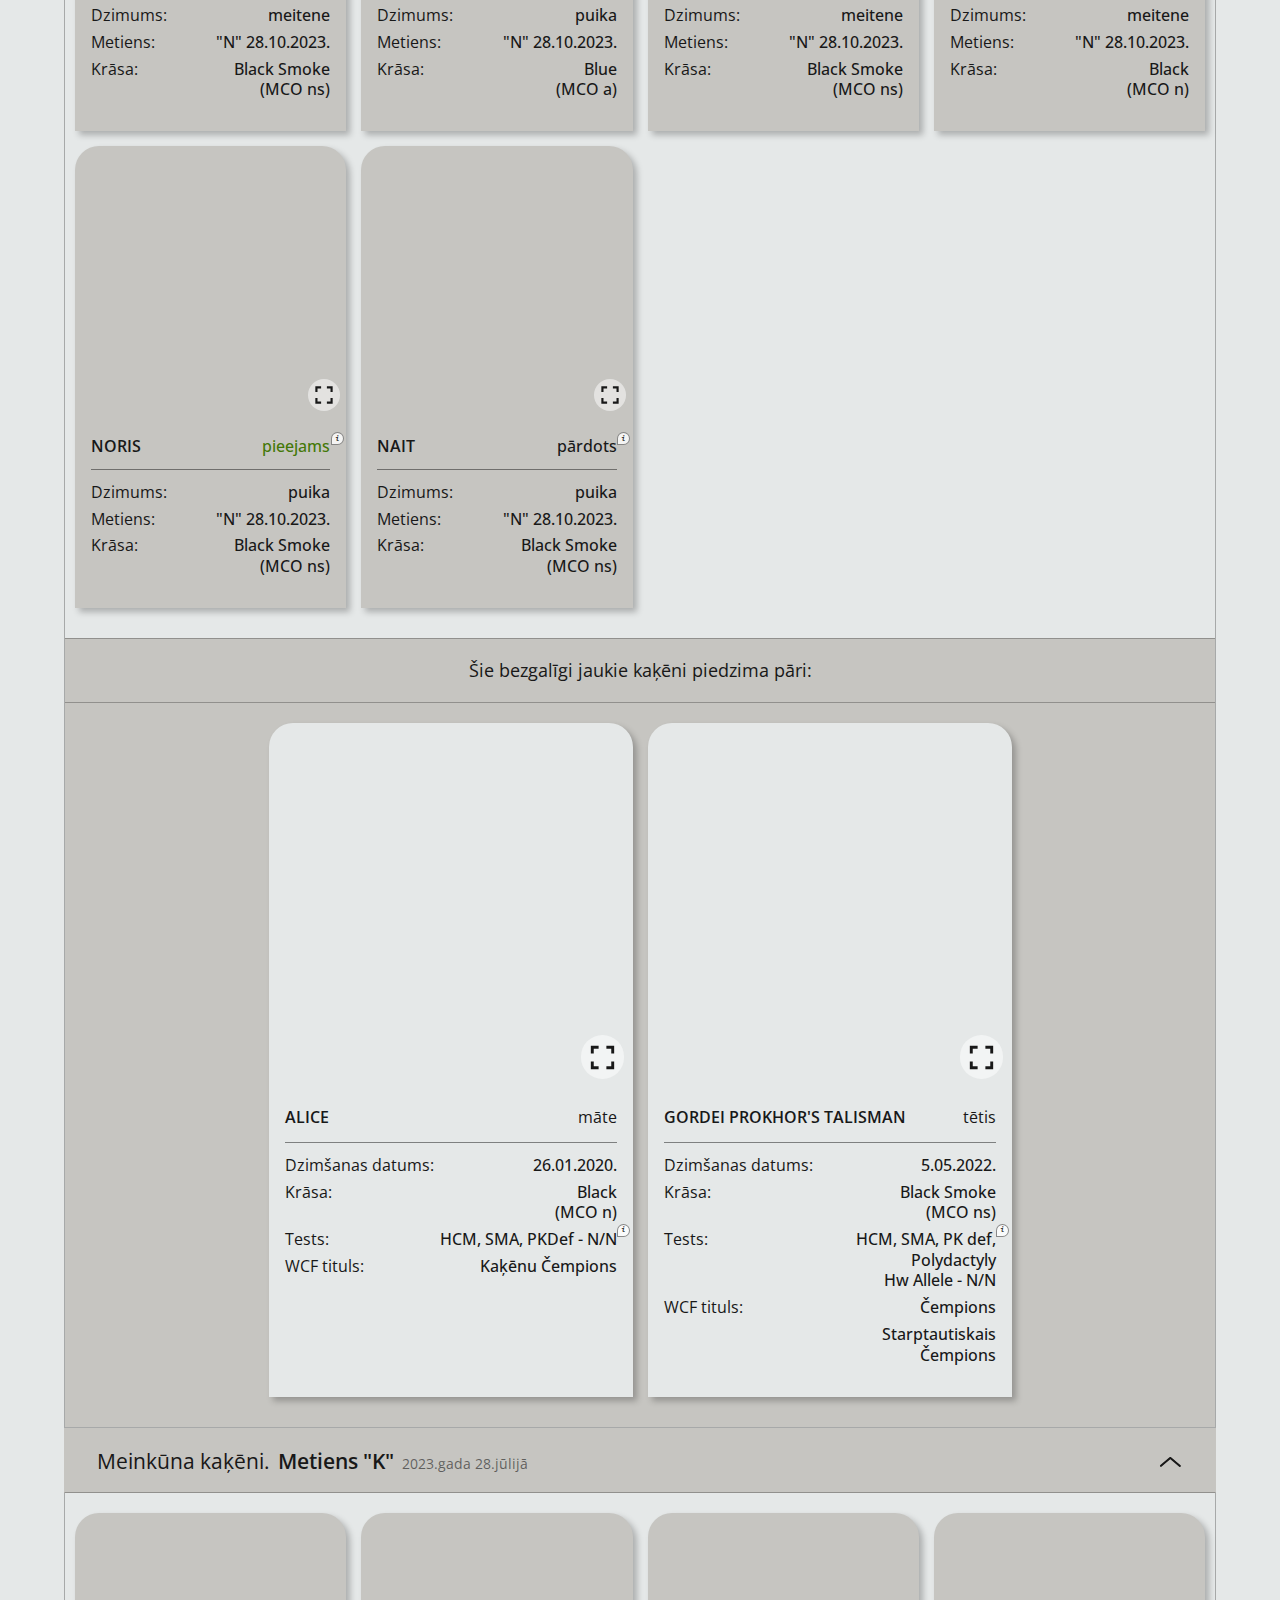
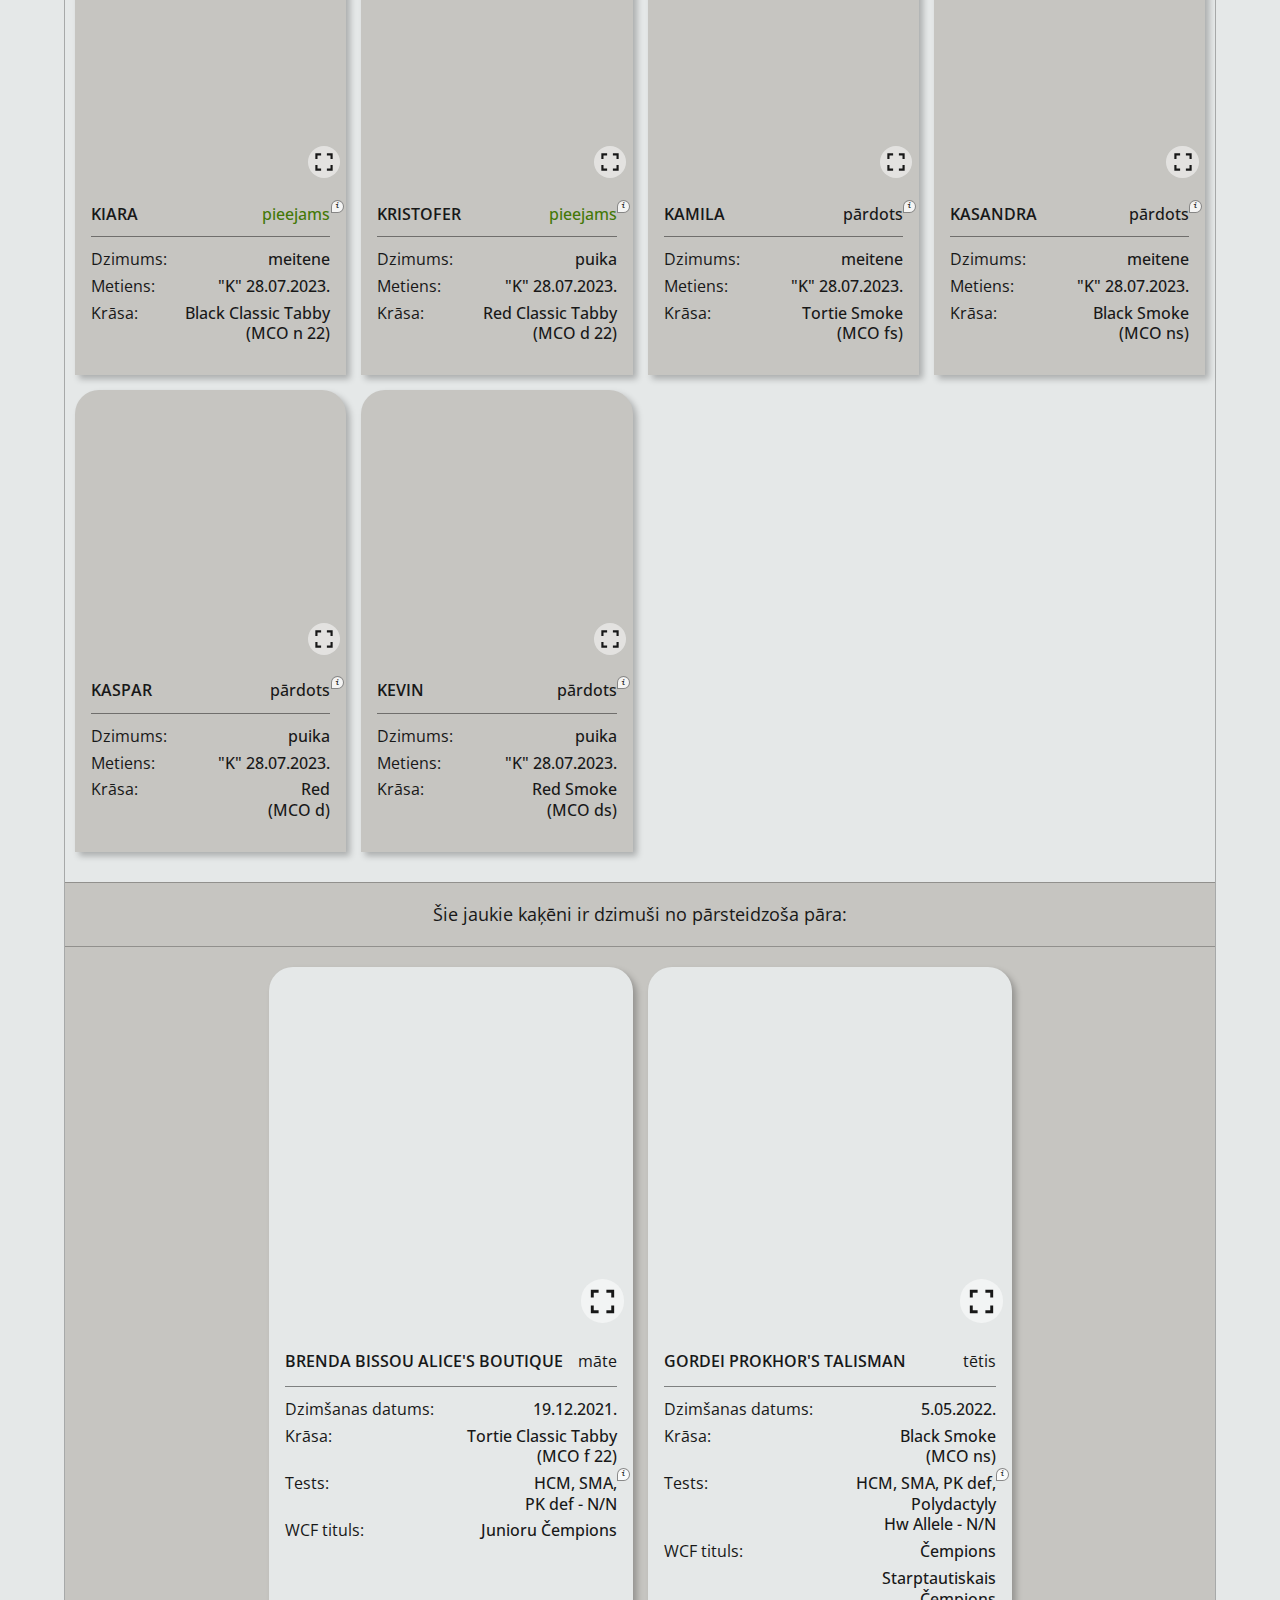
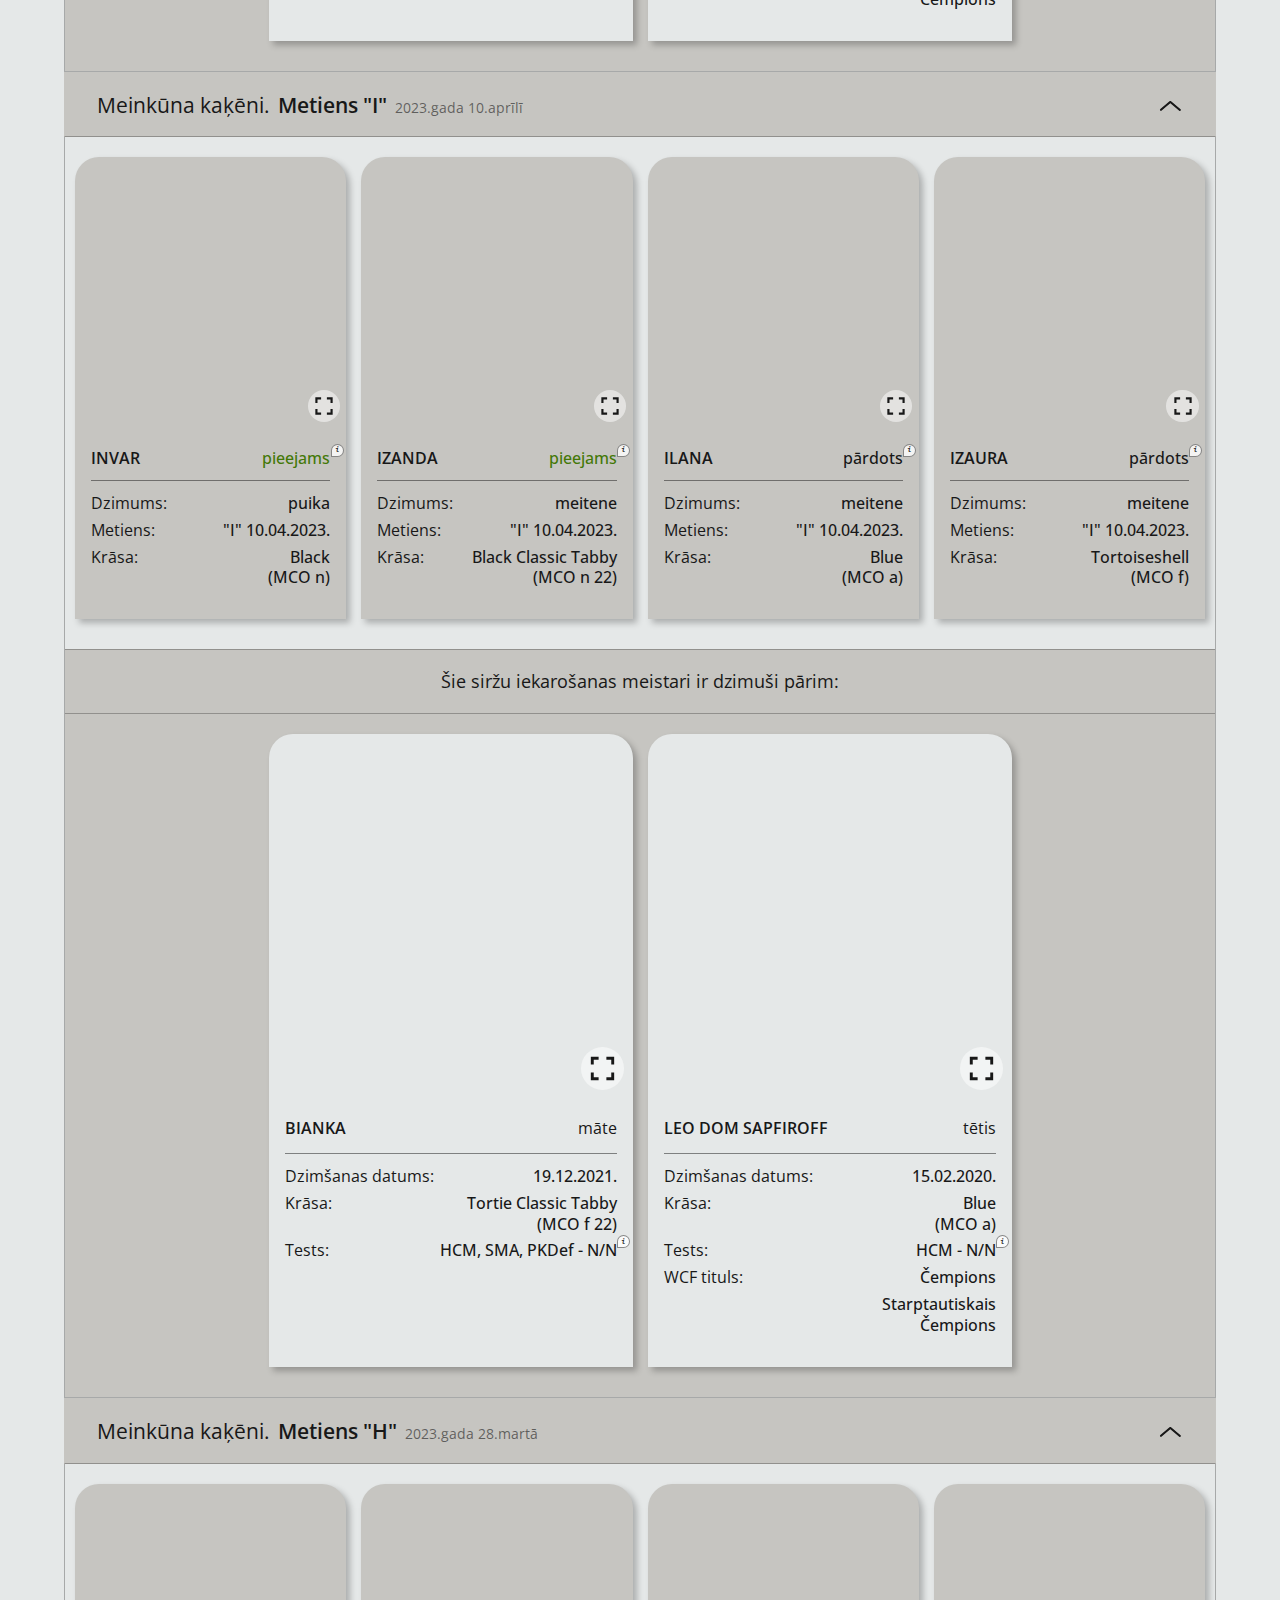
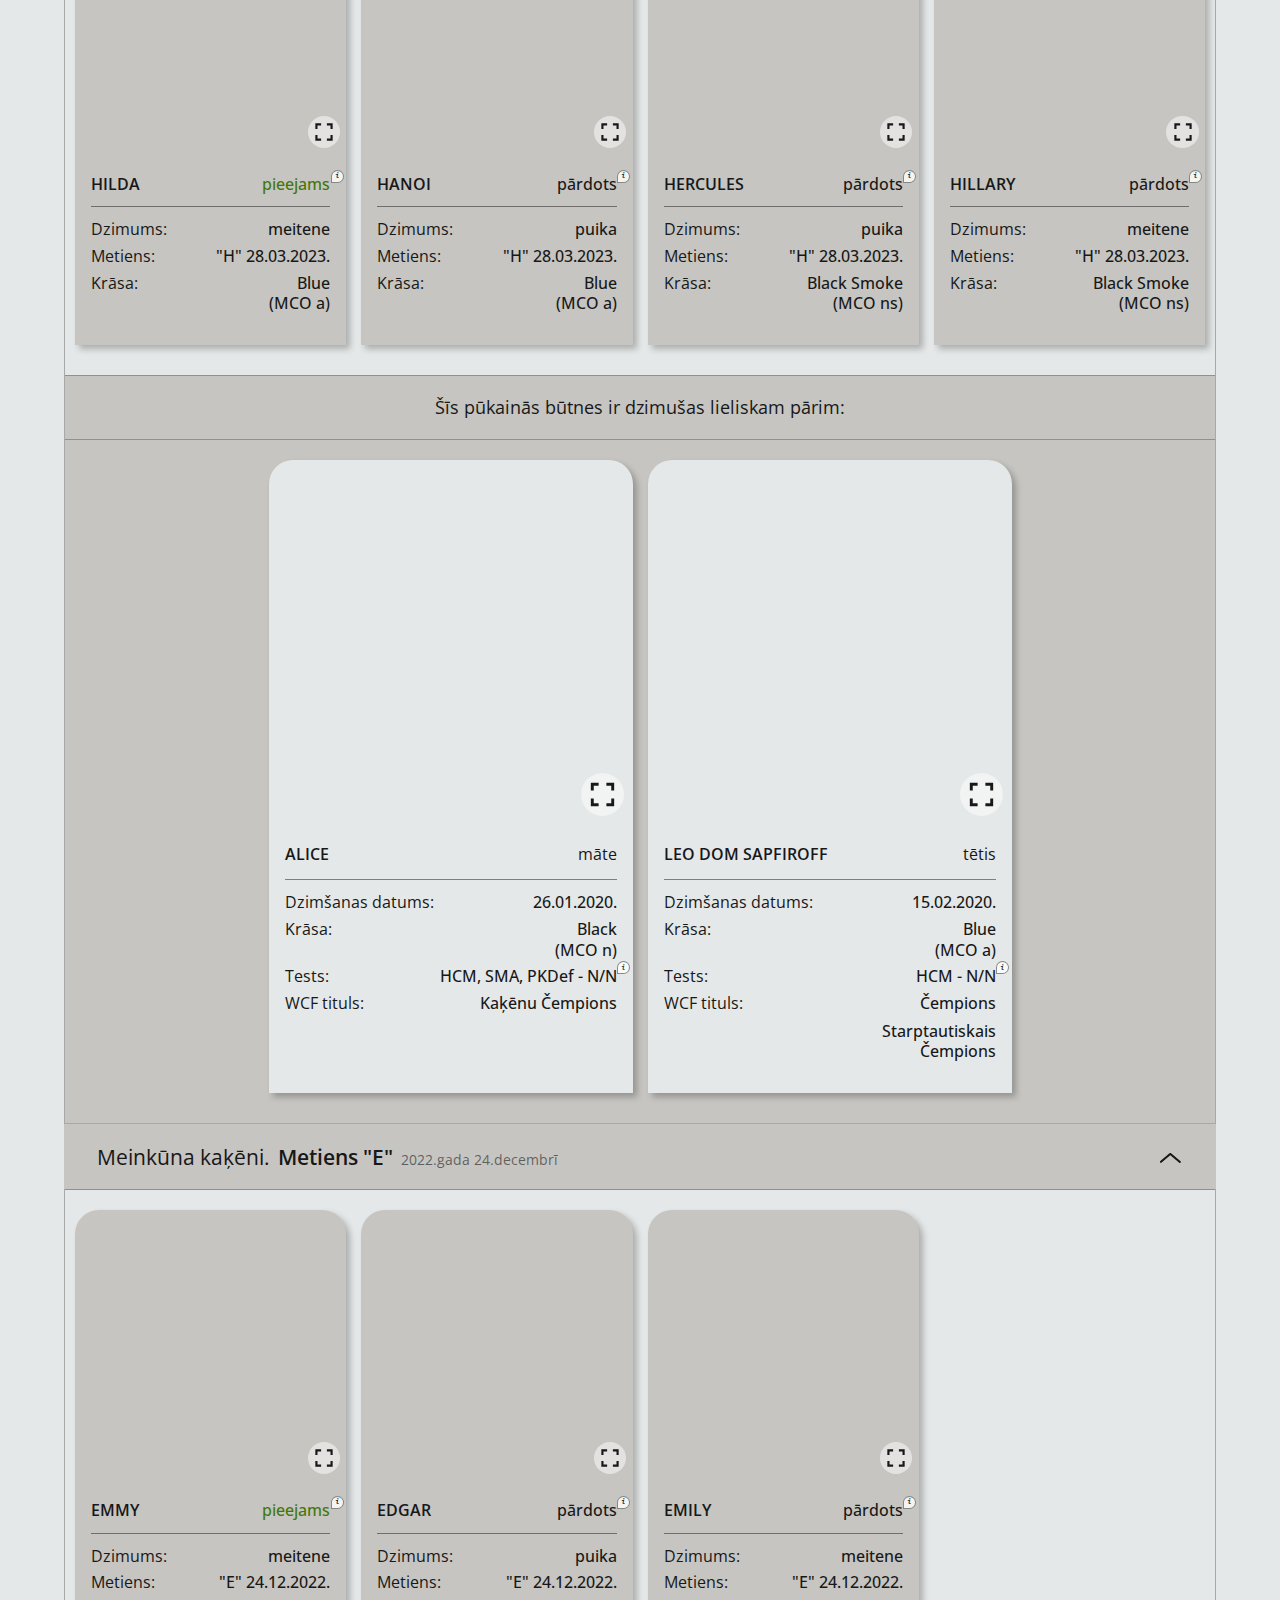
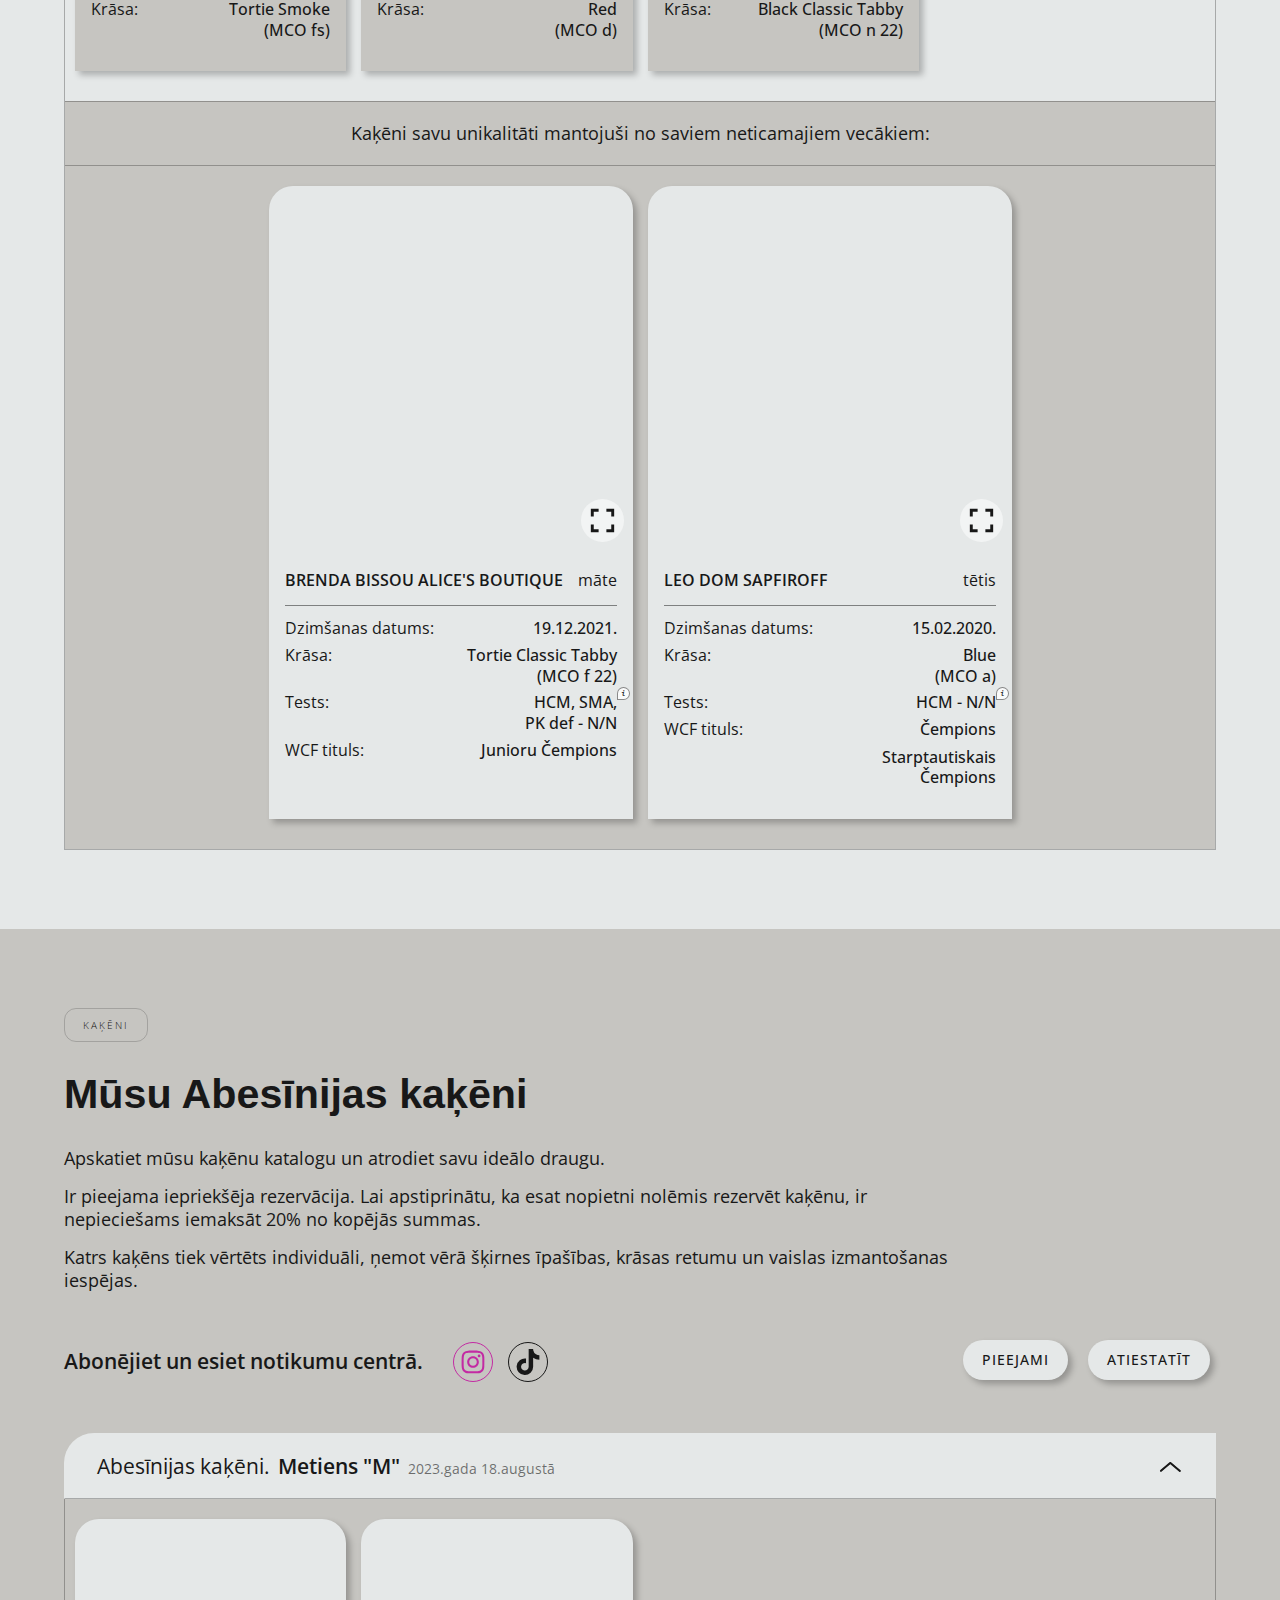
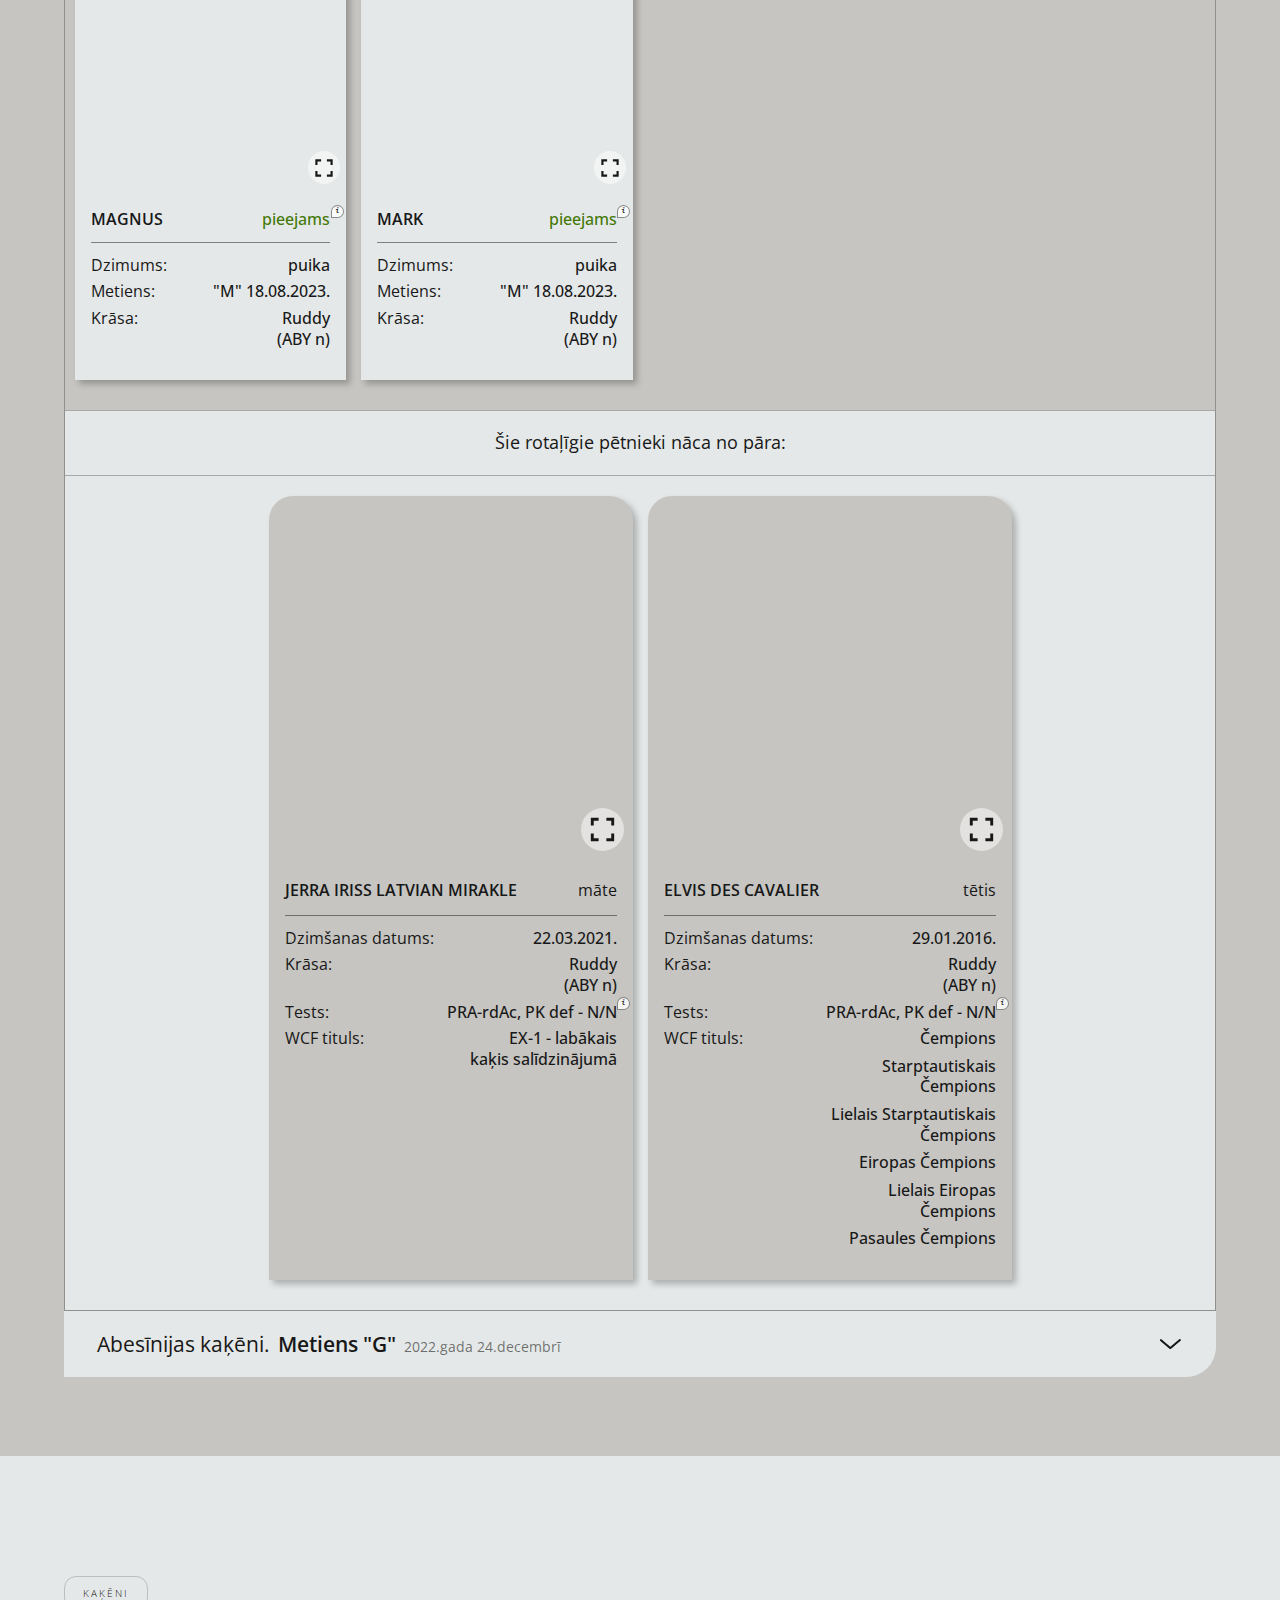
<file: lv/index.html>
<!DOCTYPE html>
<html lang="lv">

<head>
	<meta charset="UTF-8">
	<meta http-equiv="X-UA-Compatible" content="IE=edge">
	<meta name="viewport" content="width=device-width, initial-scale=1.0">
	<title>Meinkūna, Abesīnijas kaķi, Kanādas sfinksa kaķēni</title>

	<meta name="description"
		content="Alice's Boutique - ar mīlestību audzēti dzīvnieki. Meinkūna, Abesīnijas kaķi, Kanādas sfinksa šķirnes WCF sertificēta kaķu audzētava.">
	<!-- ! -->
	<link rel="canonical" href="https://URL-адрес/lv/">
	<link rel="alternate" hreflang="x-default" href="https://URL-адрес/en/">
	<link rel="alternate" hreflang="en-GB" href="https://URL-адрес/en/">
	<link rel="alternate" hreflang="ru" href="https://URL-адрес/">

	<!-- GOOGLE FONTS -->
	<link rel="preconnect" href="https://fonts.googleapis.com">
	<link rel="preconnect" href="https://fonts.gstatic.com" crossorigin>
	<!-- <link href="https://fonts.googleapis.com/css2?family=Open+Sans:wght@300;400;500;600;700&display=swap" rel="stylesheet"> -->
	<!-- <link href="https://fonts.googleapis.com/css2?family=Cabin:wght@400;600&family=Dancing+Script:wght@600;700&family=Lato&family=Montserrat&family=Open+Sans:wght@300;400;500;700&family=Poppins:wght@300;400;500;700&family=Roboto&family=Source+Sans+3:wght@400;600;700;900&family=Tangerine:wght@400;700&family=Ubuntu&Oswald:wght@600&family=Playfair+Display:wght@600&Nunito+Sans:opsz,wght@6..12,400;6..12,600;6..12,700;6..12,800&display=swap" rel="stylesheet"> -->
	<link
		href="https://fonts.googleapis.com/css2?family=Dancing+Script:wght@700&family=Open+Sans:ital,wght@0,300;0,400;0,500;0,600;0,700;1,400&family=Source+Code+Pro:ital,wght@1,600&display=swap"
		rel="stylesheet">

	<!-- FAVICON -->
	<link rel="icon" href="../favicon.ico">
	<link rel="icon" href="../favicons/favicon.svg" type="image/svg+xml">
	<link rel="apple-touch-icon" href="../favicons/apple-touch-icon.png" sizes="180x180">
	<link rel="icon" href="../favicons/favicon-32x32.png" type="image/png" sizes="32x32">
	<link rel="icon" href="../favicons/favicon-16x16.png" type="image/png" sizes="16x16">
	<link rel="manifest" href="../favicons/site.webmanifest">
	<link rel="mask-icon" href="../favicons/safari-pinned-tab.svg" color="#181818">
	<meta name="msapplication-TileColor" content="#c6c5c1">
	<meta name="theme-color" content="#ffffff">

	<!-- CSS -->
	<link rel="stylesheet" href="../css/style.css">
</head>

<body>
	<div class="wrapper">
		<!-- HEADER ===================================================================== -->
		<header class="header">
			<div class="header__container">
				<!-- LOGO -->
				<a class="header__logo logo _ibg" data-goto="#home" href="#home"
					aria-label="Logotips ir kaķa siluets ar nosaukumu 'Alice's Boutique'. Sauklis 'Dzīvnieki audzēti ar mīlestību' uzsvēr rūpes un uzticību, un simboliskā sarkanā sirds papildina tēlu, paužot siltumu un mīlestību pret dzīvniekiem. Atgriezties lapas augšpusē.">
					<img src="../icons/logo/logo.svg"
						alt="Logotips ir kaķa siluets ar nosaukumu 'Alice's Boutique'. Sauklis 'Dzīvnieki audzēti ar mīlestību' uzsvēr rūpes un uzticību, un simboliskā sarkanā sirds papildina tēlu, paužot siltumu un mīlestību pret dzīvniekiem.">
				</a>
				<!-- /logo -->

				<!-- MENU-NAV -->
				<div class="header__menu menu">
					<nav class="menu__body">
						<ul class="menu__list">
							<li class="menu__item">
								<a class="menu__link _active" data-goto="#home" href="#home"
									aria-label="Dodieties lapas sākumā">
									<span>Sākums</span>
								</a>
							</li>

							<li class="menu__item">
								<a class="menu__link" data-goto="#about" href="#about" aria-label="Uzzināt vairāk par mums">
									<span>Par&nbsp;mums</span>
								</a>
							</li>

							<li class="menu__item">
								<a class="menu__link" data-goto="#breeds" href="#breeds"
									aria-label="Dodieties uz sadaļu par šķirnēm">
									<span>Šķirnes</span>
								</a>
								<button class="menu__arrow arrow" aria-label="Rādīt kaķu šķirņu sarakstu izvēlnē"></button>

								<!-- SUB-MENU breed -->
								<nav class="menu__sub-menu sub-menu">
									<ul class="sub-menu__list">
										<li class="sub-menu__item">
											<a class="sub-menu__link" href="#breed-maine-coon" data-goto="#breed-maine-coon"
												aria-label="Doties uz informāciju par Meinkūna šķirni">
												<span class="sub-menu__text">Meinkūns</span>
											</a>
										</li>

										<li class="sub-menu__item">
											<a class="sub-menu__link" href="#breed-abyssinian" data-goto="#breed-abyssinian"
												aria-label="Doties uz informāciju par Abesīnijas kaķa šķirni">
												<span class="sub-menu__text">Abesīnijas&nbsp;kaķis</span>
											</a>
										</li>

										<li class="sub-menu__item">
											<a class="sub-menu__link" href="#breed-sphynx" data-goto="#breed-sphynx"
												aria-label="Doties uz informāciju par Kanādas sfinksa šķirni">
												<span class="sub-menu__text">Kanādas&nbsp;sfinkss</span>
											</a>
										</li>
									</ul>
								</nav>
								<!-- sub-menu -->
							</li>

							<li class="menu__item">
								<a class="menu__link" data-goto="#kittens" href="#kittens"
									aria-label="Doties uz sadaļu par kaķēniem">
									<span>Kaķēni</span>
								</a>
								<button class="menu__arrow arrow"
									aria-label="Rādīt izvēlni ar kaķēnu izvēli pēc šķirnēs"></button>

								<!-- SUB-MENU kittens -->
								<nav class="menu__sub-menu sub-menu">
									<ul class="sub-menu__list">
										<li class="sub-menu__item">
											<a class="sub-menu__link" href="#kittens-maine-coon" data-goto="#kittens-maine-coon"
												aria-label="Doties uz Meinkūna šķirnes kaķēnu izvēli">
												<span class="sub-menu__text">Meinkūns</span>
											</a>
										</li>

										<li class="sub-menu__item">
											<a class="sub-menu__link" href="#kittens-abyssinian" data-goto="#kittens-abyssinian"
												aria-label="Doties uz Abesīnijas šķirnes kaķēnu izvēli">
												<span class="sub-menu__text">Abesīnijas&nbsp;kaķis</span>
											</a>
										</li>

										<li class="sub-menu__item">
											<a class="sub-menu__link" href="#kittens-sphynx" data-goto="#kittens-sphynx"
												aria-label="Doties uz Kanādas sfinksa šķirnes kaķēnu izvēli">
												<span class="sub-menu__text">Kanādas&nbsp;sfinkss</span>
											</a>
										</li>
									</ul>
								</nav>
								<!-- sub-menu -->
							</li>

							<li class="menu__item">
								<a class="menu__link" data-goto="#footer" href="#footer"
									aria-label="Doties uz kontaktinformāciju">
									<span>Kontakti</span>
								</a>
							</li>
						</ul>
					</nav>
				</div>
				<!-- /menu-nav -->

				<!-- LANGUAGE -->
				<div class="header__lang lang">
					<button class="lang__button" type="button" aria-label="Valodas izvēle">
						<svg>
							<use xlink:href="../icons/icons.svg#globe"></use>
						</svg>
					</button>

					<ul class="lang__list">
						<li class="lang__item">
							<a class="lang__link" data-lang="ru" href=""
								aria-label="Izvēlieties krievu valodu, lai skatītu saturu krieviski">RU</a>
						</li>

						<li class="lang__item">
							<a class="lang__link" data-lang="en" href=""
								aria-label="Izvēlieties angļu valodu, lai skatītu saturu angliski">EN</a>
						</li>

						<li class="lang__item">
							<a class="lang__link" data-lang="lv" href=""
								aria-label="Izvēlieties latviešu valodu, lai skatītu saturu latviski">LV</a>
						</li>
					</ul>
				</div>
				<!-- /language -->

				<!-- BURGER -->
				<button class="icon-menu" type="button" aria-label="Atvērt izvēlni">
					<span></span>
				</button>
				<!-- /burger -->
			</div>
		</header>
		<!-- /header -->

		<!-- MAIN-PAGE ================================================================== -->
		<main class="page">
			<!-- MAIN =========================================== -->
			<section class="page__main main section" id="home">
				<div class="main__container">
					<!-- MAIN CONTENT-TEXT -->
					<div class="main__content">
						<h1 class="main__title title">Maiguma un krāšņuma iemiesojums katrā kaķēnā!</h1>

						<div class="main__text">
							<p>Laipni lūgti mūsu mājīgajā kaķu audzētavā!</p>
							<p>Atveriet durvis brīnišķīgo murrājošo draugu pasaulē.</p>
						</div>

						<a class="main__link button" href="#breed" data-goto="#kittens-maine-coon"
							aria-label="Noklikšķiniet, lai pārietu uz kaķēnu izvēli.">
							<span>Jūsu laime sākas šeit</span>
						</a>
					</div>

					<!-- MAIN IMAGES -->
					<div class="main__images images-main">
						<!-- Maine-coon -->
						<a class="images-main__item images-main__item_1 _ibg" href="#kittens-maine-coon"
							data-goto="#kittens-maine-coon" aria-label="Doties uz sadaļu ar Meinkūna kaķēniem.">
							<picture>
								<source srcset="../img/main/maine-coon.webp" type="image/webp">
								<img src="../img/main/maine-coon.jpg"
									alt="Meinkūna kaķēns, 7 mēneši, Tortie Smoke with White (MCO fs 03)"
									title="Meinkūna kaķēns, 7 mēneši,&#010;Tortie Smoke with White (MCO fs 03)">
							</picture>
							<span class="images-main__overlay">Meinkūns</span>
						</a>

						<!-- Abyssinian -->
						<a class="images-main__item images-main__item_2 _ibg" href="#kittens-abyssinian"
							data-goto="#kittens-abyssinian" aria-label="Doties uz sadaļu ar Abesīnijas kaķēniem.">
							<picture>
								<source srcset="../img/main/abyssinian.webp" type="image/webp">
								<img src="../img/main/abyssinian.jpg" alt="Abesīnijas kaķēne, 3 gadi, Ruddy (ABY n)"
									title="Abesīnijas kaķēne, 3 gadi,&#010;Ruddy (ABY n)">
							</picture>
							<span class="images-main__overlay">Abesīnijas kaķis</span>
						</a>

						<!-- Canadian Sphynx -->
						<a class="images-main__item images-main__item_3 _ibg" href="#kittens-sphynx"
							data-goto="#kittens-sphynx" aria-label="Doties uz sadaļu ar Kanādas sfinksa kaķēniem.">
							<picture>
								<!-- ??? -->
								<source srcset="../img/main/sphynx.webp" type="image/webp">
								<img src="../img/main/sphynx.jpg"
									alt="Kanādas sfinksa kaķēns, 4 mēneši, Black (SPH n 33) / melns"
									title="Kanādas sfinksa kaķēns, 4 mēneši,&#010;Black (SPH n 33)">
								<!-- un gaiša krāsa ar zilām acīm (Seal Point - SPH n 33) -->
							</picture>
							<span class="images-main__overlay">Kanādas sfinkss</span>
						</a>
					</div>
				</div>
			</section>
			<!-- /main -->

			<!-- ABOUT US ======================================== -->
			<section class="page__about about section" id="about">
				<div class="about__container">
					<div class="about__images images-about">
						<a class="images-about__item images-about__item_1 _ibg" href="../img/about/about-1.jpg"
							data-fslightbox="about-us">
							<picture>
								<source srcset="../img/about/about-1-bg.webp" type="image/webp">
								<img src="../img/about/about-1-bg.jpg" loading="lazy"
									alt="Audzētavas Alice's Boutique īpašniece Anna Kondrate un Meinkūna kaķis Black Classic Tabby (MCO n 22). Pasaules kaķu izstāde 2022.gads. 7.-8.augusts"
									title="Audzētavas Alice's Boutique īpašniece Anna Kondrate,&#010;Meinkūna kaķis Black Classic Tabby (MCO n 22),&#010;Pasaules kaķu izstāde">
							</picture>
						</a>

						<a class="images-about__item images-about__item_2 _ibg" href="../img/about/about-2.jpg"
							data-fslightbox="about-us">
							<picture>
								<source srcset="../img/about/about-2-bg.webp" type="image/webp">
								<img src="../img/about/about-2-bg.jpg" loading="lazy"
									alt="Alice's Boutique kaķu audzētāja Anna Kondrate, divi Meinkūna kaķi Black Classic Tabby (MCO n 22) bilde no izstādes"
									title="Alice's Boutique kaķu audzētāja Anna Kondrate&#010;divi Meinkūna kaķi Black Classic Tabby (MCO n 22)&#010;bilde no izstādes">
							</picture>
						</a>
					</div>

					<div class="about__content">
						<div class="about__label label">Par mums</div>

						<h2 class="about__title title">Daži vārdi par&nbsp;mūsu audzētavu</h2>

						<div class="about__text">
							<p>
								<span class="about__text_font">Alice&rsquo;s Boutique</span>&nbsp;&ndash; sertificēta kaķu
								audzētava, oficiāli reģistrēta
								<a href="https://wcf.de/en/" target="_blank"
									aria-label="Starptautiskās kaķu federācijas vietnes saite">WCF</a>
								(World Cat Federation&nbsp;&ndash; Pasaules kaķu federācijā), un ir Latvijas kaķu mīļotāju
								<a href="https://mooncat.lv/lv/par-klubu" target="_blank"
									aria-label="Latvijas kaķu mīļotāju asociācija vietnes saite">MoonCat</a>
								kluba biedrs kopš
								<span class="_tooltip"
									data-tooltip="Īpašniece: <strong>Anna Kondrāte</strong><br>Reģ. Nr.: <strong>LV MC 247/27812-2020(H)</strong>">2020.&nbsp;gada</span>.
							</p>
							<p>
								Audzētavai ir veterinārās uzraudzības objekta reģistrācijas
								<span class="_tooltip" data-tooltip="Reģ. Nr.: <strong>087425</strong>">apliecība</span>.
							</p>
							<p>
								Mēs specializējamies
								<a href="#breed-maine-coon" data-goto="#breed-maine-coon"
									aria-label="Dodieties uz sadaļu par Mēnkūna šķirni."><span>Mēnkūna</span></a>,
								<a href="#breed-abyssinian" data-goto="#breed-abyssinian"
									aria-label="Pārejiet uz sadaļu par Abesīnijas kaķa šķirni.">Abesīnijas&nbsp;kaķa</a>
								un
								<a href="#breed-sphynx" data-goto="#breed-sphynx"
									aria-label="Doties uz sadaļu par  Kanādas sfinksa šķirni.">Kanādas&nbsp;sfinksa</a>
								kaķēnu audzēšanā.
							</p>
							<p>Mūsu audzētava ir vērsta uz&nbsp;veselīgu, skaistu kaķēnu audzēšanu, kas pilnībā atbilst savas
								šķirnes noteiktajiem standartiem.</p>
							<p>Mūsu mājas kaķu audzētava atrodas Latvijā, Tukuma&nbsp;rajonā, ārpus pilsētas, ekoloģiski tīrā
								vidē.</p>
							<p>Mūsu mājdzīvnieki aug mīlestības, uzmanības un rūpes atmosfērā, padarot tos par ideāliem
								biedriem Jūsu ģimenei.</p>
						</div>

						<a class="about__link button" href="#kittens-maine-coon" data-goto="#kittens-maine-coon"
							aria-label="Pāriet uz kaķēnu izvēles sadaļu.">
							<span>Izvēlies savu mīluli</span>
						</a>
					</div>
				</div>
			</section>
			<!-- /about us -->

			<!-- OFFER / SERVICES ================================ -->
			<section class="page__offer offer section">
				<div class="offer__container">
					<div class="offer__label label">Pakalpojumi</div>

					<h3 class="offer__title title">Izvēloties mūs, Jūs iegūstat</h3>

					<!-- CARDS -->
					<div class="offer__items">
						<article class="offer__item item-offer">
							<div class="item-offer__header">
								<div class="item-offer__icon">
									<svg>
										<use xlink:href="../icons/icons.svg#hand-holding-heart"></use>
									</svg>
								</div>
								<h4 class="item-offer__sub-title">Mīlestība un&nbsp;rūpes</h4>
							</div>
							<div class="item-offer__text">
								<p>Katrs kaķēns mūsu audzētavā aug mīlestības un rūpju atmosfērā, kas padara tos par ideālu
									draugu Jūsu ģimenei.</p>
								<p>No pirmā savas dzīves dienas katrs kaķēns mācās sadarboties ar cilvēkiem, jo visi kaķēni aug
									kopā ar mums.</p>
								<p>Kaķēns ir gatavs pārcelties uz jaunu māju ne agrāk kā 3,5 mēnešu vecumā, kas garantē viņu
									briedumu un pielāgošanās spēju.</p>
							</div>
						</article>

						<article class="offer__item item-offer">
							<div class="item-offer__header">
								<div class="item-offer__icon">
									<svg>
										<use xlink:href="../icons/icons.svg#doctor"></use>
									</svg>
								</div>
								<h4 class="item-offer__sub-title">Veselība un drošība</h4>
							</div>
							<div class="item-offer__text">
								<p>Visiem mūsu kaķēniem ir nepieciešamās vakcinācijas atbilstoši vecumam un tiek veikta
									attārpošana atbilstoši grafikam.</p>
								<p>Saņem nepieciešamo medicīnisko aprūpi, lai nodrošinātu viņu veselību.</p>
								<p>Katram kaķēnam ir čips.</p>
								<p>Viņi jau ir pieraduši izmantot kaķu tualete un nagu asināmie, kas ievērojami atvieglos
									pielāgošanos jaunajā mājā.</p>
							</div>
						</article>

						<article class="offer__item item-offer">
							<div class="item-offer__header">
								<div class="item-offer__icon">
									<svg>
										<use xlink:href="../icons/icons.svg#comments"></use>
									</svg>
								</div>
								<h4 class="item-offer__sub-title">Konsultācijas un ieteikumi</h4>
							</div>
							<div class="item-offer__text">
								<p>Mēs sniedzam konsultācijas par barības izvēli un ēdienkartes sagatavošanu, lai nodrošinātu
									pareizu uzturu un daudzveidību.</p>
								<p>Dodam ieteikumus, kā izvēlēties nepieciešamos aksesuārus Jūsu jaunā drauga kopšanai.</p>
								<p>Sniedzam konsultācijas par kaķenes izstāžu karjeru.</p>
								<p>Piedāvājam palīdzību, pārvietojot kaķēnus uz citiem pilsētām vai valstīm.</p>
							</div>
						</article>

						<article class="offer__item item-offer">
							<div class="item-offer__header">
								<div class="item-offer__icon">
									<svg>
										<use xlink:href="../icons/icons.svg#passport"></use>
									</svg>
								</div>
								<h4 class="item-offer__sub-title">Reģistrācija un līgums</h4>
							</div>
							<div class="item-offer__text">
								<p>Gandrīz jebkurš mūsu kaķēns var tikt pārdots kā pet-class (mājdzīvnieks) vai breed-class (ar
									audzēšanas tiesībām) un show-class (izstādēm).</p>
								<p>Kaķēnu pārdošana vaislai ir ierobežota un iespējama tikai oficiāli reģistrētās audzētavās!
								</p>
								<p>Katram mūsu kaķēnam tiek izsniegts ciltsdokuments, starptautiskā veterinārā pase un līgums ar
									pircēju.</p>
								<p>Mēs arī sniedzam atbalstu visu nepieciešamo izbraukšanas dokumentu noformēšanā uz citām
									valstīm.</p>
							</div>
						</article>

						<article class="offer__item item-offer">
							<div class="item-offer__header">
								<div class="item-offer__icon">
									<svg>
										<use xlink:href="../icons/icons.svg#stamp"></use>
									</svg>
								</div>
								<h4 class="item-offer__sub-title">Šķirnes standarts</h4>
							</div>
							<div class="item-offer__text">
								<p>Mēs ievērojam augstus šķirnes standartus, lai nodrošinātu, ka mūsu kaķēni atbilst visām viņu
									šķirnes īpašībām.</p>
								<p>Vaislai ir atļauti tikai fiziski un garīgi veseli kaķi, kas pārbaudīti uz ģenētiskām
									slimībām.</p>
								<p>
									<!-- Mēs piedalāmies izstādēs, un mums ir izstāžu tituli. -->
									Mēs piedalāmies izstādēs, sasniedzam vēlamos rezultātus un titulus gan Latvijā, gan citās
									valstīs.
								</p>
								<p>Mēs pastāvīgi mācāmies, apmeklējam kursus, seminārus, pētām ciltsrakstus un šķirnes līnijas.
								</p>
							</div>
						</article>

						<article class="offer__item item-offer">
							<div class="item-offer__header">
								<div class="item-offer__icon">
									<svg>
										<use xlink:href="../icons/icons.svg#paw"></use>
									</svg>
								</div>
								<h4 class="item-offer__sub-title">Daudzveidība un pārredzamība</h4>
							</div>
							<div class="item-offer__text">
								<p>Mūsu audzētavā ir pieejamas dažādas šķirnes, ļaujot Jums izvēlēties tieši to, kas atbilst
									Jūsu vēlmēm.</p>
								<p>Mēs vērtējam atklātību un pārredzamību attiecībās ar mūsu klientiem, sniedzot visu
									nepieciešamo informāciju par kaķēniem.</p>
								<p>Mēs esam pieejami saziņai ar mūsu kaķēnu īpašniekiem 24/7. Jūs vienmēr varat dalīties ar mums
									priekā vai pastāstīt par problēmu.</p>
							</div>
						</article>
					</div>
				</div>
			</section>
			<!-- /offer -->

			<!-- BREEDS ========================================== -->
			<div class="page__breeds section" id="breeds">
				<!-- BREED MAINE COON -->
				<section class="breed section" id="breed-maine-coon">
					<div class="breed__container">
						<div class="breed__article article-breed">
							<a class="article-breed__image article-breed__image_1 _ibg" data-fslightbox="breed-maine-coon"
								href="../img/breeds/maine-coon.jpg">
								<picture>
									<source srcset="../img/breeds/maine-coon.webp" type="image/webp">
									<img src="../img/breeds/maine-coon.jpg" loading="lazy"
										alt="Meinkūna kaķis, 1.6 gadus vecs, Black Smoke (MCO ns) / melnais dūms"
										title="Meinkūna kaķis, 1,6 gadus vecs,&#010;Black Smoke (MCO ns)">
								</picture>
							</a>

							<div class="article-breed__content">
								<div class="article-breed__label label">Meinkūns</div>

								<h2 class="article-breed__title title">Diženums kaķu pasaulē</h2>

								<div class="article-breed__text">
									<p><span>Meinkūns</span> ir kaķu pasaules dārgumi, diženuma un maiguma simbols. Šiem
										milzīgajiem kaķiem ir iespaidīgs izskats, taču aiz viņu muskuļotā uzbūves slēpjas maigs
										raksturs.</p>
									<p>Meinkūna izteiksmīgās acis un unikālās krāsas no svītrainām līdz vienkrāsainiem papildina
										to individualitāti. Garas, pūkainas astes un raksturīgie ausu pušķi padara tos
										neaizmirstamus.</p>
									<p>Meinkūni ir ar izsmalcinātu raksturu, demonstrējot neticamu mierīgumu un pacietību. Viņi
										ir draudzīgi, sabiedriski un lieliski sadzīvo ar citiem mājdzīvniekiem un bērniem.</p>
									<p>Meinkūns ir dzīves biedrs. Viņu klātbūtne piepilda māju ar harmoniju un prieku.</p>
									<!-- Šos kaķus bieži dēvē par "maigo gigantiem". Ziemeļamerikāņu pusgaršastainā ir viena no lielākajām un senākajām dabīgajām šī kontinenta kaķu šķirnēm. Šie kaķi ne tikai ir
									izteikti skaisti ārēji, bet ir
									neizsverami interesanti ar savu uzvedību, paradumiem un raksturu.

									Mēneša kunas vizītkarte ir liela galva un potes, šauras apaļas acis un augstas ausis ar pomponiem, milzīgs pūkains astes un spēcīga ķermeņa būve. Kaķu svars svārstās no 6,8
									līdz 11 kg, retos gadījumos
									sasniedzot pat 15 kg. Mēneša kuni ir ilgmūžīgi, viņu dzīves ilgums var būt no 15 līdz 20 gadiem. Mēneša kunas balss ir patīkama un melodiska, bieži izdodot neierastus
									skaņas, kas līdzinās ronēšanai.

									Šī šķirne labi pielāgojusies dzīvei skaršajā klimatā, tāpēc tai raksturīga laba veselība un izturība.

									Villa ir mīksta, maiga un patīkama, un īpašniekam ik nedēļu būs jātīra kaķa spalva. Mēneša kuni neaprakstāmi mīl ūdeni un priecīgi piedalās ūdens procedūrās.

									Mēneša kuni viegli pakļaujas apmācībai, ir mīļi un komunikabli. Parasti viņi ir mierīgi un lieliski jūtas starp suņiem, citiem kaķiem un cilvēkiem. Tie ir saprotoši, gudri
									un izdomīgi mājdzīvnieki.
									Viņi viegli var atvērt durvis ar tausti, nēsāt dažādas lietas, iet uz podiņu, ķert rotaļlietas, stāvēt uz aizmugurējām kājām un izpildīt daudzas citas trikus.

									Šie ir atzīti mājas kaķi, kuri ir orientēti uz dzīvi cilvēka tuvumā. -->
								</div>

								<a class="article-breed__link button" href="#kittens-maine-coon" data-goto="#kittens-maine-coon"
									aria-label="Doties uz Meinkūna šķirnes kaķēnu izvēli.">
									<span>Patiesa mīlestība katrā spalviņā</span>
								</a>
							</div>
						</div>
					</div>
				</section>
				<!-- breeds Maine Coon -->

				<!-- BREED ABYSSINIAN -->
				<section class="breed section" id="breed-abyssinian">
					<div class="breed__container">
						<div class="breed__article article-breed">
							<a class="article-breed__image article-breed__image_2 _ibg" data-fslightbox="breed-abyssinian"
								href="../img/breeds/abyssinian.jpg">
								<picture>
									<source srcset="../img/breeds/abyssinian.webp" type="image/webp">
									<img src="../img/breeds/abyssinian.jpg" loading="lazy"
										alt="Abesīnijas kaķis, 1,5 gadi, Ruddy (ABY n)"
										title="Abesīnijas kaķis, 1,5 gadi,&#010;Ruddy (ABY n)">
								</picture>
							</a>

							<div class="article-breed__content">
								<div class="article-breed__label label">Abesīnijas kaķis</div>

								<h2 class="article-breed__title title">Elegance un grācija</h2>

								<div class="article-breed__text">
									<p><span>Abesīnijas kaķis</span> ir izsmalcinātas elegances un dabiskas grācijas īstenība.
										Šķiet, ka viņas plānais, graciozais ķermenis ir radīts kustībām.</p>
									<p>Abesīnijas kaķa kažoks ir pārsteidzoši mīksts un zīdains, it kā samts. Viņas ķepas ir
										izsmalcinātas un vieglas, un aste ir gara un izliekta, vienmēr kustībā.</p>
									<p>Šiem kaķiem ir neticama veiklība un prasme spēlē. Viņu intelekts un zinātkāre ļauj ātri
										apgūt jaunas prasmes un attīstīt prātu, izpildot dažādas komandas un trikus.</p>
									<p>Abisīnijas kaķi ir brīnišķīgi draugi. Viņi pieķeras saviem saimniekiem un patiesi bauda
										cilvēka kompāniju. Mīļi un gādīgi, viņi ir gatavi sniegt savu maigumu un uzticību,
										atbildot uz Jūsu rūpēm.</p>
								</div>

								<a class="article-breed__link button" href="#kittens-abyssinian" data-goto="#kittens-abyssinian"
									aria-label="Doties uz Abisīnijas šķirnes kaķēnu izvēli.">
									<span>Mīlestība no pirmā acu skatiena</span>
								</a>
							</div>
						</div>
					</div>
				</section>
				<!-- /breeds Abyssinian -->

				<!-- BREED SPHYNX -->
				<section class="breed section" id="breed-sphynx">
					<div class="breed__container">
						<div class="breed__article article-breed">
							<a class="article-breed__image article-breed__image_3 _ibg" data-fslightbox="breed-sphynx"
								href="../img/breeds/sphynx.jpg">
								<picture>
									<source srcset="../img/breeds/sphynx.webp" type="image/webp">
									<img src="../img/breeds/sphynx/sphynx.jpg" loading="lazy"
										alt="Kanādas sfinksa kaķēns, 4 mēneši, Black (SPH n 33) / melns"
										title="Kanādas sfinksa kaķēns, 4 mēneši,&#010;Black (SPH n 33)">
								</picture>
							</a>
							<div class="article-breed__content">
								<div class="article-breed__label label">Kanādas sfinkss</div>

								<h2 class="article-breed__title title">Gluds šarms</h2>

								<div class="article-breed__text">
									<p><span>Kanādas sfinksa</span> unikālais izskats piesaista uzmanību ar gandrīz pilnīgu
										apmatojuma trūkumu un izteiktām krokām. Kanādas sfinkss izceļas ar ļoti atlētisku augumu,
										garas kājas un aste, lielas ausis un izteiksmīgas acis rada tēlu, kuru nav iespējams
										aizmirst.</p>
									<p>Ādu sedz ļoti plāni matiņi, tie ir ļoti īsi, neredzami, bet sataustāmi. Pieskaroties ādai,
										tā ir kā zamšāda un ļoti silta. Ķermeņa krāsojums var būt dažāds&nbsp;&ndash;
										vienkrāsains, divkrāsains un svītrains.</p>
									<p>Regulāra mazgāšanās dušā un mitrā tīrīšana kļūst par neatņemamu šīs apbrīnojamās būtnes
										aprūpes un uzmanības sastāvdaļu.</p>
									<p>Tie ir ļoti enerģiski, inteliģenti, zinātkāri un ļoti pieķeras savam saimniekam. Kanādas
										sfinkss ir kaķis&ndash;suns, kas visur seko saimniekam. Sfinksu īpatnība ir tā, ka tiem
										patīk gulēt kopā ar saimnieku zem segas.</p>
									<p>Valdzinoša izskata burvība, gludas harmoniskas ķermeņa līnijas, neparasts izskats,
										patīkams sirsnīgs raksturs un augsts intelekta līmenis&nbsp;&ndash; Jūs nespēsiet
										pretoties tās šarmam.</p>
								</div>

								<a class="article-breed__link button" href="#kittens-sphynx" data-goto="#kittens-sphynx"
									aria-label="Doties uz Kanādas sfinksa šķirnes kaķēnu izvēli.">
									<span>Siltums katrā pieskārienā</span>
								</a>
							</div>
						</div>
					</div>
				</section>
				<!-- /breed Sphynx -->
			</div>
			<!-- /breeds -->

			<!-- KITTENS ========================================= -->
			<div class="page__kittens section" id="kittens">
				<!-- KITTENS MAINE COON -->
				<section class="kittens section" id="kittens-maine-coon">
					<div class="kittens__container">
						<div class="kittens__label label">Kaķēni</div>

						<h3 class="kittens__title title">
							<span>Mūsu Meinkūna kaķēni</span>
						</h3>

						<div class="kittens__content">
							<div class="kittens__text">
								<p>Pievērsiet uzmanību, iespējams kāds no mūsu mīlīgajiem kaķēniem gaida tieši Jūs, lai kļūtu
									par Jūsu uzticamu un mīlošu biedru!</p>
								<p>Izvēlēto mazuli var rezervēt iepriekš. Priekšapmaksas summa, rezervējot kaķēnu, ir 20% no
									kopējām summas, lai apstiprinātu Jūsu nodomu nopietnību.</p>
								<p>Katrs mazulis tiek novērtēts individuāli. Kaķēna izmaksas nosaka: kaķēna šķirnes īpašības,
									krāsas retums, vaislas izmantošanas tiesības.</p>
							</div>

							<div class="kittens__block">
								<!-- SOCIAL -->
								<div class="kittens__social social-kittens">
									<h4 class="social-kittens__title">Pievienojieties mūsu ģimenei!</h4>

									<div class="social-kittens__list">
										<!-- facebook -->
										<a class="social-kittens__link"
											href="https://www.facebook.com/profile.php?id=100083832633960" target="_blank"
											aria-label="Saite uz Annas Kondrātes Facebook profilu.">
											<span class="social-kittens__icon social-icon social-icon_facebook-f">
												<svg>
													<use xlink:href="../icons/icons.svg#facebook-f"></use>
												</svg>
											</span>
										</a>

										<!-- instagram -->
										<a class="social-kittens__link"
											href="https://www.instagram.com/mainecoon_alices_boutique/" target="_blank"
											aria-label="Saite uz Instagram profilu @mainecoon_alices_boutique">
											<span class="social-kittens__icon social-icon social-icon_instagram">
												<svg>
													<use xlink:href="../icons/icons.svg#instagram"></use>
												</svg>
											</span>
										</a>

										<!-- tik-tok -->
										<a class="social-kittens__link" href="https://www.tiktok.com/@annairbe12" target="_blank"
											aria-label="Saite uz TikTok profilu @annairbe12 - Anna Irbe">
											<span class="social-kittens__icon social-icon social-icon_tik-tok">
												<svg>
													<use xlink:href="../icons/icons.svg#tik-tok"></use>
												</svg>
											</span>
										</a>
									</div>
								</div>
								<!-- /social -->

								<!-- BUTTONS -->
								<div class="kittens__actions">
									<button class="kittens__button button" data-filter="available" type="button"
										aria-label="Filtrs: Pieejamie Meinkūna kaķēni.">
										<span>Pieejami</span>
									</button>
									<button class="kittens__button button" data-filter="reset" type="button"
										aria-label="Atiestatīt filtru pieejamie Meinkūna kaķēni.">
										<span>Atiestatīt</span>
									</button>
								</div>
								<!-- /buttons -->
							</div>
						</div>

						<!-- NON KITTENS -->
						<div class="kittens__none none-kittens _hidden">
							<div class="none-kittens__text">
								<p>Pašlaik <span>Meinkūnu kaķēni nav pieejami</span>.</p>
								<p>Tas ir skumji, jo mēs tik ļoti gribējām Jūs iepriecināt ar mīlīgiem pūkainiem draugiem.</p>
								<p>Neuztraucieties, tas ir tikai pagaidu apstākļu dēļ.</p>
								<p>Sekojiet mūsu jaunumiem, un drīzumā Jūs satiksiet savu ideālo pūkaino draugu, kas atnesīs
									prieku un bezgalīgu mīlestību Jūsu mājās.</p>
							</div>

							<div class="none-kittens__img none-kittens__img_1 _ibg">
								<picture>
									<source srcset="../img/maine-coon/kittens/none-kittens.webp" type="image/webp">
									<img src="../img/maine-coon/kittens/none-kittens.jpg" loading="lazy"
										alt="Meinkūna kaķēns, 7 mēneši, Tortie Smoke with White (MCO fs 03)"
										title="Meinkūna kaķēns, 7 mēneši,&#010;Tortie Smoke with White (MCO fs 03)">
								</picture>
							</div>
						</div>
						<!-- /non kittens -->

						<!-- KITTENS MAINE COON IMAGES SPOILERS -->
						<div class="kittens__spoilers spoilers-kittens" data-spoilers>
							<!-- LITTER N -->
							<div class="spoilers-kittens__item">
								<button class="spoilers-kittens__title title-spoilers-kittens" data-spoiler type="button"
									tabindex="-1" aria-label="Atvērt vai salikt bloku.">
									<span class="title-spoilers-kittens__content">
										<span class="title-spoilers-kittens__text"> Meinkūna kaķēni. </span>
										<span class="title-spoilers-kittens__desc"> Metiens <span
												class="title-spoilers-kittens__litter">"n"</span> </span>
										<time class="title-spoilers-kittens__date" datetime="2023-10-28">
											<!-- 28 июля 2023 года -->
										</time>
									</span>
									<span class="title-spoilers-kittens__arrow arrow"></span>
								</button>

								<div class="spoilers-kittens__body">
									<div class="spoilers-kittens__gallery gallery-spoilers-kittens">
										<!-- NAIT -->
										<div class="gallery-spoilers-kittens__item item-kitten">
											<a class="item-kitten__image _ibg" data-fslightbox="gallery-maine-coon-nait"
												href="../img/maine-coon/kittens/litter-n/nait-1.jpg"
												aria-label="Vairāk attēlu ar kaķēni.">
												<picture>
													<source srcset="../img/maine-coon/kittens/litter-n/nait-1.webp"
														type="image/webp">
													<img src="../img/maine-coon/kittens/litter-n/nait-1.jpg" loading="lazy"
														alt="Meinkūna kaķēns, Black Smoke (MCO ns) / melnais dūms"
														title="Meinkūna kaķēns,&#010;Black Smoke (MCO ns)">
												</picture>
											</a>
											<a class="item-kitten__image _ibg _hidden" data-fslightbox="gallery-maine-coon-nait"
												href="../img/maine-coon/kittens/litter-n/nait-2.jpg"></a>
											<a class="item-kitten__image _ibg _hidden" data-fslightbox="gallery-maine-coon-nait"
												href="../img/maine-coon/kittens/litter-n/nait-3.jpg"></a>
											<a class="item-kitten__image _ibg _hidden" data-fslightbox="gallery-maine-coon-nait"
												href="../img/maine-coon/kittens/litter-n/nait-4.jpg"></a>
											<a class="item-kitten__image _ibg _hidden" data-fslightbox="gallery-maine-coon-nait"
												href="../img/maine-coon/kittens/litter-n/nait-5.jpg"></a>

											<div class="item-kitten__content">
												<div class="item-kitten__header">
													<p class="item-kitten__name">Nait</p>
													<p class="item-kitten__option _tooltip">
														<!-- ? изменить статус -->
														pārdots
													</p>
												</div>
												<div class="item-kitten__table">
													<p class="item-kitten__label">Dzimums:</p>
													<p class="item-kitten__value">puika</p>

													<p class="item-kitten__label">Metiens:</p>
													<!-- <p class="item-kitten__value">"N" <time datetime="2023-07-28"></time></p> -->
													<p class="item-kitten__value" data-littertime></p>

													<p class="item-kitten__label">Krāsa:</p>
													<p class="item-kitten__value">Black Smoke<span>(MCO ns)</span></p>
												</div>
											</div>
										</div>
										<!-- /Nait -->

										<!-- NANA -->
										<div class="gallery-spoilers-kittens__item item-kitten">
											<a class="item-kitten__image _ibg" data-fslightbox="gallery-maine-coon-nana"
												href="../img/maine-coon/kittens/litter-n/nana-5.jpg" aria-label="Vairāk bildes.">
												<picture>
													<source srcset="../img/maine-coon/kittens/litter-n/nana-5.webp"
														type="image/webp">
													<img src="../img/maine-coon/kittens/litter-n/nana-5.jpg" loading="lazy"
														alt="Meinkūna kaķēns, Black Smoke (MCO ns) / melnais dūms"
														title="Meinkūna kaķēns,&#010;Black Smoke (MCO ns)">
												</picture>
											</a>
											<a class="item-kitten__image _ibg _hidden" data-fslightbox="gallery-maine-coon-nana"
												href="../img/maine-coon/kittens/litter-n/nana-2.jpg"></a>
											<a class="item-kitten__image _ibg _hidden" data-fslightbox="gallery-maine-coon-nana"
												href="../img/maine-coon/kittens/litter-n/nana-3.jpg"></a>
											<a class="item-kitten__image _ibg _hidden" data-fslightbox="gallery-maine-coon-nana"
												href="../img/maine-coon/kittens/litter-n/nana-4.jpg"></a>
											<a class="item-kitten__image _ibg _hidden" data-fslightbox="gallery-maine-coon-nana"
												href="../img/maine-coon/kittens/litter-n/nana-1.jpg"></a>

											<div class="item-kitten__content">
												<div class="item-kitten__header">
													<p class="item-kitten__name">Nana</p>
													<p class="item-kitten__option _tooltip">
														<!-- <span class="item-kitten__availability">продана</span> -->
														<!-- ? изменить статус -->
														pieejams
													</p>
												</div>
												<div class="item-kitten__table">
													<p class="item-kitten__label">Dzimums:</p>
													<p class="item-kitten__value">meitene</p>

													<p class="item-kitten__label">Metiens:</p>
													<!-- <p class="item-kitten__value">"N" <time datetime="2023-07-28"></time></p> -->
													<p class="item-kitten__value" data-littertime></p>

													<p class="item-kitten__label">Krāsa:</p>
													<p class="item-kitten__value">Black Smoke<span>(MCO ns)</span></p>
												</div>
											</div>
										</div>
										<!-- /Nana -->

										<!-- NESSA -->
										<div class="gallery-spoilers-kittens__item item-kitten">
											<a class="item-kitten__image _ibg" data-fslightbox="gallery-maine-coon-nessa"
												href="../img/maine-coon/kittens/litter-n/nessa-2.jpg"
												aria-label="Atvērt vairāk attēlu ar kaķēnu.">
												<picture>
													<source srcset="../img/maine-coon/kittens/litter-n/nessa-2.webp"
														type="image/webp">
													<img src="../img/maine-coon/kittens/litter-n/nessa-2.jpg" loading="lazy"
														alt="Meinkūna kaķēns, Black Smoke (MCO ns) / melnais dūms"
														title="Meinkūna kaķēns,&#010;Black Smoke (MCO ns)">
												</picture>
											</a>
											<a class="item-kitten__image _ibg _hidden" data-fslightbox="gallery-maine-coon-nessa"
												href="../img/maine-coon/kittens/litter-n/nessa-3.jpg"></a>
											<a class="item-kitten__image _ibg _hidden" data-fslightbox="gallery-maine-coon-nessa"
												href="../img/maine-coon/kittens/litter-n/nessa-5.jpg"></a>
											<a class="item-kitten__image _ibg _hidden" data-fslightbox="gallery-maine-coon-nessa"
												href="../img/maine-coon/kittens/litter-n/nessa-4.jpg"></a>
											<a class="item-kitten__image _ibg _hidden" data-fslightbox="gallery-maine-coon-nessa"
												href="../img/maine-coon/kittens/litter-n/nessa-1.jpg"></a>

											<div class="item-kitten__content">
												<div class="item-kitten__header">
													<p class="item-kitten__name">Nessa</p>
													<p class="item-kitten__option _tooltip">
														<!-- <span class="item-kitten__availability">продана</span> -->
														<!-- ? изменить статус -->
														pieejams
													</p>
												</div>
												<div class="item-kitten__table">
													<p class="item-kitten__label">Dzimums:</p>
													<p class="item-kitten__value">meitene</p>

													<p class="item-kitten__label">Metiens:</p>
													<!-- <p class="item-kitten__value">"N" <time datetime="2023-07-28"></time></p> -->
													<p class="item-kitten__value" data-littertime></p>

													<p class="item-kitten__label">Krāsa:</p>
													<p class="item-kitten__value">Black Smoke<span>(MCO ns)</span></p>
												</div>
											</div>
										</div>
										<!-- /Nessa -->

										<!-- NORISS -->
										<div class="gallery-spoilers-kittens__item item-kitten">
											<a class="item-kitten__image _ibg" data-fslightbox="gallery-maine-coon-noriss"
												href="../img/maine-coon/kittens/litter-n/noriss-5.jpg"
												aria-label="Skatīt vēl kaķēna attēlus.">
												<picture>
													<source srcset="../img/maine-coon/kittens/litter-n/noriss-5.webp"
														type="image/webp">
													<img src="../img/maine-coon/kittens/litter-n/noriss-5.jpg" loading="lazy"
														alt="Meinkūna kaķēns, Black Smoke (MCO ns) / melnais dūms"
														title="Meinkūna kaķēns,&#010;Black Smoke (MCO ns)">
												</picture>
											</a>
											<a class="item-kitten__image _ibg _hidden" data-fslightbox="gallery-maine-coon-noriss"
												href="../img/maine-coon/kittens/litter-n/noriss-4.jpg"></a>
											<a class="item-kitten__image _ibg _hidden" data-fslightbox="gallery-maine-coon-noriss"
												href="../img/maine-coon/kittens/litter-n/noriss-3.jpg"></a>
											<a class="item-kitten__image _ibg _hidden" data-fslightbox="gallery-maine-coon-noriss"
												href="../img/maine-coon/kittens/litter-n/noriss-2.jpg"></a>
											<a class="item-kitten__image _ibg _hidden" data-fslightbox="gallery-maine-coon-noriss"
												href="../img/maine-coon/kittens/litter-n/noriss-1.jpg"></a>

											<div class="item-kitten__content">
												<div class="item-kitten__header">
													<p class="item-kitten__name">Noris</p>
													<p class="item-kitten__option _tooltip">
														<!-- <span class="item-kitten__availability">продана</span> -->
														<!-- ? изменить статус -->
														pieejams
													</p>
												</div>
												<div class="item-kitten__table">
													<p class="item-kitten__label">Dzimums:</p>
													<p class="item-kitten__value">puika</p>

													<p class="item-kitten__label">Metiens:</p>
													<!-- <p class="item-kitten__value">"N" <time datetime="2023-07-28"></time></p> -->
													<p class="item-kitten__value" data-littertime></p>

													<p class="item-kitten__label">Krāsa:</p>
													<p class="item-kitten__value">Black Smoke<span>(MCO ns)</span></p>
												</div>
											</div>
										</div>
										<!-- /Noris -->

										<!-- NIKOLA -->
										<div class="gallery-spoilers-kittens__item item-kitten">
											<a class="item-kitten__image _ibg" data-fslightbox="gallery-maine-coon-nikola"
												href="../img/maine-coon/kittens/litter-n/nikola-5.jpg"
												aria-label="Atvērt papildus bildes ar kaķēni.">
												<picture>
													<source srcset="../img/maine-coon/kittens/litter-n/nikola-5.webp"
														type="image/webp">
													<img src="../img/maine-coon/kittens/litter-n/nikola-5.jpg" loading="lazy"
														alt="Meinkūna kaķēns, Black (MCO n) / melns"
														title="Meinkūna kaķēns,&#010;Black (MCO n)">
												</picture>
											</a>
											<a class="item-kitten__image _ibg _hidden" data-fslightbox="gallery-maine-coon-nikola"
												href="../img/maine-coon/kittens/litter-n/nikola-2.jpg"></a>
											<a class="item-kitten__image _ibg _hidden" data-fslightbox="gallery-maine-coon-nikola"
												href="../img/maine-coon/kittens/litter-n/nikola-3.jpg"></a>
											<a class="item-kitten__image _ibg _hidden" data-fslightbox="gallery-maine-coon-nikola"
												href="../img/maine-coon/kittens/litter-n/nikola-1.jpg"></a>
											<a class="item-kitten__image _ibg _hidden" data-fslightbox="gallery-maine-coon-nikola"
												href="../img/maine-coon/kittens/litter-n/nikola-4.jpg"></a>

											<div class="item-kitten__content">
												<div class="item-kitten__header">
													<p class="item-kitten__name">Nikola</p>
													<!-- ? изменить статус -->
													<p class="item-kitten__option _tooltip">pieejams</p>
												</div>
												<div class="item-kitten__table">
													<p class="item-kitten__label">Dzimums:</p>
													<p class="item-kitten__value">meitene</p>

													<p class="item-kitten__label">Metiens:</p>
													<!-- <p class="item-kitten__value">"N" <time datetime="2023-10-28"></time></p> -->
													<p class="item-kitten__value" data-littertime></p>

													<p class="item-kitten__label">Krāsa:</p>
													<p class="item-kitten__value">Black <span>(MCO n)</span></p>
												</div>
											</div>
										</div>
										<!-- /Nikola -->

										<!-- NEMO -->
										<div class="gallery-spoilers-kittens__item item-kitten">
											<a class="item-kitten__image _ibg _ibg-position-y-15"
												data-fslightbox="gallery-maine-coon-nemo"
												href="../img/maine-coon/kittens/litter-n/nemo-2.jpg"
												aria-label="Skatīties vairāk fotogrāfiju ar kaķēni.">
												<picture>
													<source srcset="../img/maine-coon/kittens/litter-n/nemo-2.webp"
														type="image/webp">
													<img src="../img/maine-coon/kittens/litter-n/nemo-2.jpg" loading="lazy"
														alt="Meinkūna kaķēns, Blue (MCO a)"
														title="Meinkūna kaķēns,&#010;Blue (MCO a)">
												</picture>
											</a>
											<a class="item-kitten__image _ibg _hidden" data-fslightbox="gallery-maine-coon-nemo"
												href="../img/maine-coon/kittens/litter-n/nemo-5.jpg"></a>
											<a class="item-kitten__image _ibg _hidden" data-fslightbox="gallery-maine-coon-nemo"
												href="../img/maine-coon/kittens/litter-n/nemo-1.jpg"></a>
											<a class="item-kitten__image _ibg _hidden" data-fslightbox="gallery-maine-coon-nemo"
												href="../img/maine-coon/kittens/litter-n/nemo-3.jpg"></a>
											<a class="item-kitten__image _ibg _hidden" data-fslightbox="gallery-maine-coon-nemo"
												href="../img/maine-coon/kittens/litter-n/nemo-4.jpg"></a>

											<div class="item-kitten__content">
												<div class="item-kitten__header">
													<p class="item-kitten__name">Nemo</p>
													<p class="item-kitten__option _tooltip">
														<!-- <span class="item-kitten__availability">продана</span> -->
														<!-- ? изменить статус -->
														pieejams
													</p>
												</div>
												<div class="item-kitten__table">
													<p class="item-kitten__label">Dzimums:</p>
													<p class="item-kitten__value">puika</p>

													<p class="item-kitten__label">Metiens:</p>
													<!-- <p class="item-kitten__value">"N" <time datetime="2023-07-28"></time></p> -->
													<p class="item-kitten__value" data-littertime></p>

													<p class="item-kitten__label">Krāsa:</p>
													<p class="item-kitten__value">Blue <span>(MCO a)</span></p>
												</div>
											</div>
										</div>
										<!-- /Nemo -->
									</div>

									<!-- PARENTS -->
									<div class="spoilers-kittens__parents parents-spoilers-kittens">
										<div class="parents-spoilers-kittens__content">
											<p>Šie bezgalīgi jaukie kaķēni piedzima pāri:</p>
										</div>
										<div class="parents-spoilers-kittens__gallery">
											<!-- MAM Alice -->
											<div class="parents-spoilers-kittens__item item-parent">
												<a class="item-parent__image _ibg _ibg-position-y-25"
													data-fslightbox="maine-coon-mom-n" href="../img/maine-coon/cats/alice-2.jpg"
													aria-label="Aplūkot vēl bildes.">
													<picture>
														<source srcset="../img/maine-coon/cats/alice-2.webp" type="image/webp">
														<img src="../img/maine-coon/cats/alice-2.jpg" loading="lazy"
															alt="Meinkūna kaķene, Black (MCO n) / melns"
															title="Meinkūna kaķene,&#010;Black (MCO n)">
													</picture>
												</a>
												<a class="item-parent__image _ibg _hidden" data-fslightbox="maine-coon-mom-n"
													href="../img/maine-coon/cats/alice-1.jpg"></a>

												<div class="item-parent__content">
													<div class="item-parent__header">
														<p class="item-parent__name">Alice</p>
														<p class="item-parent__option">māte</p>
													</div>
													<div class="item-parent__table">
														<p class="item-parent__label">Dzimšanas datums:</p>
														<time class="item-parent__value" datetime="2020-01-26">26.01.2020</time>

														<p class="item-parent__label">Krāsa:</p>
														<p class="item-parent__value">Black<span>(MCO n)</span></p>

														<p class="item-parent__label">Tests:</p>
														<p class="item-parent__value _tooltip">HCM, SMA, PKDef - N/N</p>

														<p class="item-parent__label">WCF tituls:</p>
														<p class="item-parent__value">
															<span>Kaķēnu Čempions</span>
														</p>
													</div>
												</div>
											</div>
											<!-- /Mam Alice -->

											<!-- DAD Gordei -->
											<div class="parents-spoilers-kittens__item item-parent">
												<a class="item-parent__image _ibg _ibg-position-y-35"
													data-fslightbox="maine-coon-dad-n" href="../img/maine-coon/cats/gordei-7.jpg"
													aria-label="Skatīt vairāk fotoattēlu.">
													<picture>
														<source srcset="../img/maine-coon/cats/gordei-7.webp" type="image/webp">
														<img src="../img/maine-coon/cats/gordei-7.jpg" loading="lazy"
															alt="Meinkūna runcis, Black Smoke (MCO ns) / melnais dūms"
															title="Meinkūna runcis,&#010;Black Smoke (MCO ns)">
													</picture>
												</a>
												<a class="item-parent__image _ibg _hidden" data-fslightbox="maine-coon-dad-n"
													href="../img/maine-coon/cats/gordei-9.jpg"></a>
												<a class="item-parent__image _ibg _hidden" data-fslightbox="maine-coon-dad-n"
													href="../img/maine-coon/cats/gordei-8.jpg"></a>
												<a class="item-parent__image _ibg _hidden" data-fslightbox="maine-coon-dad-n"
													href="../img/maine-coon/cats/gordei-6.jpg"></a>
												<a class="item-parent__image _ibg _hidden" data-fslightbox="maine-coon-dad-n"
													href="../img/maine-coon/cats/gordei-2.jpg"></a>
												<a class="item-parent__image _ibg _hidden" data-fslightbox="maine-coon-dad-n"
													href="../img/maine-coon/cats/gordei-1.jpg"></a>
												<a class="item-parent__image _ibg _hidden" data-fslightbox="maine-coon-dad-n"
													href="../img/maine-coon/cats/gordei-3.jpg"></a>
												<a class="item-parent__image _ibg _hidden" data-fslightbox="maine-coon-dad-n"
													href="../img/maine-coon/cats/gordei-4.jpg"></a>
												<a class="item-parent__image _ibg _hidden" data-fslightbox="maine-coon-dad-n"
													href="../img/maine-coon/cats/gordei-5.jpg"></a>

												<div class="item-parent__content">
													<div class="item-parent__header">
														<p class="item-parent__name">Gordei Prokhor's Talisman</p>
														<p class="item-parent__option">tētis</p>
													</div>
													<div class="item-parent__table">
														<p class="item-parent__label">Dzimšanas datums:</p>
														<time class="item-parent__value" datetime="2022-05-05">05.05.2022</time>

														<p class="item-parent__label">Krāsa:</p>
														<p class="item-parent__value">Black Smoke<span>(MCO ns)</span></p>

														<p class="item-parent__label">Tests:</p>
														<p class="item-parent__value _tooltip">HCM, SMA, PK&nbsp;def, Polydactyly Hw
															Allele - N/N</p>

														<p class="item-parent__label">WCF tituls:</p>
														<p class="item-parent__value">
															<span>Čempions</span>
															<span>Starptautiskais Čempions</span>
														</p>
													</div>
												</div>
											</div>
											<!-- /dad Gordei -->
										</div>
									</div>
									<!-- /parents -->
								</div>
							</div>
							<!-- /litter N -->

							<!-- LITTER K -->
							<div class="spoilers-kittens__item">
								<button class="spoilers-kittens__title title-spoilers-kittens" data-spoiler type="button"
									tabindex="-1" aria-label="Atvērt vai salikt bloku">
									<span class="title-spoilers-kittens__content">
										<span class="title-spoilers-kittens__text"> Meinkūna kaķēni. </span>
										<span class="title-spoilers-kittens__desc"> Metiens <span
												class="title-spoilers-kittens__litter">"K"</span> </span>
										<time class="title-spoilers-kittens__date" datetime="2023-07-28">
											<!-- July 28, 2023 -->
										</time>
									</span>
									<span class="title-spoilers-kittens__arrow arrow"></span>
								</button>

								<div class="spoilers-kittens__body">
									<div class="spoilers-kittens__gallery gallery-spoilers-kittens">
										<!-- KASANDRA -->
										<div class="gallery-spoilers-kittens__item item-kitten">
											<a class="item-kitten__image _ibg _hidden"
												data-fslightbox="gallery-maine-coon-kasandra"
												href="../img/maine-coon/kittens/litter-k/kasandra-1.jpg"></a>
											<a class="item-kitten__image _ibg _hidden"
												data-fslightbox="gallery-maine-coon-kasandra"
												href="../img/maine-coon/kittens/litter-k/kasandra-2.jpg"></a>
											<a class="item-kitten__image _ibg _hidden"
												data-fslightbox="gallery-maine-coon-kasandra"
												href="../img/maine-coon/kittens/litter-k/kasandra-3.jpg"></a>
											<a class="item-kitten__image _ibg" data-fslightbox="gallery-maine-coon-kasandra"
												href="../img/maine-coon/kittens/litter-k/kasandra-4.jpg"
												aria-label="Apskatīt vairāk kaķēna fotoattēlu.">
												<picture>
													<source srcset="../img/maine-coon/kittens/litter-k/kasandra-4.webp"
														type="image/webp">
													<img src="../img/maine-coon/kittens/litter-k/kasandra-4.jpg" loading="lazy"
														alt="Meinkūna kaķēns, Black Smoke (MCO ns) / melnais dūms"
														title="Meinkūna kaķēns,&#010;Black Smoke (MCO ns)">
												</picture>
											</a>
											<a class="item-kitten__image _ibg _hidden"
												data-fslightbox="gallery-maine-coon-kasandra"
												href="../img/maine-coon/kittens/litter-k/kasandra-5.jpg"></a>
											<a class="item-kitten__image _ibg _hidden"
												data-fslightbox="gallery-maine-coon-kasandra"
												href="../img/maine-coon/kittens/litter-k/kasandra-6.jpg"></a>

											<div class="item-kitten__content">
												<div class="item-kitten__header">
													<p class="item-kitten__name">Kasandra</p>
													<p class="item-kitten__option _tooltip">
														<span class="item-kitten__availability">pārdots</span>
													</p>
												</div>
												<div class="item-kitten__table">
													<p class="item-kitten__label">Dzimums:</p>
													<p class="item-kitten__value">meitene</p>

													<p class="item-kitten__label">Metiens:</p>
													<!-- <p class="item-kitten__value">"K" <time datetime="2023-07-28">23/07/2023</time></p> -->
													<p class="item-kitten__value" data-littertime></p>

													<p class="item-kitten__label">Krāsa:</p>
													<p class="item-kitten__value">Black Smoke<span>(MCO ns)</span></p>
												</div>
											</div>
										</div>
										<!-- /Kasandra -->

										<!-- KAMILA -->
										<div class="gallery-spoilers-kittens__item item-kitten">
											<a class="item-kitten__image _ibg _hidden" data-fslightbox="gallery-maine-coon-kamila"
												href="../img/maine-coon/kittens/litter-k/kamila-1.jpg"></a>
											<a class="item-kitten__image _ibg _hidden" data-fslightbox="gallery-maine-coon-kamila"
												href="../img/maine-coon/kittens/litter-k/kamila-2.jpg"></a>
											<a class="item-kitten__image _ibg _hidden" data-fslightbox="gallery-maine-coon-kamila"
												href="../img/maine-coon/kittens/litter-k/kamila-3.jpg"></a>
											<a class="item-kitten__image _ibg" data-fslightbox="gallery-maine-coon-kamila"
												href="../img/maine-coon/kittens/litter-k/kamila-8.jpg"
												aria-label="Apskatīt vairāk kaķēna fotogrāfiju.">
												<picture>
													<source srcset="../img/maine-coon/kittens/litter-k/kamila-8.webp"
														type="image/webp">
													<img src="../img/maine-coon/kittens/litter-k/kamila-8.jpg" loading="lazy"
														alt="Meinkūna kaķēns, Tortie Smoke (MCO fs)"
														title="Meinkūna kaķēns,&#010;Tortie Smoke (MCO fs)">
												</picture>
											</a>
											<a class="item-kitten__image _ibg _hidden" data-fslightbox="gallery-maine-coon-kamila"
												href="../img/maine-coon/kittens/litter-k/kamila-4.jpg"></a>
											<a class="item-kitten__image _ibg _hidden" data-fslightbox="gallery-maine-coon-kamila"
												href="../img/maine-coon/kittens/litter-k/kamila-5.jpg"></a>
											<a class="item-kitten__image _ibg _hidden" data-fslightbox="gallery-maine-coon-kamila"
												href="../img/maine-coon/kittens/litter-k/kamila-6.jpg"></a>
											<a class="item-kitten__image _ibg _hidden" data-fslightbox="gallery-maine-coon-kamila"
												href="../img/maine-coon/kittens/litter-k/kamila-7.jpg"></a>

											<div class="item-kitten__content">
												<div class="item-kitten__header">
													<p class="item-kitten__name">Kamila</p>
													<p class="item-kitten__option _tooltip">
														<span class="item-kitten__availability">pārdots</span>
													</p>
												</div>
												<div class="item-kitten__table">
													<p class="item-kitten__label">Dzimums:</p>
													<p class="item-kitten__value">meitene</p>

													<p class="item-kitten__label">Metiens:</p>
													<!-- <p class="item-kitten__value">"K" <time datetime="2023-07-28">23/07/2023</time></p> -->
													<p class="item-kitten__value" data-littertime></p>

													<p class="item-kitten__label">Krāsa:</p>
													<p class="item-kitten__value">Tortie Smoke<span>(MCO fs)</span></p>
												</div>
											</div>
										</div>
										<!-- /Kamila -->

										<!-- KIARA -->
										<div class="gallery-spoilers-kittens__item item-kitten">
											<a class="item-kitten__image _ibg _hidden" data-fslightbox="gallery-maine-coon-kiara"
												href="../img/maine-coon/kittens/litter-k/kiara-1.jpg"></a>
											<a class="item-kitten__image _ibg _hidden" data-fslightbox="gallery-maine-coon-kiara"
												href="../img/maine-coon/kittens/litter-k/kiara-2.jpg"></a>
											<a class="item-kitten__image _ibg _hidden" data-fslightbox="gallery-maine-coon-kiara"
												href="../img/maine-coon/kittens/litter-k/kiara-3.jpg"></a>
											<a class="item-kitten__image _ibg" data-fslightbox="gallery-maine-coon-kiara"
												href="../img/maine-coon/kittens/litter-k/kiara-7.jpg"
												aria-label="Aplūko vairāk kaķēna fotogrāfiju.">
												<picture>
													<source srcset="../img/maine-coon/kittens/litter-k/kiara-7.webp"
														type="image/webp">
													<img src="../img/maine-coon/kittens/litter-k/kiara-7.jpg" loading="lazy"
														alt="Meinkūna kaķēns, Black Classic Tabby (MCO n 22)"
														title="Meinkūna kaķēns,&#010;Black Classic Tabby (MCO n 22)">
												</picture>
											</a>
											<a class="item-kitten__image _ibg _hidden" data-fslightbox="gallery-maine-coon-kiara"
												href="../img/maine-coon/kittens/litter-k/kiara-8.jpg"></a>
											<a class="item-kitten__image _ibg _hidden" data-fslightbox="gallery-maine-coon-kiara"
												href="../img/maine-coon/kittens/litter-k/kiara-6.jpg"></a>
											<a class="item-kitten__image _ibg _hidden" data-fslightbox="gallery-maine-coon-kiara"
												href="../img/maine-coon/kittens/litter-k/kiara-5.jpg"></a>
											<a class="item-kitten__image _ibg _hidden" data-fslightbox="gallery-maine-coon-kiara"
												href="../img/maine-coon/kittens/litter-k/kiara-4.jpg"></a>

											<div class="item-kitten__content">
												<div class="item-kitten__header">
													<p class="item-kitten__name">Kiara</p>
													<p class="item-kitten__option _tooltip">pieejams</p>
												</div>
												<div class="item-kitten__table">
													<p class="item-kitten__label">Dzimums:</p>
													<p class="item-kitten__value">meitene</p>

													<p class="item-kitten__label">Metiens:</p>
													<!-- <p class="item-kitten__value">"K" <time datetime="2023-07-28">23/07/2023</time></p> -->
													<p class="item-kitten__value" data-littertime></p>

													<p class="item-kitten__label">Krāsa:</p>
													<p class="item-kitten__value">Black Classic Tabby<span>(MCO n 22)</span></p>
												</div>
											</div>
										</div>
										<!-- /Kiara -->

										<!-- KEVIN -->
										<div class="gallery-spoilers-kittens__item item-kitten">
											<a class="item-kitten__image _ibg" data-fslightbox="gallery-maine-coon-kevin"
												href="../img/maine-coon/kittens/litter-k/kevin-1.jpg"
												aria-label="Apskatīt vairāk kaķēna foto.">
												<picture>
													<source srcset="../img/maine-coon/kittens/litter-k/kevin-1.webp"
														type="image/webp">
													<img src="../img/maine-coon/kittens/litter-k/kevin-1.jpg" loading="lazy"
														alt="Meinkūna kaķēns, Red Smoke (MCO ds) / ruds"
														title="Meinkūna kaķēns,&#010;Red Smoke (MCO ds)">
												</picture>
											</a>
											<a class="item-kitten__image _ibg _hidden" data-fslightbox="gallery-maine-coon-kevin"
												href="../img/maine-coon/kittens/litter-k/kevin-2.jpg"></a>
											<a class="item-kitten__image _ibg _hidden" data-fslightbox="gallery-maine-coon-kevin"
												href="../img/maine-coon/kittens/litter-k/kevin-3.jpg"></a>
											<a class="item-kitten__image _ibg _hidden" data-fslightbox="gallery-maine-coon-kevin"
												href="../img/maine-coon/kittens/litter-k/kevin-4.jpg"></a>
											<a class="item-kitten__image _ibg _hidden" data-fslightbox="gallery-maine-coon-kevin"
												href="../img/maine-coon/kittens/litter-k/kevin-5.jpg"></a>
											<a class="item-kitten__image _ibg _hidden" data-fslightbox="gallery-maine-coon-kevin"
												href="../img/maine-coon/kittens/litter-k/kevin-6.jpg"></a>

											<div class="item-kitten__content">
												<div class="item-kitten__header">
													<p class="item-kitten__name">Kevin</p>
													<p class="item-kitten__option _tooltip">
														<span class="item-kitten__availability">pārdots</span>
													</p>
												</div>
												<div class="item-kitten__table">
													<p class="item-kitten__label">Dzimums:</p>
													<p class="item-kitten__value">puika</p>

													<p class="item-kitten__label">Metiens:</p>
													<!-- <p class="item-kitten__value">"K" <time datetime="2023-07-28">23/07/2023</time></p> -->
													<p class="item-kitten__value" data-littertime></p>

													<p class="item-kitten__label">Krāsa:</p>
													<p class="item-kitten__value">Red Smoke<span>(MCO ds)</span></p>
												</div>
											</div>
										</div>
										<!-- /Kevin -->

										<!-- KASPAR -->
										<div class="gallery-spoilers-kittens__item item-kitten">
											<a class="item-kitten__image _ibg _hidden" data-fslightbox="gallery-maine-coon-kaspar"
												href="../img/maine-coon/kittens/litter-k/kaspar-1.jpg"></a>
											<a class="item-kitten__image _ibg _hidden" data-fslightbox="gallery-maine-coon-kaspar"
												href="../img/maine-coon/kittens/litter-k/kaspar-2.jpg"></a>
											<a class="item-kitten__image _ibg _hidden" data-fslightbox="gallery-maine-coon-kaspar"
												href="../img/maine-coon/kittens/litter-k/kaspar-3.jpg"></a>
											<a class="item-kitten__image _ibg _hidden" data-fslightbox="gallery-maine-coon-kaspar"
												href="../img/maine-coon/kittens/litter-k/kaspar-4.jpg"></a>
											<a class="item-kitten__image _ibg" data-fslightbox="gallery-maine-coon-kaspar"
												href="../img/maine-coon/kittens/litter-k/kaspar-7.jpg"
												aria-label="Paskatīties vairāk mazo kaķēnu attēlus.">
												<picture>
													<source srcset="../img/maine-coon/kittens/litter-k/kaspar-7.webp"
														type="image/webp">
													<img src="../img/maine-coon/kittens/litter-k/kaspar-7.jpg" loading="lazy"
														alt="Meinkūna kaķēns, Red (MCO d) / ruds"
														title="Meinkūna kaķēns,&#010;Red (MCO d)">
												</picture>
											</a>
											<a class="item-kitten__image _ibg _hidden" data-fslightbox="gallery-maine-coon-kaspar"
												href="../img/maine-coon/kittens/litter-k/kaspar-5.jpg"></a>
											<a class="item-kitten__image _ibg _hidden" data-fslightbox="gallery-maine-coon-kaspar"
												href="../img/maine-coon/kittens/litter-k/kaspar-6.jpg"></a>

											<div class="item-kitten__content">
												<div class="item-kitten__header">
													<p class="item-kitten__name">Kaspar</p>
													<p class="item-kitten__option _tooltip">
														<span class="item-kitten__availability">pārdots</span>
													</p>
												</div>
												<div class="item-kitten__table">
													<p class="item-kitten__label">Dzimums:</p>
													<p class="item-kitten__value">puika</p>

													<p class="item-kitten__label">Metiens:</p>
													<!-- <p class="item-kitten__value">"K" <time datetime="2023-07-28">23/07/2023</time></p> -->
													<p class="item-kitten__value" data-littertime></p>

													<p class="item-kitten__label">Krāsa:</p>
													<p class="item-kitten__value">Red<span>(MCO d)</span></p>
												</div>
											</div>
										</div>
										<!-- /Kaspar -->

										<!-- KRISTOFER -->
										<div class="gallery-spoilers-kittens__item item-kitten">
											<a class="item-kitten__image _ibg _hidden"
												data-fslightbox="gallery-maine-coon-kristofer"
												href="../img/maine-coon/kittens/litter-k/kristofer-5.jpg"></a>
											<a class="item-kitten__image _ibg _hidden"
												data-fslightbox="gallery-maine-coon-kristofer"
												href="../img/maine-coon/kittens/litter-k/kristofer-3.jpg"></a>
											<a class="item-kitten__image _ibg _hidden"
												data-fslightbox="gallery-maine-coon-kristofer"
												href="../img/maine-coon/kittens/litter-k/kristofer-4.jpg"></a>
											<a class="item-kitten__image _ibg _hidden"
												data-fslightbox="gallery-maine-coon-kristofer"
												href="../img/maine-coon/kittens/litter-k/kristofer-2.jpg"></a>
											<a class="item-kitten__image _ibg _hidden"
												data-fslightbox="gallery-maine-coon-kristofer"
												href="../img/maine-coon/kittens/litter-k/kristofer-1.jpg"></a>
											<a class="item-kitten__image _ibg _ibg-position-x-65"
												data-fslightbox="gallery-maine-coon-kristofer"
												href="../img/maine-coon/kittens/litter-k/kristofer-15.jpg"
												aria-label="Apskatīt papildus kaķēna attēlus.">
												<picture>
													<source srcset="../img/maine-coon/kittens/litter-k/kristofer-15.webp"
														type="image/webp">
													<img src="../img/maine-coon/kittens/litter-k/kristofer-15.jpg" loading="lazy"
														alt="Meinkūna kaķēns, Red Classic Tabby (MCO d 22) / ruds"
														title="Meinkūna kaķēns,&#010;Red Classic Tabby (MCO d 22)">
												</picture>
											</a>
											<a class="item-kitten__image _ibg _hidden"
												data-fslightbox="gallery-maine-coon-kristofer"
												href="../img/maine-coon/kittens/litter-k/kristofer-16.jpg"></a>
											<a class="item-kitten__image _ibg _hidden"
												data-fslightbox="gallery-maine-coon-kristofer"
												href="../img/maine-coon/kittens/litter-k/kristofer-14.jpg"></a>
											<a class="item-kitten__image _ibg _hidden"
												data-fslightbox="gallery-maine-coon-kristofer"
												href="../img/maine-coon/kittens/litter-k/kristofer-10.jpg"></a>
											<a class="item-kitten__image _ibg _hidden"
												data-fslightbox="gallery-maine-coon-kristofer"
												href="../img/maine-coon/kittens/litter-k/kristofer-11.jpg"></a>
											<a class="item-kitten__image _ibg _hidden"
												data-fslightbox="gallery-maine-coon-kristofer"
												href="../img/maine-coon/kittens/litter-k/kristofer-9.jpg"></a>
											<a class="item-kitten__image _ibg _hidden"
												data-fslightbox="gallery-maine-coon-kristofer"
												href="../img/maine-coon/kittens/litter-k/kristofer-6.jpg"></a>
											<a class="item-kitten__image _ibg _hidden"
												data-fslightbox="gallery-maine-coon-kristofer"
												href="../img/maine-coon/kittens/litter-k/kristofer-7.jpg"></a>
											<a class="item-kitten__image _ibg _hidden"
												data-fslightbox="gallery-maine-coon-kristofer"
												href="../img/maine-coon/kittens/litter-k/kristofer-8.jpg"></a>

											<div class="item-kitten__content">
												<div class="item-kitten__header">
													<p class="item-kitten__name">Kristofer</p>
													<p class="item-kitten__option _tooltip">
														<span class="item-kitten__availability">pieejams</span>
													</p>
												</div>
												<div class="item-kitten__table">
													<p class="item-kitten__label">Dzimums:</p>
													<p class="item-kitten__value">puika</p>

													<p class="item-kitten__label">Metiens:</p>
													<!-- <p class="item-kitten__value">"K" <time datetime="2023-07-28">23/07/2023</time></p> -->
													<p class="item-kitten__value" data-littertime></p>

													<p class="item-kitten__label">Krāsa:</p>
													<p class="item-kitten__value">Red Classic Tabby<span>(MCO d 22)</span></p>
												</div>
											</div>
										</div>
										<!-- /Kristofer -->
									</div>

									<!-- PARENTS -->
									<div class="spoilers-kittens__parents parents-spoilers-kittens">
										<div class="parents-spoilers-kittens__content">
											<p>Šie jaukie kaķēni ir dzimuši no pārsteidzoša pāra:</p>
										</div>
										<div class="parents-spoilers-kittens__gallery">
											<!-- MAM Brenda -->
											<div class="parents-spoilers-kittens__item item-parent">
												<a class="item-parent__image _ibg _ibg-position-x-30"
													data-fslightbox="maine-coon-mom-k" href="../img/maine-coon/cats/brenda-1.jpg"
													aria-label="Aplūkot vēl dažus kadrus.">
													<picture>
														<source srcset="../img/maine-coon/cats/brenda-1.webp" type="image/webp">
														<img src="../img/maine-coon/cats/brenda-1.jpg" loading="lazy"
															alt="Meinkūna kaķene, Tortie Classic Tabby (MCO f 22)"
															title="Meinkūna kaķene,&#010;Tortie Classic Tabby (MCO f 22)">
													</picture>
												</a>
												<a class="item-parent__image _ibg _hidden" data-fslightbox="maine-coon-mom-k"
													href="../img/maine-coon/cats/brenda-2.jpg"></a>
												<a class="item-parent__image _ibg _hidden" data-fslightbox="maine-coon-mom-k"
													href="../img/maine-coon/cats/brenda-3.jpg"></a>

												<div class="item-parent__content">
													<div class="item-parent__header">
														<p class="item-parent__name">Brenda Bissou Alice's Boutique</p>
														<p class="item-parent__option">māte</p>
													</div>
													<div class="item-parent__table">
														<p class="item-parent__label">Dzimšanas datums:</p>
														<time class="item-parent__value" datetime="2021-12-19">19.12.2021</time>

														<p class="item-parent__label">Krāsa:</p>
														<p class="item-parent__value">Tortie Classic Tabby<span>(MCO f 22)</span></p>

														<p class="item-parent__label">Tests:</p>
														<p class="item-parent__value _tooltip">HCM, SMA, PK&nbsp;def - N/N</p>

														<p class="item-parent__label">WCF tituls:</p>
														<p class="item-parent__value">
															<span>Junioru Čempions</span>
														</p>
													</div>
												</div>
											</div>
											<!-- /mam Brenda -->

											<!-- DAD Gordei -->
											<div class="parents-spoilers-kittens__item item-parent">
												<a class="item-parent__image _ibg" data-fslightbox="maine-coon-dad-k"
													href="../img/maine-coon/cats/gordei-6.jpg"
													aria-label="Skatiet fotoattēlu izlasi.">
													<picture>
														<source srcset="../img/maine-coon/cats/gordei-6.webp" type="image/webp">
														<img src="../img/maine-coon/cats/gordei-6.jpg" loading="lazy"
															alt="Meinkūna runcis, Black Smoke (MCO ns) / melnais dūms"
															title="Meinkūna runcis,&#010;Black Smoke (MCO ns)">
													</picture>
												</a>
												<a class="item-parent__image _ibg _hidden" data-fslightbox="maine-coon-dad-k"
													href="../img/maine-coon/cats/gordei-1.jpg"></a>
												<a class="item-parent__image _ibg _hidden" data-fslightbox="maine-coon-dad-k"
													href="../img/maine-coon/cats/gordei-2.jpg"></a>
												<a class="item-parent__image _ibg _hidden" data-fslightbox="maine-coon-dad-k"
													href="../img/maine-coon/cats/gordei-3.jpg"></a>
												<a class="item-parent__image _ibg _hidden" data-fslightbox="maine-coon-dad-k"
													href="../img/maine-coon/cats/gordei-4.jpg"></a>
												<a class="item-parent__image _ibg _hidden" data-fslightbox="maine-coon-dad-k"
													href="../img/maine-coon/cats/gordei-5.jpg"></a>
												<a class="item-parent__image _ibg _hidden" data-fslightbox="maine-coon-dad-k"
													href="../img/maine-coon/cats/gordei-7.jpg"></a>
												<a class="item-parent__image _ibg _hidden" data-fslightbox="maine-coon-dad-k"
													href="../img/maine-coon/cats/gordei-8.jpg"></a>
												<a class="item-parent__image _ibg _hidden" data-fslightbox="maine-coon-dad-k"
													href="../img/maine-coon/cats/gordei-9.jpg"></a>

												<div class="item-parent__content">
													<div class="item-parent__header">
														<p class="item-parent__name">Gordei Prokhor's Talisman</p>
														<p class="item-parent__option">tētis</p>
													</div>
													<div class="item-parent__table">
														<p class="item-parent__label">Dzimšanas datums:</p>
														<time class="item-parent__value" datetime="2022-05-05">05.05.2022</time>

														<p class="item-parent__label">Krāsa:</p>
														<p class="item-parent__value">Black Smoke<span>(MCO ns)</span></p>

														<p class="item-parent__label">Tests:</p>
														<p class="item-parent__value _tooltip">HCM, SMA, PK&nbsp;def, Polydactyly Hw
															Allele - N/N</p>

														<p class="item-parent__label">WCF tituls:</p>
														<p class="item-parent__value">
															<span>Čempions</span>
															<span>Starptautiskais Čempions</span>
														</p>
													</div>
												</div>
											</div>
											<!-- /dad Gordei -->
										</div>
									</div>
									<!-- /parents -->
								</div>
							</div>
							<!-- /litter K -->

							<!-- LITTER I -->
							<div class="spoilers-kittens__item">
								<button class="spoilers-kittens__title title-spoilers-kittens" data-spoiler type="button"
									tabindex="-1" aria-label="Atvērt vai salikt bloku">
									<span class="title-spoilers-kittens__content">
										<span class="title-spoilers-kittens__text"> Meinkūna kaķēni. </span>
										<span class="title-spoilers-kittens__desc"> Metiens <span
												class="title-spoilers-kittens__litter">"I"</span> </span>
										<time class="title-spoilers-kittens__date" datetime="2023-04-10"> April 10, 2023 </time>
									</span>
									<span class="title-spoilers-kittens__arrow arrow"></span>
								</button>

								<div class="spoilers-kittens__body">
									<div class="spoilers-kittens__gallery gallery-spoilers-kittens">
										<!-- INVAR -->
										<div class="gallery-spoilers-kittens__item item-kitten">
											<a class="item-kitten__image _ibg _hidden" data-fslightbox="gallery-maine-coon-invar"
												href="../img/maine-coon/kittens/litter-i/invar-3.jpg"></a>
											<a class="item-kitten__image _ibg _hidden" data-fslightbox="gallery-maine-coon-invar"
												href="../img/maine-coon/kittens/litter-i/invar-4.jpg"></a>
											<a class="item-kitten__image _ibg _hidden" data-fslightbox="gallery-maine-coon-invar"
												href="../img/maine-coon/kittens/litter-i/invar-5.jpg"></a>
											<a class="item-kitten__image _ibg _hidden" data-fslightbox="gallery-maine-coon-invar"
												href="../img/maine-coon/kittens/litter-i/invar-2.jpg"></a>
											<a class="item-kitten__image _ibg _hidden" data-fslightbox="gallery-maine-coon-invar"
												href="../img/maine-coon/kittens/litter-i/invar-12.jpg"></a>
											<a class="item-kitten__image _ibg _hidden" data-fslightbox="gallery-maine-coon-invar"
												href="../img/maine-coon/kittens/litter-i/invar-13.jpg"></a>
											<a class="item-kitten__image _ibg _hidden" data-fslightbox="gallery-maine-coon-invar"
												href="../img/maine-coon/kittens/litter-i/invar-14.jpg"></a>
											<a class="item-kitten__image _ibg _hidden" data-fslightbox="gallery-maine-coon-invar"
												href="../img/maine-coon/kittens/litter-i/invar-15.jpg"></a>
											<a class="item-kitten__image _ibg _hidden" data-fslightbox="gallery-maine-coon-invar"
												href="../img/maine-coon/kittens/litter-i/invar-16.jpg"></a>
											<a class="item-kitten__image _ibg _hidden" data-fslightbox="gallery-maine-coon-invar"
												href="../img/maine-coon/kittens/litter-i/invar-17.jpg"></a>
											<a class="item-kitten__image _ibg _hidden" data-fslightbox="gallery-maine-coon-invar"
												href="../img/maine-coon/kittens/litter-i/invar-18.jpg"></a>
											<a class="item-kitten__image _ibg _hidden" data-fslightbox="gallery-maine-coon-invar"
												href="../img/maine-coon/kittens/litter-i/invar-1.jpg"></a>

											<a class="item-kitten__image _ibg" data-fslightbox="gallery-maine-coon-invar"
												href="../img/maine-coon/kittens/litter-i/invar-26.jpg"
												aria-label="Iedziļināties papildus kaķēna attēlos.">
												<picture>
													<source srcset="../img/maine-coon/kittens/litter-i/invar-26.webp"
														type="image/webp">
													<img src="../img/maine-coon/kittens/litter-i/invar-26.jpg" loading="lazy"
														alt="Meinkūna kaķēns, Black (MCO n) / melns"
														title="Meinkūna kaķēns,&#010;Black (MCO n)">
												</picture>
											</a>
											<a class="item-kitten__image _ibg _hidden" data-fslightbox="gallery-maine-coon-invar"
												href="../img/maine-coon/kittens/litter-i/invar-25.jpg"></a>
											<a class="item-kitten__image _ibg _hidden" data-fslightbox="gallery-maine-coon-invar"
												href="../img/maine-coon/kittens/litter-i/invar-22.jpg"></a>
											<a class="item-kitten__image _ibg _hidden" data-fslightbox="gallery-maine-coon-invar"
												href="../img/maine-coon/kittens/litter-i/invar-21.jpg"></a>
											<a class="item-kitten__image _ibg _hidden" data-fslightbox="gallery-maine-coon-invar"
												href="../img/maine-coon/kittens/litter-i/invar-23.jpg"></a>
											<a class="item-kitten__image _ibg _hidden" data-fslightbox="gallery-maine-coon-invar"
												href="../img/maine-coon/kittens/litter-i/invar-24.jpg"></a>

											<a class="item-kitten__image _ibg _hidden" data-fslightbox="gallery-maine-coon-invar"
												href="../img/maine-coon/kittens/litter-i/invar-6.jpg"></a>
											<a class="item-kitten__image _ibg _hidden" data-fslightbox="gallery-maine-coon-invar"
												href="../img/maine-coon/kittens/litter-i/invar-7.jpg"></a>
											<a class="item-kitten__image _ibg _hidden" data-fslightbox="gallery-maine-coon-invar"
												href="../img/maine-coon/kittens/litter-i/invar-8.jpg"></a>
											<a class="item-kitten__image _ibg _hidden" data-fslightbox="gallery-maine-coon-invar"
												href="../img/maine-coon/kittens/litter-i/invar-9.jpg"></a>
											<a class="item-kitten__image _ibg _hidden" data-fslightbox="gallery-maine-coon-invar"
												href="../img/maine-coon/kittens/litter-i/invar-10.jpg"></a>
											<a class="item-kitten__image _ibg _hidden" data-fslightbox="gallery-maine-coon-invar"
												href="../img/maine-coon/kittens/litter-i/invar-11.jpg"></a>
											<a class="item-kitten__image _ibg _hidden" data-fslightbox="gallery-maine-coon-invar"
												href="../img/maine-coon/kittens/litter-i/invar-19.jpg"></a>
											<a class="item-kitten__image _ibg _hidden" data-fslightbox="gallery-maine-coon-invar"
												href="../img/maine-coon/kittens/litter-i/invar-20.jpg"></a>

											<div class="item-kitten__content">
												<div class="item-kitten__header">
													<p class="item-kitten__name">Invar</p>
													<p class="item-kitten__option _tooltip">pieejams</p>
												</div>
												<div class="item-kitten__table">
													<p class="item-kitten__label">Dzimums:</p>
													<p class="item-kitten__value">puika</p>

													<p class="item-kitten__label">Metiens:</p>
													<!-- <p class="item-kitten__value">"I" <time datetime="2023-04-10">10.04.2023</time></p> -->
													<p class="item-kitten__value" data-littertime></p>

													<p class="item-kitten__label">Krāsa:</p>
													<p class="item-kitten__value">Black <span>(MCO n)</span></p>
												</div>
											</div>
										</div>
										<!-- /Invar -->

										<!-- ILANA -->
										<div class="gallery-spoilers-kittens__item item-kitten">
											<a class="item-kitten__image _ibg" data-fslightbox="gallery-maine-coon-ilana"
												href="../img/maine-coon/kittens/litter-i/ilana-2.jpg"
												aria-label="Aplūkot vairāk attēlu ar mīlīgu kaķēnu.">
												<picture>
													<source srcset="../img/maine-coon/kittens/litter-i/ilana-2.webp"
														type="image/webp">
													<img src="../img/maine-coon/kittens/litter-i/ilana-2.jpg" loading="lazy"
														alt="Meinkūna kaķēns, Blue (MCO a)"
														title="Meinkūna kaķēns,&#010;Blue (MCO a)">
												</picture>
											</a>
											<a class="item-kitten__image _ibg _hidden" data-fslightbox="gallery-maine-coon-ilana"
												href="../img/maine-coon/kittens/litter-i/ilana-1.jpg"></a>
											<a class="item-kitten__image _ibg _hidden" data-fslightbox="gallery-maine-coon-ilana"
												href="../img/maine-coon/kittens/litter-i/ilana-10.jpg"></a>
											<a class="item-kitten__image _ibg _hidden" data-fslightbox="gallery-maine-coon-ilana"
												href="../img/maine-coon/kittens/litter-i/ilana-3.jpg"></a>
											<a class="item-kitten__image _ibg _hidden" data-fslightbox="gallery-maine-coon-ilana"
												href="../img/maine-coon/kittens/litter-i/ilana-4.jpg"></a>
											<a class="item-kitten__image _ibg _hidden" data-fslightbox="gallery-maine-coon-ilana"
												href="../img/maine-coon/kittens/litter-i/ilana-5.jpg"></a>
											<a class="item-kitten__image _ibg _hidden" data-fslightbox="gallery-maine-coon-ilana"
												href="../img/maine-coon/kittens/litter-i/ilana-7.jpg"></a>
											<a class="item-kitten__image _ibg _hidden" data-fslightbox="gallery-maine-coon-ilana"
												href="../img/maine-coon/kittens/litter-i/ilana-8.jpg"></a>
											<a class="item-kitten__image _ibg _hidden" data-fslightbox="gallery-maine-coon-ilana"
												href="../img/maine-coon/kittens/litter-i/ilana-9.jpg"></a>
											<a class="item-kitten__image _ibg _hidden" data-fslightbox="gallery-maine-coon-ilana"
												href="../img/maine-coon/kittens/litter-i/ilana-6.jpg"></a>

											<div class="item-kitten__content">
												<div class="item-kitten__header">
													<p class="item-kitten__name">Ilana</p>
													<p class="item-kitten__option _tooltip">pārdots</p>
												</div>
												<div class="item-kitten__table">
													<p class="item-kitten__label">Dzimums:</p>
													<p class="item-kitten__value">meitene</p>

													<p class="item-kitten__label">Metiens:</p>
													<p class="item-kitten__value" data-littertime></p>

													<p class="item-kitten__label">Krāsa:</p>
													<p class="item-kitten__value">Blue <span>(MCO a)</span></p>
												</div>
											</div>
										</div>
										<!-- /Ilana -->

										<!-- IZAURA -->
										<div class="gallery-spoilers-kittens__item item-kitten">
											<a class="item-kitten__image _ibg _hidden" data-fslightbox="gallery-maine-coon-izaura"
												href="../img/maine-coon/kittens/litter-i/izaura-1.jpg"></a>
											<a class="item-kitten__image _ibg _hidden" data-fslightbox="gallery-maine-coon-izaura"
												href="../img/maine-coon/kittens/litter-i/izaura-2.jpg"></a>
											<a class="item-kitten__image _ibg _hidden" data-fslightbox="gallery-maine-coon-izaura"
												href="../img/maine-coon/kittens/litter-i/izaura-3.jpg"></a>
											<a class="item-kitten__image _ibg" data-fslightbox="gallery-maine-coon-izaura"
												href="../img/maine-coon/kittens/litter-i/izaura-7.jpg"
												aria-label="Skatīt papildus attēlus.">
												<picture>
													<source srcset="../img/maine-coon/kittens/litter-i/izaura-7.webp"
														type="image/webp">
													<img src="../img/maine-coon/kittens/litter-i/izaura-7.jpg" loading="lazy"
														alt="Meinkūna kaķēns, Tortoiseshell (MCO f)"
														title="Meinkūna kaķēns,&#010;Tortoiseshell (MCO f)">
												</picture>
											</a>
											<a class="item-kitten__image _ibg _hidden" data-fslightbox="gallery-maine-coon-izaura"
												href="../img/maine-coon/kittens/litter-i/izaura-8.jpg"></a>
											<a class="item-kitten__image _ibg _hidden" data-fslightbox="gallery-maine-coon-izaura"
												href="../img/maine-coon/kittens/litter-i/izaura-9.jpg"></a>
											<a class="item-kitten__image _ibg _hidden" data-fslightbox="gallery-maine-coon-izaura"
												href="../img/maine-coon/kittens/litter-i/izaura-4.jpg"></a>
											<a class="item-kitten__image _ibg _hidden" data-fslightbox="gallery-maine-coon-izaura"
												href="../img/maine-coon/kittens/litter-i/izaura-5.jpg"></a>
											<a class="item-kitten__image _ibg _hidden" data-fslightbox="gallery-maine-coon-izaura"
												href="../img/maine-coon/kittens/litter-i/izaura-6.jpg"></a>

											<div class="item-kitten__content">
												<div class="item-kitten__header">
													<p class="item-kitten__name">Izaura</p>
													<p class="item-kitten__option _tooltip">pārdots</p>
												</div>

												<div class="item-kitten__table">
													<p class="item-kitten__label">Dzimums:</p>
													<p class="item-kitten__value">meitene</p>

													<p class="item-kitten__label">Metiens:</p>
													<p class="item-kitten__value" data-littertime></p>

													<p class="item-kitten__label">Krāsa:</p>
													<p class="item-kitten__value">Tortoiseshell <span>(MCO f)</span></p>
												</div>
											</div>
										</div>
										<!-- /Izaura -->

										<!-- IZANDA -->
										<div class="gallery-spoilers-kittens__item item-kitten">
											<a class="item-kitten__image _ibg _hidden" data-fslightbox="gallery-maine-coon-izanda"
												href="../img/maine-coon/kittens/litter-i/izanda-2.jpg"></a>
											<a class="item-kitten__image _ibg _hidden" data-fslightbox="gallery-maine-coon-izanda"
												href="../img/maine-coon/kittens/litter-i/izanda-3.jpg"></a>
											<a class="item-kitten__image _ibg _hidden" data-fslightbox="gallery-maine-coon-izanda"
												href="../img/maine-coon/kittens/litter-i/izanda-4.jpg"></a>
											<a class="item-kitten__image _ibg _hidden" data-fslightbox="gallery-maine-coon-izanda"
												href="../img/maine-coon/kittens/litter-i/izanda-1.jpg"></a>
											<a class="item-kitten__image _ibg" data-fslightbox="gallery-maine-coon-izanda"
												href="../img/maine-coon/kittens/litter-i/izanda-15.jpg"
												aria-label="Aplūkot vairāk bildes no kaķēna galerijas.">
												<picture>
													<source srcset="../img/maine-coon/kittens/litter-i/izanda-15.webp"
														type="image/webp">
													<img src="../img/maine-coon/kittens/litter-i/izanda-15.jpg" loading="lazy"
														alt="Meinkūna kaķēns, Black Classic Tabby (MCO n 22)"
														title="Meinkūna kaķēns,&#010;Black Classic Tabby (MCO n 22)">
												</picture>
											</a>
											<a class="item-kitten__image _ibg _hidden" data-fslightbox="gallery-maine-coon-izanda"
												href="../img/maine-coon/kittens/litter-i/izanda-11.jpg"></a>
											<a class="item-kitten__image _ibg _hidden" data-fslightbox="gallery-maine-coon-izanda"
												href="../img/maine-coon/kittens/litter-i/izanda-12.jpg"></a>
											<a class="item-kitten__image _ibg _hidden" data-fslightbox="gallery-maine-coon-izanda"
												href="../img/maine-coon/kittens/litter-i/izanda-9.jpg"></a>
											<a class="item-kitten__image _ibg _hidden" data-fslightbox="gallery-maine-coon-izanda"
												href="../img/maine-coon/kittens/litter-i/izanda-10.jpg"></a>
											<a class="item-kitten__image _ibg _hidden" data-fslightbox="gallery-maine-coon-izanda"
												href="../img/maine-coon/kittens/litter-i/izanda-14.jpg"></a>
											<a class="item-kitten__image _ibg _hidden" data-fslightbox="gallery-maine-coon-izanda"
												href="../img/maine-coon/kittens/litter-i/izanda-13.jpg"></a>
											<a class="item-kitten__image _ibg _hidden" data-fslightbox="gallery-maine-coon-izanda"
												href="../img/maine-coon/kittens/litter-i/izanda-5.jpg"></a>
											<a class="item-kitten__image _ibg _hidden" data-fslightbox="gallery-maine-coon-izanda"
												href="../img/maine-coon/kittens/litter-i/izanda-6.jpg"></a>
											<a class="item-kitten__image _ibg _hidden" data-fslightbox="gallery-maine-coon-izanda"
												href="../img/maine-coon/kittens/litter-i/izanda-7.jpg"></a>
											<a class="item-kitten__image _ibg _hidden" data-fslightbox="gallery-maine-coon-izanda"
												href="../img/maine-coon/kittens/litter-i/izanda-8.jpg"></a>

											<div class="item-kitten__content">
												<div class="item-kitten__header">
													<p class="item-kitten__name">Izanda</p>
													<p class="item-kitten__option _tooltip">pieejams</p>
												</div>
												<div class="item-kitten__table">
													<p class="item-kitten__label">Dzimums:</p>
													<p class="item-kitten__value">meitene</p>

													<p class="item-kitten__label">Metiens:</p>
													<p class="item-kitten__value" data-littertime></p>

													<p class="item-kitten__label">Krāsa:</p>
													<p class="item-kitten__value">Black Classic Tabby <span>(MCO n 22)</span></p>
												</div>
											</div>
										</div>
										<!-- Izanda -->
									</div>

									<!-- PARENTS -->
									<div class="spoilers-kittens__parents parents-spoilers-kittens">
										<div class="parents-spoilers-kittens__content">
											<p>Šie siržu iekarošanas meistari ir dzimuši pārim:</p>
										</div>
										<div class="parents-spoilers-kittens__gallery">
											<!-- MAM Bianka -->
											<div class="parents-spoilers-kittens__item item-parent">
												<a class="item-parent__image _ibg _ibg-position-y-5"
													data-fslightbox="maine-coon-mom-i" href="../img/maine-coon/cats/bianka-1.jpg"
													aria-label="Apskatīt bilde.">
													<picture>
														<source srcset="../img/maine-coon/cats/bianka-1.webp" type="image/webp">
														<img src="../img/maine-coon/cats/bianka-1.jpg" loading="lazy"
															alt="Meinkūna kaķene, Tortie Classic Tabby (MCO f 22)"
															title="Meinkūna kaķene,&#010;Tortie Classic Tabby (MCO f 22)">
													</picture>
												</a>

												<div class="item-parent__content">
													<div class="item-parent__header">
														<p class="item-parent__name">Bianka</p>
														<p class="item-parent__option">māte</p>
													</div>
													<div class="item-parent__table">
														<p class="item-parent__label">Dzimšanas datums:</p>
														<time class="item-parent__value" datetime="2021-12-19">19.12.2021</time>

														<p class="item-parent__label">Krāsa:</p>
														<p class="item-parent__value">Tortie Classic Tabby<span>(MCO f 22)</span></p>

														<p class="item-parent__label">Tests:</p>
														<p class="item-parent__value _tooltip">HCM, SMA, PKDef - N/N</p>
													</div>
												</div>
											</div>
											<!-- /mam Bianka -->

											<!-- DAD Leo Dom Sapfiroff -->
											<div class="parents-spoilers-kittens__item item-parent">
												<a class="item-parent__image _ibg _hidden" data-fslightbox="maine-coon-dad-i"
													href="../img/maine-coon/cats/leo-1.jpg"></a>
												<a class="item-parent__image _ibg" data-fslightbox="maine-coon-dad-i"
													href="../img/maine-coon/cats/leo-2.jpg" aria-label="Apskatīt attēlus.">
													<picture>
														<source srcset="../img/maine-coon/cats/leo-2.webp" type="image/webp">
														<img src="../img/maine-coon/cats/leo-2.jpg" loading="lazy"
															alt="Meinkūna runcis, Blue (MCO a)"
															title="Meinkūna runcis,&#010;Blue (MCO a)">
													</picture>
												</a>

												<div class="item-parent__content">
													<div class="item-parent__header">
														<p class="item-parent__name">Leo Dom Sapfiroff</p>
														<p class="item-parent__option">tētis</p>
													</div>
													<div class="item-parent__table">
														<p class="item-parent__label">Dzimšanas datums:</p>
														<time class="item-parent__value" datetime="2020-02-15">15.02.2020</time>

														<p class="item-parent__label">Krāsa:</p>
														<p class="item-parent__value">Blue <span>(MCO a)</span></p>

														<p class="item-parent__label">Tests:</p>
														<p class="item-parent__value _tooltip">HCM - N/N</p>

														<p class="item-parent__label">WCF tituls:</p>
														<p class="item-parent__value">
															<span>Čempions</span>
															<span>Starptautiskais Čempions</span>
														</p>
													</div>
												</div>
											</div>
											<!-- dad Leo Dom Sapfiroff -->
										</div>
									</div>
									<!-- /parents -->
								</div>
							</div>
							<!-- /litter I -->

							<!-- LITTER H -->
							<div class="spoilers-kittens__item">
								<button class="spoilers-kittens__title title-spoilers-kittens" data-spoiler type="button"
									tabindex="-1" aria-label="Atvērt vai salikt bloku">
									<span class="title-spoilers-kittens__content">
										<span class="title-spoilers-kittens__text"> Meinkūna kaķēni. </span>
										<span class="title-spoilers-kittens__desc"> Metiens <span
												class="title-spoilers-kittens__litter">"H"</span> </span>
										<time class="title-spoilers-kittens__date" datetime="2023-03-28">
											<!-- March 28, 2023 -->
										</time>
									</span>
									<span class="title-spoilers-kittens__arrow arrow"></span>
								</button>

								<div class="spoilers-kittens__body">
									<div class="spoilers-kittens__gallery gallery-spoilers-kittens">
										<!-- HILLARY -->
										<div class="gallery-spoilers-kittens__item item-kitten">
											<a class="item-kitten__image _ibg" data-fslightbox="gallery-maine-coon-hillary"
												href="../img/maine-coon/kittens/litter-h/hillary-2.jpg"
												aria-label="Apskatīt vairāk bildes ar kaķēnu.">
												<picture>
													<source srcset="../img/maine-coon/kittens/litter-h/hillary-2.webp"
														type="image/webp">
													<img src="../img/maine-coon/kittens/litter-h/hillary-2.jpg" loading="lazy"
														alt="Meinkūna kaķēns, Black Smoke (MCO ns) / melnais dūms"
														title="Meinkūna kaķēns&#010;Black Smoke (MCO ns)">
												</picture>
											</a>
											<a class="item-kitten__image _ibg _hidden" data-fslightbox="gallery-maine-coon-hillary"
												href="../img/maine-coon/kittens/litter-h/hillary-3.jpg"></a>
											<a class="item-kitten__image _ibg _hidden" data-fslightbox="gallery-maine-coon-hillary"
												href="../img/maine-coon/kittens/litter-h/hillary-4.jpg"></a>
											<a class="item-kitten__image _ibg _hidden" data-fslightbox="gallery-maine-coon-hillary"
												href="../img/maine-coon/kittens/litter-h/hillary-1.jpg"></a>
											<a class="item-kitten__image _ibg _hidden" data-fslightbox="gallery-maine-coon-hillary"
												href="../img/maine-coon/kittens/litter-h/hillary-5.jpg"></a>
											<a class="item-kitten__image _ibg _hidden" data-fslightbox="gallery-maine-coon-hillary"
												href="../img/maine-coon/kittens/litter-h/hillary-6.jpg"></a>
											<a class="item-kitten__image _ibg _hidden" data-fslightbox="gallery-maine-coon-hillary"
												href="../img/maine-coon/kittens/litter-h/hillary-7.jpg"></a>
											<a class="item-kitten__image _ibg _hidden" data-fslightbox="gallery-maine-coon-hillary"
												href="../img/maine-coon/kittens/litter-h/hillary-8.jpg"></a>
											<a class="item-kitten__image _ibg _hidden" data-fslightbox="gallery-maine-coon-hillary"
												href="../img/maine-coon/kittens/litter-h/hillary-9.jpg"></a>

											<div class="item-kitten__content">
												<div class="item-kitten__header">
													<p class="item-kitten__name">Hillary</p>
													<p class="item-kitten__option _tooltip">pārdots</p>
												</div>
												<div class="item-kitten__table">
													<p class="item-kitten__label">Dzimums:</p>
													<p class="item-kitten__value">meitene</p>

													<p class="item-kitten__label">Metiens:</p>
													<!-- <p class="item-kitten__value">"H" <time datetime="2023-03-28">28.03.2023</time></p> -->
													<p class="item-kitten__value" data-littertime></p>

													<p class="item-kitten__label">Krāsa:</p>
													<p class="item-kitten__value">Black Smoke<span>(MCO ns)</span></p>
												</div>
											</div>
										</div>
										<!-- /Hillary -->

										<!-- HILDA -->
										<div class="gallery-spoilers-kittens__item item-kitten">
											<a class="item-kitten__image _ibg" data-fslightbox="gallery-maine-coon-hilda"
												href="../img/maine-coon/kittens/litter-h/hilda-11.jpg"
												aria-label="Skatīt vairāk kaķēna fotoattēlu.">
												<picture>
													<source srcset="../img/maine-coon/kittens/litter-h/hilda-11.webp"
														type="image/webp">
													<img src="../img/maine-coon/kittens/litter-h/hilda-11.jpg" loading="lazy"
														alt="Meinkūna kaķēns, Blue (MCO a)"
														title="Meinkūna kaķēns,&#010;Blue (MCO a)">
												</picture>
											</a>
											<a class="item-kitten__image _ibg _hidden" data-fslightbox="gallery-maine-coon-hilda"
												href="../img/maine-coon/kittens/litter-h/hilda-12.jpg"></a>
											<a class="item-kitten__image _ibg _hidden" data-fslightbox="gallery-maine-coon-hilda"
												href="../img/maine-coon/kittens/litter-h/hilda-10.jpg"></a>
											<a class="item-kitten__image _ibg _hidden" data-fslightbox="gallery-maine-coon-hilda"
												href="../img/maine-coon/kittens/litter-h/hilda-8.jpg"></a>
											<a class="item-kitten__image _ibg _hidden" data-fslightbox="gallery-maine-coon-hilda"
												href="../img/maine-coon/kittens/litter-h/hilda-7.jpg"></a>
											<a class="item-kitten__image _ibg _hidden" data-fslightbox="gallery-maine-coon-hilda"
												href="../img/maine-coon/kittens/litter-h/hilda-9.jpg"></a>
											<a class="item-kitten__image _ibg _hidden" data-fslightbox="gallery-maine-coon-hilda"
												href="../img/maine-coon/kittens/litter-h/hilda-6.jpg"></a>
											<a class="item-kitten__image _ibg _hidden" data-fslightbox="gallery-maine-coon-hilda"
												href="../img/maine-coon/kittens/litter-h/hilda-5.jpg"></a>
											<a class="item-kitten__image _ibg _hidden" data-fslightbox="gallery-maine-coon-hilda"
												href="../img/maine-coon/kittens/litter-h/hilda-4.jpg"></a>
											<a class="item-kitten__image _ibg _hidden" data-fslightbox="gallery-maine-coon-hilda"
												href="../img/maine-coon/kittens/litter-h/hilda-3.jpg"></a>
											<a class="item-kitten__image _ibg _hidden" data-fslightbox="gallery-maine-coon-hilda"
												href="../img/maine-coon/kittens/litter-h/hilda-2.jpg"></a>
											<a class="item-kitten__image _ibg _hidden" data-fslightbox="gallery-maine-coon-hilda"
												href="../img/maine-coon/kittens/litter-h/hilda-1.jpg"></a>

											<div class="item-kitten__content">
												<div class="item-kitten__header">
													<p class="item-kitten__name">Hilda</p>
													<p class="item-kitten__option _tooltip">pieejams</p>
												</div>

												<div class="item-kitten__table">
													<p class="item-kitten__label">Dzimums:</p>
													<p class="item-kitten__value">meitene</p>

													<p class="item-kitten__label">Metiens:</p>
													<p class="item-kitten__value" data-littertime></p>

													<p class="item-kitten__label">Krāsa:</p>
													<p class="item-kitten__value">Blue <span>(MCO a)</span></p>
												</div>
											</div>
										</div>
										<!-- /Hilda -->

										<!-- HERCULES -->
										<div class="gallery-spoilers-kittens__item item-kitten">
											<a class="item-kitten__image _ibg" data-fslightbox="gallery-maine-coon-hercules"
												href="../img/maine-coon/kittens/litter-h/hercules-4.jpg"
												aria-label="Ielūkoties plašākā kaķēna bilžu kolekcijā.">
												<picture>
													<source srcset="../img/maine-coon/kittens/litter-h/hercules-4.webp"
														type="image/webp">
													<img src="../img/maine-coon/kittens/litter-h/hercules-4.jpg" loading="lazy"
														alt="Meinkūna kaķēns, Black Smoke (MCO ns) / melnais dūms"
														title="Meinkūna kaķēns,&#010;Black Smoke (MCO ns)">
												</picture>
											</a>
											<a class="item-kitten__image _ibg _hidden"
												data-fslightbox="gallery-maine-coon-hercules"
												href="../img/maine-coon/kittens/litter-h/hercules-1.jpg"></a>
											<a class="item-kitten__image _ibg _hidden"
												data-fslightbox="gallery-maine-coon-hercules"
												href="../img/maine-coon/kittens/litter-h/hercules-2.jpg"></a>
											<a class="item-kitten__image _ibg _hidden"
												data-fslightbox="gallery-maine-coon-hercules"
												href="../img/maine-coon/kittens/litter-h/hercules-3.jpg"></a>
											<a class="item-kitten__image _ibg _hidden"
												data-fslightbox="gallery-maine-coon-hercules"
												href="../img/maine-coon/kittens/litter-h/hercules-5.jpg"></a>
											<a class="item-kitten__image _ibg _hidden"
												data-fslightbox="gallery-maine-coon-hercules"
												href="../img/maine-coon/kittens/litter-h/hercules-6.jpg"></a>
											<a class="item-kitten__image _ibg _hidden"
												data-fslightbox="gallery-maine-coon-hercules"
												href="../img/maine-coon/kittens/litter-h/hercules-7.jpg"></a>
											<a class="item-kitten__image _ibg _hidden"
												data-fslightbox="gallery-maine-coon-hercules"
												href="../img/maine-coon/kittens/litter-h/hercules-8.jpg"></a>
											<a class="item-kitten__image _ibg _hidden"
												data-fslightbox="gallery-maine-coon-hercules"
												href="../img/maine-coon/kittens/litter-h/hercules-9.jpg"></a>
											<a class="item-kitten__image _ibg _hidden"
												data-fslightbox="gallery-maine-coon-hercules"
												href="../img/maine-coon/kittens/litter-h/hercules-10.jpg"></a>
											<a class="item-kitten__image _ibg _hidden"
												data-fslightbox="gallery-maine-coon-hercules"
												href="../img/maine-coon/kittens/litter-h/hercules-11.jpg"></a>

											<div class="item-kitten__content">
												<div class="item-kitten__header">
													<p class="item-kitten__name">Hercules</p>
													<p class="item-kitten__option _tooltip">pārdots</p>
												</div>
												<div class="item-kitten__table">
													<p class="item-kitten__label">Dzimums:</p>
													<p class="item-kitten__value">puika</p>

													<p class="item-kitten__label">Metiens:</p>
													<p class="item-kitten__value" data-littertime></p>

													<p class="item-kitten__label">Krāsa:</p>
													<p class="item-kitten__value">Black Smoke<span>(MCO ns)</span></p>
												</div>
											</div>
										</div>
										<!-- /Hercules -->

										<!-- HANOI -->
										<div class="gallery-spoilers-kittens__item item-kitten">
											<a class="item-kitten__image _ibg" data-fslightbox="gallery-maine-coon-hanoi"
												href="../img/maine-coon/kittens/litter-h/hanoi-1.jpg"
												aria-label="Turpināt baudīt kaķēna fotogrāfijas.">
												<picture>
													<source srcset="../img/maine-coon/kittens/litter-h/hanoi-1.webp"
														type="image/webp">
													<img src="../img/maine-coon/kittens/litter-h/hanoi-1.jpg" loading="lazy"
														alt="Meinkūna kaķēns, Blue (MCO a)"
														title="Meinkūna kaķēns,&#010;Blue (MCO a)">
												</picture>
											</a>
											<a class="item-kitten__image _ibg _hidden" data-fslightbox="gallery-maine-coon-hanoi"
												href="../img/maine-coon/kittens/litter-h/hanoi-2.jpg"></a>
											<a class="item-kitten__image _ibg _hidden" data-fslightbox="gallery-maine-coon-hanoi"
												href="../img/maine-coon/kittens/litter-h/hanoi-3.jpg"></a>
											<a class="item-kitten__image _ibg _hidden" data-fslightbox="gallery-maine-coon-hanoi"
												href="../img/maine-coon/kittens/litter-h/hanoi-4.jpg"></a>
											<a class="item-kitten__image _ibg _hidden" data-fslightbox="gallery-maine-coon-hanoi"
												href="../img/maine-coon/kittens/litter-h/hanoi-5.jpg"></a>
											<a class="item-kitten__image _ibg _hidden" data-fslightbox="gallery-maine-coon-hanoi"
												href="../img/maine-coon/kittens/litter-h/hanoi-6.jpg"></a>

											<div class="item-kitten__content">
												<div class="item-kitten__header">
													<p class="item-kitten__name">Hanoi</p>
													<p class="item-kitten__option _tooltip">pārdots</p>
												</div>
												<div class="item-kitten__table">
													<p class="item-kitten__label">Dzimums:</p>
													<p class="item-kitten__value">puika</p>

													<p class="item-kitten__label">Metiens:</p>
													<p class="item-kitten__value" data-littertime></p>

													<p class="item-kitten__label">Krāsa:</p>
													<p class="item-kitten__value">Blue <span>(MCO a)</span></p>
												</div>
											</div>
										</div>
										<!-- /Hanoi -->
									</div>

									<!-- PARENTS -->
									<div class="spoilers-kittens__parents parents-spoilers-kittens">
										<div class="parents-spoilers-kittens__content">
											<p>Šīs pūkainās būtnes ir dzimušas lieliskam pārim:</p>
										</div>
										<div class="parents-spoilers-kittens__gallery">
											<!-- MAM Alice -->
											<div class="parents-spoilers-kittens__item item-parent">
												<a class="item-parent__image _ibg" data-fslightbox="maine-coon-mom-h"
													href="../img/maine-coon/cats/alice-1.jpg" aria-label="Aplūkot vairāk bildes.">
													<picture>
														<source srcset="../img/maine-coon/cats/alice-1.webp" type="image/webp">
														<img src="../img/maine-coon/cats/alice-1.jpg" loading="lazy"
															alt="Meinkūna kaķene, Black (MCO n) / melns"
															title="Meinkūna kaķene,&#010;Black (MCO n)">
													</picture>
												</a>
												<a class="item-parent__image _ibg _hidden" data-fslightbox="maine-coon-mom-h"
													href="../img/maine-coon/cats/alice-2.jpg"></a>

												<div class="item-parent__content">
													<div class="item-parent__header">
														<p class="item-parent__name">Alice</p>
														<p class="item-parent__option">māte</p>
													</div>
													<div class="item-parent__table">
														<p class="item-parent__label">Dzimšanas datums:</p>
														<time class="item-parent__value" datetime="2020-01-26">26.01.2020</time>

														<p class="item-parent__label">Krāsa:</p>
														<p class="item-parent__value">Black<span>(MCO n)</span></p>

														<p class="item-parent__label">Tests:</p>
														<p class="item-parent__value _tooltip">HCM, SMA, PKDef - N/N</p>

														<p class="item-parent__label">WCF tituls:</p>
														<p class="item-parent__value">
															<span>Kaķēnu Čempions</span>
														</p>
													</div>
												</div>
											</div>
											<!-- Mam Alice -->

											<!-- DAD Leo Dom Sapfiroff -->
											<div class="parents-spoilers-kittens__item item-parent">
												<a class="item-parent__image _ibg _hidden" data-fslightbox="maine-coon-dad-h"
													href="../img/maine-coon/cats/leo-1.jpg"></a>
												<a class="item-parent__image _ibg" data-fslightbox="maine-coon-dad-h"
													href="../img/maine-coon/cats/leo-2.jpg" aria-label="Apskatīt tuvāk.">
													<picture>
														<source srcset="../img/maine-coon/cats/leo-2.webp" type="image/webp">
														<img src="../img/maine-coon/cats/leo-2.jpg" loading="lazy"
															alt="Meinkūna runcis, Blue (MCO a)"
															title="Meinkūna runcis,&#010;Blue (MCO a)">
													</picture>
												</a>

												<div class="item-parent__content">
													<div class="item-parent__header">
														<p class="item-parent__name">Leo Dom Sapfiroff</p>
														<p class="item-parent__option">tētis</p>
													</div>
													<div class="item-parent__table">
														<p class="item-parent__label">Dzimšanas datums:</p>
														<time class="item-parent__value" datetime="2020-02-15">15.02.2020</time>

														<p class="item-parent__label">Krāsa:</p>
														<p class="item-parent__value">Blue <span>(MCO a)</span></p>

														<p class="item-parent__label">Tests:</p>
														<p class="item-parent__value _tooltip">HCM - N/N</p>

														<p class="item-parent__label">WCF tituls:</p>
														<p class="item-parent__value">
															<span>Čempions</span>
															<span>Starptautiskais Čempions</span>
														</p>
													</div>
												</div>
											</div>
											<!-- dad Leo Dom Sapfiroff -->
										</div>
									</div>
									<!-- /parents -->
								</div>
							</div>
							<!-- /litter H -->

							<!-- LITTER E -->
							<div class="spoilers-kittens__item">
								<button class="spoilers-kittens__title title-spoilers-kittens" data-spoiler type="button"
									tabindex="-1" aria-label="Atvērt vai salikt bloku">
									<span class="title-spoilers-kittens__content">
										<span class="title-spoilers-kittens__text"> Meinkūna kaķēni. </span>
										<span class="title-spoilers-kittens__desc"> Metiens <span
												class="title-spoilers-kittens__litter">"E"</span> </span>
										<time class="title-spoilers-kittens__date" datetime="2022-12-24"> December 24, 2022
										</time>
									</span>
									<span class="title-spoilers-kittens__arrow arrow"></span>
								</button>
								<div class="spoilers-kittens__body">
									<div class="spoilers-kittens__gallery gallery-spoilers-kittens">
										<!-- EMILY -->
										<div class="gallery-spoilers-kittens__item item-kitten">
											<a class="item-kitten__image _ibg" data-fslightbox="gallery-maine-coon-emily"
												href="../img/maine-coon/kittens/litter-e/emily-5.jpg"
												aria-label="Skatīt vairāk bildes no kaķēna galerijas.">
												<picture>
													<source srcset="../img/maine-coon/kittens/litter-e/emily-5.webp"
														type="image/webp">
													<img src="../img/maine-coon/kittens/litter-e/emily-5.jpg" loading="lazy"
														alt="Meinkūna kaķēns, Black Classic Tabby (MCO n 22)"
														title="Meinkūna kaķēns,&#010;Black Classic Tabby (MCO n 22)">
												</picture>
											</a>
											<a class="item-kitten__image _ibg _hidden" data-fslightbox="gallery-maine-coon-emily"
												href="../img/maine-coon/kittens/litter-e/emily-1.jpg"></a>
											<a class="item-kitten__image _ibg _hidden" data-fslightbox="gallery-maine-coon-emily"
												href="../img/maine-coon/kittens/litter-e/emily-2.jpg"></a>
											<a class="item-kitten__image _ibg _hidden" data-fslightbox="gallery-maine-coon-emily"
												href="../img/maine-coon/kittens/litter-e/emily-3.jpg"></a>
											<a class="item-kitten__image _ibg _hidden" data-fslightbox="gallery-maine-coon-emily"
												href="../img/maine-coon/kittens/litter-e/emily-4.jpg"></a>

											<div class="item-kitten__content">
												<div class="item-kitten__header">
													<p class="item-kitten__name">Emily</p>
													<p class="item-kitten__option _tooltip">pārdots</p>
												</div>

												<div class="item-kitten__table">
													<p class="item-kitten__label">Dzimums:</p>
													<p class="item-kitten__value">meitene</p>

													<p class="item-kitten__label">Metiens:</p>
													<!-- <p class="item-kitten__value">"E" <time datetime=="2023-12-24">24.12.2022</time></p> -->
													<p class="item-kitten__value" data-littertime></p>

													<p class="item-kitten__label">Krāsa:</p>
													<p class="item-kitten__value">Black Classic Tabby <span>(MCO n 22)</span></p>
												</div>
											</div>
										</div>
										<!-- /Emily -->

										<!-- EMMY -->
										<div class="gallery-spoilers-kittens__item item-kitten">
											<a class="item-kitten__image _ibg" data-fslightbox="gallery-maine-coon-emmy"
												href="../img/maine-coon/kittens/litter-e/emmy-11.jpg"
												aria-label="Apskatīt jaunas kaķēna bildes un sajust prieku.">
												<picture>
													<source srcset="../img/maine-coon/kittens/litter-e/emmy-11.webp"
														type="image/webp">
													<img src="../img/maine-coon/kittens/litter-e/emmy-11.jpg" loading="lazy"
														alt="Meinkūna kaķēns, Tortie Smoke (MCO fs)"
														title="Meinkūna kaķēns,&#010;Tortie Smoke (MCO fs)">
												</picture>
											</a>
											<a class="item-kitten__image _ibg _hidden" data-fslightbox="gallery-maine-coon-emmy"
												href="../img/maine-coon/kittens/litter-e/emmy-10.jpg"></a>
											<a class="item-kitten__image _ibg _hidden" data-fslightbox="gallery-maine-coon-emmy"
												href="../img/maine-coon/kittens/litter-e/emmy-12.jpg"></a>
											<a class="item-kitten__image _ibg _hidden" data-fslightbox="gallery-maine-coon-emmy"
												href="../img/maine-coon/kittens/litter-e/emmy-7.jpg"></a>
											<a class="item-kitten__image _ibg _hidden" data-fslightbox="gallery-maine-coon-emmy"
												href="../img/maine-coon/kittens/litter-e/emmy-8.jpg"></a>
											<a class="item-kitten__image _ibg _hidden" data-fslightbox="gallery-maine-coon-emmy"
												href="../img/maine-coon/kittens/litter-e/emmy-9.jpg"></a>
											<a class="item-kitten__image _ibg _hidden" data-fslightbox="gallery-maine-coon-emmy"
												href="../img/maine-coon/kittens/litter-e/emmy-4.jpg"></a>
											<a class="item-kitten__image _ibg _hidden" data-fslightbox="gallery-maine-coon-emmy"
												href="../img/maine-coon/kittens/litter-e/emmy-5.jpg"></a>
											<a class="item-kitten__image _ibg _hidden" data-fslightbox="gallery-maine-coon-emmy"
												href="../img/maine-coon/kittens/litter-e/emmy-6.jpg"></a>
											<a class="item-kitten__image _ibg _hidden" data-fslightbox="gallery-maine-coon-emmy"
												href="../img/maine-coon/kittens/litter-e/emmy-1.jpg"></a>
											<a class="item-kitten__image _ibg _hidden" data-fslightbox="gallery-maine-coon-emmy"
												href="../img/maine-coon/kittens/litter-e/emmy-2.jpg"></a>
											<a class="item-kitten__image _ibg _hidden" data-fslightbox="gallery-maine-coon-emmy"
												href="../img/maine-coon/kittens/litter-e/emmy-3.jpg"></a>

											<div class="item-kitten__content">
												<div class="item-kitten__header">
													<p class="item-kitten__name">Emmy</p>
													<p class="item-kitten__option _tooltip">pieejams</p>
												</div>

												<div class="item-kitten__table">
													<p class="item-kitten__label">Dzimums:</p>
													<p class="item-kitten__value">meitene</p>

													<p class="item-kitten__label">Metiens:</p>
													<p class="item-kitten__value" data-littertime></p>

													<p class="item-kitten__label">Krāsa:</p>
													<p class="item-kitten__value">Tortie Smoke <span>(MCO fs)</span></p>
												</div>
											</div>
										</div>
										<!-- /Emmy -->

										<!-- EDGAR -->
										<div class="gallery-spoilers-kittens__item item-kitten">
											<a class="item-kitten__image _ibg" data-fslightbox="gallery-maine-coon-edgar"
												href="../img/maine-coon/kittens/litter-e/edgar-1.jpg"
												aria-label="Apskatīt plašo attēlu klāstu fotogalerijā.">
												<picture>
													<source srcset="../img/maine-coon/kittens/litter-e/edgar-1.webp"
														type="image/webp">
													<img src="../img/maine-coon/kittens/litter-e/edgar-1.jpg" loading="lazy"
														alt="Meinkūna kaķēns, Red (MCO d) / ruds"
														title="Meinkūna kaķēns,&#010;Red (MCO d)">
												</picture>
											</a>
											<a class="item-kitten__image _ibg _hidden" data-fslightbox="gallery-maine-coon-edgar"
												href="../img/maine-coon/kittens/litter-e/edgar-2.jpg"></a>
											<a class="item-kitten__image _ibg _hidden" data-fslightbox="gallery-maine-coon-edgar"
												href="../img/maine-coon/kittens/litter-e/edgar-3.jpg"></a>

											<div class="item-kitten__content">
												<div class="item-kitten__header">
													<p class="item-kitten__name">Edgar</p>
													<p class="item-kitten__option _tooltip">pārdots</p>
												</div>

												<div class="item-kitten__table">
													<p class="item-kitten__label">Dzimums:</p>
													<p class="item-kitten__value">puika</p>

													<p class="item-kitten__label">Metiens:</p>
													<p class="item-kitten__value" data-littertime></p>

													<p class="item-kitten__label">Krāsa:</p>
													<p class="item-kitten__value">Red <span>(MCO d)</span></p>
												</div>
											</div>
										</div>
										<!-- /edgar -->
									</div>

									<!-- PARENTS -->
									<div class="spoilers-kittens__parents parents-spoilers-kittens">
										<div class="parents-spoilers-kittens__content">
											<p>Kaķēni savu unikalitāti mantojuši no saviem neticamajiem vecākiem:</p>
										</div>
										<div class="parents-spoilers-kittens__gallery">
											<!-- MAM Brenda -->
											<div class="parents-spoilers-kittens__item item-parent">
												<a class="item-parent__image _ibg" data-fslightbox="maine-coon-mom-e"
													href="../img/maine-coon/cats/brenda-2.jpg" aria-label="Aplūkot fotogaleriju.">
													<picture>
														<source srcset="../img/maine-coon/cats/brenda-2.webp" type="image/webp">
														<img src="../img/maine-coon/cats/brenda-2.jpg" loading="lazy"
															alt="Meinkūna kaķene, Tortie Classic Tabby (MCO f 22)"
															title="Meinkūna kaķene,&#010;Tortie Classic Tabby (MCO f 22)">
													</picture>
												</a>
												<a class="item-parent__image _ibg _hidden" data-fslightbox="maine-coon-mom-e"
													href="../img/maine-coon/cats/brenda-1.jpg"></a>
												<a class="item-parent__image _ibg _hidden" data-fslightbox="maine-coon-mom-e"
													href="../img/maine-coon/cats/brenda-3.jpg"></a>

												<div class="item-parent__content">
													<div class="item-parent__header">
														<p class="item-parent__name">Brenda Bissou Alice's Boutique</p>
														<p class="item-parent__option">māte</p>
													</div>
													<div class="item-parent__table">
														<p class="item-parent__label">Dzimšanas datums:</p>
														<time class="item-parent__value" datetime="2021-12-19">19.12.2021</time>

														<p class="item-parent__label">Krāsa:</p>
														<p class="item-parent__value">Tortie Classic Tabby<span>(MCO f 22)</span></p>

														<p class="item-parent__label">Tests:</p>
														<p class="item-parent__value _tooltip">HCM, SMA, PK&nbsp;def - N/N</p>

														<p class="item-parent__label">WCF tituls:</p>
														<div class="item-parent__value">
															<p>
																<span>Junioru Čempions</span>
															</p>
														</div>
													</div>
												</div>
											</div>
											<!-- /mam Brenda -->

											<!-- DAD Leo Dom Sapfiroff -->
											<div class="parents-spoilers-kittens__item item-parent">
												<a class="item-parent__image _ibg _hidden" data-fslightbox="maine-coon-dad-e"
													href="../img/maine-coon/cats/leo-1.jpg"></a>
												<a class="item-parent__image _ibg" data-fslightbox="maine-coon-dad-e"
													href="../img/maine-coon/cats/leo-2.jpg" aria-label="Aplūkot attēlus.">
													<picture>
														<source srcset="../img/maine-coon/cats/leo-2.webp" type="image/webp">
														<img src="../img/maine-coon/cats/leo-2.jpg" loading="lazy"
															alt="Meinkūna runcis, Blue (MCO a)"
															title="Meinkūna runcis,&#010;Blue (MCO a)">
													</picture>
												</a>

												<div class="item-parent__content">
													<div class="item-parent__header">
														<p class="item-parent__name">Leo Dom Sapfiroff</p>
														<p class="item-parent__option">tētis</p>
													</div>
													<div class="item-parent__table">
														<p class="item-parent__label">Dzimšanas datums:</p>
														<time class="item-parent__value" datetime="2020-02-15">15.02.2020</time>

														<p class="item-parent__label">Krāsa:</p>
														<p class="item-parent__value">Blue <span>(MCO a)</span></p>

														<p class="item-parent__label">Tests:</p>
														<p class="item-parent__value _tooltip">HCM - N/N</p>

														<p class="item-parent__label">WCF tituls:</p>
														<p class="item-parent__value">
															<span>Čempions</span>
															<span>Starptautiskais Čempions</span>
														</p>
													</div>
												</div>
											</div>
											<!-- dad Leo Dom Sapfiroff -->
										</div>
									</div>
									<!-- /parents -->
								</div>
							</div>
							<!-- /litter E -->
						</div>
						<!-- /kittens maine coon images spoilers -->
					</div>
				</section>
				<!-- /kittens mainecoon -->

				<!-- KITTENS ABYSSINIAN -->
				<section class="kittens section" id="kittens-abyssinian">
					<div class="kittens__container">
						<div class="kittens__label label">Kaķēni</div>

						<h3 class="kittens__title title">Mūsu Abesīnijas kaķēni</h3>

						<div class="kittens__content">
							<div class="kittens__text">
								<p>Apskatiet mūsu kaķēnu katalogu un atrodiet savu ideālo draugu.</p>
								<p>Ir pieejama iepriekšēja rezervācija. Lai apstiprinātu, ka esat nopietni nolēmis rezervēt
									kaķēnu, ir nepieciešams iemaksāt 20% no kopējās summas.</p>
								<p>Katrs kaķēns tiek vērtēts individuāli, ņemot vērā šķirnes īpašības, krāsas retumu un vaislas
									izmantošanas iespējas.</p>
							</div>

							<div class="kittens__block">
								<!-- SOCIAL -->
								<div class="kittens__social social-kittens">
									<h4 class="social-kittens__title">Abonējiet un esiet notikumu centrā.</h4>

									<div class="social-kittens__list">
										<!-- instagram -->
										<a class="social-kittens__link"
											href="https://www.instagram.com/abyssinians_alices_boutique/" target="_blank"
											aria-label="Saite uz Instagram profilu @abyssinians_alices_boutique">
											<span class="social-kittens__icon social-icon social-icon_instagram">
												<svg>
													<use xlink:href="../icons/icons.svg#instagram"></use>
												</svg>
											</span>
										</a>
										<!-- tik-tok -->
										<a class="social-kittens__link" href="https://www.tiktok.com/@annairbe12" target="_blank"
											aria-label="Sekojiet mums TikTok!">
											<span class="social-kittens__icon social-icon social-icon_tik-tok">
												<svg>
													<use xlink:href="../icons/icons.svg#tik-tok"></use>
												</svg>
											</span>
										</a>
									</div>
								</div>
								<!-- /social -->

								<!-- BUTTONS -->
								<div class="kittens__actions">
									<button class="kittens__button button" data-filter="available" type="button"
										aria-label="Filtrs: Pieejamie Abesīnijas kaķēni.">
										<span>Pieejami</span>
									</button>
									<button class="kittens__button button" data-filter="reset" type="button"
										aria-label="Atiestatīt filtru pieejamie Abesīnijas kaķēni.">
										<span>Atiestatīt</span>
									</button>
								</div>
								<!-- /buttons -->
							</div>
						</div>

						<!-- NON KITTENS -->
						<div class="kittens__none none-kittens">
							<div class="none-kittens__text">
								<p>
									Mums Jums ir jāsagādā vilšanās, bet šobrīd mums
									<span>nav pieejami Abisīnijas kaķēni</span>.
								</p>
								<p>Tomēr neuztraucieties! Kamēr Jūs gaidāt, apskatiet galeriju ar mūsu iepriekšējiem maziem
									audzēkņiem.</p>
								<p>Paldies par sapratni un pacietību. Nāciet ciemos vēlāk un varēsiet satikt savu jauno draugu,
									kurš iekaros Jūsu sirdi ar neticamām palaidnībām.</p>
							</div>

							<div class="none-kittens__img none-kittens__img_2 _ibg">
								<picture>
									<source srcset="../img/abyssinian/kittens/none-kittens.webp" type="image/webp">
									<img src="../img/abyssinian/kittens/none-kittens.jpg" loading="lazy"
										alt="Abesīniešu kaķis, 1,3 gadi, Ruddy (ABY n)"
										title="Abesīniešu kaķis, 1,3 gadi,&#010;Ruddy (ABY n)">
								</picture>
							</div>
						</div>
						<!-- /non kittens -->

						<!-- KITTENS ABYSSINIAN IMAGES SPOILERS -->
						<div class="kittens__spoilers spoilers-kittens" data-spoilers>
							<!-- LITTER M -->
							<div class="spoilers-kittens__item">
								<button class="spoilers-kittens__title title-spoilers-kittens" data-spoiler type="button"
									tabindex="-1" aria-label="Atvērt vai salikt bloku">
									<span class="title-spoilers-kittens__content">
										<span class="title-spoilers-kittens__text"> Abesīnijas kaķēni. </span>
										<span class="title-spoilers-kittens__desc"> Metiens <span
												class="title-spoilers-kittens__litter">"M"</span> </span>
										<time class="title-spoilers-kittens__date" datetime="2023-08-18"> 18 августа 2023 года
										</time>
									</span>
									<span class="title-spoilers-kittens__arrow arrow"></span>
								</button>

								<div class="spoilers-kittens__body">
									<div class="spoilers-kittens__gallery gallery-spoilers-kittens">
										<!-- MAGNUS -->
										<div class="gallery-spoilers-kittens__item item-kitten">
											<a class="item-kitten__image _ibg" data-fslightbox="gallery-abyssinian-magnus"
												href="../img/abyssinian/kittens/litter-m/magnus-14.jpg"
												aria-label="Apskatīt vairāk kaķēna bildes.">
												<picture>
													<source srcset="../img/abyssinian/kittens/litter-m/magnus-14.webp"
														type="image/webp">
													<img src="../img/abyssinian/kittens/litter-m/magnus-14.jpg" loading="lazy"
														alt="Abesīnijas kaķēns, Ruddy (ABY n)"
														title="Abesīnijas kaķēns,&#010;Ruddy (ABY n)">
												</picture>
											</a>
											<a class="item-kitten__image _ibg _hidden" data-fslightbox="gallery-abyssinian-magnus"
												href="../img/abyssinian/kittens/litter-m/magnus-15.jpg"></a>
											<a class="item-kitten__image _ibg _hidden" data-fslightbox="gallery-abyssinian-magnus"
												href="../img/abyssinian/kittens/litter-m/magnus-13.jpg"></a>
											<a class="item-kitten__image _ibg _hidden" data-fslightbox="gallery-abyssinian-magnus"
												href="../img/abyssinian/kittens/litter-m/magnus-1.jpg"></a>
											<a class="item-kitten__image _ibg _hidden" data-fslightbox="gallery-abyssinian-magnus"
												href="../img/abyssinian/kittens/litter-m/magnus-2.jpg"></a>
											<a class="item-kitten__image _ibg _hidden" data-fslightbox="gallery-abyssinian-magnus"
												href="../img/abyssinian/kittens/litter-m/magnus-3.jpg"></a>
											<a class="item-kitten__image _ibg _hidden" data-fslightbox="gallery-abyssinian-magnus"
												href="../img/abyssinian/kittens/litter-m/magnus-4.jpg"></a>
											<a class="item-kitten__image _ibg _hidden" data-fslightbox="gallery-abyssinian-magnus"
												href="../img/abyssinian/kittens/litter-m/magnus-5.jpg"></a>
											<a class="item-kitten__image _ibg _hidden" data-fslightbox="gallery-abyssinian-magnus"
												href="../img/abyssinian/kittens/litter-m/magnus-6.jpg"></a>
											<a class="item-kitten__image _ibg _hidden" data-fslightbox="gallery-abyssinian-magnus"
												href="../img/abyssinian/kittens/litter-m/magnus-11.jpg"></a>
											<a class="item-kitten__image _ibg _hidden" data-fslightbox="gallery-abyssinian-magnus"
												href="../img/abyssinian/kittens/litter-m/magnus-12.jpg"></a>

											<a class="item-kitten__image _ibg _hidden" data-fslightbox="gallery-abyssinian-magnus"
												href="../img/abyssinian/kittens/litter-m/magnus-7.jpg"></a>
											<a class="item-kitten__image _ibg _hidden" data-fslightbox="gallery-abyssinian-magnus"
												href="../img/abyssinian/kittens/litter-m/magnus-8.jpg"></a>
											<a class="item-kitten__image _ibg _hidden" data-fslightbox="gallery-abyssinian-magnus"
												href="../img/abyssinian/kittens/litter-m/magnus-9.jpg"></a>
											<a class="item-kitten__image _ibg _hidden" data-fslightbox="gallery-abyssinian-magnus"
												href="../img/abyssinian/kittens/litter-m/magnus-10.jpg"></a>

											<div class="item-kitten__content">
												<div class="item-kitten__header">
													<p class="item-kitten__name">Magnus</p>
													<p class="item-kitten__option _tooltip">pieejams</p>
												</div>
												<div class="item-kitten__table">
													<p class="item-kitten__label">Dzimums:</p>
													<p class="item-kitten__value">puika</p>

													<p class="item-kitten__label">Metiens:</p>
													<!-- <p class="item-kitten__value">"M" <time datetime="2023-08-18"></time></p> -->
													<p class="item-kitten__value" data-littertime></p>

													<p class="item-kitten__label">Krāsa:</p>
													<p class="item-kitten__value">Ruddy <span>(ABY n)</span></p>
												</div>
											</div>
										</div>
										<!-- /Magnus -->

										<!-- MARK -->
										<div class="gallery-spoilers-kittens__item item-kitten">
											<a class="item-kitten__image _ibg" data-fslightbox="gallery-abyssinian-mark"
												href="../img/abyssinian/kittens/litter-m/mark-15.jpg"
												aria-label="Izbaudīt foto galerijas piedāvājumu.">
												<picture>
													<source srcset="../img/abyssinian/kittens/litter-m/mark-15.webp"
														type="image/webp">
													<img src="../img/abyssinian/kittens/litter-m/mark-15.jpg" loading="lazy"
														alt="Abesīnijas kaķēns, Ruddy (ABY n)"
														title="Abesīnijas kaķēns,&#010;Ruddy (ABY n)">
												</picture>
											</a>
											<a class="item-kitten__image _ibg _hidden" data-fslightbox="gallery-abyssinian-mark"
												href="../img/abyssinian/kittens/litter-m/mark-16.jpg"></a>
											<a class="item-kitten__image _ibg _hidden" data-fslightbox="gallery-abyssinian-mark"
												href="../img/abyssinian/kittens/litter-m/mark-14.jpg"></a>
											<a class="item-kitten__image _ibg _hidden" data-fslightbox="gallery-abyssinian-mark"
												href="../img/abyssinian/kittens/litter-m/mark-8.jpg"></a>
											<a class="item-kitten__image _ibg _hidden" data-fslightbox="gallery-abyssinian-mark"
												href="../img/abyssinian/kittens/litter-m/mark-9.jpg"></a>
											<a class="item-kitten__image _ibg _hidden" data-fslightbox="gallery-abyssinian-mark"
												href="../img/abyssinian/kittens/litter-m/mark-10.jpg"></a>
											<a class="item-kitten__image _ibg _hidden" data-fslightbox="gallery-abyssinian-mark"
												href="../img/abyssinian/kittens/litter-m/mark-11.jpg"></a>
											<a class="item-kitten__image _ibg _hidden" data-fslightbox="gallery-abyssinian-mark"
												href="../img/abyssinian/kittens/litter-m/mark-13.jpg"></a>
											<a class="item-kitten__image _ibg _hidden" data-fslightbox="gallery-abyssinian-mark"
												href="../img/abyssinian/kittens/litter-m/mark-12.jpg"></a>
											<a class="item-kitten__image _ibg _hidden" data-fslightbox="gallery-abyssinian-mark"
												href="../img/abyssinian/kittens/litter-m/mark-3.jpg"></a>
											<a class="item-kitten__image _ibg _hidden" data-fslightbox="gallery-abyssinian-mark"
												href="../img/abyssinian/kittens/litter-m/mark-4.jpg"></a>
											<a class="item-kitten__image _ibg _hidden" data-fslightbox="gallery-abyssinian-mark"
												href="../img/abyssinian/kittens/litter-m/mark-5.jpg"></a>
											<a class="item-kitten__image _ibg _hidden" data-fslightbox="gallery-abyssinian-mark"
												href="../img/abyssinian/kittens/litter-m/mark-6.jpg"></a>
											<a class="item-kitten__image _ibg _hidden" data-fslightbox="gallery-abyssinian-mark"
												href="../img/abyssinian/kittens/litter-m/mark-7.jpg"></a>
											<a class="item-kitten__image _ibg _hidden" data-fslightbox="gallery-abyssinian-mark"
												href="../img/abyssinian/kittens/litter-m/mark-2.jpg"></a>
											<a class="item-kitten__image _ibg _hidden" data-fslightbox="gallery-abyssinian-mark"
												href="../img/abyssinian/kittens/litter-m/mark-1.jpg"></a>
											<div class="item-kitten__content">
												<div class="item-kitten__header">
													<p class="item-kitten__name">Mark</p>
													<p class="item-kitten__option _tooltip">pieejams</p>
												</div>
												<div class="item-kitten__table">
													<p class="item-kitten__label">Dzimums:</p>
													<p class="item-kitten__value">puika</p>

													<p class="item-kitten__label">Metiens:</p>
													<p class="item-kitten__value">"M" <time datetime="2023-08-18">18.08.2023</time>
													</p>

													<p class="item-kitten__label">Krāsa:</p>
													<p class="item-kitten__value">Ruddy <span>(ABY n)</span></p>
												</div>
											</div>
										</div>
										<!-- /Mark -->
									</div>

									<!-- PARENTS -->
									<div class="spoilers-kittens__parents parents-spoilers-kittens">
										<div class="parents-spoilers-kittens__content">
											<p>Šie rotaļīgie pētnieki nāca no pāra:</p>
										</div>
										<div class="parents-spoilers-kittens__gallery">
											<!-- MAM -->
											<div class="parents-spoilers-kittens__item item-parent">
												<a class="item-parent__image _ibg _ibg-position-x-40"
													data-fslightbox="abyssinian-mom-m" href="../img/abyssinian/cats/jerra-2.jpg"
													aria-label="Fotoattēlu izlases apskate.">
													<picture>
														<source srcset="../img/abyssinian/cats/jerra-2.webp" type="image/webp">
														<img src="../img/abyssinian/cats/jerra-2.jpg" loading="lazy"
															alt="Abesīnijas kaķēne, Ruddy (ABY n)"
															title="Abesīnijas kaķēne,&#010;Ruddy (ABY n)">
													</picture>
												</a>
												<a class="item-parent__image _ibg _hidden" data-fslightbox="abyssinian-mom-m"
													href="../img/abyssinian/cats/jerra-3.jpg"></a>
												<a class="item-parent__image _ibg _hidden" data-fslightbox="abyssinian-mom-m"
													href="../img/abyssinian/cats/jerra-1.jpg"></a>
												<a class="item-parent__image _ibg _hidden" data-fslightbox="abyssinian-mom-m"
													href="../img/abyssinian/cats/jerra-4.jpg"></a>

												<div class="item-parent__content">
													<div class="item-parent__header">
														<p class="item-parent__name">Jerra Iriss Latvian Mirakle</p>
														<p class="item-parent__option">māte</p>
													</div>
													<div class="item-parent__table">
														<p class="item-parent__label">Dzimšanas datums:</p>
														<time class="item-parent__value" datetime="2021-03-22">22.03.2021</time>

														<p class="item-parent__label">Krāsa:</p>
														<p class="item-parent__value">Ruddy <span>(ABY n)</span></p>

														<p class="item-parent__label">Tests:</p>
														<p class="item-parent__value _tooltip">PRA-rdAc, PK&nbsp;def - N/N</p>

														<p class="item-parent__label">WCF tituls:</p>
														<p class="item-parent__value">
															<span>EX-1 - labākais kaķis salīdzinājumā</span>
														</p>
													</div>
												</div>
											</div>
											<!-- /mam -->

											<!-- DAD -->
											<div class="parents-spoilers-kittens__item item-parent">
												<a class="item-parent__image _ibg _ibg-position-y-35"
													data-fslightbox="abyssinian-dad-m" href="../img/abyssinian/cats/elvis.jpg"
													aria-label="Aplūkot.">
													<picture>
														<source srcset="../img/abyssinian/cats/elvis.webp" type="image/webp">
														<img src="../img/abyssinian/cats/elvis.jpg" loading="lazy"
															alt="Abesīnijas runcis, Ruddy (ABY n)"
															title="Abesīnijas runcis,&#010;Ruddy (ABY n)">
													</picture>
												</a>

												<div class="item-parent__content">
													<div class="item-parent__header">
														<p class="item-parent__name">Elvis Des Cavalier</p>
														<p class="item-parent__option">tētis</p>
													</div>
													<div class="item-parent__table">
														<p class="item-parent__label">Dzimšanas datums:</p>
														<time class="item-parent__value" datetime="2016-01-29">29.01.2016</time>

														<p class="item-parent__label">Krāsa:</p>
														<p class="item-parent__value">Ruddy <span>(ABY n)</span></p>

														<p class="item-parent__label">Tests:</p>
														<p class="item-parent__value _tooltip">PRA-rdAc, PK&nbsp;def - N/N</p>

														<p class="item-parent__label">WCF tituls:</p>
														<p class="item-parent__value">
															<span>Čempions</span>
															<span>Starptautiskais Čempions</span>
															<span>Lielais Starptautiskais Čempions</span>
															<span>Eiropas Čempions</span>
															<span>Lielais Eiropas Čempions</span>
															<span>Pasaules Čempions</span>
														</p>
													</div>
												</div>
											</div>
											<!-- /dad -->
										</div>
									</div>
									<!-- /parents -->
								</div>
							</div>
							<!-- /litter M -->

							<!-- LITTER G -->
							<div class="spoilers-kittens__item">
								<button class="spoilers-kittens__title title-spoilers-kittens" data-spoiler type="button"
									tabindex="-1" aria-label="Atvērt vai salikt bloku">
									<span class="title-spoilers-kittens__content">
										<span class="title-spoilers-kittens__text"> Abesīnijas kaķēni. </span>
										<span class="title-spoilers-kittens__desc"> Metiens <span
												class="title-spoilers-kittens__litter">"G"</span> </span>
										<time class="title-spoilers-kittens__date" datetime="2022-12-24"> 24 декабря 2022 года
										</time>
									</span>
									<span class="title-spoilers-kittens__arrow arrow"></span>
								</button>

								<div class="spoilers-kittens__body">
									<div class="spoilers-kittens__gallery gallery-spoilers-kittens">
										<!-- GARY -->
										<div class="gallery-spoilers-kittens__item item-kitten">
											<a class="item-kitten__image _ibg" data-fslightbox="gallery-abyssinian-gary"
												href="../img/abyssinian/kittens/litter-g/gary-1.jpg"
												aria-label="Apskatīt vairāk foto.">
												<picture>
													<source srcset="../img/abyssinian/kittens/litter-g/gary-1.webp"
														type="image/webp">
													<img src="../img/abyssinian/kittens/litter-g/gary-1.jpg" loading="lazy"
														alt="Abesīnijas kaķēns, Ruddy (ABY n)"
														title="Abesīnijas kaķēns,&#010;Ruddy (ABY n)">
												</picture>
											</a>
											<a class="item-kitten__image _ibg _hidden" data-fslightbox="gallery-abyssinian-gary"
												href="../img/abyssinian/kittens/litter-g/gary-2.jpg"></a>
											<a class="item-kitten__image _ibg _hidden" data-fslightbox="gallery-abyssinian-gary"
												href="../img/abyssinian/kittens/litter-g/gary-3.jpg"></a>
											<a class="item-kitten__image _ibg _hidden" data-fslightbox="gallery-abyssinian-gary"
												href="../img/abyssinian/kittens/litter-g/gary-gerda-1.jpg"></a>

											<div class="item-kitten__content">
												<div class="item-kitten__header">
													<p class="item-kitten__name">Gary</p>
													<p class="item-kitten__option _tooltip">
														<!-- <span class="item-kitten__availability">pārdots</span> -->
														pārdots
													</p>
												</div>
												<div class="item-kitten__table">
													<p class="item-kitten__label">Dzimums:</p>
													<p class="item-kitten__value">puika</p>

													<p class="item-kitten__label">Metiens:</p>
													<!-- <p class="item-kitten__value">"G" <time datetime="2022-12-24">24.12.2022</time></p> -->
													<p class="item-kitten__value" data-littertime></p>

													<p class="item-kitten__label">Krāsa:</p>
													<p class="item-kitten__value">Ruddy <span>(ABY n)</span></p>
												</div>
											</div>
										</div>
										<!-- /Gary -->

										<!-- GERDA -->
										<div class="gallery-spoilers-kittens__item item-kitten">
											<a class="item-kitten__image _ibg" data-fslightbox="gallery-abyssinian-gerda"
												href="../img/abyssinian/kittens/litter-g/gerda-4.jpg"
												aria-label="Apskatīt vairāk bildes.">
												<picture>
													<source srcset="../img/abyssinian/kittens/litter-g/gerda-4.webp"
														type="image/webp">
													<img src="../img/abyssinian/kittens/litter-g/gerda-4.jpg" loading="lazy"
														alt="Abesīnijas kaķēns, Ruddy (ABY n)"
														title="Abesīnijas kaķēns,&#010;Ruddy (ABY n)">
												</picture>
											</a>
											<a class="item-kitten__image _ibg _hidden" data-fslightbox="gallery-abyssinian-gerda"
												href="../img/abyssinian/kittens/litter-g/gerda-2.jpg"></a>
											<a class="item-kitten__image _ibg _hidden" data-fslightbox="gallery-abyssinian-gerda"
												href="../img/abyssinian/kittens/litter-g/gerda-3.jpg"></a>
											<a class="item-kitten__image _ibg _hidden" data-fslightbox="gallery-abyssinian-gerda"
												href="../img/abyssinian/kittens/litter-g/gerda-1.jpg"></a>
											<a class="item-kitten__image _ibg _hidden" data-fslightbox="gallery-abyssinian-gerda"
												href="../img/abyssinian/kittens/litter-g/gary-gerda-1.jpg"></a>

											<div class="item-kitten__content">
												<div class="item-kitten__header">
													<p class="item-kitten__name">Gerda</p>
													<p class="item-kitten__option _tooltip">
														<!-- <span class="item-kitten__availability">pārdots</span> -->
														pārdots
													</p>
												</div>
												<div class="item-kitten__table">
													<p class="item-kitten__label">Dzimums:</p>
													<p class="item-kitten__value">meitene</p>

													<p class="item-kitten__label">Metiens:</p>
													<p class="item-kitten__value" data-littertime></p>

													<p class="item-kitten__label">Krāsa:</p>
													<p class="item-kitten__value">Ruddy <span>(ABY n)</span></p>
												</div>
											</div>
										</div>
										<!-- /Gerda -->

										<!-- GAISON -->
										<div class="gallery-spoilers-kittens__item item-kitten">
											<a class="item-kitten__image _ibg" data-fslightbox="gallery-abyssinian-gaison"
												href="../img/abyssinian/kittens/litter-g/gaison-1.jpg" aria-label="Fotogalerija.">
												<picture>
													<source srcset="../img/abyssinian/kittens/litter-g/gaison-1.webp"
														type="image/webp">
													<img src="../img/abyssinian/kittens/litter-g/gaison-1.jpg" loading="lazy"
														alt="Abesīnijas kaķēns, Ruddy (ABY n)"
														title="Abesīnijas kaķēns,&#010;Ruddy (ABY n)">
												</picture>
											</a>
											<a class="item-kitten__image _ibg _hidden" data-fslightbox="gallery-abyssinian-gaison"
												href="../img/abyssinian/kittens/litter-g/gaison-2.jpg"></a>

											<div class="item-kitten__content">
												<div class="item-kitten__header">
													<p class="item-kitten__name">Gaison</p>
													<p class="item-kitten__option _tooltip">
														<!-- <span class="item-kitten__availability">pārdots</span> -->
														pārdots
													</p>
												</div>
												<div class="item-kitten__table">
													<p class="item-kitten__label">Dzimums:</p>
													<p class="item-kitten__value">puika</p>

													<p class="item-kitten__label">Metiens:</p>
													<p class="item-kitten__value" data-littertime></p>

													<p class="item-kitten__label">Krāsa:</p>
													<p class="item-kitten__value">Ruddy <span>(ABY n)</span></p>
												</div>
											</div>
										</div>
										<!-- /Gaison -->
									</div>

									<!-- PARENTS -->
									<div class="spoilers-kittens__parents parents-spoilers-kittens">
										<div class="parents-spoilers-kittens__content">
											<p>Šie ziņkārīgie mazuļi piedzima, pateicoties šim pārim:</p>
										</div>
										<div class="parents-spoilers-kittens__gallery">
											<!-- MAM -->
											<div class="parents-spoilers-kittens__item item-parent">
												<a class="item-parent__image _ibg _ibg-position-y-60"
													data-fslightbox="abyssinian-mom-g" href="../img/abyssinian/cats/jerra-1.jpg">
													<picture>
														<source srcset="../img/abyssinian/cats/jerra-1.webp" type="image/webp">
														<img src="../img/abyssinian/cats/jerra-1.jpg" loading="lazy"
															alt="Abesīnijas kaķēne, Ruddy (ABY n)"
															title="Abesīnijas kaķēne,&#010;Ruddy (ABY n)">
													</picture>
												</a>
												<a class="item-parent__image _ibg _hidden" data-fslightbox="abyssinian-mom-g"
													href="../img/abyssinian/cats/jerra-2.jpg"></a>
												<a class="item-parent__image _ibg _hidden" data-fslightbox="abyssinian-mom-g"
													href="../img/abyssinian/cats/jerra-3.jpg"></a>
												<a class="item-parent__image _ibg _hidden" data-fslightbox="abyssinian-mom-g"
													href="../img/abyssinian/cats/jerra-4.jpg"></a>

												<div class="item-parent__content">
													<div class="item-parent__header">
														<p class="item-parent__name">Jerra Iriss Latvian Mirakle</p>
														<p class="item-parent__option">māte</p>
													</div>
													<div class="item-parent__table">
														<p class="item-parent__label">Dzimšanas datums:</p>
														<time class="item-parent__value" datetime="2021-03-22">22.03.2021</time>

														<p class="item-parent__label">Krāsa:</p>
														<p class="item-parent__value">Ruddy <span>(ABY n)</span></p>

														<p class="item-parent__label">Tests:</p>
														<p class="item-parent__value _tooltip">PRA-rdAc, PK&nbsp;def - N/N</p>

														<p class="item-parent__label">WCF tituls:</p>
														<p class="item-parent__value">
															<span>EX-1 - labākais kaķis salīdzinājumā</span>
														</p>
													</div>
												</div>
											</div>
											<!-- /mam -->

											<!-- DAD -->
											<div class="parents-spoilers-kittens__item item-parent">
												<a class="item-parent__image _ibg _ibg-position-y-35"
													data-fslightbox="abyssinian-dad-g" href="../img/abyssinian/cats/elvis.jpg"
													aria-label="Atvērt.">
													<picture>
														<source srcset="../img/abyssinian/cats/elvis.webp" type="image/webp">
														<img src="../img/abyssinian/cats/elvis.jpg" loading="lazy"
															alt="Abesīnijas runcis, Ruddy (ABY n)"
															title="Abesīnijas runcis,&#010;Ruddy (ABY n)">
													</picture>
												</a>

												<div class="item-parent__content">
													<div class="item-parent__header">
														<p class="item-parent__name">Elvis Des Cavalier</p>
														<p class="item-parent__option">tētis</p>
													</div>
													<div class="item-parent__table">
														<p class="item-parent__label">Dzimšanas datums:</p>
														<time class="item-parent__value" datetime="2016-01-29">29.01.2016</time>

														<p class="item-parent__label">Krāsa:</p>
														<p class="item-parent__value">Ruddy <span>(ABY n)</span></p>

														<p class="item-parent__label">Tests:</p>
														<p class="item-parent__value _tooltip">PRA-rdAc, PK&nbsp;def - N/N</p>

														<p class="item-parent__label">WCF tituls:</p>
														<p class="item-parent__value">
															<span>Čempions</span>
															<span>Starptautiskais Čempions</span>
															<span>Lielais Starptautiskais Čempions</span>
															<span>Eiropas Čempions</span>
															<span>Lielais Eiropas Čempions</span>
															<span>Pasaules Čempions</span>
														</p>
													</div>
												</div>
											</div>
											<!-- /dad -->
										</div>
									</div>
									<!-- /parents -->
								</div>
							</div>
							<!-- /litter G -->
						</div>
						<!-- /kittens abyssinian images spoilers -->
					</div>
				</section>
				<!-- /kittens abyssinian -->

				<!-- KITTENS SPHINX -->
				<section class="kittens section" id="kittens-sphynx">
					<div class="kittens__container">
						<div class="kittens__label label">Kaķēni</div>

						<h3 class="kittens__title title">Mūsu <span>Kanādas sfinksa</span> kaķēni</h3>

						<div class="kittens__content">
							<div class="kittens__text">
								<p>Paskaties tuvāk, varbūt kāds no kaķēniem aizkustinās Jūsu sirdi, iekļūs Jūsu dvēselē ar savu
									neticamo saldumu un šarmu.</p>
								<p>Iepriekš var veikt rezervāciju vēlamajam kaķēnam. Avansa summa, lai apstiprinātu Jūsu
									nopietnību rezervējot kaķēnu, ir 20% no kopējās cenas.</p>
								<p>Katrs mazulis tiek novērtēts individuāli, ņemot vērā tā šķirnes īpatnības, unikālo krāsu un
									potenciālo izmantošanu audzēšanā.</p>
							</div>

							<div class="kittens__block">
								<!-- SOCIAL -->
								<div class="kittens__social social-kittens">
									<h4 class="social-kittens__title">Sekojiet mums sociālajās platformās:</h4>

									<div class="social-kittens__list">
										<!-- facebook -->
										<!-- <a class="social-kittens__link" href="https://www.facebook.com/profile.php?id=100083832633960" target="_blank">
																		<span class="social-kittens__icon social-icon social-icon_facebook-f">
																			<svg>
																				<use xlink:href="../icons/icons.svg#facebook-f"></use>
																			</svg>
																		</span>
																	</a> -->

										<!-- instagram -->
										<a class="social-kittens__link" href="https://www.instagram.com/alices_boutique_sphinx/"
											target="_blank" aria-label=" Saite uz Instagram profilu @alices_boutique_sphinx">
											<span class="social-kittens__icon social-icon social-icon_instagram">
												<svg>
													<use xlink:href="../icons/icons.svg#instagram"></use>
												</svg>
											</span>
										</a>

										<!-- tik-tok -->
										<a class="social-kittens__link" href="https://www.tiktok.com/@annairbe12" target="_blank"
											aria-label="Atveriet manu profilu TikTok!">
											<span class="social-kittens__icon social-icon social-icon_tik-tok">
												<svg>
													<use xlink:href="../icons/icons.svg#tik-tok"></use>
												</svg>
											</span>
										</a>
									</div>
								</div>
								<!-- /social -->

								<!-- BUTTONS -->
								<div class="kittens__actions">
									<button class="kittens__button button" data-filter="available" type="button"
										aria-label="Filtrs: Pieejamie Kanādas sfinksa kaķēni.">
										<span>Pieejami</span>
									</button>
									<button class="kittens__button button" data-filter="reset" type="button"
										aria-label="Atiestatīt filtru pieejamie Kanādas sfinksa kaķēni.">
										<span>Atiestatīt</span>
									</button>
								</div>
								<!-- /buttons -->
							</div>
						</div>

						<!-- NON KITTENS -->
						<div class="kittens__none none-kittens">
							<div class="none-kittens__text">
								<p>
									Ļoti žēl, bet šobrīd mums
									<span>nav pieejams neviens Kanādas sfinksa kaķēns</span>!
								</p>
								<p>Bet neuztraucieties! Jau pavisam drīz mēs varēsim piedāvāt labākos kaķēnus, kuri ar
									nepacietību gaidīs, lai dāvātu Jums savu siltumu.</p>
								<p>Sekojiet mūsu jaunumiem, jo nākamie kaķēni var izrādīties vēl maģiskāki un neticamāki.
									Nepalaidiet garām iespēju bagātināt savu dzīvi ar patiesu mīlestību.</p>
							</div>
							<div class="none-kittens__img none-kittens__img_3 _ibg">
								<picture>
									<source srcset="../img/sphinx/kittens/none-kittens.webp" type="image/webp">
									<img src="../img/sphinx/kittens/none-kittens.jpg" loading="lazy"
										alt="Kanādas sfinksa kaķēns, 4 mēneši, Black (SPH n 33) / melns"
										title="Kanādas sfinksa kaķēns, 4 mēneši,&#010;Black (SPH n 33)">
								</picture>
							</div>
						</div>
						<!-- /non kittens -->

						<!-- KITTENS SPHINX IMAGES SPOILERS -->
						<div class="kittens__spoilers spoilers-kittens" data-spoilers>
							<!-- ??? LITTER -->
							<!-- <div class="spoilers-kittens__item">
															<button class="spoilers-kittens__title title-spoilers-kittens" data-spoiler type="button" tabindex="-1" aria-label="Atvērt vai salikt bloku">
																<span class="title-spoilers-kittens__content">
																	<span class="title-spoilers-kittens__text">
																		Котята Канадского сфинкса.
																	</span>
																	<span class="title-spoilers-kittens__desc">
																		Metiens <span class="title-spoilers-kittens__litter">"???"</span>
																	</span>
																	<time class="title-spoilers-kittens__date" datetime="???">
																		???
																	</time>
																</span>
																<span class="title-spoilers-kittens__arrow arrow"></span>
															</button>

															<div class="spoilers-kittens__body">
																<div class="spoilers-kittens__gallery gallery-spoilers-kittens">
							 -->
							<!-- ??? -->
							<!-- <div class="gallery-spoilers-kittens__item item-kitten">
																		<a class="item-kitten__image _ibg" data-fslightbox="gallery-sphinx-???" href="???">
																			<picture>
																				<source srcset="???.webp" type="image/webp">
																				<img src="???.jpg" loading="lazy" alt="Kanādas sfinksa kaķēns " title="&#010;???">
																			</picture>
																		</a>
																		<a class="item-kitten__image _ibg _hidden" data-fslightbox="gallery-sphinx-???" href="???.jpg"></a>

																		<div class="item-kitten__content">
																			<div class="item-kitten__header">
																				<p class="item-kitten__name">???</p>
																				<p class="item-kitten__option _tooltip">
																					нет
																				</p>
																			</div>
																			<div class="item-kitten__table">
																				<p class="item-kitten__label">Dzimums:</p>
																				<p class="item-kitten__value">puika</p>

																				<p class="item-kitten__label">Metiens:</p>
																				<p class="item-kitten__value">"???" <time datetime="???">???</time></p>

																				<p class="item-kitten__label">Krāsa:</p>
																				<p class="item-kitten__value">??? <span>(SPH ???)</span></p>
																			</div>
																		</div>
																	</div> -->
							<!-- /??? -->

							<!-- </div> -->

							<!-- ??? PARENTS -->
							<!-- <div class="spoilers-kittens__parents parents-spoilers-kittens">
																	<div class="parents-spoilers-kittens__content">
																		<p>Эти невероятные создания родились от пары:</p>
																	</div>
																	<div class="parents-spoilers-kittens__gallery"> -->
							<!-- MAM -->
							<!-- <div class="parents-spoilers-kittens__item item-parent">
																			<a class="item-parent__image _ibg" data-fslightbox="sphinx-mom-???" href="???">
																				<picture>
																					<source srcset="???" type="image/webp">
																					<img src="???" loading="lazy" alt="Кошка породы Канадский сфинкс " title="&#010;">
																				</picture>
																			</a>
																			<a class="item-parent__image _ibg _hidden" data-fslightbox="sphinx-mom-???" href="???">
																			</a>

																			<div class="item-parent__content">
																				<div class="item-parent__header">
																					<p class="item-parent__name">???</p>
																					<p class="item-parent__option">мама</p>
																				</div>
																				<div class="item-parent__table">
																					<p class="item-parent__label">Дата рождения:</p>
																					<time class="item-parent__value" datetime="???">???</time>

																					<p class="item-parent__label">Krāsa:</p>
																					<p class="item-parent__value">??? <span>(SPH ???)</span></p>

																					<p class="item-parent__label">Тест:</p>
																					<p class="item-parent__value _tooltip">PRA-rdAc, PK&nbsp;def ??? - N/N</p>

																					<p class="item-parent__label">Титул WCF:</p>
																					<p class="item-parent__value">
																						<span>???</span>
																					</p>
																				</div>
																			</div>
																		</div> -->
							<!-- /mam -->

							<!-- DAD -->
							<!-- <div class="parents-spoilers-kittens__item item-parent">
																			<a class="item-parent__image _ibg" data-fslightbox="sphinx-dad-???" href="???">
																				<picture>
																					<source srcset="???" type="image/webp">
																					<img src="???" loading="lazy" alt="Кот породы Канадский сфинкс SPH ???" title="&#010;">
																				</picture>
																			</a>
																			<a class="item-parent__image _ibg _hidden" data-fslightbox="sphinx-dad-???" href="???"></a>

																			<div class="item-parent__content">
																				<div class="item-parent__header">
																					<p class="item-parent__name">???</p>
																					<p class="item-parent__option">папа</p>
																				</div>
																				<div class="item-parent__table">
																					<p class="item-parent__label">Дата рождения:</p>
																					<time class="item-parent__value" datetime="???">???</time>

																					<p class="item-parent__label">Krāsa:</p>
																					<p class="item-parent__value">??? <span>(SPH ???)</span></p>

																					<p class="item-parent__label">Тест:</p>
																					<p class="item-parent__value _tooltip">PRA-rdAc, PK&nbsp;def ??? - N/N</p>

																					<p class="item-parent__label">Титул WCF:</p>
																					<p class="item-parent__value">
																						<span>???</span>
																					</p>
																				</div>
																			</div>
																		</div> -->
							<!-- /dad -->
							<!-- 	</div>
																</div> -->
							<!-- /parents -->
							<!-- 	</div>
														</div> -->
							<!-- ??? /litter ??? -->

							<!-- GALLERY -->
							<div class="spoilers-kittens__item">
								<button class="spoilers-kittens__title title-spoilers-kittens" data-spoiler type="button"
									tabindex="-1" aria-label="Atvērt vai salikt bloku">
									<span class="title-spoilers-kittens__content">
										<span class="title-spoilers-kittens__desc"> Kanādas sfinksa kaķēni. </span>
									</span>
									<span class="title-spoilers-kittens__arrow arrow"></span>
								</button>

								<div class="spoilers-kittens__body">
									<div class="spoilers-kittens__gallery gallery-spoilers-kittens">
										<!-- JANA -->
										<div class="gallery-spoilers-kittens__item item-kitten">
											<a class="item-kitten__image _ibg _ibg-position-y-25"
												data-fslightbox="gallery-sphinx-jana"
												href="../img/sphinx/kittens/gallery/jana-1.jpg"
												aria-label="Aplūkot svaigus attēlus.">
												<picture>
													<source srcset="../img/sphinx/kittens/gallery/jana-1.webp" type="image/webp">
													<img src="../img/sphinx/kittens/gallery/jana-1.jpg" loading="lazy"
														alt="Kanādas sfinksa kaķēns, Black (SPH n 33) / melns"
														title="Kanādas sfinksa kaķēns,&#010;Black (SPH n 33)">
												</picture>
											</a>
											<a class="item-kitten__image _ibg _hidden" data-fslightbox="gallery-sphinx-jana"
												href="../img/sphinx/kittens/gallery/jana-2.jpg"></a>
											<a class="item-kitten__image _ibg _hidden" data-fslightbox="gallery-sphinx-jana"
												href="../img/sphinx/kittens/gallery/jana-3.jpg"></a>

											<div class="item-kitten__content">
												<div class="item-kitten__header">
													<p class="item-kitten__name">Jana</p>
													<p class="item-kitten__option _tooltip">
														<!-- <span class="item-kitten__availability">pieejams</span> -->
														pārdots
														<!-- Available -->
													</p>
												</div>
												<div class="item-kitten__table">
													<p class="item-kitten__label">Dzimums:</p>
													<p class="item-kitten__value">meitene</p>

													<p class="item-kitten__label">Metiens:</p>
													<p class="item-kitten__value">"J" <time datetime="2023-06-23"></time></p>

													<p class="item-kitten__label">Krāsa:</p>
													<p class="item-kitten__value">Black <span>(SPH n 33)</span></p>
												</div>
											</div>
										</div>
										<!-- /Jana -->

										<!-- JASMIN -->
										<div class="gallery-spoilers-kittens__item item-kitten">
											<a class="item-kitten__image _ibg" data-fslightbox="gallery-sphinx-jasmin"
												href="../img/sphinx/kittens/gallery/jasmin-6.jpg"
												aria-label="Turpināt aplūkot citus attēlu momentus.">
												<picture>
													<source srcset="../img/sphinx/kittens/gallery/jasmin-6.webp" type="image/webp">
													<img src="../img/sphinx/kittens/gallery/jasmin-6.jpg" loading="lazy"
														alt="Kanādas sfinksa kaķēns, Black (SPH n 33) / melns"
														title="Kanādas sfinksa kaķēns,&#010;Black (SPH n 33)">
												</picture>
											</a>
											<a class="item-kitten__image _ibg _hidden" data-fslightbox="gallery-sphinx-jasmin"
												href="../img/sphinx/kittens/gallery/jasmin-2.jpg"></a>
											<a class="item-kitten__image _ibg _hidden" data-fslightbox="gallery-sphinx-jasmin"
												href="../img/sphinx/kittens/gallery/jasmin-3.jpg"></a>
											<a class="item-kitten__image _ibg _hidden" data-fslightbox="gallery-sphinx-jasmin"
												href="../img/sphinx/kittens/gallery/jasmin-5.jpg"></a>
											<a class="item-kitten__image _ibg _hidden" data-fslightbox="gallery-sphinx-jasmin"
												href="../img/sphinx/kittens/gallery/jasmin-4.jpg"></a>
											<a class="item-kitten__image _ibg _hidden" data-fslightbox="gallery-sphinx-jasmin"
												href="../img/sphinx/kittens/gallery/jasmin-1.jpg"></a>

											<div class="item-kitten__content">
												<div class="item-kitten__header">
													<p class="item-kitten__name">Jasmin</p>
													<p class="item-kitten__option _tooltip">
														<!-- <span class="item-kitten__availability">pieejams</span> -->
														pārdots
													</p>
												</div>
												<div class="item-kitten__table">
													<p class="item-kitten__label">Dzimums:</p>
													<p class="item-kitten__value">meitene</p>

													<p class="item-kitten__label">Metiens:</p>
													<p class="item-kitten__value">"J" <time datetime="2023-06-23"></time></p>

													<p class="item-kitten__label">Krāsa:</p>
													<p class="item-kitten__value">Black <span>(SPH n 33)</span></p>
												</div>
											</div>
										</div>
										<!-- /Jasmin -->

										<!-- FELIKS -->
										<div class="gallery-spoilers-kittens__item item-kitten">
											<a class="item-kitten__image _ibg" data-fslightbox="gallery-sphinx-feliks"
												href="../img/sphinx/kittens/gallery/feliks-1.jpg"
												aria-label="Palielināt fotogrāfiju.">
												<picture>
													<source srcset="../img/sphinx/kittens/gallery/feliks-1.webp" type="image/webp">
													<img src="../img/sphinx/kittens/gallery/feliks-1.jpg" loading="lazy"
														alt="Kanādas sfinksa kaķēns, Seal Point (SPH n 33) / gaišs"
														title="Kanādas sfinksa kaķēns,&#010;Seal Point (SPH n 33)">
												</picture>
											</a>
											<!-- <a class="item-kitten__image _ibg _hidden" data-fslightbox="gallery-sphinx-feliks" href="../img/sphinx/kittens/gallery/feliks-1.jpg"></a> -->

											<div class="item-kitten__content">
												<div class="item-kitten__header">
													<p class="item-kitten__name">Feliks</p>
													<p class="item-kitten__option _tooltip">
														<!-- <span class="item-kitten__availability">pieejams</span> -->
														pārdots
													</p>
												</div>
												<div class="item-kitten__table">
													<p class="item-kitten__label">Dzimums:</p>
													<p class="item-kitten__value">puika</p>

													<p class="item-kitten__label">Metiens:</p>
													<p class="item-kitten__value">"F" <time datetime="2022-12-26">26.12.2022</time>
													</p>

													<p class="item-kitten__label">Krāsa:</p>
													<p class="item-kitten__value">Seal Point <span>(SPH n 33)</span></p>
												</div>
											</div>
										</div>
										<!-- /Feliks -->

										<!-- FIONA -->
										<div class="gallery-spoilers-kittens__item item-kitten">
											<a class="item-kitten__image _ibg" data-fslightbox="gallery-sphinx-fiona"
												href="../img/sphinx/kittens/gallery/fiona-1.jpg" aria-label="Apskatīt bilde.">
												<picture>
													<source srcset="../img/sphinx/kittens/gallery/fiona-1.webp" type="image/webp">
													<img src="../img/sphinx/kittens/gallery/fiona-1.jpg" loading="lazy"
														alt="Kanādas sfinksa kaķēns, Black (SPH n) / melns"
														title="Kanādas sfinksa kaķēns,&#010;Black (SPH n)">
												</picture>
											</a>
											<!-- <a class="item-kitten__image _ibg _hidden" data-fslightbox="gallery-sphinx-fiona" href="../img/sphinx/kittens/gallery/fiona-1.jpg"></a> -->

											<div class="item-kitten__content">
												<div class="item-kitten__header">
													<p class="item-kitten__name">Fiona</p>
													<p class="item-kitten__option _tooltip">
														<!-- <span class="item-kitten__availability">pieejams</span> -->
														pārdots
													</p>
												</div>
												<div class="item-kitten__table">
													<p class="item-kitten__label">Dzimums:</p>
													<p class="item-kitten__value">meitene</p>

													<p class="item-kitten__label">Metiens:</p>
													<p class="item-kitten__value">"F" <time datetime="2022-12-26">26.12.2022</time>
													</p>

													<p class="item-kitten__label">Krāsa:</p>
													<p class="item-kitten__value">Black <span>(SPH n)</span></p>
												</div>
											</div>
										</div>
										<!-- /Fiona -->

										<!-- FOREST -->
										<div class="gallery-spoilers-kittens__item item-kitten">
											<a class="item-kitten__image _ibg _ibg-position-y-25"
												data-fslightbox="gallery-sphinx-forest"
												href="../img/sphinx/kittens/gallery/forest-1.jpg" aria-label="Apskatīt foto.">
												<picture>
													<source srcset="../img/sphinx/kittens/gallery/forest-1.webp" type="image/webp">
													<img src="../img/sphinx/kittens/gallery/forest-1.jpg" loading="lazy"
														alt="Kanādas sfinksa kaķēns, Seal Point (SPH n 03) / gaišs"
														title="Kanādas sfinksa kaķēns,&#010;Seal Point (SPH n 03)">
												</picture>
											</a>

											<div class="item-kitten__content">
												<div class="item-kitten__header">
													<p class="item-kitten__name">Forest</p>
													<p class="item-kitten__option _tooltip">
														<!-- <span class="item-kitten__availability">pieejams</span> -->
														pārdots
													</p>
												</div>
												<div class="item-kitten__table">
													<p class="item-kitten__label">Dzimums:</p>
													<p class="item-kitten__value">puika</p>

													<p class="item-kitten__label">Metiens:</p>
													<p class="item-kitten__value">"F" <time datetime="2022-12-26">26.12.2022</time>
													</p>

													<p class="item-kitten__label">Krāsa:</p>
													<p class="item-kitten__value">Seal Point <span>(SPH n 03)</span></p>
												</div>
											</div>
										</div>
										<!-- /Forest -->

										<!-- LEXUS -->
										<div class="gallery-spoilers-kittens__item item-kitten">
											<a class="item-kitten__image _ibg _ibg-position-y-15"
												data-fslightbox="gallery-sphinx-lexus"
												href="../img/sphinx/kittens/gallery/lexus-1.jpg" aria-label="Skatīt bilde.">
												<picture>
													<source srcset="../img/sphinx/kittens/gallery/lexus-1.webp" type="image/webp">
													<img src="../img/sphinx/kittens/gallery/lexus-1.jpg" loading="lazy"
														alt="Kanādas sfinksa kaķēns, Seal Point with White (SPH n 03 33) / gaišs"
														title="Kanādas sfinksa kaķēns,&#010;Seal Point with White (SPH n 03 33)">
												</picture>
											</a>
											<!-- <a class="item-kitten__image _ibg _hidden" data-fslightbox="gallery-sphinx-lexus" href="../img/sphinx/kittens/gallery/lexus-1.jpg"></a> -->

											<div class="item-kitten__content">
												<div class="item-kitten__header">
													<p class="item-kitten__name">Lexus</p>
													<p class="item-kitten__option _tooltip">
														<!-- <span class="item-kitten__availability">pieejams</span> -->
														pārdots
													</p>
												</div>
												<div class="item-kitten__table">
													<p class="item-kitten__label">Dzimums:</p>
													<p class="item-kitten__value">puika</p>

													<p class="item-kitten__label">Metiens:</p>
													<p class="item-kitten__value">"L" <time datetime="2023-09-05">05.09.2023</time>
													</p>

													<p class="item-kitten__label">Krāsa:</p>
													<p class="item-kitten__value">Seal Point with White <span>(SPH n 03 33)</span>
													</p>
												</div>
											</div>
										</div>
										<!-- /Lexus -->
									</div>
								</div>
							</div>
							<!-- /gallery -->
						</div>
					</div>
				</section>
				<!-- /kittens sphinx -->
			</div>
			<!-- /kittens -->
		</main>
		<!-- /main-page -->

		<!-- FOOTER ============================================= -->
		<footer class="footer section" id="footer">
			<!-- MAIN-FOOTER -->
			<div class="footer__main main-footer">
				<div class="main-footer__container">
					<div class="main-footer__header">
						<!-- LOGO -->
						<a class="main-footer__logo _ibg" href="#home"
							aria-label="Audzētavas 'Alice's Boutique' logotips ar kaķa silueta attēlu. Sauklis 'Dzīvnieki, kas audzēti ar mīlestību' uzsver rūpes un uzticību. Sarkanā sirds simbolizē siltumu un mīlestību pret dzīvniekiem.">
							<img src="../icons/logo/logo.svg"
								alt="Kaķu audzētavas 'Alice's Boutique' logotips ar kaķa silueta attēlu. Sauklis 'Dzīvnieki, kas audzēti ar mīlestību' uzsver rūpes un centību. Sarkanā sirds simbolizē siltumu un mīlestību pret dzīvniekiem.">
						</a>
						<!-- /logo -->

						<div class="main-footer__text">
							<p>Ja Jūs interesē kaķēna iegāde, sazinieties ar mums jau šodien, lai apspriestu sīkāku
								informāciju.</p>
							<p>Jūsu sapņi atrodas tikai vienas ziņas vai zvana attālumā, lai tie piepildītos.</p>
						</div>
					</div>

					<div class="main-footer__info info-main-footer">
						<!-- CONTACT -->
						<div class="info-main-footer__menu info-main-footer__menu_contact-info">
							<h5 class="info-main-footer__title">Kontaktinformācija</h5>

							<ul class="info-main-footer__list">
								<!-- phone -->
								<li class="info-main-footer__item">
									<a class="info-main-footer__link" href="tel:0037127485880" target="_blank"
										aria-label="Zvaniet mums pa tālruni +371 27-485-880">
										<div class="info-main-footer__icon contact-icon">
											<svg>
												<use xlink:href="../icons/icons.svg#phone"></use>
											</svg>
										</div>
										<div class="info-main-footer__contact">
											<span class="info-main-footer__sub-title">Tālruņa numurs:</span>
											<span class="info-main-footer__text">(+371) 27-485-880</span>
										</div>
									</a>
								</li>

								<!-- e-mail -->
								<li class="info-main-footer__item">
									<a class="info-main-footer__link" href="mailto:annairbe12@inbox.lv" target="_blank"
										aria-label="Rakstiet mums uz e-pastu: annairbe12@inbox.lv">
										<div class="info-main-footer__icon contact-icon">
											<svg>
												<use xlink:href="../icons/icons.svg#envelope"></use>
											</svg>
										</div>
										<div class="info-main-footer__contact">
											<span class="info-main-footer__sub-title">E-pasts:</span>
											<span class="info-main-footer__text">annairbe12@inbox.lv</span>
										</div>
									</a>
								</li>

								<!-- address -->
								<li class="info-main-footer__item">
									<!-- <a class="info-main-footer__link" href="https://www.google.com/maps?q=Tukums,+Latvia" target="_blank"> -->
									<a class="info-main-footer__link" href="https://maps.app.goo.gl/eWb1nPQ72TMWm3cU9"
										target="_blank" aria-label="Atrast mūs kartē">
										<div class="info-main-footer__icon contact-icon">
											<svg>
												<use xlink:href="../icons/icons.svg#location"></use>
											</svg>
										</div>
										<div class="info-main-footer__contact">
											<span class="info-main-footer__sub-title">Adrese:</span>
											<!-- <span class="info-main-footer__text">Тукумс, Латвия</span> -->
											<span class="info-main-footer__text">Smārde, Tukuma novads, Latvija</span>
										</div>
									</a>
								</li>
							</ul>
						</div>
						<!--/contact -->

						<!-- MESSENGERS -->
						<div class="info-main-footer__menu info-main-footer__menu_messengers">
							<h5 class="info-main-footer__title">Ziņapmaiņas lietotnes</h5>

							<ul class="info-main-footer__list">
								<!-- WhatsApp -->
								<li class="info-main-footer__item">
									<a class="info-main-footer__link" href="https://wa.me/37127485880" target="_blank"
										aria-label="Sazinieties ar mums WhatsApp. Ar prieku sarunāsimies!">
										<span class="info-main-footer__icon social-icon social-icon_whats-app">
											<svg>
												<use xlink:href="../icons/icons.svg#whats-app"></use>
											</svg>
										</span>
										<span class="info-main-footer__text">WhatsApp</span>
									</a>
								</li>

								<!-- Telegram -->
								<li class="info-main-footer__item">
									<a class="info-main-footer__link" href="https://t.me/Anna_Irbe" target="_blank"
										aria-label="Sazinieties ar mums Telegram kanālā">
										<span class="info-main-footer__icon social-icon social-icon_telegram">
											<svg>
												<use xlink:href="../icons/icons.svg#telegram"></use>
											</svg>
										</span>
										<span class="info-main-footer__text">Telegram</span>
									</a>
								</li>

								<!-- Messenger -->
								<li class="info-main-footer__item">
									<a class="info-main-footer__link" href="https://m.me/100083832633960" target="_blank"
										aria-label="Rakstiet mums facebook messengerā">
										<span class="info-main-footer__icon social-icon social-icon_facebook-mes">
											<svg>
												<use xlink:href="../icons/icons.svg#facebook-mes"></use>
											</svg>
										</span>
										<span class="info-main-footer__text">Messenger</span>
									</a>
								</li>
							</ul>
						</div>
						<!-- /messengers -->

						<!-- SOCIAL-MEDIA-->
						<div class="info-main-footer__menu info-main-footer__menu_social-media">
							<h5 class="info-main-footer__title">Sociālie mediji</h5>

							<ul class="info-main-footer__list">
								<!-- facebook -->
								<li class="info-main-footer__item">
									<a class="info-main-footer__link"
										href="https://www.facebook.com/profile.php?id=100083832633960" target="_blank"
										aria-label="Priecāsimies redzēt Jūs mūsu Facebook lapā.">
										<span class="info-main-footer__icon social-icon social-icon_facebook-f">
											<svg>
												<use xlink:href="../icons/icons.svg#facebook-f"></use>
											</svg>
										</span>
										<span class="info-main-footer__text">Facebook</span>
									</a>
								</li>

								<!-- tik-tok -->
								<li class="info-main-footer__item">
									<a class="info-main-footer__link" href="https://www.tiktok.com/@annairbe12" target="_blank"
										aria-label="Apmeklējiet mūsu TikTok profilu">
										<span class="info-main-footer__icon social-icon social-icon_tik-tok">
											<svg>
												<use xlink:href="../icons/icons.svg#tik-tok"></use>
											</svg>
										</span>
										<span class="info-main-footer__text">TikTok</span>
									</a>
								</li>

								<!-- instagram -->
								<li class="info-main-footer__item">
									<a class="info-main-footer__link" href="https://www.instagram.com/mainecoon_alices_boutique/"
										target="_blank" aria-label="Sekojiet mums Instagram: Meinkūni">
										<span class="info-main-footer__icon social-icon social-icon_instagram">
											<svg>
												<use xlink:href="../icons/icons.svg#instagram"></use>
											</svg>
										</span>
										<span class="info-main-footer__text">Instagram</span>
									</a>
									<button class="info-main-footer__arrow arrow"
										aria-label="Izvēlieties Instagram profilu: Abesīnijas kaķis vai Kanādas sfinkss"></button>

									<nav class="info-main-footer__sub-menu sub-menu">
										<ul class="info-main-footer__sub-menu sub-menu__list">
											<li class="sub-menu__item">
												<a class="sub-menu__link"
													href="https://www.instagram.com/abyssinians_alices_boutique/" target="_blank"
													aria-label="Sekojiet mums Instagram: Abesīnijas kaķis">
													<span class="sub-menu__icon social-icon social-icon_instagram">
														<svg>
															<use xlink:href="../icons/icons.svg#instagram"></use>
														</svg>
													</span>
													<span class="sub-menu__text">_abyssinians</span>
												</a>
											</li>

											<li class="sub-menu__item">
												<a class="sub-menu__link" href="https://www.instagram.com/alices_boutique_sphinx/"
													target="_blank" aria-label="Sekojiet mums Instagram: Kanādas sfinkss">
													<span class="sub-menu__icon social-icon social-icon_instagram">
														<svg>
															<use xlink:href="../icons/icons.svg#instagram"></use>
														</svg>
													</span>
													<span class="sub-menu__text">_sphinx</span>
												</a>
											</li>
										</ul>
									</nav>
								</li>
							</ul>
						</div>
						<!-- /social-media -->
					</div>
				</div>
			</div>
			<!-- /main-footer -->

			<!-- BOTTOM-FOOTER -->
			<div class="footer__bottom bottom-footer">
				<div class="bottom-footer__container">
					<div class="bottom-footer__copy"><span>2024</span> &copy; Visas tiesības aizsargātas.</div>
					<!-- <div class="bottom-footer__made">
						Radīts ar
						<svg>
							<use xlink:href="../icons/icons.svg#heart"></use>
						</svg>
						<a href="https://www.aniri.dev/" target="_blank" rel="noopener" aria-label="Saite uz vietnes izstrādātāju.">
							aniri.dev
						</a>
					</div> -->
				</div>
			</div>
			<!-- /bottom-footer -->
		</footer>
		<!-- /footer -->

		<!-- COOKIE ====================================================================== -->
		<div class="cookie-notice _hidden">
			<div class="cookie-notice__container">
				<div class="cookie-notice__text">
					<!-- Mēs izmantojam sīkdatnes (cookies), lai vislabāk pārstāvētu mūsu vietni. Ja Jūs turpināt lietot mūsu tīmekļa vietni, Jūs apstiprināt mūsu sīkdatnes. -->
					Mēs izmantojam sīkdatnes (cookies), lai nodrošinātu Jums ērtāku un drošāku lietošanas pieredzi. Turpinot
					lietot mūsu tīmekļa vietni vai nospiežot pogu &rsquo;OK&rsquo;, Jūs apstiprināt, ka piekrītat izmantot
					sīkdatnes.
				</div>
				<button class="cookie-notice__button button" tabindex="1" aria-label="Pieņemt sīkdatnes (cookies)">
					<span>OK</span>
				</button>
			</div>
		</div>
		<!-- /cookie -->
	</div>
	<script src="../js/fslightbox-basic-3.4.1/fslightbox.js"></script>

	<script type="module" src="../js/script.js"></script>
</body>

</html>
</file>
<file: css/style.css>
@charset "UTF-8";
/* NULL STYLES */
*,
*:before,
*:after {
  margin: 0;
  border: 0;
  padding: 0;
  -webkit-box-sizing: border-box;
          box-sizing: border-box;
}

html,
body {
  height: 100%;
  min-width: 320px;
}

body {
  -ms-text-size-adjust: 100%;
  -moz-text-size-adjust: 100%;
  -webkit-text-size-adjust: 100%;
  -webkit-font-smoothing: antialiased;
  -moz-osx-font-smoothing: grayscale;
}

:focus,
:active {
  outline: none;
}

a:focus,
a:active {
  outline: none;
}

:focus-visible {
  outline: 0.125rem solid #f8312f;
}

a:focus-visible {
  outline: 0.125rem solid #f8312f;
}

input,
button,
textarea {
  font-family: inherit;
  font-size: inherit;
}

button {
  color: inherit;
  background-color: inherit;
  cursor: pointer;
}

a {
  text-decoration: none;
  color: inherit;
}

a:link,
a:visited {
  text-decoration: none;
}

a:hover {
  text-decoration: none;
}

ul li {
  list-style: none;
}

img {
  font-style: italic;
  vertical-align: top;
}

h1,
h2,
h3,
h4,
h5,
h6,
p {
  font-weight: inherit;
  font-size: inherit;
}

html {
  scroll-behavior: smooth;
}

body {
  font-family: "Open Sans", sans-serif;
  font-size: 1rem;
  font-style: normal;
  line-height: 1;
  color: rgb(24, 24, 24);
  background-color: #e5e8e8;
}
body.menu-open {
  overflow: hidden;
  -ms-touch-action: none;
      touch-action: none;
}
/* SCROLLBAR */
html {
  scrollbar-color: rgb(24, 24, 24) #c6c5c1;
  scrollbar-width: thin;
}
html ::-webkit-scrollbar {
  background-color: #c6c5c1;
}
html ::-webkit-scrollbar-thumb {
  background-color: #e5e8e8;
}
html ::-webkit-scrollbar {
  width: 0.55rem;
}
/* SELECTION - Цвет фона при выделении текста */
::-moz-selection {
  background-color: #181818;
  color: #fff;
}
::selection {
  background-color: #181818;
  color: #fff;
}

::-moz-selection {
  background-color: rgb(24, 24, 24);
  color: #fff;
}

.wrapper {
  display: -webkit-box;
  display: -ms-flexbox;
  display: flex;
  -webkit-box-orient: vertical;
  -webkit-box-direction: normal;
      -ms-flex-direction: column;
          flex-direction: column;
  overflow: clip;
  min-height: 100%;
}
.wrapper > main {
  -webkit-box-flex: 1;
      -ms-flex: 1 1 auto;
          flex: 1 1 auto;
}
.wrapper > * {
  min-width: 0;
}

/* CONTAINER */
[class*=__container] {
  max-width: 80rem;
  -webkit-box-sizing: content-box;
          box-sizing: content-box;
  margin-left: auto;
  margin-right: auto;
  padding: 0 0.9375rem;
}
@media (min-width: 64em) and (max-width: 81.875em) {
  [class*=__container] {
    max-width: 90vw;
  }
}

/* Стили для отзывчивых картинок (_ibg) */
[class*=_ibg] {
  position: relative;
}
[class*=_ibg] img {
  position: absolute;
  left: 0;
  top: 0;
  width: 100%;
  height: 100%;
  -o-object-fit: cover;
     object-fit: cover;
  -o-object-position: 50% 50%;
     object-position: 50% 50%;
}

[class*=_ibg_contain] img {
  -o-object-fit: contain;
     object-fit: contain;
}

/* изменение позиционирования изображения */
._ibg-position-y-5 img {
  -o-object-position: 50% 5%;
     object-position: 50% 5%;
}

._ibg-position-y-15 img {
  -o-object-position: 50% 15%;
     object-position: 50% 15%;
}

._ibg-position-y-25 img {
  -o-object-position: 50% 25%;
     object-position: 50% 25%;
}

._ibg-position-y-35 img {
  -o-object-position: 50% 35%;
     object-position: 50% 35%;
}

._ibg-position-y-60 img {
  -o-object-position: 50% 60%;
     object-position: 50% 60%;
}

._ibg-position-x-30 img {
  -o-object-position: 30% 50%;
     object-position: 30% 50%;
}

._ibg-position-x-40 img {
  -o-object-position: 40% 50%;
     object-position: 40% 50%;
}

._ibg-position-x-65 img {
  -o-object-position: 65% 50%;
     object-position: 65% 50%;
}

._ibg-position-x-100 img {
  -o-object-position: 100% 50%;
     object-position: 100% 50%;
}

/* BUTTON */
.button {
  font-size: 0.875rem;
  font-weight: 500;
  line-height: 1.3;
  letter-spacing: 0.0714285714em;
  text-transform: uppercase;
  color: rgb(24, 24, 24);
  padding: 1.1428571429em 1.7142857143em;
  background-color: #c6c5c1;
  border-radius: 3.5714285714em;
  text-align: center;
  border: 0.0625rem solid transparent;
  -webkit-box-shadow: 0.25rem 0.25rem 0.375rem rgba(0, 0, 0, 0.25);
          box-shadow: 0.25rem 0.25rem 0.375rem rgba(0, 0, 0, 0.25);
  position: relative;
  overflow: hidden;
  text-wrap: balance;
  -webkit-transition: border 0.5s ease 0s;
  transition: border 0.5s ease 0s;
}
.button span {
  position: relative;
  z-index: 2;
  -webkit-transition: color 0.5s ease 0s;
  transition: color 0.5s ease 0s;
}
.button::after {
  position: absolute;
  content: "";
  top: -5%;
  height: 110%;
  right: -5%;
  width: 0%;
  -webkit-transition: all 0.5s ease 0s;
  transition: all 0.5s ease 0s;
  background: -webkit-gradient(linear, left top, right top, from(#4b5a39), to(#96a783));
  background: linear-gradient(90deg, #4b5a39 0%, #96a783 100%);
}
@media (any-hover: hover) {
  .button:hover {
    border: 0.0625rem solid #4b5a39;
  }
  .button:hover span {
    color: rgb(255, 255, 255);
  }
  .button:hover::after {
    width: 110%;
    left: -5%;
  }
}
@media (hover: none) {
  .button:active {
    border: 0.0625rem solid #4b5a39;
  }
  .button:active span {
    color: rgb(255, 255, 255);
  }
  .button:active::after {
    left: -5%;
    width: 110%;
  }
}
.button:active {
  -webkit-box-shadow: 0.125rem 0.125rem 0.375rem rgba(0, 0, 0, 0.25);
          box-shadow: 0.125rem 0.125rem 0.375rem rgba(0, 0, 0, 0.25);
  top: 0.125rem;
}
@media (forced-colors: active) {
  .button {
    border: 0.0625rem solid LinkText;
  }
  .button span {
    color: LinkText;
  }
}
@media (forced-colors: active) and (any-hover: hover) {
  .button:hover {
    border: 0.0625rem solid LinkText;
  }
  .button:hover span {
    color: CanvasText;
  }
}

/* LABEL */
.label {
  display: inline-block;
  font-size: 0.625rem;
  padding: 1.1em 1.8em;
  border-radius: 1.2em;
  border: 0.0625rem solid rgba(24, 24, 24, 0.2);
  text-transform: uppercase;
  font-weight: 300;
  letter-spacing: 0.2em;
  color: rgb(24, 24, 24);
  text-wrap: nowrap;
}
@media (min-width: 81.875em) {
  .label:not(:last-child) {
    margin-bottom: 1.875rem;
  }
}
@media (min-width: 20em) and (max-width: 81.875em) {
  .label:not(:last-child) {
    margin-bottom: clamp( 1.25rem , 1.047979798rem + 1.0101010101vw , 1.875rem );
  }
}
@media (max-width: 20em) {
  .label:not(:last-child) {
    margin-bottom: 1.25rem;
  }
}

/* TITLE */
.title {
  font-family: Arial, Helvetica, sans-serif;
  color: #181818;
  font-weight: 600;
  line-height: 1.1;
  text-wrap: balance;
}
.title span {
  white-space: nowrap;
}
@media (min-width: 48em) and (min-width: 81.875em) {
  .title {
    font-size: 2.625rem;
  }
}
@media (min-width: 48em) and (min-width: 48em) and (max-width: 81.875em) {
  .title {
    font-size: clamp( 1.875rem , 0.8122693727rem + 2.2140221402vw , 2.625rem );
  }
}
@media (min-width: 48em) and (max-width: 48em) {
  .title {
    font-size: 1.875rem;
  }
}
@media (max-width: 47.99875em) and (min-width: 48em) {
  .title {
    font-size: 2.375rem;
  }
}
@media (max-width: 47.99875em) and (min-width: 20em) and (max-width: 48em) {
  .title {
    font-size: clamp( 1.5rem , 0.875rem + 3.125vw , 2.375rem );
  }
}
@media (max-width: 47.99875em) and (max-width: 20em) {
  .title {
    font-size: 1.5rem;
  }
}

/* TOOLTIP */
._tooltip {
  position: relative;
}
._tooltip::after {
  content: "i";
  font-family: "Source Code Pro", monospace;
  font-size: 0.5em;
  font-style: italic;
  font-weight: 600;
  line-height: 1;
  background-color: rgba(255, 255, 255, 0.8);
  color: rgb(24, 24, 24);
  border: 0.0625rem solid rgba(24, 24, 24, 0.5);
  position: absolute;
  top: -20%;
  left: 100.5%;
  -webkit-box-sizing: content-box;
          box-sizing: content-box;
  width: 1.375em;
  height: 1.375em;
  border-radius: 50% 50% 50% 0;
  -webkit-box-align: center;
      -ms-flex-align: center;
          align-items: center;
  -webkit-box-pack: center;
      -ms-flex-pack: center;
          justify-content: center;
  display: none;
  -webkit-transition: all 0.4s ease 0s;
  transition: all 0.4s ease 0s;
}
._tooltip._active::after {
  color: rgb(255, 255, 255);
  background-color: #4b5a39;
}
._tooltip._show-after {
  cursor: help;
}
._tooltip._show-after::after {
  display: -webkit-inline-box;
  display: -ms-inline-flexbox;
  display: inline-flex;
}

._tooltip-comment {
  position: fixed;
  line-height: 1.4;
  font-style: italic;
  font-weight: 400;
  color: rgb(24, 24, 24);
  padding: 0.8571428571em 1.4285714286em;
  border: 0.0625rem solid rgba(24, 24, 24, 0.5);
  border-radius: 2.1428571429em 0 2.1428571429em 2.1428571429em;
  background: rgb(255, 255, 255);
  text-align: left;
  -webkit-box-shadow: 0.1875rem 0.1875rem 0.1875rem rgba(0, 0, 0, 0.3);
          box-shadow: 0.1875rem 0.1875rem 0.1875rem rgba(0, 0, 0, 0.3);
  max-width: 24.75rem;
  white-space: normal;
  z-index: 3;
  opacity: 0;
  visibility: hidden;
  pointer-events: none;
  -webkit-transition: all 0.4s ease 0s;
  transition: all 0.4s ease 0s;
}
@media (min-width: 81.875em) {
  ._tooltip-comment {
    font-size: 0.875rem;
  }
}
@media (min-width: 20em) and (max-width: 81.875em) {
  ._tooltip-comment {
    font-size: clamp( 0.75rem , 0.7095959596rem + 0.202020202vw , 0.875rem );
  }
}
@media (max-width: 20em) {
  ._tooltip-comment {
    font-size: 0.75rem;
  }
}
._tooltip-comment._active {
  opacity: 1;
  visibility: visible;
  pointer-events: all;
}

/* COOKIE */
.cookie-notice {
  background-color: #fff;
  position: fixed;
  bottom: 0;
  left: 0;
  width: 100%;
  padding-top: 0.625rem;
  padding-bottom: 0.625rem;
  z-index: 10;
}
.cookie-notice._hidden {
  display: none;
}
.cookie-notice__container {
  display: -webkit-box;
  display: -ms-flexbox;
  display: flex;
  gap: 0.9375rem;
  -webkit-box-align: center;
      -ms-flex-align: center;
          align-items: center;
}
@media (max-width: 26.56125em) {
  .cookie-notice__container {
    -webkit-box-orient: vertical;
    -webkit-box-direction: normal;
        -ms-flex-direction: column;
            flex-direction: column;
  }
}
.cookie-notice__text {
  font-size: 0.875rem;
  margin-right: auto;
  line-height: 1.3;
}
.cookie-notice__button {
  padding: 0.5714285714em 1.1428571429em;
  -webkit-box-shadow: 0.1875rem 0.1875rem 0.25rem rgba(0, 0, 0, 0.25);
          box-shadow: 0.1875rem 0.1875rem 0.25rem rgba(0, 0, 0, 0.25);
  -webkit-box-flex: 0;
      -ms-flex: 0 0 auto;
          flex: 0 0 auto;
}
.cookie-notice__button:active {
  -webkit-box-shadow: 0.125rem 0.125rem 0.125rem rgba(0, 0, 0, 0.25);
          box-shadow: 0.125rem 0.125rem 0.125rem rgba(0, 0, 0, 0.25);
}

/* SUB-MENU */
.sub-menu {
  opacity: 0;
  visibility: hidden;
  pointer-events: none;
}
@media (min-width: 48em) {
  .sub-menu {
    padding-top: 0.375rem;
    position: absolute;
    left: 0;
    top: 100%;
    -webkit-transform: translate(0, -10%);
        -ms-transform: translate(0, -10%);
            transform: translate(0, -10%);
    -webkit-transition: all 0.6s ease 0s;
    transition: all 0.6s ease 0s;
    z-index: 3;
  }
}
@media (max-width: 47.99875em) {
  .sub-menu {
    -webkit-box-flex: 1;
        -ms-flex: 1 1 100%;
            flex: 1 1 100%;
    position: relative;
    max-height: 0;
    top: 100%;
    -webkit-transition: opacity 0.5s, visibility 0.5s, max-height 0.6s;
    transition: opacity 0.5s, visibility 0.5s, max-height 0.6s;
  }
  .sub-menu__list {
    padding-top: 0.625rem;
  }
}
._active .sub-menu {
  opacity: 1;
  visibility: visible;
  pointer-events: all;
}
@media (min-width: 48em) {
  ._active .sub-menu {
    -webkit-transform: translate(0, 0);
        -ms-transform: translate(0, 0);
            transform: translate(0, 0);
  }
}
@media (any-hover: hover) {
  .sub-menu__link:hover .sub-menu__text {
    text-decoration-color: rgb(24, 24, 24);
  }
}
@media (hover: none) {
  .sub-menu__link:active .sub-menu__text {
    text-decoration-color: rgb(24, 24, 24);
  }
}
@media (forced-colors: active) {
  .sub-menu__link .sub-menu__text {
    text-decoration: none;
  }
}
@media (forced-colors: active) and (any-hover: hover) {
  .sub-menu__link:hover .sub-menu__text {
    text-decoration: underline;
    text-underline-offset: 0.125em;
    text-decoration-thickness: 0.0625em;
  }
}
.sub-menu__link .sub-menu__text {
  -webkit-text-decoration: underline solid transparent;
          text-decoration: underline solid transparent;
  text-decoration-thickness: 0.071875em;
  text-underline-offset: 0.125em;
  -webkit-transition: text-decoration-color 0.3s ease 0s;
  transition: text-decoration-color 0.3s ease 0s;
}
@media (forced-colors: active) {
  .sub-menu__link .sub-menu__text {
    text-decoration: none;
  }
}
.sub-menu__link._active .sub-menu__text {
  text-decoration-color: rgb(24, 24, 24);
}
@media (forced-colors: active) {
  .sub-menu__link._active {
    text-decoration: underline;
    text-underline-offset: 0.125em;
    text-decoration-thickness: 0.0625em;
  }
}
/* arrow */
.arrow {
  display: block;
  -webkit-box-flex: 0;
      -ms-flex: 0 0 1.2222222222em;
          flex: 0 0 1.2222222222em;
  width: 1.2222222222em;
  height: 0.5em;
  position: relative;
  padding: 0.4166666667em;
  cursor: pointer;
}
.arrow::before, .arrow::after {
  content: "";
  position: absolute;
  right: 0;
  top: 50%;
  background-color: rgb(24, 24, 24);
  border-radius: 0.0777777778em;
  height: 0.0777777778em;
  width: 0.6666666667em;
  -webkit-transition: -webkit-transform 0.5s ease 0s;
  transition: -webkit-transform 0.5s ease 0s;
  transition: transform 0.5s ease 0s;
  transition: transform 0.5s ease 0s, -webkit-transform 0.5s ease 0s;
  border: 0.0625rem solid rgb(24, 24, 24);
}
.arrow::before {
  -webkit-transform: translate(-75%, -50%) rotate(40deg);
      -ms-transform: translate(-75%, -50%) rotate(40deg);
          transform: translate(-75%, -50%) rotate(40deg);
}
.arrow::after {
  -webkit-transform: translate(-5%, -50%) rotate(-40deg);
      -ms-transform: translate(-5%, -50%) rotate(-40deg);
          transform: translate(-5%, -50%) rotate(-40deg);
}
._active .arrow::before {
  -webkit-transform: translateX(-75%) rotate(-40deg);
      -ms-transform: translateX(-75%) rotate(-40deg);
          transform: translateX(-75%) rotate(-40deg);
}
._active .arrow::after {
  -webkit-transform: translateX(-5%) rotate(40deg);
      -ms-transform: translateX(-5%) rotate(40deg);
          transform: translateX(-5%) rotate(40deg);
}
@media (forced-colors: active) {
  .arrow::before, .arrow::after {
    background-color: LinkText;
    border: 0.0625rem solid LinkText;
  }
}

/* icons */
.contact-icon,
.social-icon {
  -webkit-box-flex: 0;
      -ms-flex: 0 0 2.5rem;
          flex: 0 0 2.5rem;
  width: 2.5rem;
  height: 2.5rem;
  border-radius: 50%;
  display: -webkit-box;
  display: -ms-flexbox;
  display: flex;
  -webkit-box-pack: center;
      -ms-flex-pack: center;
          justify-content: center;
  -webkit-box-align: center;
      -ms-flex-align: center;
          align-items: center;
  -webkit-transition: all 0.3s ease 0s;
  transition: all 0.3s ease 0s;
  border: 0.0625rem solid transparent;
}
.contact-icon svg,
.social-icon svg {
  width: 1.625rem;
  height: 1.625rem;
  fill: currentColor;
}

.contact-icon {
  color: #c6c5c1;
  background-color: rgba(24, 24, 24, 0.9);
}
@media (any-hover: hover) {
  .info-main-footer__link:hover .contact-icon {
    color: rgba(24, 24, 24, 0.9);
    background-color: #c6c5c1;
    border: 0.0625rem solid currentColor;
  }
  .info-main-footer__link:hover .contact-icon svg {
    fill: currentColor;
  }
}
@media (any-hover: none) {
  .info-main-footer__link:active .contact-icon {
    color: rgba(24, 24, 24, 0.9);
    background-color: #c6c5c1;
    border: 0.0625rem solid currentColor;
  }
  .info-main-footer__link:active .contact-icon svg {
    fill: currentColor;
  }
}

.social-icon {
  background-color: currentColor;
}
.social-icon svg {
  fill: #fff;
}
@media (forced-colors: active) {
  .social-icon svg {
    fill: LinkText;
  }
}
@media (any-hover: hover) {
  .info-main-footer__link:hover .social-icon, .sub-menu__link:hover .social-icon, .social__link:hover .social-icon {
    background-color: rgba(255, 255, 255, 0.8);
    border: 0.0625rem solid currentColor;
  }
  .info-main-footer__link:hover .social-icon svg, .sub-menu__link:hover .social-icon svg, .social__link:hover .social-icon svg {
    fill: currentColor;
  }
}
@media (any-hover: none) {
  .info-main-footer__link:active .social-icon, .sub-menu__link:active .social-icon {
    background-color: rgba(255, 255, 255, 0.8);
    border: 0.0625rem solid currentColor;
  }
  .info-main-footer__link:active .social-icon svg, .sub-menu__link:active .social-icon svg {
    fill: currentColor;
  }
}
.social-icon_whats-app {
  color: #25d366;
}
.social-icon_telegram {
  color: #1da1f2;
}
.social-icon_facebook-mes {
  color: #0a66c2;
}
.social-icon_facebook-f {
  color: #0a66c2;
}
.social-icon_instagram {
  color: #c32aa3;
}
.social-icon_tik-tok {
  color: rgb(24, 24, 24);
}

/* HEADER */
.header {
  position: fixed;
  width: 100%;
  left: 0;
  top: 0;
  z-index: 50;
  background-color: #fff;
  -webkit-box-shadow: 0 0 0.375rem rgba(0, 0, 0, 0.2);
          box-shadow: 0 0 0.375rem rgba(0, 0, 0, 0.2);
}
.header__container {
  padding-top: 0.3125rem;
  padding-bottom: 0.3125rem;
  display: -webkit-box;
  display: -ms-flexbox;
  display: flex;
  -webkit-box-align: center;
      -ms-flex-align: center;
          align-items: center;
}
@media (min-width: 81.875em) {
  .header__container {
    min-height: 5rem;
  }
}
@media (min-width: 20em) and (max-width: 81.875em) {
  .header__container {
    min-height: clamp( 3.125rem , 2.5189393939rem + 3.0303030303vw , 5rem );
  }
}
@media (max-width: 20em) {
  .header__container {
    min-height: 3.125rem;
  }
}
@media (min-width: 48em) {
  .header__container {
    -webkit-column-gap: 1.875rem;
       -moz-column-gap: 1.875rem;
            column-gap: 1.875rem;
  }
}
.header__logo {
  margin-right: auto;
}
@media (max-width: 47.99875em) and (min-width: 48em) {
  .header__lang:not(:first-child) {
    margin-left: 1.25rem;
  }
}
@media (max-width: 47.99875em) and (min-width: 20em) and (max-width: 48em) {
  .header__lang:not(:first-child) {
    margin-left: clamp( 1rem , 0.8214285714rem + 0.8928571429vw , 1.25rem );
  }
}
@media (max-width: 47.99875em) and (max-width: 20em) {
  .header__lang:not(:first-child) {
    margin-left: 1rem;
  }
}
@media (max-width: 47.99875em) and (min-width: 48em) {
  .header__lang:not(:last-child) {
    margin-right: 1.25rem;
  }
}
@media (max-width: 47.99875em) and (min-width: 20em) and (max-width: 48em) {
  .header__lang:not(:last-child) {
    margin-right: clamp( 1rem , 0.8214285714rem + 0.8928571429vw , 1.25rem );
  }
}
@media (max-width: 47.99875em) and (max-width: 20em) {
  .header__lang:not(:last-child) {
    margin-right: 1rem;
  }
}

/* LOGO */
.logo {
  position: relative;
  z-index: 5;
  -ms-flex-negative: 0;
      flex-shrink: 0;
}
@media (min-width: 81.875em) {
  .logo {
    padding-bottom: 3.875rem;
  }
}
@media (min-width: 20em) and (max-width: 81.875em) {
  .logo {
    padding-bottom: clamp( 2.15625rem , 1.6006944444rem + 2.7777777778vw , 3.875rem );
  }
}
@media (max-width: 20em) {
  .logo {
    padding-bottom: 2.15625rem;
  }
}
@media (min-width: 81.875em) {
  .logo {
    -ms-flex-preferred-size: 17.9375rem;
        flex-basis: 17.9375rem;
  }
}
@media (min-width: 20em) and (max-width: 81.875em) {
  .logo {
    -ms-flex-preferred-size: clamp( 10rem , 7.4343434343rem + 12.8282828283vw , 17.9375rem );
        flex-basis: clamp( 10rem , 7.4343434343rem + 12.8282828283vw , 17.9375rem );
  }
}
@media (max-width: 20em) {
  .logo {
    -ms-flex-preferred-size: 10rem;
        flex-basis: 10rem;
  }
}
/* MENU */
@media (max-width: 47.99875em) {
  .menu__body {
    /* выпадающее меню на мобильных устройствах */
    position: fixed;
    min-width: 70%;
    height: 100%;
    background-color: #fff;
    right: -100%;
    top: 0;
    padding-left: 1.25rem;
    padding-right: 1.25rem;
    padding-bottom: 1.875rem;
    overflow-y: auto;
    scrollbar-color: #fff #c6c5c1;
    scrollbar-width: thin;
    scrollbar-gutter: stable;
    -webkit-transition: right 0.4s linear 0s;
    transition: right 0.4s linear 0s;
  }
}
@media (max-width: 47.99875em) and (min-width: 20em) and (max-width: 48em) {
  .menu__body {
    padding-top: clamp( 5rem , 4.1071428571rem + 4.4642857143vw , 6.25rem );
  }
}
@media (max-width: 47.99875em) and (max-width: 20em) {
  .menu__body {
    padding-top: 5rem;
  }
}
@media (max-width: 47.99875em) {
  .menu-open .menu__body {
    right: 0;
  }
  .menu__body::before {
    /* плашка, чтобы под нее уходили пункты menu */
    content: "";
    position: fixed;
    width: 100%;
    top: 0;
    left: -100%;
    background-color: #fff;
    z-index: 2;
    -webkit-transition-delay: 0.4s;
            transition-delay: 0.4s;
  }
}
@media (max-width: 47.99875em) and (min-width: 81.875em) {
  .menu__body::before {
    height: 5.5rem;
  }
}
@media (max-width: 47.99875em) and (min-width: 20em) and (max-width: 81.875em) {
  .menu__body::before {
    height: clamp( 3.625rem , 3.0189393939rem + 3.0303030303vw , 5.5rem );
  }
}
@media (max-width: 47.99875em) and (max-width: 20em) {
  .menu__body::before {
    height: 3.625rem;
  }
}
@media (max-width: 47.99875em) {
  .menu-open .menu__body::before {
    left: 0;
    -webkit-transition-delay: 0s;
            transition-delay: 0s;
  }
}
@media (max-width: 26.56125em) {
  .menu__body {
    width: 100%;
  }
}
@media (min-width: 48em) {
  .menu__list {
    display: -webkit-box;
    display: -ms-flexbox;
    display: flex;
    -webkit-box-pack: center;
        -ms-flex-pack: center;
            justify-content: center;
    -webkit-box-align: center;
        -ms-flex-align: center;
            align-items: center;
    -ms-flex-wrap: wrap;
        flex-wrap: wrap;
    row-gap: 0.1875rem;
  }
}
@media (min-width: 48em) and (min-width: 81.875em) {
  .menu__list {
    -webkit-column-gap: 1.875rem;
       -moz-column-gap: 1.875rem;
            column-gap: 1.875rem;
  }
}
@media (min-width: 48em) and (min-width: 48em) and (max-width: 81.875em) {
  .menu__list {
    -webkit-column-gap: clamp( 1.125rem , 0.0622693727rem + 2.2140221402vw , 1.875rem );
       -moz-column-gap: clamp( 1.125rem , 0.0622693727rem + 2.2140221402vw , 1.875rem );
            column-gap: clamp( 1.125rem , 0.0622693727rem + 2.2140221402vw , 1.875rem );
  }
}
@media (min-width: 48em) and (max-width: 48em) {
  .menu__list {
    -webkit-column-gap: 1.125rem;
       -moz-column-gap: 1.125rem;
            column-gap: 1.125rem;
  }
}
.menu__item {
  position: relative;
  display: -webkit-box;
  display: -ms-flexbox;
  display: flex;
  -webkit-box-align: center;
      -ms-flex-align: center;
          align-items: center;
  -webkit-column-gap: 0.3333333333em;
     -moz-column-gap: 0.3333333333em;
          column-gap: 0.3333333333em;
  -ms-flex-wrap: wrap;
      flex-wrap: wrap;
}
@media (min-width: 81.875em) {
  .menu__item {
    font-size: 1.125rem;
  }
}
@media (min-width: 48em) and (max-width: 81.875em) {
  .menu__item {
    font-size: clamp( 1rem , 0.8228782288rem + 0.36900369vw , 1.125rem );
  }
}
@media (max-width: 48em) {
  .menu__item {
    font-size: 1rem;
  }
}
@media (max-width: 47.99875em) {
  .menu__item {
    font-size: 1.5rem;
  }
  .menu__item:not(:last-child) {
    margin-bottom: 1.25rem;
  }
}
.menu__item .sub-menu__list {
  display: grid;
}
@media (min-width: 48em) {
  .menu__item .sub-menu__list {
    padding: 0.625rem;
    background-color: #fff;
    border: 0.0625rem solid rgba(0, 0, 0, 0.2);
    border-radius: 0.3125rem;
    row-gap: 0.625rem;
  }
}
@media (max-width: 47.99875em) {
  .menu__item .sub-menu__list {
    font-size: 1.25rem;
    padding: 0.9375rem 0.9375rem 0.5rem 0.9375rem;
    row-gap: 1rem;
  }
}
@media (min-width: 48em) and (any-hover: hover) {
  ._pc .menu__item:hover .sub-menu {
    opacity: 1;
    visibility: visible;
    pointer-events: all;
    -webkit-transform: translate(0, 0);
        -ms-transform: translate(0, 0);
            transform: translate(0, 0);
  }
  ._pc .menu__item:hover .arrow::before {
    -webkit-transform: translateX(-75%) rotate(-40deg);
        -ms-transform: translateX(-75%) rotate(-40deg);
            transform: translateX(-75%) rotate(-40deg);
  }
  ._pc .menu__item:hover .arrow::after {
    -webkit-transform: translateX(-5%) rotate(40deg);
        -ms-transform: translateX(-5%) rotate(40deg);
            transform: translateX(-5%) rotate(40deg);
  }
  ._pc .menu__item:hover .menu__link span::after {
    width: 100%;
    left: 0;
  }
}
@media (forced-colors: active) {
  ._pc .menu__item .menu__link span::after {
    background-color: LinkText;
  }
}
.menu__item._active .menu__link span::after {
  width: 100%;
  left: 0;
}
.menu__link {
  line-height: 1.5;
  color: #000;
}
@media (max-width: 47.99875em) {
  .menu__link {
    margin-right: auto;
  }
}
.menu__link span {
  position: relative;
}
.menu__link span::after {
  /* эффект плавного подчеркивания слева на право */
  content: "";
  position: absolute;
  right: 0;
  bottom: -0.0833333333em;
  width: 0;
  height: 0.0722222222em;
  background-color: #000;
  border-radius: 0.0555555556em;
  -webkit-transition: all 0.3s ease 0s;
  transition: all 0.3s ease 0s;
}
.menu__link._active span::after {
  width: 100%;
  left: 0;
}
@media (any-hover: hover) {
  .menu__link:hover span::after {
    width: 100%;
    left: 0;
  }
}
@media (hover: none) {
  .menu__link:active span::after {
    width: 100%;
    left: 0;
  }
}
@media (forced-colors: active) {
  .menu__link._active span::after {
    background-color: LinkText;
  }
}
/* BURGER icon */
.icon-menu {
  display: none;
}
@media (max-width: 47.99875em) {
  .icon-menu {
    display: -webkit-inline-box;
    display: -ms-inline-flexbox;
    display: inline-flex;
    position: relative;
    -webkit-box-flex: 0;
        -ms-flex: 0 0 1.625rem;
            flex: 0 0 1.625rem;
    height: 1rem;
    cursor: pointer;
    z-index: 5;
  }
  .icon-menu span, .icon-menu::before, .icon-menu::after {
    position: absolute;
    left: 0;
    width: 100%;
    height: 0.15rem;
    background-color: #000;
    border-radius: 0.125rem;
    border: 0.0625rem solid #000;
  }
  .icon-menu span {
    top: 50%;
    opacity: 1;
    -webkit-transition: opacity 0.3s linear;
    transition: opacity 0.3s linear;
    -webkit-transition-delay: 0.2s;
            transition-delay: 0.2s;
  }
  .icon-menu::before, .icon-menu::after {
    content: "";
    top: 0;
    -webkit-transition: top 0.3s linear 0.3s, -webkit-transform 0.3s linear 0s;
    transition: top 0.3s linear 0.3s, -webkit-transform 0.3s linear 0s;
    transition: top 0.3s linear 0.3s, transform 0.3s linear 0s;
    transition: top 0.3s linear 0.3s, transform 0.3s linear 0s, -webkit-transform 0.3s linear 0s;
  }
  .icon-menu::after {
    top: 100%;
  }
  .menu-open .icon-menu span {
    -webkit-transition-delay: 0.1s;
            transition-delay: 0.1s;
    opacity: 0;
  }
  .menu-open .icon-menu::before, .menu-open .icon-menu::after {
    top: 50%;
    -webkit-transition: top 0.3s linear 0s, -webkit-transform 0.3s linear 0.3s;
    transition: top 0.3s linear 0s, -webkit-transform 0.3s linear 0.3s;
    transition: top 0.3s linear 0s, transform 0.3s linear 0.3s;
    transition: top 0.3s linear 0s, transform 0.3s linear 0.3s, -webkit-transform 0.3s linear 0.3s;
  }
  .menu-open .icon-menu::before {
    -webkit-transform: rotate(45deg);
        -ms-transform: rotate(45deg);
            transform: rotate(45deg);
  }
  .menu-open .icon-menu::after {
    -webkit-transform: rotate(-45deg);
        -ms-transform: rotate(-45deg);
            transform: rotate(-45deg);
  }
}
@media (max-width: 47.99875em) and (forced-colors: active) {
  .icon-menu span, .icon-menu::before, .icon-menu::after {
    background-color: LinkText;
    border: 0.0625rem solid LinkText;
  }
}

/* LANGUAGE */
.lang {
  position: relative;
  z-index: 2;
}
@media (any-hover: hover) {
  .lang:hover .lang__list {
    opacity: 1;
    visibility: visible;
    pointer-events: all;
    top: 100%;
  }
}
.lang__button {
  display: -webkit-box;
  display: -ms-flexbox;
  display: flex;
  -webkit-box-align: center;
      -ms-flex-align: center;
          align-items: center;
  -webkit-box-pack: center;
      -ms-flex-pack: center;
          justify-content: center;
  width: 1.375rem;
  height: 1.375rem;
}
.lang__button svg {
  width: 100%;
  height: 100%;
  fill: #000;
}
@media (forced-colors: active) {
  .lang__button svg {
    fill: LinkText;
  }
}
.lang__list {
  position: absolute;
  font-size: 1.125rem;
  display: grid;
  row-gap: 0.9375rem;
  justify-items: center;
  top: 100%;
  left: 50%;
  -webkit-transform: translateX(-50%);
      -ms-transform: translateX(-50%);
          transform: translateX(-50%);
  background: #fff;
  padding: 0.625rem;
  opacity: 0;
  visibility: hidden;
  pointer-events: none;
  -webkit-transition: all 0.5s ease 0s;
  transition: all 0.5s ease 0s;
}
._active .lang__list {
  opacity: 1;
  visibility: visible;
  pointer-events: all;
}
.lang__link._active {
  font-weight: 500;
}
.lang a.lang__link {
  -webkit-text-decoration: underline solid transparent;
          text-decoration: underline solid transparent;
  text-decoration-thickness: 0.0625em;
  text-underline-offset: 0.125em;
  -webkit-transition: text-decoration-color 0.3s ease 0s;
  transition: text-decoration-color 0.3s ease 0s;
}
.lang a.lang__link._active {
  text-decoration-color: rgb(24, 24, 24);
}
@media (any-hover: hover) {
  .lang a.lang__link:hover {
    text-decoration-color: rgb(24, 24, 24);
  }
}
@media (hover: none) {
  .lang a.lang__link:active {
    text-decoration-color: rgb(24, 24, 24);
  }
}
@media (forced-colors: active) {
  .lang a.lang__link {
    text-decoration: none;
    text-underline-offset: 0.125em;
    text-decoration-thickness: 0.0625em;
  }
  .lang a.lang__link._active {
    text-decoration: underline;
  }
}
@media (forced-colors: active) and (any-hover: hover) {
  .lang a.lang__link:hover {
    text-decoration: underline;
  }
}

/* PAGE */
@media (min-width: 81.875em) {
  .page__main {
    padding-top: 10rem;
  }
}
@media (min-width: 20em) and (max-width: 81.875em) {
  .page__main {
    padding-top: clamp( 6.875rem , 5.8648989899rem + 5.0505050505vw , 10rem );
  }
}
@media (max-width: 20em) {
  .page__main {
    padding-top: 6.875rem;
  }
}
@media (min-width: 81.875em) {
  .page__main {
    padding-bottom: 6.25rem;
  }
}
@media (min-width: 20em) and (max-width: 81.875em) {
  .page__main {
    padding-bottom: clamp( 3.75rem , 2.9419191919rem + 4.0404040404vw , 6.25rem );
  }
}
@media (max-width: 20em) {
  .page__main {
    padding-bottom: 3.75rem;
  }
}
@media (min-width: 81.875em) {
  .page__about {
    padding-top: 5rem;
  }
}
@media (min-width: 20em) and (max-width: 81.875em) {
  .page__about {
    padding-top: clamp( 3.125rem , 2.5189393939rem + 3.0303030303vw , 5rem );
  }
}
@media (max-width: 20em) {
  .page__about {
    padding-top: 3.125rem;
  }
}
@media (min-width: 81.875em) {
  .page__about {
    padding-bottom: 5rem;
  }
}
@media (min-width: 20em) and (max-width: 81.875em) {
  .page__about {
    padding-bottom: clamp( 3.125rem , 2.5189393939rem + 3.0303030303vw , 5rem );
  }
}
@media (max-width: 20em) {
  .page__about {
    padding-bottom: 3.125rem;
  }
}
@media (min-width: 81.875em) {
  .page__offer {
    padding-top: 5rem;
  }
}
@media (min-width: 20em) and (max-width: 81.875em) {
  .page__offer {
    padding-top: clamp( 3.125rem , 2.5189393939rem + 3.0303030303vw , 5rem );
  }
}
@media (max-width: 20em) {
  .page__offer {
    padding-top: 3.125rem;
  }
}
@media (min-width: 81.875em) {
  .page__offer {
    padding-bottom: 5rem;
  }
}
@media (min-width: 20em) and (max-width: 81.875em) {
  .page__offer {
    padding-bottom: clamp( 3.125rem , 2.5189393939rem + 3.0303030303vw , 5rem );
  }
}
@media (max-width: 20em) {
  .page__offer {
    padding-bottom: 3.125rem;
  }
}
/* MAIN */
.main {
  background-color: #c6c5c1;
  display: -webkit-box;
  display: -ms-flexbox;
  display: flex;
  -webkit-box-align: center;
      -ms-flex-align: center;
          align-items: center;
}
.main__container {
  -webkit-box-flex: 1;
      -ms-flex-positive: 1;
          flex-grow: 1;
  display: grid;
  -webkit-box-align: center;
      -ms-flex-align: center;
          align-items: center;
  -webkit-column-gap: 1.875rem;
     -moz-column-gap: 1.875rem;
          column-gap: 1.875rem;
}
@media (min-width: 48em) {
  .main__container {
    row-gap: 3.75rem;
  }
}
@media (min-width: 20em) and (max-width: 48em) {
  .main__container {
    row-gap: clamp( 3.125rem , 2.6785714286rem + 2.2321428571vw , 3.75rem );
  }
}
@media (max-width: 20em) {
  .main__container {
    row-gap: 3.125rem;
  }
}
@media (min-width: 48em) {
  .main__container {
    grid-template-columns: repeat(2, 1fr);
  }
}
.main__content {
  display: grid;
}
@media (max-width: 47.99875em) {
  .main__content {
    justify-items: center;
    text-align: center;
  }
}
.main__title:not(:last-child) {
  margin-bottom: 0.6818181818em;
}
@media (min-width: 48em) {
  .main__title {
    max-width: 31.5625rem;
  }
}
@media (min-width: 48em) and (min-width: 81.875em) {
  .main__title {
    font-size: 2.75rem;
  }
}
@media (min-width: 48em) and (min-width: 48em) and (max-width: 81.875em) {
  .main__title {
    font-size: clamp( 1.875rem , 0.6351476015rem + 2.5830258303vw , 2.75rem );
  }
}
@media (min-width: 48em) and (max-width: 48em) {
  .main__title {
    font-size: 1.875rem;
  }
}
@media (max-width: 47.99875em) and (min-width: 48em) {
  .main__title {
    font-size: 2.375rem;
  }
}
@media (max-width: 47.99875em) and (min-width: 20em) and (max-width: 48em) {
  .main__title {
    font-size: clamp( 1.5rem , 0.875rem + 3.125vw , 2.375rem );
  }
}
@media (max-width: 47.99875em) and (max-width: 20em) {
  .main__title {
    font-size: 1.5rem;
  }
}
.main__text {
  line-height: 1.2;
  max-width: 34.375rem;
}
@media (min-width: 48em) {
  .main__text {
    max-width: 31.5625rem;
  }
}
@media (min-width: 48em) and (min-width: 81.875em) {
  .main__text {
    font-size: 1.25rem;
  }
}
@media (min-width: 48em) and (min-width: 48em) and (max-width: 81.875em) {
  .main__text {
    font-size: clamp( 1rem , 0.6457564576rem + 0.7380073801vw , 1.25rem );
  }
}
@media (min-width: 48em) and (max-width: 48em) {
  .main__text {
    font-size: 1rem;
  }
}
.main__text:not(:last-child) {
  margin-bottom: 2em;
}
.main__text p:not(:last-child):not(:last-child) {
  margin-bottom: 0.9em;
}
.main__link {
  justify-self: start;
}
.main__link.button {
  background-color: #e5e8e8;
}
@media (max-width: 47.99875em) {
  .main__link {
    justify-self: center;
  }
}
/* MAIN IMAGES */
.images-main {
  padding: 0.625rem;
  -webkit-column-gap: 6.4516129032%;
     -moz-column-gap: 6.4516129032%;
          column-gap: 6.4516129032%;
  row-gap: 5.033557047%;
  display: grid;
  grid-template-columns: repeat(2, 1fr);
  -ms-flex-line-pack: center;
      align-content: center;
}
.images-main__item {
  position: relative;
  overflow: clip;
  padding-bottom: 100%;
  -webkit-box-shadow: 0.375rem 0.375rem 0.5rem rgba(0, 0, 0, 0.25);
          box-shadow: 0.375rem 0.375rem 0.5rem rgba(0, 0, 0, 0.25);
}
@media (any-hover: hover) {
  .images-main__item:hover img {
    -webkit-transform: scale(1.1);
        -ms-transform: scale(1.1);
            transform: scale(1.1);
  }
}
@media (hover: none) {
  .images-main__item:active img {
    -webkit-transform: scale(1.1);
        -ms-transform: scale(1.1);
            transform: scale(1.1);
  }
}
.images-main__item img {
  -webkit-transition: -webkit-transform 0.3s ease 0s;
  transition: -webkit-transform 0.3s ease 0s;
  transition: transform 0.3s ease 0s;
  transition: transform 0.3s ease 0s, -webkit-transform 0.3s ease 0s;
}
.images-main__item_1 {
  grid-row: span 2;
  border-radius: 70%/30%;
}
.images-main__item_2 {
  border-radius: 50% 50% 0% 50%;
}
.images-main__item_3 {
  border-radius: 50% 50% 50% 0%;
}
.images-main__item::after {
  content: "";
  position: absolute;
  top: 50%;
  width: 0;
  right: 0;
  min-height: 25%;
  background-color: rgba(255, 255, 255, 0.5);
  top: 50%;
  -webkit-transform: translateY(-50%);
      -ms-transform: translateY(-50%);
          transform: translateY(-50%);
  -webkit-transition: all 0.5s ease 0s;
  transition: all 0.5s ease 0s;
}
@media (any-hover: hover) {
  .images-main__item:hover::after {
    left: 0;
    width: 100%;
  }
  .images-main__item:hover .images-main__overlay {
    opacity: 1;
    visibility: visible;
  }
}
.images-main__overlay {
  position: absolute;
  text-align: center;
  width: 100%;
  left: 0;
  padding: 0.2777777778em 0.6111111111em;
  top: 50%;
  -webkit-transform: translateY(-50%);
      -ms-transform: translateY(-50%);
          transform: translateY(-50%);
  font-weight: 500;
  -webkit-transition: all 0.6s ease 0s;
  transition: all 0.6s ease 0s;
  opacity: 0;
  visibility: hidden;
  z-index: 2;
}
@media (min-width: 81.875em) {
  .images-main__overlay {
    font-size: 1.125rem;
  }
}
@media (min-width: 48em) and (max-width: 81.875em) {
  .images-main__overlay {
    font-size: clamp( 1rem , 0.8228782288rem + 0.36900369vw , 1.125rem );
  }
}
@media (max-width: 48em) {
  .images-main__overlay {
    font-size: 1rem;
  }
}

/* ABOUT */
.about {
  border-bottom: 0.0625rem solid rgba(24, 24, 24, 0.2);
  display: -webkit-box;
  display: -ms-flexbox;
  display: flex;
  -webkit-box-align: center;
      -ms-flex-align: center;
          align-items: center;
}
.about__container {
  -webkit-box-flex: 1;
      -ms-flex-positive: 1;
          flex-grow: 1;
  display: grid;
  -webkit-box-align: center;
      -ms-flex-align: center;
          align-items: center;
}
@media (min-width: 81.875em) {
  .about__container {
    row-gap: 3.75rem;
  }
}
@media (min-width: 20em) and (max-width: 81.875em) {
  .about__container {
    row-gap: clamp( 2.5rem , 2.095959596rem + 2.0202020202vw , 3.75rem );
  }
}
@media (max-width: 20em) {
  .about__container {
    row-gap: 2.5rem;
  }
}
@media (min-width: 48em) {
  .about__container {
    grid-template-columns: repeat(2, 1fr);
    -webkit-column-gap: 4.5801526718%;
       -moz-column-gap: 4.5801526718%;
            column-gap: 4.5801526718%;
  }
}
@media (max-width: 47.99875em) {
  .about__images {
    grid-row: 2;
  }
}
.about__content {
  display: grid;
  -webkit-box-align: center;
      -ms-flex-align: center;
          align-items: center;
}
@media (max-width: 47.99875em) {
  .about__content {
    grid-row: 1;
  }
}
.about__label {
  justify-self: start;
}
.about__title:not(:last-child) {
  margin-bottom: 0.7142857143em;
}
.about__text {
  line-height: 1.4;
}
.about__text_font {
  font-family: "Dancing Script", cursive;
  font-weight: 700;
}
@media (min-width: 81.875em) {
  .about__text_font {
    font-size: 1.5rem;
  }
}
@media (min-width: 48em) and (max-width: 81.875em) {
  .about__text_font {
    font-size: clamp( 1.3125rem , 1.0468173432rem + 0.5535055351vw , 1.5rem );
  }
}
@media (max-width: 48em) {
  .about__text_font {
    font-size: 1.3125rem;
  }
}
@media (min-width: 48em) and (min-width: 81.875em) {
  .about__text {
    font-size: 1.125rem;
  }
}
@media (min-width: 48em) and (min-width: 48em) and (max-width: 81.875em) {
  .about__text {
    font-size: clamp( 0.875rem , 0.5207564576rem + 0.7380073801vw , 1.125rem );
  }
}
@media (min-width: 48em) and (max-width: 48em) {
  .about__text {
    font-size: 0.875rem;
  }
}
.about__text p span {
  font-weight: 500;
}
.about__text p span.about__text_font {
  font-weight: 700;
}
.about__text p:not(:last-child) {
  margin-bottom: 1em;
}
.about__text a {
  font-weight: 500;
  -webkit-text-decoration: underline solid rgb(24, 24, 24);
          text-decoration: underline solid rgb(24, 24, 24);
  text-decoration-thickness: 0.0625em;
  text-underline-offset: 0.125em;
  -webkit-transition: text-decoration-color 0.3s ease 0s;
  transition: text-decoration-color 0.3s ease 0s;
}
.about__text a span {
  white-space: nowrap;
}
@media (any-hover: hover) {
  .about__text a:hover {
    text-decoration-color: transparent;
  }
}
@media (hover: none) {
  .about__text a:active {
    text-decoration-color: transparent;
  }
}
@media (forced-colors: active) and (any-hover: hover) {
  .about__text a:hover {
    text-decoration: none;
  }
}
@media (min-width: 81.875em) {
  .about__text:not(:last-child) {
    margin-bottom: 2.8125rem;
  }
}
@media (min-width: 20em) and (max-width: 81.875em) {
  .about__text:not(:last-child) {
    margin-bottom: clamp( 1.875rem , 1.571969697rem + 1.5151515152vw , 2.8125rem );
  }
}
@media (max-width: 20em) {
  .about__text:not(:last-child) {
    margin-bottom: 1.875rem;
  }
}
@media (min-width: 26.5625em), (max-width: 35.99875em) {
  .about__link {
    justify-self: center;
  }
}
@media (min-width: 36em) {
  .about__link {
    justify-self: start;
  }
}
@media (max-width: 26.56125em) {
  .about__link {
    justify-self: normal;
  }
}

/* ABOUT IMAGES */
.images-about {
  display: -webkit-box;
  display: -ms-flexbox;
  display: flex;
  -webkit-box-align: center;
      -ms-flex-align: center;
          align-items: center;
  -webkit-box-pack: center;
      -ms-flex-pack: center;
          justify-content: center;
  padding: 0.625rem;
}
@media (min-width: 48em) {
  .images-about {
    -webkit-column-gap: 0.8196721311%;
       -moz-column-gap: 0.8196721311%;
            column-gap: 0.8196721311%;
  }
}
.images-about__item {
  overflow: clip;
  -webkit-box-shadow: 0.25rem 0.25rem 0.375rem rgba(0, 0, 0, 0.25);
          box-shadow: 0.25rem 0.25rem 0.375rem rgba(0, 0, 0, 0.25);
  -webkit-transition: -webkit-box-shadow 0.3s ease 0s;
  transition: -webkit-box-shadow 0.3s ease 0s;
  transition: box-shadow 0.3s ease 0s;
  transition: box-shadow 0.3s ease 0s, -webkit-box-shadow 0.3s ease 0s;
}
.images-about__item_1 {
  width: 65.0406504065%;
  padding-bottom: 65.0406504065%;
  border-radius: 0% 50% 50% 50%;
}
@media (min-width: 48em) {
  .images-about__item_1 {
    border-radius: 135% 0% 80% 80%/75% 0% 40% 40%;
    width: 68.8524590164%;
    padding-bottom: 128.6885245902%;
  }
}
@media (max-width: 47.99875em) {
  .images-about__item_1 img {
    -o-object-position: 50% 30%;
       object-position: 50% 30%;
  }
}
.images-about__item_2 {
  -ms-flex-item-align: end;
      align-self: end;
  width: 34.9593495935%;
  padding-bottom: 34.9593495935%;
  border-radius: 50% 50% 50% 0%;
}
@media (min-width: 48em) {
  .images-about__item_2 {
    width: 30.3278688525%;
    padding-bottom: 30.3278688525%;
  }
}
.images-about__item img {
  -webkit-transition: -webkit-transform 0.3s ease 0s;
  transition: -webkit-transform 0.3s ease 0s;
  transition: transform 0.3s ease 0s;
  transition: transform 0.3s ease 0s, -webkit-transform 0.3s ease 0s;
}
@media (any-hover: hover) {
  .images-about__item:hover img {
    -webkit-transform: scale(1.1);
        -ms-transform: scale(1.1);
            transform: scale(1.1);
  }
}

/* OFFER */
.offer__title:not(:last-child) {
  margin-bottom: 1.0952380952em;
}
.offer__items {
  display: grid;
  -webkit-column-gap: 1.25rem;
     -moz-column-gap: 1.25rem;
          column-gap: 1.25rem;
  row-gap: 1.25rem;
}
@media (min-width: 23.4375em) {
  .offer__items {
    grid-template-columns: repeat(auto-fit, minmax(20rem, 1fr));
  }
}
/* OFFER CARD */
.item-offer {
  border-radius: 0 2.5rem;
  background-color: #c6c5c1;
  display: -webkit-box;
  display: -ms-flexbox;
  display: flex;
  -webkit-box-orient: vertical;
  -webkit-box-direction: normal;
      -ms-flex-direction: column;
          flex-direction: column;
  row-gap: 1.25rem;
  -webkit-transition: -webkit-box-shadow 0.3s ease 0s;
  transition: -webkit-box-shadow 0.3s ease 0s;
  transition: box-shadow 0.3s ease 0s;
  transition: box-shadow 0.3s ease 0s, -webkit-box-shadow 0.3s ease 0s;
}
@media (min-width: 81.875em) {
  .item-offer {
    padding-top: 2.5rem;
  }
}
@media (min-width: 20em) and (max-width: 81.875em) {
  .item-offer {
    padding-top: clamp( 1.875rem , 1.672979798rem + 1.0101010101vw , 2.5rem );
  }
}
@media (max-width: 20em) {
  .item-offer {
    padding-top: 1.875rem;
  }
}
@media (min-width: 81.875em) {
  .item-offer {
    padding-bottom: 2.5rem;
  }
}
@media (min-width: 20em) and (max-width: 81.875em) {
  .item-offer {
    padding-bottom: clamp( 1.875rem , 1.672979798rem + 1.0101010101vw , 2.5rem );
  }
}
@media (max-width: 20em) {
  .item-offer {
    padding-bottom: 1.875rem;
  }
}
@media (min-width: 81.875em) {
  .item-offer {
    padding-right: 1.875rem;
  }
}
@media (min-width: 20em) and (max-width: 81.875em) {
  .item-offer {
    padding-right: clamp( 1.375rem , 1.2133838384rem + 0.8080808081vw , 1.875rem );
  }
}
@media (max-width: 20em) {
  .item-offer {
    padding-right: 1.375rem;
  }
}
@media (min-width: 81.875em) {
  .item-offer {
    padding-left: 1.875rem;
  }
}
@media (min-width: 20em) and (max-width: 81.875em) {
  .item-offer {
    padding-left: clamp( 1.375rem , 1.2133838384rem + 0.8080808081vw , 1.875rem );
  }
}
@media (max-width: 20em) {
  .item-offer {
    padding-left: 1.375rem;
  }
}
@media (forced-colors: active) {
  .item-offer {
    border: 0.0625rem solid transparent;
  }
}
.item-offer:nth-child(2n) {
  border-radius: 2.5rem 0;
}
@media (any-hover: hover) {
  .item-offer:hover {
    -webkit-box-shadow: 0.375rem 0.375rem 0.5rem rgba(0, 0, 0, 0.25);
            box-shadow: 0.375rem 0.375rem 0.5rem rgba(0, 0, 0, 0.25);
  }
}
.item-offer__header {
  display: -webkit-box;
  display: -ms-flexbox;
  display: flex;
  gap: 1.25rem;
  -webkit-box-align: center;
      -ms-flex-align: center;
          align-items: center;
  padding-bottom: 1.25rem;
  border-bottom: 0.0625rem solid rgba(24, 24, 24, 0.6);
}
.item-offer__icon {
  -webkit-box-flex: 0;
      -ms-flex: 0 0 auto;
          flex: 0 0 auto;
  width: 3.119047619em;
  height: 3.119047619em;
  background-color: rgba(24, 24, 24, 0.9);
  border-radius: 50%;
  display: -webkit-box;
  display: -ms-flexbox;
  display: flex;
  -webkit-box-pack: center;
      -ms-flex-pack: center;
          justify-content: center;
  -webkit-box-align: center;
      -ms-flex-align: center;
          align-items: center;
  border: 0.0625rem solid transparent;
}
.item-offer__icon svg {
  width: 1.8571428571em;
  height: 1.8571428571em;
  fill: #c6c5c1;
}
@media (forced-colors: active) {
  .item-offer__icon svg {
    fill: CanvasText;
  }
}
.item-offer__sub-title {
  color: #181818;
  line-height: 1.2;
  font-weight: 600;
  letter-spacing: 0.02em;
}
@media (min-width: 81.875em) {
  .item-offer__sub-title {
    font-size: 1.3125rem;
  }
}
@media (min-width: 20em) and (max-width: 81.875em) {
  .item-offer__sub-title {
    font-size: clamp( 1.1875rem , 1.1470959596rem + 0.202020202vw , 1.3125rem );
  }
}
@media (max-width: 20em) {
  .item-offer__sub-title {
    font-size: 1.1875rem;
  }
}
.item-offer__text {
  -ms-flex-item-align: start;
      align-self: start;
  line-height: 1.3;
}
.item-offer__text p:not(:last-child) {
  margin-bottom: 0.9375rem;
}

/* BREEDS */
.breed {
  background-color: #c6c5c1;
  display: -webkit-box;
  display: -ms-flexbox;
  display: flex;
  -webkit-box-align: center;
      -ms-flex-align: center;
          align-items: center;
}
.breed__container {
  -webkit-box-flex: 1;
      -ms-flex-positive: 1;
          flex-grow: 1;
}
.breed:nth-child(1) .button::after {
  background: -webkit-gradient(linear, left top, right top, from(rgb(30, 29, 31)), to(rgb(88, 88, 94)));
  background: linear-gradient(90deg, rgb(30, 29, 31) 0%, rgb(88, 88, 94) 100%);
}
@media (any-hover: hover) {
  .breed:nth-child(1) .button:hover {
    border: 0.0625rem solid rgb(30, 29, 31);
  }
}
.breed:nth-child(2n) {
  background-color: #e5e8e8;
}
.breed:nth-child(2n) .button {
  background-color: #c6c5c1;
}
@media (min-width: 48em) {
  .breed:nth-child(2n) .article-breed {
    grid-template-areas: "content image";
    grid-template-columns: 1fr 39.0625%;
  }
}
@media (max-width: 47.99875em) {
  .breed:nth-child(2n) .article-breed__image {
    border-radius: 0% 50% 50% 50%;
  }
}

.article-breed {
  display: grid;
  -webkit-box-align: center;
      -ms-flex-align: center;
          align-items: center;
}
@media (min-width: 81.875em) {
  .article-breed {
    padding-top: 5rem;
  }
}
@media (min-width: 20em) and (max-width: 81.875em) {
  .article-breed {
    padding-top: clamp( 3.125rem , 2.5189393939rem + 3.0303030303vw , 5rem );
  }
}
@media (max-width: 20em) {
  .article-breed {
    padding-top: 3.125rem;
  }
}
@media (min-width: 81.875em) {
  .article-breed {
    padding-bottom: 5rem;
  }
}
@media (min-width: 20em) and (max-width: 81.875em) {
  .article-breed {
    padding-bottom: clamp( 3.125rem , 2.5189393939rem + 3.0303030303vw , 5rem );
  }
}
@media (max-width: 20em) {
  .article-breed {
    padding-bottom: 3.125rem;
  }
}
@media (min-width: 81.875em) {
  .article-breed {
    row-gap: 3.75rem;
  }
}
@media (min-width: 20em) and (max-width: 81.875em) {
  .article-breed {
    row-gap: clamp( 2.5rem , 2.095959596rem + 2.0202020202vw , 3.75rem );
  }
}
@media (max-width: 20em) {
  .article-breed {
    row-gap: 2.5rem;
  }
}
@media (min-width: 48em) {
  .article-breed {
    grid-template-areas: "image content";
    grid-template-columns: 39.0625% 1fr;
    -webkit-column-gap: 4.5801526718%;
       -moz-column-gap: 4.5801526718%;
            column-gap: 4.5801526718%;
  }
}
.article-breed__image {
  grid-area: image;
  overflow: clip;
  -webkit-box-shadow: 0.25rem 0.25rem 0.375rem rgba(0, 0, 0, 0.25);
          box-shadow: 0.25rem 0.25rem 0.375rem rgba(0, 0, 0, 0.25);
  -webkit-transition: -webkit-box-shadow 0.3s ease 0s;
  transition: -webkit-box-shadow 0.3s ease 0s;
  transition: box-shadow 0.3s ease 0s;
  transition: box-shadow 0.3s ease 0s, -webkit-box-shadow 0.3s ease 0s;
}
.article-breed__image img {
  -webkit-transition: -webkit-transform 0.3s ease 0s;
  transition: -webkit-transform 0.3s ease 0s;
  transition: transform 0.3s ease 0s;
  transition: transform 0.3s ease 0s, -webkit-transform 0.3s ease 0s;
}
.article-breed__image_1 {
  border-radius: 59% 50% 0% 51%/50% 43% 0% 42%;
}
.article-breed__image_1 img {
  -o-object-position: 50% 35%;
     object-position: 50% 35%;
}
@media (max-width: 47.99875em) {
  .article-breed__image_1 img {
    -o-object-position: 0% 25%;
       object-position: 0% 25%;
  }
}
.article-breed__image_2 {
  border-radius: 0% 59% 50% 51%/0% 50% 43% 42%;
}
.article-breed__image_2 img {
  -o-object-position: 16% 50%;
     object-position: 16% 50%;
}
@media (max-width: 47.99875em) {
  .article-breed__image_2 img {
    -o-object-position: 0% 50%;
       object-position: 0% 50%;
  }
}
.article-breed__image_3 {
  border-radius: 59% 0% 50% 51%/50% 0% 43% 42%;
}
.article-breed__image_3 img {
  -o-object-position: 65% 50%;
     object-position: 65% 50%;
}
@media (max-width: 47.99875em) {
  .article-breed__image {
    grid-row: 2;
    width: 100%;
    padding-bottom: 100%;
    border-radius: 50% 0% 50% 50%;
  }
}
@media (min-width: 26.5625em) {
  .article-breed__image {
    justify-self: center;
    width: 70%;
    padding-bottom: 70%;
  }
}
@media (min-width: 48em) {
  .article-breed__image {
    padding-bottom: 117.6%;
    width: 100%;
  }
}
@media (any-hover: hover) {
  .article-breed__image:hover img {
    -webkit-transform: scale(1.1);
        -ms-transform: scale(1.1);
            transform: scale(1.1);
  }
}
.article-breed__content {
  grid-area: content;
  display: grid;
}
@media (max-width: 47.99875em) {
  .article-breed__content {
    grid-row: 1;
  }
}
.article-breed__label {
  justify-self: start;
}
@media (min-width: 48em) and (min-width: 81.875em) {
  .article-breed__title {
    font-size: 2.625rem;
  }
}
@media (min-width: 48em) and (min-width: 48em) and (max-width: 81.875em) {
  .article-breed__title {
    font-size: clamp( 1.75rem , 0.5101476015rem + 2.5830258303vw , 2.625rem );
  }
}
@media (min-width: 48em) and (max-width: 48em) {
  .article-breed__title {
    font-size: 1.75rem;
  }
}
.article-breed__title:not(:last-child) {
  margin-bottom: 0.7142857143em;
}
.article-breed__title span {
  white-space: nowrap;
}
.article-breed__text {
  line-height: 1.3;
}
.article-breed__text:not(:last-child) {
  margin-bottom: 2.2222222222em;
}
@media (min-width: 48em) and (min-width: 81.875em) {
  .article-breed__text {
    font-size: 1.125rem;
  }
}
@media (min-width: 48em) and (min-width: 48em) and (max-width: 81.875em) {
  .article-breed__text {
    font-size: clamp( 0.875rem , 0.5207564576rem + 0.7380073801vw , 1.125rem );
  }
}
@media (min-width: 48em) and (max-width: 48em) {
  .article-breed__text {
    font-size: 0.875rem;
  }
}
.article-breed__text p:not(:last-child) {
  margin-bottom: 0.8333333333em;
}
.article-breed__text span {
  font-weight: 600;
}
.article-breed__link {
  justify-self: center;
}
@media (min-width: 36em) {
  .article-breed__link {
    justify-self: start;
  }
}
.article-breed__link.button {
  background-color: #e5e8e8;
}

/* KITTENS */
.kittens {
  display: -webkit-box;
  display: -ms-flexbox;
  display: flex;
  -webkit-box-align: center;
      -ms-flex-align: center;
          align-items: center;
}
@media (min-width: 81.875em) {
  .kittens {
    padding-top: 5rem;
  }
}
@media (min-width: 20em) and (max-width: 81.875em) {
  .kittens {
    padding-top: clamp( 3.125rem , 2.5189393939rem + 3.0303030303vw , 5rem );
  }
}
@media (max-width: 20em) {
  .kittens {
    padding-top: 3.125rem;
  }
}
@media (min-width: 81.875em) {
  .kittens {
    padding-bottom: 5rem;
  }
}
@media (min-width: 20em) and (max-width: 81.875em) {
  .kittens {
    padding-bottom: clamp( 3.125rem , 2.5189393939rem + 3.0303030303vw , 5rem );
  }
}
@media (max-width: 20em) {
  .kittens {
    padding-bottom: 3.125rem;
  }
}
.kittens__container {
  -webkit-box-flex: 1;
      -ms-flex-positive: 1;
          flex-grow: 1;
}
.kittens:nth-child(2n) {
  background-color: #c6c5c1;
}
.kittens:nth-child(2n) .none-kittens {
  background-color: #e5e8e8;
}
.kittens:nth-child(2n) .button {
  background-color: #e5e8e8;
}
.kittens:nth-child(2n) .title-spoilers-kittens {
  background-color: #e5e8e8;
}
.kittens:nth-child(2n) .item-kitten {
  background-color: #e5e8e8;
}
.kittens:nth-child(2n) .parents-spoilers-kittens {
  background-color: #e5e8e8;
}
.kittens:nth-child(2n) .item-parent {
  background-color: #c6c5c1;
}
@media (min-width: 81.875em) {
  .kittens__title {
    font-size: 2.625rem;
  }
}
@media (min-width: 48em) and (max-width: 81.875em) {
  .kittens__title {
    font-size: clamp( 1.75rem , 0.5101476015rem + 2.5830258303vw , 2.625rem );
  }
}
@media (max-width: 48em) {
  .kittens__title {
    font-size: 1.75rem;
  }
}
.kittens__title:not(:last-child) {
  margin-bottom: 0.7142857143em;
}
@media (min-width: 81.875em) {
  .kittens__content:not(:last-child) {
    margin-bottom: 3.125rem;
  }
}
@media (min-width: 20em) and (max-width: 81.875em) {
  .kittens__content:not(:last-child) {
    margin-bottom: clamp( 2.5rem , 2.297979798rem + 1.0101010101vw , 3.125rem );
  }
}
@media (max-width: 20em) {
  .kittens__content:not(:last-child) {
    margin-bottom: 2.5rem;
  }
}
.kittens__text {
  line-height: 1.3;
  color: rgb(24, 24, 24);
}
@media (min-width: 48em) {
  .kittens__text {
    max-width: 77%;
  }
}
@media (min-width: 48em) and (min-width: 81.875em) {
  .kittens__text {
    font-size: 1.125rem;
  }
}
@media (min-width: 48em) and (min-width: 48em) and (max-width: 81.875em) {
  .kittens__text {
    font-size: clamp( 1rem , 0.8228782288rem + 0.36900369vw , 1.125rem );
  }
}
@media (min-width: 48em) and (max-width: 48em) {
  .kittens__text {
    font-size: 1rem;
  }
}
@media (min-width: 81.875em) {
  .kittens__text:not(:last-child) {
    margin-bottom: 3rem;
  }
}
@media (min-width: 20em) and (max-width: 81.875em) {
  .kittens__text:not(:last-child) {
    margin-bottom: clamp( 2.25rem , 2.0075757576rem + 1.2121212121vw , 3rem );
  }
}
@media (max-width: 20em) {
  .kittens__text:not(:last-child) {
    margin-bottom: 2.25rem;
  }
}
.kittens__text p:not(:last-child) {
  margin-bottom: 0.8333333333em;
}
@media (min-width: 48em) {
  .kittens__block {
    display: -webkit-box;
    display: -ms-flexbox;
    display: flex;
    -webkit-box-pack: justify;
        -ms-flex-pack: justify;
            justify-content: space-between;
    -webkit-column-gap: 1.875rem;
       -moz-column-gap: 1.875rem;
            column-gap: 1.875rem;
  }
}
.kittens__actions {
  display: -webkit-box;
  display: -ms-flexbox;
  display: flex;
  -webkit-column-gap: 1.25rem;
     -moz-column-gap: 1.25rem;
          column-gap: 1.25rem;
  padding-bottom: 0.1875rem;
}
@media (min-width: 48em) {
  .kittens__actions {
    padding-right: 0.375rem;
    -ms-flex-item-align: end;
        align-self: end;
  }
}
@media (max-width: 47.99875em) {
  .kittens__actions {
    margin-top: 2.5rem;
  }
}
.kittens__button.button {
  background: #c6c5c1;
  font-size: 0.875rem;
  padding: 0.7142857143em 1.2857142857em;
  letter-spacing: 0.0714285714em;
  line-height: 1.3;
}
@media (max-width: 26.56125em) {
  .kittens__button.button {
    -webkit-box-flex: 1;
        -ms-flex: 1 1 50%;
            flex: 1 1 50%;
  }
}
.kittens__button.button._active {
  border: 0.0625rem solid #4b5a39;
}
.kittens__button.button._active::after {
  -webkit-transition: all 0.5s ease 0s;
  transition: all 0.5s ease 0s;
  left: -5%;
  width: 110%;
}
.kittens__button.button._active span {
  color: rgb(255, 255, 255);
}
@media (hover: none) {
  .kittens__button:active::after {
    right: -5%;
    width: 0%;
  }
}
.kittens__none:not(:last-child) {
  margin-bottom: 1.25rem;
}
.kittens__none._hidden {
  display: none;
}
/* SOCIAL-KITTENS */
.social-kittens {
  display: -webkit-box;
  display: -ms-flexbox;
  display: flex;
  -webkit-column-gap: 1.875rem;
     -moz-column-gap: 1.875rem;
          column-gap: 1.875rem;
  row-gap: 1.25rem;
  -webkit-box-align: center;
      -ms-flex-align: center;
          align-items: center;
  -ms-flex-wrap: wrap;
      flex-wrap: wrap;
}
.social-kittens__title {
  font-weight: 600;
  line-height: 1.3;
}
@media (min-width: 81.875em) {
  .social-kittens__title {
    font-size: 1.3125rem;
  }
}
@media (min-width: 20em) and (max-width: 81.875em) {
  .social-kittens__title {
    font-size: clamp( 1rem , 0.898989899rem + 0.5050505051vw , 1.3125rem );
  }
}
@media (max-width: 20em) {
  .social-kittens__title {
    font-size: 1rem;
  }
}
.social-kittens__list {
  display: -webkit-box;
  display: -ms-flexbox;
  display: flex;
  -webkit-column-gap: 0.9375rem;
     -moz-column-gap: 0.9375rem;
          column-gap: 0.9375rem;
}
@media (any-hover: hover) {
  .social-kittens__link:hover .social-icon {
    background-color: currentColor;
    border: 0.0625rem solid transparent;
  }
  .social-kittens__link:hover .social-icon svg {
    fill: #fff;
  }
}
@media (any-hover: hover) and (forced-colors: active) {
  .social-kittens__link:hover .social-icon svg {
    fill: LinkText;
  }
}
@media (hover: none) {
  .social-kittens__link:active .social-icon {
    background-color: currentColor;
    border: 0.0625rem solid transparent;
  }
  .social-kittens__link:active .social-icon svg {
    fill: #fff;
  }
}
.social-kittens__icon.social-icon {
  background-color: transparent;
  border: 0.0625rem solid currentColor;
}
.social-kittens__icon.social-icon svg {
  fill: currentColor;
}

/* NON KITTEN */
.none-kittens {
  padding: 30px;
  background-color: #c6c5c1;
  border-radius: 0 1.875rem 0 1.875rem;
  line-height: 1.3;
  display: grid;
  row-gap: 1.25rem;
}
@media (min-width: 48em) {
  .none-kittens {
    grid-template-columns: 1fr 18%;
    -webkit-column-gap: 3.125%;
       -moz-column-gap: 3.125%;
            column-gap: 3.125%;
    -webkit-box-align: center;
        -ms-flex-align: center;
            align-items: center;
  }
}
.none-kittens__text p:not(:last-child) {
  margin-bottom: 0.9375rem;
}
.none-kittens__text p span {
  font-weight: 600;
}
.none-kittens__text._hidden {
  display: none;
}
.none-kittens__img {
  overflow: clip;
  -ms-flex-item-align: end;
      align-self: end;
  -webkit-box-shadow: 0.25rem 0.25rem 0.375rem rgba(0, 0, 0, 0.25);
          box-shadow: 0.25rem 0.25rem 0.375rem rgba(0, 0, 0, 0.25);
  padding-bottom: 100%;
}
.none-kittens__img_1 {
  border-radius: 50% 50% 0% 50%;
}
.none-kittens__img_2 {
  border-radius: 50% 0% 50% 50%;
}
.none-kittens__img_3 {
  border-radius: 0% 50% 50% 50%;
}
@media (max-width: 47.99875em) {
  .none-kittens__img {
    justify-self: center;
    width: 50%;
    padding-bottom: 50%;
  }
}
@media (max-width: 26.56125em) {
  .none-kittens__img {
    width: 70%;
    padding-bottom: 70%;
  }
}

/* Блок со спойлерами */
.spoilers-kittens__item:not(:last-child) .title-spoilers-kittens {
  border-bottom: 0.0625rem solid rgba(24, 24, 24, 0.3);
}
.spoilers-kittens__item:first-child .title-spoilers-kittens {
  border-radius: 1.875rem 0 0 0;
}
.spoilers-kittens__item:last-child .title-spoilers-kittens {
  border-radius: 0 0 1.875rem 0;
  border-bottom: 0.0625rem solid transparent;
}
.spoilers-kittens__item:last-child .title-spoilers-kittens._spoiler-active {
  border-bottom: 0.0625rem solid rgba(24, 24, 24, 0.3);
  border-radius: 0;
}
._spoiler-init .spoilers-kittens__title {
  cursor: pointer;
}
.spoilers-kittens__body {
  border-bottom: 0.0625rem solid rgba(24, 24, 24, 0.3);
  border-left: 0.0625rem solid rgba(24, 24, 24, 0.3);
  border-right: 0.0625rem solid rgba(24, 24, 24, 0.3);
}
/* Заголовок спойлера */
.title-spoilers-kittens {
  display: -webkit-box;
  display: -ms-flexbox;
  display: flex;
  -webkit-box-align: center;
      -ms-flex-align: center;
          align-items: center;
  -webkit-column-gap: 0.5em;
     -moz-column-gap: 0.5em;
          column-gap: 0.5em;
  width: 100%;
  cursor: default;
  text-align: left;
  padding: 0.8571428571em 1.5238095238em;
  position: relative;
  background-color: #c6c5c1;
  border: 0.0625rem solid transparent;
  -webkit-transition: all 0.3s linear 0s;
  transition: all 0.3s linear 0s;
}
@media (min-width: 81.875em) {
  .title-spoilers-kittens {
    font-size: 1.3125rem;
  }
}
@media (min-width: 20em) and (max-width: 81.875em) {
  .title-spoilers-kittens {
    font-size: clamp( 1rem , 0.898989899rem + 0.5050505051vw , 1.3125rem );
  }
}
@media (max-width: 20em) {
  .title-spoilers-kittens {
    font-size: 1rem;
  }
}
.title-spoilers-kittens__content {
  margin-right: auto;
  display: -webkit-box;
  display: -ms-flexbox;
  display: flex;
  -ms-flex-wrap: wrap;
      flex-wrap: wrap;
  -webkit-box-align: baseline;
      -ms-flex-align: baseline;
          align-items: baseline;
  gap: 0.380952381em;
}
@media (max-width: 35.99875em) {
  .title-spoilers-kittens__text {
    display: none;
  }
}
.title-spoilers-kittens__desc {
  font-weight: 600;
}
.title-spoilers-kittens__litter {
  text-transform: uppercase;
}
.title-spoilers-kittens__date {
  color: rgba(24, 24, 24, 0.6);
}
@media (min-width: 81.875em) {
  .title-spoilers-kittens__date {
    font-size: 0.875rem;
  }
}
@media (min-width: 20em) and (max-width: 81.875em) {
  .title-spoilers-kittens__date {
    font-size: clamp( 0.75rem , 0.7095959596rem + 0.202020202vw , 0.875rem );
  }
}
@media (max-width: 20em) {
  .title-spoilers-kittens__date {
    font-size: 0.75rem;
  }
}
._spoiler-active .title-spoilers-kittens__arrow.arrow::before {
  -webkit-transform: translateX(-75%) rotate(-40deg);
      -ms-transform: translateX(-75%) rotate(-40deg);
          transform: translateX(-75%) rotate(-40deg);
}
._spoiler-active .title-spoilers-kittens__arrow.arrow::after {
  -webkit-transform: translateX(-5%) rotate(40deg);
      -ms-transform: translateX(-5%) rotate(40deg);
          transform: translateX(-5%) rotate(40deg);
}

/* Галерея с котятами */
.gallery-spoilers-kittens {
  padding-left: 0.625rem;
  padding-right: 0.625rem;
  padding-top: 1.25rem;
  padding-bottom: 1.875rem;
  gap: 0.9375rem;
  display: grid;
  grid-template-columns: repeat(4, 1fr);
  -webkit-box-pack: center;
      -ms-flex-pack: center;
          justify-content: center;
}
@media (max-width: 75.25em) {
  .gallery-spoilers-kittens {
    grid-template-columns: repeat(3, 1fr);
  }
}
@media (max-width: 47.99875em) {
  .gallery-spoilers-kittens {
    grid-template-columns: repeat(2, 1fr);
  }
}
@media (max-width: 32.8125em) {
  .gallery-spoilers-kittens {
    grid-template-columns: repeat(1, 1fr);
  }
}
/* Карточка котенка */
.item-kitten {
  background-color: #c6c5c1;
  display: grid;
  grid-template-rows: auto 1fr;
  row-gap: 1.25rem;
  padding-bottom: 1.875rem;
  border-radius: 1.5rem 1.5rem 0 0;
  -webkit-box-shadow: 0.25rem 0.25rem 0.375rem rgba(0, 0, 0, 0.25);
          box-shadow: 0.25rem 0.25rem 0.375rem rgba(0, 0, 0, 0.25);
  -webkit-transition: -webkit-box-shadow 0.3s ease 0s;
  transition: -webkit-box-shadow 0.3s ease 0s;
  transition: box-shadow 0.3s ease 0s;
  transition: box-shadow 0.3s ease 0s, -webkit-box-shadow 0.3s ease 0s;
  border: 0.0625rem solid transparent;
}
@media (any-hover: hover) {
  .item-kitten:hover {
    -webkit-box-shadow: 0.375rem 0.375rem 0.5rem rgba(0, 0, 0, 0.3);
            box-shadow: 0.375rem 0.375rem 0.5rem rgba(0, 0, 0, 0.3);
  }
}
@media (hover: none) {
  .item-kitten:active {
    -webkit-box-shadow: 0.375rem 0.375rem 0.5rem rgba(0, 0, 0, 0.3);
            box-shadow: 0.375rem 0.375rem 0.5rem rgba(0, 0, 0, 0.3);
  }
}
.item-kitten._hidden {
  display: none;
}
.item-kitten__image {
  padding-bottom: 100%;
  border-radius: 1.5rem 1.5rem 0 0;
  overflow: clip;
}
.item-kitten__image._hidden {
  position: absolute;
  top: 0;
  left: 0;
  display: none;
}
.item-kitten__image::after {
  content: "";
  background: url("../icons/other/resize.svg") 50%/80% no-repeat;
  position: absolute;
  right: 2%;
  bottom: 2%;
  -webkit-box-flex: 0;
      -ms-flex: 0 0 12%;
          flex: 0 0 12%;
  width: 12%;
  height: 12%;
  background-color: rgba(255, 255, 255, 0.5);
  border-radius: 50%;
}
@media (forced-colors: active) {
  .item-kitten__image::after {
    background-color: CanvasText;
  }
}
.item-kitten__content {
  display: grid;
  grid-template-rows: auto 1fr;
  row-gap: 0.75rem;
  padding-right: 0.9375rem;
  padding-left: 0.9375rem;
}
.item-kitten__header {
  display: -webkit-box;
  display: -ms-flexbox;
  display: flex;
  -ms-flex-wrap: wrap;
      flex-wrap: wrap;
  -webkit-box-pack: end;
      -ms-flex-pack: end;
          justify-content: end;
  -webkit-column-gap: 0.3125rem;
     -moz-column-gap: 0.3125rem;
          column-gap: 0.3125rem;
  row-gap: 0.3125rem;
  -webkit-box-align: center;
      -ms-flex-align: center;
          align-items: center;
  border-bottom: 0.0625rem solid rgba(24, 24, 24, 0.5);
  padding-bottom: 0.75rem;
  line-height: 1.3;
}
@media (min-width: 81.875em) {
  .item-kitten__header {
    font-size: 1rem;
  }
}
@media (min-width: 20em) and (max-width: 81.875em) {
  .item-kitten__header {
    font-size: clamp( 0.875rem , 0.8345959596rem + 0.202020202vw , 1rem );
  }
}
@media (max-width: 20em) {
  .item-kitten__header {
    font-size: 0.875rem;
  }
}
.item-kitten__name {
  text-transform: uppercase;
  font-weight: 600;
  margin-right: auto;
}
.item-kitten__option {
  font-weight: 500;
  white-space: nowrap;
  text-align: right;
}
.item-kitten__table {
  display: grid;
  grid-template-columns: auto 1fr;
  row-gap: 0.375rem;
  -webkit-column-gap: 0.3125rem;
     -moz-column-gap: 0.3125rem;
          column-gap: 0.3125rem;
  -webkit-box-align: baseline;
      -ms-flex-align: baseline;
          align-items: baseline;
  line-height: 1.3;
}
@media (min-width: 81.875em) {
  .item-kitten__table {
    font-size: 1rem;
  }
}
@media (min-width: 48em) and (max-width: 81.875em) {
  .item-kitten__table {
    font-size: clamp( 0.875rem , 0.6978782288rem + 0.36900369vw , 1rem );
  }
}
@media (max-width: 48em) {
  .item-kitten__table {
    font-size: 0.875rem;
  }
}
.item-kitten__value {
  text-align: right;
  font-weight: 500;
}
.item-kitten__value span {
  display: block;
}
.item-kitten__value span:last-child {
  white-space: nowrap;
}
/* Блок с родителями */
.parents-spoilers-kittens {
  background-color: #c6c5c1;
}
.parents-spoilers-kittens._hidden {
  display: none;
}
.parents-spoilers-kittens__content {
  padding: 1.25rem;
  border-top: 0.0625rem solid rgba(24, 24, 24, 0.3);
  border-bottom: 0.0625rem solid rgba(24, 24, 24, 0.3);
}
.parents-spoilers-kittens__content p {
  text-align: center;
  line-height: 1.3;
}
@media (min-width: 81.875em) {
  .parents-spoilers-kittens__content p {
    font-size: 1.125rem;
  }
}
@media (min-width: 20em) and (max-width: 81.875em) {
  .parents-spoilers-kittens__content p {
    font-size: clamp( 1rem , 0.9595959596rem + 0.202020202vw , 1.125rem );
  }
}
@media (max-width: 20em) {
  .parents-spoilers-kittens__content p {
    font-size: 1rem;
  }
}
.parents-spoilers-kittens__gallery {
  padding-left: 0.625rem;
  padding-right: 0.625rem;
  padding-top: 1.25rem;
  padding-bottom: 1.875rem;
  display: -webkit-box;
  display: -ms-flexbox;
  display: flex;
  -ms-flex-wrap: wrap;
      flex-wrap: wrap;
  -webkit-column-gap: 0.9375rem;
     -moz-column-gap: 0.9375rem;
          column-gap: 0.9375rem;
  -webkit-box-pack: center;
      -ms-flex-pack: center;
          justify-content: center;
  row-gap: 0.9375rem;
}
/* Карточка родителя */
.item-parent {
  text-wrap: balance;
  -webkit-box-flex: 1;
      -ms-flex: 1 1 16.5rem;
          flex: 1 1 16.5rem;
  max-width: 22.75rem;
  display: grid;
  background-color: #e5e8e8;
  grid-template-rows: auto 1fr;
  row-gap: 1.25rem;
  padding-bottom: 1.875rem;
  border-radius: 1.5rem 1.5rem 0 0;
  -webkit-box-shadow: 0.25rem 0.25rem 0.375rem rgba(0, 0, 0, 0.25);
          box-shadow: 0.25rem 0.25rem 0.375rem rgba(0, 0, 0, 0.25);
  -webkit-transition: -webkit-box-shadow 0.3s ease 0s;
  transition: -webkit-box-shadow 0.3s ease 0s;
  transition: box-shadow 0.3s ease 0s;
  transition: box-shadow 0.3s ease 0s, -webkit-box-shadow 0.3s ease 0s;
  border: 0.0625rem solid transparent;
}
@media (any-hover: hover) {
  .item-parent:hover {
    -webkit-box-shadow: 0.375rem 0.375rem 0.5rem rgba(0, 0, 0, 0.3);
            box-shadow: 0.375rem 0.375rem 0.5rem rgba(0, 0, 0, 0.3);
  }
}
@media (hover: none) {
  .item-parent:active {
    -webkit-box-shadow: 0.375rem 0.375rem 0.5rem rgba(0, 0, 0, 0.3);
            box-shadow: 0.375rem 0.375rem 0.5rem rgba(0, 0, 0, 0.3);
  }
}
.item-parent__image {
  padding-bottom: 100%;
  border-radius: 1.5rem 1.5rem 0 0;
  overflow: clip;
}
.item-parent__image._hidden {
  display: none;
}
.item-parent__image::after {
  content: "";
  background: url("../icons/other/resize.svg") 50%/80% no-repeat;
  position: absolute;
  right: 2%;
  bottom: 2%;
  -webkit-box-flex: 0;
      -ms-flex: 0 0 12%;
          flex: 0 0 12%;
  width: 12%;
  height: 12%;
  background-color: rgba(255, 255, 255, 0.5);
  border-radius: 50%;
}
.item-parent__content {
  display: grid;
  grid-template-rows: auto 1fr;
  row-gap: 0.75rem;
  padding-right: 0.9375rem;
  padding-left: 0.9375rem;
}
.item-parent__header {
  display: -webkit-box;
  display: -ms-flexbox;
  display: flex;
  -webkit-column-gap: 0.3125rem;
     -moz-column-gap: 0.3125rem;
          column-gap: 0.3125rem;
  row-gap: 0.3125rem;
  -webkit-box-align: center;
      -ms-flex-align: center;
          align-items: center;
  border-bottom: 0.0625rem solid rgba(24, 24, 24, 0.5);
  padding-bottom: 0.75rem;
  line-height: 1.5;
}
@media (min-width: 81.875em) {
  .item-parent__header {
    font-size: 1rem;
  }
}
@media (min-width: 20em) and (max-width: 81.875em) {
  .item-parent__header {
    font-size: clamp( 0.875rem , 0.8345959596rem + 0.202020202vw , 1rem );
  }
}
@media (max-width: 20em) {
  .item-parent__header {
    font-size: 0.875rem;
  }
}
.item-parent__name {
  text-transform: uppercase;
  font-weight: 600;
  margin-right: auto;
}
.item-parent__option {
  text-align: right;
}
.item-parent__table {
  display: grid;
  grid-template-columns: auto 1fr;
  row-gap: 0.375rem;
  -ms-flex-line-pack: start;
      align-content: start;
  -webkit-box-align: baseline;
      -ms-flex-align: baseline;
          align-items: baseline;
  -webkit-column-gap: 0.3125rem;
     -moz-column-gap: 0.3125rem;
          column-gap: 0.3125rem;
  line-height: 1.15;
}
@media (min-width: 81.875em) {
  .item-parent__table {
    font-size: 1rem;
  }
}
@media (min-width: 48em) and (max-width: 81.875em) {
  .item-parent__table {
    font-size: clamp( 0.875rem , 0.6978782288rem + 0.36900369vw , 1rem );
  }
}
@media (max-width: 48em) {
  .item-parent__table {
    font-size: 0.875rem;
  }
}
.item-parent__label {
  white-space: nowrap;
}
.item-parent__value {
  text-align: right;
  font-weight: 500;
  line-height: 1.3;
}
.item-parent__value span {
  display: block;
}
.item-parent__value:last-child span:not(:last-child) {
  margin-bottom: 0.4375em;
}
.item-parent__value._tooltip::after {
  top: -0.625em;
}
.item-parent__value ._tooltip-comment span {
  display: block;
  white-space: normal;
}
.item-parent__value ._tooltip-comment span:not(:last-child) {
  margin-bottom: 0.7142857143em;
}
.item-parent__value ._tooltip-comment span:first-child {
  position: relative;
}
.item-parent__value ._tooltip-comment span:first-child::after {
  content: "";
  position: absolute;
  bottom: -0.3571428571em;
  left: 0;
  width: 100%;
  height: 0.05rem;
  background-color: rgba(24, 24, 24, 0.5);
}

.footer {
  background-color: #c6c5c1;
}
@media (min-width: 81.875em) {
  .footer__main {
    padding-top: 5rem;
  }
}
@media (min-width: 20em) and (max-width: 81.875em) {
  .footer__main {
    padding-top: clamp( 3.125rem , 2.5189393939rem + 3.0303030303vw , 5rem );
  }
}
@media (max-width: 20em) {
  .footer__main {
    padding-top: 3.125rem;
  }
}
@media (min-width: 81.875em) {
  .footer__main {
    padding-bottom: 5rem;
  }
}
@media (min-width: 20em) and (max-width: 81.875em) {
  .footer__main {
    padding-bottom: clamp( 3.125rem , 2.5189393939rem + 3.0303030303vw , 5rem );
  }
}
@media (max-width: 20em) {
  .footer__main {
    padding-bottom: 3.125rem;
  }
}
.footer__bottom {
  border-top: 0.0625rem solid rgba(24, 24, 24, 0.2);
}
@media (min-width: 81.875em) {
  .footer__bottom {
    padding-top: 2.5rem;
  }
}
@media (min-width: 20em) and (max-width: 81.875em) {
  .footer__bottom {
    padding-top: clamp( 1.25rem , 0.845959596rem + 2.0202020202vw , 2.5rem );
  }
}
@media (max-width: 20em) {
  .footer__bottom {
    padding-top: 1.25rem;
  }
}
@media (min-width: 81.875em) {
  .footer__bottom {
    padding-bottom: 2.5rem;
  }
}
@media (min-width: 20em) and (max-width: 81.875em) {
  .footer__bottom {
    padding-bottom: clamp( 1.25rem , 0.845959596rem + 2.0202020202vw , 2.5rem );
  }
}
@media (max-width: 20em) {
  .footer__bottom {
    padding-bottom: 1.25rem;
  }
}

@media (min-width: 81.875em) {
  .main-footer__header:not(:last-child) {
    margin-bottom: 3.125rem;
  }
}
@media (min-width: 20em) and (max-width: 81.875em) {
  .main-footer__header:not(:last-child) {
    margin-bottom: clamp( 2.5rem , 2.297979798rem + 1.0101010101vw , 3.125rem );
  }
}
@media (max-width: 20em) {
  .main-footer__header:not(:last-child) {
    margin-bottom: 2.5rem;
  }
}
@media (min-width: 48em) {
  .main-footer__header {
    display: -webkit-box;
    display: -ms-flexbox;
    display: flex;
    -webkit-column-gap: 1.875rem;
       -moz-column-gap: 1.875rem;
            column-gap: 1.875rem;
    -webkit-box-align: start;
        -ms-flex-align: start;
            align-items: start;
  }
}
.main-footer__logo {
  -ms-flex-negative: 0;
      flex-shrink: 0;
}
@media (min-width: 81.875em) {
  .main-footer__logo {
    padding-bottom: 2.4375rem;
  }
}
@media (min-width: 20em) and (max-width: 81.875em) {
  .main-footer__logo {
    padding-bottom: clamp( 2.15625rem , 2.0653409091rem + 0.4545454545vw , 2.4375rem );
  }
}
@media (max-width: 20em) {
  .main-footer__logo {
    padding-bottom: 2.15625rem;
  }
}
@media (min-width: 81.875em) {
  .main-footer__logo {
    -ms-flex-preferred-size: 13.125rem;
        flex-basis: 13.125rem;
  }
}
@media (min-width: 20em) and (max-width: 81.875em) {
  .main-footer__logo {
    -ms-flex-preferred-size: clamp( 10rem , 8.9898989899rem + 5.0505050505vw , 13.125rem );
        flex-basis: clamp( 10rem , 8.9898989899rem + 5.0505050505vw , 13.125rem );
  }
}
@media (max-width: 20em) {
  .main-footer__logo {
    -ms-flex-preferred-size: 10rem;
        flex-basis: 10rem;
  }
}
@media (max-width: 47.99875em) {
  .main-footer__logo {
    display: block;
  }
}
@media (max-width: 47.99875em) and (min-width: 81.875em) {
  .main-footer__logo {
    width: 13.125rem;
  }
}
@media (max-width: 47.99875em) and (min-width: 20em) and (max-width: 81.875em) {
  .main-footer__logo {
    width: clamp( 10rem , 8.9898989899rem + 5.0505050505vw , 13.125rem );
  }
}
@media (max-width: 47.99875em) and (max-width: 20em) {
  .main-footer__logo {
    width: 10rem;
  }
}
@media (max-width: 47.99875em) and (min-width: 48em) {
  .main-footer__logo:not(:last-child) {
    margin-bottom: 1.875rem;
  }
}
@media (max-width: 47.99875em) and (min-width: 20em) and (max-width: 48em) {
  .main-footer__logo:not(:last-child) {
    margin-bottom: clamp( 1.25rem , 0.8035714286rem + 2.2321428571vw , 1.875rem );
  }
}
@media (max-width: 47.99875em) and (max-width: 20em) {
  .main-footer__logo:not(:last-child) {
    margin-bottom: 1.25rem;
  }
}
.main-footer__text {
  line-height: 1.3;
  max-width: 42.5em;
}
.main-footer__text p {
  text-wrap: wrap;
}
.main-footer__text p:not(:last-child) {
  margin-bottom: 0.75em;
}
.info-main-footer {
  display: -webkit-box;
  display: -ms-flexbox;
  display: flex;
  -webkit-column-gap: 1.875rem;
     -moz-column-gap: 1.875rem;
          column-gap: 1.875rem;
}
@media (max-width: 47.99875em) {
  .info-main-footer {
    row-gap: 2.5rem;
    -webkit-box-orient: vertical;
    -webkit-box-direction: normal;
        -ms-flex-direction: column;
            flex-direction: column;
  }
}
.info-main-footer__menu {
  display: grid;
  grid-template-rows: auto 1fr;
  row-gap: 1.5rem;
}
@media (max-width: 47.99875em) {
  .info-main-footer__menu {
    -ms-flex-item-align: start;
        align-self: start;
  }
}
.info-main-footer__menu_contact-info .info-main-footer__list {
  -webkit-box-orient: vertical;
  -webkit-box-direction: normal;
      -ms-flex-direction: column;
          flex-direction: column;
}
@media (min-width: 48em) {
  .info-main-footer__menu_messengers {
    margin-left: auto;
    margin-right: auto;
  }
}
@media (max-width: 47.99875em) {
  .info-main-footer__menu_social-media .info-main-footer__text, .info-main-footer__menu_messengers .info-main-footer__text {
    display: none;
  }
}
.info-main-footer__title {
  font-size: 1.125rem;
  font-weight: 700;
  line-height: 1.5;
  padding-bottom: 0.2222222222em;
  border-bottom: 0.0625rem solid rgba(24, 24, 24, 0.2);
  justify-self: start;
}
.info-main-footer__list {
  display: -webkit-box;
  display: -ms-flexbox;
  display: flex;
  -webkit-column-gap: 2.5rem;
     -moz-column-gap: 2.5rem;
          column-gap: 2.5rem;
  row-gap: 1.875rem;
}
@media (min-width: 48em) {
  .info-main-footer__list {
    -webkit-box-pack: justify;
        -ms-flex-pack: justify;
            justify-content: space-between;
    -webkit-box-orient: vertical;
    -webkit-box-direction: normal;
        -ms-flex-direction: column;
            flex-direction: column;
  }
}
.info-main-footer__item {
  font-size: 1rem;
  -ms-flex-item-align: start;
      align-self: start;
  position: relative;
  display: -webkit-box;
  display: -ms-flexbox;
  display: flex;
  -webkit-column-gap: 0.5rem;
     -moz-column-gap: 0.5rem;
          column-gap: 0.5rem;
  -webkit-box-align: center;
      -ms-flex-align: center;
          align-items: center;
  -ms-flex-wrap: wrap;
      flex-wrap: wrap;
  position: relative;
}
@media (any-hover: hover) {
  ._pc .info-main-footer__item:hover .sub-menu {
    padding-top: 0.625rem;
    opacity: 1;
    visibility: visible;
    pointer-events: all;
    -webkit-transform: translate(0, 0);
        -ms-transform: translate(0, 0);
            transform: translate(0, 0);
  }
  ._pc .info-main-footer__item:hover .arrow::before {
    -webkit-transform: translateX(-75%) rotate(-40deg);
        -ms-transform: translateX(-75%) rotate(-40deg);
            transform: translateX(-75%) rotate(-40deg);
  }
  ._pc .info-main-footer__item:hover .arrow::after {
    -webkit-transform: translateX(-5%) rotate(40deg);
        -ms-transform: translateX(-5%) rotate(40deg);
            transform: translateX(-5%) rotate(40deg);
  }
}
.info-main-footer__link {
  display: -webkit-box;
  display: -ms-flexbox;
  display: flex;
  -webkit-column-gap: 0.625rem;
     -moz-column-gap: 0.625rem;
          column-gap: 0.625rem;
  -webkit-box-align: center;
      -ms-flex-align: center;
          align-items: center;
}
@media (any-hover: hover) {
  .info-main-footer__link:hover .info-main-footer__text {
    text-decoration-color: rgb(24, 24, 24);
  }
}
@media (any-hover: hover) and (any-hover: hover) {
  .info-main-footer__link:hover:hover .contact-icon {
    background-color: #c6c5c1;
    border: 0.0625rem solid currentColor;
  }
  .info-main-footer__link:hover:hover .contact-icon svg {
    fill: currentColor;
  }
}
@media (hover: none) {
  .info-main-footer__link:active .info-main-footer__text {
    text-decoration-color: rgb(24, 24, 24);
  }
}
@media (forced-colors: active) {
  .info-main-footer__link .info-main-footer__text {
    text-underline-offset: 0.125em;
    text-decoration-thickness: 0.0625em;
    text-decoration: none;
  }
}
@media (forced-colors: active) and (any-hover: hover) {
  .info-main-footer__link:hover .info-main-footer__text {
    text-decoration: underline;
  }
}
.info-main-footer__contact {
  display: grid;
  row-gap: 0.1875rem;
  line-height: 1.3;
}
.info-main-footer__text {
  font-weight: 500;
  -webkit-text-decoration: underline solid transparent;
          text-decoration: underline solid transparent;
  text-decoration-thickness: 0.0625em;
  text-underline-offset: 0.125em;
  -webkit-transition: text-decoration-color 0.3s ease 0s;
  transition: text-decoration-color 0.3s ease 0s;
}
.info-main-footer__sub-menu .sub-menu__list {
  display: grid;
  row-gap: 0.625rem;
  background-color: #c6c5c1;
  -webkit-box-pack: start;
      -ms-flex-pack: start;
          justify-content: start;
}
.info-main-footer__sub-menu .sub-menu__link {
  display: -webkit-box;
  display: -ms-flexbox;
  display: flex;
  -webkit-column-gap: 0.625rem;
     -moz-column-gap: 0.625rem;
          column-gap: 0.625rem;
  -webkit-box-align: center;
      -ms-flex-align: center;
          align-items: center;
}
.info-main-footer__sub-menu .sub-menu__icon {
  -webkit-box-flex: 0;
      -ms-flex: 0 0 2.5rem;
          flex: 0 0 2.5rem;
}
@media (min-width: 81.875em) {
  .info-main-footer__sub-menu .sub-menu__text {
    font-size: 1rem;
  }
}
@media (min-width: 20em) and (max-width: 81.875em) {
  .info-main-footer__sub-menu .sub-menu__text {
    font-size: clamp( 0.875rem , 0.8345959596rem + 0.202020202vw , 1rem );
  }
}
@media (max-width: 20em) {
  .info-main-footer__sub-menu .sub-menu__text {
    font-size: 0.875rem;
  }
}

.bottom-footer__container {
  font-size: 0.875rem;
  line-height: 1.3;
  display: -webkit-box;
  display: -ms-flexbox;
  display: flex;
  gap: 0.4285714286em;
  -webkit-box-align: center;
      -ms-flex-align: center;
          align-items: center;
  -webkit-box-pack: center;
      -ms-flex-pack: center;
          justify-content: center;
  -ms-flex-wrap: wrap;
      flex-wrap: wrap;
}
.bottom-footer__made {
  display: -webkit-box;
  display: -ms-flexbox;
  display: flex;
  -webkit-column-gap: 0.2857142857em;
     -moz-column-gap: 0.2857142857em;
          column-gap: 0.2857142857em;
  -webkit-box-align: center;
      -ms-flex-align: center;
          align-items: center;
}
.bottom-footer__made a {
  -webkit-text-decoration: underline solid transparent;
          text-decoration: underline solid transparent;
  text-decoration-thickness: 0.0625em;
  text-underline-offset: 0.125em;
  -webkit-transition: text-decoration-color 0.3s ease 0s;
  transition: text-decoration-color 0.3s ease 0s;
}
@media (any-hover: hover) {
  .bottom-footer__made a:hover {
    text-decoration-color: rgb(24, 24, 24);
  }
}
@media (hover: none) {
  .bottom-footer__made a:active {
    text-decoration-color: rgb(24, 24, 24);
  }
}
@media (forced-colors: active) {
  .bottom-footer__made a {
    text-decoration: none;
  }
}
@media (forced-colors: active) and (any-hover: hover) {
  .bottom-footer__made a:hover {
    text-decoration: underline;
    text-underline-offset: 0.125em;
    text-decoration-thickness: 0.0625em;
  }
}
.bottom-footer__made svg {
  width: 0.8571428571em;
  height: 0.8571428571em;
  fill: #f8312f;
}

/* 404 */
.not-found {
  min-height: 100vh;
  padding-top: 0.3125rem;
  padding-bottom: 0.625rem;
  display: -webkit-box;
  display: -ms-flexbox;
  display: flex;
  -webkit-box-pack: center;
      -ms-flex-pack: center;
          justify-content: center;
  -webkit-box-align: center;
      -ms-flex-align: center;
          align-items: center;
  -webkit-box-orient: vertical;
  -webkit-box-direction: normal;
      -ms-flex-direction: column;
          flex-direction: column;
  background-color: #c6c5c1;
}
.not-found__container {
  display: grid;
  row-gap: 1.875rem;
  text-align: center;
  justify-items: center;
}
.not-found__image {
  padding-bottom: 15.503875969%;
  width: 15.503875969%;
}
@media (max-width: 26.56125em) {
  .not-found__image {
    padding-bottom: 24.7058823529%;
    width: 24.7058823529%;
  }
}
.not-found__desc {
  text-wrap: balance;
  line-height: 1.4;
}
@media (min-width: 81.875em) {
  .not-found__desc {
    font-size: 1rem;
  }
}
@media (min-width: 20em) and (max-width: 81.875em) {
  .not-found__desc {
    font-size: clamp( 0.875rem , 0.8345959596rem + 0.202020202vw , 1rem );
  }
}
@media (max-width: 20em) {
  .not-found__desc {
    font-size: 0.875rem;
  }
}
.not-found__return {
  margin-top: 1.4285714286em;
  justify-self: center;
  background-color: #e5e8e8;
}
@media (min-width: 81.875em) {
  .not-found__return {
    font-size: 0.875rem;
  }
}
@media (min-width: 20em) and (max-width: 81.875em) {
  .not-found__return {
    font-size: clamp( 0.75rem , 0.7095959596rem + 0.202020202vw , 0.875rem );
  }
}
@media (max-width: 20em) {
  .not-found__return {
    font-size: 0.75rem;
  }
}
@media (hover: none) {
  .not-found__return:active span {
    color: rgb(24, 24, 24);
  }
  .not-found__return:active::after {
    width: 0%;
  }
}
</file>
